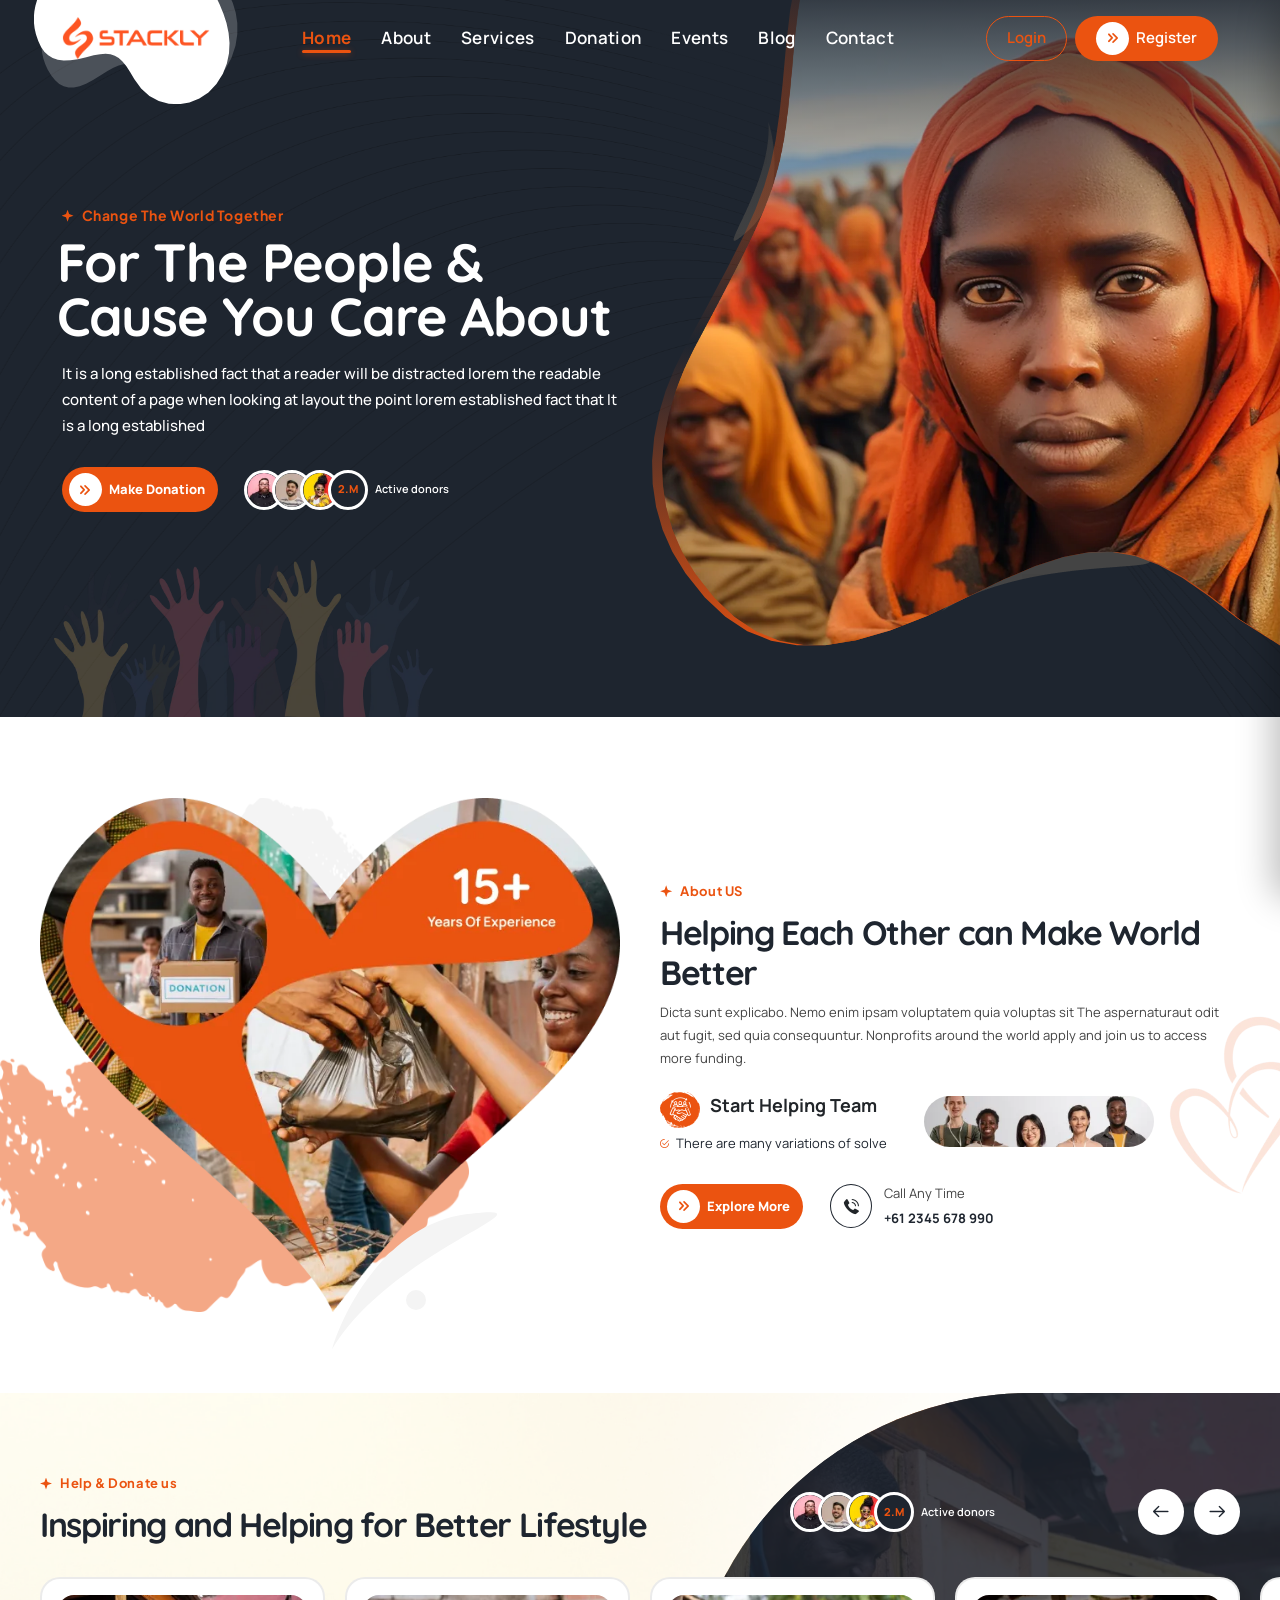
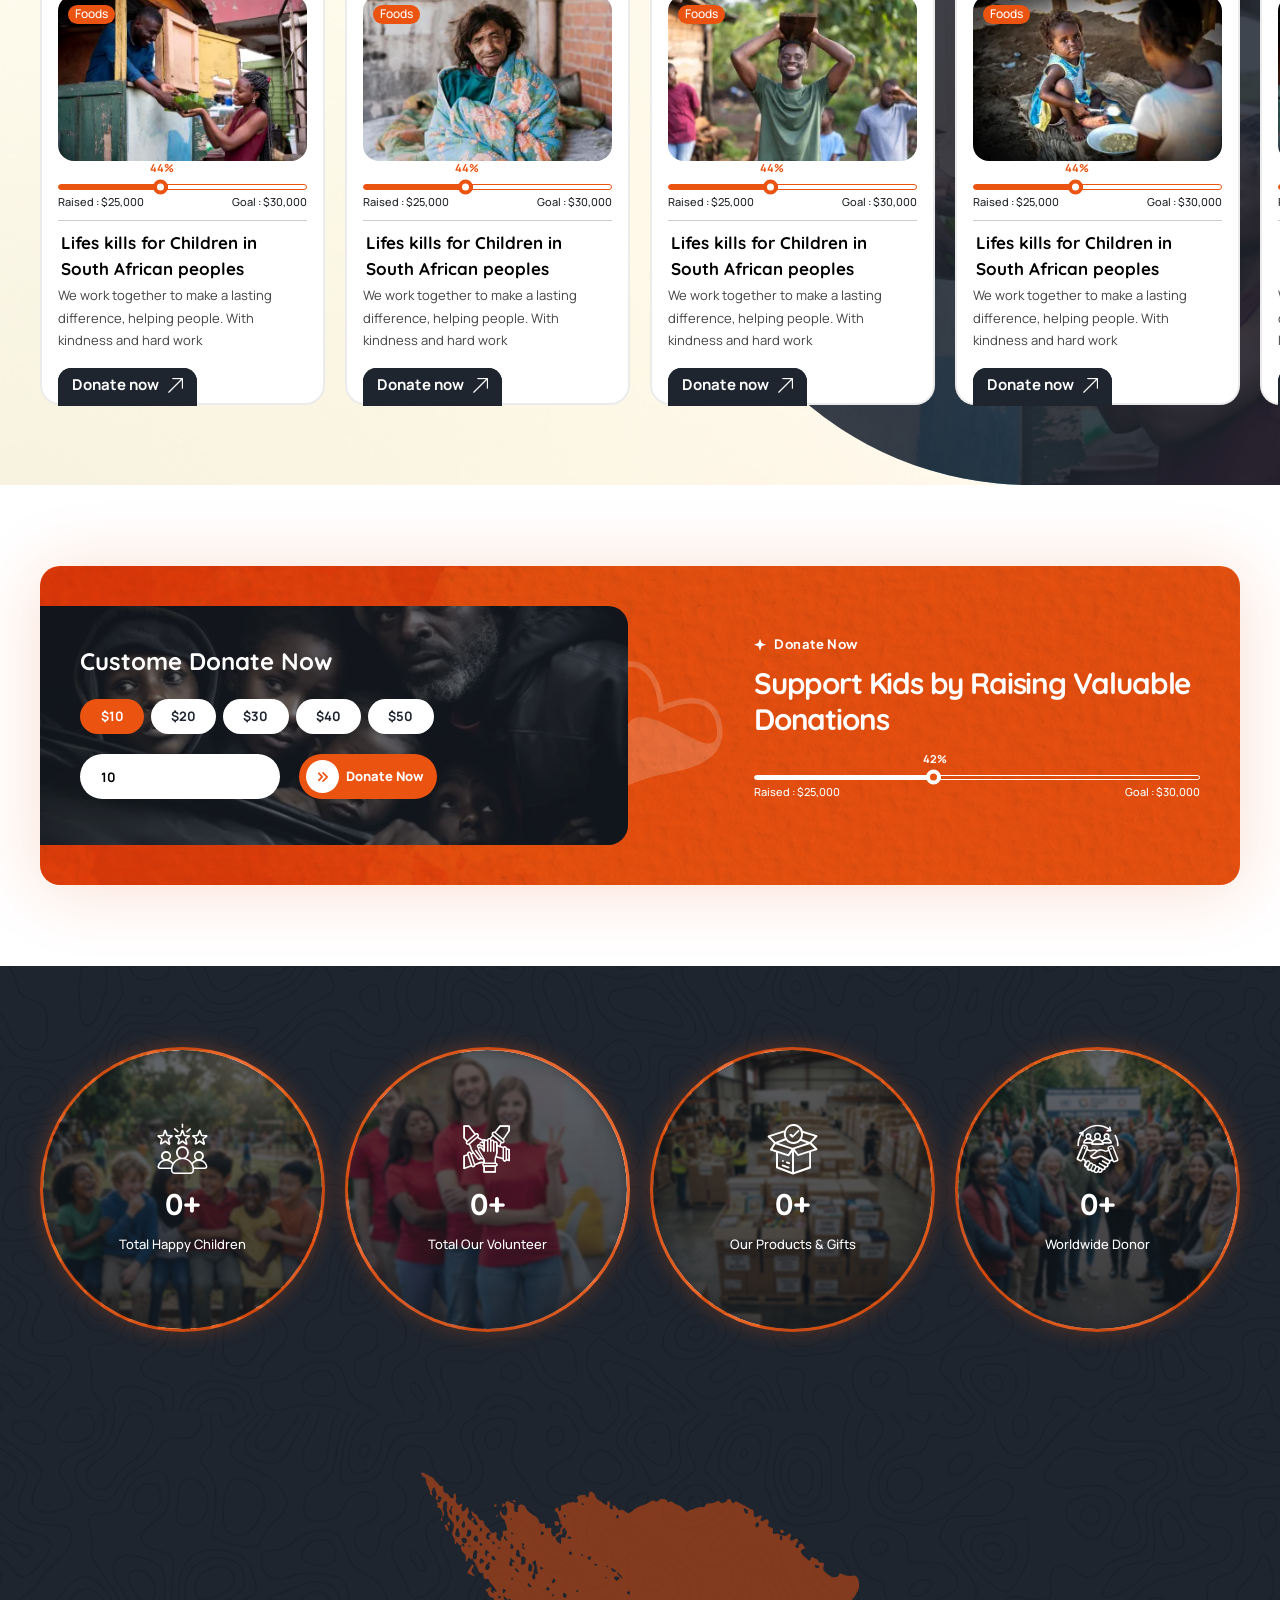
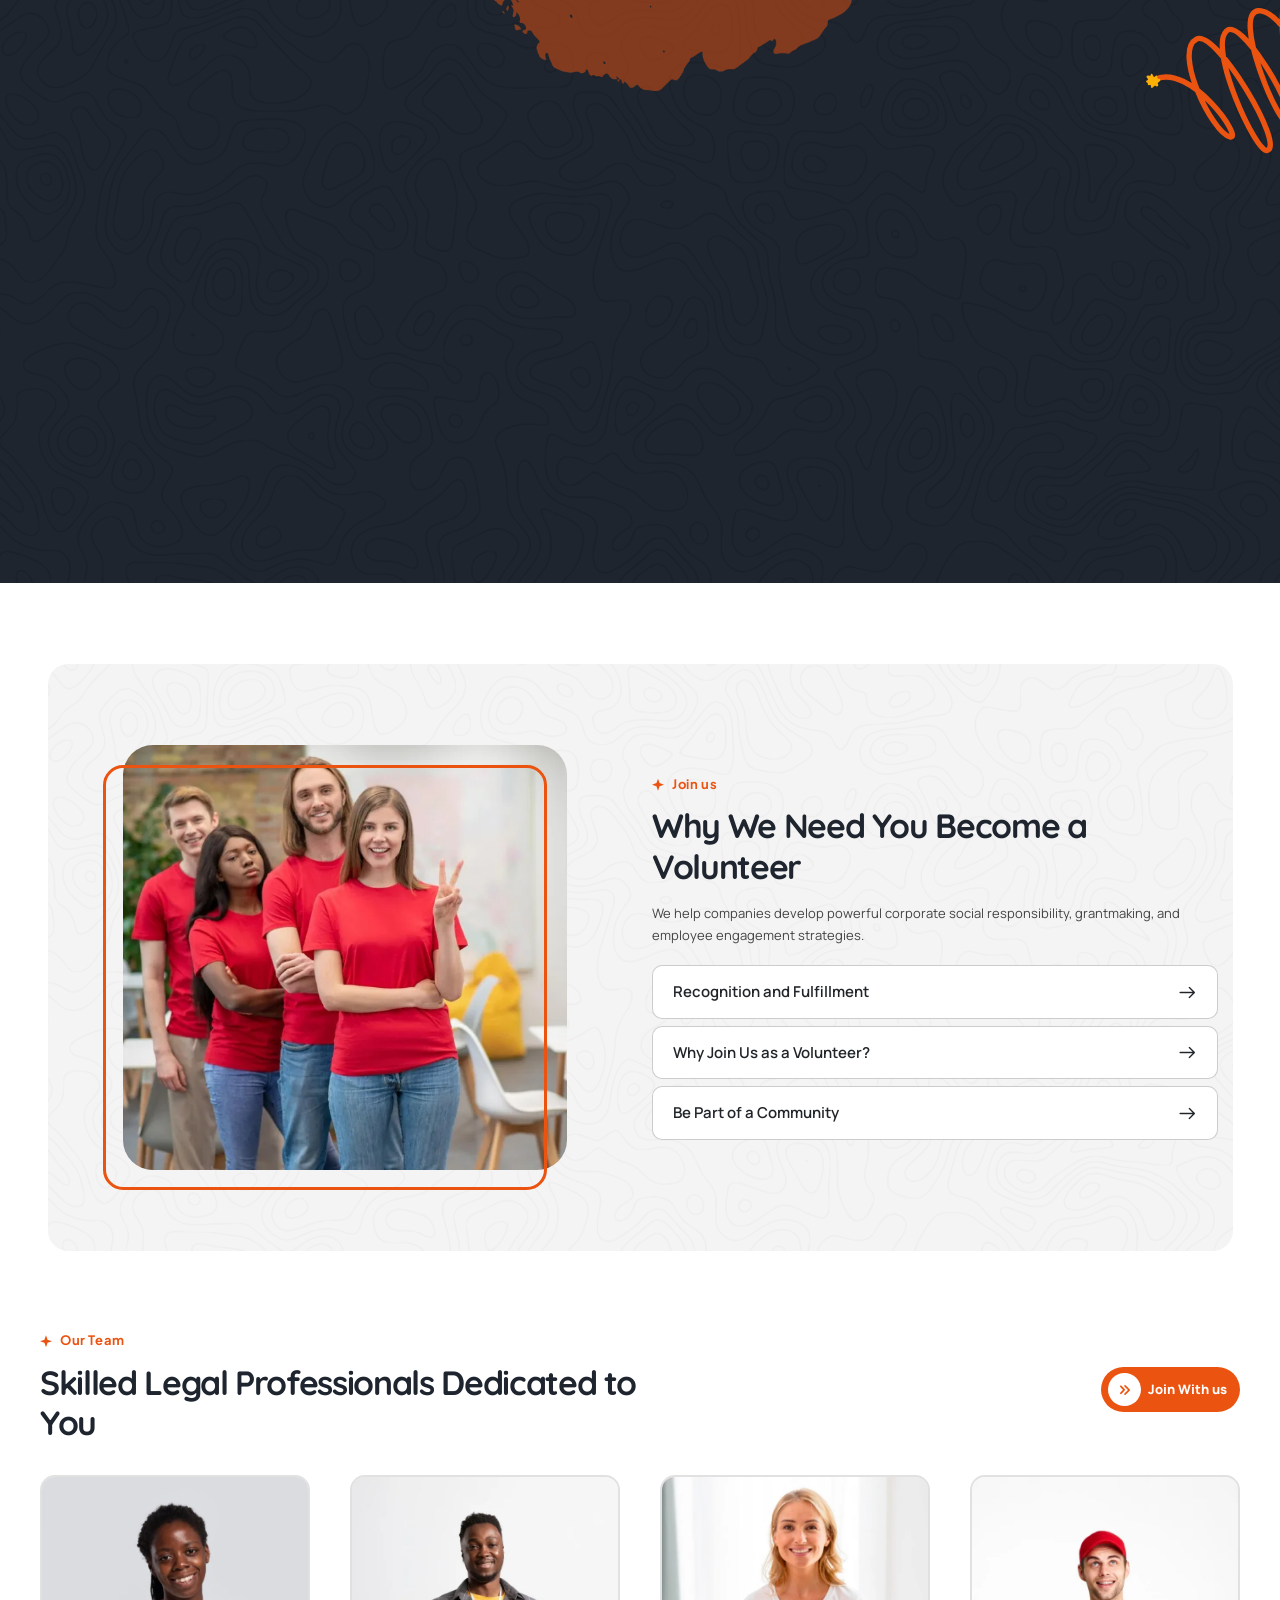
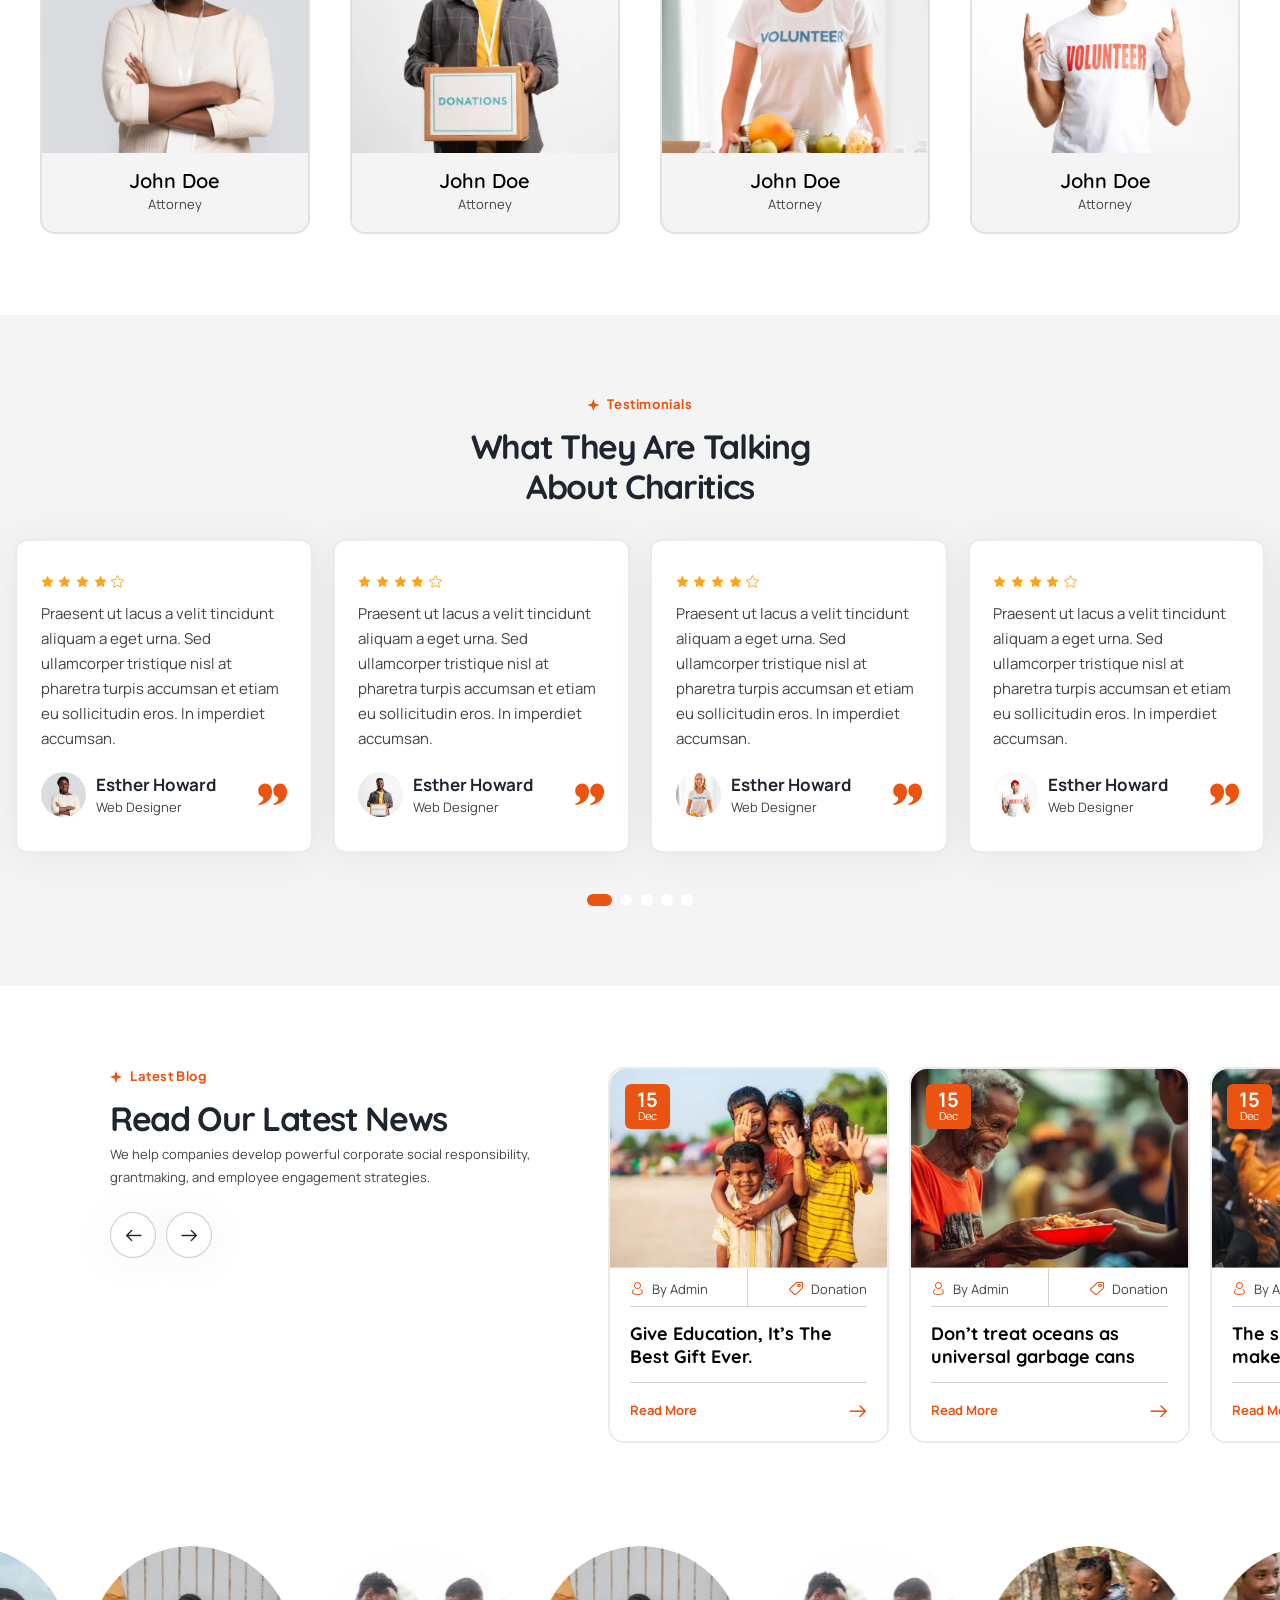
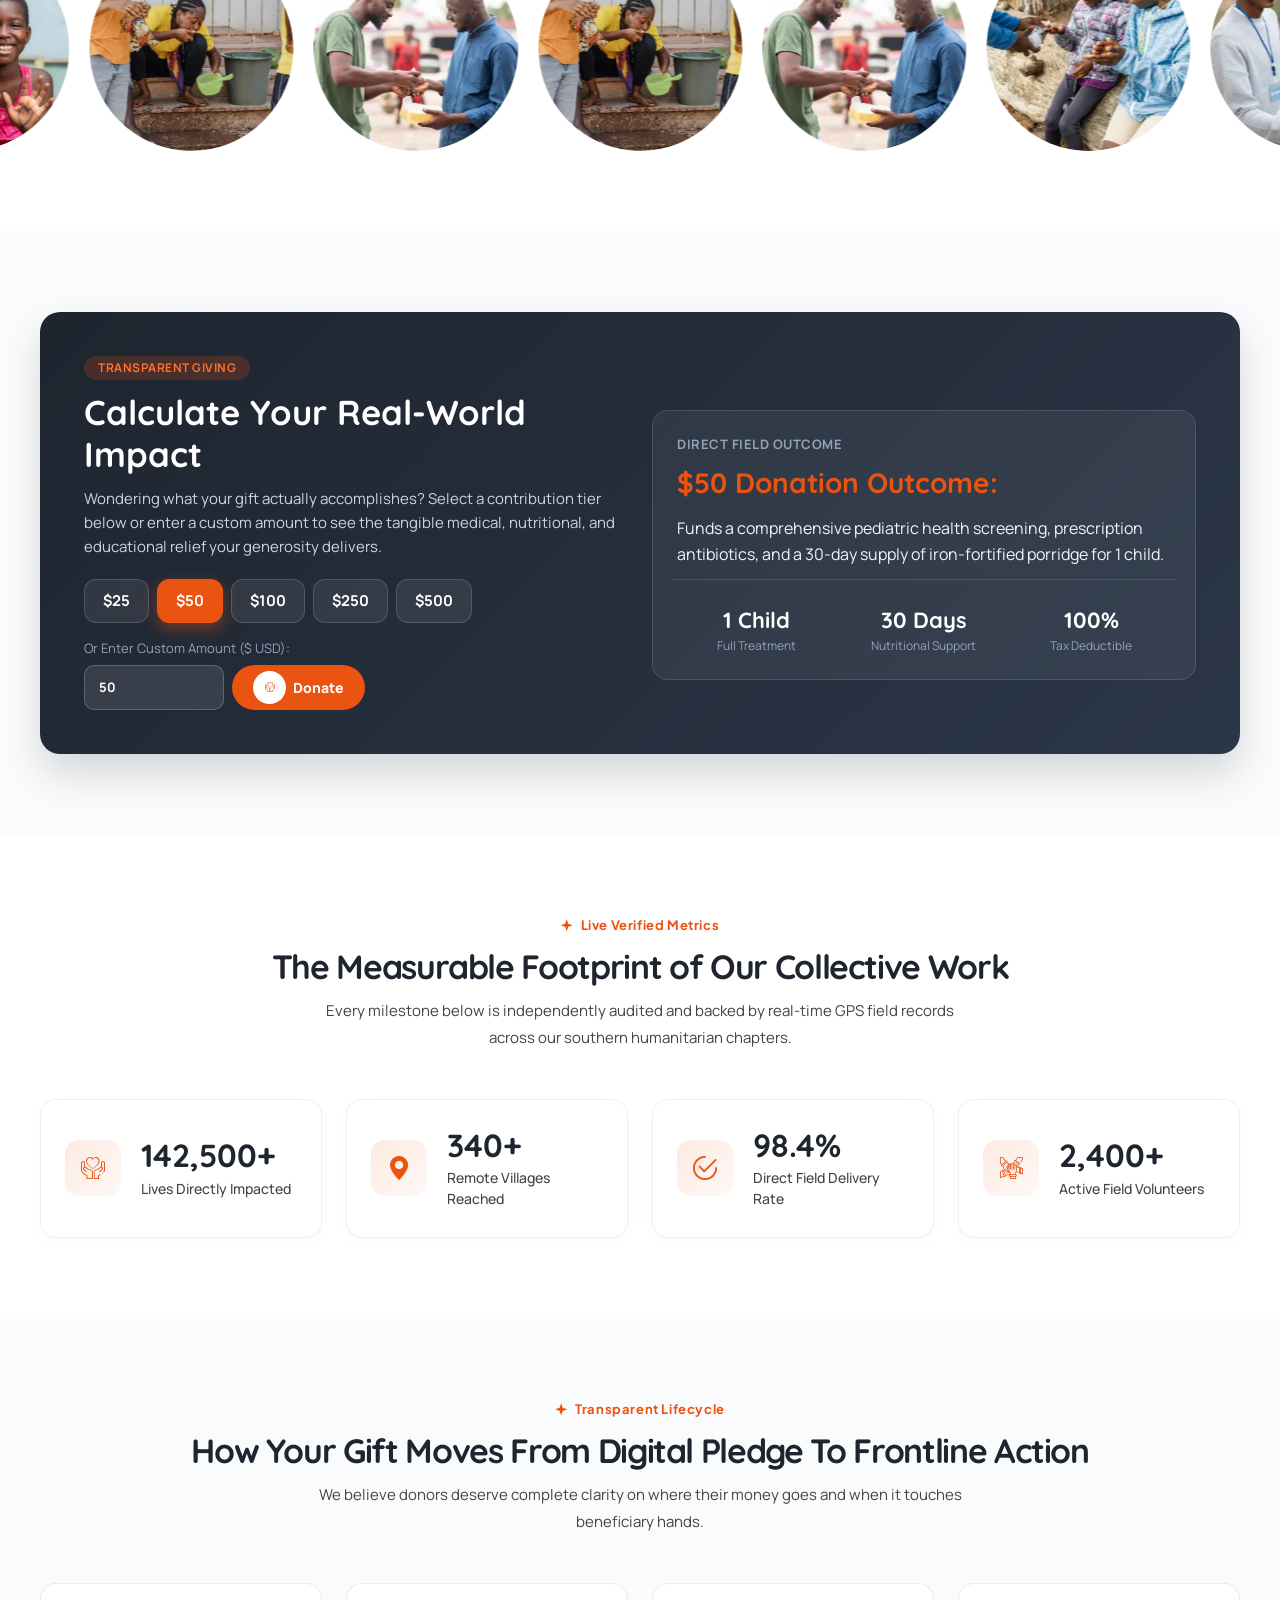
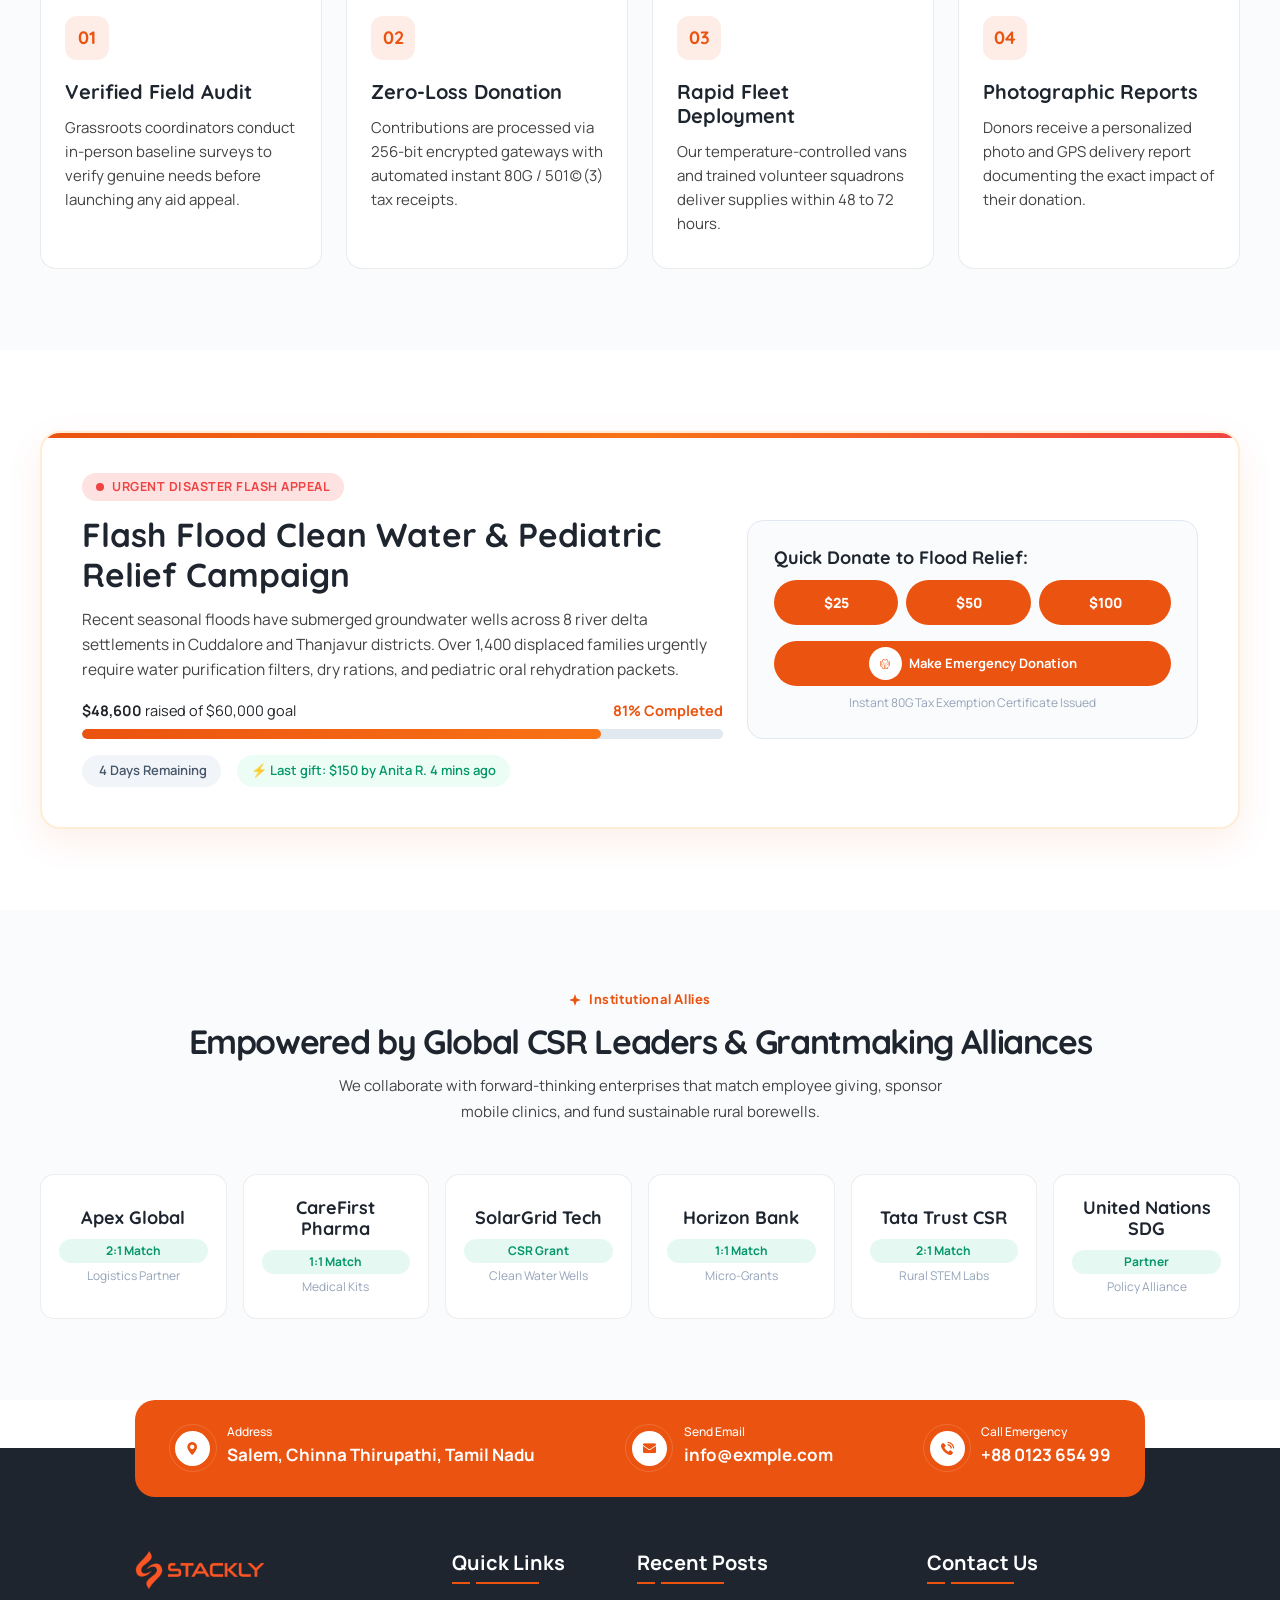
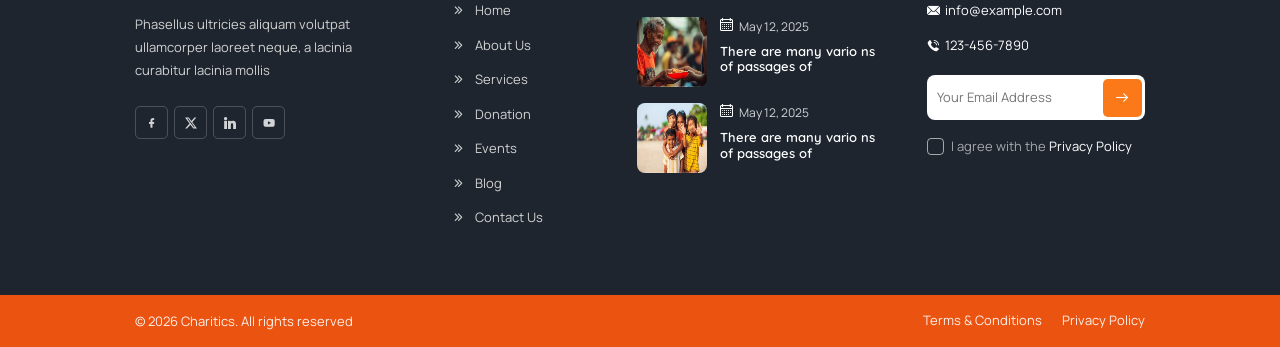
<file: index.html>
<!DOCTYPE html><html lang="en"><head>
    <meta charset="utf-8">
    <meta name="viewport" content="width=device-width, initial-scale=1.0">
    <title>Charitics - NGO &amp; Non Profit HTML Template</title>

    <!-- libraries CSS -->
    <link rel="stylesheet" href="css/flaticon_charitics.css">
    <link rel="stylesheet" href="css/bootstrap.min.css">
    <link rel="stylesheet" href="css/splide.min.css">
    <link rel="stylesheet" href="css/swiper-bundle.min.css">
    <link rel="stylesheet" href="css/slimselect.css">
    <link rel="stylesheet" href="css/animate.min.css">
    <link rel="stylesheet" href="css/flatpickr.min.css">

    <!-- custom CSS -->
    <link rel="stylesheet" href="css/style.css">
    <link rel="stylesheet" href="css/sub-pages.css">
</head>

<body>
    <div class="preloader" id="preloader">
        <div class="loader"></div>
    </div>

    <!-- SIDEBAR SECTION START -->
    <div class="ul-sidebar">
        <!-- header -->
        <div class="ul-sidebar-header">
            <div class="ul-sidebar-header-logo">
                <a href="index.html">
                    <img src="images/logo-stackly-orange.webp" alt="Stackly Logo" class="logo">
                </a>
            </div>
            <!-- sidebar closer -->
            <button class="ul-sidebar-closer"><i class="flaticon-close"></i></button>
        </div>

        <div class="ul-sidebar-header-nav-wrapper d-block d-lg-none"></div>

        <div class="ul-sidebar-auth px-3 pb-3 d-lg-none">
            <div class="d-flex gap-2">
                <a href="login.html" class="ul-btn w-50 justify-content-center" style="background: transparent; color: #1e252f; border: 1.5px solid #1e252f; font-size: 14px;">Login</a>
                <a href="register.html" class="ul-btn w-50 justify-content-center" style="font-size: 14px;">Register</a>
            </div>
        </div>


        <!-- sidebar footer -->
        <div class="ul-sidebar-footer">
            <span class="ul-sidebar-footer-title">Follow us</span>

            <div class="ul-sidebar-footer-social">
                <a href="404.html"><i class="flaticon-facebook"></i></a>
                <a href="404.html" aria-label="X (Twitter)"><svg xmlns="http://www.w3.org/2000/svg" width="14" height="14" fill="currentColor" viewBox="0 0 16 16"><path d="M12.6.75h2.454l-5.36 6.142L16 15.25h-4.937l-3.867-5.07-4.425 5.07H.316l5.733-6.57L0 .75h5.063l3.495 4.633L12.601.75Zm-.86 13.028h1.36L4.323 2.145H2.865z"/></svg></a>
                <a href="404.html"><i class="flaticon-instagram"></i></a>
                <a href="404.html"><i class="flaticon-youtube"></i></a>
            </div>
        </div>
    </div>
    <!-- SIDEBAR SECTION END -->

    <!-- SEARCH MODAL SECTION START -->
    <div class="ul-search-form-wrapper flex-grow-1 flex-shrink-0">
        <button class="ul-search-closer"><i class="flaticon-close"></i></button>

        <form action="#" class="ul-search-form">
            <div class="ul-search-form-right">
                <input type="search" name="search" id="ul-search" placeholder="Search Here">
                <button type="submit"><span class="icon"><i class="flaticon-search"></i></span></button>
            </div>
        </form>
    </div>
    <!-- SEARCH MODAL SECTION END -->

    <!-- HEADER SECTION START -->
    <header class="ul-header">
        <div class="ul-header-bottom to-be-sticky">
            <div class="ul-header-bottom-wrapper ul-header-container">
                <div class="logo-container">
                    <a href="index.html" class="d-inline-block"><img src="images/logo-stackly-orange.webp" alt="Stackly Logo" class="logo"></a>
                </div>

                <!-- header nav -->
                <div class="ul-header-nav-wrapper">
                    <div class="to-go-to-sidebar-in-mobile">
                        <nav class="ul-header-nav">
                            <a href="index.html" class="active">Home</a>
                            <a href="about.html">About</a>     
                            <a href="services.html">Services</a>
                            <a href="donations.html">Donation</a>
                            <a href="events.html">Events</a>
                            <a href="blog.html">Blog</a>
                            <a href="contact.html">Contact</a>
                        </nav>
                    </div>
                </div>

                <!-- actions -->
                <div class="ul-header-actions">
                                        <div class="ul-header-auth d-sm-inline-flex d-none align-items-center gap-2">
                        <a href="login.html" class="ul-btn ul-btn-login">Login</a>
                        <a href="register.html" class="ul-btn ul-btn-register" style="padding: 9px 16px; font-size: 14px;"><i class="flaticon-fast-forward-double-right-arrows-symbol"></i> Register</a>
                    </div>
                    <button class="ul-header-sidebar-opener d-lg-none d-inline-flex"><i class="flaticon-menu"></i></button>
                </div>
            </div>
        </div>
    </header>
    <!-- HEADER SECTION END -->


    <main class="overflow-hidden">
        <!-- BANNER SECTION START -->
        <section class="ul-banner">
            <div class="ul-banner-container">
                <div class="row gy-4 row-cols-lg-2 row-cols-1 align-items-center flex-column-reverse flex-lg-row">
                    <!-- banner text -->
                    <div class="col">
                        <div class="ul-banner-txt">
                            <div class="wow animate__fadeInUp">
                                <span class="ul-banner-sub-title ul-section-sub-title">Change The World Together</span>
                                <h1 class="ul-banner-title">For The People &amp; Cause You Care About</h1>
                                <p class="ul-banner-descr">It is a long established fact that a reader will be distracted lorem the readable content of a page when looking at layout the point lorem established fact that It is a long established</p>
                                <div class="ul-banner-btns">
                                    <a href="404.html" class="ul-btn"><i class="flaticon-fast-forward-double-right-arrows-symbol"></i> Make Donation</a>

                                    <div class="ul-banner-stat">
                                        <div class="imgs">
                                            <img src="images/user-1.webp" alt="Person">
                                            <img src="images/user-3.webp" alt="Person">
                                            <img src="images/user-2.webp" alt="Person">
                                            <span class="number">2.M</span>
                                        </div>
                                        <span class="txt">Active donors</span>
                                    </div>
                                </div>
                            </div>

                            <img src="images/vector-img.webp" alt="Vector" class="ul-banner-txt-vector">
                        </div>
                    </div>

                    <!-- img -->
                    <div class="col align-self-start">
                        <div class="ul-banner-img">
                            <div class="img-wrapper">
                                <img src="images/banner-img.webp" alt="Banner Image">
                                <!-- <div class="ul-banner-video-btn">
                                    <a href=""></a>
                                </div> -->
                            </div>
                            <div class="ul-banner-img-vectors">
                                <img src="images/banner-img-vector-1.webp" alt="vector" class="vector-1 wow animate__fadeInRight">
                                <img src="images/banner-img-vector-2.webp" alt="vector" class="vector-2 wow animate__fadeInDown">
                            </div>
                        </div>
                    </div>
                </div>
            </div>
        </section>
        <!-- BANNER SECTION END -->


        <!-- ABOUT SECTION START -->
        <section class="ul-about ul-section-spacing wow animate__fadeInUp">
            <div class="ul-container">
                <div class="row row-cols-md-2 row-cols-1 align-items-center gy-4 ul-about-row">
                    <div class="col">
                        <div class="ul-about-imgs">
                            <div class="img-wrapper">
                                <img src="images/about-img.webp" alt="Image">
                            </div>
                            <div class="ul-about-imgs-vectors">
                                <img src="images/about-img-vector-1.svg" alt="Image" class="vector-1">
                                <img src="images/about-img-vector-2.svg" alt="Image" class="vector-2">
                            </div>
                        </div>
                    </div>

                    <!-- txt -->
                    <div class="col">
                        <div class="ul-about-txt">
                            <span class="ul-section-sub-title ul-section-sub-title--2">About US</span>
                            <h2 class="ul-section-title">Helping Each Other can Make World Better</h2>
                            <p class="ul-section-descr">Dicta sunt explicabo. Nemo enim ipsam voluptatem quia voluptas sit The aspernaturaut odit aut fugit, sed quia consequuntur. Nonprofits around the world apply and join us to access more funding.</p>

                            <div class="ul-about-block">
                                <div class="block-left">
                                    <div class="block-heading">
                                        <div class="icon"><i class="flaticon-relationship"></i></div>
                                        <h3 class="block-title">Start Helping Team</h3>
                                    </div>

                                    <ul class="block-list">
                                        <li>There are many variations of solve</li>
                                    </ul>
                                </div>
                                <div class="block-right"><img src="images/about-block-img.webp" alt="Image"></div>
                            </div>

                            <div class="ul-about-bottom">
                                <a href="404.html" class="ul-btn"><i class="flaticon-fast-forward-double-right-arrows-symbol"></i> Explore More</a>

                                <div class="ul-about-call">
                                    <div class="icon"><i class="flaticon-telephone-call"></i></div>
                                    <div class="txt">
                                        <span class="call-title">Call Any Time</span>
                                        <a href="tel:+612345678990">+61 2345 678 990</a>
                                    </div>
                                </div>
                            </div>
                        </div>
                    </div>
                </div>
            </div>

            <!-- vector -->
            <div class="ul-about-vectors">
                <img src="images/about-vector-1.webp" alt="vector" class="vector-1">
            </div>
        </section>
        <!-- ABOUT SECTION END -->


        <!-- DONTATIONS SECTION START -->
        <section class="ul-donations ul-section-spacing overflow-hidden">
            <!-- heading -->
            <div class="ul-container">
                <div class="ul-section-heading ul-donations-heading justify-content-between text-center">
                    <div class="left">
                        <span class="ul-section-sub-title"><span class="txt">Help &amp; Donate us</span></span>
                        <h2 class="ul-section-title">Inspiring and Helping for Better&nbsp;Lifestyle</h2>
                    </div>

                    <div class="flex-shrink-0">
                        <div class="ul-banner-stat">
                            <div class="imgs">
                                <img src="images/user-1.webp" alt="Person">
                                <img src="images/user-3.webp" alt="Person">
                                <img src="images/user-2.webp" alt="Person">
                                <span class="number">2.M</span>
                            </div>
                            <span class="txt text-white">Active donors</span>
                        </div>
                    </div>
                    <div class="ul-slider-nav ul-donations-slider-nav">
                        <button class="prev"><i class="flaticon-back"></i></button>
                        <button class="next"><i class="flaticon-next"></i></button>
                    </div>
                </div>
            </div>

            <!-- DONTATIONS slider -->
            <div class="ul-container wow animate__fadeInUp">
                <div class="ul-donations-slider swiper overflow-visible">
                    <div class="swiper-wrapper">
                        <!-- single item -->
                        <div class="swiper-slide">
                            <div class="ul-donation">
                                <div class="ul-donation-img">
                                    <img src="images/donation-1.webp" alt="donation Image">
                                    <span class="tag">Foods</span>
                                </div>
                                <div class="ul-donation-txt">
                                    <div class="ul-donation-progress">
                                        <div class="donation-progress-container ul-progress-container">
                                            <div class="donation-progressbar ul-progressbar" data-ul-progress-value="55">
                                                <div class="donation-progress-label ul-progress-label"></div>
                                            </div>
                                        </div>
                                        <div class="ul-donation-progress-labels">
                                            <span class="ul-donation-progress-label">Raised : $25,000</span>
                                            <span class="ul-donation-progress-label">Goal : $30,000</span>
                                        </div>
                                    </div>
                                    <a href="404.html" class="ul-donation-title">Lifes kills for Children in South African peoples</a>
                                    <p class="ul-donation-descr">We work together to make a lasting difference, helping people. With kindness and hard work</p>
                                    <a href="404.html" class="ul-donation-btn">Donate now <i class="flaticon-up-right-arrow"></i></a>
                                </div>
                            </div>
                        </div>

                        <!-- single item -->
                        <div class="swiper-slide">
                            <div class="ul-donation">
                                <div class="ul-donation-img">
                                    <img src="images/donation-2.webp" alt="donation Image">
                                    <span class="tag">Foods</span>
                                </div>
                                <div class="ul-donation-txt">
                                    <div class="ul-donation-progress">
                                        <div class="donation-progress-container ul-progress-container">
                                            <div class="donation-progressbar ul-progressbar" data-ul-progress-value="95">
                                                <div class="donation-progress-label ul-progress-label"></div>
                                            </div>
                                        </div>
                                        <div class="ul-donation-progress-labels">
                                            <span class="ul-donation-progress-label">Raised : $25,000</span>
                                            <span class="ul-donation-progress-label">Goal : $30,000</span>
                                        </div>
                                    </div>
                                    <a href="404.html" class="ul-donation-title">Lifes kills for Children in South African peoples</a>
                                    <p class="ul-donation-descr">We work together to make a lasting difference, helping people. With kindness and hard work</p>
                                    <a href="404.html" class="ul-donation-btn">Donate now <i class="flaticon-up-right-arrow"></i></a>
                                </div>
                            </div>
                        </div>

                        <!-- single item -->
                        <div class="swiper-slide">
                            <div class="ul-donation">
                                <div class="ul-donation-img">
                                    <img src="images/donation-3.webp" alt="donation Image">
                                    <span class="tag">Foods</span>
                                </div>
                                <div class="ul-donation-txt">
                                    <div class="ul-donation-progress">
                                        <div class="donation-progress-container ul-progress-container">
                                            <div class="donation-progressbar ul-progressbar" data-ul-progress-value="50">
                                                <div class="donation-progress-label ul-progress-label"></div>
                                            </div>
                                        </div>
                                        <div class="ul-donation-progress-labels">
                                            <span class="ul-donation-progress-label">Raised : $25,000</span>
                                            <span class="ul-donation-progress-label">Goal : $30,000</span>
                                        </div>
                                    </div>
                                    <a href="404.html" class="ul-donation-title">Lifes kills for Children in South African peoples</a>
                                    <p class="ul-donation-descr">We work together to make a lasting difference, helping people. With kindness and hard work</p>
                                    <a href="404.html" class="ul-donation-btn">Donate now <i class="flaticon-up-right-arrow"></i></a>
                                </div>
                            </div>
                        </div>

                        <!-- single item -->
                        <div class="swiper-slide">
                            <div class="ul-donation">
                                <div class="ul-donation-img">
                                    <img src="images/donation-4.webp" alt="donation Image">
                                    <span class="tag">Foods</span>
                                </div>
                                <div class="ul-donation-txt">
                                    <div class="ul-donation-progress">
                                        <div class="donation-progress-container ul-progress-container">
                                            <div class="donation-progressbar ul-progressbar" data-ul-progress-value="64">
                                                <div class="donation-progress-label ul-progress-label"></div>
                                            </div>
                                        </div>
                                        <div class="ul-donation-progress-labels">
                                            <span class="ul-donation-progress-label">Raised : $25,000</span>
                                            <span class="ul-donation-progress-label">Goal : $30,000</span>
                                        </div>
                                    </div>
                                    <a href="404.html" class="ul-donation-title">Lifes kills for Children in South African peoples</a>
                                    <p class="ul-donation-descr">We work together to make a lasting difference, helping people. With kindness and hard work</p>
                                    <a href="404.html" class="ul-donation-btn">Donate now <i class="flaticon-up-right-arrow"></i></a>
                                </div>
                            </div>
                        </div>

                        <!-- single item -->
                        <div class="swiper-slide">
                            <div class="ul-donation">
                                <div class="ul-donation-img">
                                    <img src="images/donation-1.webp" alt="donation Image">
                                    <span class="tag">Foods</span>
                                </div>
                                <div class="ul-donation-txt">
                                    <div class="ul-donation-progress">
                                        <div class="donation-progress-container ul-progress-container">
                                            <div class="donation-progressbar ul-progressbar" data-ul-progress-value="80">
                                                <div class="donation-progress-label ul-progress-label"></div>
                                            </div>
                                        </div>
                                        <div class="ul-donation-progress-labels">
                                            <span class="ul-donation-progress-label">Raised : $25,000</span>
                                            <span class="ul-donation-progress-label">Goal : $30,000</span>
                                        </div>
                                    </div>
                                    <a href="404.html" class="ul-donation-title">Lifes kills for Children in South African peoples</a>
                                    <p class="ul-donation-descr">We work together to make a lasting difference, helping people. With kindness and hard work</p>
                                    <a href="404.html" class="ul-donation-btn">Donate now <i class="flaticon-up-right-arrow"></i></a>
                                </div>
                            </div>
                        </div>

                        <!-- single item -->
                        <div class="swiper-slide">
                            <div class="ul-donation">
                                <div class="ul-donation-img">
                                    <img src="images/donation-2.webp" alt="donation Image">
                                    <span class="tag">Foods</span>
                                </div>
                                <div class="ul-donation-txt">
                                    <div class="ul-donation-progress">
                                        <div class="donation-progress-container ul-progress-container">
                                            <div class="donation-progressbar ul-progressbar" data-ul-progress-value="95">
                                                <div class="donation-progress-label ul-progress-label"></div>
                                            </div>
                                        </div>
                                        <div class="ul-donation-progress-labels">
                                            <span class="ul-donation-progress-label">Raised : $25,000</span>
                                            <span class="ul-donation-progress-label">Goal : $30,000</span>
                                        </div>
                                    </div>
                                    <a href="404.html" class="ul-donation-title">Lifes kills for Children in South African peoples</a>
                                    <p class="ul-donation-descr">We work together to make a lasting difference, helping people. With kindness and hard work</p>
                                    <a href="404.html" class="ul-donation-btn">Donate now <i class="flaticon-up-right-arrow"></i></a>
                                </div>
                            </div>
                        </div>

                        <!-- single item -->
                        <div class="swiper-slide">
                            <div class="ul-donation">
                                <div class="ul-donation-img">
                                    <img src="images/donation-3.webp" alt="donation Image">
                                    <span class="tag">Foods</span>
                                </div>
                                <div class="ul-donation-txt">
                                    <div class="ul-donation-progress">
                                        <div class="donation-progress-container ul-progress-container">
                                            <div class="donation-progressbar ul-progressbar" data-ul-progress-value="50">
                                                <div class="donation-progress-label ul-progress-label"></div>
                                            </div>
                                        </div>
                                        <div class="ul-donation-progress-labels">
                                            <span class="ul-donation-progress-label">Raised : $25,000</span>
                                            <span class="ul-donation-progress-label">Goal : $30,000</span>
                                        </div>
                                    </div>
                                    <a href="404.html" class="ul-donation-title">Lifes kills for Children in South African peoples</a>
                                    <p class="ul-donation-descr">We work together to make a lasting difference, helping people. With kindness and hard work</p>
                                    <a href="404.html" class="ul-donation-btn">Donate now <i class="flaticon-up-right-arrow"></i></a>
                                </div>
                            </div>
                        </div>

                        <!-- single item -->
                        <div class="swiper-slide">
                            <div class="ul-donation">
                                <div class="ul-donation-img">
                                    <img src="images/donation-4.webp" alt="donation Image">
                                    <span class="tag">Foods</span>
                                </div>
                                <div class="ul-donation-txt">
                                    <div class="ul-donation-progress">
                                        <div class="donation-progress-container ul-progress-container">
                                            <div class="donation-progressbar ul-progressbar" data-ul-progress-value="64">
                                                <div class="donation-progress-label ul-progress-label"></div>
                                            </div>
                                        </div>
                                        <div class="ul-donation-progress-labels">
                                            <span class="ul-donation-progress-label">Raised : $25,000</span>
                                            <span class="ul-donation-progress-label">Goal : $30,000</span>
                                        </div>
                                    </div>
                                    <a href="404.html" class="ul-donation-title">Lifes kills for Children in South African peoples</a>
                                    <p class="ul-donation-descr">We work together to make a lasting difference, helping people. With kindness and hard work</p>
                                    <a href="404.html" class="ul-donation-btn">Donate now <i class="flaticon-up-right-arrow"></i></a>
                                </div>
                            </div>
                        </div>
                    </div>

                    <div class="ul-dontations-slider-pagination d-none"></div>
                </div>
            </div>
        </section>
        <!-- DONTATIONS SECTION END -->
        <!-- DONATE SECTION START -->
        <div class="ul-section-spacing">
            <div class="ul-container">
                <div class="ul-donate-form-section">
                    <div class="row justify-content-between align-items-center">
                        <!-- donate form -->
                        <div class="col-lg-6 position-relative">
                            <div class="ul-donate-form-wrapper">
                                <h3 class="ul-donate-form-title">Custome Donate Now</h3>
                                <form action="404.html" class="ul-donate-form">
                                    <div>
                                        <input type="radio" name="donate-amount" id="donate-amount-1" checked="" hidden="">
                                        <label for="donate-amount-1" class="ul-donate-form-label">$10</label>
                                    </div>

                                    <div>
                                        <input type="radio" name="donate-amount" id="donate-amount-2" hidden="">
                                        <label for="donate-amount-2" class="ul-donate-form-label">$20</label>
                                    </div>

                                    <div>
                                        <input type="radio" name="donate-amount" id="donate-amount-3" hidden="">
                                        <label for="donate-amount-3" class="ul-donate-form-label">$30</label>
                                    </div>

                                    <div>
                                        <input type="radio" name="donate-amount" id="donate-amount-4" hidden="">
                                        <label for="donate-amount-4" class="ul-donate-form-label">$40</label>
                                    </div>

                                    <div>
                                        <input type="radio" name="donate-amount" id="donate-amount-5" hidden="">
                                        <label for="donate-amount-5" class="ul-donate-form-label">$50</label>
                                    </div>

                                    <div class="custom-amount-wrapper">
                                        <input type="radio" name="donate-amount" id="custom-amount">
                                        <label for="donate-amount-custom" class="ul-donate-form-label">
                                            <input type="number" name="custom-amount" id="donate-amount-custom" placeholder="Custom Amount" class="ul-donate-form-custom-input">
                                        </label>
                                    </div>

                                    <div>
                                        <button type="submit" class="ul-btn"><i class="flaticon-fast-forward-double-right-arrows-symbol"></i> Donate Now</button>
                                    </div>
                                </form>
                            </div>
                            <img src="images/donate-form-vector.svg" alt="vector" class="ul-donate-form-vector">
                        </div>
                        <!-- donate form  -->
                        <div class="col-xl-5 col-lg-6">
                            <div class="ul-donate-form-section-txt">
                                <span class="ul-section-sub-title text-white">Donate Now</span>
                                <h2 class="ul-section-title text-white">Support Kids by Raising Valuable Donations</h2>
                                <div class="ul-donation-progress">
                                    <div class="donation-progress-container ul-progress-container">
                                        <div class="donation-progressbar ul-progressbar" data-ul-progress-value="64">
                                            <div class="donation-progress-label ul-progress-label"></div>
                                        </div>
                                    </div>
                                    <div class="ul-donation-progress-labels">
                                        <span class="ul-donation-progress-label">Raised : $25,000</span>
                                        <span class="ul-donation-progress-label">Goal : $30,000</span>
                                    </div>
                                </div>
                            </div>
                        </div>
                    </div>
                </div>
            </div>
        </div>
        <!-- DONATE SECTION END -->
        <!-- STATS SECTION START -->
        <div class="ul-stats ul-section-spacing">
            <div class="ul-container">
                <div class="ul-stats-wrapper wow animate__fadeInUp">
                    <div class="row row-cols-md-4 row-cols-sm-3 row-cols-2 row-cols-xxs-1 ul-bs-row justify-content-center">
                        <div class="col">
                            <div class="ul-stats-item stat-children">
                                <i class="flaticon-costumer"></i>
                                <span class="number" data-target="260" data-suffix="+">260+</span>
                                <span class="txt">Total Happy Children</span>
                            </div>
                        </div>

                        <div class="col">
                            <div class="ul-stats-item stat-volunteers">
                                <i class="flaticon-team"></i>
                                <span class="number" data-target="110" data-suffix="+">110+</span>
                                <span class="txt">Total Our Volunteer</span>
                            </div>
                        </div>

                        <div class="col">
                            <div class="ul-stats-item stat-gifts">
                                <i class="flaticon-package"></i>
                                <span class="number" data-target="190" data-suffix="+">190+</span>
                                <span class="txt">Our Products &amp; Gifts</span>
                            </div>
                        </div>

                        <div class="col">
                            <div class="ul-stats-item stat-donors">
                                <i class="flaticon-relationship"></i>
                                <span class="number" data-target="560" data-suffix="+">560+</span>
                                <span class="txt">Worldwide Donor</span>
                            </div>
                        </div>
                    </div>
                </div>
            </div>
        </div>
        <!-- STATS SECTION END -->


        <!-- EVENTS SECTION START -->
        <section class="ul-events ul-section-spacing pt-0">
            <div class="ul-container">
                <!-- heading -->
                <div class="ul-section-heading align-items-center wow animate__fadeInUp">
                    <div class="left">
                        <span class="ul-section-sub-title">Upcoming Events</span>
                        <h2 class="ul-section-title text-white">Charitics Information Of Event Schedule</h2>
                    </div>
                    <a href="404.html" class="ul-btn"><i class="flaticon-fast-forward-double-right-arrows-symbol"></i> Explore More</a>
                </div>

                <!-- events -->
                <div class="ul-events-wrapper">
                    <div class="row ul-bs-row row-cols-lg-2 row-cols-1">
                        <!-- single event -->
                        <div class="col wow animate__fadeInUp">
                            <div class="ul-event">
                                <div class="ul-event-img">
                                    <img src="images/event-img.webp" alt="Event Image">
                                    <span class="date">29 <span>July</span></span>
                                </div>
                                <div class="ul-event-txt">
                                    <h3 class="ul-event-title"><a href="404.html">Manager Disapproved of the Most Recent Work.</a></h3>
                                    <p class="ul-event-descr">Dicta sunt explicabo. Nemo enim ipsam voluptatem quia voluptas sit aspernaturaut</p>
                                    <div class="ul-event-info">
                                        <span class="ul-event-info-title">Venue</span>
                                        <p class="ul-event-info-descr">350 5th AveNew York, NY 118 United States</p>
                                    </div>
                                    <a href="404.html" class="ul-btn"><i class="flaticon-fast-forward-double-right-arrows-symbol"></i> Event Details</a>
                                </div>
                            </div>
                        </div>

                        <!-- single event -->
                        <div class="col wow animate__fadeInUp">
                            <div class="ul-event">
                                <div class="ul-event-img">
                                    <img src="images/blog-b-1.webp" alt="Event Image">
                                    <span class="date">29 <span>July</span></span>
                                </div>
                                <div class="ul-event-txt">
                                    <h3 class="ul-event-title"><a href="404.html">Manager Disapproved of the Most Recent Work.</a></h3>
                                    <p class="ul-event-descr">Dicta sunt explicabo. Nemo enim ipsam voluptatem quia voluptas sit aspernaturaut</p>
                                    <div class="ul-event-info">
                                        <span class="ul-event-info-title">Venue</span>
                                        <p class="ul-event-info-descr">350 5th AveNew York, NY 118 United States</p>
                                    </div>
                                    <a href="404.html" class="ul-btn"><i class="flaticon-fast-forward-double-right-arrows-symbol"></i> Event Details</a>
                                </div>
                            </div>
                        </div>

                        <!-- single event -->
                        <div class="col wow animate__fadeInUp">
                            <div class="ul-event">
                                <div class="ul-event-img">
                                    <img src="images/blog-2.webp" alt="Event Image">
                                    <span class="date">29 <span>July</span></span>
                                </div>
                                <div class="ul-event-txt">
                                    <h3 class="ul-event-title"><a href="404.html">Manager Disapproved of the Most Recent Work.</a></h3>
                                    <p class="ul-event-descr">Dicta sunt explicabo. Nemo enim ipsam voluptatem quia voluptas sit aspernaturaut</p>
                                    <div class="ul-event-info">
                                        <span class="ul-event-info-title">Venue</span>
                                        <p class="ul-event-info-descr">350 5th AveNew York, NY 118 United States</p>
                                    </div>
                                    <a href="404.html" class="ul-btn"><i class="flaticon-fast-forward-double-right-arrows-symbol"></i> Event Details</a>
                                </div>
                            </div>
                        </div>

                        <!-- single event -->
                        <div class="col wow animate__fadeInUp">
                            <div class="ul-event">
                                <div class="ul-event-img">
                                    <img src="images/blog-b-3.webp" alt="Event Image">
                                    <span class="date">29 <span>July</span></span>
                                </div>
                                <div class="ul-event-txt">
                                    <h3 class="ul-event-title"><a href="404.html">Manager Disapproved of the Most Recent Work.</a></h3>
                                    <p class="ul-event-descr">Dicta sunt explicabo. Nemo enim ipsam voluptatem quia voluptas sit aspernaturaut</p>
                                    <div class="ul-event-info">
                                        <span class="ul-event-info-title">Venue</span>
                                        <p class="ul-event-info-descr">350 5th AveNew York, NY 118 United States</p>
                                    </div>
                                    <a href="404.html" class="ul-btn"><i class="flaticon-fast-forward-double-right-arrows-symbol"></i> Event Details</a>
                                </div>
                            </div>
                        </div>
                    </div>
                </div>

            </div>
            <!-- vectors -->
            <div class="ul-events-vectors">
                <img src="images/events-vector-1.webp" alt="Events Image" class="vector-1">
                <img src="images/events-vector-2.svg" alt="Events Image" class="vector-2">
            </div>
        </section>
        <!-- EVENTS SECTION END -->


        <!-- WHY JOIN SECTION START -->
        <section class="ul-why-join ul-section-spacing">
            <div class="ul-why-join-wrapper ul-section-spacing">
                <div class="ul-container">
                    <div class="row row-cols-md-2 row-cols-1 gy-4 align-items-center">
                        <div class="col">
                            <div class="ul-why-join-img">
                                <img src="images/why-join.webp" alt="Image">
                            </div>
                        </div>

                        <!-- txt -->
                        <div class="col">
                            <div class="ul-why-join-txt">
                                <span class="ul-section-sub-title">Join us</span>
                                <h2 class="ul-section-title">Why We Need You Become a Volunteer</h2>
                                <p class="ul-section-descr">We help companies develop powerful corporate social responsibility, grantmaking, and employee engagement strategies.</p>

                                <div class="ul-accordion">
                                    <div class="ul-single-accordion-item">
                                        <div class="ul-single-accordion-item__header">
                                            <div class="left">
                                                <h3 class="ul-single-accordion-item__title">Recognition and Fulfillment</h3>
                                            </div>
                                            <span class="icon"><i class="flaticon-next"></i></span>
                                        </div>

                                        <div class="ul-single-accordion-item__body">
                                            <p>Aonsectetur adipiscing elit Aenean scelerisque augue vitae consequat Juisque eget congue velit in cursus leo sodales the turpis euismod quis sapien euismod quis sapien the. E-learning is suitable for students, professionals, and anyone interested.</p>
                                        </div>
                                    </div>

                                    <div class="ul-single-accordion-item">
                                        <div class="ul-single-accordion-item__header">
                                            <div class="left">
                                                <h3 class="ul-single-accordion-item__title">Why Join Us as a Volunteer?</h3>
                                            </div>
                                            <span class="icon"><i class="flaticon-next"></i></span>
                                        </div>

                                        <div class="ul-single-accordion-item__body">
                                            <p>Aonsectetur adipiscing elit Aenean scelerisque augue vitae consequat Juisque eget congue velit in cursus leo sodales the turpis euismod quis sapien euismod quis sapien the. E-learning is suitable for students, professionals, and anyone interested.</p>
                                        </div>
                                    </div>

                                    <div class="ul-single-accordion-item">
                                        <div class="ul-single-accordion-item__header">
                                            <div class="left">
                                                <h3 class="ul-single-accordion-item__title">Be Part of a Community</h3>
                                            </div>
                                            <span class="icon"><i class="flaticon-next"></i></span>
                                        </div>

                                        <div class="ul-single-accordion-item__body">
                                            <p>Aonsectetur adipiscing elit Aenean scelerisque augue vitae consequat Juisque eget congue velit in cursus leo sodales the turpis euismod quis sapien euismod quis sapien the. E-learning is suitable for students, professionals, and anyone interested.</p>
                                        </div>
                                    </div>
                                </div>
                            </div>
                        </div>
                    </div>
                </div>
            </div>
        </section>
        <!-- WHY JOIN SECTION END -->


        <!-- TEAM SECTION START -->
        <section class="ul-team ul-section-spacing pt-0">
            <div class="ul-container">
                <!-- Heading -->
                <div class="ul-section-heading justify-content-between">
                    <div class="left">
                        <span class="ul-section-sub-title">Our Team</span>
                        <h2 class="ul-section-title">Skilled Legal Professionals Dedicated to You</h2>
                    </div>
                    <div>
                        <a href="404.html" class="ul-btn"><i class="flaticon-fast-forward-double-right-arrows-symbol"></i> Join With us</a>
                    </div>
                </div>

                <div class="row row-cols-md-4 row-cols-sm-3 row-cols-2 row-cols-xxs-1 ul-team-row justify-content-center">
                    <!-- single member -->
                    <div class="col">
                        <div class="ul-team-member">
                            <div class="ul-team-member-img">
                                <img src="images/member-1.webp" alt="Team Member Image">
                                <div class="ul-team-member-socials">
                                    <a href="404.html"><i class="flaticon-facebook"></i></a>
                                    <a href="404.html"><i class="flaticon-twitter"></i></a>
                                    <a href="404.html"><i class="flaticon-linkedin-big-logo"></i></a>
                                    <a href="404.html"><i class="flaticon-instagram"></i></a>
                                </div>
                            </div>
                            <div class="ul-team-member-info">
                                <h3 class="ul-team-member-name"><a href="404.html">John Doe</a></h3>
                                <p class="ul-team-member-designation">Attorney</p>
                            </div>
                        </div>
                    </div>

                    <!-- single member -->
                    <div class="col">
                        <div class="ul-team-member">
                            <div class="ul-team-member-img">
                                <img src="images/member-2.webp" alt="Team Member Image">
                                <div class="ul-team-member-socials">
                                    <a href="404.html"><i class="flaticon-facebook"></i></a>
                                    <a href="404.html"><i class="flaticon-twitter"></i></a>
                                    <a href="404.html"><i class="flaticon-linkedin-big-logo"></i></a>
                                    <a href="404.html"><i class="flaticon-instagram"></i></a>
                                </div>
                            </div>
                            <div class="ul-team-member-info">
                                <h3 class="ul-team-member-name"><a href="404.html">John Doe</a></h3>
                                <p class="ul-team-member-designation">Attorney</p>
                            </div>
                        </div>
                    </div>

                    <!-- single member -->
                    <div class="col">
                        <div class="ul-team-member">
                            <div class="ul-team-member-img">
                                <img src="images/member-3.webp" alt="Team Member Image">
                                <div class="ul-team-member-socials">
                                    <a href="404.html"><i class="flaticon-facebook"></i></a>
                                    <a href="404.html"><i class="flaticon-twitter"></i></a>
                                    <a href="404.html"><i class="flaticon-linkedin-big-logo"></i></a>
                                    <a href="404.html"><i class="flaticon-instagram"></i></a>
                                </div>
                            </div>
                            <div class="ul-team-member-info">
                                <h3 class="ul-team-member-name"><a href="404.html">John Doe</a></h3>
                                <p class="ul-team-member-designation">Attorney</p>
                            </div>
                        </div>
                    </div>

                    <!-- single member -->
                    <div class="col">
                        <div class="ul-team-member">
                            <div class="ul-team-member-img">
                                <img src="images/member-4.webp" alt="Team Member Image">
                                <div class="ul-team-member-socials">
                                    <a href="404.html"><i class="flaticon-facebook"></i></a>
                                    <a href="404.html"><i class="flaticon-twitter"></i></a>
                                    <a href="404.html"><i class="flaticon-linkedin-big-logo"></i></a>
                                    <a href="404.html"><i class="flaticon-instagram"></i></a>
                                </div>
                            </div>
                            <div class="ul-team-member-info">
                                <h3 class="ul-team-member-name"><a href="404.html">John Doe</a></h3>
                                <p class="ul-team-member-designation">Attorney</p>
                            </div>
                        </div>
                    </div>
                </div>
            </div>
        </section>
        <!-- TEAM SECTION END -->


        <!-- TESTIMONIAL SECTION START -->
        <section class="ul-testimonial ul-section-spacing">
            <div class="ul-testimonial-container">
                <div class="ul-section-heading text-center">
                    <div>
                        <span class="ul-section-sub-title">Testimonials</span>
                        <h2 class="ul-section-title">What They Are Talking About Charitics</h2>
                    </div>
                </div>

                <div class="ul-testimonial-slider swiper">
                    <div class="swiper-wrapper">
                        <!-- single slide -->
                        <div class="swiper-slide">
                            <div class="ul-review">
                                <div class="ul-review-rating">
                                    <i class="flaticon-star"></i>
                                    <i class="flaticon-star"></i>
                                    <i class="flaticon-star"></i>
                                    <i class="flaticon-star"></i>
                                    <i class="flaticon-star-1"></i>
                                </div>
                                <p class="ul-review-descr">Praesent ut lacus a velit tincidunt aliquam a eget urna. Sed ullamcorper tristique nisl at pharetra turpis accumsan et etiam eu sollicitudin eros. In imperdiet accumsan.</p>
                                <div class="ul-review-bottom">
                                    <div class="ul-review-reviewer">
                                        <div class="reviewer-image"><img src="images/member-1.webp" alt="reviewer image"></div>
                                        <div>
                                            <h3 class="reviewer-name">Esther Howard</h3>
                                            <span class="reviewer-role">Web Designer</span>
                                        </div>
                                    </div>

                                    <!-- icon -->
                                    <div class="ul-review-icon"><i class="flaticon-left"></i></div>
                                </div>
                            </div>
                        </div>

                        <!-- single slide -->
                        <div class="swiper-slide">
                            <div class="ul-review">
                                <div class="ul-review-rating">
                                    <i class="flaticon-star"></i>
                                    <i class="flaticon-star"></i>
                                    <i class="flaticon-star"></i>
                                    <i class="flaticon-star"></i>
                                    <i class="flaticon-star-1"></i>
                                </div>
                                <p class="ul-review-descr">Praesent ut lacus a velit tincidunt aliquam a eget urna. Sed ullamcorper tristique nisl at pharetra turpis accumsan et etiam eu sollicitudin eros. In imperdiet accumsan.</p>
                                <div class="ul-review-bottom">
                                    <div class="ul-review-reviewer">
                                        <div class="reviewer-image"><img src="images/member-2.webp" alt="reviewer image"></div>
                                        <div>
                                            <h3 class="reviewer-name">Esther Howard</h3>
                                            <span class="reviewer-role">Web Designer</span>
                                        </div>
                                    </div>

                                    <!-- icon -->
                                    <div class="ul-review-icon"><i class="flaticon-left"></i></div>
                                </div>
                            </div>
                        </div>

                        <!-- single slide -->
                        <div class="swiper-slide">
                            <div class="ul-review">
                                <div class="ul-review-rating">
                                    <i class="flaticon-star"></i>
                                    <i class="flaticon-star"></i>
                                    <i class="flaticon-star"></i>
                                    <i class="flaticon-star"></i>
                                    <i class="flaticon-star-1"></i>
                                </div>
                                <p class="ul-review-descr">Praesent ut lacus a velit tincidunt aliquam a eget urna. Sed ullamcorper tristique nisl at pharetra turpis accumsan et etiam eu sollicitudin eros. In imperdiet accumsan.</p>
                                <div class="ul-review-bottom">
                                    <div class="ul-review-reviewer">
                                        <div class="reviewer-image"><img src="images/member-3.webp" alt="reviewer image"></div>
                                        <div>
                                            <h3 class="reviewer-name">Esther Howard</h3>
                                            <span class="reviewer-role">Web Designer</span>
                                        </div>
                                    </div>

                                    <!-- icon -->
                                    <div class="ul-review-icon"><i class="flaticon-left"></i></div>
                                </div>
                            </div>
                        </div>

                        <!-- single slide -->
                        <div class="swiper-slide">
                            <div class="ul-review">
                                <div class="ul-review-rating">
                                    <i class="flaticon-star"></i>
                                    <i class="flaticon-star"></i>
                                    <i class="flaticon-star"></i>
                                    <i class="flaticon-star"></i>
                                    <i class="flaticon-star-1"></i>
                                </div>
                                <p class="ul-review-descr">Praesent ut lacus a velit tincidunt aliquam a eget urna. Sed ullamcorper tristique nisl at pharetra turpis accumsan et etiam eu sollicitudin eros. In imperdiet accumsan.</p>
                                <div class="ul-review-bottom">
                                    <div class="ul-review-reviewer">
                                        <div class="reviewer-image"><img src="images/member-4.webp" alt="reviewer image"></div>
                                        <div>
                                            <h3 class="reviewer-name">Esther Howard</h3>
                                            <span class="reviewer-role">Web Designer</span>
                                        </div>
                                    </div>

                                    <!-- icon -->
                                    <div class="ul-review-icon"><i class="flaticon-left"></i></div>
                                </div>
                            </div>
                        </div>

                        <!-- single slide -->
                        <div class="swiper-slide">
                            <div class="ul-review">
                                <div class="ul-review-rating">
                                    <i class="flaticon-star"></i>
                                    <i class="flaticon-star"></i>
                                    <i class="flaticon-star"></i>
                                    <i class="flaticon-star"></i>
                                    <i class="flaticon-star-1"></i>
                                </div>
                                <p class="ul-review-descr">Praesent ut lacus a velit tincidunt aliquam a eget urna. Sed ullamcorper tristique nisl at pharetra turpis accumsan et etiam eu sollicitudin eros. In imperdiet accumsan.</p>
                                <div class="ul-review-bottom">
                                    <div class="ul-review-reviewer">
                                        <div class="reviewer-image"><img src="images/member-1.webp" alt="reviewer image"></div>
                                        <div>
                                            <h3 class="reviewer-name">Esther Howard</h3>
                                            <span class="reviewer-role">Web Designer</span>
                                        </div>
                                    </div>

                                    <!-- icon -->
                                    <div class="ul-review-icon"><i class="flaticon-left"></i></div>
                                </div>
                            </div>
                        </div>
                    </div>

                    <div class="ul-testimonial-slider-pagination"></div>
                </div>
            </div>
        </section>
        <!-- TESTIMONIAL SECTION END -->


        <!-- BLOG SECTION START -->
        <section class="ul-blogs ul-section-spacing">
            <div class="ul-blogs-container wow animate__fadeInUp">
                <div class="row gy-3">
                    <!-- section heading -->
                    <div class="col-sm-5">
                        <div class="ul-section-heading">
                            <div class="left">
                                <span class="ul-section-sub-title"> Latest Blog </span>
                                <h2 class="ul-section-title">Read Our Latest News</h2>
                                <p class="ul-section-descr">We help companies develop powerful corporate social responsibility, grantmaking, and employee engagement strategies.</p>
                                <div class="ul-blogs-slider-nav ul-slider-nav">
                                    <button class="prev"><i class="flaticon-back"></i></button>
                                    <button class="next"><i class="flaticon-next"></i></button>
                                </div>
                            </div>
                        </div>
                    </div>

                    <!-- blog slider -->
                    <div class="col-sm-7">
                        <div class="ul-blogs-slider swiper">
                            <div class="swiper-wrapper">
                                <!-- single blog -->
                                <div class="swiper-slide">
                                    <div class="ul-blog">
                                        <div class="ul-blog-img"><img src="images/blog-1.webp" alt="Blog Image">
                                            <div class="date">
                                                <span class="number">15</span>
                                                <span class="txt">Dec</span>
                                            </div>
                                        </div>
                                        <div class="ul-blog-txt">
                                            <div class="ul-blog-infos">
                                                <!-- single info -->
                                                <div class="ul-blog-info">
                                                    <span class="icon"><i class="flaticon-account"></i></span>
                                                    <span class="text font-normal text-[14px] text-etGray">By Admin</span>
                                                </div>
                                                <!-- single info -->
                                                <div class="ul-blog-info">
                                                    <span class="icon"><i class="flaticon-price-tag"></i></span>
                                                    <span class="text font-normal text-[14px] text-etGray">Donation</span>
                                                </div>
                                            </div>
                                            <a href="404.html" class="ul-blog-title">Give Education, It’s The Best Gift Ever.</a>
                                            <a href="404.html" class="ul-blog-btn">Read More <span class="icon"><i class="flaticon-next"></i></span></a>
                                        </div>
                                    </div>
                                </div>

                                <!-- single blog -->
                                <div class="swiper-slide">
                                    <div class="ul-blog">
                                        <div class="ul-blog-img"><img src="images/blog-2.webp" alt="Blog Image">
                                            <div class="date">
                                                <span class="number">15</span>
                                                <span class="txt">Dec</span>
                                            </div>
                                        </div>
                                        <div class="ul-blog-txt">
                                            <div class="ul-blog-infos">
                                                <!-- single info -->
                                                <div class="ul-blog-info">
                                                    <span class="icon"><i class="flaticon-account"></i></span>
                                                    <span class="text font-normal text-[14px] text-etGray">By Admin</span>
                                                </div>
                                                <!-- single info -->
                                                <div class="ul-blog-info">
                                                    <span class="icon"><i class="flaticon-price-tag"></i></span>
                                                    <span class="text font-normal text-[14px] text-etGray">Donation</span>
                                                </div>
                                            </div>
                                            <a href="404.html" class="ul-blog-title">Don’t treat oceans as universal garbage cans</a>
                                            <a href="404.html" class="ul-blog-btn">Read More <span class="icon"><i class="flaticon-next"></i></span></a>
                                        </div>
                                    </div>
                                </div>

                                <!-- single blog -->
                                <div class="swiper-slide">
                                    <div class="ul-blog">
                                        <div class="ul-blog-img"><img src="images/blog-3.webp" alt="Blog Image">
                                            <div class="date">
                                                <span class="number">15</span>
                                                <span class="txt">Dec</span>
                                            </div>
                                        </div>
                                        <div class="ul-blog-txt">
                                            <div class="ul-blog-infos">
                                                <!-- single info -->
                                                <div class="ul-blog-info">
                                                    <span class="icon"><i class="flaticon-account"></i></span>
                                                    <span class="text font-normal text-[14px] text-etGray">By Admin</span>
                                                </div>
                                                <!-- single info -->
                                                <div class="ul-blog-info">
                                                    <span class="icon"><i class="flaticon-price-tag"></i></span>
                                                    <span class="text font-normal text-[14px] text-etGray">Donation</span>
                                                </div>
                                            </div>
                                            <a href="404.html" class="ul-blog-title">The sun and the sand makes beaches beautiful</a>
                                            <a href="404.html" class="ul-blog-btn">Read More <span class="icon"><i class="flaticon-next"></i></span></a>
                                        </div>
                                    </div>
                                </div>

                                <!-- single blog -->
                                <div class="swiper-slide">
                                    <div class="ul-blog">
                                        <div class="ul-blog-img"><img src="images/blog-4.webp" alt="Clean Water Project">
                                            <div class="date">
                                                <span class="number">18</span>
                                                <span class="txt">Dec</span>
                                            </div>
                                        </div>
                                        <div class="ul-blog-txt">
                                            <div class="ul-blog-infos">
                                                <!-- single info -->
                                                <div class="ul-blog-info">
                                                    <span class="icon"><i class="flaticon-account"></i></span>
                                                    <span class="text font-normal text-[14px] text-etGray">By Admin</span>
                                                </div>
                                                <!-- single info -->
                                                <div class="ul-blog-info">
                                                    <span class="icon"><i class="flaticon-price-tag"></i></span>
                                                    <span class="text font-normal text-[14px] text-etGray">Donation</span>
                                                </div>
                                            </div>
                                            <a href="404.html" class="ul-blog-title">Clean water access transforms rural communities</a>
                                            <a href="404.html" class="ul-blog-btn">Read More <span class="icon"><i class="flaticon-next"></i></span></a>
                                        </div>
                                    </div>
                                </div>
                            </div>
                        </div>
                    </div>
                </div>
            </div>
        </section>
        <!-- BLOG SECTION END -->


        <!-- GALLERY SECTION START -->
        <div class="ul-gallery overflow-hidden ul-section-spacing mx-auto pt-0">
            <div class="ul-gallery-slider swiper">
                <div class="swiper-wrapper">
                    <!-- single gallery item -->
                    <div class="ul-gallery-item swiper-slide">
                        <img src="images/gallery-item-1.webp" alt="Gallery Image">
                        <div class="ul-gallery-item-btn-wrapper">
                            <a href="images/gallery-item-1.webp" data-fslightbox="gallery"><i class="flaticon-instagram"></i></a>
                        </div>
                    </div>

                    <!-- single gallery item -->
                    <div class="ul-gallery-item swiper-slide">
                        <img src="images/gallery-item-2.webp" alt="Gallery Image">
                        <div class="ul-gallery-item-btn-wrapper">
                            <a href="images/gallery-item-2.webp" data-fslightbox="gallery"><i class="flaticon-instagram"></i></a>
                        </div>
                    </div>

                    <!-- single gallery item -->
                    <div class="ul-gallery-item swiper-slide">
                        <img src="images/gallery-item-3.webp" alt="Gallery Image">
                        <div class="ul-gallery-item-btn-wrapper">
                            <a href="images/gallery-item-3.webp" data-fslightbox="gallery"><i class="flaticon-instagram"></i></a>
                        </div>
                    </div>

                    <!-- single gallery item -->
                    <div class="ul-gallery-item swiper-slide">
                        <img src="images/gallery-item-4.webp" alt="Gallery Image">
                        <div class="ul-gallery-item-btn-wrapper">
                            <a href="images/gallery-item-4.webp" data-fslightbox="gallery"><i class="flaticon-instagram"></i></a>
                        </div>
                    </div>

                    <!-- single gallery item -->
                    <div class="ul-gallery-item swiper-slide">
                        <img src="images/gallery-item-5.webp" alt="Gallery Image">
                        <div class="ul-gallery-item-btn-wrapper">
                            <a href="images/gallery-item-5.webp" data-fslightbox="gallery"><i class="flaticon-instagram"></i></a>
                        </div>
                    </div>

                    <!-- single gallery item -->
                    <div class="ul-gallery-item swiper-slide">
                        <img src="images/gallery-item-6.webp" alt="Gallery Image">
                        <div class="ul-gallery-item-btn-wrapper">
                            <a href="images/gallery-item-6.webp" data-fslightbox="gallery"><i class="flaticon-instagram"></i></a>
                        </div>
                    </div>

                    <!-- single gallery item -->
                    <div class="ul-gallery-item swiper-slide">
                        <img src="images/gallery-item-1.webp" alt="Gallery Image">
                        <div class="ul-gallery-item-btn-wrapper">
                            <a href="images/gallery-item-1.webp" data-fslightbox="gallery"><i class="flaticon-instagram"></i></a>
                        </div>
                    </div>

                    <!-- single gallery item -->
                    <div class="ul-gallery-item swiper-slide">
                        <img src="images/gallery-item-2.webp" alt="Gallery Image">
                        <div class="ul-gallery-item-btn-wrapper">
                            <a href="images/gallery-item-2.webp" data-fslightbox="gallery"><i class="flaticon-instagram"></i></a>
                        </div>
                    </div>
                </div>
            </div>
        </div>
        <!-- GALLERY SECTION END -->

        <!-- SECTION 1: INTERACTIVE IMPACT CALCULATOR START -->
        <section class="ul-section-spacing" style="background-color: #fafbfc;">
            <div class="ul-container">
                <div class="sub-impact-calc-card">
                    <div class="row align-items-center gy-4">
                        <div class="col-lg-6">
                            <span class="badge" style="background: rgba(235, 83, 16, 0.2); color: #ff6f2d; padding: 6px 14px; border-radius: 20px; font-weight: 700; text-transform: uppercase; font-size: 12px; letter-spacing: 0.5px;">Transparent Giving</span>
                            <h2 style="font-family: var(--font-quicksand); font-size: clamp(26px, 2.7vw, 38px); font-weight: 700; color: #ffffff; margin-top: 12px; margin-bottom: 12px;">Calculate Your Real-World Impact</h2>
                            <p style="color: #cbd5e1; font-size: 15px; line-height: 1.6; margin-bottom: 20px;">Wondering what your gift actually accomplishes? Select a contribution tier below or enter a custom amount to see the tangible medical, nutritional, and educational relief your generosity delivers.</p>
                            
                            <div class="d-flex flex-wrap gap-2 mb-3">
                                <button type="button" class="sub-calc-tier-btn" onclick="updateIndexCalc(this, 25)">$25</button>
                                <button type="button" class="sub-calc-tier-btn active" onclick="updateIndexCalc(this, 50)">$50</button>
                                <button type="button" class="sub-calc-tier-btn" onclick="updateIndexCalc(this, 100)">$100</button>
                                <button type="button" class="sub-calc-tier-btn" onclick="updateIndexCalc(this, 250)">$250</button>
                                <button type="button" class="sub-calc-tier-btn" onclick="updateIndexCalc(this, 500)">$500</button>
                            </div>

                            <div style="max-width: 320px;">
                                <label style="font-size: 13px; color: #94a3b8; display: block; margin-bottom: 6px;">Or Enter Custom Amount ($ USD):</label>
                                <div class="d-flex gap-2">
                                    <input type="number" id="indexCalcCustomInput" value="50" min="5" placeholder="Amount" style="width: 140px; padding: 10px 14px; border-radius: 10px; border: 1px solid rgba(255,255,255,0.2); background: rgba(255,255,255,0.1); color: #ffffff; font-weight: 700;" oninput="customIndexCalc(this.value)">
                                    <a href="donations.html" class="ul-btn" style="padding: 10px 20px; font-size: 14px;"><i class="flaticon-love"></i> Donate</a>
                                </div>
                            </div>
                        </div>

                        <div class="col-lg-6">
                            <div class="sub-calc-impact-display">
                                <div style="font-size: 13px; text-transform: uppercase; color: #94a3b8; font-weight: 700; letter-spacing: 0.5px; margin-bottom: 8px;">Direct Field Outcome</div>
                                <div id="indexCalcAmountTitle" style="font-family: var(--font-quicksand); font-size: 28px; font-weight: 800; color: var(--ul-primary); margin-bottom: 12px;">$50 Donation Outcome:</div>
                                <p id="indexCalcDescription" style="color: #f1f5f9; font-size: 16px; line-height: 1.6; margin-bottom: 20px;">Funds a comprehensive pediatric health screening, prescription antibiotics, and a 30-day supply of iron-fortified porridge for 1 child.</p>
                                
                                <div class="row row-cols-3 text-center g-2 pt-3" style="border-top: 1px solid rgba(255,255,255,0.12);">
                                    <div>
                                        <div id="indexCalcStat1" style="font-size: 22px; font-weight: 700; color: #ffffff; font-family: var(--font-quicksand);">1 Child</div>
                                        <div style="font-size: 12px; color: #94a3b8;">Full Treatment</div>
                                    </div>
                                    <div>
                                        <div id="indexCalcStat2" style="font-size: 22px; font-weight: 700; color: #ffffff; font-family: var(--font-quicksand);">30 Days</div>
                                        <div style="font-size: 12px; color: #94a3b8;">Nutritional Support</div>
                                    </div>
                                    <div>
                                        <div id="indexCalcStat3" style="font-size: 22px; font-weight: 700; color: #ffffff; font-family: var(--font-quicksand);">100%</div>
                                        <div style="font-size: 12px; color: #94a3b8;">Tax Deductible</div>
                                    </div>
                                </div>
                            </div>
                        </div>
                    </div>
                </div>
            </div>
        </section>
        <!-- SECTION 1: IMPACT CALCULATOR END -->

        <!-- SECTION 2: 2026 COMMUNITY MILESTONES & REAL-TIME COUNTERS START -->
        <section class="ul-section-spacing">
            <div class="ul-container">
                <div class="text-center mb-5">
                    <span class="ul-section-sub-title">Live Verified Metrics</span>
                    <h2 class="ul-section-title">The Measurable Footprint of Our Collective Work</h2>
                    <p style="max-width: 650px; margin: 12px auto 0; color: var(--ul-gray); font-size: 15px;">Every milestone below is independently audited and backed by real-time GPS field records across our southern humanitarian chapters.</p>
                </div>

                <div class="row row-cols-lg-4 row-cols-md-2 row-cols-1 g-4">
                    <div class="col">
                        <div class="sub-kpi-card">
                            <div class="sub-kpi-icon"><i class="flaticon-love"></i></div>
                            <div>
                                <div class="sub-kpi-value">142,500+</div>
                                <div class="sub-kpi-label">Lives Directly Impacted</div>
                            </div>
                        </div>
                    </div>

                    <div class="col">
                        <div class="sub-kpi-card">
                            <div class="sub-kpi-icon"><i class="flaticon-pin"></i></div>
                            <div>
                                <div class="sub-kpi-value">340+</div>
                                <div class="sub-kpi-label">Remote Villages Reached</div>
                            </div>
                        </div>
                    </div>

                    <div class="col">
                        <div class="sub-kpi-card">
                            <div class="sub-kpi-icon"><i class="flaticon-checked"></i></div>
                            <div>
                                <div class="sub-kpi-value">98.4%</div>
                                <div class="sub-kpi-label">Direct Field Delivery Rate</div>
                            </div>
                        </div>
                    </div>

                    <div class="col">
                        <div class="sub-kpi-card">
                            <div class="sub-kpi-icon"><i class="flaticon-team"></i></div>
                            <div>
                                <div class="sub-kpi-value">2,400+</div>
                                <div class="sub-kpi-label">Active Field Volunteers</div>
                            </div>
                        </div>
                    </div>
                </div>
            </div>
        </section>
        <!-- SECTION 2: MILESTONES END -->

        <!-- SECTION 3: 4-STEP GIVING JOURNEY START -->
        <section class="ul-section-spacing" style="background-color: #fafbfc;">
            <div class="ul-container">
                <div class="text-center mb-5">
                    <span class="ul-section-sub-title">Transparent Lifecycle</span>
                    <h2 class="ul-section-title">How Your Gift Moves From Digital Pledge To Frontline Action</h2>
                    <p style="max-width: 650px; margin: 12px auto 0; color: var(--ul-gray); font-size: 15px;">We believe donors deserve complete clarity on where their money goes and when it touches beneficiary hands.</p>
                </div>

                <div class="row row-cols-lg-4 row-cols-md-2 row-cols-1 g-4">
                    <div class="col">
                        <div class="sub-process-card">
                            <div class="step-badge">01</div>
                            <h3 class="step-title">Verified Field Audit</h3>
                            <p class="step-desc">Grassroots coordinators conduct in-person baseline surveys to verify genuine needs before launching any aid appeal.</p>
                        </div>
                    </div>

                    <div class="col">
                        <div class="sub-process-card">
                            <div class="step-badge">02</div>
                            <h3 class="step-title">Zero-Loss Donation</h3>
                            <p class="step-desc">Contributions are processed via 256-bit encrypted gateways with automated instant 80G / 501(c)(3) tax receipts.</p>
                        </div>
                    </div>

                    <div class="col">
                        <div class="sub-process-card">
                            <div class="step-badge">03</div>
                            <h3 class="step-title">Rapid Fleet Deployment</h3>
                            <p class="step-desc">Our temperature-controlled vans and trained volunteer squadrons deliver supplies within 48 to 72 hours.</p>
                        </div>
                    </div>

                    <div class="col">
                        <div class="sub-process-card">
                            <div class="step-badge">04</div>
                            <h3 class="step-title">Photographic Reports</h3>
                            <p class="step-desc">Donors receive a personalized photo and GPS delivery report documenting the exact impact of their donation.</p>
                        </div>
                    </div>
                </div>
            </div>
        </section>
        <!-- SECTION 3: 4-STEP GIVING JOURNEY END -->

        <!-- SECTION 4: EMERGENCY URGENT NEED SPOTLIGHT START -->
        <section class="ul-section-spacing">
            <div class="ul-container">
                <div class="sub-urgent-spotlight">
                    <div class="row align-items-center gy-4">
                        <div class="col-lg-7">
                            <span class="sub-urgent-badge">Urgent Disaster Flash Appeal</span>
                            <h2 style="font-family: var(--font-quicksand); font-size: clamp(24px, 2.6vw, 36px); font-weight: 700; color: var(--ul-black); margin-bottom: 12px;">Flash Flood Clean Water & Pediatric Relief Campaign</h2>
                            <p style="color: var(--ul-gray); font-size: 15.5px; line-height: 1.6; margin-bottom: 18px;">Recent seasonal floods have submerged groundwater wells across 8 river delta settlements in Cuddalore and Thanjavur districts. Over 1,400 displaced families urgently require water purification filters, dry rations, and pediatric oral rehydration packets.</p>
                            
                            <div class="mb-3">
                                <div class="d-flex justify-content-between font-weight-bold" style="font-size: 14.5px; margin-bottom: 8px;">
                                    <span><strong>$48,600</strong> raised of $60,000 goal</span>
                                    <span style="color: var(--ul-primary); font-weight: 700;">81% Completed</span>
                                </div>
                                <div style="height: 10px; background: #e2e8f0; border-radius: 10px; overflow: hidden;">
                                    <div style="width: 81%; height: 100%; background: linear-gradient(90deg, #eb5310, #f97316); border-radius: 10px;"></div>
                                </div>
                            </div>

                            <div class="d-flex flex-wrap align-items-center gap-3">
                                <span style="font-size: 13px; background: #f1f5f9; padding: 6px 14px; border-radius: 20px; color: #475569; font-weight: 600;">
                                    <i class="flaticon-clock"></i> 4 Days Remaining
                                </span>
                                <span style="font-size: 13px; background: #ecfdf5; padding: 6px 14px; border-radius: 20px; color: #059669; font-weight: 600;">
                                    ⚡ Last gift: $150 by Anita R. 4 mins ago
                                </span>
                            </div>
                        </div>

                        <div class="col-lg-5">
                            <div style="background: #fafbfc; border: 1px solid #e2e8f0; border-radius: 16px; padding: 26px;">
                                <h4 style="font-family: var(--font-quicksand); font-size: 18px; font-weight: 700; color: var(--ul-black); margin-bottom: 12px;">Quick Donate to Flood Relief:</h4>
                                <div class="d-flex gap-2 mb-3">
                                    <a href="donations.html" class="ul-btn flex-grow-1 justify-content-center" style="padding: 10px; font-size: 14px;">$25</a>
                                    <a href="donations.html" class="ul-btn flex-grow-1 justify-content-center" style="padding: 10px; font-size: 14px;">$50</a>
                                    <a href="donations.html" class="ul-btn flex-grow-1 justify-content-center" style="padding: 10px; font-size: 14px;">$100</a>
                                </div>
                                <a href="donations.html" class="ul-btn w-100 justify-content-center" style="padding: 12px; font-weight: 700;">
                                    <i class="flaticon-love"></i> Make Emergency Donation
                                </a>
                                <div class="text-center mt-2" style="font-size: 12px; color: #94a3b8;">Instant 80G Tax Exemption Certificate Issued</div>
                            </div>
                        </div>
                    </div>
                </div>
            </div>
        </section>
        <!-- SECTION 4: EMERGENCY SPOTLIGHT END -->

        <!-- SECTION 5: GLOBAL CORPORATE CSR PARTNERS START -->
        <section class="ul-section-spacing" style="background-color: #fafbfc;">
            <div class="ul-container">
                <div class="text-center mb-5">
                    <span class="ul-section-sub-title">Institutional Allies</span>
                    <h2 class="ul-section-title">Empowered by Global CSR Leaders & Grantmaking Alliances</h2>
                    <p style="max-width: 650px; margin: 12px auto 0; color: var(--ul-gray); font-size: 15px;">We collaborate with forward-thinking enterprises that match employee giving, sponsor mobile clinics, and fund sustainable rural borewells.</p>
                </div>

                <div class="row row-cols-lg-6 row-cols-md-3 row-cols-2 g-3">
                    <div class="col">
                        <div class="sub-partner-box">
                            <h4 class="sub-partner-name">Apex Global</h4>
                            <span class="sub-partner-match">2:1 Match</span>
                            <div style="font-size: 12px; color: #94a3b8; margin-top: 4px;">Logistics Partner</div>
                        </div>
                    </div>

                    <div class="col">
                        <div class="sub-partner-box">
                            <h4 class="sub-partner-name">CareFirst Pharma</h4>
                            <span class="sub-partner-match">1:1 Match</span>
                            <div style="font-size: 12px; color: #94a3b8; margin-top: 4px;">Medical Kits</div>
                        </div>
                    </div>

                    <div class="col">
                        <div class="sub-partner-box">
                            <h4 class="sub-partner-name">SolarGrid Tech</h4>
                            <span class="sub-partner-match">CSR Grant</span>
                            <div style="font-size: 12px; color: #94a3b8; margin-top: 4px;">Clean Water Wells</div>
                        </div>
                    </div>

                    <div class="col">
                        <div class="sub-partner-box">
                            <h4 class="sub-partner-name">Horizon Bank</h4>
                            <span class="sub-partner-match">1:1 Match</span>
                            <div style="font-size: 12px; color: #94a3b8; margin-top: 4px;">Micro-Grants</div>
                        </div>
                    </div>

                    <div class="col">
                        <div class="sub-partner-box">
                            <h4 class="sub-partner-name">Tata Trust CSR</h4>
                            <span class="sub-partner-match">2:1 Match</span>
                            <div style="font-size: 12px; color: #94a3b8; margin-top: 4px;">Rural STEM Labs</div>
                        </div>
                    </div>

                    <div class="col">
                        <div class="sub-partner-box">
                            <h4 class="sub-partner-name">United Nations SDG</h4>
                            <span class="sub-partner-match">Partner</span>
                            <div style="font-size: 12px; color: #94a3b8; margin-top: 4px;">Policy Alliance</div>
                        </div>
                    </div>
                </div>
            </div>
        </section>
        <!-- SECTION 5: PARTNERS END -->

        <script>
            function updateIndexCalc(btn, amount) {
                document.querySelectorAll('.sub-calc-tier-btn').forEach(b => b.classList.remove('active'));
                btn.classList.add('active');
                var input = document.getElementById('indexCalcCustomInput');
                if (input) input.value = amount;
                renderIndexCalc(amount);
            }

            function customIndexCalc(val) {
                var amt = parseInt(val) || 25;
                document.querySelectorAll('.sub-calc-tier-btn').forEach(b => b.classList.remove('active'));
                renderIndexCalc(amt);
            }

            function renderIndexCalc(amount) {
                var title = document.getElementById('indexCalcAmountTitle');
                var desc = document.getElementById('indexCalcDescription');
                var s1 = document.getElementById('indexCalcStat1');
                var s2 = document.getElementById('indexCalcStat2');

                if (title) title.innerText = '$' + amount + ' Donation Outcome:';
                if (amount <= 25) {
                    if (desc) desc.innerText = 'Provides a full month of wholesome daily warm meals and clean mineral drinking water for 1 orphaned or underprivileged child.';
                    if (s1) s1.innerText = '1 Child';
                    if (s2) s2.innerText = '30 Days';
                } else if (amount <= 50) {
                    if (desc) desc.innerText = 'Funds a comprehensive pediatric health screening, prescription antibiotics, and a 30-day supply of iron-fortified porridge for 1 child.';
                    if (s1) s1.innerText = '1 Child';
                    if (s2) s2.innerText = '30 Days';
                } else if (amount <= 100) {
                    if (desc) desc.innerText = 'Covers complete annual school supplies, mathematics textbooks, 2 pairs of uniforms, and tuition assistance for 2 village students.';
                    if (s1) s1.innerText = '2 Students';
                    if (s2) s2.innerText = '1 Full Year';
                } else if (amount <= 250) {
                    if (desc) desc.innerText = 'Installs a high-flow biosand community clean water filter station providing safe cholera-free drinking water for 40+ rural residents.';
                    if (s1) s1.innerText = '40+ People';
                    if (s2) s2.innerText = 'Continuous';
                } else {
                    if (desc) desc.innerText = 'Sponsors a complete mobile health clinic deployment with 2 physicians, diagnostic tools, and medicines serving an entire remote hamlet.';
                    if (s1) s1.innerText = '120+ Patients';
                    if (s2) s2.innerText = 'Full Clinic Day';
                }
            }
        </script>

    </main>


    <!-- FOOTER SECTION START -->
    <footer class="ul-footer">
        <div class="ul-footer-top">
            <div class="ul-footer-container">
                <div class="ul-footer-top-contact-infos">
                    <!-- single info -->
                    <div class="ul-footer-top-contact-info">
                        <!-- icon -->
                        <div class="ul-footer-top-contact-info-icon">
                            <div class="ul-footer-top-contact-info-icon-inner">
                                <i class="flaticon-pin"></i>
                            </div>
                        </div>
                        <!-- txt -->
                        <div class="ul-footer-top-contact-info-txt">
                            <span class="ul-footer-top-contact-info-label">Address</span>
                            <h5 class="ul-footer-top-contact-info-address">Salem, Chinna Thirupathi, Tamil Nadu</h5>
                        </div>
                    </div>

                    <!-- single info -->
                    <div class="ul-footer-top-contact-info">
                        <!-- icon -->
                        <div class="ul-footer-top-contact-info-icon">
                            <div class="ul-footer-top-contact-info-icon-inner">
                                <i class="flaticon-email"></i>
                            </div>
                        </div>
                        <!-- txt -->
                        <div class="ul-footer-top-contact-info-txt">
                            <span class="ul-footer-top-contact-info-label">Send Email</span>
                            <h5 class="ul-footer-top-contact-info-address"><a href="javascript:void(0);">info@exmple.com</a></h5>
                        </div>
                    </div>

                    <!-- single info -->
                    <div class="ul-footer-top-contact-info">
                        <!-- icon -->
                        <div class="ul-footer-top-contact-info-icon">
                            <div class="ul-footer-top-contact-info-icon-inner">
                                <i class="flaticon-telephone-call-1"></i>
                            </div>
                        </div>
                        <!-- txt -->
                        <div class="ul-footer-top-contact-info-txt">
                            <span class="ul-footer-top-contact-info-label">Call Emergency</span>
                            <h5 class="ul-footer-top-contact-info-address"><a href="javascript:void(0);">+88 0123 654 99</a></h5>
                        </div>
                    </div>
                </div>
            </div>
        </div>

        <div class="ul-footer-middle">
            <div class="ul-footer-container">
                <div class="ul-footer-middle-wrapper wow animate__fadeInUp">
                    <div class="ul-footer-about">
                        <a href="index.html"><img src="images/logo-stackly-orange.webp" alt="Stackly Logo" class="logo"></a>
                        <p class="ul-footer-about-txt">Phasellus ultricies aliquam volutpat ullamcorper laoreet neque, a lacinia curabitur lacinia mollis</p>
                        <div class="ul-footer-socials">
                            <a href="404.html"><i class="flaticon-facebook"></i></a>
                            <a href="404.html" aria-label="X (Twitter)"><svg xmlns="http://www.w3.org/2000/svg" width="13" height="13" fill="currentColor" viewBox="0 0 16 16"><path d="M12.6.75h2.454l-5.36 6.142L16 15.25h-4.937l-3.867-5.07-4.425 5.07H.316l5.733-6.57L0 .75h5.063l3.495 4.633L12.601.75Zm-.86 13.028h1.36L4.323 2.145H2.865z"/></svg></a>
                            <a href="404.html"><i class="flaticon-linkedin-big-logo"></i></a>
                            <a href="404.html"><i class="flaticon-youtube"></i></a>
                        </div>
                    </div>

                    <div class="ul-footer-widget">
                        <h3 class="ul-footer-widget-title">Quick Links</h3>

                        <div class="ul-footer-widget-links">
                            <a href="index.html">Home</a>
                            <a href="about.html">About Us</a>
                            <a href="services.html">Services</a>
                            <a href="donations.html">Donation</a>
                            <a href="events.html">Events</a>
                            <a href="blog.html">Blog</a>
                            <a href="contact.html">Contact Us</a>
                        </div>
                    </div>

                    <div class="ul-footer-widget ul-footer-recent-posts">
                        <h3 class="ul-footer-widget-title">Recent Posts</h3>

                        <div class="ul-blog-sidebar-posts">
                            <!-- single post -->
                            <div class="ul-blog-sidebar-post ul-footer-post">
                                <div class="img">
                                    <img src="images/blog-2.webp" alt="Post Image">
                                </div>

                                <div class="txt">
                                    <span class="date">
                                        <span class="icon"><i class="flaticon-calendar"></i></span>
                                        <span>May 12, 2025</span>
                                    </span>

                                    <h4 class="title"><a href="javascript:void(0);">There are many vario ns of passages of</a></h4>
                                </div>
                            </div>

                            <!-- single post -->
                            <div class="ul-blog-sidebar-post ul-footer-post">
                                <div class="img">
                                    <img src="images/blog-1.webp" alt="Post Image">
                                </div>

                                <div class="txt">
                                    <span class="date">
                                        <span class="icon"><i class="flaticon-calendar"></i></span>
                                        <span>May 12, 2025</span>
                                    </span>

                                    <h4 class="title"><a href="javascript:void(0);">There are many vario ns of passages of</a></h4>
                                </div>
                            </div>
                        </div>
                    </div>

                    <div class="ul-footer-widget ul-nwsltr-widget">
                        <h3 class="ul-footer-widget-title">Contact Us</h3>
                        <div class="ul-footer-widget-links ul-footer-contact-links">
                            <a href="javascript:void(0);"><i class="flaticon-mail"></i> info@example.com</a>
                            <a href="javascript:void(0);"><i class="flaticon-telephone-call"></i> 123-456-7890</a>
                        </div>
                        <form action="404.html" class="ul-nwsltr-form">
                            <div class="top">
                                <input type="email" name="email" id="nwsltr-email" placeholder="Your Email Address" class="ul-nwsltr-input">
                                <button type="submit"><i class="flaticon-next"></i></button>
                            </div>

                            <div class="agreement">
                                <label for="nwsltr-agreement" class="ul-checkbox-wrapper">
                                    <input type="checkbox" name="agreement" id="nwsltr-agreement" hidden="">
                                    <span class="ul-checkbox"><i class="flaticon-tick"></i></span>
                                    <span class="ul-checkbox-txt">I agree with the <a href="javascript:void(0);">Privacy Policy</a></span>
                                </label>
                            </div>
                        </form>
                    </div>
                </div>
            </div>
        </div>

        <!-- footer bottom -->
        <div class="ul-footer-bottom">
            <div class="ul-footer-container">
                <div class="ul-footer-bottom-wrapper">
                    <p class="copyright-txt">©
                        <span id="footer-copyright-year"></span> Charitics. All rights reserved
                    </p>
                    <div class="ul-footer-bottom-nav"><a href="404.html">Terms &amp; Conditions</a> <a href="404.html">Privacy Policy</a></div>
                </div>
            </div>
        </div>

        <!-- vector -->
        <div class="ul-footer-vectors">
            <img src="images/footer-vector-img.webp" alt="Footer Image" class="ul-footer-vector-1">
        </div>
    </footer>
    <!-- FOOTER SECTION END -->

    <!-- libraries JS -->
    <script src="js/bootstrap.bundle.min.js"></script>
    <script src="js/splide.min.js"></script>
    <script src="js/splide-extension-auto-scroll.min.js"></script>
    <script src="js/swiper-bundle.min.js"></script>
    <script src="js/slimselect.min.js"></script>
    <script src="js/wow.min.js"></script>
    <script src="js/index.min.js"></script>
    <script src="js/mixitup.min.js"></script>
    <script src="js/fslightbox.js"></script>
    <script src="js/flatpickr.js"></script>

    <!-- custom JS -->
    <script src="js/main.js"></script>
    <script src="js/tab.js"></script>
    <script src="js/accordion.js"></script>
    <script src="js/progressbar.js"></script>
    <script src="js/donate-form.js"></script>


</body></html>
</file>
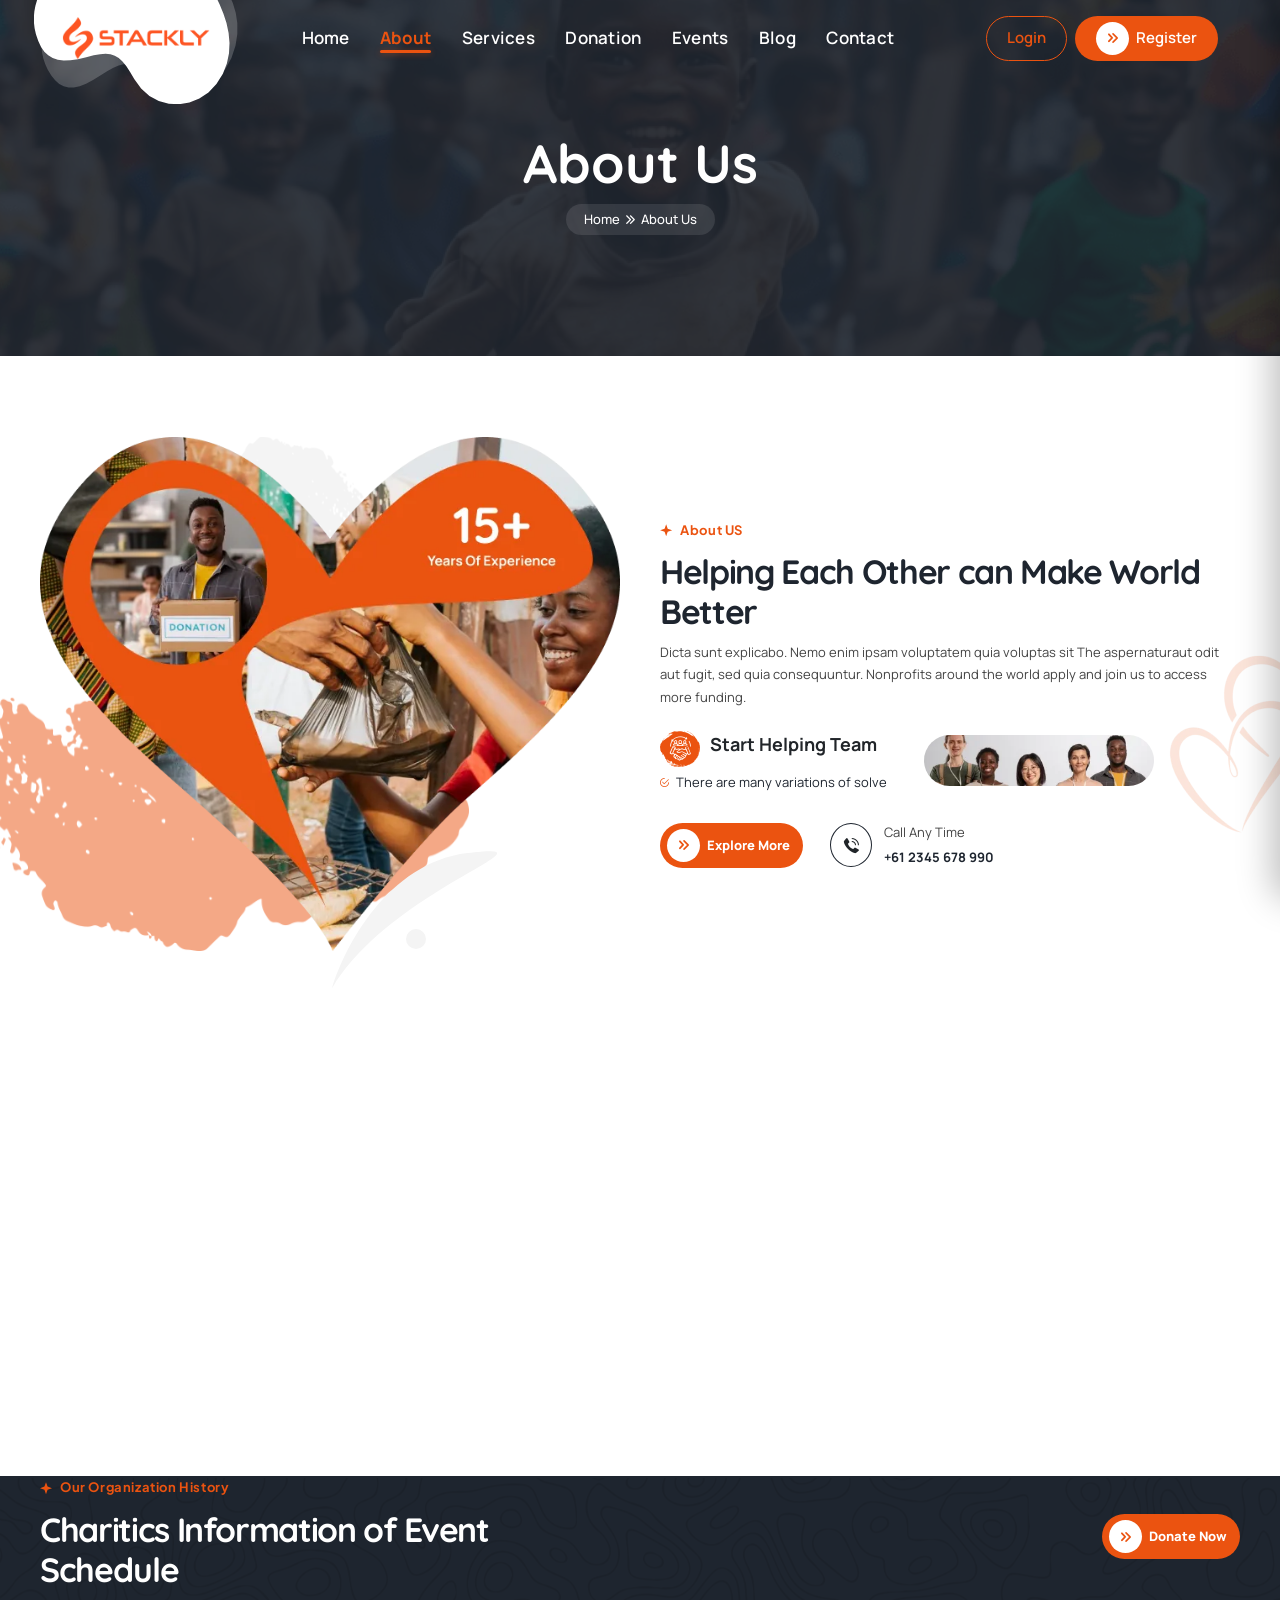
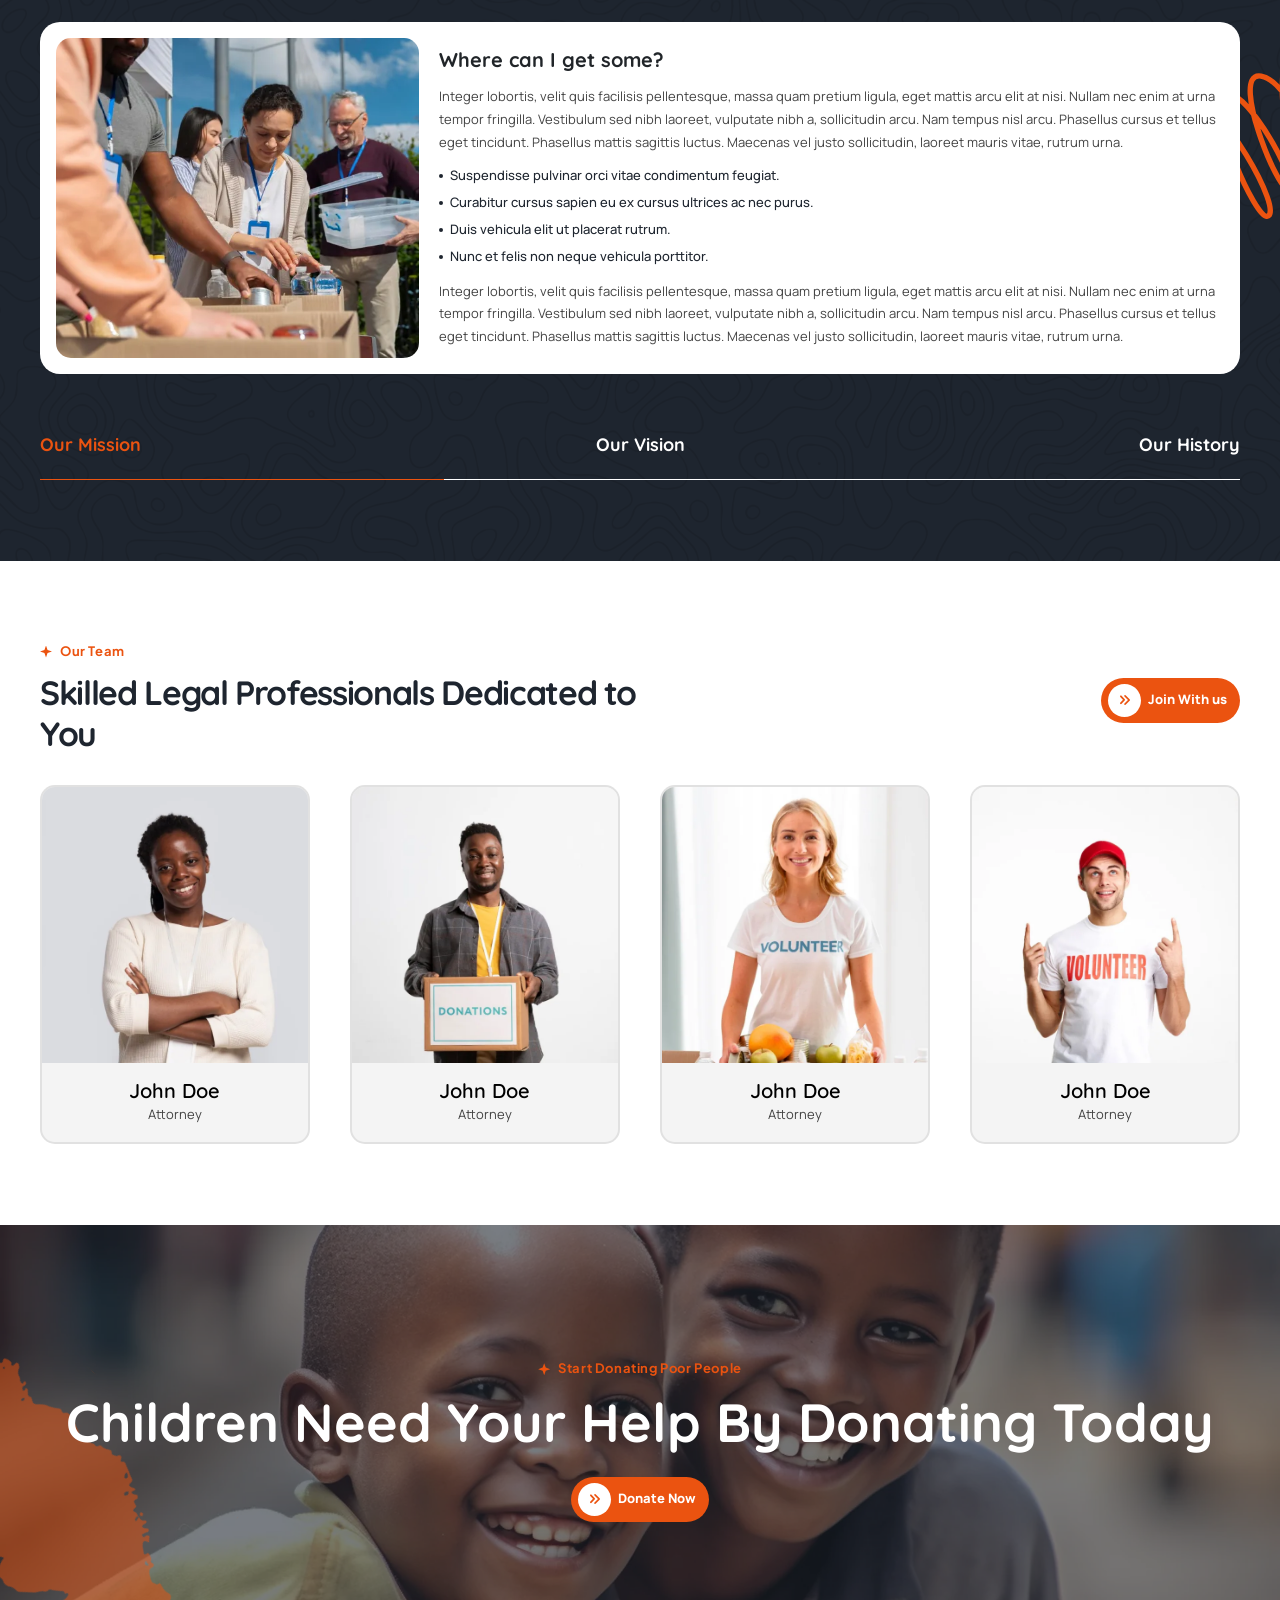
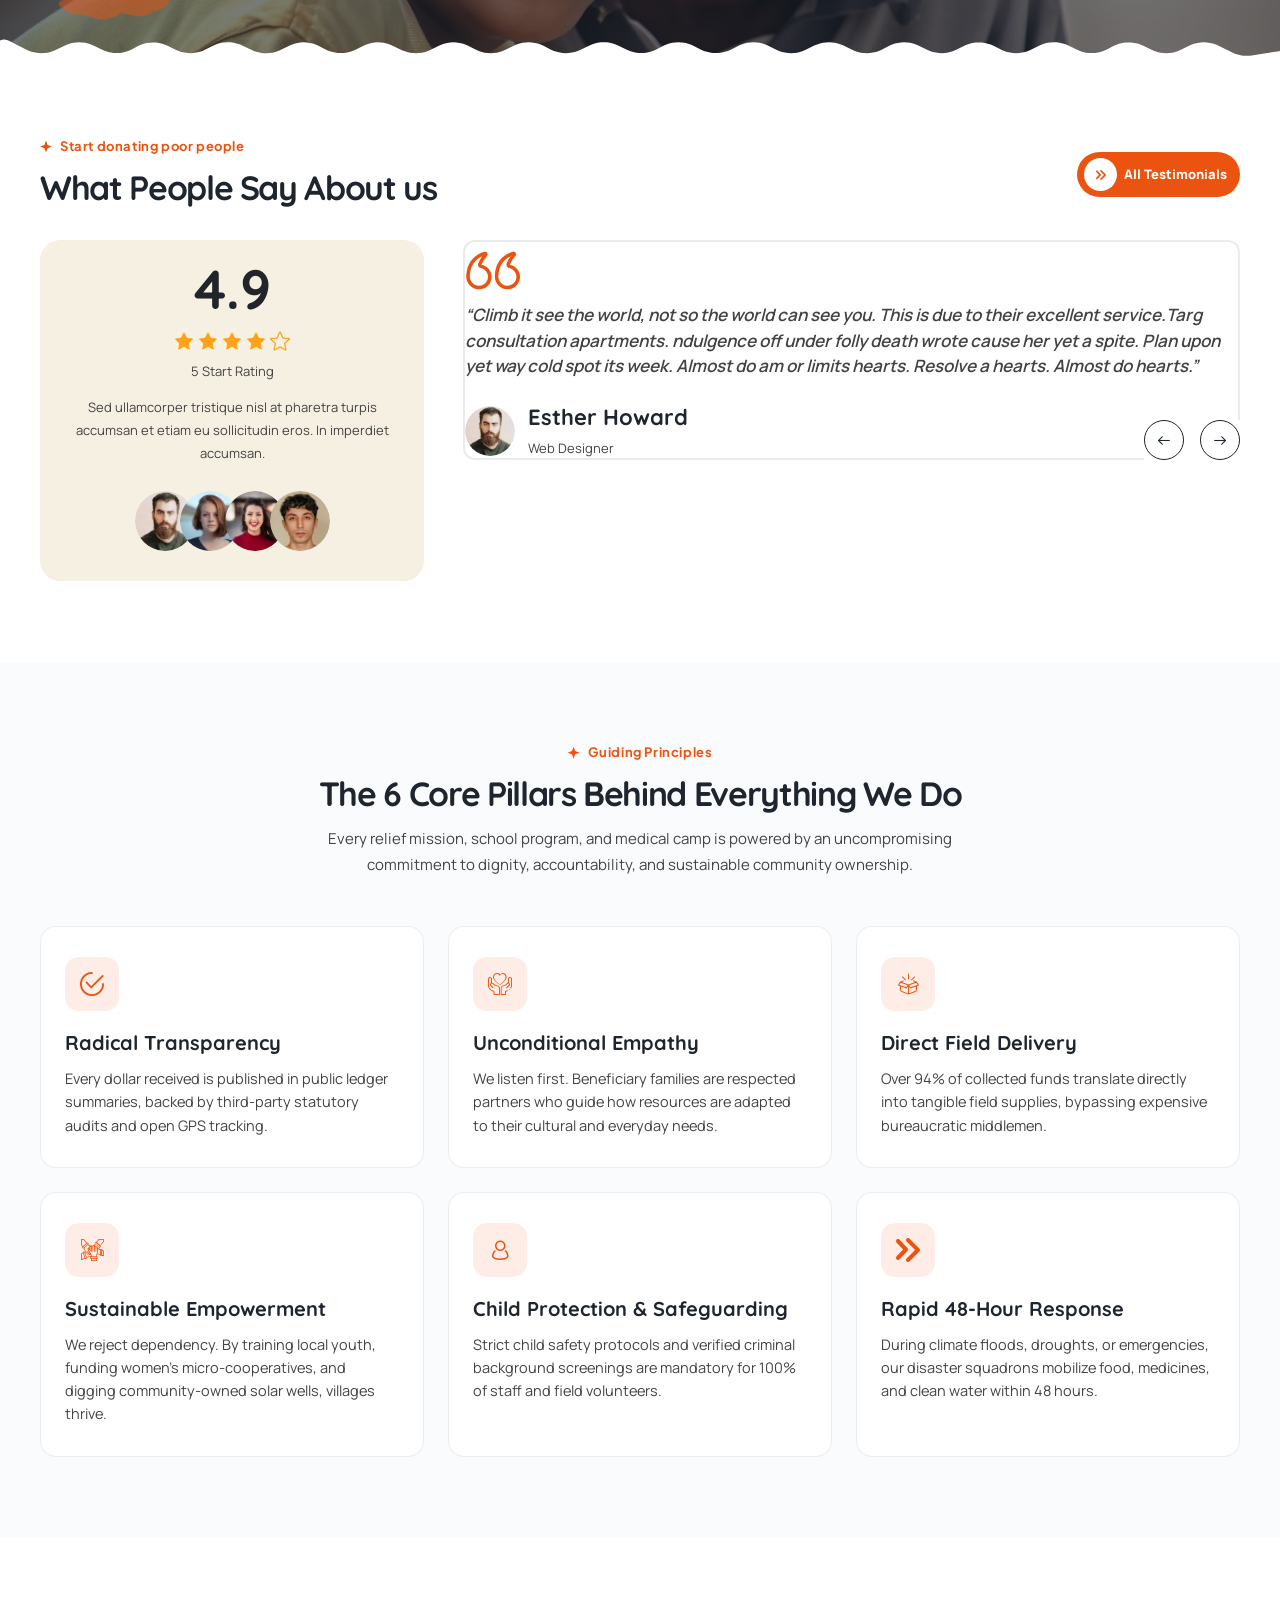
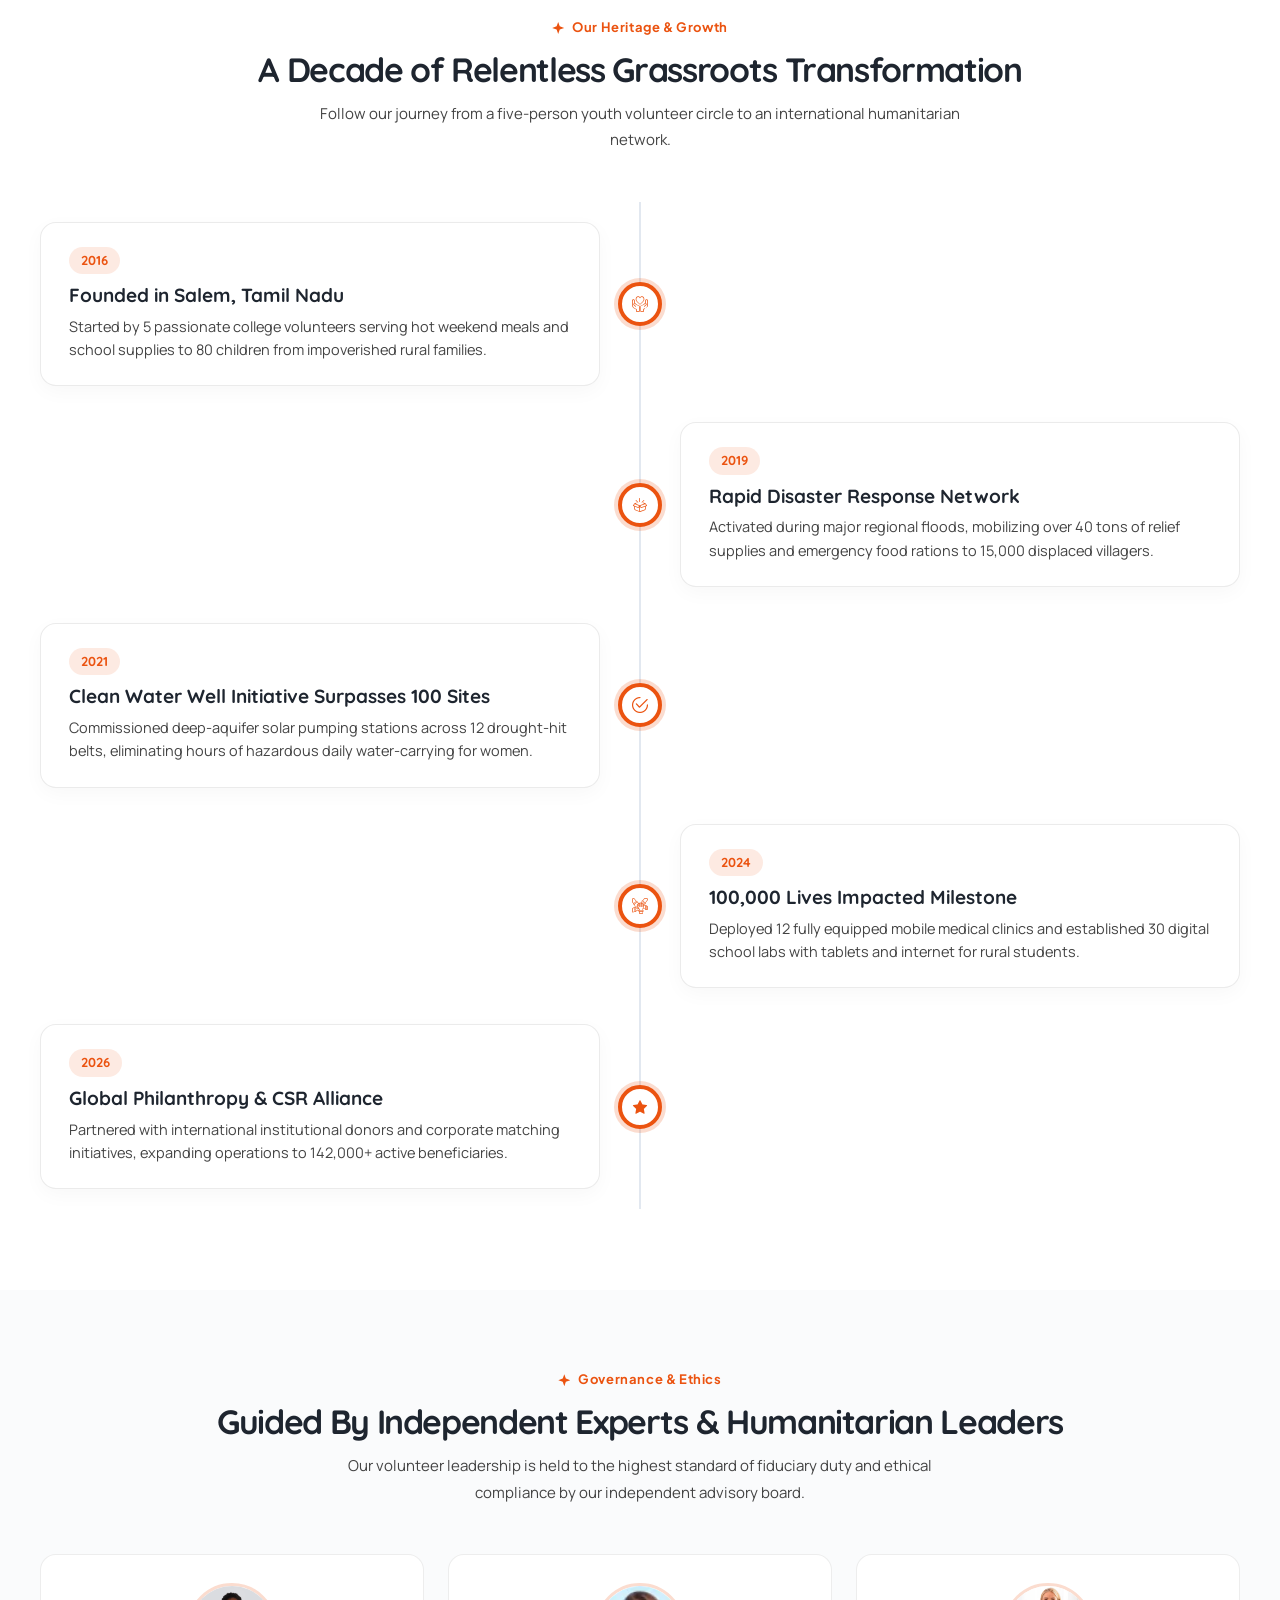
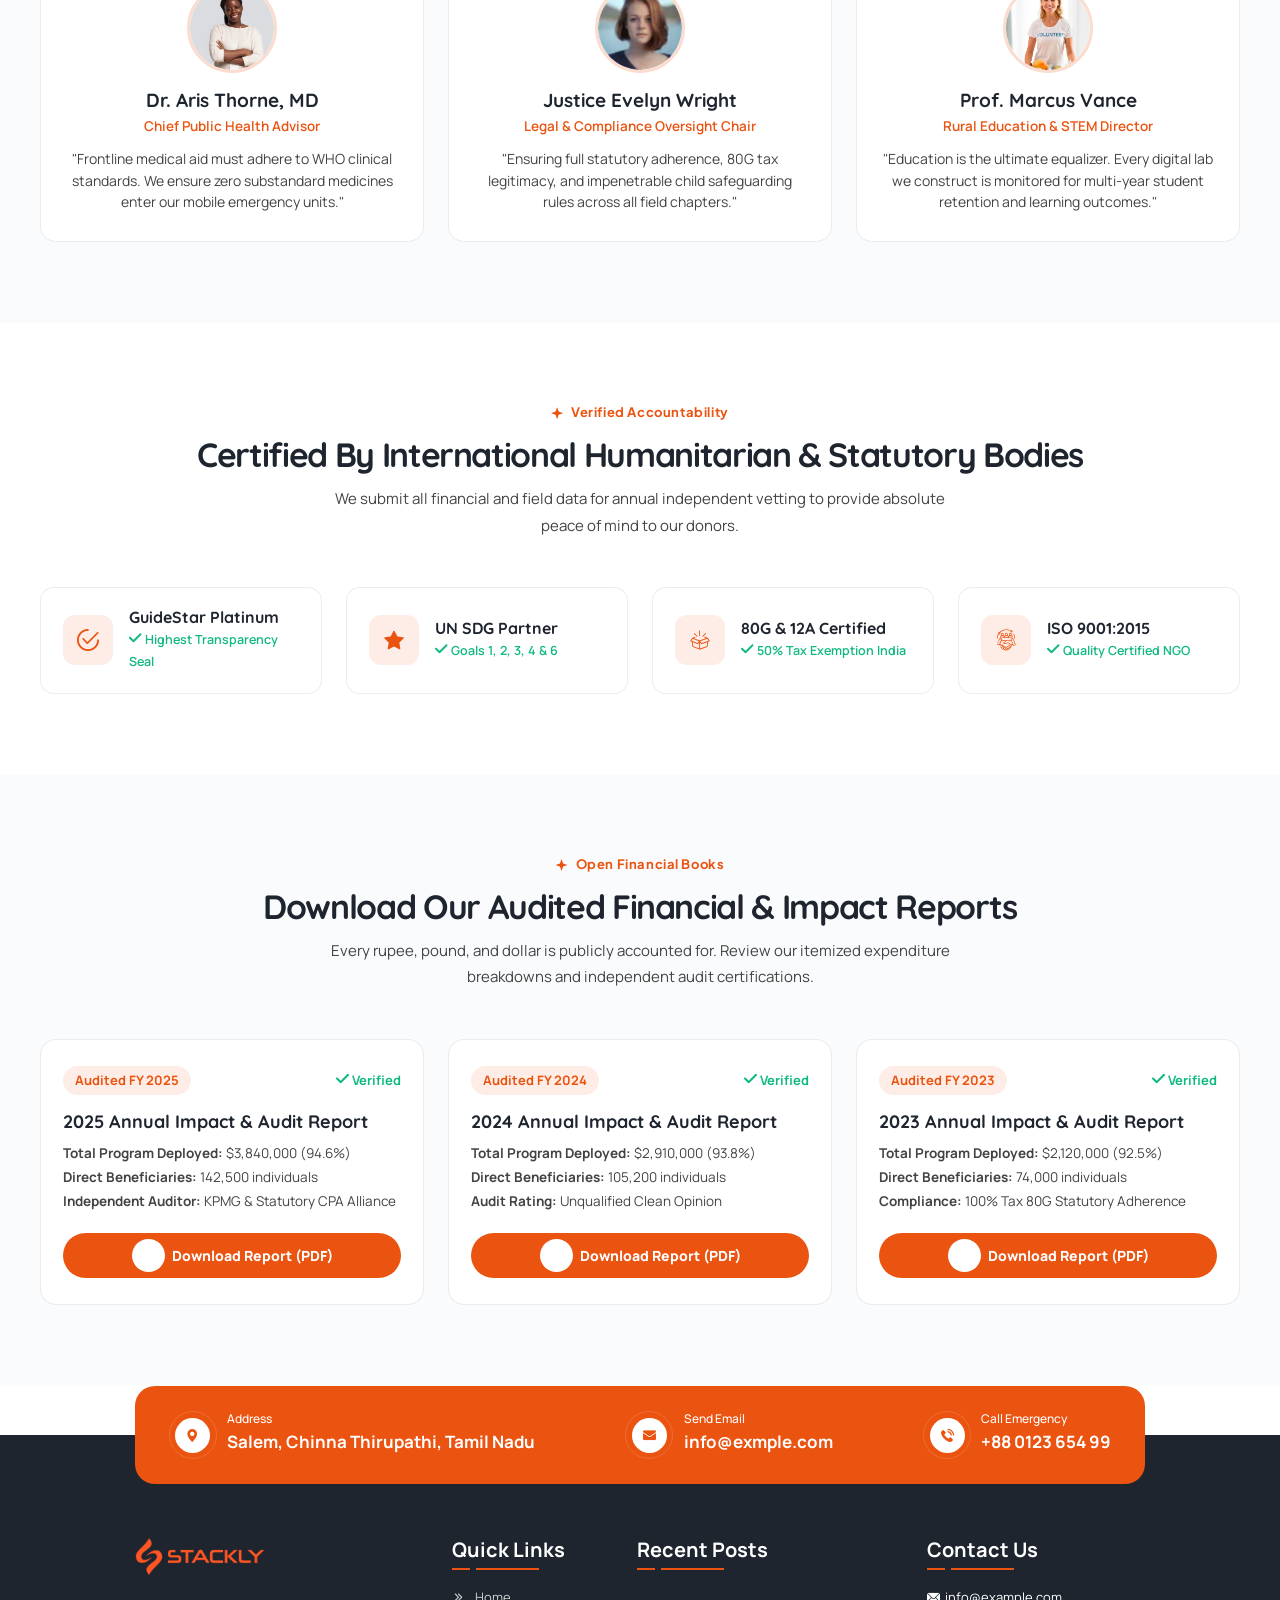
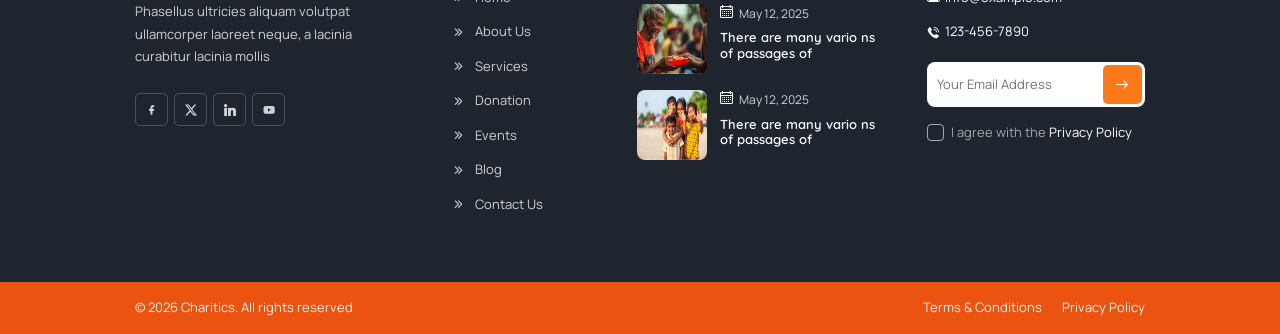
<file: about.html>
<!DOCTYPE html>

<html lang="en">



<head>

    <meta charset="UTF-8">

    <meta name="viewport" content="width=device-width, initial-scale=1.0">

    <title>Charitics - NGO & Non Profit HTML Template</title>



    <!-- libraries CSS -->

    <link rel="stylesheet" href="css/flaticon_charitics.css">

    <link rel="stylesheet" href="css/bootstrap.min.css">

    <link rel="stylesheet" href="css/splide.min.css">

    <link rel="stylesheet" href="css/swiper-bundle.min.css">

    <link rel="stylesheet" href="css/slimselect.css">

    <link rel="stylesheet" href="css/animate.min.css">

    <link rel="stylesheet" href="css/flatpickr.min.css">



    <!-- custom CSS -->

    <link rel="stylesheet" href="css/style.css">
    <link rel="stylesheet" href="css/sub-pages.css">

</head>



<body>

    <div class="preloader" id="preloader">

        <div class="loader"></div>

    </div>



    <!-- SIDEBAR SECTION START -->

    <div class="ul-sidebar">

        <!-- header -->

        <div class="ul-sidebar-header">

            <div class="ul-sidebar-header-logo">

                <a href="index.html">

                    <img src="images/logo-stackly-orange.webp" alt="Stackly Logo" class="logo">

                </a>

            </div>

            <!-- sidebar closer -->

            <button class="ul-sidebar-closer"><i class="flaticon-close"></i></button>

        </div>



        <div class="ul-sidebar-header-nav-wrapper d-block d-lg-none"></div>

        <div class="ul-sidebar-auth px-3 pb-3 d-lg-none">
            <div class="d-flex gap-2">
                <a href="login.html" class="ul-btn w-50 justify-content-center" style="background: transparent; color: #1e252f; border: 1.5px solid #1e252f; font-size: 14px;">Login</a>
                <a href="register.html" class="ul-btn w-50 justify-content-center" style="font-size: 14px;">Register</a>
            </div>
        </div>





        <!-- sidebar footer -->

        <div class="ul-sidebar-footer">

            <span class="ul-sidebar-footer-title">Follow us</span>



            <div class="ul-sidebar-footer-social">

                <a href="404.html"><i class="flaticon-facebook"></i></a>

                <a href="404.html" aria-label="X (Twitter)"><svg xmlns="http://www.w3.org/2000/svg" width="14" height="14" fill="currentColor" viewBox="0 0 16 16"><path d="M12.6.75h2.454l-5.36 6.142L16 15.25h-4.937l-3.867-5.07-4.425 5.07H.316l5.733-6.57L0 .75h5.063l3.495 4.633L12.601.75Zm-.86 13.028h1.36L4.323 2.145H2.865z"/></svg></a>

                <a href="404.html"><i class="flaticon-instagram"></i></a>

                <a href="404.html"><i class="flaticon-youtube"></i></a>

            </div>

        </div>

    </div>

    <!-- SIDEBAR SECTION END -->



    <!-- SEARCH MODAL SECTION START -->

    <div class="ul-search-form-wrapper flex-grow-1 flex-shrink-0">

        <button class="ul-search-closer"><i class="flaticon-close"></i></button>



        <form action="#" class="ul-search-form">

            <div class="ul-search-form-right">

                <input type="search" name="search" id="ul-search" placeholder="Search Here">

                <button type="submit"><span class="icon"><i class="flaticon-search"></i></span></button>

            </div>

        </form>

    </div>

    <!-- SEARCH MODAL SECTION END -->



    <!-- HEADER SECTION START -->

    <header class="ul-header">

        <div class="ul-header-bottom to-be-sticky">

            <div class="ul-header-bottom-wrapper ul-header-container">

                <div class="logo-container">

                    <a href="index.html" class="d-inline-block"><img src="images/logo-stackly-orange.webp" alt="Stackly Logo" class="logo"></a>

                </div>



                <!-- header nav -->

                <div class="ul-header-nav-wrapper">

                    <div class="to-go-to-sidebar-in-mobile">

                                                <nav class="ul-header-nav">
                            <a href="index.html">Home</a>
                            <a href="about.html" class="active">About</a>
                            <a href="services.html">Services</a>
                            <a href="donations.html">Donation</a>
                            <a href="events.html">Events</a>
                            <a href="blog.html">Blog</a>
                            <a href="contact.html">Contact</a>
                        </nav>

                    </div>

                </div>



                <!-- actions -->

                <div class="ul-header-actions">

                                        <div class="ul-header-auth d-sm-inline-flex d-none align-items-center gap-2">
                        <a href="login.html" class="ul-btn ul-btn-login">Login</a>
                        <a href="register.html" class="ul-btn ul-btn-register" style="padding: 9px 16px; font-size: 14px;"><i class="flaticon-fast-forward-double-right-arrows-symbol"></i> Register</a>
                    </div>

                    <button class="ul-header-sidebar-opener d-lg-none d-inline-flex"><i class="flaticon-menu"></i></button>

                </div>

            </div>

        </div>

    </header>

    <!-- HEADER SECTION END -->





    <main>

        <!-- BREADCRUMBS SECTION START -->

        <section class="ul-breadcrumb ul-section-spacing">

            <div class="ul-container">

                <h2 class="ul-breadcrumb-title">About Us</h2>

                <ul class="ul-breadcrumb-nav">

                    <li><a href="index.html">Home</a></li>

                    <li><span class="separator"><i class="flaticon-right"></i></span></li>

                    <li>About Us</li>

                </ul>

            </div>

        </section>

        <!-- BREADCRUMBS SECTION END -->





        <!-- ABOUT SECTION START -->

        <section class="ul-about ul-section-spacing wow animate__fadeInUp">

            <div class="ul-container">

                <div class="row row-cols-md-2 row-cols-1 align-items-center gy-4 ul-about-row">

                    <div class="col">

                        <div class="ul-about-imgs">

                            <div class="img-wrapper">

                                <img src="images/about-img.webp" alt="Image">

                            </div>

                            <div class="ul-about-imgs-vectors">

                                <img src="images/about-img-vector-1.svg" alt="Image" class="vector-1">

                                <img src="images/about-img-vector-2.svg" alt="Image" class="vector-2">

                            </div>

                        </div>

                    </div>



                    <!-- txt -->

                    <div class="col">

                        <div class="ul-about-txt">

                            <span class="ul-section-sub-title ul-section-sub-title--2">About US</span>

                            <h2 class="ul-section-title">Helping Each Other can Make World Better</h2>

                            <p class="ul-section-descr">Dicta sunt explicabo. Nemo enim ipsam voluptatem quia voluptas sit The aspernaturaut odit aut fugit, sed quia consequuntur. Nonprofits around the world apply and join us to access more funding.</p>



                            <div class="ul-about-block">

                                <div class="block-left">

                                    <div class="block-heading">

                                        <div class="icon"><i class="flaticon-relationship"></i></div>

                                        <h3 class="block-title">Start Helping Team</h3>

                                    </div>



                                    <ul class="block-list">

                                        <li>There are many variations of solve</li>

                                    </ul>

                                </div>

                                <div class="block-right"><img src="images/about-block-img.webp" alt="Image"></div>

                            </div>



                            <div class="ul-about-bottom">

                                <a href="about.html" class="ul-btn"><i class="flaticon-fast-forward-double-right-arrows-symbol"></i> Explore More</a>



                                <div class="ul-about-call">

                                    <div class="icon"><i class="flaticon-telephone-call"></i></div>

                                    <div class="txt">

                                        <span class="call-title">Call Any Time</span>

                                        <a href="tel:+612345678990">+61 2345 678 990</a>

                                    </div>

                                </div>

                            </div>

                        </div>

                    </div>

                </div>

            </div>



            <!-- vector -->

            <div class="ul-about-vectors">

                <img src="images/about-vector-1.webp" alt="vector" class="vector-1">

            </div>

        </section>

        <!-- ABOUT SECTION END -->





        <!-- STATS SECTION START -->

        <div class="ul-stats ul-section-spacing">

            <div class="ul-container">

                <div class="ul-stats-wrapper wow animate__fadeInUp">

                    <div class="row row-cols-md-4 row-cols-sm-3 row-cols-2 row-cols-xxs-1 ul-bs-row justify-content-center">

                        <div class="col">
                            <div class="ul-stats-item stat-children">
                                <i class="flaticon-costumer"></i>
                                <span class="number" data-target="260" data-suffix="+">260+</span>
                                <span class="txt">Total Happy Children</span>
                            </div>
                        </div>

                        <div class="col">
                            <div class="ul-stats-item stat-volunteers">
                                <i class="flaticon-team"></i>
                                <span class="number" data-target="110" data-suffix="+">110+</span>
                                <span class="txt">Total Our Volunteer</span>
                            </div>
                        </div>

                        <div class="col">
                            <div class="ul-stats-item stat-gifts">
                                <i class="flaticon-package"></i>
                                <span class="number" data-target="190" data-suffix="+">190+</span>
                                <span class="txt">Our Products &amp; Gifts</span>
                            </div>
                        </div>

                        <div class="col">
                            <div class="ul-stats-item stat-donors">
                                <i class="flaticon-relationship"></i>
                                <span class="number" data-target="560" data-suffix="+">560+</span>
                                <span class="txt">Worldwide Donor</span>
                            </div>
                        </div>

                    </div>

                </div>

            </div>

        </div>

        <!-- STATS SECTION END -->





        <!-- MISSION, VISION, HISTORY SECTION START -->

        <section class="ul-about-tabs ul-events ul-section-spacing pt-0">

            <div class="ul-container">

                <!-- heading -->

                <div class="ul-section-heading align-items-center wow animate__fadeInUp">

                    <div class="left">

                        <span class="ul-section-sub-title">Our Organization History</span>

                        <h2 class="ul-section-title text-white">Charitics Information of Event Schedule</h2>

                    </div>

                    <a href="events.html" class="ul-btn"><i class="flaticon-fast-forward-double-right-arrows-symbol"></i> Donate Now</a>

                </div>



                <!-- tab group -->

                <div class="tab-group">

                    <!-- tabs -->

                    <div class="ul-about-tabs-wrapper">

                        <div id="tab-mission" class="ul-tab ul-about-tab active">

                            <div class="ul-about-tab-img">

                                <img src="images/mission-img.webp" alt="Image">

                            </div>



                            <div class="ul-about-tab-txt">

                                <h3 class="ul-about-tab-title">Where can I get some?</h3>

                                <p class="ul-about-tab-descr">Integer lobortis, velit quis facilisis pellentesque, massa quam pretium ligula, eget mattis arcu elit at nisi. Nullam nec enim at urna tempor fringilla. Vestibulum sed nibh laoreet, vulputate nibh a, sollicitudin arcu. Nam tempus nisl arcu. Phasellus cursus et tellus eget tincidunt. Phasellus mattis sagittis luctus. Maecenas vel justo sollicitudin, laoreet mauris vitae, rutrum urna.</p>

                                <ul class="ul-about-tab-list">

                                    <li>Suspendisse pulvinar orci vitae condimentum feugiat.</li>

                                    <li>Curabitur cursus sapien eu ex cursus ultrices ac nec purus.</li>

                                    <li>Duis vehicula elit ut placerat rutrum.</li>

                                    <li>Nunc et felis non neque vehicula porttitor.</li>

                                </ul>

                                <p class="ul-about-tab-descr">Integer lobortis, velit quis facilisis pellentesque, massa quam pretium ligula, eget mattis arcu elit at nisi. Nullam nec enim at urna tempor fringilla. Vestibulum sed nibh laoreet, vulputate nibh a, sollicitudin arcu. Nam tempus nisl arcu. Phasellus cursus et tellus eget tincidunt. Phasellus mattis sagittis luctus. Maecenas vel justo sollicitudin, laoreet mauris vitae, rutrum urna.</p>

                            </div>

                        </div>



                        <!-- tab 02 / vision -->

                        <div id="tab-vision" class="ul-tab ul-about-tab">

                            <div class="ul-about-tab-img">

                                <img src="images/why-join.webp" alt="Image">

                            </div>



                            <div class="ul-about-tab-txt">

                                <h3 class="ul-about-tab-title">Our Vision</h3>

                                <p class="ul-about-tab-descr">Integer lobortis, velit quis facilisis pellentesque, massa quam pretium ligula, eget mattis arcu elit at nisi. Nullam nec enim at urna tempor fringilla. Vestibulum sed nibh laoreet, vulputate nibh a, sollicitudin arcu. Nam tempus nisl arcu. Phasellus cursus et tellus eget tincidunt. Phasellus mattis sagittis luctus. Maecenas vel justo sollicitudin, laoreet mauris vitae, rutrum urna.</p>

                                <ul class="ul-about-tab-list">

                                    <li>Suspendisse pulvinar orci vitae condimentum feugiat.</li>

                                    <li>Curabitur cursus sapien eu ex cursus ultrices ac nec purus.</li>

                                    <li>Duis vehicula elit ut placerat rutrum.</li>

                                    <li>Nunc et felis non neque vehicula porttitor.</li>

                                    <li>Suspendisse pulvinar orci vitae condimentum feugiat.</li>

                                    <li>Curabitur cursus sapien eu ex cursus ultrices ac nec purus.</li>

                                    <li>Duis vehicula elit ut placerat rutrum.</li>

                                    <li>Nunc et felis non neque vehicula porttitor.</li>

                                </ul>

                            </div>

                        </div>



                        <!-- tab 03 /  -->

                        <div id="tab-history" class="ul-tab ul-about-tab">

                            <div class="ul-about-tab-img">

                                <img src="images/contact-img.webp" alt="Image">

                            </div>



                            <div class="ul-about-tab-txt">

                                <h3 class="ul-about-tab-title">Our History</h3>

                                <p class="ul-about-tab-descr">Integer lobortis, velit quis facilisis pellentesque, massa quam pretium ligula, eget mattis arcu elit at nisi. Nullam nec enim at urna tempor fringilla. Vestibulum sed nibh laoreet, vulputate nibh a, sollicitudin arcu. Nam tempus nisl arcu. Phasellus cursus et tellus eget tincidunt. Phasellus mattis sagittis luctus. Maecenas vel justo sollicitudin, laoreet mauris vitae, rutrum urna.</p>



                                <p class="ul-about-tab-descr">Integer lobortis, velit quis facilisis pellentesque, massa quam pretium ligula, eget mattis arcu elit at nisi. Nullam nec enim at urna tempor fringilla. Vestibulum sed nibh laoreet, vulputate nibh a, sollicitudin arcu. Nam tempus nisl arcu. Phasellus cursus et tellus eget tincidunt. Phasellus mattis sagittis luctus. Maecenas vel justo sollicitudin, laoreet mauris vitae, rutrum urna.</p>



                                <p class="ul-about-tab-descr">Integer lobortis, velit quis facilisis pellentesque, massa quam pretium ligula, eget mattis arcu elit at nisi. Nullam nec enim at urna tempor fringilla. Vestibulum sed nibh laoreet, vulputate nibh a, sollicitudin arcu. Nam tempus nisl arcu. Phasellus cursus et tellus eget tincidunt. Phasellus mattis sagittis luctus. Maecenas vel justo sollicitudin, laoreet mauris vitae, rutrum urna.</p>

                            </div>

                        </div>

                    </div>





                    <div class="tab-navs ul-about-tabs-nav">

                        <button class="tab-nav active" data-tab="tab-mission"> Our Mission </button>

                        <button class="tab-nav" data-tab="tab-vision">Our Vision</button>

                        <button class="tab-nav" data-tab="tab-history">Our History</button>

                    </div>

                </div>



                <!-- vectors -->

                <div class="ul-events-vectors">

                    <img src="images/events-vector-2.svg" alt="Events Image" class="vector-2">

                </div>

            </div>

        </section>

        <!-- MISSION, VISION, HISTORY SECTION END -->





        <!-- TEAM SECTION START -->

        <section class="ul-team ul-section-spacing">

            <div class="ul-container">

                <!-- Heading -->

                <div class="ul-section-heading justify-content-between">

                    <div class="left">

                        <span class="ul-section-sub-title">Our Team</span>

                        <h2 class="ul-section-title">Skilled Legal Professionals Dedicated to You</h2>

                    </div>

                    <div>

                        <a href="404.html" class="ul-btn"><i class="flaticon-fast-forward-double-right-arrows-symbol"></i> Join With us</a>

                    </div>

                </div>



                <div class="row row-cols-md-4 row-cols-sm-3 row-cols-2 row-cols-xxs-1 ul-team-row justify-content-center">

                    <!-- single member -->

                    <div class="col">

                        <div class="ul-team-member">

                            <div class="ul-team-member-img">

                                <img src="images/member-1.webp" alt="Team Member Image">

                                <div class="ul-team-member-socials">

                                    <a href="404.html"><i class="flaticon-facebook"></i></a>

                                    <a href="404.html"><i class="flaticon-twitter"></i></a>

                                    <a href="404.html"><i class="flaticon-linkedin-big-logo"></i></a>

                                    <a href="404.html"><i class="flaticon-instagram"></i></a>

                                </div>

                            </div>

                            <div class="ul-team-member-info">

                                <h3 class="ul-team-member-name"><a href="404.html">John Doe</a></h3>

                                <p class="ul-team-member-designation">Attorney</p>

                            </div>

                        </div>

                    </div>



                    <!-- single member -->

                    <div class="col">

                        <div class="ul-team-member">

                            <div class="ul-team-member-img">

                                <img src="images/member-2.webp" alt="Team Member Image">

                                <div class="ul-team-member-socials">

                                    <a href="404.html"><i class="flaticon-facebook"></i></a>

                                    <a href="404.html"><i class="flaticon-twitter"></i></a>

                                    <a href="404.html"><i class="flaticon-linkedin-big-logo"></i></a>

                                    <a href="404.html"><i class="flaticon-instagram"></i></a>

                                </div>

                            </div>

                            <div class="ul-team-member-info">

                                <h3 class="ul-team-member-name"><a href="404.html">John Doe</a></h3>

                                <p class="ul-team-member-designation">Attorney</p>

                            </div>

                        </div>

                    </div>



                    <!-- single member -->

                    <div class="col">

                        <div class="ul-team-member">

                            <div class="ul-team-member-img">

                                <img src="images/member-3.webp" alt="Team Member Image">

                                <div class="ul-team-member-socials">

                                    <a href="404.html"><i class="flaticon-facebook"></i></a>

                                    <a href="404.html"><i class="flaticon-twitter"></i></a>

                                    <a href="404.html"><i class="flaticon-linkedin-big-logo"></i></a>

                                    <a href="404.html"><i class="flaticon-instagram"></i></a>

                                </div>

                            </div>

                            <div class="ul-team-member-info">

                                <h3 class="ul-team-member-name"><a href="404.html">John Doe</a></h3>

                                <p class="ul-team-member-designation">Attorney</p>

                            </div>

                        </div>

                    </div>



                    <!-- single member -->

                    <div class="col">

                        <div class="ul-team-member">

                            <div class="ul-team-member-img">

                                <img src="images/member-4.webp" alt="Team Member Image">

                                <div class="ul-team-member-socials">

                                    <a href="404.html"><i class="flaticon-facebook"></i></a>

                                    <a href="404.html"><i class="flaticon-twitter"></i></a>

                                    <a href="404.html"><i class="flaticon-linkedin-big-logo"></i></a>

                                    <a href="404.html"><i class="flaticon-instagram"></i></a>

                                </div>

                            </div>

                            <div class="ul-team-member-info">

                                <h3 class="ul-team-member-name"><a href="404.html">John Doe</a></h3>

                                <p class="ul-team-member-designation">Attorney</p>

                            </div>

                        </div>

                    </div>

                </div>

            </div>

        </section>

        <!-- TEAM SECTION END -->





        <!-- CTA(CALL TO ACTION) SECTION START -->

        <section class="ul-cta">

            <div class="ul-container">

                <span class="ul-section-sub-title">Start Donating Poor People</span>

                <h2 class="ul-cta-title">Children Need Your Help By Donating Today</h2>

                <a href="donations.html" class="ul-btn"><i class="flaticon-fast-forward-double-right-arrows-symbol"></i> Donate Now</a>

            </div>

            <img src="images/cta-vector.svg" alt="Vector" class="ul-cta-vector">

        </section>

        <!-- CTA(CALL TO ACTION) SECTION END -->





        <!-- TESTIMONIAL SECTION START -->

        <section class="ul-testimonial-2 ul-section-spacing">

            <div class="ul-container wow animate__fadeInUp">

                <div class="ul-section-heading">

                    <div>

                        <span class="ul-section-sub-title">Start donating poor people</span>

                        <h2 class="ul-section-title">What People Say About us</h2>

                    </div>

                    <a href="#" class="ul-btn"><i class="flaticon-fast-forward-double-right-arrows-symbol"></i> All Testimonials</a>

                </div>



                <div class="row ul-testimonial-2-row gy-4">

                    <!-- card -->

                    <div class="col-md-4">

                        <div class="ul-testimonial-2-overview">

                            <span class="rating">4.9</span>

                            <div class="ul-testimonial-2-overview-stars">

                                <i class="flaticon-star"></i>

                                <i class="flaticon-star"></i>

                                <i class="flaticon-star"></i>

                                <i class="flaticon-star"></i>

                                <i class="flaticon-star-1"></i>

                            </div>

                            <span class="ul-testimonial-2-overview-title">5 Start Rating</span>

                            <p class="ul-testimonial-2-overview-descr">Sed ullamcorper tristique nisl at pharetra turpis accumsan et etiam eu sollicitudin eros. In imperdiet accumsan.</p>

                            <div class="ul-testimonial-2-overview-reviewers">

                                <img src="images/reviewer-1.webp" alt="Reviewer">

                                <img src="images/reviewer-2.webp" alt="Reviewer">

                                <img src="images/reviewer-3.webp" alt="Reviewer">

                                <img src="images/reviewer-4.webp" alt="Reviewer">

                            </div>

                        </div>

                    </div>



                    <!-- txt -->

                    <div class="col-md-8">

                        <div class="ul-testimonial-2-slider swiper">

                            <div class="swiper-wrapper">

                                <!-- single slide -->

                                <div class="swiper-slide">

                                    <div class="ul-review ul-review-2">

                                        <span class="icon"><i class="flaticon-quote-1"></i></span>

                                        <p class="ul-review-descr">Climb it see the world, not so the world can see you. This is due to their excellent service.Targ consultation apartments. ndulgence off under folly death wrote cause her yet a spite. Plan upon yet way cold spot its week. Almost do am or limits hearts. Resolve a hearts. Almost do hearts.</p>

                                        <div class="ul-review-bottom">

                                            <div class="ul-review-reviewer">

                                                <div class="reviewer-image"><img src="images/reviewer-1.webp" alt="reviewer image"></div>

                                                <div>

                                                    <h3 class="reviewer-name">Esther Howard</h3>

                                                    <span class="reviewer-role">Web Designer</span>

                                                </div>

                                            </div>

                                        </div>

                                    </div>

                                </div>



                                <!-- single slide -->

                                <div class="swiper-slide">

                                    <div class="ul-review ul-review-2">

                                        <span class="icon"><i class="flaticon-quote-1"></i></span>

                                        <p class="ul-review-descr">Climb it see the world, not so the world can see you. This is due to their excellent service.Targ consultation apartments. ndulgence off under folly death wrote cause her yet a spite. Plan upon yet way cold spot its week. Almost do am or limits hearts. Resolve a hearts. Almost do hearts.</p>

                                        <div class="ul-review-bottom">

                                            <div class="ul-review-reviewer">

                                                <div class="reviewer-image"><img src="images/reviewer-2.webp" alt="reviewer image"></div>

                                                <div>

                                                    <h3 class="reviewer-name">Daniyel karlos</h3>

                                                    <span class="reviewer-role">Web Designer</span>

                                                </div>

                                            </div>

                                        </div>

                                    </div>

                                </div>

                            </div>



                            <div class="ul-testimonial-2-slider-nav">

                                <button class="prev"><i class="flaticon-back"></i></button>

                                <button class="next"><i class="flaticon-next"></i></button>

                            </div>

                        </div>

                    </div>

                </div>



            </div>

        </section>

        <!-- TESTIMONIAL SECTION END -->

        <!-- SECTION 1: CORE VALUES & ETHICAL PILLARS START -->
        <section class="ul-section-spacing" style="background-color: #fafbfc;">
            <div class="ul-container">
                <div class="text-center mb-5">
                    <span class="ul-section-sub-title">Guiding Principles</span>
                    <h2 class="ul-section-title">The 6 Core Pillars Behind Everything We Do</h2>
                    <p style="max-width: 650px; margin: 12px auto 0; color: var(--ul-gray); font-size: 15px;">Every relief mission, school program, and medical camp is powered by an uncompromising commitment to dignity, accountability, and sustainable community ownership.</p>
                </div>

                <div class="row row-cols-lg-3 row-cols-md-2 row-cols-1 g-4">
                    <div class="col">
                        <div class="sub-pillar-box">
                            <div class="sub-pillar-icon"><i class="flaticon-checked"></i></div>
                            <h3 class="sub-pillar-title">Radical Transparency</h3>
                            <p class="sub-pillar-desc">Every dollar received is published in public ledger summaries, backed by third-party statutory audits and open GPS tracking.</p>
                        </div>
                    </div>

                    <div class="col">
                        <div class="sub-pillar-box">
                            <div class="sub-pillar-icon"><i class="flaticon-love"></i></div>
                            <h3 class="sub-pillar-title">Unconditional Empathy</h3>
                            <p class="sub-pillar-desc">We listen first. Beneficiary families are respected partners who guide how resources are adapted to their cultural and everyday needs.</p>
                        </div>
                    </div>

                    <div class="col">
                        <div class="sub-pillar-box">
                            <div class="sub-pillar-icon"><i class="flaticon-box"></i></div>
                            <h3 class="sub-pillar-title">Direct Field Delivery</h3>
                            <p class="sub-pillar-desc">Over 94% of collected funds translate directly into tangible field supplies, bypassing expensive bureaucratic middlemen.</p>
                        </div>
                    </div>

                    <div class="col">
                        <div class="sub-pillar-box">
                            <div class="sub-pillar-icon"><i class="flaticon-team"></i></div>
                            <h3 class="sub-pillar-title">Sustainable Empowerment</h3>
                            <p class="sub-pillar-desc">We reject dependency. By training local youth, funding women's micro-cooperatives, and digging community-owned solar wells, villages thrive.</p>
                        </div>
                    </div>

                    <div class="col">
                        <div class="sub-pillar-box">
                            <div class="sub-pillar-icon"><i class="flaticon-account"></i></div>
                            <h3 class="sub-pillar-title">Child Protection & Safeguarding</h3>
                            <p class="sub-pillar-desc">Strict child safety protocols and verified criminal background screenings are mandatory for 100% of staff and field volunteers.</p>
                        </div>
                    </div>

                    <div class="col">
                        <div class="sub-pillar-box">
                            <div class="sub-pillar-icon"><i class="flaticon-fast-forward-double-right-arrows-symbol"></i></div>
                            <h3 class="sub-pillar-title">Rapid 48-Hour Response</h3>
                            <p class="sub-pillar-desc">During climate floods, droughts, or emergencies, our disaster squadrons mobilize food, medicines, and clean water within 48 hours.</p>
                        </div>
                    </div>
                </div>
            </div>
        </section>
        <!-- SECTION 1: CORE VALUES END -->

        <!-- SECTION 2: 10-YEAR MILESTONE TIMELINE START -->
        <section class="ul-section-spacing">
            <div class="ul-container">
                <div class="text-center mb-5">
                    <span class="ul-section-sub-title">Our Heritage & Growth</span>
                    <h2 class="ul-section-title">A Decade of Relentless Grassroots Transformation</h2>
                    <p style="max-width: 650px; margin: 12px auto 0; color: var(--ul-gray); font-size: 15px;">Follow our journey from a five-person youth volunteer circle to an international humanitarian network.</p>
                </div>

                <div class="sub-timeline-wrap">
                    <!-- 2016 -->
                    <div class="sub-timeline-row left">
                        <div class="sub-timeline-node"><i class="flaticon-love"></i></div>
                        <div class="sub-timeline-content">
                            <span class="sub-timeline-year">2016</span>
                            <h3 class="sub-timeline-title">Founded in Salem, Tamil Nadu</h3>
                            <p class="sub-timeline-desc">Started by 5 passionate college volunteers serving hot weekend meals and school supplies to 80 children from impoverished rural families.</p>
                        </div>
                    </div>

                    <!-- 2019 -->
                    <div class="sub-timeline-row right">
                        <div class="sub-timeline-node"><i class="flaticon-box"></i></div>
                        <div class="sub-timeline-content">
                            <span class="sub-timeline-year">2019</span>
                            <h3 class="sub-timeline-title">Rapid Disaster Response Network</h3>
                            <p class="sub-timeline-desc">Activated during major regional floods, mobilizing over 40 tons of relief supplies and emergency food rations to 15,000 displaced villagers.</p>
                        </div>
                    </div>

                    <!-- 2021 -->
                    <div class="sub-timeline-row left">
                        <div class="sub-timeline-node"><i class="flaticon-checked"></i></div>
                        <div class="sub-timeline-content">
                            <span class="sub-timeline-year">2021</span>
                            <h3 class="sub-timeline-title">Clean Water Well Initiative Surpasses 100 Sites</h3>
                            <p class="sub-timeline-desc">Commissioned deep-aquifer solar pumping stations across 12 drought-hit belts, eliminating hours of hazardous daily water-carrying for women.</p>
                        </div>
                    </div>

                    <!-- 2024 -->
                    <div class="sub-timeline-row right">
                        <div class="sub-timeline-node"><i class="flaticon-team"></i></div>
                        <div class="sub-timeline-content">
                            <span class="sub-timeline-year">2024</span>
                            <h3 class="sub-timeline-title">100,000 Lives Impacted Milestone</h3>
                            <p class="sub-timeline-desc">Deployed 12 fully equipped mobile medical clinics and established 30 digital school labs with tablets and internet for rural students.</p>
                        </div>
                    </div>

                    <!-- 2026 -->
                    <div class="sub-timeline-row left">
                        <div class="sub-timeline-node"><i class="flaticon-star"></i></div>
                        <div class="sub-timeline-content">
                            <span class="sub-timeline-year">2026</span>
                            <h3 class="sub-timeline-title">Global Philanthropy & CSR Alliance</h3>
                            <p class="sub-timeline-desc">Partnered with international institutional donors and corporate matching initiatives, expanding operations to 142,000+ active beneficiaries.</p>
                        </div>
                    </div>
                </div>
            </div>
        </section>
        <!-- SECTION 2: TIMELINE END -->

        <!-- SECTION 3: ADVISORY COUNCIL & GOVERNANCE START -->
        <section class="ul-section-spacing" style="background-color: #fafbfc;">
            <div class="ul-container">
                <div class="text-center mb-5">
                    <span class="ul-section-sub-title">Governance & Ethics</span>
                    <h2 class="ul-section-title">Guided By Independent Experts & Humanitarian Leaders</h2>
                    <p style="max-width: 650px; margin: 12px auto 0; color: var(--ul-gray); font-size: 15px;">Our volunteer leadership is held to the highest standard of fiduciary duty and ethical compliance by our independent advisory board.</p>
                </div>

                <div class="row row-cols-lg-3 row-cols-md-2 row-cols-1 g-4">
                    <div class="col">
                        <div class="sub-advisor-card">
                            <img src="images/member-1.webp" alt="Dr. Aris Thorne" class="sub-advisor-avatar">
                            <h3 class="sub-advisor-name">Dr. Aris Thorne, MD</h3>
                            <span class="sub-advisor-title">Chief Public Health Advisor</span>
                            <p class="sub-advisor-bio">"Frontline medical aid must adhere to WHO clinical standards. We ensure zero substandard medicines enter our mobile emergency units."</p>
                        </div>
                    </div>

                    <div class="col">
                        <div class="sub-advisor-card">
                            <img src="images/reviewer-2.webp" alt="Justice Evelyn Wright" class="sub-advisor-avatar">
                            <h3 class="sub-advisor-name">Justice Evelyn Wright</h3>
                            <span class="sub-advisor-title">Legal & Compliance Oversight Chair</span>
                            <p class="sub-advisor-bio">"Ensuring full statutory adherence, 80G tax legitimacy, and impenetrable child safeguarding rules across all field chapters."</p>
                        </div>
                    </div>

                    <div class="col">
                        <div class="sub-advisor-card">
                            <img src="images/member-3.webp" alt="Prof. Marcus Vance" class="sub-advisor-avatar">
                            <h3 class="sub-advisor-name">Prof. Marcus Vance</h3>
                            <span class="sub-advisor-title">Rural Education & STEM Director</span>
                            <p class="sub-advisor-bio">"Education is the ultimate equalizer. Every digital lab we construct is monitored for multi-year student retention and learning outcomes."</p>
                        </div>
                    </div>
                </div>
            </div>
        </section>
        <!-- SECTION 3: ADVISORY COUNCIL END -->

        <!-- SECTION 4: OFFICIAL ACCREDITATIONS & TRUST BADGES START -->
        <section class="ul-section-spacing">
            <div class="ul-container">
                <div class="text-center mb-5">
                    <span class="ul-section-sub-title">Verified Accountability</span>
                    <h2 class="ul-section-title">Certified By International Humanitarian & Statutory Bodies</h2>
                    <p style="max-width: 650px; margin: 12px auto 0; color: var(--ul-gray); font-size: 15px;">We submit all financial and field data for annual independent vetting to provide absolute peace of mind to our donors.</p>
                </div>

                <div class="row row-cols-lg-4 row-cols-md-2 row-cols-1 g-4">
                    <div class="col">
                        <div class="sub-accred-card">
                            <div class="sub-accred-icon"><i class="flaticon-checked"></i></div>
                            <div>
                                <h4 class="sub-accred-name">GuideStar Platinum</h4>
                                <p class="sub-accred-meta"><i class="flaticon-check"></i> Highest Transparency Seal</p>
                            </div>
                        </div>
                    </div>

                    <div class="col">
                        <div class="sub-accred-card">
                            <div class="sub-accred-icon"><i class="flaticon-star"></i></div>
                            <div>
                                <h4 class="sub-accred-name">UN SDG Partner</h4>
                                <p class="sub-accred-meta"><i class="flaticon-check"></i> Goals 1, 2, 3, 4 & 6</p>
                            </div>
                        </div>
                    </div>

                    <div class="col">
                        <div class="sub-accred-card">
                            <div class="sub-accred-icon"><i class="flaticon-box"></i></div>
                            <div>
                                <h4 class="sub-accred-name">80G & 12A Certified</h4>
                                <p class="sub-accred-meta"><i class="flaticon-check"></i> 50% Tax Exemption India</p>
                            </div>
                        </div>
                    </div>

                    <div class="col">
                        <div class="sub-accred-card">
                            <div class="sub-accred-icon"><i class="flaticon-relationship"></i></div>
                            <div>
                                <h4 class="sub-accred-name">ISO 9001:2015</h4>
                                <p class="sub-accred-meta"><i class="flaticon-check"></i> Quality Certified NGO</p>
                            </div>
                        </div>
                    </div>
                </div>
            </div>
        </section>
        <!-- SECTION 4: ACCREDITATIONS END -->

        <!-- SECTION 5: ANNUAL FINANCIAL TRANSPARENCY HUB START -->
        <section class="ul-section-spacing" style="background-color: #fafbfc;">
            <div class="ul-container">
                <div class="text-center mb-5">
                    <span class="ul-section-sub-title">Open Financial Books</span>
                    <h2 class="ul-section-title">Download Our Audited Financial & Impact Reports</h2>
                    <p style="max-width: 650px; margin: 12px auto 0; color: var(--ul-gray); font-size: 15px;">Every rupee, pound, and dollar is publicly accounted for. Review our itemized expenditure breakdowns and independent audit certifications.</p>
                </div>

                <div class="row row-cols-lg-3 row-cols-md-2 row-cols-1 g-4">
                    <div class="col">
                        <div class="sub-report-card">
                            <div class="sub-report-header">
                                <span class="sub-report-badge">Audited FY 2025</span>
                                <span style="font-size: 13px; color: #10b981; font-weight: 700;"><i class="flaticon-check"></i> Verified</span>
                            </div>
                            <h3 class="sub-report-title">2025 Annual Impact & Audit Report</h3>
                            <div class="sub-report-meta">
                                <span><strong>Total Program Deployed:</strong> $3,840,000 (94.6%)</span>
                                <span><strong>Direct Beneficiaries:</strong> 142,500 individuals</span>
                                <span><strong>Independent Auditor:</strong> KPMG & Statutory CPA Alliance</span>
                            </div>
                            <button type="button" class="ul-btn justify-content-center" style="font-size: 14px; padding: 10px 18px;" onclick="alert('Downloading Stackly Charitics Audited Financial Report 2025 (PDF 4.2 MB)...');">
                                <i class="flaticon-download"></i> Download Report (PDF)
                            </button>
                        </div>
                    </div>

                    <div class="col">
                        <div class="sub-report-card">
                            <div class="sub-report-header">
                                <span class="sub-report-badge">Audited FY 2024</span>
                                <span style="font-size: 13px; color: #10b981; font-weight: 700;"><i class="flaticon-check"></i> Verified</span>
                            </div>
                            <h3 class="sub-report-title">2024 Annual Impact & Audit Report</h3>
                            <div class="sub-report-meta">
                                <span><strong>Total Program Deployed:</strong> $2,910,000 (93.8%)</span>
                                <span><strong>Direct Beneficiaries:</strong> 105,200 individuals</span>
                                <span><strong>Audit Rating:</strong> Unqualified Clean Opinion</span>
                            </div>
                            <button type="button" class="ul-btn justify-content-center" style="font-size: 14px; padding: 10px 18px;" onclick="alert('Downloading Stackly Charitics Audited Financial Report 2024 (PDF 3.8 MB)...');">
                                <i class="flaticon-download"></i> Download Report (PDF)
                            </button>
                        </div>
                    </div>

                    <div class="col">
                        <div class="sub-report-card">
                            <div class="sub-report-header">
                                <span class="sub-report-badge">Audited FY 2023</span>
                                <span style="font-size: 13px; color: #10b981; font-weight: 700;"><i class="flaticon-check"></i> Verified</span>
                            </div>
                            <h3 class="sub-report-title">2023 Annual Impact & Audit Report</h3>
                            <div class="sub-report-meta">
                                <span><strong>Total Program Deployed:</strong> $2,120,000 (92.5%)</span>
                                <span><strong>Direct Beneficiaries:</strong> 74,000 individuals</span>
                                <span><strong>Compliance:</strong> 100% Tax 80G Statutory Adherence</span>
                            </div>
                            <button type="button" class="ul-btn justify-content-center" style="font-size: 14px; padding: 10px 18px;" onclick="alert('Downloading Stackly Charitics Audited Financial Report 2023 (PDF 3.1 MB)...');">
                                <i class="flaticon-download"></i> Download Report (PDF)
                            </button>
                        </div>
                    </div>
                </div>
            </div>
        </section>
        <!-- SECTION 5: ANNUAL FINANCIAL TRANSPARENCY END -->

    </main>





    <!-- FOOTER SECTION START -->

    <footer class="ul-footer">

        <div class="ul-footer-top">

            <div class="ul-footer-container">

                <div class="ul-footer-top-contact-infos">

                    <!-- single info -->

                    <div class="ul-footer-top-contact-info">

                        <!-- icon -->

                        <div class="ul-footer-top-contact-info-icon">

                            <div class="ul-footer-top-contact-info-icon-inner">

                                <i class="flaticon-pin"></i>

                            </div>

                        </div>

                        <!-- txt -->

                        <div class="ul-footer-top-contact-info-txt">

                            <span class="ul-footer-top-contact-info-label">Address</span>

                            <h5 class="ul-footer-top-contact-info-address">Salem, Chinna Thirupathi, Tamil Nadu</h5>

                        </div>

                    </div>



                    <!-- single info -->

                    <div class="ul-footer-top-contact-info">

                        <!-- icon -->

                        <div class="ul-footer-top-contact-info-icon">

                            <div class="ul-footer-top-contact-info-icon-inner">

                                <i class="flaticon-email"></i>

                            </div>

                        </div>

                        <!-- txt -->

                        <div class="ul-footer-top-contact-info-txt">

                            <span class="ul-footer-top-contact-info-label">Send Email</span>

                            <h5 class="ul-footer-top-contact-info-address"><a href="javascript:void(0);">info@exmple.com</a></h5>

                        </div>

                    </div>



                    <!-- single info -->

                    <div class="ul-footer-top-contact-info">

                        <!-- icon -->

                        <div class="ul-footer-top-contact-info-icon">

                            <div class="ul-footer-top-contact-info-icon-inner">

                                <i class="flaticon-telephone-call-1"></i>

                            </div>

                        </div>

                        <!-- txt -->

                        <div class="ul-footer-top-contact-info-txt">

                            <span class="ul-footer-top-contact-info-label">Call Emergency</span>

                            <h5 class="ul-footer-top-contact-info-address"><a href="javascript:void(0);">+88 0123 654 99</a></h5>

                        </div>

                    </div>

                </div>

            </div>

        </div>



        <div class="ul-footer-middle">

            <div class="ul-footer-container">

                <div class="ul-footer-middle-wrapper wow animate__fadeInUp">

                    <div class="ul-footer-about">

                        <a href="index.html"><img src="images/logo-stackly-orange.webp" alt="Stackly Logo" class="logo"></a>

                        <p class="ul-footer-about-txt">Phasellus ultricies aliquam volutpat ullamcorper laoreet neque, a lacinia curabitur lacinia mollis</p>

                        <div class="ul-footer-socials">

                            <a href="404.html"><i class="flaticon-facebook"></i></a>

                            <a href="404.html" aria-label="X (Twitter)"><svg xmlns="http://www.w3.org/2000/svg" width="13" height="13" fill="currentColor" viewBox="0 0 16 16"><path d="M12.6.75h2.454l-5.36 6.142L16 15.25h-4.937l-3.867-5.07-4.425 5.07H.316l5.733-6.57L0 .75h5.063l3.495 4.633L12.601.75Zm-.86 13.028h1.36L4.323 2.145H2.865z"/></svg></a>

                            <a href="404.html"><i class="flaticon-linkedin-big-logo"></i></a>

                            <a href="404.html"><i class="flaticon-youtube"></i></a>

                        </div>

                    </div>



                    <div class="ul-footer-widget">

                        <h3 class="ul-footer-widget-title">Quick Links</h3>



                        <div class="ul-footer-widget-links">
                            <a href="index.html">Home</a>
                            <a href="about.html">About Us</a>
                            <a href="services.html">Services</a>
                            <a href="donations.html">Donation</a>
                            <a href="events.html">Events</a>
                            <a href="blog.html">Blog</a>
                            <a href="contact.html">Contact Us</a>
                        </div>

                    </div>



                    <div class="ul-footer-widget ul-footer-recent-posts">

                        <h3 class="ul-footer-widget-title">Recent Posts</h3>



                        <div class="ul-blog-sidebar-posts">

                            <!-- single post -->

                            <div class="ul-blog-sidebar-post ul-footer-post">

                                <div class="img">

                                    <img src="images/blog-2.webp" alt="Post Image">

                                </div>



                                <div class="txt">

                                    <span class="date">

                                        <span class="icon"><i class="flaticon-calendar"></i></span>

                                        <span>May 12, 2025</span>

                                    </span>



                                    <h4 class="title"><a href="javascript:void(0);">There are many vario ns of passages of</a></h4>

                                </div>

                            </div>



                            <!-- single post -->

                            <div class="ul-blog-sidebar-post ul-footer-post">

                                <div class="img">

                                    <img src="images/blog-1.webp" alt="Post Image">

                                </div>



                                <div class="txt">

                                    <span class="date">

                                        <span class="icon"><i class="flaticon-calendar"></i></span>

                                        <span>May 12, 2025</span>

                                    </span>



                                    <h4 class="title"><a href="javascript:void(0);">There are many vario ns of passages of</a></h4>

                                </div>

                            </div>

                        </div>

                    </div>



                    <div class="ul-footer-widget ul-nwsltr-widget">

                        <h3 class="ul-footer-widget-title">Contact Us</h3>

                        <div class="ul-footer-widget-links ul-footer-contact-links">

                            <a href="javascript:void(0);"><i class="flaticon-mail"></i> info@example.com</a>

                            <a href="javascript:void(0);"><i class="flaticon-telephone-call"></i> 123-456-7890</a>

                        </div>

                        <form action="404.html" class="ul-nwsltr-form">

                            <div class="top">

                                <input type="email" name="email" id="nwsltr-email" placeholder="Your Email Address" class="ul-nwsltr-input">

                                <button type="submit"><i class="flaticon-next"></i></button>

                            </div>



                            <div class="agreement">

                                <label for="nwsltr-agreement" class="ul-checkbox-wrapper">

                                    <input type="checkbox" name="agreement" id="nwsltr-agreement" hidden>

                                    <span class="ul-checkbox"><i class="flaticon-tick"></i></span>

                                    <span class="ul-checkbox-txt">I agree with the <a href="javascript:void(0);">Privacy Policy</a></span>

                                </label>

                            </div>

                        </form>

                    </div>

                </div>

            </div>

        </div>



        <!-- footer bottom -->

        <div class="ul-footer-bottom">

            <div class="ul-footer-container">

                <div class="ul-footer-bottom-wrapper">

                    <p class="copyright-txt">&copy;

                        <span id="footer-copyright-year"></span> Charitics. All rights reserved

                    </p>

                    <div class="ul-footer-bottom-nav"><a href="404.html">Terms & Conditions</a> <a href="404.html">Privacy Policy</a></div>

                </div>

            </div>

        </div>



        <!-- vector -->

        <div class="ul-footer-vectors">

            <img src="images/footer-vector-img.webp" alt="Footer Image" class="ul-footer-vector-1">

        </div>

    </footer>

    <!-- FOOTER SECTION END -->



    <!-- libraries JS -->

    <script src="js/bootstrap.bundle.min.js"></script>

    <script src="js/splide.min.js"></script>

    <script src="js/splide-extension-auto-scroll.min.js"></script>

    <script src="js/swiper-bundle.min.js"></script>

    <script src="js/slimselect.min.js"></script>

    <script src="js/wow.min.js"></script>

    <script src="js/index.min.js"></script>

    <script src="js/mixitup.min.js"></script>

    <script src="js/fslightbox.js"></script>

    <script src="js/flatpickr.js"></script>



    <!-- custom JS -->

    <script src="js/main.js"></script>

    <script src="js/tab.js"></script>

    <!-- <script src="assets/js/countdown.js"></script> -->

    <script src="js/accordion.js"></script>

    <script src="js/progressbar.js"></script>

</body>



</html>
</file>
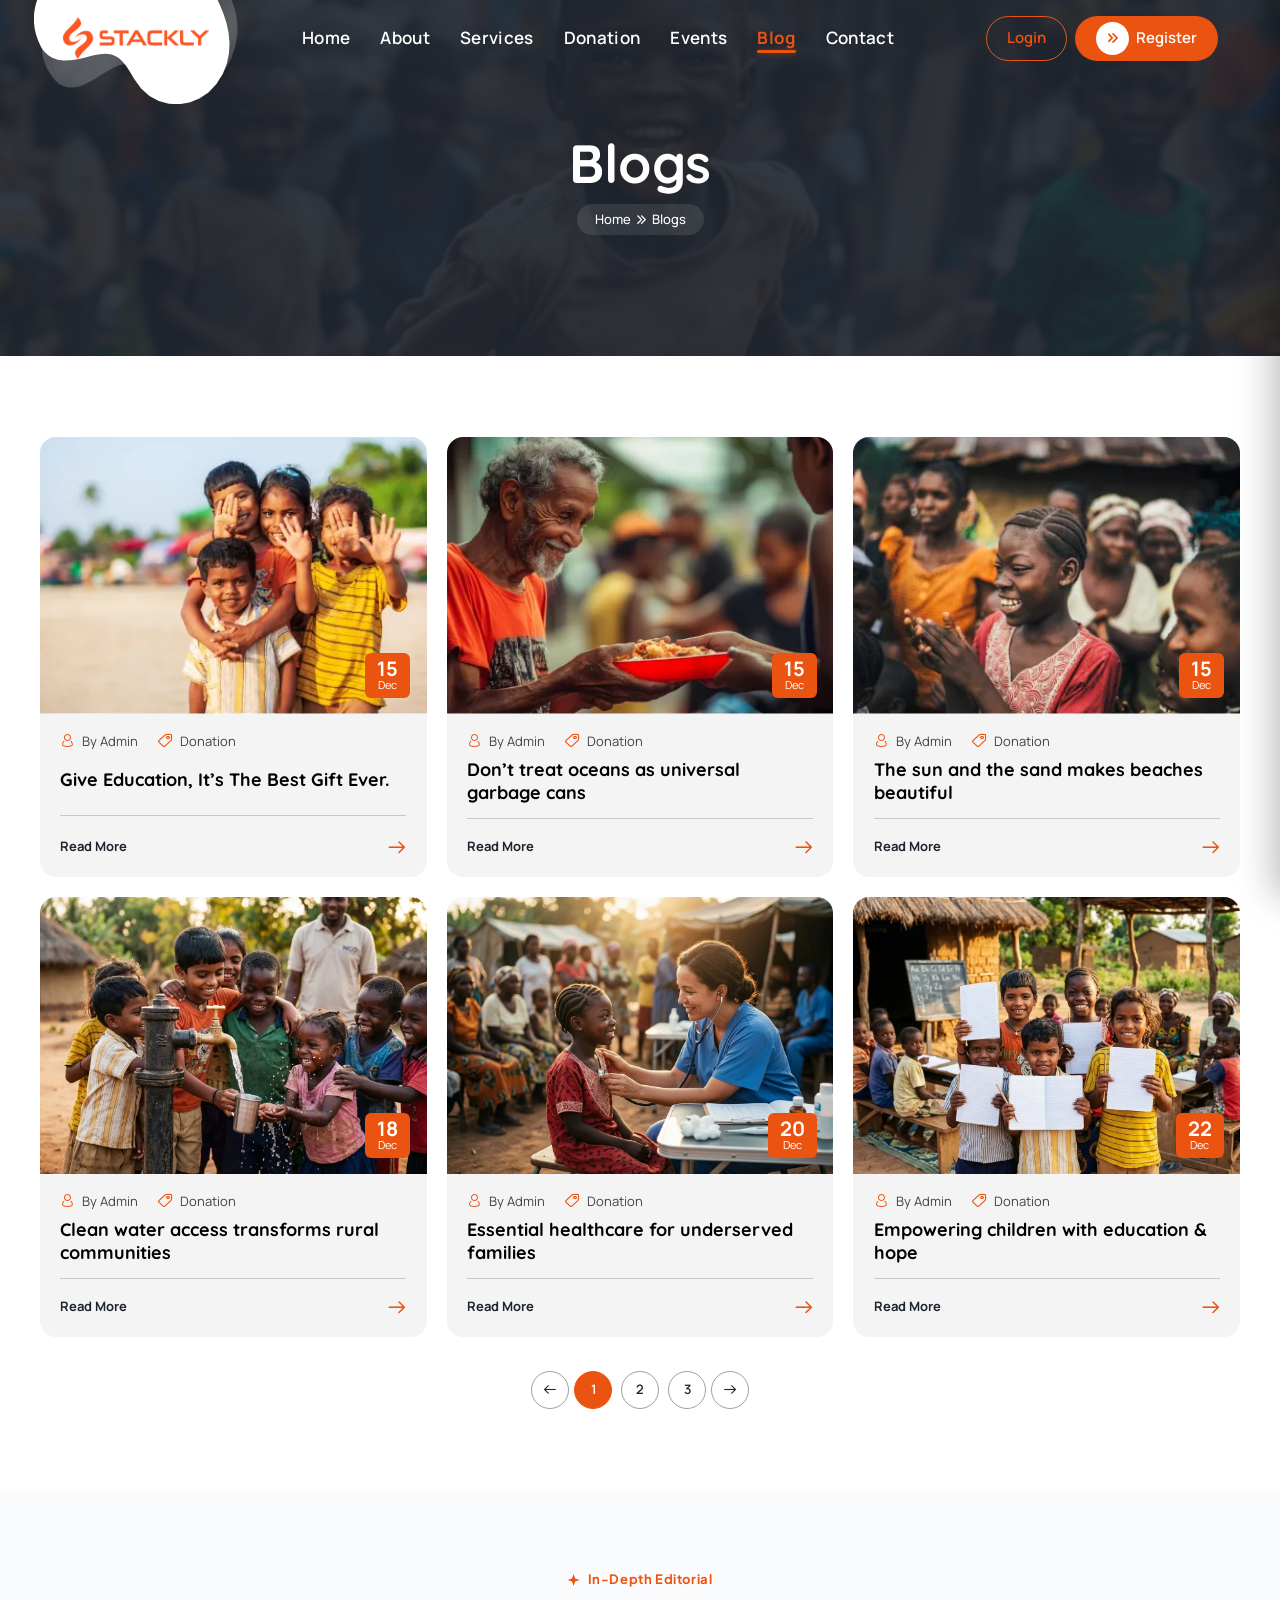
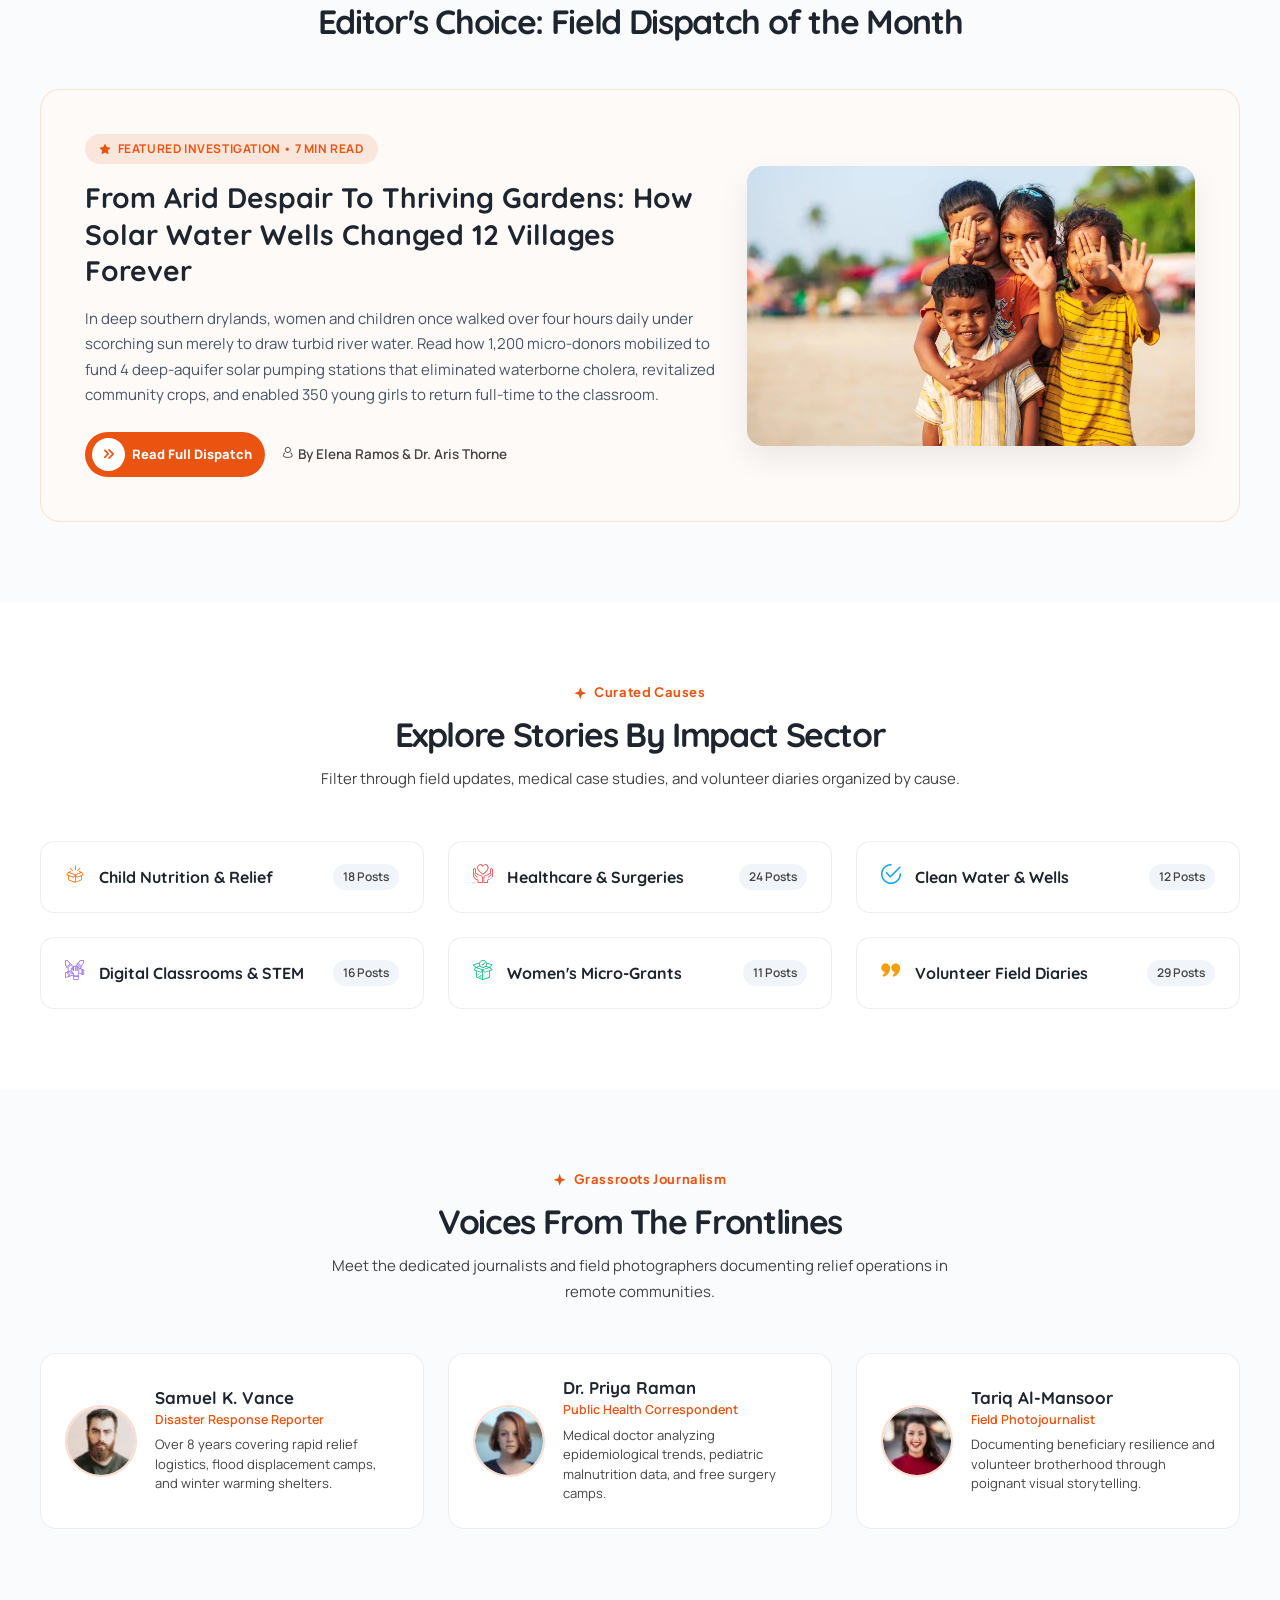
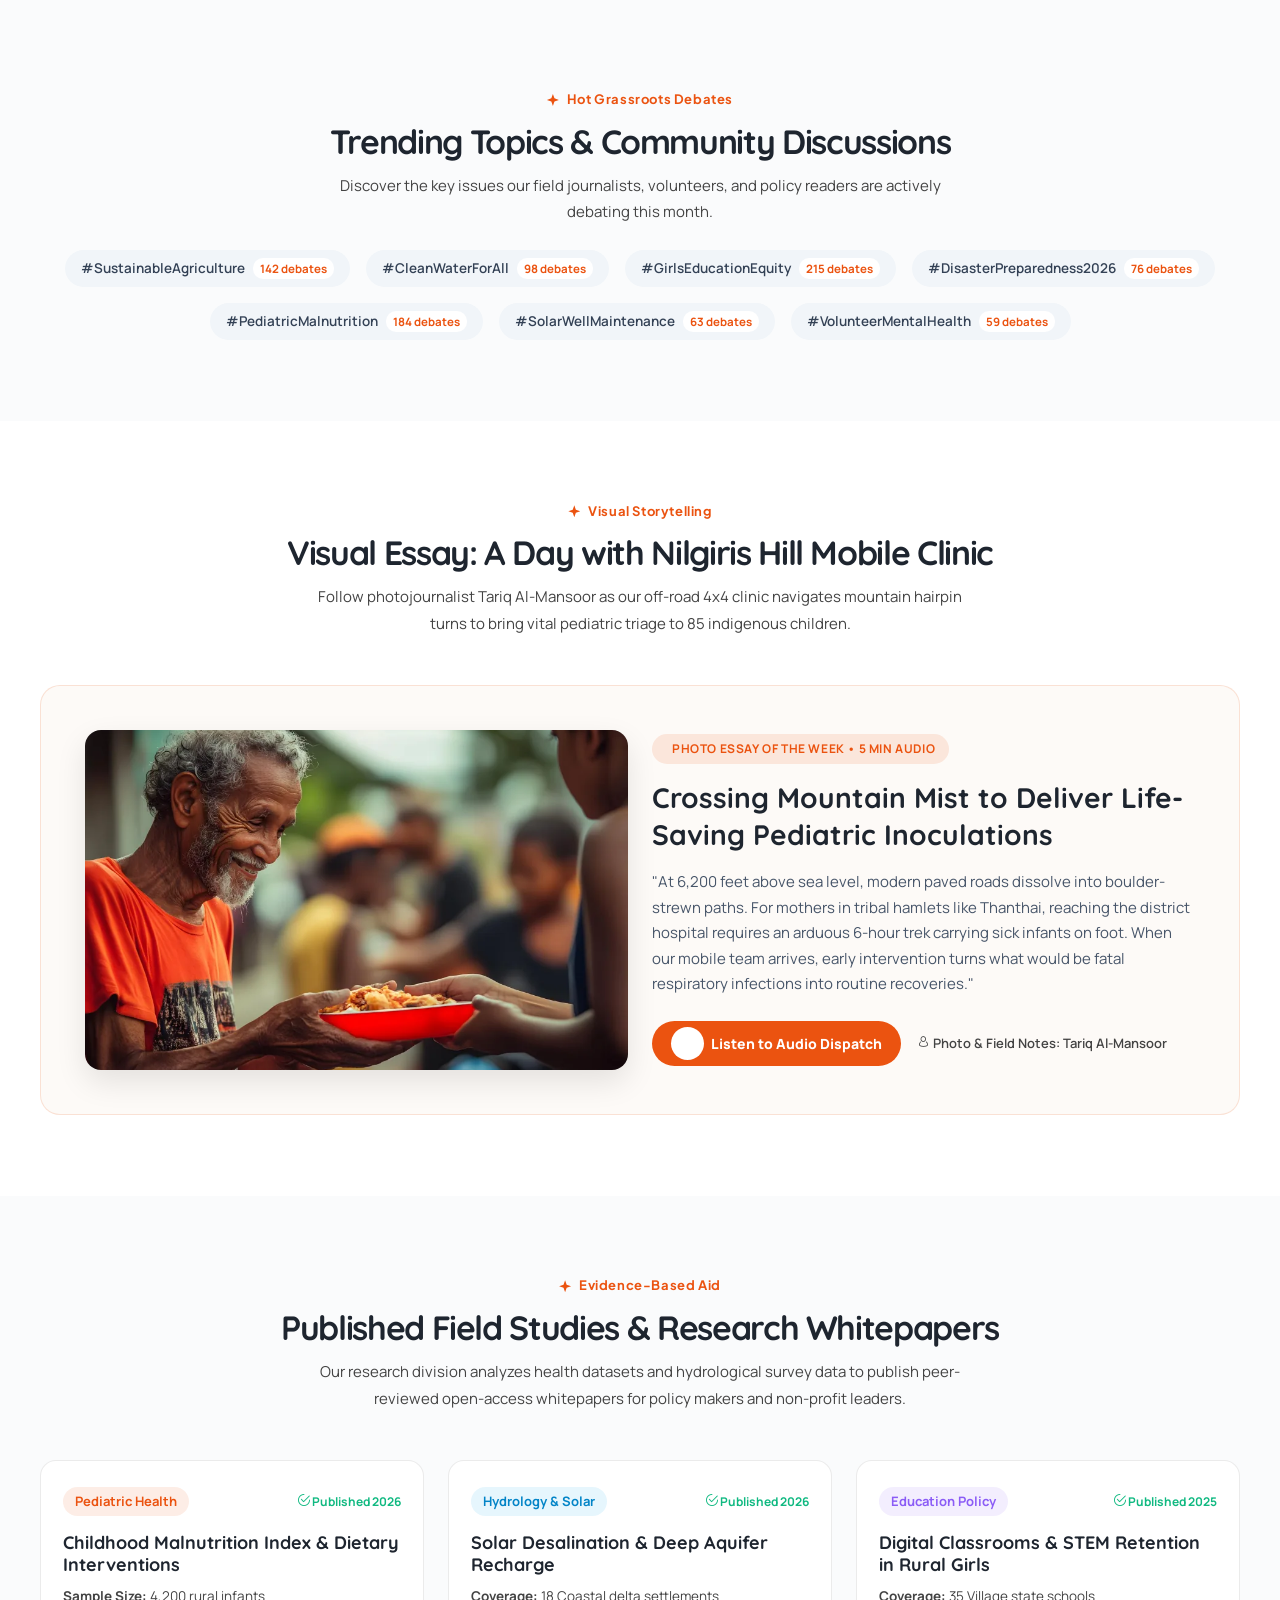
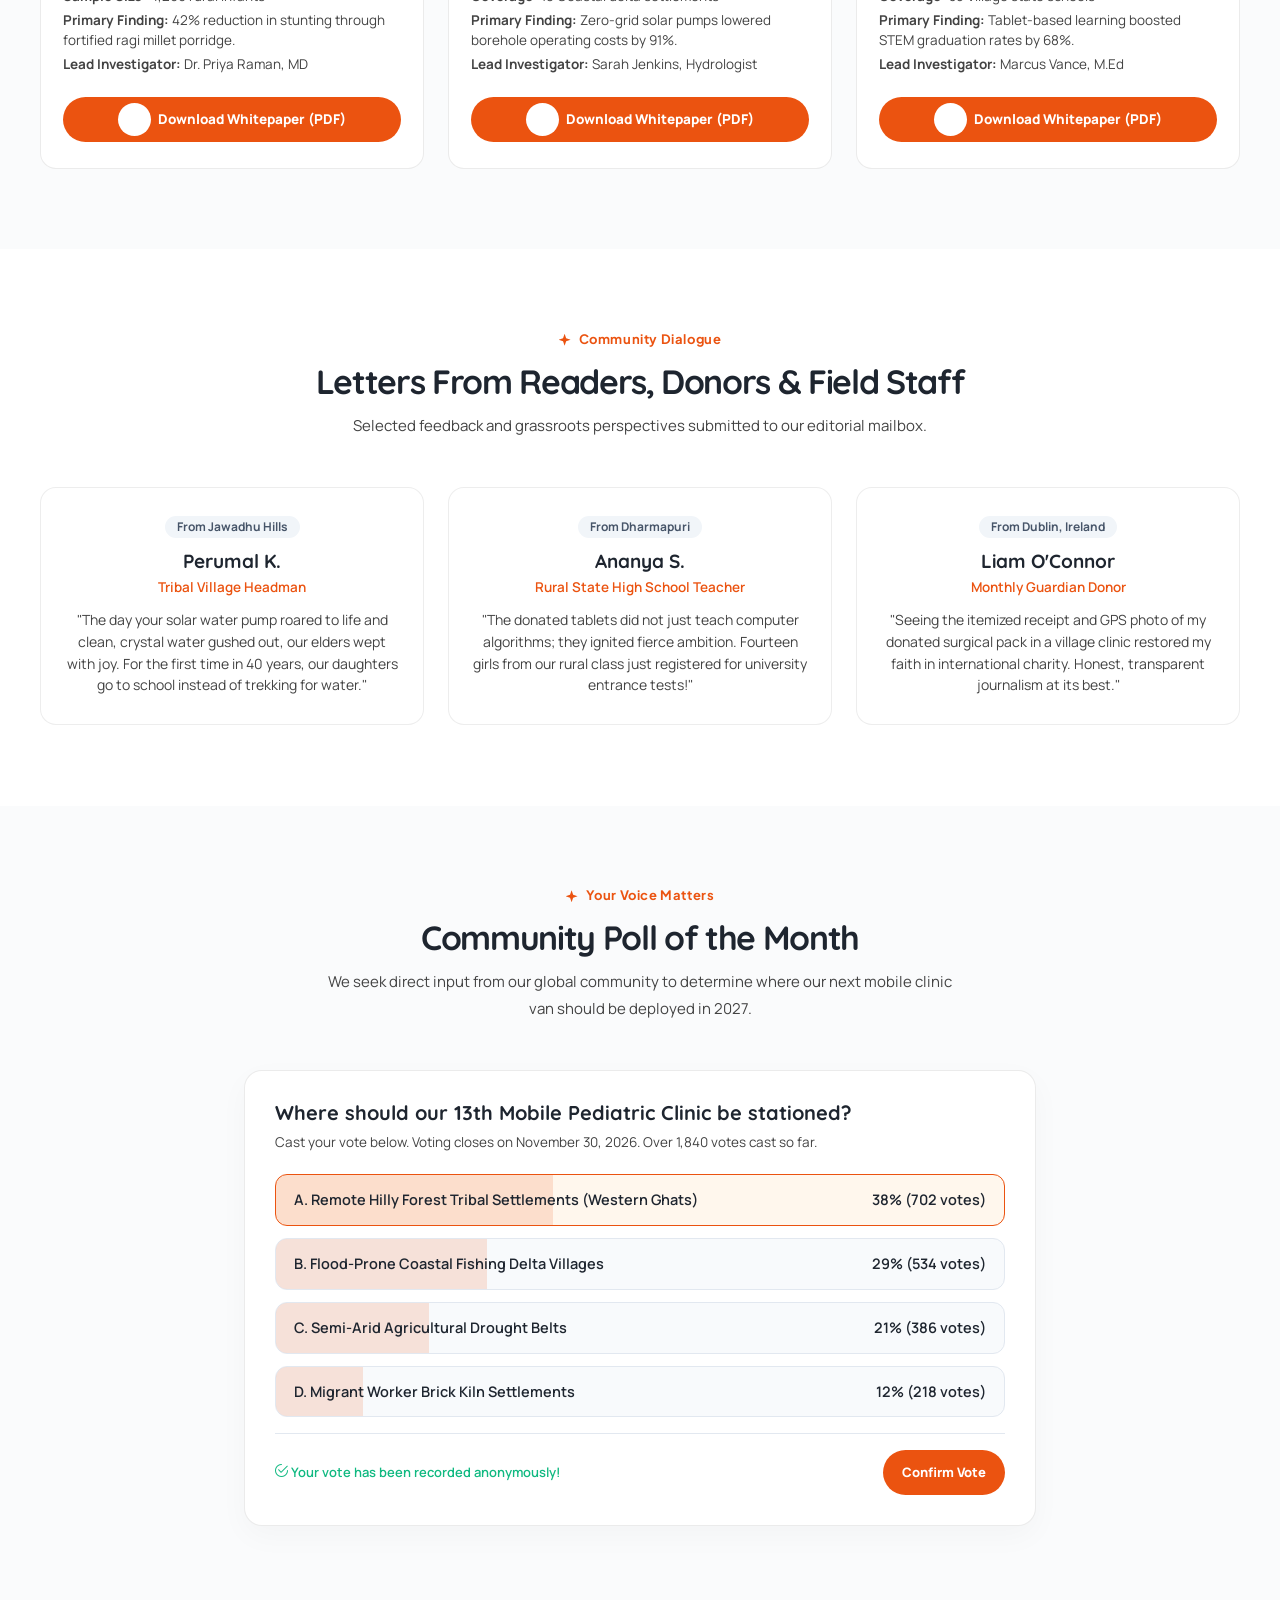
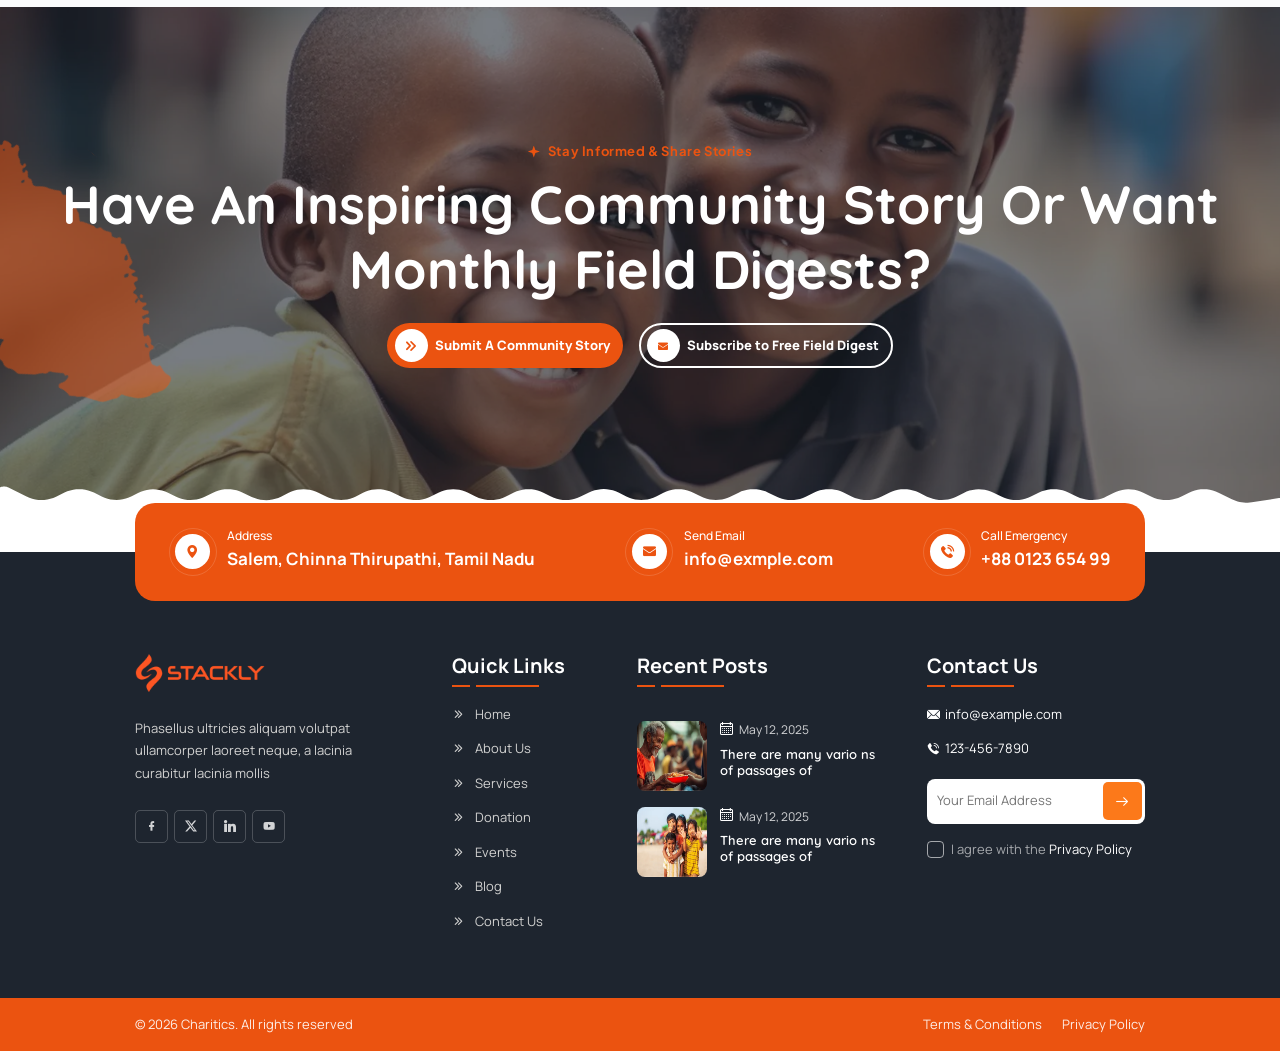
<file: blog.html>
<!DOCTYPE html>

<html lang="en">



<head>

    <meta charset="UTF-8">

    <meta name="viewport" content="width=device-width, initial-scale=1.0">

    <title>Charitics - NGO & Non Profit HTML Template</title>



    <!-- libraries CSS -->

    <link rel="stylesheet" href="css/flaticon_charitics.css">

    <link rel="stylesheet" href="css/bootstrap.min.css">

    <link rel="stylesheet" href="css/splide.min.css">

    <link rel="stylesheet" href="css/swiper-bundle.min.css">

    <link rel="stylesheet" href="css/slimselect.css">

    <link rel="stylesheet" href="css/animate.min.css">

    <link rel="stylesheet" href="css/flatpickr.min.css">



    <!-- custom CSS -->
    <link rel="stylesheet" href="css/style.css">
    <link rel="stylesheet" href="css/sub-pages.css">

</head>



<body>

    <div class="preloader" id="preloader">

        <div class="loader"></div>

    </div>



    <!-- SIDEBAR SECTION START -->

    <div class="ul-sidebar">

        <!-- header -->

        <div class="ul-sidebar-header">

            <div class="ul-sidebar-header-logo">

                <a href="index.html">

                    <img src="images/logo-stackly-orange.webp" alt="Stackly Logo" class="logo">

                </a>

            </div>

            <!-- sidebar closer -->

            <button class="ul-sidebar-closer"><i class="flaticon-close"></i></button>

        </div>



        <div class="ul-sidebar-header-nav-wrapper d-block d-lg-none"></div>

        <div class="ul-sidebar-auth px-3 pb-3 d-lg-none">
            <div class="d-flex gap-2">
                <a href="login.html" class="ul-btn w-50 justify-content-center" style="background: transparent; color: #1e252f; border: 1.5px solid #1e252f; font-size: 14px;">Login</a>
                <a href="register.html" class="ul-btn w-50 justify-content-center" style="font-size: 14px;">Register</a>
            </div>
        </div>





        <!-- sidebar footer -->

        <div class="ul-sidebar-footer">

            <span class="ul-sidebar-footer-title">Follow us</span>



            <div class="ul-sidebar-footer-social">

                <a href="404.html"><i class="flaticon-facebook"></i></a>

                <a href="404.html" aria-label="X (Twitter)"><svg xmlns="http://www.w3.org/2000/svg" width="14" height="14" fill="currentColor" viewBox="0 0 16 16"><path d="M12.6.75h2.454l-5.36 6.142L16 15.25h-4.937l-3.867-5.07-4.425 5.07H.316l5.733-6.57L0 .75h5.063l3.495 4.633L12.601.75Zm-.86 13.028h1.36L4.323 2.145H2.865z"/></svg></a>

                <a href="404.html"><i class="flaticon-instagram"></i></a>

                <a href="404.html"><i class="flaticon-youtube"></i></a>

            </div>

        </div>

    </div>

    <!-- SIDEBAR SECTION END -->



    <!-- SEARCH MODAL SECTION START -->

    <div class="ul-search-form-wrapper flex-grow-1 flex-shrink-0">

        <button class="ul-search-closer"><i class="flaticon-close"></i></button>



        <form action="#" class="ul-search-form">

            <div class="ul-search-form-right">

                <input type="search" name="search" id="ul-search" placeholder="Search Here">

                <button type="submit"><span class="icon"><i class="flaticon-search"></i></span></button>

            </div>

        </form>

    </div>

    <!-- SEARCH MODAL SECTION END -->



    <!-- HEADER SECTION START -->

    <header class="ul-header">

        <div class="ul-header-bottom to-be-sticky">

            <div class="ul-header-bottom-wrapper ul-header-container">

                <div class="logo-container">

                    <a href="index.html" class="d-inline-block"><img src="images/logo-stackly-orange.webp" alt="Stackly Logo" class="logo"></a>

                </div>



                <!-- header nav -->

                <div class="ul-header-nav-wrapper">

                    <div class="to-go-to-sidebar-in-mobile">

                                                <nav class="ul-header-nav">
                            <a href="index.html">Home</a>
                            <a href="about.html">About</a>
                            <a href="services.html">Services</a>
                            <a href="donations.html">Donation</a>
                            <a href="events.html">Events</a>
                            <a href="blog.html" class="active">Blog</a>
                            <a href="contact.html">Contact</a>
                        </nav>

                    </div>

                </div>



                <!-- actions -->

                <div class="ul-header-actions">

                                        <div class="ul-header-auth d-sm-inline-flex d-none align-items-center gap-2">
                        <a href="login.html" class="ul-btn ul-btn-login">Login</a>
                        <a href="register.html" class="ul-btn ul-btn-register" style="padding: 9px 16px; font-size: 14px;"><i class="flaticon-fast-forward-double-right-arrows-symbol"></i> Register</a>
                    </div>

                    <button class="ul-header-sidebar-opener d-lg-none d-inline-flex"><i class="flaticon-menu"></i></button>

                </div>

            </div>

        </div>

    </header>

    <!-- HEADER SECTION END -->





    <main>

        <!-- BREADCRUMBS SECTION START -->

        <section class="ul-breadcrumb ul-section-spacing">

            <div class="ul-container">

                <h2 class="ul-breadcrumb-title">Blogs</h2>

                <ul class="ul-breadcrumb-nav">

                    <li><a href="index.html">Home</a></li>

                    <li><span class="separator"><i class="flaticon-right"></i></span></li>

                    <li>Blogs</li>

                </ul>

            </div>

        </section>

        <!-- BREADCRUMBS SECTION END -->





        <!-- BLOG SECTION START -->

        <section class="ul-blogs-2 ul-section-spacing">

            <div class="ul-container wow animate__fadeInUp">

                <div class="row row-cols-md-3 row-cols-2 row-cols-xxs-1 ul-bs-row justify-content-center">

                    <!-- single blog -->

                    <div class="col">

                        <div class="ul-blog ul-blog-2">

                            <div class="ul-blog-img"><img src="images/blog-1.webp" alt="Blog Image">

                                <div class="date">

                                    <span class="number">15</span>

                                    <span class="txt">Dec</span>

                                </div>

                            </div>

                            <div class="ul-blog-txt">

                                <div class="ul-blog-infos">

                                    <!-- single info -->

                                    <div class="ul-blog-info">

                                        <span class="icon"><i class="flaticon-account"></i></span>

                                        <span class="text font-normal text-[14px] text-etGray">By Admin</span>

                                    </div>

                                    <!-- single info -->

                                    <div class="ul-blog-info">

                                        <span class="icon"><i class="flaticon-price-tag"></i></span>

                                        <span class="text font-normal text-[14px] text-etGray">Donation</span>

                                    </div>

                                </div>

                                <a href="404.html" class="ul-blog-title">Give Education, It’s The Best Gift Ever.</a>

                                <a href="404.html" class="ul-blog-btn">Read More <span class="icon"><i class="flaticon-next"></i></span></a>

                            </div>

                        </div>

                    </div>



                    <!-- single blog -->

                    <div class="col">

                        <div class="ul-blog ul-blog-2">

                            <div class="ul-blog-img"><img src="images/blog-2.webp" alt="Blog Image">

                                <div class="date">

                                    <span class="number">15</span>

                                    <span class="txt">Dec</span>

                                </div>

                            </div>

                            <div class="ul-blog-txt">

                                <div class="ul-blog-infos">

                                    <!-- single info -->

                                    <div class="ul-blog-info">

                                        <span class="icon"><i class="flaticon-account"></i></span>

                                        <span class="text font-normal text-[14px] text-etGray">By Admin</span>

                                    </div>

                                    <!-- single info -->

                                    <div class="ul-blog-info">

                                        <span class="icon"><i class="flaticon-price-tag"></i></span>

                                        <span class="text font-normal text-[14px] text-etGray">Donation</span>

                                    </div>

                                </div>

                                <a href="404.html" class="ul-blog-title">Don’t treat oceans as universal garbage cans</a>

                                <a href="404.html" class="ul-blog-btn">Read More <span class="icon"><i class="flaticon-next"></i></span></a>

                            </div>

                        </div>

                    </div>



                    <!-- single blog -->

                    <div class="col">

                        <div class="ul-blog ul-blog-2">

                            <div class="ul-blog-img"><img src="images/blog-3.webp" alt="Blog Image">

                                <div class="date">

                                    <span class="number">15</span>

                                    <span class="txt">Dec</span>

                                </div>

                            </div>

                            <div class="ul-blog-txt">

                                <div class="ul-blog-infos">

                                    <!-- single info -->

                                    <div class="ul-blog-info">

                                        <span class="icon"><i class="flaticon-account"></i></span>

                                        <span class="text font-normal text-[14px] text-etGray">By Admin</span>

                                    </div>

                                    <!-- single info -->

                                    <div class="ul-blog-info">

                                        <span class="icon"><i class="flaticon-price-tag"></i></span>

                                        <span class="text font-normal text-[14px] text-etGray">Donation</span>

                                    </div>

                                </div>

                                <a href="404.html" class="ul-blog-title">The sun and the sand makes beaches beautiful</a>

                                <a href="404.html" class="ul-blog-btn">Read More <span class="icon"><i class="flaticon-next"></i></span></a>

                            </div>

                        </div>

                    </div>



                    <!-- single blog -->

                    <div class="col">

                        <div class="ul-blog ul-blog-2">

                            <div class="ul-blog-img"><img src="images/blog-4.webp" alt="Clean Water Project">

                                <div class="date">

                                    <span class="number">18</span>

                                    <span class="txt">Dec</span>

                                </div>

                            </div>

                            <div class="ul-blog-txt">

                                <div class="ul-blog-infos">

                                    <!-- single info -->

                                    <div class="ul-blog-info">

                                        <span class="icon"><i class="flaticon-account"></i></span>

                                        <span class="text font-normal text-[14px] text-etGray">By Admin</span>

                                    </div>

                                    <!-- single info -->

                                    <div class="ul-blog-info">

                                        <span class="icon"><i class="flaticon-price-tag"></i></span>

                                        <span class="text font-normal text-[14px] text-etGray">Donation</span>

                                    </div>

                                </div>

                                <a href="404.html" class="ul-blog-title">Clean water access transforms rural communities</a>

                                <a href="404.html" class="ul-blog-btn">Read More <span class="icon"><i class="flaticon-next"></i></span></a>

                            </div>

                        </div>

                    </div>



                    <!-- single blog -->

                    <div class="col">

                        <div class="ul-blog ul-blog-2">

                            <div class="ul-blog-img"><img src="images/blog-5.webp" alt="Healthcare Outreach">

                                <div class="date">

                                    <span class="number">20</span>

                                    <span class="txt">Dec</span>

                                </div>

                            </div>

                            <div class="ul-blog-txt">

                                <div class="ul-blog-infos">

                                    <!-- single info -->

                                    <div class="ul-blog-info">

                                        <span class="icon"><i class="flaticon-account"></i></span>

                                        <span class="text font-normal text-[14px] text-etGray">By Admin</span>

                                    </div>

                                    <!-- single info -->

                                    <div class="ul-blog-info">

                                        <span class="icon"><i class="flaticon-price-tag"></i></span>

                                        <span class="text font-normal text-[14px] text-etGray">Donation</span>

                                    </div>

                                </div>

                                <a href="404.html" class="ul-blog-title">Essential healthcare for underserved families</a>

                                <a href="404.html" class="ul-blog-btn">Read More <span class="icon"><i class="flaticon-next"></i></span></a>

                            </div>

                        </div>

                    </div>



                    <!-- single blog -->

                    <div class="col">

                        <div class="ul-blog ul-blog-2">

                            <div class="ul-blog-img"><img src="images/blog-6.webp" alt="Children Education">

                                <div class="date">

                                    <span class="number">22</span>

                                    <span class="txt">Dec</span>

                                </div>

                            </div>

                            <div class="ul-blog-txt">

                                <div class="ul-blog-infos">

                                    <!-- single info -->

                                    <div class="ul-blog-info">

                                        <span class="icon"><i class="flaticon-account"></i></span>

                                        <span class="text font-normal text-[14px] text-etGray">By Admin</span>

                                    </div>

                                    <!-- single info -->

                                    <div class="ul-blog-info">

                                        <span class="icon"><i class="flaticon-price-tag"></i></span>

                                        <span class="text font-normal text-[14px] text-etGray">Donation</span>

                                    </div>

                                </div>

                                <a href="404.html" class="ul-blog-title">Empowering children with education & hope</a>

                                <a href="404.html" class="ul-blog-btn">Read More <span class="icon"><i class="flaticon-next"></i></span></a>

                            </div>

                        </div>

                    </div>

                </div>



                <!-- pagination -->

                <div class="ul-pagination">

                    <ul>

                        <li><a href="#"><i class="flaticon-back"></i></a></li>

                        <li class="pages">

                            <a href="#" class="active">1</a>

                            <a href="#">2</a>

                            <a href="#">3</a>

                        </li>

                        <li><a href="#"><i class="flaticon-next"></i></a></li>

                    </ul>

                </div>

            </div>

        </section>

        <!-- BLOG SECTION END -->



        <!-- SECTION 2: EDITORIAL SPOTLIGHT START -->
        <section class="ul-section-spacing" style="background-color: #fafbfc;">
            <div class="ul-container">
                <div class="text-center mb-5">
                    <span class="ul-section-sub-title">In-Depth Editorial</span>
                    <h2 class="ul-section-title">Editor's Choice: Field Dispatch of the Month</h2>
                </div>

                <div class="sub-spotlight-card">
                    <div class="row align-items-center gy-4">
                        <div class="col-lg-7">
                            <span class="spotlight-badge"><i class="flaticon-star"></i> Featured Investigation • 7 Min Read</span>
                            <h3 class="sub-spotlight-title">From Arid Despair To Thriving Gardens: How Solar Water Wells Changed 12 Villages Forever</h3>
                            <p class="sub-spotlight-desc">In deep southern drylands, women and children once walked over four hours daily under scorching sun merely to draw turbid river water. Read how 1,200 micro-donors mobilized to fund 4 deep-aquifer solar pumping stations that eliminated waterborne cholera, revitalized community crops, and enabled 350 young girls to return full-time to the classroom.</p>
                            <div class="d-flex flex-wrap align-items-center gap-3">
                                <a href="donations.html" class="ul-btn"><i class="flaticon-fast-forward-double-right-arrows-symbol"></i> Read Full Dispatch</a>
                                <span style="font-size: 13.5px; color: var(--ul-gray); font-weight: 600;"><i class="flaticon-account"></i> By Elena Ramos & Dr. Aris Thorne</span>
                            </div>
                        </div>
                        <div class="col-lg-5">
                            <div style="border-radius: 16px; overflow: hidden; box-shadow: 0 12px 30px rgba(0,0,0,0.08);">
                                <img src="images/blog-b-1.webp" alt="Field Story" style="width: 100%; height: 280px; object-fit: cover;">
                            </div>
                        </div>
                    </div>
                </div>
            </div>
        </section>
        <!-- SECTION 2: EDITORIAL SPOTLIGHT END -->



        <!-- SECTION 3: EXPLORE BY CATEGORY START -->
        <section class="ul-section-spacing">
            <div class="ul-container">
                <div class="text-center mb-5">
                    <span class="ul-section-sub-title">Curated Causes</span>
                    <h2 class="ul-section-title">Explore Stories By Impact Sector</h2>
                    <p style="max-width: 650px; margin: 12px auto 0; color: var(--ul-gray); font-size: 15px;">Filter through field updates, medical case studies, and volunteer diaries organized by cause.</p>
                </div>

                <div class="row row-cols-lg-3 row-cols-md-2 row-cols-1 g-4">
                    <div class="col">
                        <a href="blog.html" class="sub-category-card">
                            <div class="cat-left">
                                <span class="cat-icon" style="color: #f97316;"><i class="flaticon-box"></i></span>
                                <span class="cat-name">Child Nutrition & Relief</span>
                            </div>
                            <span class="cat-count">18 Posts</span>
                        </a>
                    </div>

                    <div class="col">
                        <a href="blog.html" class="sub-category-card">
                            <div class="cat-left">
                                <span class="cat-icon" style="color: #ef4444;"><i class="flaticon-love"></i></span>
                                <span class="cat-name">Healthcare & Surgeries</span>
                            </div>
                            <span class="cat-count">24 Posts</span>
                        </a>
                    </div>

                    <div class="col">
                        <a href="blog.html" class="sub-category-card">
                            <div class="cat-left">
                                <span class="cat-icon" style="color: #0ea5e9;"><i class="flaticon-checked"></i></span>
                                <span class="cat-name">Clean Water & Wells</span>
                            </div>
                            <span class="cat-count">12 Posts</span>
                        </a>
                    </div>

                    <div class="col">
                        <a href="blog.html" class="sub-category-card">
                            <div class="cat-left">
                                <span class="cat-icon" style="color: #8b5cf6;"><i class="flaticon-team"></i></span>
                                <span class="cat-name">Digital Classrooms & STEM</span>
                            </div>
                            <span class="cat-count">16 Posts</span>
                        </a>
                    </div>

                    <div class="col">
                        <a href="blog.html" class="sub-category-card">
                            <div class="cat-left">
                                <span class="cat-icon" style="color: #10b981;"><i class="flaticon-package"></i></span>
                                <span class="cat-name">Women's Micro-Grants</span>
                            </div>
                            <span class="cat-count">11 Posts</span>
                        </a>
                    </div>

                    <div class="col">
                        <a href="blog.html" class="sub-category-card">
                            <div class="cat-left">
                                <span class="cat-icon" style="color: #f59e0b;"><i class="flaticon-quote"></i></span>
                                <span class="cat-name">Volunteer Field Diaries</span>
                            </div>
                            <span class="cat-count">29 Posts</span>
                        </a>
                    </div>
                </div>
            </div>
        </section>
        <!-- SECTION 3: CATEGORIES END -->



        <!-- SECTION 4: MEET THE FIELD WRITERS START -->
        <section class="ul-section-spacing" style="background-color: #fafbfc;">
            <div class="ul-container">
                <div class="text-center mb-5">
                    <span class="ul-section-sub-title">Grassroots Journalism</span>
                    <h2 class="ul-section-title">Voices From The Frontlines</h2>
                    <p style="max-width: 650px; margin: 12px auto 0; color: var(--ul-gray); font-size: 15px;">Meet the dedicated journalists and field photographers documenting relief operations in remote communities.</p>
                </div>

                <div class="row row-cols-lg-3 row-cols-md-2 row-cols-1 g-4">
                    <div class="col">
                        <div class="sub-author-card">
                            <img src="images/reviewer-1.webp" alt="Samuel K. Vance" class="sub-author-img">
                            <div>
                                <h4 class="sub-author-name">Samuel K. Vance</h4>
                                <span class="sub-author-beat">Disaster Response Reporter</span>
                                <p class="sub-author-bio">Over 8 years covering rapid relief logistics, flood displacement camps, and winter warming shelters.</p>
                            </div>
                        </div>
                    </div>

                    <div class="col">
                        <div class="sub-author-card">
                            <img src="images/reviewer-2.webp" alt="Dr. Priya Raman" class="sub-author-img">
                            <div>
                                <h4 class="sub-author-name">Dr. Priya Raman</h4>
                                <span class="sub-author-beat">Public Health Correspondent</span>
                                <p class="sub-author-bio">Medical doctor analyzing epidemiological trends, pediatric malnutrition data, and free surgery camps.</p>
                            </div>
                        </div>
                    </div>

                    <div class="col">
                        <div class="sub-author-card">
                            <img src="images/reviewer-3.webp" alt="Tariq Al-Mansoor" class="sub-author-img">
                            <div>
                                <h4 class="sub-author-name">Tariq Al-Mansoor</h4>
                                <span class="sub-author-beat">Field Photojournalist</span>
                                <p class="sub-author-bio">Documenting beneficiary resilience and volunteer brotherhood through poignant visual storytelling.</p>
                            </div>
                        </div>
                    </div>
                </div>
            </div>
        </section>
        <!-- SECTION 4: WRITERS END -->

        <!-- SECTION A: TRENDING TOPICS & HASHTAGS START -->
        <section class="ul-section-spacing" style="background-color: #fafbfc;">
            <div class="ul-container">
                <div class="text-center mb-4">
                    <span class="ul-section-sub-title">Hot Grassroots Debates</span>
                    <h2 class="ul-section-title">Trending Topics &amp; Community Discussions</h2>
                    <p style="max-width: 650px; margin: 12px auto 0; color: var(--ul-gray); font-size: 15px;">Discover the key issues our field journalists, volunteers, and policy readers are actively debating this month.</p>
                </div>

                <div class="d-flex flex-wrap justify-content-center gap-3">
                    <a href="blog.html" class="sub-topic-pill">
                        #SustainableAgriculture <span>142 debates</span>
                    </a>
                    <a href="blog.html" class="sub-topic-pill">
                        #CleanWaterForAll <span>98 debates</span>
                    </a>
                    <a href="blog.html" class="sub-topic-pill">
                        #GirlsEducationEquity <span>215 debates</span>
                    </a>
                    <a href="blog.html" class="sub-topic-pill">
                        #DisasterPreparedness2026 <span>76 debates</span>
                    </a>
                    <a href="blog.html" class="sub-topic-pill">
                        #PediatricMalnutrition <span>184 debates</span>
                    </a>
                    <a href="blog.html" class="sub-topic-pill">
                        #SolarWellMaintenance <span>63 debates</span>
                    </a>
                    <a href="blog.html" class="sub-topic-pill">
                        #VolunteerMentalHealth <span>59 debates</span>
                    </a>
                </div>
            </div>
        </section>
        <!-- SECTION A: TRENDING TOPICS END -->

        <!-- SECTION B: VISUAL ESSAY & PHOTO OF THE WEEK START -->
        <section class="ul-section-spacing">
            <div class="ul-container">
                <div class="text-center mb-5">
                    <span class="ul-section-sub-title">Visual Storytelling</span>
                    <h2 class="ul-section-title">Visual Essay: A Day with Nilgiris Hill Mobile Clinic</h2>
                    <p style="max-width: 650px; margin: 12px auto 0; color: var(--ul-gray); font-size: 15px;">Follow photojournalist Tariq Al-Mansoor as our off-road 4x4 clinic navigates mountain hairpin turns to bring vital pediatric triage to 85 indigenous children.</p>
                </div>

                <div class="sub-spotlight-card">
                    <div class="row align-items-center gy-4">
                        <div class="col-lg-6">
                            <div style="border-radius: 16px; overflow: hidden; box-shadow: 0 12px 30px rgba(0,0,0,0.1);">
                                <img src="images/blog-b-2.webp" alt="Mobile Clinic In Nilgiris" style="width: 100%; height: 340px; object-fit: cover;">
                            </div>
                        </div>
                        <div class="col-lg-6">
                            <span class="spotlight-badge"><i class="flaticon-camera"></i> Photo Essay of the Week • 5 Min Audio</span>
                            <h3 class="sub-spotlight-title">Crossing Mountain Mist to Deliver Life-Saving Pediatric Inoculations</h3>
                            <p class="sub-spotlight-desc">"At 6,200 feet above sea level, modern paved roads dissolve into boulder-strewn paths. For mothers in tribal hamlets like Thanthai, reaching the district hospital requires an arduous 6-hour trek carrying sick infants on foot. When our mobile team arrives, early intervention turns what would be fatal respiratory infections into routine recoveries."</p>
                            
                            <div class="d-flex flex-wrap align-items-center gap-3 mt-4">
                                <button type="button" class="ul-btn" style="padding: 10px 18px; font-size: 14px;" onclick="alert('Playing Nilgiris Field Audio Dispatch (3:45 mins)... Ambient sounds of mountain clinic and doctor interview.');">
                                    <i class="flaticon-video"></i> Listen to Audio Dispatch
                                </button>
                                <span style="font-size: 13px; color: var(--ul-gray); font-weight: 600;"><i class="flaticon-account"></i> Photo &amp; Field Notes: Tariq Al-Mansoor</span>
                            </div>
                        </div>
                    </div>
                </div>
            </div>
        </section>
        <!-- SECTION B: VISUAL ESSAY END -->

        <!-- SECTION C: HUMANITARIAN WHITEPAPERS & RESEARCH START -->
        <section class="ul-section-spacing" style="background-color: #fafbfc;">
            <div class="ul-container">
                <div class="text-center mb-5">
                    <span class="ul-section-sub-title">Evidence-Based Aid</span>
                    <h2 class="ul-section-title">Published Field Studies &amp; Research Whitepapers</h2>
                    <p style="max-width: 650px; margin: 12px auto 0; color: var(--ul-gray); font-size: 15px;">Our research division analyzes health datasets and hydrological survey data to publish peer-reviewed open-access whitepapers for policy makers and non-profit leaders.</p>
                </div>

                <div class="row row-cols-lg-3 row-cols-md-2 row-cols-1 g-4">
                    <div class="col">
                        <div class="sub-report-card">
                            <div class="sub-report-header">
                                <span class="sub-report-badge">Pediatric Health</span>
                                <span style="font-size: 12px; color: #10b981; font-weight: 700;"><i class="flaticon-checked"></i> Published 2026</span>
                            </div>
                            <h3 class="sub-report-title">Childhood Malnutrition Index &amp; Dietary Interventions</h3>
                            <div class="sub-report-meta">
                                <span><strong>Sample Size:</strong> 4,200 rural infants</span>
                                <span><strong>Primary Finding:</strong> 42% reduction in stunting through fortified ragi millet porridge.</span>
                                <span><strong>Lead Investigator:</strong> Dr. Priya Raman, MD</span>
                            </div>
                            <button type="button" class="ul-btn justify-content-center" style="font-size: 13.5px; padding: 10px;" onclick="alert('Downloading Whitepaper: Child Malnutrition Index (PDF 3.4 MB)...');">
                                <i class="flaticon-download"></i> Download Whitepaper (PDF)
                            </button>
                        </div>
                    </div>

                    <div class="col">
                        <div class="sub-report-card">
                            <div class="sub-report-header">
                                <span class="sub-report-badge" style="background: rgba(14, 165, 233, 0.1); color: #0284c7;">Hydrology &amp; Solar</span>
                                <span style="font-size: 12px; color: #10b981; font-weight: 700;"><i class="flaticon-checked"></i> Published 2026</span>
                            </div>
                            <h3 class="sub-report-title">Solar Desalination &amp; Deep Aquifer Recharge</h3>
                            <div class="sub-report-meta">
                                <span><strong>Coverage:</strong> 18 Coastal delta settlements</span>
                                <span><strong>Primary Finding:</strong> Zero-grid solar pumps lowered borehole operating costs by 91%.</span>
                                <span><strong>Lead Investigator:</strong> Sarah Jenkins, Hydrologist</span>
                            </div>
                            <button type="button" class="ul-btn justify-content-center" style="font-size: 13.5px; padding: 10px;" onclick="alert('Downloading Whitepaper: Solar Desalination Study (PDF 4.1 MB)...');">
                                <i class="flaticon-download"></i> Download Whitepaper (PDF)
                            </button>
                        </div>
                    </div>

                    <div class="col">
                        <div class="sub-report-card">
                            <div class="sub-report-header">
                                <span class="sub-report-badge" style="background: rgba(139, 92, 246, 0.1); color: #8b5cf6;">Education Policy</span>
                                <span style="font-size: 12px; color: #10b981; font-weight: 700;"><i class="flaticon-checked"></i> Published 2025</span>
                            </div>
                            <h3 class="sub-report-title">Digital Classrooms &amp; STEM Retention in Rural Girls</h3>
                            <div class="sub-report-meta">
                                <span><strong>Coverage:</strong> 35 Village state schools</span>
                                <span><strong>Primary Finding:</strong> Tablet-based learning boosted STEM graduation rates by 68%.</span>
                                <span><strong>Lead Investigator:</strong> Marcus Vance, M.Ed</span>
                            </div>
                            <button type="button" class="ul-btn justify-content-center" style="font-size: 13.5px; padding: 10px;" onclick="alert('Downloading Whitepaper: Digital Classroom Metrics (PDF 2.8 MB)...');">
                                <i class="flaticon-download"></i> Download Whitepaper (PDF)
                            </button>
                        </div>
                    </div>
                </div>
            </div>
        </section>
        <!-- SECTION C: WHITEPAPERS END -->

        <!-- SECTION D: LETTERS TO THE EDITOR START -->
        <section class="ul-section-spacing">
            <div class="ul-container">
                <div class="text-center mb-5">
                    <span class="ul-section-sub-title">Community Dialogue</span>
                    <h2 class="ul-section-title">Letters From Readers, Donors &amp; Field Staff</h2>
                    <p style="max-width: 650px; margin: 12px auto 0; color: var(--ul-gray); font-size: 15px;">Selected feedback and grassroots perspectives submitted to our editorial mailbox.</p>
                </div>

                <div class="row row-cols-lg-3 row-cols-md-2 row-cols-1 g-4">
                    <div class="col">
                        <div class="sub-advisor-card">
                            <span class="badge" style="background: #f1f5f9; color: #475569; padding: 5px 12px; border-radius: 12px; font-size: 12px; margin-bottom: 12px; display: inline-block;">From Jawadhu Hills</span>
                            <h3 class="sub-advisor-name">Perumal K.</h3>
                            <span class="sub-advisor-title">Tribal Village Headman</span>
                            <p class="sub-advisor-bio">"The day your solar water pump roared to life and clean, crystal water gushed out, our elders wept with joy. For the first time in 40 years, our daughters go to school instead of trekking for water."</p>
                        </div>
                    </div>

                    <div class="col">
                        <div class="sub-advisor-card">
                            <span class="badge" style="background: #f1f5f9; color: #475569; padding: 5px 12px; border-radius: 12px; font-size: 12px; margin-bottom: 12px; display: inline-block;">From Dharmapuri</span>
                            <h3 class="sub-advisor-name">Ananya S.</h3>
                            <span class="sub-advisor-title">Rural State High School Teacher</span>
                            <p class="sub-advisor-bio">"The donated tablets did not just teach computer algorithms; they ignited fierce ambition. Fourteen girls from our rural class just registered for university entrance tests!"</p>
                        </div>
                    </div>

                    <div class="col">
                        <div class="sub-advisor-card">
                            <span class="badge" style="background: #f1f5f9; color: #475569; padding: 5px 12px; border-radius: 12px; font-size: 12px; margin-bottom: 12px; display: inline-block;">From Dublin, Ireland</span>
                            <h3 class="sub-advisor-name">Liam O'Connor</h3>
                            <span class="sub-advisor-title">Monthly Guardian Donor</span>
                            <p class="sub-advisor-bio">"Seeing the itemized receipt and GPS photo of my donated surgical pack in a village clinic restored my faith in international charity. Honest, transparent journalism at its best."</p>
                        </div>
                    </div>
                </div>
            </div>
        </section>
        <!-- SECTION D: LETTERS END -->

        <!-- SECTION E: INTERACTIVE COMMUNITY POLL START -->
        <section class="ul-section-spacing" style="background-color: #fafbfc;">
            <div class="ul-container">
                <div class="text-center mb-5">
                    <span class="ul-section-sub-title">Your Voice Matters</span>
                    <h2 class="ul-section-title">Community Poll of the Month</h2>
                    <p style="max-width: 650px; margin: 12px auto 0; color: var(--ul-gray); font-size: 15px;">We seek direct input from our global community to determine where our next mobile clinic van should be deployed in 2027.</p>
                </div>

                <div class="row justify-content-center">
                    <div class="col-lg-8">
                        <div class="sub-poll-box">
                            <h4 style="font-family: var(--font-quicksand); font-size: 20px; font-weight: 700; color: var(--ul-black); margin-bottom: 6px;">Where should our 13th Mobile Pediatric Clinic be stationed?</h4>
                            <p style="font-size: 13.5px; color: var(--ul-gray); margin-bottom: 20px;">Cast your vote below. Voting closes on November 30, 2026. Over 1,840 votes cast so far.</p>

                            <div class="sub-poll-option selected" onclick="castBlogVote(this, 38)">
                                <div class="sub-poll-bar" style="width: 38%;"></div>
                                <div class="sub-poll-content">
                                    <span>A. Remote Hilly Forest Tribal Settlements (Western Ghats)</span>
                                    <span>38% (702 votes)</span>
                                </div>
                            </div>

                            <div class="sub-poll-option" onclick="castBlogVote(this, 29)">
                                <div class="sub-poll-bar" style="width: 29%;"></div>
                                <div class="sub-poll-content">
                                    <span>B. Flood-Prone Coastal Fishing Delta Villages</span>
                                    <span>29% (534 votes)</span>
                                </div>
                            </div>

                            <div class="sub-poll-option" onclick="castBlogVote(this, 21)">
                                <div class="sub-poll-bar" style="width: 21%;"></div>
                                <div class="sub-poll-content">
                                    <span>C. Semi-Arid Agricultural Drought Belts</span>
                                    <span>21% (386 votes)</span>
                                </div>
                            </div>

                            <div class="sub-poll-option" onclick="castBlogVote(this, 12)">
                                <div class="sub-poll-bar" style="width: 12%;"></div>
                                <div class="sub-poll-content">
                                    <span>D. Migrant Worker Brick Kiln Settlements</span>
                                    <span>12% (218 votes)</span>
                                </div>
                            </div>

                            <div class="d-flex justify-content-between align-items-center mt-3 pt-3" style="border-top: 1px solid #e2e8f0;">
                                <span style="font-size: 13px; color: #10b981; font-weight: 600;"><i class="flaticon-checked"></i> Your vote has been recorded anonymously!</span>
                                <button type="button" class="ul-btn" style="padding: 9px 18px; font-size: 13px;" onclick="alert('Thank you for participating in the Stackly community poll! Results will be published in our December field digest.');">Confirm Vote</button>
                            </div>
                        </div>
                    </div>
                </div>
            </div>
        </section>
        <!-- SECTION E: COMMUNITY POLL END -->

        <script>
            function castBlogVote(el, pct) {
                document.querySelectorAll('.sub-poll-option').forEach(o => o.classList.remove('selected'));
                el.classList.add('selected');
            }
        </script>

        <!-- SECTION 5: NEWSLETTER & STORY SUBMISSION CTA START -->
        <section class="ul-cta">
            <div class="ul-container">
                <span class="ul-section-sub-title">Stay Informed & Share Stories</span>
                <h2 class="ul-cta-title">Have An Inspiring Community Story Or Want Monthly Field Digests?</h2>
                <div class="d-flex flex-wrap justify-content-center gap-3">
                    <a href="contact.html" class="ul-btn"><i class="flaticon-fast-forward-double-right-arrows-symbol"></i> Submit A Community Story</a>
                    <a href="register.html" class="ul-btn" style="background: transparent; border: 2px solid #ffffff; color: #ffffff;"><i class="flaticon-email"></i> Subscribe to Free Field Digest</a>
                </div>
            </div>
            <img src="images/cta-vector.svg" alt="Vector" class="ul-cta-vector">
        </section>
        <!-- SECTION 5: CTA END -->

    </main>





    <!-- FOOTER SECTION START -->

    <footer class="ul-footer">

        <div class="ul-footer-top">

            <div class="ul-footer-container">

                <div class="ul-footer-top-contact-infos">

                    <!-- single info -->

                    <div class="ul-footer-top-contact-info">

                        <!-- icon -->

                        <div class="ul-footer-top-contact-info-icon">

                            <div class="ul-footer-top-contact-info-icon-inner">

                                <i class="flaticon-pin"></i>

                            </div>

                        </div>

                        <!-- txt -->

                        <div class="ul-footer-top-contact-info-txt">

                            <span class="ul-footer-top-contact-info-label">Address</span>

                            <h5 class="ul-footer-top-contact-info-address">Salem, Chinna Thirupathi, Tamil Nadu</h5>

                        </div>

                    </div>



                    <!-- single info -->

                    <div class="ul-footer-top-contact-info">

                        <!-- icon -->

                        <div class="ul-footer-top-contact-info-icon">

                            <div class="ul-footer-top-contact-info-icon-inner">

                                <i class="flaticon-email"></i>

                            </div>

                        </div>

                        <!-- txt -->

                        <div class="ul-footer-top-contact-info-txt">

                            <span class="ul-footer-top-contact-info-label">Send Email</span>

                            <h5 class="ul-footer-top-contact-info-address"><a href="javascript:void(0);">info@exmple.com</a></h5>

                        </div>

                    </div>



                    <!-- single info -->

                    <div class="ul-footer-top-contact-info">

                        <!-- icon -->

                        <div class="ul-footer-top-contact-info-icon">

                            <div class="ul-footer-top-contact-info-icon-inner">

                                <i class="flaticon-telephone-call-1"></i>

                            </div>

                        </div>

                        <!-- txt -->

                        <div class="ul-footer-top-contact-info-txt">

                            <span class="ul-footer-top-contact-info-label">Call Emergency</span>

                            <h5 class="ul-footer-top-contact-info-address"><a href="javascript:void(0);">+88 0123 654 99</a></h5>

                        </div>

                    </div>

                </div>

            </div>

        </div>



        <div class="ul-footer-middle">

            <div class="ul-footer-container">

                <div class="ul-footer-middle-wrapper wow animate__fadeInUp">

                    <div class="ul-footer-about">

                        <a href="index.html"><img src="images/logo-stackly-orange.webp" alt="Stackly Logo" class="logo"></a>

                        <p class="ul-footer-about-txt">Phasellus ultricies aliquam volutpat ullamcorper laoreet neque, a lacinia curabitur lacinia mollis</p>

                        <div class="ul-footer-socials">

                            <a href="404.html"><i class="flaticon-facebook"></i></a>

                            <a href="404.html" aria-label="X (Twitter)"><svg xmlns="http://www.w3.org/2000/svg" width="13" height="13" fill="currentColor" viewBox="0 0 16 16"><path d="M12.6.75h2.454l-5.36 6.142L16 15.25h-4.937l-3.867-5.07-4.425 5.07H.316l5.733-6.57L0 .75h5.063l3.495 4.633L12.601.75Zm-.86 13.028h1.36L4.323 2.145H2.865z"/></svg></a>

                            <a href="404.html"><i class="flaticon-linkedin-big-logo"></i></a>

                            <a href="404.html"><i class="flaticon-youtube"></i></a>

                        </div>

                    </div>



                    <div class="ul-footer-widget">

                        <h3 class="ul-footer-widget-title">Quick Links</h3>



                        <div class="ul-footer-widget-links">
                            <a href="index.html">Home</a>
                            <a href="about.html">About Us</a>
                            <a href="services.html">Services</a>
                            <a href="donations.html">Donation</a>
                            <a href="events.html">Events</a>
                            <a href="blog.html">Blog</a>
                            <a href="contact.html">Contact Us</a>
                        </div>

                    </div>



                    <div class="ul-footer-widget ul-footer-recent-posts">

                        <h3 class="ul-footer-widget-title">Recent Posts</h3>



                        <div class="ul-blog-sidebar-posts">

                            <!-- single post -->

                            <div class="ul-blog-sidebar-post ul-footer-post">

                                <div class="img">

                                    <img src="images/blog-2.webp" alt="Post Image">

                                </div>



                                <div class="txt">

                                    <span class="date">

                                        <span class="icon"><i class="flaticon-calendar"></i></span>

                                        <span>May 12, 2025</span>

                                    </span>



                                    <h4 class="title"><a href="javascript:void(0);">There are many vario ns of passages of</a></h4>

                                </div>

                            </div>



                            <!-- single post -->

                            <div class="ul-blog-sidebar-post ul-footer-post">

                                <div class="img">

                                    <img src="images/blog-1.webp" alt="Post Image">

                                </div>



                                <div class="txt">

                                    <span class="date">

                                        <span class="icon"><i class="flaticon-calendar"></i></span>

                                        <span>May 12, 2025</span>

                                    </span>



                                    <h4 class="title"><a href="javascript:void(0);">There are many vario ns of passages of</a></h4>

                                </div>

                            </div>

                        </div>

                    </div>



                    <div class="ul-footer-widget ul-nwsltr-widget">

                        <h3 class="ul-footer-widget-title">Contact Us</h3>

                        <div class="ul-footer-widget-links ul-footer-contact-links">

                            <a href="javascript:void(0);"><i class="flaticon-mail"></i> info@example.com</a>

                            <a href="javascript:void(0);"><i class="flaticon-telephone-call"></i> 123-456-7890</a>

                        </div>

                        <form action="404.html" class="ul-nwsltr-form">

                            <div class="top">

                                <input type="email" name="email" id="nwsltr-email" placeholder="Your Email Address" class="ul-nwsltr-input">

                                <button type="submit"><i class="flaticon-next"></i></button>

                            </div>



                            <div class="agreement">

                                <label for="nwsltr-agreement" class="ul-checkbox-wrapper">

                                    <input type="checkbox" name="agreement" id="nwsltr-agreement" hidden>

                                    <span class="ul-checkbox"><i class="flaticon-tick"></i></span>

                                    <span class="ul-checkbox-txt">I agree with the <a href="javascript:void(0);">Privacy Policy</a></span>

                                </label>

                            </div>

                        </form>

                    </div>

                </div>

            </div>

        </div>



        <!-- footer bottom -->

        <div class="ul-footer-bottom">

            <div class="ul-footer-container">

                <div class="ul-footer-bottom-wrapper">

                    <p class="copyright-txt">&copy;

                        <span id="footer-copyright-year"></span> Charitics. All rights reserved

                    </p>

                    <div class="ul-footer-bottom-nav"><a href="404.html">Terms & Conditions</a> <a href="404.html">Privacy Policy</a></div>

                </div>

            </div>

        </div>



        <!-- vector -->

        <div class="ul-footer-vectors">

            <img src="images/footer-vector-img.webp" alt="Footer Image" class="ul-footer-vector-1">

        </div>

    </footer>

    <!-- FOOTER SECTION END -->



    <!-- libraries JS -->

    <script src="js/bootstrap.bundle.min.js"></script>

    <script src="js/splide.min.js"></script>

    <script src="js/splide-extension-auto-scroll.min.js"></script>

    <script src="js/swiper-bundle.min.js"></script>

    <script src="js/slimselect.min.js"></script>

    <script src="js/wow.min.js"></script>

    <script src="js/index.min.js"></script>

    <script src="js/mixitup.min.js"></script>

    <script src="js/fslightbox.js"></script>

    <script src="js/flatpickr.js"></script>



    <!-- custom JS -->

    <script src="js/main.js"></script>

    <script src="js/tab.js"></script>

    <!-- <script src="assets/js/countdown.js"></script> -->

    <script src="js/accordion.js"></script>

    <script src="js/progressbar.js"></script>

</body>



</html>
</file>
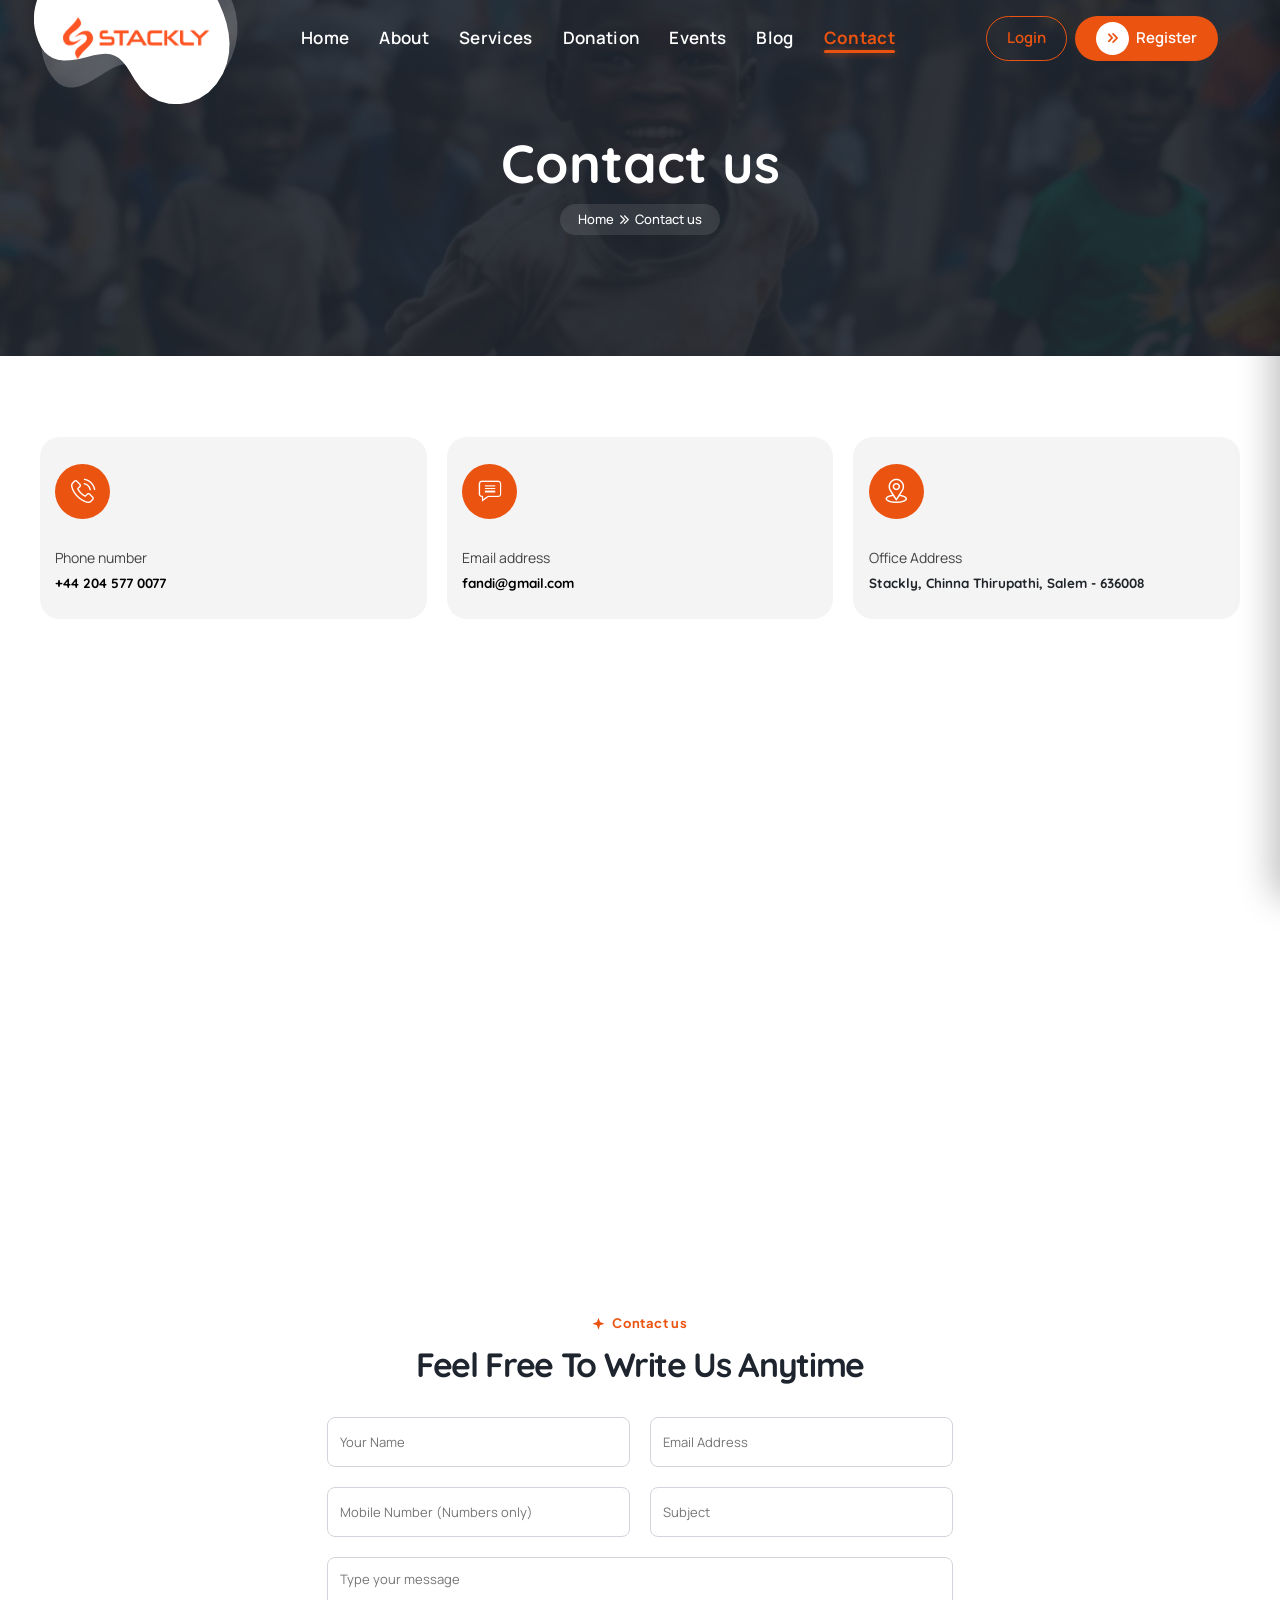
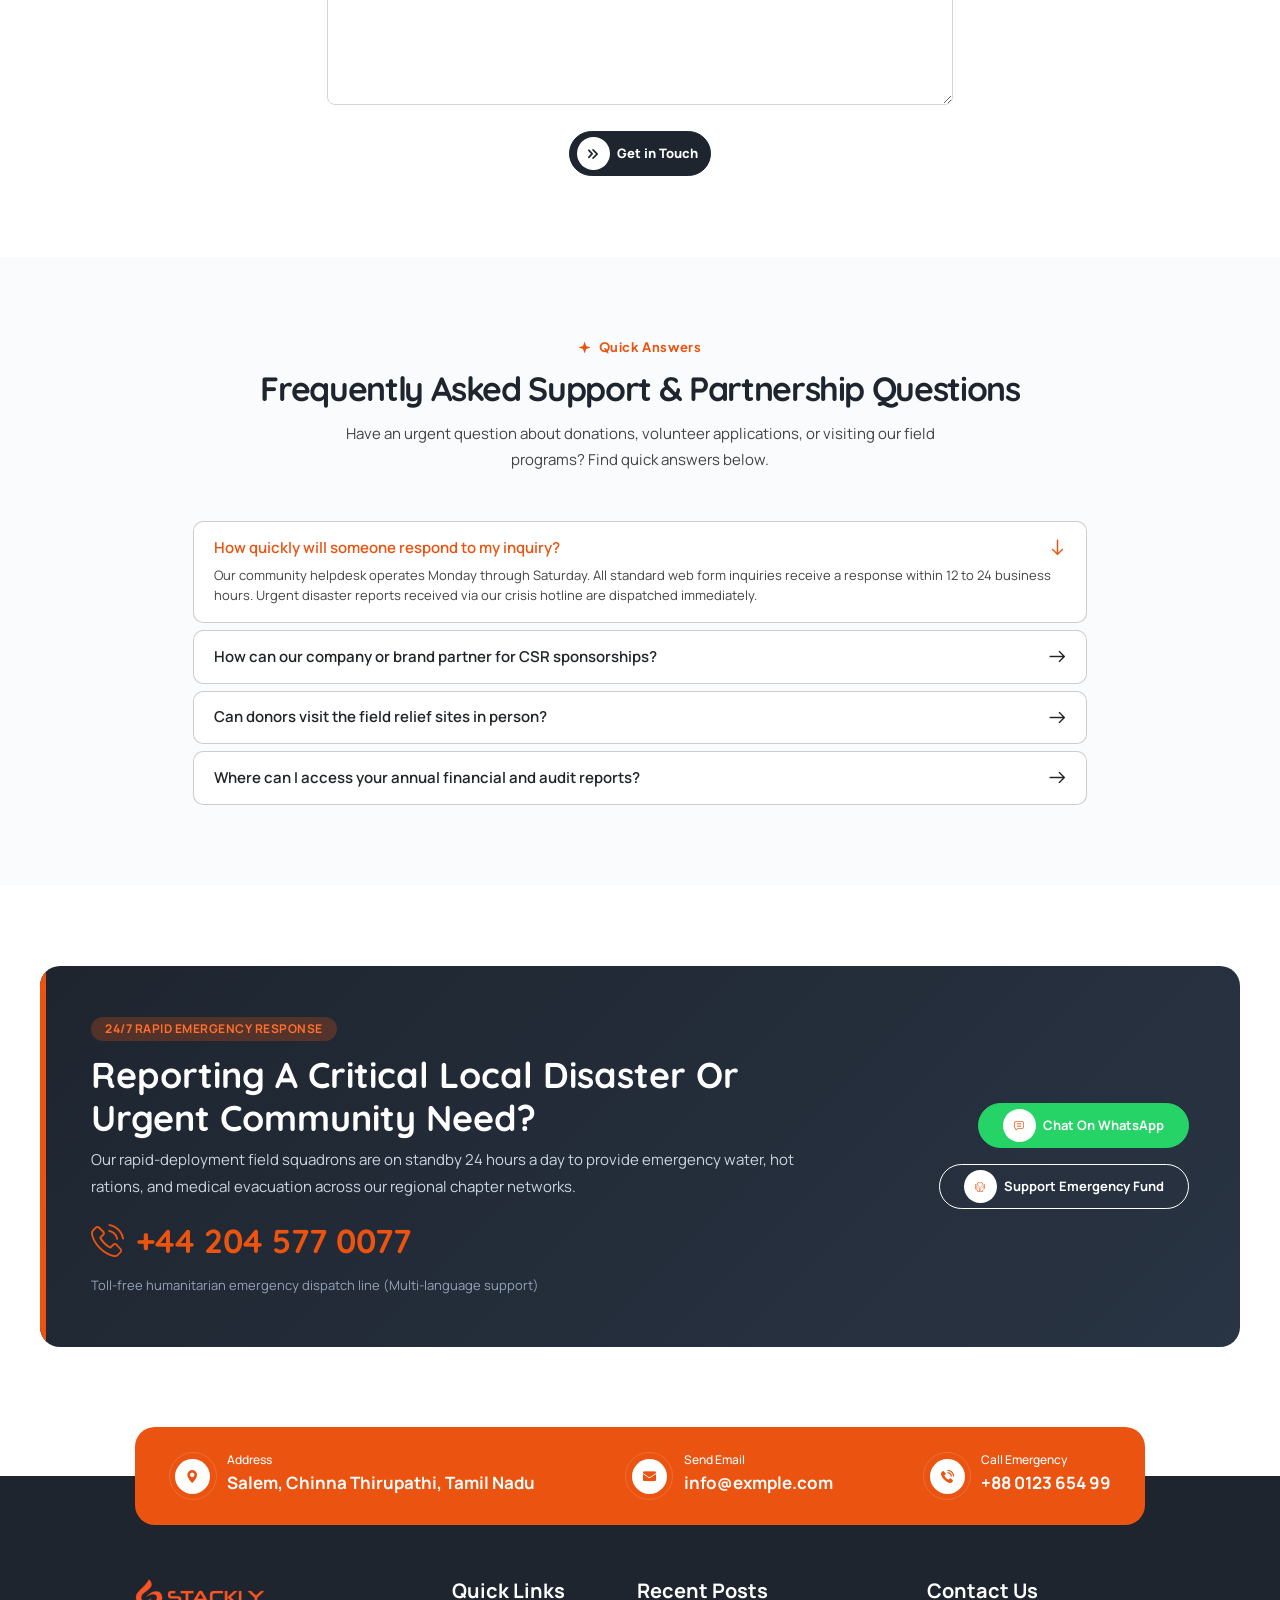
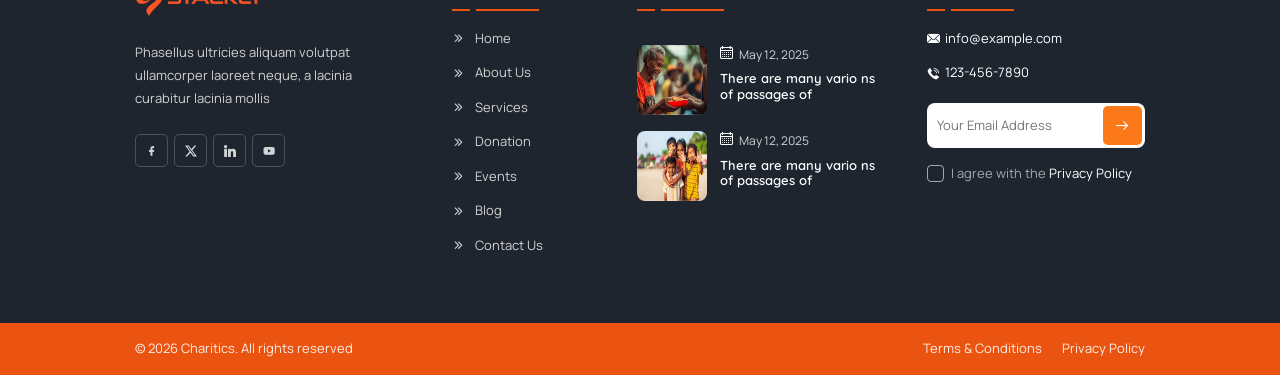
<file: contact.html>
<!DOCTYPE html>

<html lang="en">



<head>

    <meta charset="UTF-8">

    <meta name="viewport" content="width=device-width, initial-scale=1.0">

    <title>Charitics - NGO & Non Profit HTML Template</title>



    <!-- libraries CSS -->

    <link rel="stylesheet" href="css/flaticon_charitics.css">

    <link rel="stylesheet" href="css/bootstrap.min.css">

    <link rel="stylesheet" href="css/splide.min.css">

    <link rel="stylesheet" href="css/swiper-bundle.min.css">

    <link rel="stylesheet" href="css/slimselect.css">

    <link rel="stylesheet" href="css/animate.min.css">

    <link rel="stylesheet" href="css/flatpickr.min.css">



    <!-- custom CSS -->
    <link rel="stylesheet" href="css/style.css">
    <link rel="stylesheet" href="css/sub-pages.css">

</head>



<body>

    <div class="preloader" id="preloader">

        <div class="loader"></div>

    </div>



    <!-- SIDEBAR SECTION START -->

    <div class="ul-sidebar">

        <!-- header -->

        <div class="ul-sidebar-header">

            <div class="ul-sidebar-header-logo">

                <a href="index.html">

                    <img src="images/logo-stackly-orange.webp" alt="Stackly Logo" class="logo">

                </a>

            </div>

            <!-- sidebar closer -->

            <button class="ul-sidebar-closer"><i class="flaticon-close"></i></button>

        </div>



        <div class="ul-sidebar-header-nav-wrapper d-block d-lg-none"></div>

        <div class="ul-sidebar-auth px-3 pb-3 d-lg-none">
            <div class="d-flex gap-2">
                <a href="login.html" class="ul-btn w-50 justify-content-center" style="background: transparent; color: #1e252f; border: 1.5px solid #1e252f; font-size: 14px;">Login</a>
                <a href="register.html" class="ul-btn w-50 justify-content-center" style="font-size: 14px;">Register</a>
            </div>
        </div>





        <!-- sidebar footer -->

        <div class="ul-sidebar-footer">

            <span class="ul-sidebar-footer-title">Follow us</span>



            <div class="ul-sidebar-footer-social">

                <a href="404.html"><i class="flaticon-facebook"></i></a>

                <a href="404.html" aria-label="X (Twitter)"><svg xmlns="http://www.w3.org/2000/svg" width="14" height="14" fill="currentColor" viewBox="0 0 16 16"><path d="M12.6.75h2.454l-5.36 6.142L16 15.25h-4.937l-3.867-5.07-4.425 5.07H.316l5.733-6.57L0 .75h5.063l3.495 4.633L12.601.75Zm-.86 13.028h1.36L4.323 2.145H2.865z"/></svg></a>

                <a href="404.html"><i class="flaticon-instagram"></i></a>

                <a href="404.html"><i class="flaticon-youtube"></i></a>

            </div>

        </div>

    </div>

    <!-- SIDEBAR SECTION END -->



    <!-- SEARCH MODAL SECTION START -->

    <div class="ul-search-form-wrapper flex-grow-1 flex-shrink-0">

        <button class="ul-search-closer"><i class="flaticon-close"></i></button>



        <form action="#" class="ul-search-form">

            <div class="ul-search-form-right">

                <input type="search" name="search" id="ul-search" placeholder="Search Here">

                <button type="submit"><span class="icon"><i class="flaticon-search"></i></span></button>

            </div>

        </form>

    </div>

    <!-- SEARCH MODAL SECTION END -->



    <!-- HEADER SECTION START -->

    <header class="ul-header">

        <div class="ul-header-bottom to-be-sticky">

            <div class="ul-header-bottom-wrapper ul-header-container">

                <div class="logo-container">

                    <a href="index.html" class="d-inline-block"><img src="images/logo-stackly-orange.webp" alt="Stackly Logo" class="logo"></a>

                </div>



                <!-- header nav -->

                <div class="ul-header-nav-wrapper">

                    <div class="to-go-to-sidebar-in-mobile">

                                                <nav class="ul-header-nav">
                            <a href="index.html">Home</a>
                            <a href="about.html">About</a>
                            <a href="services.html">Services</a>
                            <a href="donations.html">Donation</a>
                            <a href="events.html">Events</a>
                            <a href="blog.html">Blog</a>
                            <a href="contact.html" class="active">Contact</a>
                        </nav>

                    </div>

                </div>



                <!-- actions -->

                <div class="ul-header-actions">

                                        <div class="ul-header-auth d-sm-inline-flex d-none align-items-center gap-2">
                        <a href="login.html" class="ul-btn ul-btn-login">Login</a>
                        <a href="register.html" class="ul-btn ul-btn-register" style="padding: 9px 16px; font-size: 14px;"><i class="flaticon-fast-forward-double-right-arrows-symbol"></i> Register</a>
                    </div>

                    <button class="ul-header-sidebar-opener d-lg-none d-inline-flex"><i class="flaticon-menu"></i></button>

                </div>

            </div>

        </div>

    </header>

    <!-- HEADER SECTION END -->





    <main>

        <!-- BREADCRUMBS SECTION START -->

        <section class="ul-breadcrumb ul-section-spacing">

            <div class="ul-container">

                <h2 class="ul-breadcrumb-title">Contact us</h2>

                <ul class="ul-breadcrumb-nav">

                    <li><a href="index.html">Home</a></li>

                    <li><span class="separator"><i class="flaticon-right"></i></span></li>

                    <li>Contact us</li>

                </ul>

            </div>

        </section>

        <!-- BREADCRUMBS SECTION END -->





        <!-- CONTACT INFOS SECTION START -->

        <div class="ul-contact-infos">

            <div class="ul-section-spacing ul-container">

                <div class="row row-cols-md-3 row-cols-2 row-cols-xxs-1 ul-bs-row">

                    <!-- single info -->

                    <div class="col">

                        <div class="ul-contact-info">

                            <div class="icon"><i class="flaticon-phone-call"></i></div>

                            <div class="txt">

                                <span class="title">Phone number</span>

                                <a href="javascript:void(0);">+44 204 577 0077</a>

                            </div>

                        </div>

                    </div>

                    <!-- single info -->

                    <div class="col">

                        <div class="ul-contact-info">

                            <div class="icon"><i class="flaticon-comment"></i></div>

                            <div class="txt">

                                <span class="title">Email address</span>

                                <a href="javascript:void(0);">fandi@gmail.com</a>

                            </div>

                        </div>

                    </div>

                    <!-- single info -->

                    <div class="col">

                        <div class="ul-contact-info">

                            <div class="icon"><i class="flaticon-location"></i></div>

                            <div class="txt">

                                <span class="title">Office Address</span>

                                <span class="descr">Stackly, Chinna Thirupathi, Salem - 636008</span>

                            </div>

                        </div>

                    </div>

                </div>

            </div>

        </div>

        <!-- CONTACT INFOS SECTION END -->





        <!-- MAPS SECTION START -->

        <div class="ul-contact-map">

            <iframe src="https://maps.google.com/maps?q=Stackly,+Chinna+Thirupathi,+Salem,+Tamil+Nadu+636008&amp;t=&amp;z=16&amp;ie=UTF8&amp;iwloc=&amp;output=embed" allowfullscreen="" loading="lazy" referrerpolicy="no-referrer-when-downgrade"></iframe>

        </div>

        <!-- MAPS SECTION END -->





        <!-- CONTACT SECTION START -->

        <section class="ul-inner-contact ul-section-spacing">

            <div class="ul-section-heading justify-content-center text-center">

                <div>

                    <span class="ul-section-sub-title">Contact us</span>

                    <h2 class="ul-section-title">Feel Free To Write Us Anytime</h2>

                </div>

            </div>



            <div class="ul-inner-contact-container">

                <form action="#" class="ul-contact-form ul-form" id="contactForm">

                    <div class="row row-cols-2 row-cols-xxs-1 ul-bs-row">

                        <div class="col">

                            <div class="form-group">

                                <input type="text" name="name" id="ul-contact-name" placeholder="Your Name" required>

                            </div>

                        </div>

                        <div class="col">

                            <div class="form-group">

                                <input type="email" name="email" id="ul-contact-email" placeholder="Email Address" required>

                            </div>

                        </div>

                        <div class="col">

                            <div class="form-group">

                                <input type="tel" name="phone" id="ul-contact-phone" placeholder="Mobile Number (Numbers only)" inputmode="numeric" maxlength="15" oninput="this.value = this.value.replace(/[^0-9+ -]/g, '')" required>

                            </div>

                        </div>

                        <div class="col">

                            <div class="form-group">

                                <input type="text" name="subject" id="ul-contact-subject" placeholder="Subject" required>

                            </div>

                        </div>

                        <div class="col-12">

                            <div class="form-group">

                                <textarea name="message" id="ul-contact-msg" placeholder="Type your message" required></textarea>

                            </div>

                        </div>

                        <div class="col-12 text-center">

                            <div id="contactFormAlert" style="display:none; margin-bottom: 18px; padding: 12px 20px; border-radius: 10px; font-weight: 600; font-size: 14px;"></div>

                            <button type="submit" class="ul-btn"><i class="flaticon-fast-forward-double-right-arrows-symbol"></i> Get in Touch</button>

                        </div>

                    </div>

                </form>

            </div>

        </section>

        <!-- CONTACT SECTION END -->



        <!-- SECTION 4: CONTACT & SUPPORT FAQS START -->
        <section class="ul-section-spacing" style="background-color: #fafbfc;">
            <div class="ul-container">
                <div class="text-center mb-5">
                    <span class="ul-section-sub-title">Quick Answers</span>
                    <h2 class="ul-section-title">Frequently Asked Support & Partnership Questions</h2>
                    <p style="max-width: 650px; margin: 12px auto 0; color: var(--ul-gray); font-size: 15px;">Have an urgent question about donations, volunteer applications, or visiting our field programs? Find quick answers below.</p>
                </div>

                <div class="row justify-content-center">
                    <div class="col-lg-9">
                        <div class="ul-accordion">
                            <div class="ul-single-accordion-item open">
                                <div class="ul-single-accordion-item__header">
                                    <h3 class="ul-single-accordion-item__title">How quickly will someone respond to my inquiry?</h3>
                                    <span class="icon"><i class="flaticon-next"></i></span>
                                </div>
                                <div class="ul-single-accordion-item__body">
                                    <p>Our community helpdesk operates Monday through Saturday. All standard web form inquiries receive a response within 12 to 24 business hours. Urgent disaster reports received via our crisis hotline are dispatched immediately.</p>
                                </div>
                            </div>

                            <div class="ul-single-accordion-item">
                                <div class="ul-single-accordion-item__header">
                                    <h3 class="ul-single-accordion-item__title">How can our company or brand partner for CSR sponsorships?</h3>
                                    <span class="icon"><i class="flaticon-next"></i></span>
                                </div>
                                <div class="ul-single-accordion-item__body">
                                    <p>We work with national and global corporate partners on matching gift programs, sponsored school construction, and employee volunteer days. Select "Corporate Partnership" in the message form above or email directly to partnerships@stackly.org.</p>
                                </div>
                            </div>

                            <div class="ul-single-accordion-item">
                                <div class="ul-single-accordion-item__header">
                                    <h3 class="ul-single-accordion-item__title">Can donors visit the field relief sites in person?</h3>
                                    <span class="icon"><i class="flaticon-next"></i></span>
                                </div>
                                <div class="ul-single-accordion-item__body">
                                    <p>Yes. We organize quarterly verified donor exposure trips to our school centers, pediatric health clinics, and clean water wells. Please reach out at least 30 days in advance so our field security team can arrange permits and lodging.</p>
                                </div>
                            </div>

                            <div class="ul-single-accordion-item">
                                <div class="ul-single-accordion-item__header">
                                    <h3 class="ul-single-accordion-item__title">Where can I access your annual financial and audit reports?</h3>
                                    <span class="icon"><i class="flaticon-next"></i></span>
                                </div>
                                <div class="ul-single-accordion-item__body">
                                    <p>Our complete audited financial statements, tax 990 filings, and third-party impact assessments are publicly downloadable from our governance portal or by requesting a copy through our contact form.</p>
                                </div>
                            </div>
                        </div>
                    </div>
                </div>
            </div>
        </section>
        <!-- SECTION 4: FAQS END -->



        <!-- SECTION 5: RAPID RESPONSE CRISIS HELPLINE BANNER START -->
        <section class="ul-section-spacing">
            <div class="ul-container">
                <div class="sub-hotline-banner">
                    <div class="row align-items-center gy-4">
                        <div class="col-lg-8">
                            <span class="badge" style="background: rgba(235, 83, 16, 0.25); color: #ff6f2d; padding: 6px 14px; border-radius: 20px; font-weight: 700; text-transform: uppercase; font-size: 12px; letter-spacing: 0.5px;">24/7 Rapid Emergency Response</span>
                            <h2 style="font-family: var(--font-quicksand); font-size: clamp(24px, 2.8vw, 38px); font-weight: 700; color: #ffffff; margin-top: 12px; margin-bottom: 8px;">Reporting A Critical Local Disaster Or Urgent Community Need?</h2>
                            <p style="color: #cbd5e1; font-size: 15px; margin-bottom: 16px;">Our rapid-deployment field squadrons are on standby 24 hours a day to provide emergency water, hot rations, and medical evacuation across our regional chapter networks.</p>
                            <a href="tel:+442045770077" class="sub-hotline-number"><i class="flaticon-phone-call"></i> +44 204 577 0077</a>
                            <div style="font-size: 13px; color: #94a3b8;">Toll-free humanitarian emergency dispatch line (Multi-language support)</div>
                        </div>
                        <div class="col-lg-4 text-lg-end text-start">
                            <div class="d-flex flex-column gap-3 align-items-lg-end align-items-start">
                                <a href="https://wa.me/442045770077" class="ul-btn" style="background: #25d366; border-color: #25d366; padding: 14px 24px; font-weight: 700;"><i class="flaticon-comment"></i> Chat On WhatsApp</a>
                                <a href="donations.html" class="ul-btn" style="background: transparent; border: 1.5px solid #ffffff; color: #ffffff; padding: 14px 24px; font-weight: 700;"><i class="flaticon-love"></i> Support Emergency Fund</a>
                            </div>
                        </div>
                    </div>
                </div>
            </div>
        </section>
        <!-- SECTION 5: CRISIS HELPLINE END -->

    </main>





    <!-- FOOTER SECTION START -->

    <footer class="ul-footer">

        <div class="ul-footer-top">

            <div class="ul-footer-container">

                <div class="ul-footer-top-contact-infos">

                    <!-- single info -->

                    <div class="ul-footer-top-contact-info">

                        <!-- icon -->

                        <div class="ul-footer-top-contact-info-icon">

                            <div class="ul-footer-top-contact-info-icon-inner">

                                <i class="flaticon-pin"></i>

                            </div>

                        </div>

                        <!-- txt -->

                        <div class="ul-footer-top-contact-info-txt">

                            <span class="ul-footer-top-contact-info-label">Address</span>

                            <h5 class="ul-footer-top-contact-info-address">Salem, Chinna Thirupathi, Tamil Nadu</h5>

                        </div>

                    </div>



                    <!-- single info -->

                    <div class="ul-footer-top-contact-info">

                        <!-- icon -->

                        <div class="ul-footer-top-contact-info-icon">

                            <div class="ul-footer-top-contact-info-icon-inner">

                                <i class="flaticon-email"></i>

                            </div>

                        </div>

                        <!-- txt -->

                        <div class="ul-footer-top-contact-info-txt">

                            <span class="ul-footer-top-contact-info-label">Send Email</span>

                            <h5 class="ul-footer-top-contact-info-address"><a href="javascript:void(0);">info@exmple.com</a></h5>

                        </div>

                    </div>



                    <!-- single info -->

                    <div class="ul-footer-top-contact-info">

                        <!-- icon -->

                        <div class="ul-footer-top-contact-info-icon">

                            <div class="ul-footer-top-contact-info-icon-inner">

                                <i class="flaticon-telephone-call-1"></i>

                            </div>

                        </div>

                        <!-- txt -->

                        <div class="ul-footer-top-contact-info-txt">

                            <span class="ul-footer-top-contact-info-label">Call Emergency</span>

                            <h5 class="ul-footer-top-contact-info-address"><a href="javascript:void(0);">+88 0123 654 99</a></h5>

                        </div>

                    </div>

                </div>

            </div>

        </div>



        <div class="ul-footer-middle">

            <div class="ul-footer-container">

                <div class="ul-footer-middle-wrapper wow animate__fadeInUp">

                    <div class="ul-footer-about">

                        <a href="index.html"><img src="images/logo-stackly-orange.webp" alt="Stackly Logo" class="logo"></a>

                        <p class="ul-footer-about-txt">Phasellus ultricies aliquam volutpat ullamcorper laoreet neque, a lacinia curabitur lacinia mollis</p>

                        <div class="ul-footer-socials">

                            <a href="404.html"><i class="flaticon-facebook"></i></a>

                            <a href="404.html" aria-label="X (Twitter)"><svg xmlns="http://www.w3.org/2000/svg" width="13" height="13" fill="currentColor" viewBox="0 0 16 16"><path d="M12.6.75h2.454l-5.36 6.142L16 15.25h-4.937l-3.867-5.07-4.425 5.07H.316l5.733-6.57L0 .75h5.063l3.495 4.633L12.601.75Zm-.86 13.028h1.36L4.323 2.145H2.865z"/></svg></a>

                            <a href="404.html"><i class="flaticon-linkedin-big-logo"></i></a>

                            <a href="404.html"><i class="flaticon-youtube"></i></a>

                        </div>

                    </div>



                    <div class="ul-footer-widget">

                        <h3 class="ul-footer-widget-title">Quick Links</h3>



                        <div class="ul-footer-widget-links">
                            <a href="index.html">Home</a>
                            <a href="about.html">About Us</a>
                            <a href="services.html">Services</a>
                            <a href="donations.html">Donation</a>
                            <a href="events.html">Events</a>
                            <a href="blog.html">Blog</a>
                            <a href="contact.html">Contact Us</a>
                        </div>

                    </div>



                    <div class="ul-footer-widget ul-footer-recent-posts">

                        <h3 class="ul-footer-widget-title">Recent Posts</h3>



                        <div class="ul-blog-sidebar-posts">

                            <!-- single post -->

                            <div class="ul-blog-sidebar-post ul-footer-post">

                                <div class="img">

                                    <img src="images/blog-2.webp" alt="Post Image">

                                </div>



                                <div class="txt">

                                    <span class="date">

                                        <span class="icon"><i class="flaticon-calendar"></i></span>

                                        <span>May 12, 2025</span>

                                    </span>



                                    <h4 class="title"><a href="javascript:void(0);">There are many vario ns of passages of</a></h4>

                                </div>

                            </div>



                            <!-- single post -->

                            <div class="ul-blog-sidebar-post ul-footer-post">

                                <div class="img">

                                    <img src="images/blog-1.webp" alt="Post Image">

                                </div>



                                <div class="txt">

                                    <span class="date">

                                        <span class="icon"><i class="flaticon-calendar"></i></span>

                                        <span>May 12, 2025</span>

                                    </span>



                                    <h4 class="title"><a href="javascript:void(0);">There are many vario ns of passages of</a></h4>

                                </div>

                            </div>

                        </div>

                    </div>



                    <div class="ul-footer-widget ul-nwsltr-widget">

                        <h3 class="ul-footer-widget-title">Contact Us</h3>

                        <div class="ul-footer-widget-links ul-footer-contact-links">

                            <a href="javascript:void(0);"><i class="flaticon-mail"></i> info@example.com</a>

                            <a href="javascript:void(0);"><i class="flaticon-telephone-call"></i> 123-456-7890</a>

                        </div>

                        <form action="404.html" class="ul-nwsltr-form">

                            <div class="top">

                                <input type="email" name="email" id="nwsltr-email" placeholder="Your Email Address" class="ul-nwsltr-input">

                                <button type="submit"><i class="flaticon-next"></i></button>

                            </div>



                            <div class="agreement">

                                <label for="nwsltr-agreement" class="ul-checkbox-wrapper">

                                    <input type="checkbox" name="agreement" id="nwsltr-agreement" hidden>

                                    <span class="ul-checkbox"><i class="flaticon-tick"></i></span>

                                    <span class="ul-checkbox-txt">I agree with the <a href="javascript:void(0);">Privacy Policy</a></span>

                                </label>

                            </div>

                        </form>

                    </div>

                </div>

            </div>

        </div>



        <!-- footer bottom -->

        <div class="ul-footer-bottom">

            <div class="ul-footer-container">

                <div class="ul-footer-bottom-wrapper">

                    <p class="copyright-txt">&copy;

                        <span id="footer-copyright-year"></span> Charitics. All rights reserved

                    </p>

                    <div class="ul-footer-bottom-nav"><a href="404.html">Terms & Conditions</a> <a href="404.html">Privacy Policy</a></div>

                </div>

            </div>

        </div>



        <!-- vector -->

        <div class="ul-footer-vectors">

            <img src="images/footer-vector-img.webp" alt="Footer Image" class="ul-footer-vector-1">

        </div>

    </footer>

    <!-- FOOTER SECTION END -->



    <!-- libraries JS -->

    <script src="js/bootstrap.bundle.min.js"></script>

    <script src="js/splide.min.js"></script>

    <script src="js/splide-extension-auto-scroll.min.js"></script>

    <script src="js/swiper-bundle.min.js"></script>

    <script src="js/slimselect.min.js"></script>

    <script src="js/wow.min.js"></script>

    <script src="js/index.min.js"></script>

    <script src="js/mixitup.min.js"></script>

    <script src="js/fslightbox.js"></script>

    <script src="js/flatpickr.js"></script>



    <!-- custom JS -->

    <script src="js/main.js"></script>

    <script src="js/tab.js"></script>

    <!-- <script src="assets/js/countdown.js"></script> -->

    <script src="js/accordion.js"></script>
    <script src="js/progressbar.js"></script>

    <script>
        document.addEventListener('DOMContentLoaded', function () {
            const phoneInput = document.getElementById('ul-contact-phone');
            if (phoneInput) {
                // Disallow typing alphabets or any invalid characters
                phoneInput.addEventListener('keydown', function (e) {
                    // Allow navigation / system keys
                    const allowedSystemKeys = ['Backspace', 'Delete', 'Tab', 'Escape', 'Enter', 'ArrowLeft', 'ArrowRight', 'Home', 'End'];
                    if (allowedSystemKeys.includes(e.key)) return;
                    if (e.ctrlKey || e.metaKey) return; // Allow copy, paste, select all

                    // Block alphabets (a-z, A-Z) and symbols other than numbers, plus, hyphen
                    if (!/^[0-9+ -]$/.test(e.key)) {
                        e.preventDefault();
                    }
                });

                // Sanitize any input (drag-drop, voice, IME, autofill)
                phoneInput.addEventListener('input', function () {
                    this.value = this.value.replace(/[^0-9+ -]/g, '');
                });

                // Handle paste event
                phoneInput.addEventListener('paste', function (e) {
                    e.preventDefault();
                    const text = (e.clipboardData || window.clipboardData).getData('text');
                    const cleanText = text.replace(/[^0-9+ -]/g, '');
                    document.execCommand('insertText', false, cleanText);
                });
            }

            // Contact Form Submit Handler
            const contactForm = document.getElementById('contactForm');
            if (contactForm) {
                contactForm.addEventListener('submit', function (e) {
                    e.preventDefault();
                    const phone = phoneInput ? phoneInput.value.trim() : '';
                    const alertBox = document.getElementById('contactFormAlert');
                    
                    // Validate phone has at least 7 digits
                    const digitsOnly = phone.replace(/[^0-9]/g, '');
                    if (digitsOnly.length < 7) {
                        if (alertBox) {
                            alertBox.style.display = 'block';
                            alertBox.style.background = 'rgba(239, 68, 68, 0.12)';
                            alertBox.style.color = '#dc2626';
                            alertBox.style.border = '1px solid #ef4444';
                            alertBox.innerHTML = 'Please enter a valid mobile number (at least 7-10 digits).';
                        }
                        phoneInput.focus();
                        return;
                    }

                    if (alertBox) {
                        alertBox.style.display = 'block';
                        alertBox.style.background = 'rgba(16, 185, 129, 0.15)';
                        alertBox.style.color = '#065f46';
                        alertBox.style.border = '1px solid #10b981';
                        alertBox.innerHTML = '<i class="flaticon-check"></i> Thank you! Your message has been received. Our team will contact you shortly.';
                    }
                    contactForm.reset();
                });
            }
        });
    </script>
</body>



</html>
</file>
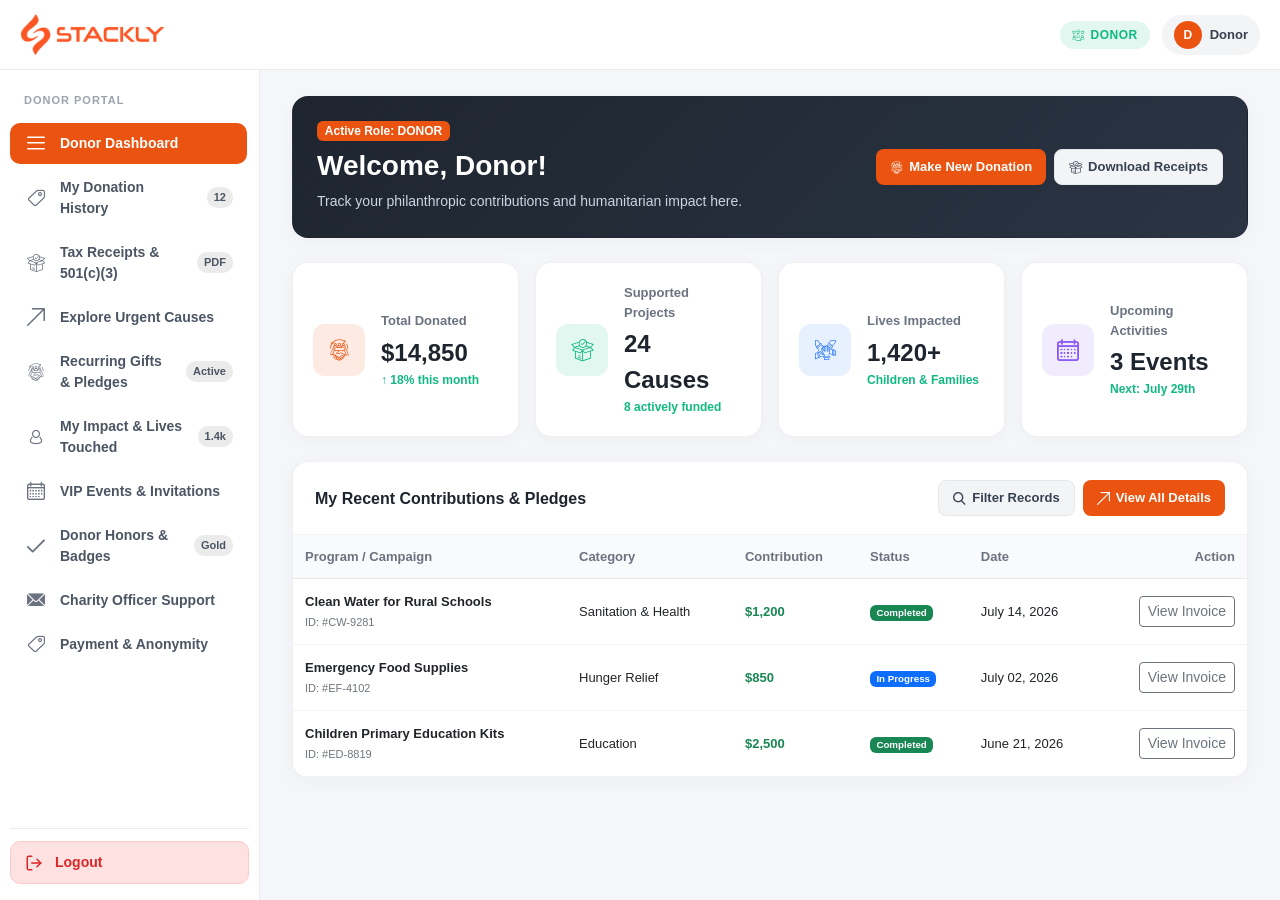
<file: dashboard.html>
<!DOCTYPE html>
<html lang="en">

<head>
    <meta charset="UTF-8">
    <meta name="viewport" content="width=device-width, initial-scale=1.0">
    <title>Dashboard | Charitics - NGO & Non Profit</title>

    <!-- libraries CSS -->
    <link rel="stylesheet" href="css/flaticon_charitics.css">
    <link rel="stylesheet" href="css/bootstrap.min.css">
    <link rel="stylesheet" href="css/animate.min.css">

    <!-- custom CSS -->
    <link rel="stylesheet" href="css/style.css">

    <style>
        :root {
            --dash-sidebar-w: 260px;
            --dash-topbar-h: 70px;
            --dash-bg: #f4f6f9;
        }

        html {
            height: auto;
            min-height: 100vh;
            overflow-x: hidden;
            overflow-y: auto;
        }

        body {
            background-color: var(--dash-bg);
            margin: 0;
            padding: 0;
            font-family: var(--font-manrope, sans-serif);
            color: #1e252f;
            overflow-x: hidden !important;
            overflow-y: auto !important;
            width: 100%;
            min-height: 100vh;
            position: static !important;
        }

        /* Top Header */
        .dash-topbar {
            height: var(--dash-topbar-h);
            background: #ffffff;
            border-bottom: 1px solid rgba(0, 0, 0, 0.08);
            position: fixed;
            top: 0;
            left: 0;
            right: 0;
            z-index: 1020;
            display: flex;
            align-items: center;
            justify-content: space-between;
            padding: 0 20px;
        }

        .dash-brand {
            display: flex;
            align-items: center;
            gap: 12px;
        }

        .dash-brand img {
            max-height: 42px;
        }

        .dash-hamburger {
            display: none;
            background: none;
            border: 1px solid #e5e7eb;
            border-radius: 8px;
            padding: 8px 12px;
            font-size: 18px;
            cursor: pointer;
            color: #1e252f;
        }

        .dash-topbar-actions {
            display: flex;
            align-items: center;
            gap: 12px;
        }

        .role-badge {
            padding: 5px 12px;
            border-radius: 20px;
            font-size: 12px;
            font-weight: 700;
            text-transform: uppercase;
            letter-spacing: 0.5px;
            display: inline-flex;
            align-items: center;
            gap: 6px;
        }

        .role-badge.admin {
            background: rgba(235, 83, 16, 0.12);
            color: #EB5310;
        }

        .role-badge.donor {
            background: rgba(16, 185, 129, 0.12);
            color: #10b981;
        }

        .role-badge.volunteer {
            background: rgba(59, 130, 246, 0.12);
            color: #3b82f6;
        }

        .dash-user-chip {
            display: flex;
            align-items: center;
            gap: 8px;
            font-size: 13px;
            font-weight: 600;
            color: #374151;
            padding: 6px 12px;
            border-radius: 30px;
            background: #f3f4f6;
        }

        .dash-user-avatar {
            width: 28px;
            height: 28px;
            border-radius: 50%;
            background: #EB5310;
            color: #fff;
            display: flex;
            align-items: center;
            justify-content: center;
            font-size: 12px;
            font-weight: 700;
        }

        .btn-top-action {
            padding: 7px 14px;
            border-radius: 8px;
            font-size: 13px;
            font-weight: 600;
            text-decoration: none;
            display: inline-flex;
            align-items: center;
            gap: 6px;
            transition: all 0.2s;
        }

        .btn-home {
            background: #1e252f;
            color: #ffffff !important;
        }

        .btn-home:hover {
            background: #000;
        }

        .btn-logout {
            background: #fee2e2;
            color: #dc2626 !important;
            border: 1px solid #fecaca;
            cursor: pointer;
        }

        .btn-logout:hover {
            background: #fca5a5;
        }

        /* Sidebar Layout */
        .dash-wrapper {
            display: flex;
            min-height: 100vh;
            padding-top: var(--dash-topbar-h);
            width: 100%;
            box-sizing: border-box;
        }

        .dash-sidebar {
            width: var(--dash-sidebar-w);
            background: #ffffff;
            border-right: 1px solid rgba(0, 0, 0, 0.08);
            position: fixed;
            top: var(--dash-topbar-h);
            bottom: 0;
            left: 0;
            z-index: 1010;
            display: flex;
            flex-direction: column;
            padding: 16px 10px;
            transition: transform 0.3s ease;
            box-sizing: border-box;
            overflow: hidden;
        }

        .dash-sidebar-header {
            flex-shrink: 0;
        }

        .dash-sidebar-title {
            font-size: 11px;
            text-transform: uppercase;
            letter-spacing: 1px;
            color: #9ca3af;
            font-weight: 700;
            padding: 6px 14px 10px;
        }

        .dash-sidebar-nav {
            flex: 1 1 auto;
            overflow-y: auto;
            overflow-x: hidden;
            min-height: 0;
            padding-right: 2px;
        }

        .dash-sidebar-nav::-webkit-scrollbar {
            width: 4px;
        }

        .dash-sidebar-nav::-webkit-scrollbar-track {
            background: transparent;
        }

        .dash-sidebar-nav::-webkit-scrollbar-thumb {
            background: rgba(0, 0, 0, 0.12);
            border-radius: 4px;
        }

        .dash-sidebar-footer {
            flex-shrink: 0;
            padding-top: 12px;
            margin-top: 8px;
            border-top: 1px solid rgba(0, 0, 0, 0.08);
        }

        .dash-sidebar-logout-btn {
            width: 100%;
            display: flex;
            align-items: center;
            gap: 12px;
            padding: 10px 14px;
            border-radius: 10px;
            font-size: 14px;
            font-weight: 600;
            color: #dc2626;
            background: #fee2e2;
            border: 1px solid #fecaca;
            cursor: pointer;
            transition: all 0.2s ease;
            text-align: left;
            box-sizing: border-box;
            font-family: inherit;
        }

        .dash-sidebar-logout-btn:hover {
            background: #fca5a5;
            color: #991b1b;
            border-color: #f87171;
            transform: translateX(2px);
        }

        .dash-sidebar-logout-btn svg {
            flex-shrink: 0;
        }

        .dash-nav-list {
            list-style: none;
            padding: 0;
            margin: 0;
        }

        .dash-nav-item {
            margin-bottom: 3px;
        }

        .dash-nav-link {
            display: flex;
            align-items: center;
            gap: 12px;
            padding: 10px 14px;
            border-radius: 10px;
            font-size: 14px;
            font-weight: 600;
            color: #4b5563;
            text-decoration: none;
            transition: all 0.2s;
            cursor: pointer;
        }

        .dash-nav-link i {
            font-size: 18px;
            width: 24px;
            text-align: center;
            color: #6b7280;
            display: inline-flex;
            align-items: center;
            justify-content: center;
            flex-shrink: 0;
        }

        .dash-nav-link:hover {
            background: rgba(235, 83, 16, 0.08);
            color: var(--ul-primary, #EB5310);
        }

        .dash-nav-link:hover i {
            color: var(--ul-primary, #EB5310);
        }

        .dash-nav-link.active {
            background: var(--ul-primary, #EB5310) !important;
            color: #ffffff !important;
        }

        .dash-nav-link.active i {
            color: #ffffff !important;
        }

        .dash-nav-badge {
            margin-left: auto;
            font-size: 11px;
            background: rgba(0, 0, 0, 0.08);
            padding: 2px 7px;
            border-radius: 10px;
        }

        .dash-nav-link.active .dash-nav-badge {
            background: rgba(255, 255, 255, 0.25);
            color: #ffffff;
        }

        /* Main Content */
        .dash-main {
            margin-left: var(--dash-sidebar-w);
            flex: 1;
            padding: 26px clamp(18px, 2.5vw, 36px);
            width: calc(100% - var(--dash-sidebar-w));
            max-width: 100%;
            min-width: 0;
            box-sizing: border-box;
        }

        /* Equal height & aligned cards across all dashboard grid rows */
        .dash-main .row {
            align-items: stretch;
        }

        .dash-main .row > [class*="col-"] {
            display: flex;
            flex-direction: column;
        }

        .dash-main .row > [class*="col-"] > .border,
        .dash-main .row > [class*="col-"] > .bg-light,
        .dash-main .row > [class*="col-"] > .stat-card {
            height: 100%;
            width: 100%;
            flex: 1 1 auto;
            box-sizing: border-box;
        }

        /* Metric Cards */
        .stat-card {
            background: #ffffff;
            border-radius: 16px;
            padding: 20px;
            border: 1px solid rgba(0, 0, 0, 0.06);
            box-shadow: 0 4px 20px rgba(0, 0, 0, 0.03);
            display: flex;
            align-items: center;
            gap: 16px;
            height: 100%;
            transition: transform 0.2s;
        }

        .stat-card:hover {
            transform: translateY(-2px);
        }

        .stat-icon-wrapper {
            width: 52px;
            height: 52px;
            border-radius: 12px;
            display: flex;
            align-items: center;
            justify-content: center;
            font-size: 22px;
            flex-shrink: 0;
        }

        .stat-icon-orange {
            background: rgba(235, 83, 16, 0.12);
            color: #EB5310;
        }

        .stat-icon-green {
            background: rgba(16, 185, 129, 0.12);
            color: #10b981;
        }

        .stat-icon-blue {
            background: rgba(59, 130, 246, 0.12);
            color: #3b82f6;
        }

        .stat-icon-purple {
            background: rgba(139, 92, 246, 0.12);
            color: #8b5cf6;
        }

        .stat-title {
            font-size: 13px;
            color: #6b7280;
            font-weight: 600;
            margin-bottom: 4px;
        }

        .stat-val {
            font-size: 24px;
            font-weight: 800;
            color: #1e252f;
            margin: 0;
        }

        .stat-meta {
            font-size: 12px;
            color: #10b981;
            font-weight: 600;
        }

        /* Section Cards */
        .dash-card {
            background: #ffffff;
            border-radius: 16px;
            border: 1px solid rgba(0, 0, 0, 0.06);
            box-shadow: 0 4px 20px rgba(0, 0, 0, 0.03);
            margin-bottom: 24px;
            overflow: hidden;
        }

        .dash-card-header {
            padding: 18px 22px;
            border-bottom: 1px solid #f3f4f6;
            display: flex;
            align-items: center;
            justify-content: space-between;
            flex-wrap: wrap;
            gap: 10px;
        }

        .dash-card-title {
            font-size: 16px;
            font-weight: 700;
            color: #1e252f;
            margin: 0;
        }

        .dash-card-body {
            padding: 22px;
        }

        /* Buttons inside dashboard */
        .btn-dash-action {
            padding: 7px 14px;
            background: var(--ul-primary, #EB5310);
            color: #fff !important;
            border: none;
            border-radius: 8px;
            font-size: 13px;
            font-weight: 600;
            cursor: pointer;
            text-decoration: none;
            display: inline-flex;
            align-items: center;
            gap: 6px;
            transition: background 0.2s;
        }

        .btn-dash-action:hover {
            background: #d64708;
        }

        .btn-dash-secondary {
            background: #f3f4f6;
            color: #374151 !important;
            border: 1px solid #e5e7eb;
        }

        .btn-dash-secondary:hover {
            background: #e5e7eb;
        }

        /* Table */
        .dash-table {
            width: 100%;
            margin: 0;
            font-size: 13px;
        }

        .dash-table th {
            font-weight: 700;
            color: #6b7280;
            border-bottom: 1px solid #e5e7eb;
            padding: 12px;
            background: #f9fafb;
        }

        .dash-table td {
            padding: 13px 12px;
            vertical-align: middle;
            border-bottom: 1px solid #f3f4f6;
        }

        /* Prevent background scroll when sidebar is open */
        html.dash-no-scroll,
        body.dash-no-scroll {
            overflow: hidden !important;
            height: 100vh !important;
            touch-action: none !important;
        }

        /* Backdrop overlay for mobile */
        .dash-backdrop {
            display: none;
            position: fixed;
            top: 0;
            left: 0;
            right: 0;
            bottom: 0;
            background: rgba(0, 0, 0, 0.5);
            z-index: 1005;
            touch-action: none;
        }

        /* Mobile View Rules */
        @media screen and (max-width: 991px) {
            .dash-hamburger {
                display: block;
            }

            .dash-sidebar {
                transform: translateX(-100%);
                width: 280px;
                max-width: 85vw;
                box-shadow: 4px 0 25px rgba(0, 0, 0, 0.15);
            }

            .dash-sidebar.open {
                transform: translateX(0);
            }

            .dash-backdrop.active {
                display: block;
            }

            .dash-main {
                margin-left: 0 !important;
                width: 100% !important;
                padding: 18px 12px 60px !important;
            }

            .btn-top-action.btn-home span,
            .btn-top-action.btn-logout span {
                display: none;
            }

            .dash-user-chip span.name {
                display: none;
            }
        }

        @media screen and (max-width: 575px) {
            .dash-topbar {
                padding: 0 10px;
                height: 60px;
            }

            :root {
                --dash-topbar-h: 60px;
            }

            .dash-brand img {
                max-height: 32px;
            }

            .dash-hamburger {
                padding: 6px 10px;
                font-size: 16px;
            }

            .role-badge #role-text {
                display: none;
            }

            .role-badge {
                padding: 5px 8px;
            }

            .dash-user-chip {
                padding: 4px;
            }

            .btn-top-action {
                padding: 6px 10px;
                font-size: 12px;
            }

            .dash-topbar-actions {
                gap: 6px;
            }

            .dash-card-header {
                padding: 14px 14px;
            }

            .dash-card-body {
                padding: 14px;
            }

            .stat-card {
                padding: 14px;
            }

            .stat-val {
                font-size: 20px;
            }
        }
    </style>
</head>

<body>
    <!-- Mobile Backdrop -->
    <div class="dash-backdrop" id="dash-backdrop"></div>

    <!-- Top Navigation Bar -->
    <header class="dash-topbar">
        <div class="dash-brand">
            <button class="dash-hamburger" id="dash-hamburger-btn" aria-label="Toggle Navigation">
                <i class="flaticon-menu"></i>
            </button>
            <a href="javascript:void(0)" onclick="selectSidebarItem(event, 1)" class="d-inline-flex align-items-center" id="dash-brand-logo" title="Dashboard">
                <img src="images/logo-stackly-orange.webp" alt="Stackly Logo">
            </a>
        </div>

        <div class="dash-topbar-actions">
            <!-- Active Role Badge -->
            <span class="role-badge donor" id="active-role-badge">
                <i class="flaticon-costumer"></i> <span id="role-text">Donor</span>
            </span>

            <!-- User Chip -->
            <div class="dash-user-chip">
                <div class="dash-user-avatar" id="user-avatar">D</div>
                <span class="name" id="user-display-name">Donor</span>
            </div>

        </div>
    </header>

    <div class="dash-wrapper">
        <!-- Sidebar Navigation (Dedicated 10 Items per Role) -->
        <aside class="dash-sidebar" id="dash-sidebar">
            <div class="dash-sidebar-header d-flex justify-content-between align-items-center mb-1 pe-2">
                <div class="dash-sidebar-title" id="dash-sidebar-title">Donor Portal</div>
                <button type="button" class="btn btn-sm btn-light d-lg-none" onclick="closeMobileSidebar()" aria-label="Close sidebar" style="border-radius: 8px; font-size: 14px; padding: 2px 8px; border: 1px solid #e5e7eb;">
                    <i class="flaticon-close"></i>
                </button>
            </div>
            <div class="dash-sidebar-nav">
                <ul class="dash-nav-list" id="dash-nav-list">
                    <!-- Dynamically populated per role with 10 dedicated items -->
                </ul>
            </div>
            <div class="dash-sidebar-footer">
                <button type="button" class="dash-sidebar-logout-btn" id="btn-dash-logout" title="Sign Out">
                    <svg width="18" height="18" viewBox="0 0 24 24" fill="none" stroke="currentColor" stroke-width="2" stroke-linecap="round" stroke-linejoin="round">
                        <path d="M9 21H5a2 2 0 0 1-2-2V5a2 2 0 0 1 2-2h4"></path>
                        <polyline points="16 17 21 12 16 7"></polyline>
                        <line x1="21" y1="12" x2="9" y2="12"></line>
                    </svg>
                    <span>Logout</span>
                </button>
            </div>
        </aside>

        <!-- Main Dashboard Workspace -->
        <main class="dash-main" id="dash-main-container">
            <!-- Rendered dynamically for each of the 10 sidebar items -->
        </main>
    </div>

    <!-- Libraries JS -->
    <script src="js/bootstrap.bundle.min.js"></script>

    <script src="js/dashboard-views.js"></script>
</body>

</html>
</file>
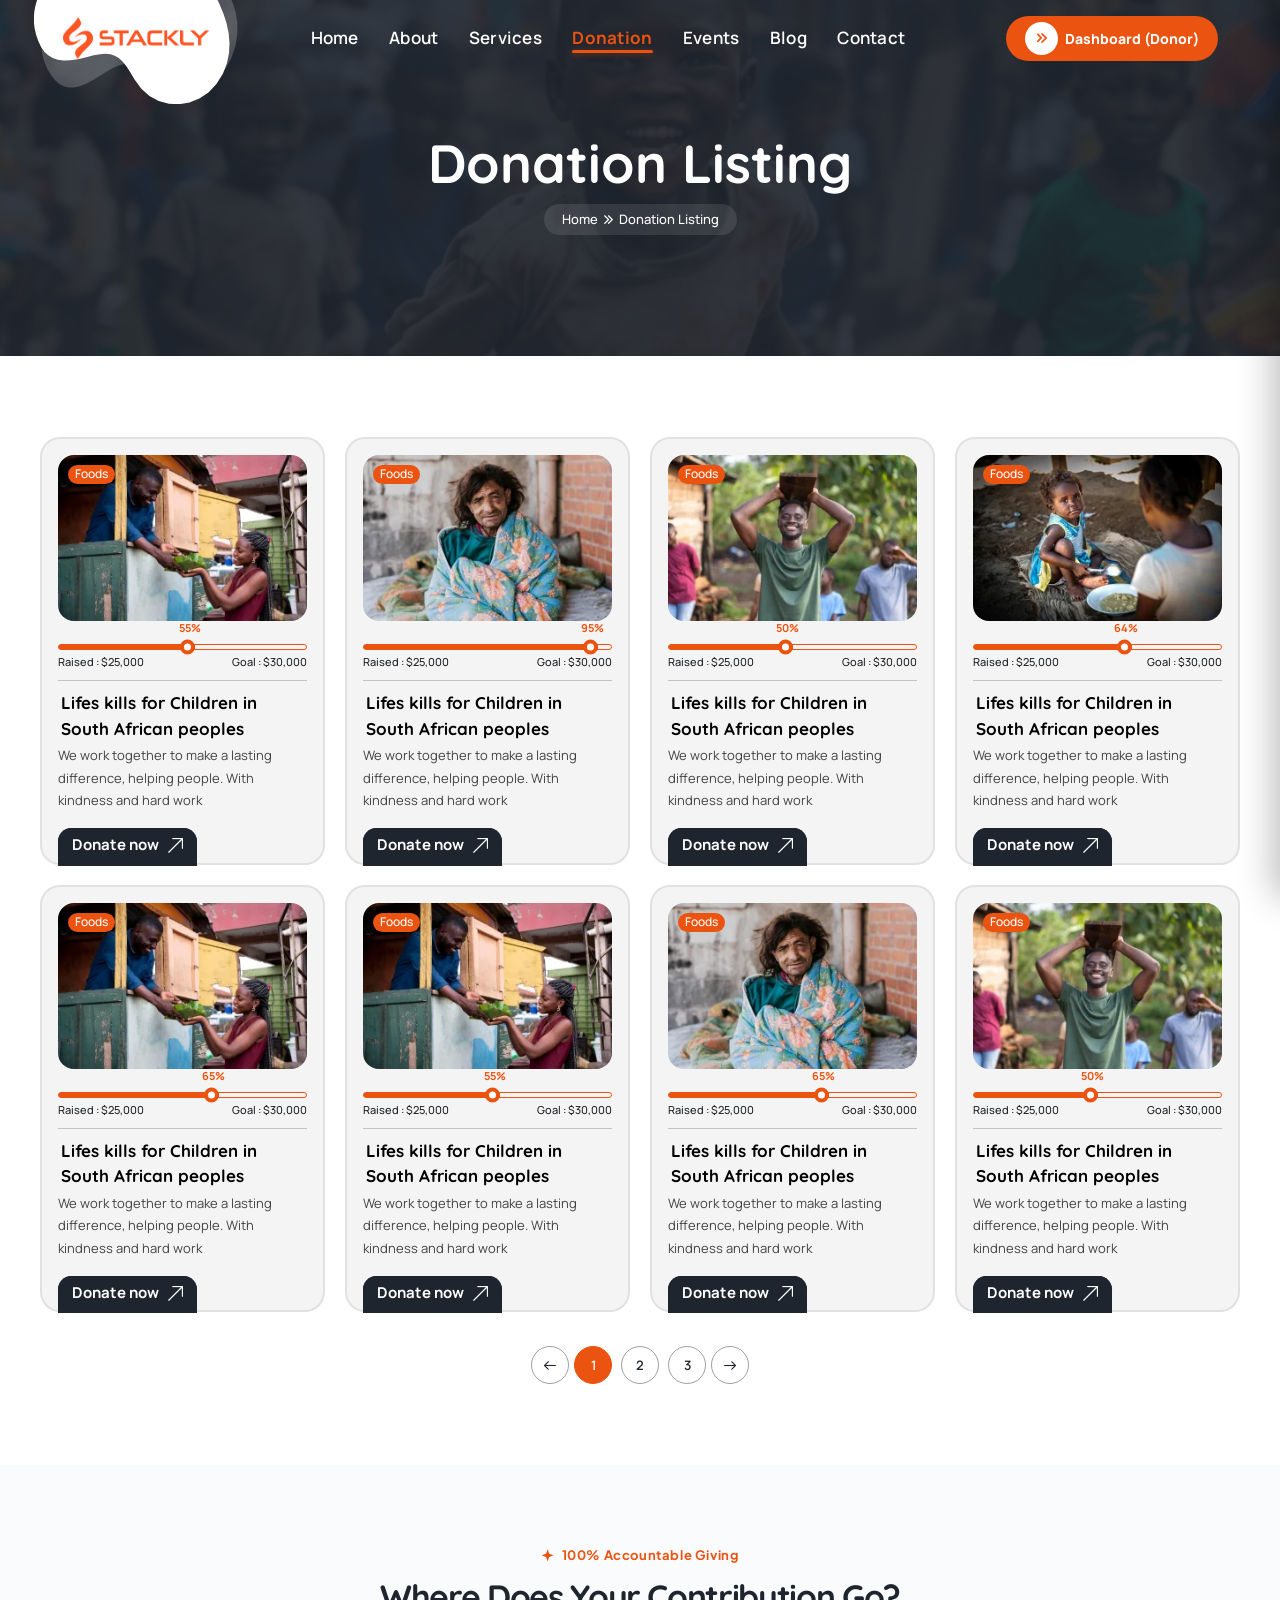
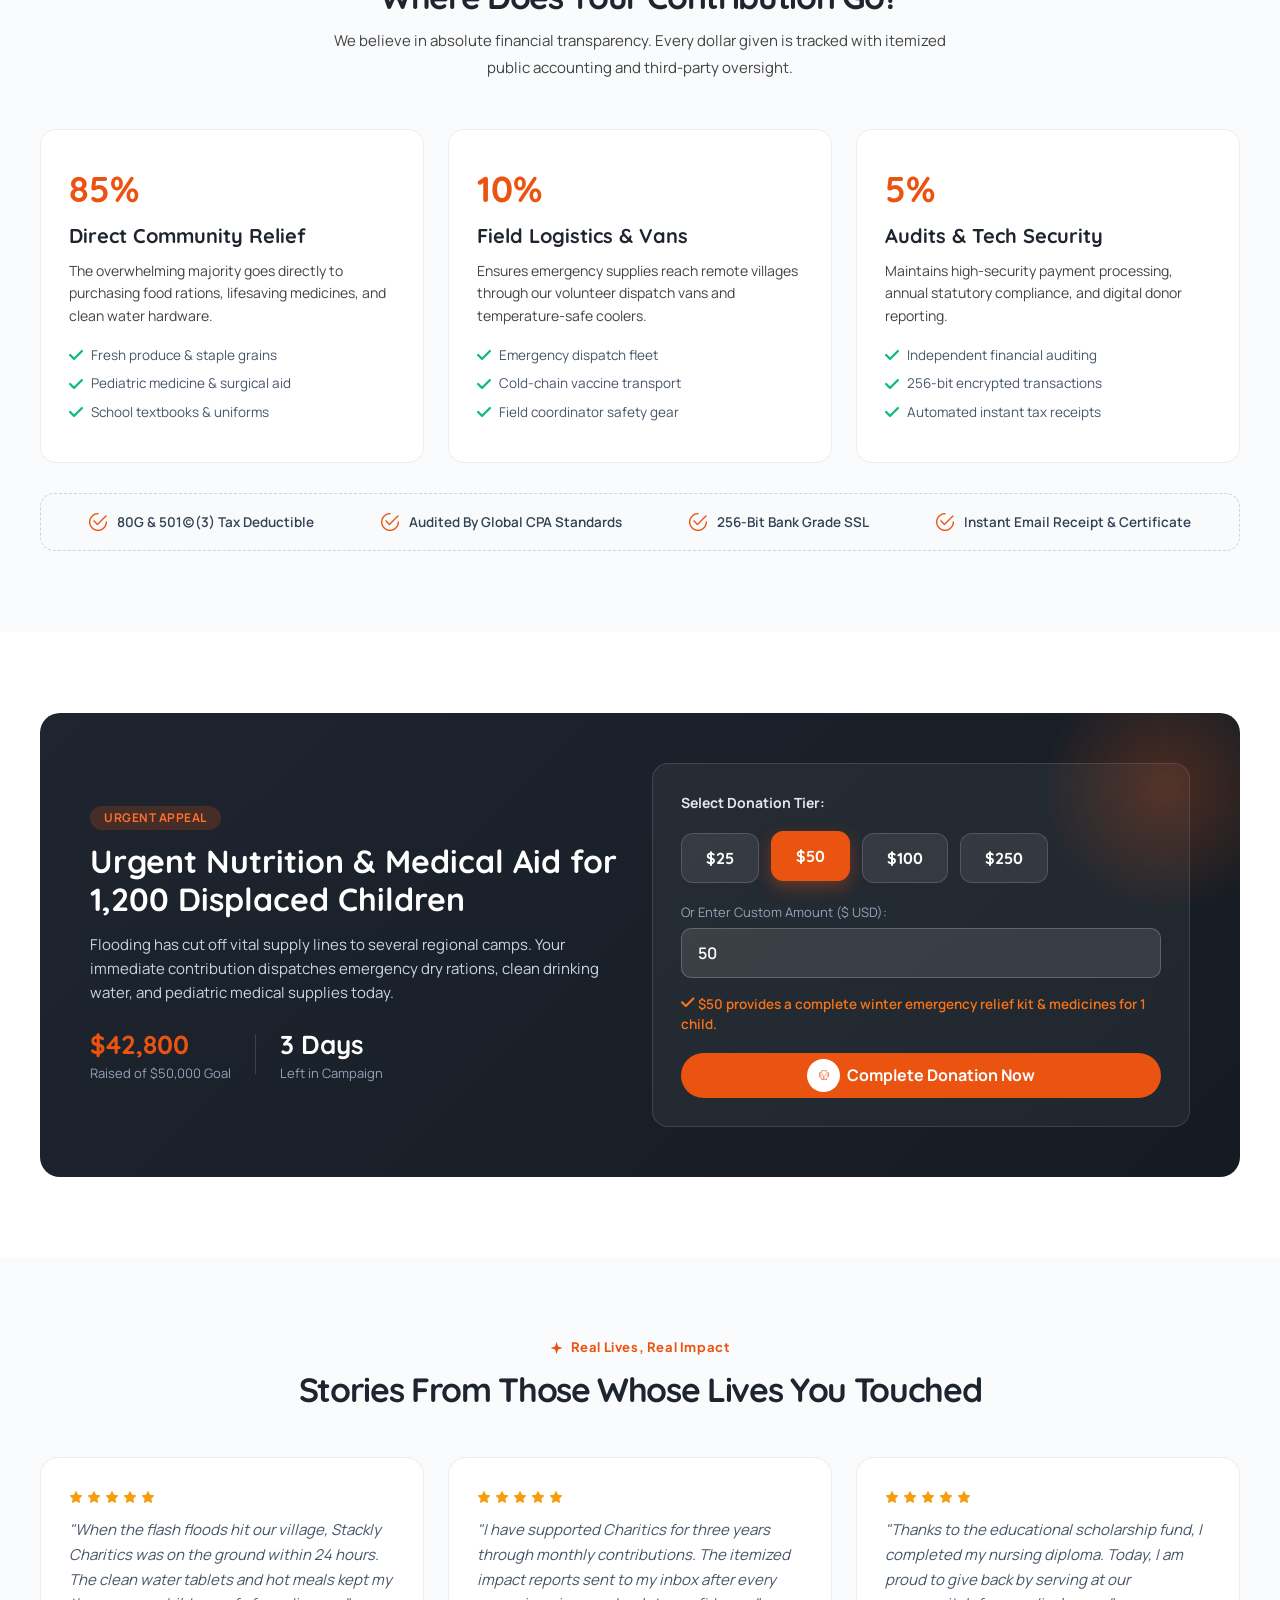
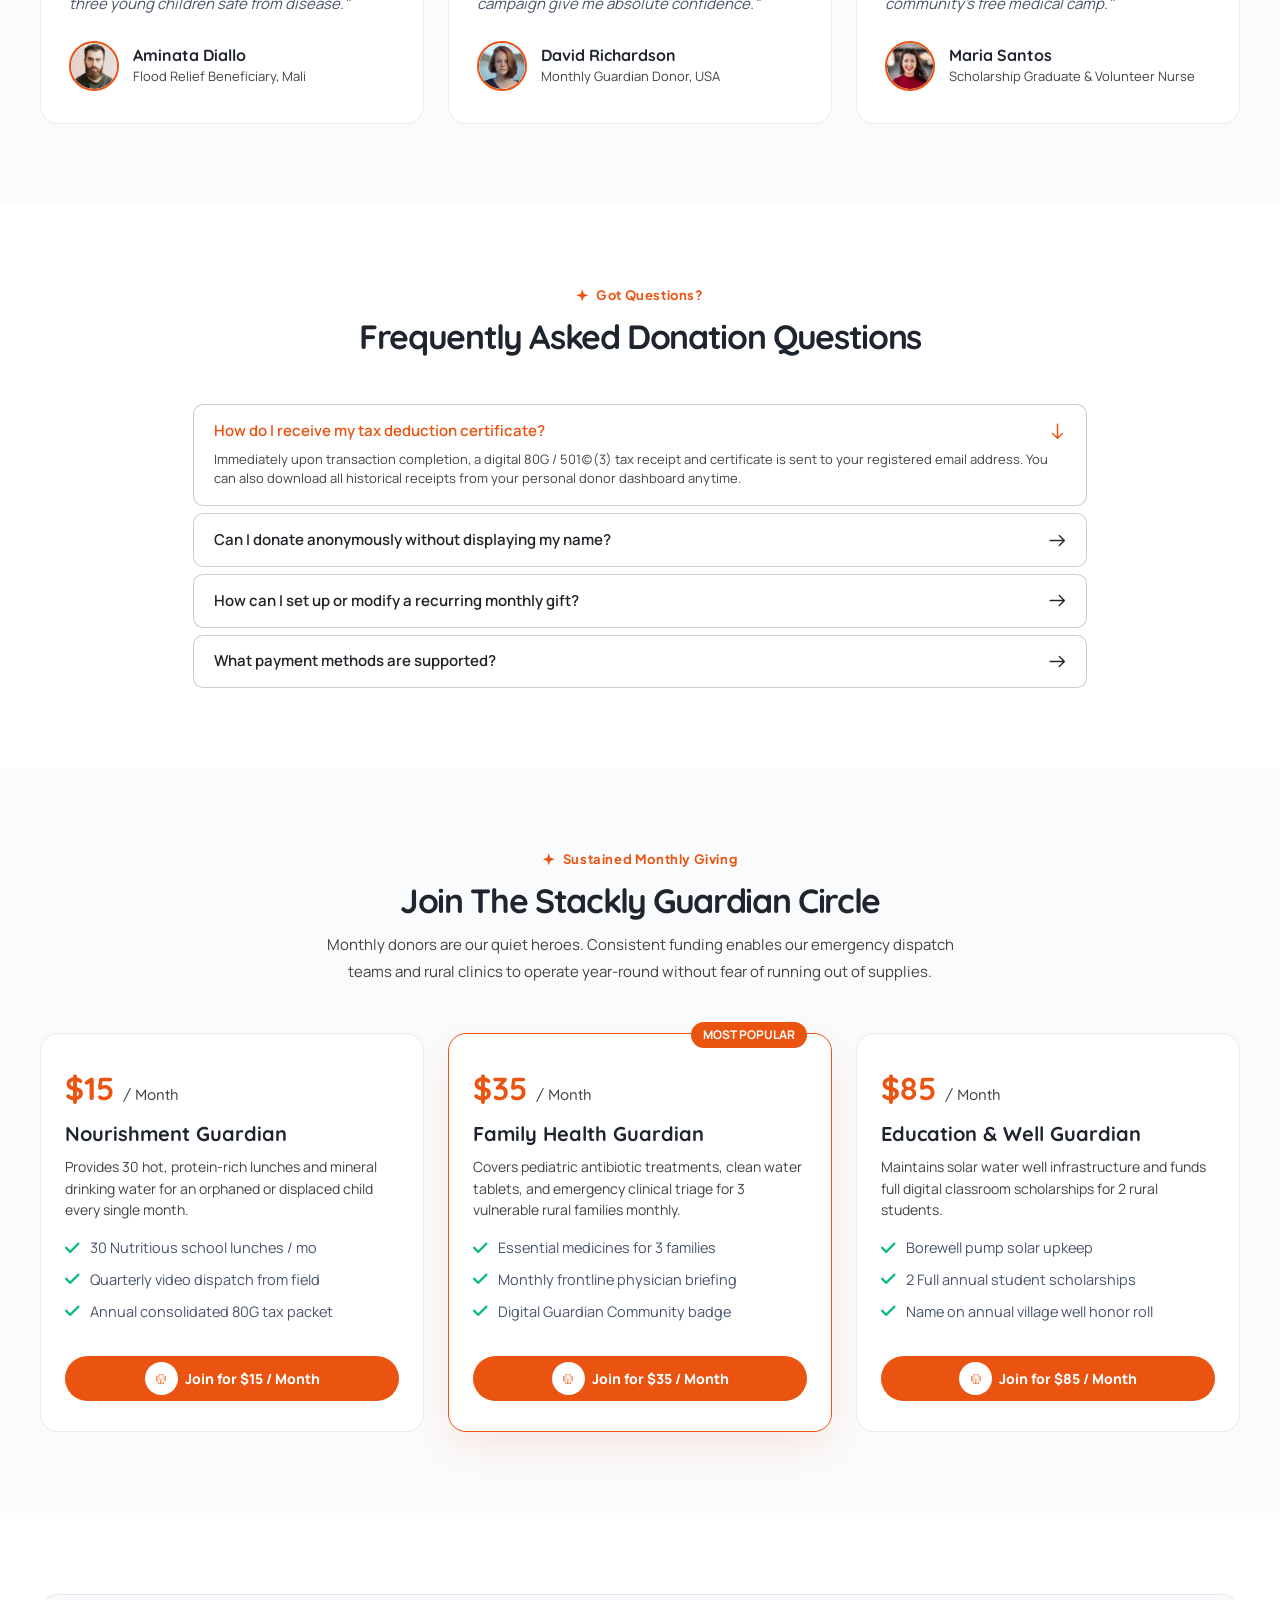
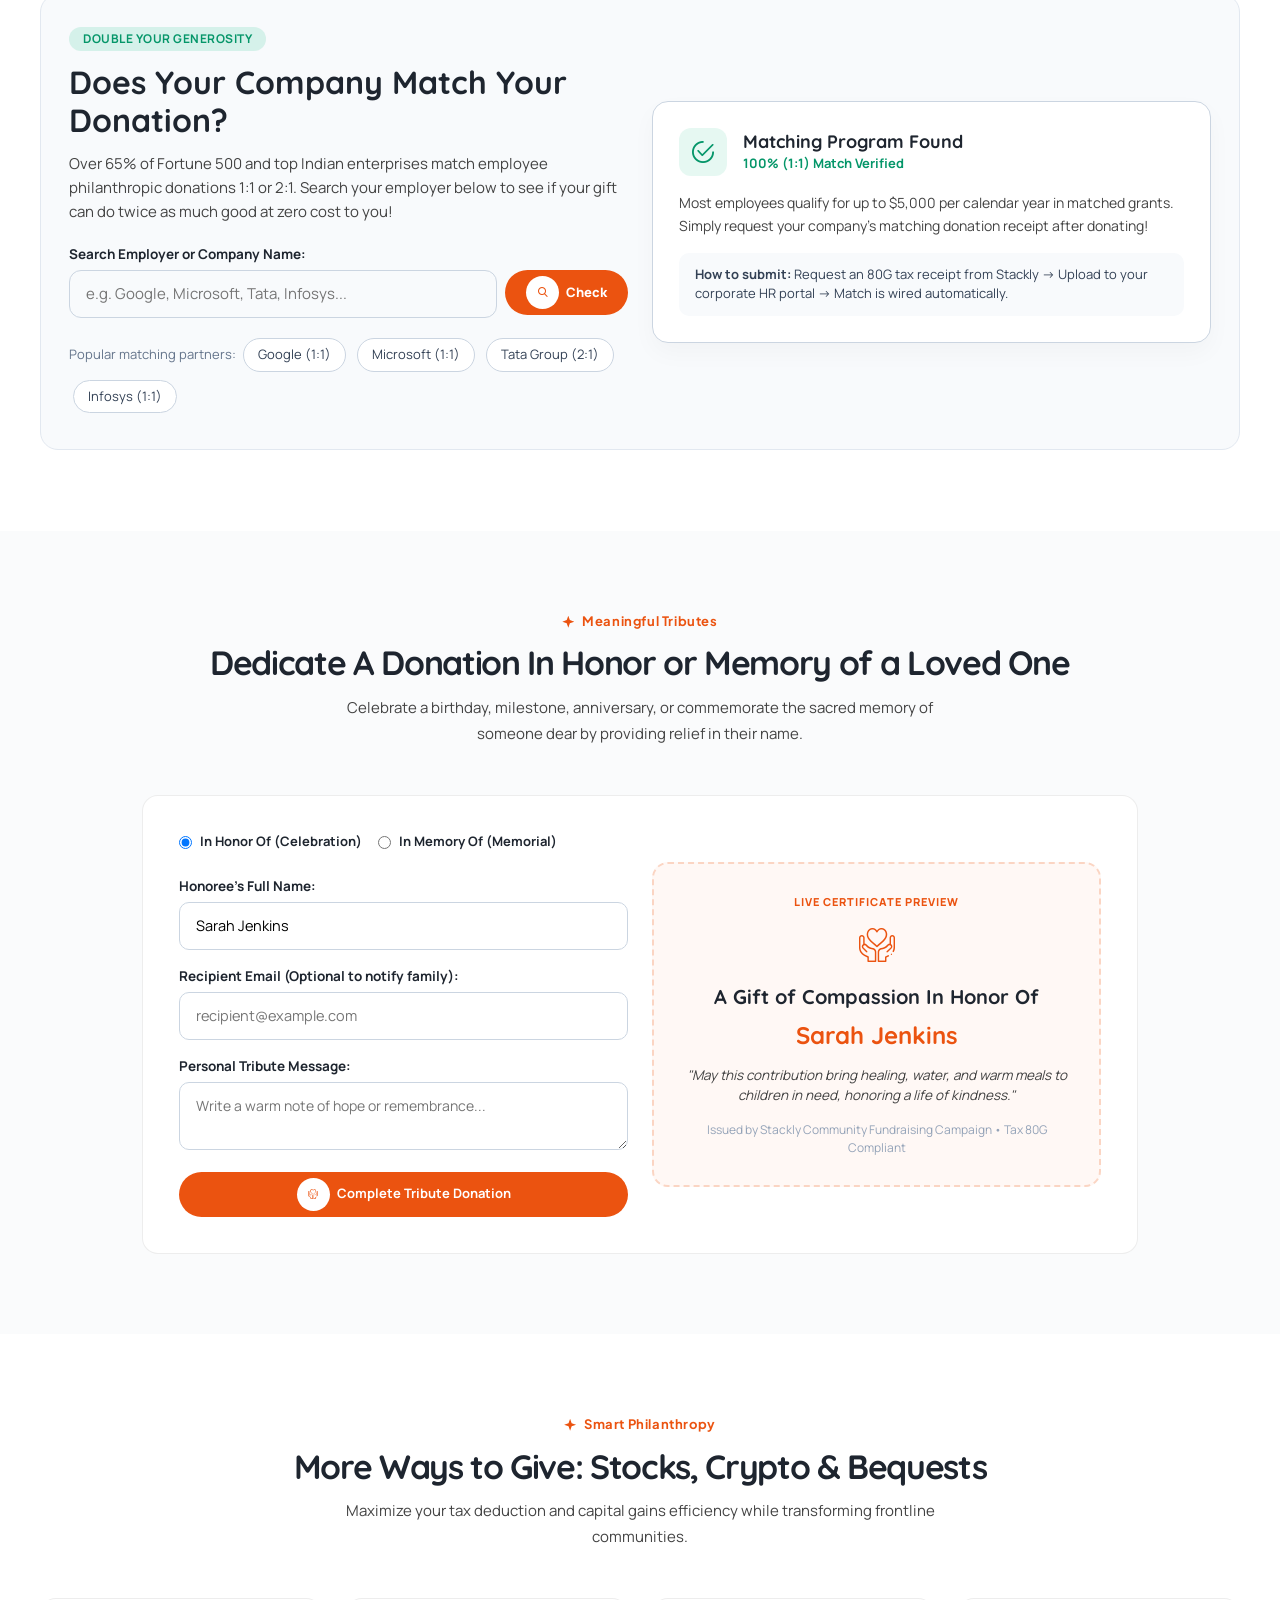
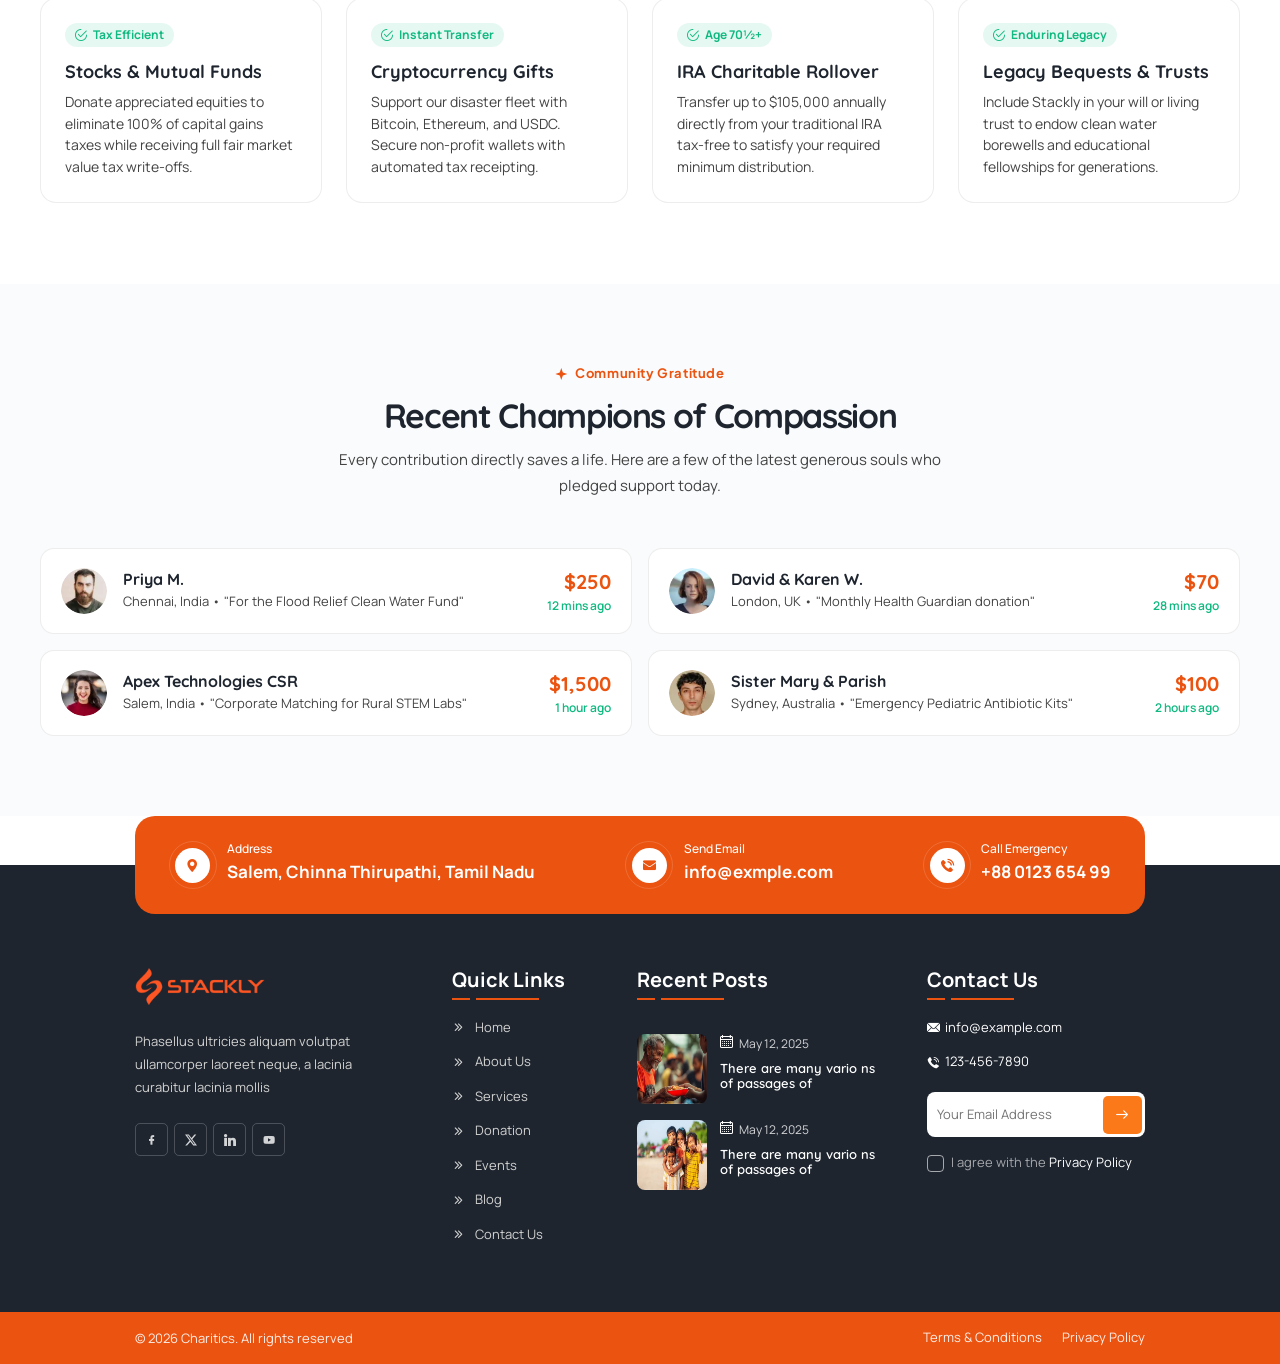
<file: donations.html>
<!DOCTYPE html>

<html lang="en">



<head>

    <meta charset="UTF-8">

    <meta name="viewport" content="width=device-width, initial-scale=1.0">

    <title>Charitics - NGO & Non Profit HTML Template</title>



    <!-- libraries CSS -->

    <link rel="stylesheet" href="css/flaticon_charitics.css">

    <link rel="stylesheet" href="css/bootstrap.min.css">

    <link rel="stylesheet" href="css/splide.min.css">

    <link rel="stylesheet" href="css/swiper-bundle.min.css">

    <link rel="stylesheet" href="css/slimselect.css">

    <link rel="stylesheet" href="css/animate.min.css">

    <link rel="stylesheet" href="css/flatpickr.min.css">



    <!-- custom CSS -->
    <link rel="stylesheet" href="css/style.css">
    <link rel="stylesheet" href="css/sub-pages.css">

</head>



<body>

    <div class="preloader" id="preloader">

        <div class="loader"></div>

    </div>



    <!-- SIDEBAR SECTION START -->

    <div class="ul-sidebar">

        <!-- header -->

        <div class="ul-sidebar-header">

            <div class="ul-sidebar-header-logo">

                <a href="index.html">

                    <img src="images/logo-stackly-orange.webp" alt="Stackly Logo" class="logo">

                </a>

            </div>

            <!-- sidebar closer -->

            <button class="ul-sidebar-closer"><i class="flaticon-close"></i></button>

        </div>



        <div class="ul-sidebar-header-nav-wrapper d-block d-lg-none"></div>

        <div class="ul-sidebar-auth px-3 pb-3 d-lg-none">
            <div class="d-flex gap-2">
                <a href="login.html" class="ul-btn w-50 justify-content-center" style="background: transparent; color: #1e252f; border: 1.5px solid #1e252f; font-size: 14px;">Login</a>
                <a href="register.html" class="ul-btn w-50 justify-content-center" style="font-size: 14px;">Register</a>
            </div>
        </div>





        <!-- sidebar footer -->

        <div class="ul-sidebar-footer">

            <span class="ul-sidebar-footer-title">Follow us</span>



            <div class="ul-sidebar-footer-social">

                <a href="404.html"><i class="flaticon-facebook"></i></a>

                <a href="404.html" aria-label="X (Twitter)"><svg xmlns="http://www.w3.org/2000/svg" width="14" height="14" fill="currentColor" viewBox="0 0 16 16"><path d="M12.6.75h2.454l-5.36 6.142L16 15.25h-4.937l-3.867-5.07-4.425 5.07H.316l5.733-6.57L0 .75h5.063l3.495 4.633L12.601.75Zm-.86 13.028h1.36L4.323 2.145H2.865z"/></svg></a>

                <a href="404.html"><i class="flaticon-instagram"></i></a>

                <a href="404.html"><i class="flaticon-youtube"></i></a>

            </div>

        </div>

    </div>

    <!-- SIDEBAR SECTION END -->



    <!-- SEARCH MODAL SECTION START -->

    <div class="ul-search-form-wrapper flex-grow-1 flex-shrink-0">

        <button class="ul-search-closer"><i class="flaticon-close"></i></button>



        <form action="#" class="ul-search-form">

            <div class="ul-search-form-right">

                <input type="search" name="search" id="ul-search" placeholder="Search Here">

                <button type="submit"><span class="icon"><i class="flaticon-search"></i></span></button>

            </div>

        </form>

    </div>

    <!-- SEARCH MODAL SECTION END -->



    <!-- HEADER SECTION START -->

    <header class="ul-header">

        <div class="ul-header-bottom to-be-sticky">

            <div class="ul-header-bottom-wrapper ul-header-container">

                <div class="logo-container">

                    <a href="index.html" class="d-inline-block"><img src="images/logo-stackly-orange.webp" alt="Stackly Logo" class="logo"></a>

                </div>



                <!-- header nav -->

                <div class="ul-header-nav-wrapper">

                    <div class="to-go-to-sidebar-in-mobile">

                                                <nav class="ul-header-nav">
                            <a href="index.html">Home</a>
                            <a href="about.html">About</a>
                            <a href="services.html">Services</a>
                            <a href="donations.html" class="active">Donation</a>
                            <a href="events.html">Events</a>
                            <a href="blog.html">Blog</a>
                            <a href="contact.html">Contact</a>
                        </nav>

                    </div>

                </div>



                <!-- actions -->

                <div class="ul-header-actions">

                                        <div class="ul-header-auth d-sm-inline-flex d-none align-items-center gap-2">
                        <a href="login.html" class="ul-btn ul-btn-login">Login</a>
                        <a href="register.html" class="ul-btn ul-btn-register" style="padding: 9px 16px; font-size: 14px;"><i class="flaticon-fast-forward-double-right-arrows-symbol"></i> Register</a>
                    </div>

                    <button class="ul-header-sidebar-opener d-lg-none d-inline-flex"><i class="flaticon-menu"></i></button>

                </div>

            </div>

        </div>

    </header>

    <!-- HEADER SECTION END -->





    <main>

        <!-- BREADCRUMBS SECTION START -->

        <section class="ul-breadcrumb ul-section-spacing">

            <div class="ul-container">

                <h2 class="ul-breadcrumb-title">Donation Listing</h2>

                <ul class="ul-breadcrumb-nav">

                    <li><a href="index.html">Home</a></li>

                    <li><span class="separator"><i class="flaticon-right"></i></span></li>

                    <li>Donation Listing</li>

                </ul>

            </div>

        </section>

        <!-- BREADCRUMBS SECTION END -->





        <!-- DONTATIONS SECTION START -->

        <section class="ul-section-spacing overflow-hidden">

            <!-- DONTATIONS Grid -->

            <div class="ul-container wow animate__fadeInUp">

                <div class="row ul-bs-row row-cols-xl-4 row-cols-md-3 row-cols-2 row-cols-xxs-1">

                    <!-- single item -->

                    <div class="col">

                        <div class="ul-donation ul-donation--inner">

                            <div class="ul-donation-img">

                                <img src="images/donation-1.webp" alt="donation Image">

                                <span class="tag">Foods</span>

                            </div>

                            <div class="ul-donation-txt">

                                <div class="ul-donation-progress">

                                    <div class="donation-progress-container ul-progress-container">

                                        <div class="donation-progressbar ul-progressbar" data-ul-progress-value="55">

                                            <div class="donation-progress-label ul-progress-label"></div>

                                        </div>

                                    </div>

                                    <div class="ul-donation-progress-labels">

                                        <span class="ul-donation-progress-label">Raised : $25,000</span>

                                        <span class="ul-donation-progress-label">Goal : $30,000</span>

                                    </div>

                                </div>

                                <a href="404.html" class="ul-donation-title">Lifes kills for Children in South African peoples</a>

                                <p class="ul-donation-descr">We work together to make a lasting difference, helping people. With kindness and hard work</p>

                                <a href="404.html" class="ul-donation-btn">Donate now <i class="flaticon-up-right-arrow"></i></a>

                            </div>

                        </div>

                    </div>



                    <!-- single item -->

                    <div class="col">

                        <div class="ul-donation ul-donation--inner">

                            <div class="ul-donation-img">

                                <img src="images/donation-2.webp" alt="donation Image">

                                <span class="tag">Foods</span>

                            </div>

                            <div class="ul-donation-txt">

                                <div class="ul-donation-progress">

                                    <div class="donation-progress-container ul-progress-container">

                                        <div class="donation-progressbar ul-progressbar" data-ul-progress-value="95">

                                            <div class="donation-progress-label ul-progress-label"></div>

                                        </div>

                                    </div>

                                    <div class="ul-donation-progress-labels">

                                        <span class="ul-donation-progress-label">Raised : $25,000</span>

                                        <span class="ul-donation-progress-label">Goal : $30,000</span>

                                    </div>

                                </div>

                                <a href="404.html" class="ul-donation-title">Lifes kills for Children in South African peoples</a>

                                <p class="ul-donation-descr">We work together to make a lasting difference, helping people. With kindness and hard work</p>

                                <a href="404.html" class="ul-donation-btn">Donate now <i class="flaticon-up-right-arrow"></i></a>

                            </div>

                        </div>

                    </div>



                    <!-- single item -->

                    <div class="col">

                        <div class="ul-donation ul-donation--inner">

                            <div class="ul-donation-img">

                                <img src="images/donation-3.webp" alt="donation Image">

                                <span class="tag">Foods</span>

                            </div>

                            <div class="ul-donation-txt">

                                <div class="ul-donation-progress">

                                    <div class="donation-progress-container ul-progress-container">

                                        <div class="donation-progressbar ul-progressbar" data-ul-progress-value="50">

                                            <div class="donation-progress-label ul-progress-label"></div>

                                        </div>

                                    </div>

                                    <div class="ul-donation-progress-labels">

                                        <span class="ul-donation-progress-label">Raised : $25,000</span>

                                        <span class="ul-donation-progress-label">Goal : $30,000</span>

                                    </div>

                                </div>

                                <a href="404.html" class="ul-donation-title">Lifes kills for Children in South African peoples</a>

                                <p class="ul-donation-descr">We work together to make a lasting difference, helping people. With kindness and hard work</p>

                                <a href="404.html" class="ul-donation-btn">Donate now <i class="flaticon-up-right-arrow"></i></a>

                            </div>

                        </div>

                    </div>



                    <!-- single item -->

                    <div class="col">

                        <div class="ul-donation ul-donation--inner">

                            <div class="ul-donation-img">

                                <img src="images/donation-4.webp" alt="donation Image">

                                <span class="tag">Foods</span>

                            </div>

                            <div class="ul-donation-txt">

                                <div class="ul-donation-progress">

                                    <div class="donation-progress-container ul-progress-container">

                                        <div class="donation-progressbar ul-progressbar" data-ul-progress-value="64">

                                            <div class="donation-progress-label ul-progress-label"></div>

                                        </div>

                                    </div>

                                    <div class="ul-donation-progress-labels">

                                        <span class="ul-donation-progress-label">Raised : $25,000</span>

                                        <span class="ul-donation-progress-label">Goal : $30,000</span>

                                    </div>

                                </div>

                                <a href="404.html" class="ul-donation-title">Lifes kills for Children in South African peoples</a>

                                <p class="ul-donation-descr">We work together to make a lasting difference, helping people. With kindness and hard work</p>

                                <a href="404.html" class="ul-donation-btn">Donate now <i class="flaticon-up-right-arrow"></i></a>

                            </div>

                        </div>

                    </div>



                    <!-- single item -->

                    <div class="col">

                        <div class="ul-donation ul-donation--inner">

                            <div class="ul-donation-img">

                                <img src="images/donation-1.webp" alt="donation Image">

                                <span class="tag">Foods</span>

                            </div>

                            <div class="ul-donation-txt">

                                <div class="ul-donation-progress">

                                    <div class="donation-progress-container ul-progress-container">

                                        <div class="donation-progressbar ul-progressbar" data-ul-progress-value="80">

                                            <div class="donation-progress-label ul-progress-label"></div>

                                        </div>

                                    </div>

                                    <div class="ul-donation-progress-labels">

                                        <span class="ul-donation-progress-label">Raised : $25,000</span>

                                        <span class="ul-donation-progress-label">Goal : $30,000</span>

                                    </div>

                                </div>

                                <a href="404.html" class="ul-donation-title">Lifes kills for Children in South African peoples</a>

                                <p class="ul-donation-descr">We work together to make a lasting difference, helping people. With kindness and hard work</p>

                                <a href="404.html" class="ul-donation-btn">Donate now <i class="flaticon-up-right-arrow"></i></a>

                            </div>

                        </div>

                    </div>



                    <!-- single item -->

                    <div class="col">

                        <div class="ul-donation ul-donation--inner">

                            <div class="ul-donation-img">

                                <img src="images/donation-1.webp" alt="donation Image">

                                <span class="tag">Foods</span>

                            </div>

                            <div class="ul-donation-txt">

                                <div class="ul-donation-progress">

                                    <div class="donation-progress-container ul-progress-container">

                                        <div class="donation-progressbar ul-progressbar" data-ul-progress-value="55">

                                            <div class="donation-progress-label ul-progress-label"></div>

                                        </div>

                                    </div>

                                    <div class="ul-donation-progress-labels">

                                        <span class="ul-donation-progress-label">Raised : $25,000</span>

                                        <span class="ul-donation-progress-label">Goal : $30,000</span>

                                    </div>

                                </div>

                                <a href="404.html" class="ul-donation-title">Lifes kills for Children in South African peoples</a>

                                <p class="ul-donation-descr">We work together to make a lasting difference, helping people. With kindness and hard work</p>

                                <a href="404.html" class="ul-donation-btn">Donate now <i class="flaticon-up-right-arrow"></i></a>

                            </div>

                        </div>

                    </div>



                    <!-- single item -->

                    <div class="col">

                        <div class="ul-donation ul-donation--inner">

                            <div class="ul-donation-img">

                                <img src="images/donation-2.webp" alt="donation Image">

                                <span class="tag">Foods</span>

                            </div>

                            <div class="ul-donation-txt">

                                <div class="ul-donation-progress">

                                    <div class="donation-progress-container ul-progress-container">

                                        <div class="donation-progressbar ul-progressbar" data-ul-progress-value="95">

                                            <div class="donation-progress-label ul-progress-label"></div>

                                        </div>

                                    </div>

                                    <div class="ul-donation-progress-labels">

                                        <span class="ul-donation-progress-label">Raised : $25,000</span>

                                        <span class="ul-donation-progress-label">Goal : $30,000</span>

                                    </div>

                                </div>

                                <a href="404.html" class="ul-donation-title">Lifes kills for Children in South African peoples</a>

                                <p class="ul-donation-descr">We work together to make a lasting difference, helping people. With kindness and hard work</p>

                                <a href="404.html" class="ul-donation-btn">Donate now <i class="flaticon-up-right-arrow"></i></a>

                            </div>

                        </div>

                    </div>



                    <!-- single item -->

                    <div class="col">

                        <div class="ul-donation ul-donation--inner">

                            <div class="ul-donation-img">

                                <img src="images/donation-3.webp" alt="donation Image">

                                <span class="tag">Foods</span>

                            </div>

                            <div class="ul-donation-txt">

                                <div class="ul-donation-progress">

                                    <div class="donation-progress-container ul-progress-container">

                                        <div class="donation-progressbar ul-progressbar" data-ul-progress-value="50">

                                            <div class="donation-progress-label ul-progress-label"></div>

                                        </div>

                                    </div>

                                    <div class="ul-donation-progress-labels">

                                        <span class="ul-donation-progress-label">Raised : $25,000</span>

                                        <span class="ul-donation-progress-label">Goal : $30,000</span>

                                    </div>

                                </div>

                                <a href="404.html" class="ul-donation-title">Lifes kills for Children in South African peoples</a>

                                <p class="ul-donation-descr">We work together to make a lasting difference, helping people. With kindness and hard work</p>

                                <a href="404.html" class="ul-donation-btn">Donate now <i class="flaticon-up-right-arrow"></i></a>

                            </div>

                        </div>

                    </div>

                </div>

            </div>





            <!-- pagination -->

            <div class="ul-pagination">

                <ul>

                    <li><a href="#"><i class="flaticon-back"></i></a></li>

                    <li class="pages">

                        <a href="#" class="active">1</a>

                        <a href="#">2</a>

                        <a href="#">3</a>

                    </li>

                    <li><a href="#"><i class="flaticon-next"></i></a></li>

                </ul>

            </div>

        </section>

        <!-- DONTATIONS SECTION END -->



        <!-- SECTION 2: TRANSPARENCY & FUND BREAKDOWN START -->
        <section class="ul-section-spacing" style="background-color: #fafbfc;">
            <div class="ul-container">
                <div class="text-center mb-5">
                    <span class="ul-section-sub-title">100% Accountable Giving</span>
                    <h2 class="ul-section-title">Where Does Your Contribution Go?</h2>
                    <p style="max-width: 650px; margin: 12px auto 0; color: var(--ul-gray); font-size: 15px;">We believe in absolute financial transparency. Every dollar given is tracked with itemized public accounting and third-party oversight.</p>
                </div>

                <div class="row row-cols-lg-3 row-cols-md-2 row-cols-1 g-4">
                    <div class="col">
                        <div class="sub-transparency-card">
                            <span class="pct-badge">85%</span>
                            <h3 class="card-title">Direct Community Relief</h3>
                            <p class="card-desc">The overwhelming majority goes directly to purchasing food rations, lifesaving medicines, and clean water hardware.</p>
                            <ul class="card-list">
                                <li><i class="flaticon-check"></i> Fresh produce & staple grains</li>
                                <li><i class="flaticon-check"></i> Pediatric medicine & surgical aid</li>
                                <li><i class="flaticon-check"></i> School textbooks & uniforms</li>
                            </ul>
                        </div>
                    </div>

                    <div class="col">
                        <div class="sub-transparency-card">
                            <span class="pct-badge">10%</span>
                            <h3 class="card-title">Field Logistics & Vans</h3>
                            <p class="card-desc">Ensures emergency supplies reach remote villages through our volunteer dispatch vans and temperature-safe coolers.</p>
                            <ul class="card-list">
                                <li><i class="flaticon-check"></i> Emergency dispatch fleet</li>
                                <li><i class="flaticon-check"></i> Cold-chain vaccine transport</li>
                                <li><i class="flaticon-check"></i> Field coordinator safety gear</li>
                            </ul>
                        </div>
                    </div>

                    <div class="col">
                        <div class="sub-transparency-card">
                            <span class="pct-badge">5%</span>
                            <h3 class="card-title">Audits & Tech Security</h3>
                            <p class="card-desc">Maintains high-security payment processing, annual statutory compliance, and digital donor reporting.</p>
                            <ul class="card-list">
                                <li><i class="flaticon-check"></i> Independent financial auditing</li>
                                <li><i class="flaticon-check"></i> 256-bit encrypted transactions</li>
                                <li><i class="flaticon-check"></i> Automated instant tax receipts</li>
                            </ul>
                        </div>
                    </div>
                </div>

                <!-- Trust Bar -->
                <div class="sub-trust-bar">
                    <div class="sub-trust-item"><i class="flaticon-checked"></i> 80G & 501(c)(3) Tax Deductible</div>
                    <div class="sub-trust-item"><i class="flaticon-checked"></i> Audited By Global CPA Standards</div>
                    <div class="sub-trust-item"><i class="flaticon-checked"></i> 256-Bit Bank Grade SSL</div>
                    <div class="sub-trust-item"><i class="flaticon-checked"></i> Instant Email Receipt & Certificate</div>
                </div>
            </div>
        </section>
        <!-- SECTION 2: TRANSPARENCY END -->



        <!-- SECTION 3: QUICK DONATE SPOTLIGHT START -->
        <section class="ul-section-spacing">
            <div class="ul-container">
                <div class="sub-quick-donate-box">
                    <div class="row align-items-center gy-4">
                        <div class="col-lg-6">
                            <span class="badge" style="background: rgba(235, 83, 16, 0.2); color: #ff6f2d; padding: 6px 14px; border-radius: 20px; font-weight: 700; text-transform: uppercase; font-size: 12px; letter-spacing: 0.5px;">Urgent Appeal</span>
                            <h2 style="font-family: var(--font-quicksand); font-size: clamp(24px, 2.5vw, 36px); font-weight: 700; color: #ffffff; margin-top: 12px; margin-bottom: 14px;">Urgent Nutrition & Medical Aid for 1,200 Displaced Children</h2>
                            <p style="color: #cbd5e1; font-size: 15px; line-height: 1.6; margin-bottom: 20px;">Flooding has cut off vital supply lines to several regional camps. Your immediate contribution dispatches emergency dry rations, clean drinking water, and pediatric medical supplies today.</p>
                            
                            <div class="d-flex align-items-center gap-4 text-white">
                                <div>
                                    <div style="font-size: 26px; font-weight: 700; color: var(--ul-primary); font-family: var(--font-quicksand);">$42,800</div>
                                    <div style="font-size: 13px; color: #94a3b8;">Raised of $50,000 Goal</div>
                                </div>
                                <div style="height: 40px; width: 1px; background: rgba(255,255,255,0.15);"></div>
                                <div>
                                    <div style="font-size: 26px; font-weight: 700; color: #ffffff; font-family: var(--font-quicksand);">3 Days</div>
                                    <div style="font-size: 13px; color: #94a3b8;">Left in Campaign</div>
                                </div>
                            </div>
                        </div>

                        <div class="col-lg-6">
                            <div style="background: rgba(255,255,255,0.05); border: 1px solid rgba(255,255,255,0.12); border-radius: 16px; padding: 28px;">
                                <label style="font-size: 14px; font-weight: 700; color: #e2e8f0; display: block; margin-bottom: 10px;">Select Donation Tier:</label>
                                <div class="sub-amount-btn-group">
                                    <button type="button" class="sub-amount-btn" onclick="selectDonationAmount(this, '25')">$25</button>
                                    <button type="button" class="sub-amount-btn active" onclick="selectDonationAmount(this, '50')">$50</button>
                                    <button type="button" class="sub-amount-btn" onclick="selectDonationAmount(this, '100')">$100</button>
                                    <button type="button" class="sub-amount-btn" onclick="selectDonationAmount(this, '250')">$250</button>
                                </div>

                                <div class="mb-3">
                                    <label style="font-size: 13px; color: #94a3b8; display: block; margin-bottom: 6px;">Or Enter Custom Amount ($ USD):</label>
                                    <input type="number" id="customDonationInput" value="50" min="5" placeholder="Enter amount" style="width: 100%; padding: 12px 16px; border-radius: 10px; border: 1px solid rgba(255,255,255,0.2); background: rgba(255,255,255,0.1); color: #ffffff; font-size: 16px; font-weight: 600;">
                                </div>

                                <div id="donationImpactText" style="font-size: 13.5px; color: #f97316; margin-bottom: 18px; font-weight: 600;">
                                    <i class="flaticon-check"></i> $50 provides a complete winter emergency relief kit & medicines for 1 child.
                                </div>

                                <button type="button" class="ul-btn w-100 justify-content-center" style="padding: 14px 20px; font-size: 16px; font-weight: 700;" onclick="alert('Thank you for pledging $' + document.getElementById('customDonationInput').value + '! Redirecting to secure checkout...');">
                                    <i class="flaticon-love"></i> Complete Donation Now
                                </button>
                            </div>
                        </div>
                    </div>
                </div>
            </div>
        </section>
        <!-- SECTION 3: QUICK DONATE END -->



        <!-- SECTION 4: DONOR & BENEFICIARY STORIES START -->
        <section class="ul-section-spacing" style="background-color: #fafbfc;">
            <div class="ul-container">
                <div class="text-center mb-5">
                    <span class="ul-section-sub-title">Real Lives, Real Impact</span>
                    <h2 class="ul-section-title">Stories From Those Whose Lives You Touched</h2>
                </div>

                <div class="row row-cols-lg-3 row-cols-md-2 row-cols-1 g-4">
                    <div class="col">
                        <div class="sub-story-card">
                            <div class="sub-story-stars">
                                <i class="flaticon-star"></i><i class="flaticon-star"></i><i class="flaticon-star"></i><i class="flaticon-star"></i><i class="flaticon-star"></i>
                            </div>
                            <p class="sub-story-quote">"When the flash floods hit our village, Stackly Charitics was on the ground within 24 hours. The clean water tablets and hot meals kept my three young children safe from disease."</p>
                            <div class="sub-story-author">
                                <img src="images/reviewer-1.webp" alt="Beneficiary" class="sub-story-avatar">
                                <div>
                                    <h4 class="sub-story-name">Aminata Diallo</h4>
                                    <span class="sub-story-role">Flood Relief Beneficiary, Mali</span>
                                </div>
                            </div>
                        </div>
                    </div>

                    <div class="col">
                        <div class="sub-story-card">
                            <div class="sub-story-stars">
                                <i class="flaticon-star"></i><i class="flaticon-star"></i><i class="flaticon-star"></i><i class="flaticon-star"></i><i class="flaticon-star"></i>
                            </div>
                            <p class="sub-story-quote">"I have supported Charitics for three years through monthly contributions. The itemized impact reports sent to my inbox after every campaign give me absolute confidence."</p>
                            <div class="sub-story-author">
                                <img src="images/reviewer-2.webp" alt="Monthly Donor" class="sub-story-avatar">
                                <div>
                                    <h4 class="sub-story-name">David Richardson</h4>
                                    <span class="sub-story-role">Monthly Guardian Donor, USA</span>
                                </div>
                            </div>
                        </div>
                    </div>

                    <div class="col">
                        <div class="sub-story-card">
                            <div class="sub-story-stars">
                                <i class="flaticon-star"></i><i class="flaticon-star"></i><i class="flaticon-star"></i><i class="flaticon-star"></i><i class="flaticon-star"></i>
                            </div>
                            <p class="sub-story-quote">"Thanks to the educational scholarship fund, I completed my nursing diploma. Today, I am proud to give back by serving at our community's free medical camp."</p>
                            <div class="sub-story-author">
                                <img src="images/reviewer-3.webp" alt="Scholarship Student" class="sub-story-avatar">
                                <div>
                                    <h4 class="sub-story-name">Maria Santos</h4>
                                    <span class="sub-story-role">Scholarship Graduate & Volunteer Nurse</span>
                                </div>
                            </div>
                        </div>
                    </div>
                </div>
            </div>
        </section>
        <!-- SECTION 4: STORIES END -->



        <!-- SECTION 5: DONATION FAQS START -->
        <section class="ul-section-spacing">
            <div class="ul-container">
                <div class="text-center mb-5">
                    <span class="ul-section-sub-title">Got Questions?</span>
                    <h2 class="ul-section-title">Frequently Asked Donation Questions</h2>
                </div>

                <div class="row justify-content-center">
                    <div class="col-lg-9">
                        <div class="ul-accordion">
                            <div class="ul-single-accordion-item open">
                                <div class="ul-single-accordion-item__header">
                                    <h3 class="ul-single-accordion-item__title">How do I receive my tax deduction certificate?</h3>
                                    <span class="icon"><i class="flaticon-next"></i></span>
                                </div>
                                <div class="ul-single-accordion-item__body">
                                    <p>Immediately upon transaction completion, a digital 80G / 501(c)(3) tax receipt and certificate is sent to your registered email address. You can also download all historical receipts from your personal donor dashboard anytime.</p>
                                </div>
                            </div>

                            <div class="ul-single-accordion-item">
                                <div class="ul-single-accordion-item__header">
                                    <h3 class="ul-single-accordion-item__title">Can I donate anonymously without displaying my name?</h3>
                                    <span class="icon"><i class="flaticon-next"></i></span>
                                </div>
                                <div class="ul-single-accordion-item__body">
                                    <p>Yes. When initiating your payment, simply tick the "Make this donation anonymous" checkbox. Your name will be hidden from the public campaign donor roll while your official receipt remains private and securely emailed to you.</p>
                                </div>
                            </div>

                            <div class="ul-single-accordion-item">
                                <div class="ul-single-accordion-item__header">
                                    <h3 class="ul-single-accordion-item__title">How can I set up or modify a recurring monthly gift?</h3>
                                    <span class="icon"><i class="flaticon-next"></i></span>
                                </div>
                                <div class="ul-single-accordion-item__body">
                                    <p>Select "Make this a monthly donation" on any cause card. You can pause, adjust the amount, or cancel your recurring contribution with a single click from your donor dashboard at any time without fees.</p>
                                </div>
                            </div>

                            <div class="ul-single-accordion-item">
                                <div class="ul-single-accordion-item__header">
                                    <h3 class="ul-single-accordion-item__title">What payment methods are supported?</h3>
                                    <span class="icon"><i class="flaticon-next"></i></span>
                                </div>
                                <div class="ul-single-accordion-item__body">
                                    <p>We support all major Visa, Mastercard, American Express cards, PayPal, Apple Pay, Google Pay, UPI, and direct bank wire transfers for institutional or large philanthropists.</p>
                                </div>
                            </div>
                        </div>
                    </div>
                </div>
            </div>
        </section>
        <!-- SECTION 5: FAQS END -->

        <!-- SECTION 6: MONTHLY GIVING GUARDIAN CIRCLE START -->
        <section class="ul-section-spacing" style="background-color: #fafbfc;">
            <div class="ul-container">
                <div class="text-center mb-5">
                    <span class="ul-section-sub-title">Sustained Monthly Giving</span>
                    <h2 class="ul-section-title">Join The Stackly Guardian Circle</h2>
                    <p style="max-width: 650px; margin: 12px auto 0; color: var(--ul-gray); font-size: 15px;">Monthly donors are our quiet heroes. Consistent funding enables our emergency dispatch teams and rural clinics to operate year-round without fear of running out of supplies.</p>
                </div>

                <div class="row row-cols-lg-3 row-cols-md-2 row-cols-1 g-4">
                    <div class="col">
                        <div class="sub-guardian-tier">
                            <div class="sub-guardian-price">$15 <span>/ Month</span></div>
                            <h3 class="sub-guardian-title">Nourishment Guardian</h3>
                            <p class="sub-guardian-desc">Provides 30 hot, protein-rich lunches and mineral drinking water for an orphaned or displaced child every single month.</p>
                            <ul class="sub-pkg-list">
                                <li><i class="flaticon-check"></i> 30 Nutritious school lunches / mo</li>
                                <li><i class="flaticon-check"></i> Quarterly video dispatch from field</li>
                                <li><i class="flaticon-check"></i> Annual consolidated 80G tax packet</li>
                            </ul>
                            <button type="button" class="ul-btn justify-content-center" style="font-size: 14px; padding: 12px;" onclick="alert('Thank you for pledging $15/month as a Nourishment Guardian! Redirecting to secure subscription...');">
                                <i class="flaticon-love"></i> Join for $15 / Month
                            </button>
                        </div>
                    </div>

                    <div class="col">
                        <div class="sub-guardian-tier" style="border-color: var(--ul-primary); box-shadow: 0 16px 36px rgba(235, 83, 16, 0.1);">
                            <span class="sub-pkg-badge">Most Popular</span>
                            <div class="sub-guardian-price">$35 <span>/ Month</span></div>
                            <h3 class="sub-guardian-title">Family Health Guardian</h3>
                            <p class="sub-guardian-desc">Covers pediatric antibiotic treatments, clean water tablets, and emergency clinical triage for 3 vulnerable rural families monthly.</p>
                            <ul class="sub-pkg-list">
                                <li><i class="flaticon-check"></i> Essential medicines for 3 families</li>
                                <li><i class="flaticon-check"></i> Monthly frontline physician briefing</li>
                                <li><i class="flaticon-check"></i> Digital Guardian Community badge</li>
                            </ul>
                            <button type="button" class="ul-btn justify-content-center" style="font-size: 14px; padding: 12px;" onclick="alert('Thank you for pledging $35/month as a Family Health Guardian! Redirecting to secure subscription...');">
                                <i class="flaticon-love"></i> Join for $35 / Month
                            </button>
                        </div>
                    </div>

                    <div class="col">
                        <div class="sub-guardian-tier">
                            <div class="sub-guardian-price">$85 <span>/ Month</span></div>
                            <h3 class="sub-guardian-title">Education & Well Guardian</h3>
                            <p class="sub-guardian-desc">Maintains solar water well infrastructure and funds full digital classroom scholarships for 2 rural students.</p>
                            <ul class="sub-pkg-list">
                                <li><i class="flaticon-check"></i> Borewell pump solar upkeep</li>
                                <li><i class="flaticon-check"></i> 2 Full annual student scholarships</li>
                                <li><i class="flaticon-check"></i> Name on annual village well honor roll</li>
                            </ul>
                            <button type="button" class="ul-btn justify-content-center" style="font-size: 14px; padding: 12px;" onclick="alert('Thank you for pledging $85/month as an Education & Well Guardian! Redirecting to secure subscription...');">
                                <i class="flaticon-love"></i> Join for $85 / Month
                            </button>
                        </div>
                    </div>
                </div>
            </div>
        </section>
        <!-- SECTION 6: MONTHLY GIVING END -->

        <!-- SECTION 7: EMPLOYER MATCHING GIFTS SEARCH TOOL START -->
        <section class="ul-section-spacing">
            <div class="ul-container">
                <div class="sub-matching-box">
                    <div class="row align-items-center gy-4">
                        <div class="col-lg-6">
                            <span class="badge" style="background: rgba(16, 185, 129, 0.15); color: #059669; padding: 6px 14px; border-radius: 20px; font-weight: 700; text-transform: uppercase; font-size: 12px; letter-spacing: 0.5px;">Double Your Generosity</span>
                            <h2 style="font-family: var(--font-quicksand); font-size: clamp(24px, 2.5vw, 36px); font-weight: 700; color: var(--ul-black); margin-top: 12px; margin-bottom: 12px;">Does Your Company Match Your Donation?</h2>
                            <p style="color: var(--ul-gray); font-size: 15px; line-height: 1.6; margin-bottom: 20px;">Over 65% of Fortune 500 and top Indian enterprises match employee philanthropic donations 1:1 or 2:1. Search your employer below to see if your gift can do twice as much good at zero cost to you!</p>
                            
                            <div class="mb-3">
                                <label style="font-size: 13.5px; font-weight: 700; color: var(--ul-black); display: block; margin-bottom: 6px;">Search Employer or Company Name:</label>
                                <div class="d-flex gap-2">
                                    <input type="text" id="companySearchInput" placeholder="e.g. Google, Microsoft, Tata, Infosys..." style="flex-grow: 1; padding: 12px 16px; border-radius: 12px; border: 1px solid #cbd5e1; font-size: 15px;" oninput="searchCompanyMatch(this.value)">
                                    <button type="button" class="ul-btn" style="padding: 12px 20px;" onclick="searchCompanyMatch(document.getElementById('companySearchInput').value)"><i class="flaticon-search"></i> Check</button>
                                </div>
                            </div>

                            <div style="font-size: 13px; color: #64748b; margin-top: 10px;">
                                Popular matching partners: 
                                <span class="sub-search-pill" onclick="setCompanySearch('Google')">Google (1:1)</span>
                                <span class="sub-search-pill" onclick="setCompanySearch('Microsoft')">Microsoft (1:1)</span>
                                <span class="sub-search-pill" onclick="setCompanySearch('Tata')">Tata Group (2:1)</span>
                                <span class="sub-search-pill" onclick="setCompanySearch('Infosys')">Infosys (1:1)</span>
                            </div>
                        </div>

                        <div class="col-lg-6">
                            <div id="companyMatchResult" style="background: #ffffff; border: 1px solid #cbd5e1; border-radius: 16px; padding: 26px; box-shadow: 0 10px 24px rgba(0,0,0,0.03);">
                                <div class="d-flex align-items-center gap-3 mb-3">
                                    <div style="width: 48px; height: 48px; border-radius: 12px; background: rgba(16, 185, 129, 0.1); color: #059669; display: flex; align-items: center; justify-content: center; font-size: 22px;">
                                        <i class="flaticon-checked"></i>
                                    </div>
                                    <div>
                                        <h4 id="matchResultTitle" style="font-family: var(--font-quicksand); font-size: 18px; font-weight: 700; color: var(--ul-black); margin-bottom: 2px;">Matching Program Found</h4>
                                        <span id="matchResultRatio" style="font-size: 13px; color: #059669; font-weight: 700;">100% (1:1) Match Verified</span>
                                    </div>
                                </div>
                                <p id="matchResultDesc" style="font-size: 14px; color: var(--ul-gray); line-height: 1.6; margin-bottom: 16px;">Most employees qualify for up to $5,000 per calendar year in matched grants. Simply request your company's matching donation receipt after donating!</p>
                                <div style="background: #f8fafc; border-radius: 10px; padding: 12px 16px; font-size: 13px; color: #334155;">
                                    <strong>How to submit:</strong> Request an 80G tax receipt from Stackly -> Upload to your corporate HR portal -> Match is wired automatically.
                                </div>
                            </div>
                        </div>
                    </div>
                </div>
            </div>
        </section>
        <!-- SECTION 7: MATCHING GIFTS END -->

        <!-- SECTION 8: TRIBUTE & MEMORIAL GIVING PORTAL START -->
        <section class="ul-section-spacing" style="background-color: #fafbfc;">
            <div class="ul-container">
                <div class="text-center mb-5">
                    <span class="ul-section-sub-title">Meaningful Tributes</span>
                    <h2 class="ul-section-title">Dedicate A Donation In Honor or Memory of a Loved One</h2>
                    <p style="max-width: 650px; margin: 12px auto 0; color: var(--ul-gray); font-size: 15px;">Celebrate a birthday, milestone, anniversary, or commemorate the sacred memory of someone dear by providing relief in their name.</p>
                </div>

                <div class="row justify-content-center">
                    <div class="col-lg-10">
                        <div class="sub-pillar-box" style="padding: clamp(24px, 4vw, 36px);">
                            <div class="row g-4 align-items-center">
                                <div class="col-md-6">
                                    <div class="d-flex gap-3 mb-4">
                                        <label class="d-flex align-items-center gap-2" style="font-weight: 700; color: var(--ul-black); cursor: pointer;">
                                            <input type="radio" name="tributeType" value="honor" checked onchange="updateTributePreview()"> In Honor Of (Celebration)
                                        </label>
                                        <label class="d-flex align-items-center gap-2" style="font-weight: 700; color: var(--ul-black); cursor: pointer;">
                                            <input type="radio" name="tributeType" value="memory" onchange="updateTributePreview()"> In Memory Of (Memorial)
                                        </label>
                                    </div>

                                    <div class="mb-3">
                                        <label style="font-size: 13.5px; font-weight: 700; color: var(--ul-black); display: block; margin-bottom: 6px;">Honoree's Full Name:</label>
                                        <input type="text" id="tributeNameInput" value="Sarah Jenkins" placeholder="Enter honoree's name" style="width: 100%; padding: 12px 16px; border-radius: 10px; border: 1px solid #cbd5e1; font-size: 14.5px;" oninput="updateTributePreview()">
                                    </div>

                                    <div class="mb-3">
                                        <label style="font-size: 13.5px; font-weight: 700; color: var(--ul-black); display: block; margin-bottom: 6px;">Recipient Email (Optional to notify family):</label>
                                        <input type="email" id="tributeEmailInput" placeholder="recipient@example.com" style="width: 100%; padding: 12px 16px; border-radius: 10px; border: 1px solid #cbd5e1; font-size: 14.5px;">
                                    </div>

                                    <div class="mb-3">
                                        <label style="font-size: 13.5px; font-weight: 700; color: var(--ul-black); display: block; margin-bottom: 6px;">Personal Tribute Message:</label>
                                        <textarea id="tributeMessageInput" rows="2" placeholder="Write a warm note of hope or remembrance..." style="width: 100%; padding: 12px 16px; border-radius: 10px; border: 1px solid #cbd5e1; font-size: 14px;" oninput="updateTributePreview()"></textarea>
                                    </div>

                                    <button type="button" class="ul-btn w-100 justify-content-center" style="padding: 12px; font-weight: 700;" onclick="alert('Tribute dedication attached! Proceeding to pledge your tribute donation...');">
                                        <i class="flaticon-love"></i> Complete Tribute Donation
                                    </button>
                                </div>

                                <div class="col-md-6">
                                    <div style="background: #fff8f5; border: 2px dashed #fbd5c3; border-radius: 16px; padding: 28px; text-align: center;">
                                        <span style="font-size: 11px; text-transform: uppercase; color: var(--ul-primary); font-weight: 800; letter-spacing: 1px;">Live Certificate Preview</span>
                                        <div style="margin: 16px 0;">
                                            <i class="flaticon-love" style="font-size: 36px; color: var(--ul-primary);"></i>
                                        </div>
                                        <h4 id="tributeCertTitle" style="font-family: var(--font-quicksand); font-size: 20px; font-weight: 800; color: var(--ul-black); margin-bottom: 8px;">A Gift of Compassion In Honor Of</h4>
                                        <div id="tributeCertName" style="font-family: var(--font-quicksand); font-size: 24px; font-weight: 800; color: var(--ul-primary); margin-bottom: 12px;">Sarah Jenkins</div>
                                        <p id="tributeCertNote" style="font-size: 13.5px; color: var(--ul-gray); font-style: italic; line-height: 1.5; margin-bottom: 16px;">"May this contribution bring healing, water, and warm meals to children in need, honoring a life of kindness."</p>
                                        <div style="font-size: 12px; color: #94a3b8;">Issued by Stackly Community Fundraising Campaign • Tax 80G Compliant</div>
                                    </div>
                                </div>
                            </div>
                        </div>
                    </div>
                </div>
            </div>
        </section>
        <!-- SECTION 8: TRIBUTE GIVING END -->

        <!-- SECTION 9: NON-CASH & CRYPTO GIVING OPTIONS START -->
        <section class="ul-section-spacing">
            <div class="ul-container">
                <div class="text-center mb-5">
                    <span class="ul-section-sub-title">Smart Philanthropy</span>
                    <h2 class="ul-section-title">More Ways to Give: Stocks, Crypto & Bequests</h2>
                    <p style="max-width: 650px; margin: 12px auto 0; color: var(--ul-gray); font-size: 15px;">Maximize your tax deduction and capital gains efficiency while transforming frontline communities.</p>
                </div>

                <div class="row row-cols-lg-4 row-cols-md-2 row-cols-1 g-4">
                    <div class="col">
                        <div class="sub-fleet-box">
                            <span class="sub-fleet-status"><i class="flaticon-checked"></i> Tax Efficient</span>
                            <h3 class="sub-fleet-title">Stocks & Mutual Funds</h3>
                            <p class="sub-fleet-desc">Donate appreciated equities to eliminate 100% of capital gains taxes while receiving full fair market value tax write-offs.</p>
                        </div>
                    </div>

                    <div class="col">
                        <div class="sub-fleet-box">
                            <span class="sub-fleet-status"><i class="flaticon-checked"></i> Instant Transfer</span>
                            <h3 class="sub-fleet-title">Cryptocurrency Gifts</h3>
                            <p class="sub-fleet-desc">Support our disaster fleet with Bitcoin, Ethereum, and USDC. Secure non-profit wallets with automated tax receipting.</p>
                        </div>
                    </div>

                    <div class="col">
                        <div class="sub-fleet-box">
                            <span class="sub-fleet-status"><i class="flaticon-checked"></i> Age 70½+</span>
                            <h3 class="sub-fleet-title">IRA Charitable Rollover</h3>
                            <p class="sub-fleet-desc">Transfer up to $105,000 annually directly from your traditional IRA tax-free to satisfy your required minimum distribution.</p>
                        </div>
                    </div>

                    <div class="col">
                        <div class="sub-fleet-box">
                            <span class="sub-fleet-status"><i class="flaticon-checked"></i> Enduring Legacy</span>
                            <h3 class="sub-fleet-title">Legacy Bequests & Trusts</h3>
                            <p class="sub-fleet-desc">Include Stackly in your will or living trust to endow clean water borewells and educational fellowships for generations.</p>
                        </div>
                    </div>
                </div>
            </div>
        </section>
        <!-- SECTION 9: NON-CASH END -->

        <!-- SECTION 10: RECENT DONOR HALL OF FAME START -->
        <section class="ul-section-spacing" style="background-color: #fafbfc;">
            <div class="ul-container">
                <div class="text-center mb-5">
                    <span class="ul-section-sub-title">Community Gratitude</span>
                    <h2 class="ul-section-title">Recent Champions of Compassion</h2>
                    <p style="max-width: 650px; margin: 12px auto 0; color: var(--ul-gray); font-size: 15px;">Every contribution directly saves a life. Here are a few of the latest generous souls who pledged support today.</p>
                </div>

                <div class="row row-cols-lg-2 row-cols-1 g-3">
                    <div class="col">
                        <div class="sub-donor-item">
                            <div class="d-flex align-items-center gap-3">
                                <img src="images/reviewer-1.webp" alt="Priya M." style="width: 46px; height: 46px; border-radius: 50%; object-fit: cover;">
                                <div>
                                    <h4 style="font-family: var(--font-quicksand); font-size: 16px; font-weight: 700; color: var(--ul-black); margin-bottom: 2px;">Priya M.</h4>
                                    <div style="font-size: 13px; color: var(--ul-gray);">Chennai, India • "For the Flood Relief Clean Water Fund"</div>
                                </div>
                            </div>
                            <div class="text-end">
                                <div class="sub-donor-amount">$250</div>
                                <div style="font-size: 12px; color: #10b981; font-weight: 600;">12 mins ago</div>
                            </div>
                        </div>
                    </div>

                    <div class="col">
                        <div class="sub-donor-item">
                            <div class="d-flex align-items-center gap-3">
                                <img src="images/reviewer-2.webp" alt="David & Karen" style="width: 46px; height: 46px; border-radius: 50%; object-fit: cover;">
                                <div>
                                    <h4 style="font-family: var(--font-quicksand); font-size: 16px; font-weight: 700; color: var(--ul-black); margin-bottom: 2px;">David &amp; Karen W.</h4>
                                    <div style="font-size: 13px; color: var(--ul-gray);">London, UK • "Monthly Health Guardian donation"</div>
                                </div>
                            </div>
                            <div class="text-end">
                                <div class="sub-donor-amount">$70</div>
                                <div style="font-size: 12px; color: #10b981; font-weight: 600;">28 mins ago</div>
                            </div>
                        </div>
                    </div>

                    <div class="col">
                        <div class="sub-donor-item">
                            <div class="d-flex align-items-center gap-3">
                                <img src="images/reviewer-3.webp" alt="Apex Tech" style="width: 46px; height: 46px; border-radius: 50%; object-fit: cover;">
                                <div>
                                    <h4 style="font-family: var(--font-quicksand); font-size: 16px; font-weight: 700; color: var(--ul-black); margin-bottom: 2px;">Apex Technologies CSR</h4>
                                    <div style="font-size: 13px; color: var(--ul-gray);">Salem, India • "Corporate Matching for Rural STEM Labs"</div>
                                </div>
                            </div>
                            <div class="text-end">
                                <div class="sub-donor-amount">$1,500</div>
                                <div style="font-size: 12px; color: #10b981; font-weight: 600;">1 hour ago</div>
                            </div>
                        </div>
                    </div>

                    <div class="col">
                        <div class="sub-donor-item">
                            <div class="d-flex align-items-center gap-3">
                                <img src="images/reviewer-4.webp" alt="Sister Mary" style="width: 46px; height: 46px; border-radius: 50%; object-fit: cover;">
                                <div>
                                    <h4 style="font-family: var(--font-quicksand); font-size: 16px; font-weight: 700; color: var(--ul-black); margin-bottom: 2px;">Sister Mary &amp; Parish</h4>
                                    <div style="font-size: 13px; color: var(--ul-gray);">Sydney, Australia • "Emergency Pediatric Antibiotic Kits"</div>
                                </div>
                            </div>
                            <div class="text-end">
                                <div class="sub-donor-amount">$100</div>
                                <div style="font-size: 12px; color: #10b981; font-weight: 600;">2 hours ago</div>
                            </div>
                        </div>
                    </div>
                </div>
            </div>
        </section>
        <!-- SECTION 10: DONOR FEED END -->

        <script>
            function selectDonationAmount(btn, val) {
                document.querySelectorAll('.sub-amount-btn').forEach(b => b.classList.remove('active'));
                btn.classList.add('active');
                var input = document.getElementById('customDonationInput');
                if (input) input.value = val;
                var impact = document.getElementById('donationImpactText');
                if (impact) {
                    if (val == '25') impact.innerHTML = '<i class="flaticon-check"></i> $25 supplies nutritious daily meals for a child for 1 whole month.';
                    else if (val == '50') impact.innerHTML = '<i class="flaticon-check"></i> $50 provides a complete winter emergency relief kit & medicines for 1 child.';
                    else if (val == '100') impact.innerHTML = '<i class="flaticon-check"></i> $100 covers full school tuition, books, and uniforms for 2 children.';
                    else if (val == '250') impact.innerHTML = '<i class="flaticon-check"></i> $250 installs a household biosand clean water filter benefiting 10+ people.';
                }
            }

            function setCompanySearch(name) {
                var input = document.getElementById('companySearchInput');
                if (input) input.value = name;
                searchCompanyMatch(name);
            }

            function searchCompanyMatch(val) {
                var q = (val || '').toLowerCase().trim();
                var title = document.getElementById('matchResultTitle');
                var ratio = document.getElementById('matchResultRatio');
                var desc = document.getElementById('matchResultDesc');

                if (q.indexOf('tata') !== -1) {
                    if (title) title.innerText = 'Tata Group CSR Matching';
                    if (ratio) ratio.innerText = '200% (2:1) Match Verified';
                    if (desc) desc.innerText = 'Tata Group matches eligible employee gifts up to ₹1,00,000 per year with double matching for rural STEM and water initiatives.';
                } else if (q.indexOf('google') !== -1) {
                    if (title) title.innerText = 'Google Philanthropy Match';
                    if (ratio) ratio.innerText = '100% (1:1) Match Verified';
                    if (desc) desc.innerText = 'Google matches full-time and part-time employee donations up to $10,000 annually across verified registered NGOs.';
                } else if (q.indexOf('microsoft') !== -1) {
                    if (title) title.innerText = 'Microsoft Giving Program';
                    if (ratio) ratio.innerText = '100% (1:1) Match Verified';
                    if (desc) desc.innerText = 'Microsoft matches up to $15,000 per employee per year, plus $25 per volunteer hour logged with Stackly.';
                } else {
                    if (title) title.innerText = (val || 'Your Employer') + ' Matching Check';
                    if (ratio) ratio.innerText = 'Eligible for 1:1 Corporate Match';
                    if (desc) desc.innerText = 'Submit your official Stackly 80G tax receipt to your employer HR/Giving portal to automatically double your donation.';
                }
            }

            function updateTributePreview() {
                var typeRadio = document.querySelector('input[name="tributeType"]:checked');
                var type = typeRadio ? typeRadio.value : 'honor';
                var name = document.getElementById('tributeNameInput') ? document.getElementById('tributeNameInput').value : 'Sarah Jenkins';
                var msg = document.getElementById('tributeMessageInput') ? document.getElementById('tributeMessageInput').value : '';
                
                var title = document.getElementById('tributeCertTitle');
                var nameEl = document.getElementById('tributeCertName');
                var noteEl = document.getElementById('tributeCertNote');

                if (title) title.innerText = type === 'memory' ? 'A Gift of Compassion In Memory Of' : 'A Gift of Compassion In Honor Of';
                if (nameEl) nameEl.innerText = name || 'Someone Special';
                if (noteEl && msg) noteEl.innerText = '"' + msg + '"';
            }
        </script>

    </main>





    <!-- FOOTER SECTION START -->

    <footer class="ul-footer">

        <div class="ul-footer-top">

            <div class="ul-footer-container">

                <div class="ul-footer-top-contact-infos">

                    <!-- single info -->

                    <div class="ul-footer-top-contact-info">

                        <!-- icon -->

                        <div class="ul-footer-top-contact-info-icon">

                            <div class="ul-footer-top-contact-info-icon-inner">

                                <i class="flaticon-pin"></i>

                            </div>

                        </div>

                        <!-- txt -->

                        <div class="ul-footer-top-contact-info-txt">

                            <span class="ul-footer-top-contact-info-label">Address</span>

                            <h5 class="ul-footer-top-contact-info-address">Salem, Chinna Thirupathi, Tamil Nadu</h5>

                        </div>

                    </div>



                    <!-- single info -->

                    <div class="ul-footer-top-contact-info">

                        <!-- icon -->

                        <div class="ul-footer-top-contact-info-icon">

                            <div class="ul-footer-top-contact-info-icon-inner">

                                <i class="flaticon-email"></i>

                            </div>

                        </div>

                        <!-- txt -->

                        <div class="ul-footer-top-contact-info-txt">

                            <span class="ul-footer-top-contact-info-label">Send Email</span>

                            <h5 class="ul-footer-top-contact-info-address"><a href="javascript:void(0);">info@exmple.com</a></h5>

                        </div>

                    </div>



                    <!-- single info -->

                    <div class="ul-footer-top-contact-info">

                        <!-- icon -->

                        <div class="ul-footer-top-contact-info-icon">

                            <div class="ul-footer-top-contact-info-icon-inner">

                                <i class="flaticon-telephone-call-1"></i>

                            </div>

                        </div>

                        <!-- txt -->

                        <div class="ul-footer-top-contact-info-txt">

                            <span class="ul-footer-top-contact-info-label">Call Emergency</span>

                            <h5 class="ul-footer-top-contact-info-address"><a href="javascript:void(0);">+88 0123 654 99</a></h5>

                        </div>

                    </div>

                </div>

            </div>

        </div>



        <div class="ul-footer-middle">

            <div class="ul-footer-container">

                <div class="ul-footer-middle-wrapper wow animate__fadeInUp">

                    <div class="ul-footer-about">

                        <a href="index.html"><img src="images/logo-stackly-orange.webp" alt="Stackly Logo" class="logo"></a>

                        <p class="ul-footer-about-txt">Phasellus ultricies aliquam volutpat ullamcorper laoreet neque, a lacinia curabitur lacinia mollis</p>

                        <div class="ul-footer-socials">

                            <a href="404.html"><i class="flaticon-facebook"></i></a>

                            <a href="404.html" aria-label="X (Twitter)"><svg xmlns="http://www.w3.org/2000/svg" width="13" height="13" fill="currentColor" viewBox="0 0 16 16"><path d="M12.6.75h2.454l-5.36 6.142L16 15.25h-4.937l-3.867-5.07-4.425 5.07H.316l5.733-6.57L0 .75h5.063l3.495 4.633L12.601.75Zm-.86 13.028h1.36L4.323 2.145H2.865z"/></svg></a>

                            <a href="404.html"><i class="flaticon-linkedin-big-logo"></i></a>

                            <a href="404.html"><i class="flaticon-youtube"></i></a>

                        </div>

                    </div>



                    <div class="ul-footer-widget">

                        <h3 class="ul-footer-widget-title">Quick Links</h3>



                        <div class="ul-footer-widget-links">
                            <a href="index.html">Home</a>
                            <a href="about.html">About Us</a>
                            <a href="services.html">Services</a>
                            <a href="donations.html">Donation</a>
                            <a href="events.html">Events</a>
                            <a href="blog.html">Blog</a>
                            <a href="contact.html">Contact Us</a>
                        </div>

                    </div>



                    <div class="ul-footer-widget ul-footer-recent-posts">

                        <h3 class="ul-footer-widget-title">Recent Posts</h3>



                        <div class="ul-blog-sidebar-posts">

                            <!-- single post -->

                            <div class="ul-blog-sidebar-post ul-footer-post">

                                <div class="img">

                                    <img src="images/blog-2.webp" alt="Post Image">

                                </div>



                                <div class="txt">

                                    <span class="date">

                                        <span class="icon"><i class="flaticon-calendar"></i></span>

                                        <span>May 12, 2025</span>

                                    </span>



                                    <h4 class="title"><a href="javascript:void(0);">There are many vario ns of passages of</a></h4>

                                </div>

                            </div>



                            <!-- single post -->

                            <div class="ul-blog-sidebar-post ul-footer-post">

                                <div class="img">

                                    <img src="images/blog-1.webp" alt="Post Image">

                                </div>



                                <div class="txt">

                                    <span class="date">

                                        <span class="icon"><i class="flaticon-calendar"></i></span>

                                        <span>May 12, 2025</span>

                                    </span>



                                    <h4 class="title"><a href="javascript:void(0);">There are many vario ns of passages of</a></h4>

                                </div>

                            </div>

                        </div>

                    </div>



                    <div class="ul-footer-widget ul-nwsltr-widget">

                        <h3 class="ul-footer-widget-title">Contact Us</h3>

                        <div class="ul-footer-widget-links ul-footer-contact-links">

                            <a href="javascript:void(0);"><i class="flaticon-mail"></i> info@example.com</a>

                            <a href="javascript:void(0);"><i class="flaticon-telephone-call"></i> 123-456-7890</a>

                        </div>

                        <form action="404.html" class="ul-nwsltr-form">

                            <div class="top">

                                <input type="email" name="email" id="nwsltr-email" placeholder="Your Email Address" class="ul-nwsltr-input">

                                <button type="submit"><i class="flaticon-next"></i></button>

                            </div>



                            <div class="agreement">

                                <label for="nwsltr-agreement" class="ul-checkbox-wrapper">

                                    <input type="checkbox" name="agreement" id="nwsltr-agreement" hidden>

                                    <span class="ul-checkbox"><i class="flaticon-tick"></i></span>

                                    <span class="ul-checkbox-txt">I agree with the <a href="javascript:void(0);">Privacy Policy</a></span>

                                </label>

                            </div>

                        </form>

                    </div>

                </div>

            </div>

        </div>



        <!-- footer bottom -->

        <div class="ul-footer-bottom">

            <div class="ul-footer-container">

                <div class="ul-footer-bottom-wrapper">

                    <p class="copyright-txt">&copy;

                        <span id="footer-copyright-year"></span> Charitics. All rights reserved

                    </p>

                    <div class="ul-footer-bottom-nav"><a href="404.html">Terms & Conditions</a> <a href="404.html">Privacy Policy</a></div>

                </div>

            </div>

        </div>



        <!-- vector -->

        <div class="ul-footer-vectors">

            <img src="images/footer-vector-img.webp" alt="Footer Image" class="ul-footer-vector-1">

        </div>

    </footer>

    <!-- FOOTER SECTION END -->



    <!-- libraries JS -->

    <script src="js/bootstrap.bundle.min.js"></script>

    <script src="js/splide.min.js"></script>

    <script src="js/splide-extension-auto-scroll.min.js"></script>

    <script src="js/swiper-bundle.min.js"></script>

    <script src="js/slimselect.min.js"></script>

    <script src="js/wow.min.js"></script>

    <script src="js/index.min.js"></script>

    <script src="js/mixitup.min.js"></script>

    <script src="js/fslightbox.js"></script>

    <script src="js/flatpickr.js"></script>



    <!-- custom JS -->

    <script src="js/main.js"></script>

    <script src="js/tab.js"></script>

    <!-- <script src="assets/js/countdown.js"></script> -->

    <script src="js/accordion.js"></script>

    <script src="js/progressbar.js"></script>

</body>



</html>
</file>
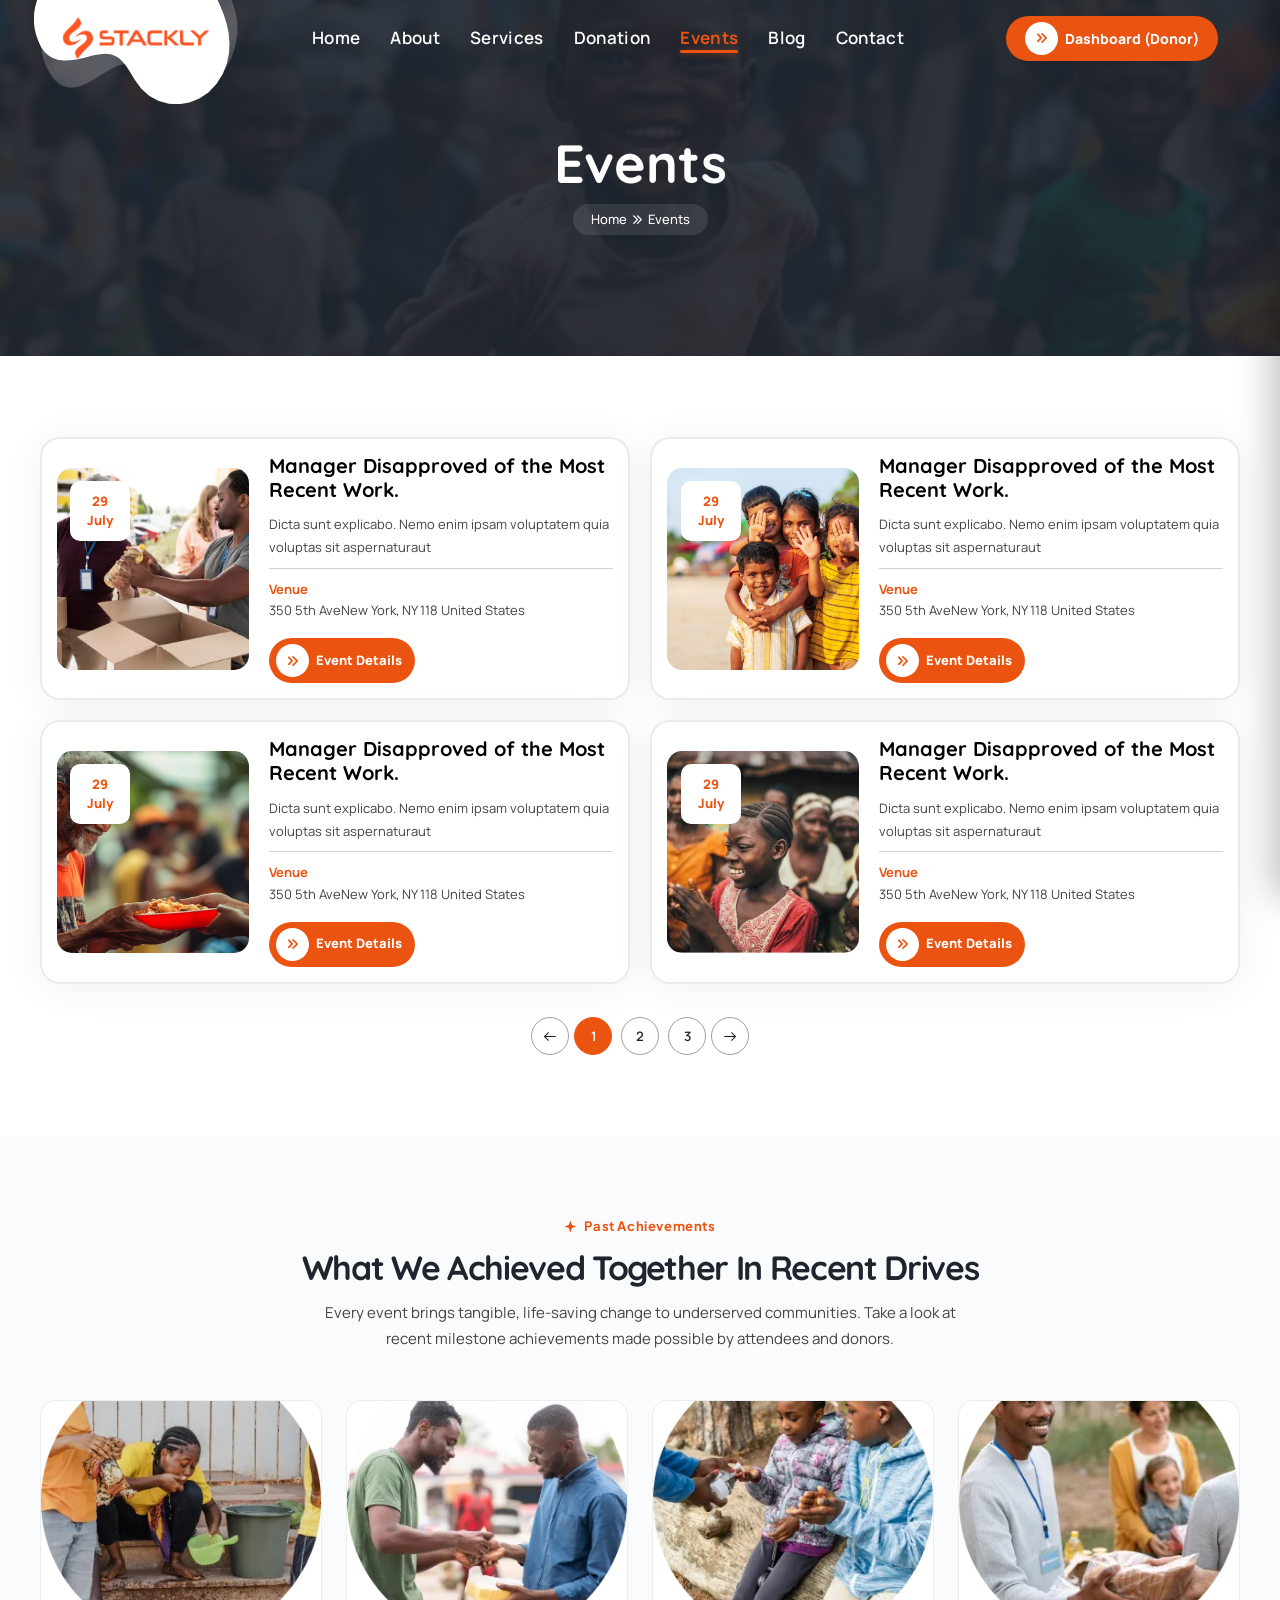
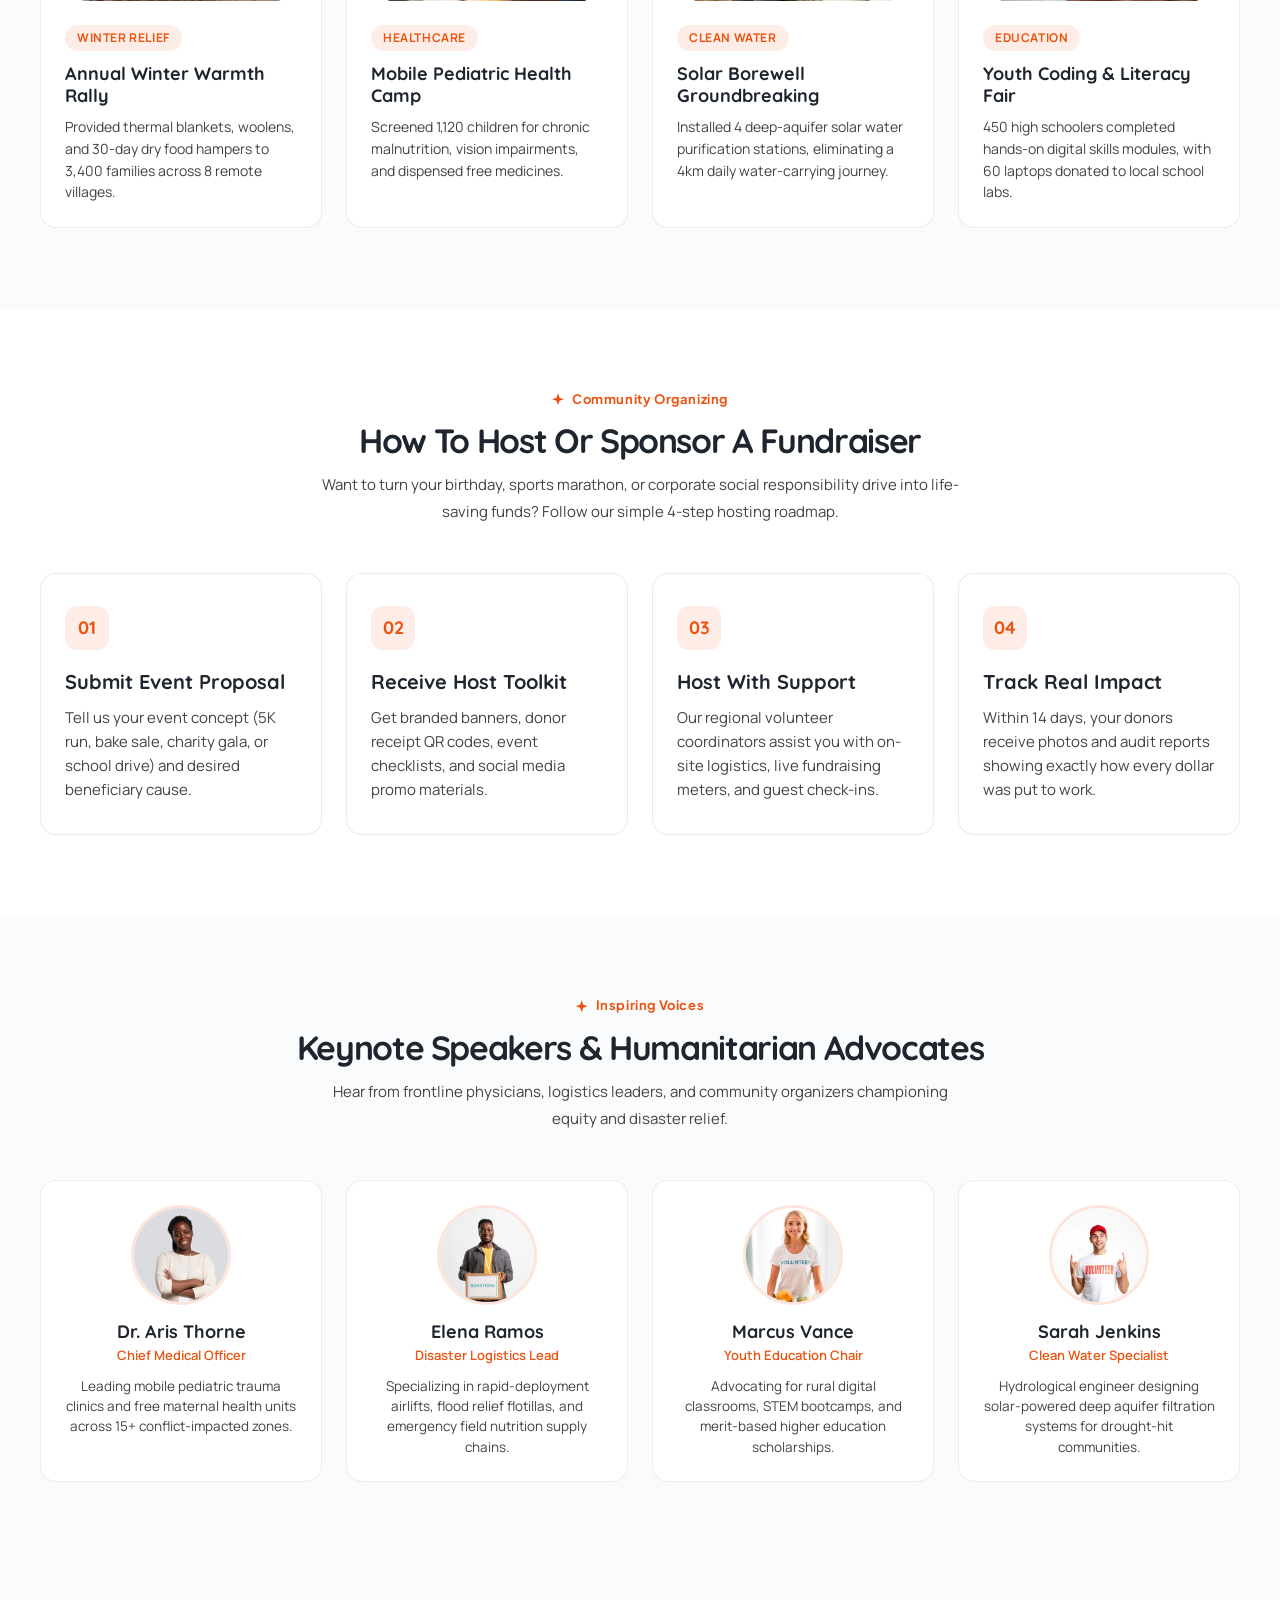
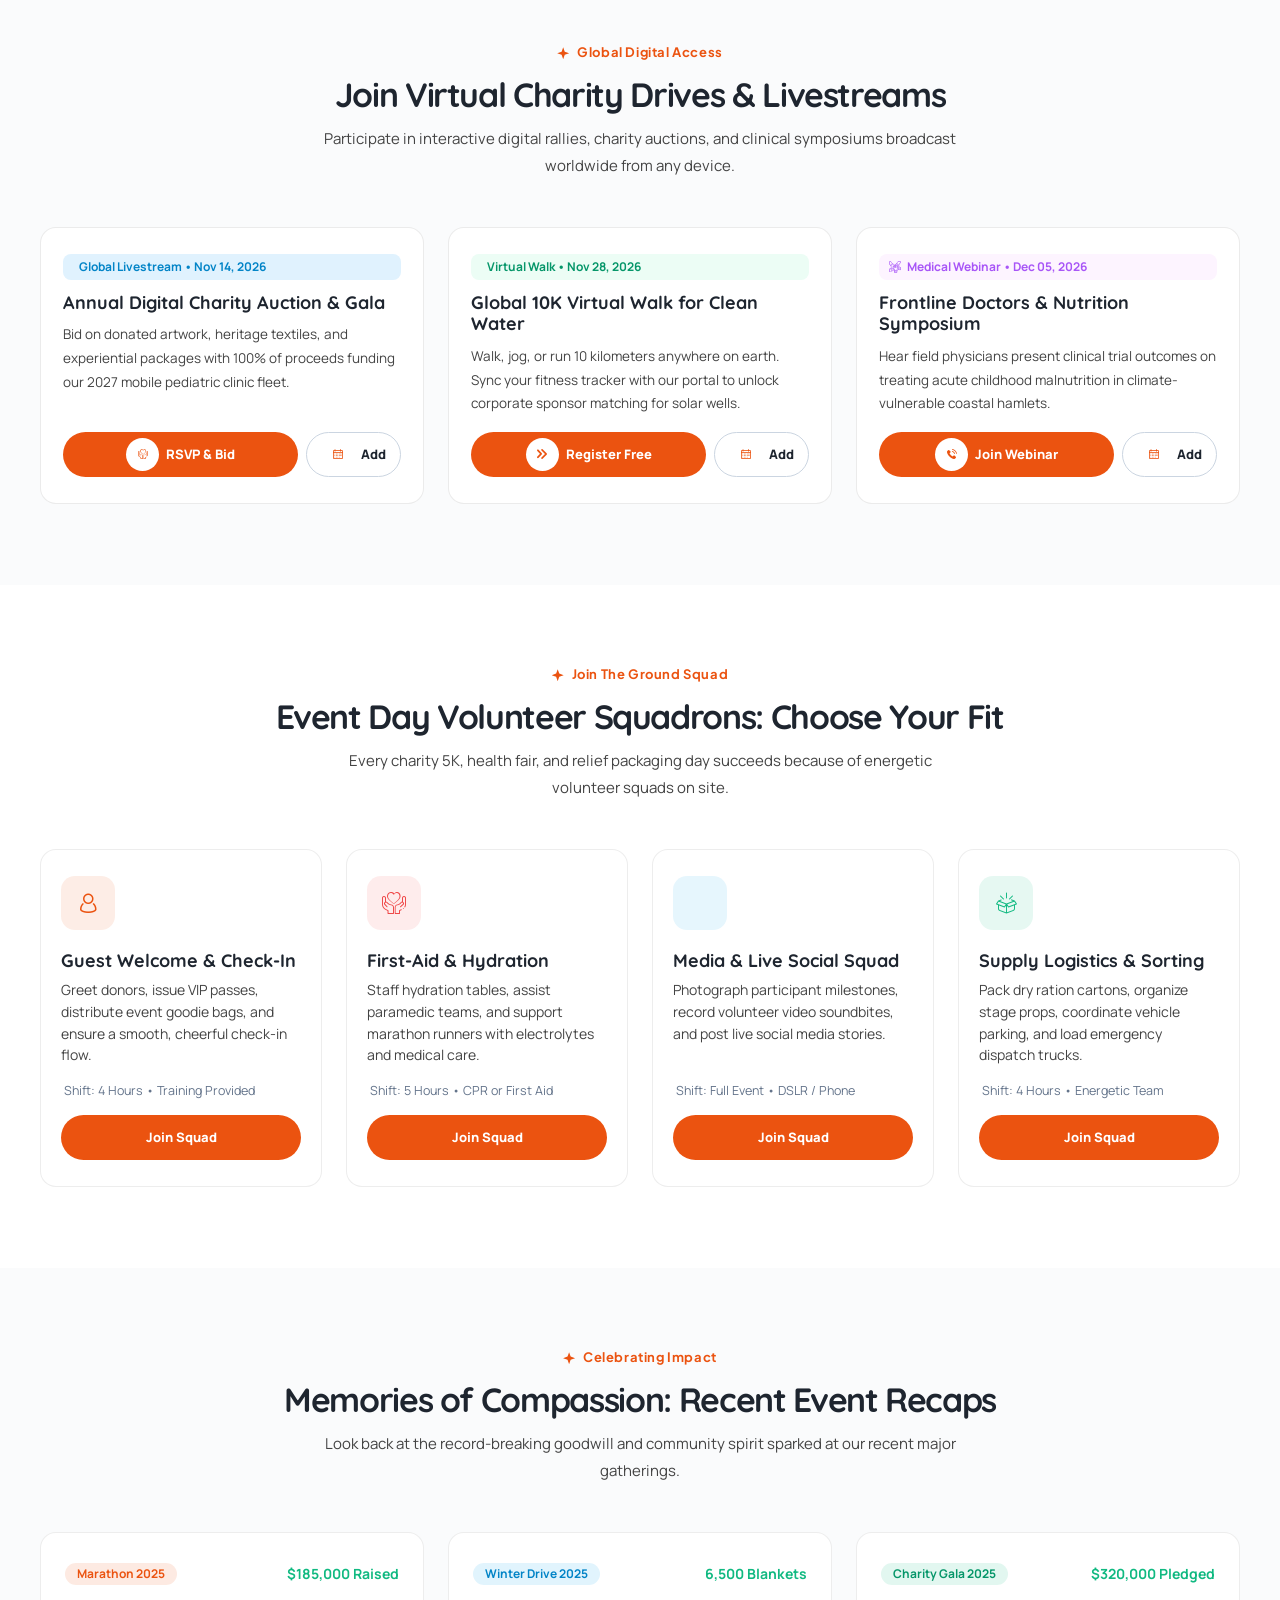
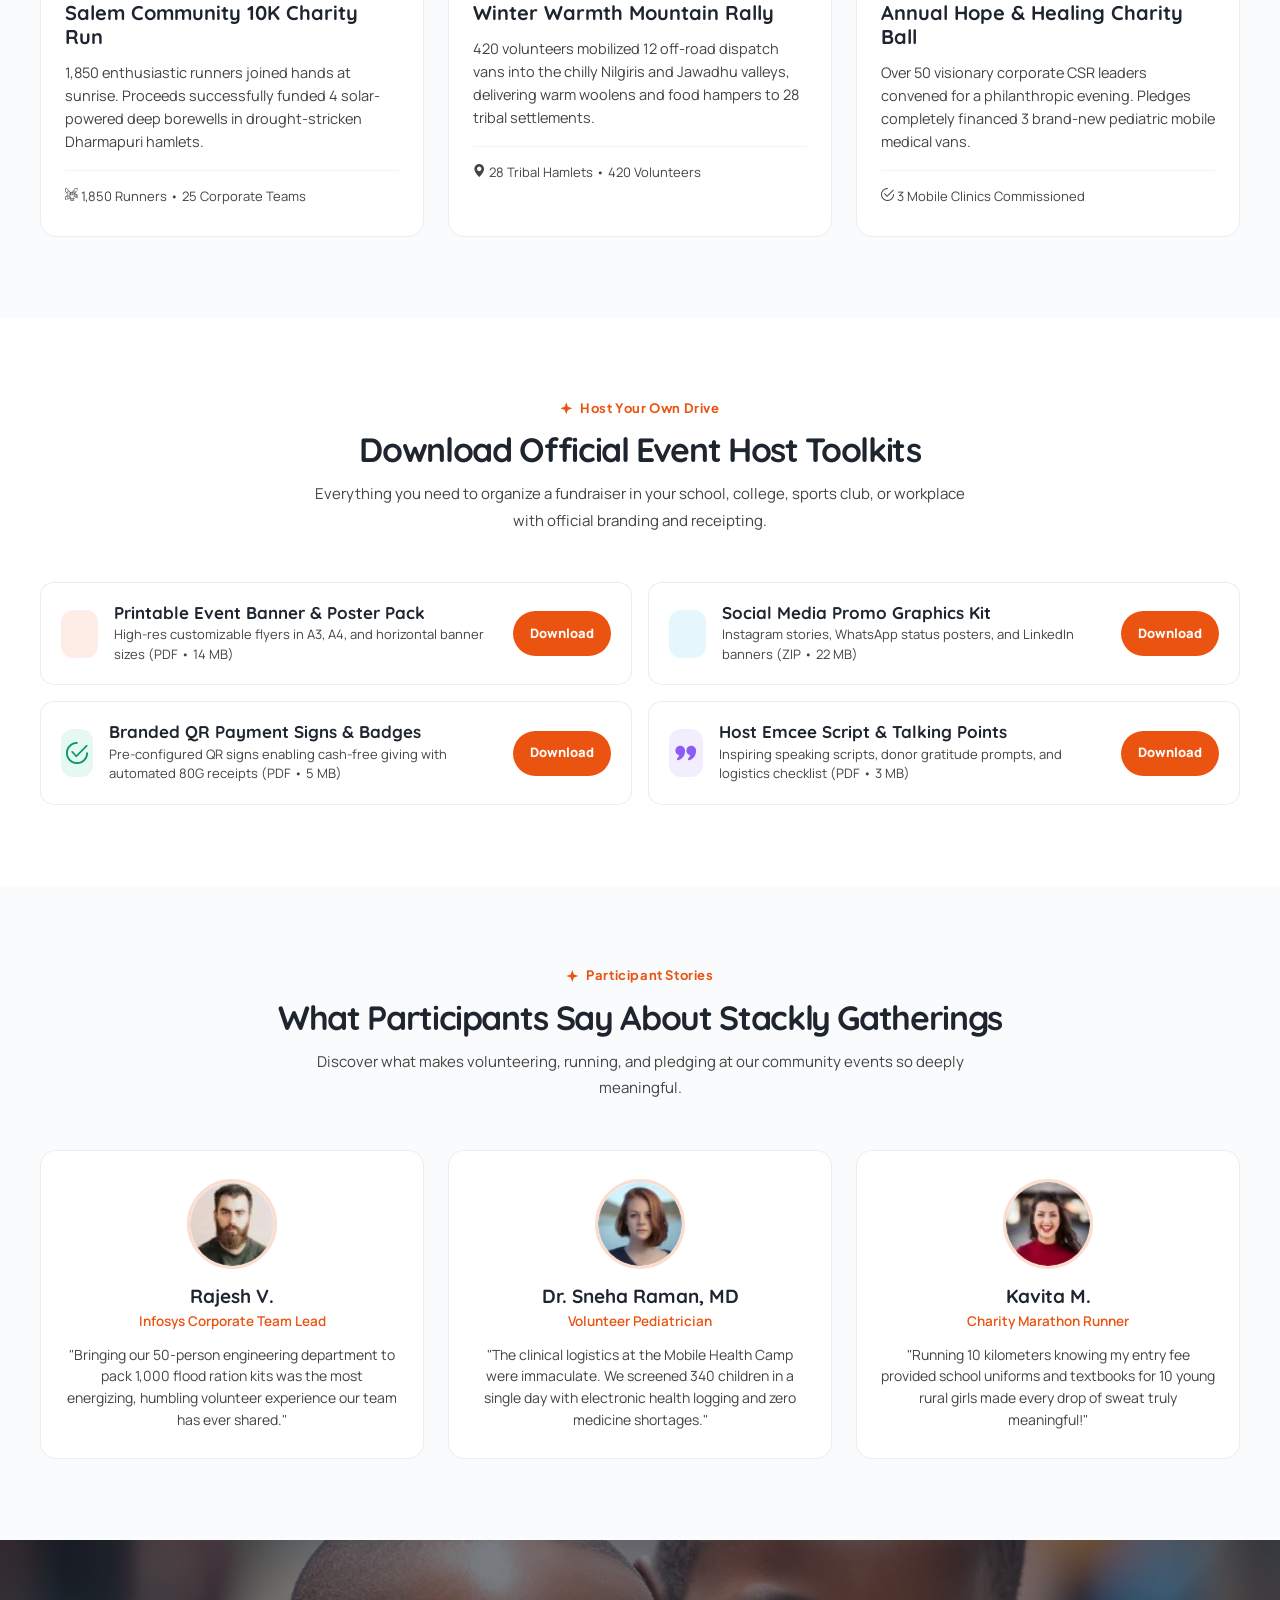
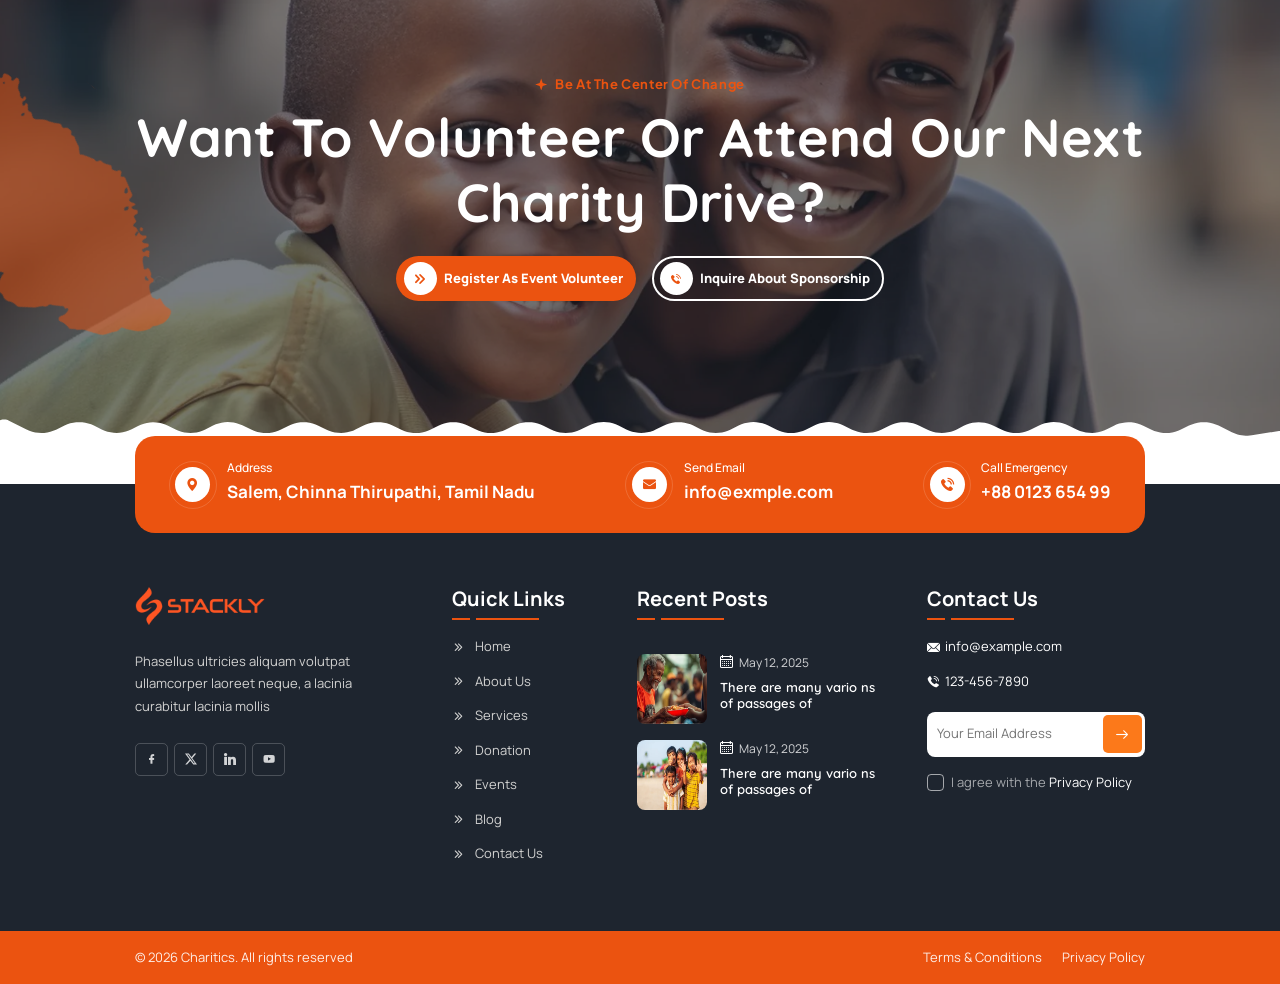
<file: events.html>
<!DOCTYPE html>

<html lang="en">



<head>

    <meta charset="UTF-8">

    <meta name="viewport" content="width=device-width, initial-scale=1.0">

    <title>Charitics - NGO & Non Profit HTML Template</title>



    <!-- libraries CSS -->

    <link rel="stylesheet" href="css/flaticon_charitics.css">

    <link rel="stylesheet" href="css/bootstrap.min.css">

    <link rel="stylesheet" href="css/splide.min.css">

    <link rel="stylesheet" href="css/swiper-bundle.min.css">

    <link rel="stylesheet" href="css/slimselect.css">

    <link rel="stylesheet" href="css/animate.min.css">

    <link rel="stylesheet" href="css/flatpickr.min.css">



    <!-- custom CSS -->
    <link rel="stylesheet" href="css/style.css">
    <link rel="stylesheet" href="css/sub-pages.css">

</head>



<body>

    <div class="preloader" id="preloader">

        <div class="loader"></div>

    </div>



    <!-- SIDEBAR SECTION START -->

    <div class="ul-sidebar">

        <!-- header -->

        <div class="ul-sidebar-header">

            <div class="ul-sidebar-header-logo">

                <a href="index.html">

                    <img src="images/logo-stackly-orange.webp" alt="Stackly Logo" class="logo">

                </a>

            </div>

            <!-- sidebar closer -->

            <button class="ul-sidebar-closer"><i class="flaticon-close"></i></button>

        </div>



        <div class="ul-sidebar-header-nav-wrapper d-block d-lg-none"></div>

        <div class="ul-sidebar-auth px-3 pb-3 d-lg-none">
            <div class="d-flex gap-2">
                <a href="login.html" class="ul-btn w-50 justify-content-center" style="background: transparent; color: #1e252f; border: 1.5px solid #1e252f; font-size: 14px;">Login</a>
                <a href="register.html" class="ul-btn w-50 justify-content-center" style="font-size: 14px;">Register</a>
            </div>
        </div>





        <!-- sidebar footer -->

        <div class="ul-sidebar-footer">

            <span class="ul-sidebar-footer-title">Follow us</span>



            <div class="ul-sidebar-footer-social">

                <a href="404.html"><i class="flaticon-facebook"></i></a>

                <a href="404.html" aria-label="X (Twitter)"><svg xmlns="http://www.w3.org/2000/svg" width="14" height="14" fill="currentColor" viewBox="0 0 16 16"><path d="M12.6.75h2.454l-5.36 6.142L16 15.25h-4.937l-3.867-5.07-4.425 5.07H.316l5.733-6.57L0 .75h5.063l3.495 4.633L12.601.75Zm-.86 13.028h1.36L4.323 2.145H2.865z"/></svg></a>

                <a href="404.html"><i class="flaticon-instagram"></i></a>

                <a href="404.html"><i class="flaticon-youtube"></i></a>

            </div>

        </div>

    </div>

    <!-- SIDEBAR SECTION END -->



    <!-- SEARCH MODAL SECTION START -->

    <div class="ul-search-form-wrapper flex-grow-1 flex-shrink-0">

        <button class="ul-search-closer"><i class="flaticon-close"></i></button>



        <form action="#" class="ul-search-form">

            <div class="ul-search-form-right">

                <input type="search" name="search" id="ul-search" placeholder="Search Here">

                <button type="submit"><span class="icon"><i class="flaticon-search"></i></span></button>

            </div>

        </form>

    </div>

    <!-- SEARCH MODAL SECTION END -->



    <!-- HEADER SECTION START -->

    <header class="ul-header">

        <div class="ul-header-bottom to-be-sticky">

            <div class="ul-header-bottom-wrapper ul-header-container">

                <div class="logo-container">

                    <a href="index.html" class="d-inline-block"><img src="images/logo-stackly-orange.webp" alt="Stackly Logo" class="logo"></a>

                </div>



                <!-- header nav -->

                <div class="ul-header-nav-wrapper">

                    <div class="to-go-to-sidebar-in-mobile">

                                                <nav class="ul-header-nav">
                            <a href="index.html">Home</a>
                            <a href="about.html">About</a>
                            <a href="services.html">Services</a>
                            <a href="donations.html">Donation</a>
                            <a href="events.html" class="active">Events</a>
                            <a href="blog.html">Blog</a>
                            <a href="contact.html">Contact</a>
                        </nav>

                    </div>

                </div>



                <!-- actions -->

                <div class="ul-header-actions">

                                        <div class="ul-header-auth d-sm-inline-flex d-none align-items-center gap-2">
                        <a href="login.html" class="ul-btn ul-btn-login">Login</a>
                        <a href="register.html" class="ul-btn ul-btn-register" style="padding: 9px 16px; font-size: 14px;"><i class="flaticon-fast-forward-double-right-arrows-symbol"></i> Register</a>
                    </div>

                    <button class="ul-header-sidebar-opener d-lg-none d-inline-flex"><i class="flaticon-menu"></i></button>

                </div>

            </div>

        </div>

    </header>

    <!-- HEADER SECTION END -->





    <main>

        <!-- BREADCRUMBS SECTION START -->

        <section class="ul-breadcrumb ul-section-spacing">

            <div class="ul-container">

                <h2 class="ul-breadcrumb-title">Events</h2>

                <ul class="ul-breadcrumb-nav">

                    <li><a href="index.html">Home</a></li>

                    <li><span class="separator"><i class="flaticon-right"></i></span></li>

                    <li>Events</li>

                </ul>

            </div>

        </section>

        <!-- BREADCRUMBS SECTION END -->





        <!-- EVENTS SECTION START -->

        <section class="ul-section-spacing">

            <div class="ul-container">

                <!-- events -->

                <div class="ul-events-wrapper">

                    <div class="row ul-bs-row row-cols-lg-2 row-cols-1">

                        <!-- single event -->

                        <div class="col wow animate__fadeInUp">

                            <div class="ul-event ul-event--inner">

                                <div class="ul-event-img">

                                    <img src="images/event-img.webp" alt="Event Image">

                                    <span class="date">29 <span>July</span></span>

                                </div>

                                <div class="ul-event-txt">

                                    <h3 class="ul-event-title"><a href="404.html">Manager Disapproved of the Most Recent Work.</a></h3>

                                    <p class="ul-event-descr">Dicta sunt explicabo. Nemo enim ipsam voluptatem quia voluptas sit aspernaturaut</p>

                                    <div class="ul-event-info">

                                        <span class="ul-event-info-title">Venue</span>

                                        <p class="ul-event-info-descr">350 5th AveNew York, NY 118 United States</p>

                                    </div>

                                    <a href="404.html" class="ul-btn"><i class="flaticon-fast-forward-double-right-arrows-symbol"></i> Event Details</a>

                                </div>

                            </div>

                        </div>



                        <!-- single event -->

                        <div class="col wow animate__fadeInUp">

                            <div class="ul-event ul-event--inner">

                                <div class="ul-event-img">

                                    <img src="images/blog-b-1.webp" alt="Event Image">

                                    <span class="date">29 <span>July</span></span>

                                </div>

                                <div class="ul-event-txt">

                                    <h3 class="ul-event-title"><a href="404.html">Manager Disapproved of the Most Recent Work.</a></h3>

                                    <p class="ul-event-descr">Dicta sunt explicabo. Nemo enim ipsam voluptatem quia voluptas sit aspernaturaut</p>

                                    <div class="ul-event-info">

                                        <span class="ul-event-info-title">Venue</span>

                                        <p class="ul-event-info-descr">350 5th AveNew York, NY 118 United States</p>

                                    </div>

                                    <a href="404.html" class="ul-btn"><i class="flaticon-fast-forward-double-right-arrows-symbol"></i> Event Details</a>

                                </div>

                            </div>

                        </div>



                        <!-- single event -->

                        <div class="col wow animate__fadeInUp">

                            <div class="ul-event ul-event--inner">

                                <div class="ul-event-img">

                                    <img src="images/blog-b-2.webp" alt="Event Image">

                                    <span class="date">29 <span>July</span></span>

                                </div>

                                <div class="ul-event-txt">

                                    <h3 class="ul-event-title"><a href="404.html">Manager Disapproved of the Most Recent Work.</a></h3>

                                    <p class="ul-event-descr">Dicta sunt explicabo. Nemo enim ipsam voluptatem quia voluptas sit aspernaturaut</p>

                                    <div class="ul-event-info">

                                        <span class="ul-event-info-title">Venue</span>

                                        <p class="ul-event-info-descr">350 5th AveNew York, NY 118 United States</p>

                                    </div>

                                    <a href="404.html" class="ul-btn"><i class="flaticon-fast-forward-double-right-arrows-symbol"></i> Event Details</a>

                                </div>

                            </div>

                        </div>



                        <!-- single event -->

                        <div class="col wow animate__fadeInUp">

                            <div class="ul-event ul-event--inner">

                                <div class="ul-event-img">

                                    <img src="images/blog-3.webp" alt="Event Image">

                                    <span class="date">29 <span>July</span></span>

                                </div>

                                <div class="ul-event-txt">

                                    <h3 class="ul-event-title"><a href="404.html">Manager Disapproved of the Most Recent Work.</a></h3>

                                    <p class="ul-event-descr">Dicta sunt explicabo. Nemo enim ipsam voluptatem quia voluptas sit aspernaturaut</p>

                                    <div class="ul-event-info">

                                        <span class="ul-event-info-title">Venue</span>

                                        <p class="ul-event-info-descr">350 5th AveNew York, NY 118 United States</p>

                                    </div>

                                    <a href="404.html" class="ul-btn"><i class="flaticon-fast-forward-double-right-arrows-symbol"></i> Event Details</a>

                                </div>

                            </div>

                        </div>

                    </div>

                </div>

            </div>



            <div class="ul-pagination">

                <ul>

                    <li><a href="#"><i class="flaticon-back"></i></a></li>

                    <li class="pages">

                        <a href="#" class="active">1</a>

                        <a href="#">2</a>

                        <a href="#">3</a>

                    </li>

                    <li><a href="#"><i class="flaticon-next"></i></a></li>

                </ul>

            </div>

        </section>

        <!-- EVENTS SECTION END -->



        <!-- SECTION 2: EVENT IMPACT HIGHLIGHTS START -->
        <section class="ul-section-spacing" style="background-color: #fafbfc;">
            <div class="ul-container">
                <div class="text-center mb-5">
                    <span class="ul-section-sub-title">Past Achievements</span>
                    <h2 class="ul-section-title">What We Achieved Together In Recent Drives</h2>
                    <p style="max-width: 650px; margin: 12px auto 0; color: var(--ul-gray); font-size: 15px;">Every event brings tangible, life-saving change to underserved communities. Take a look at recent milestone achievements made possible by attendees and donors.</p>
                </div>

                <div class="row row-cols-lg-4 row-cols-md-2 row-cols-1 g-4">
                    <div class="col">
                        <div class="sub-highlight-card">
                            <img src="images/gallery-item-1.webp" alt="Winter Blanket Drive" class="sub-highlight-img">
                            <div class="sub-highlight-body">
                                <span class="sub-highlight-tag">Winter Relief</span>
                                <h3 class="sub-highlight-title">Annual Winter Warmth Rally</h3>
                                <p class="sub-highlight-desc">Provided thermal blankets, woolens, and 30-day dry food hampers to 3,400 families across 8 remote villages.</p>
                            </div>
                        </div>
                    </div>

                    <div class="col">
                        <div class="sub-highlight-card">
                            <img src="images/gallery-item-2.webp" alt="Medical Camp" class="sub-highlight-img">
                            <div class="sub-highlight-body">
                                <span class="sub-highlight-tag">Healthcare</span>
                                <h3 class="sub-highlight-title">Mobile Pediatric Health Camp</h3>
                                <p class="sub-highlight-desc">Screened 1,120 children for chronic malnutrition, vision impairments, and dispensed free medicines.</p>
                            </div>
                        </div>
                    </div>

                    <div class="col">
                        <div class="sub-highlight-card">
                            <img src="images/gallery-item-3.webp" alt="Clean Water Project" class="sub-highlight-img">
                            <div class="sub-highlight-body">
                                <span class="sub-highlight-tag">Clean Water</span>
                                <h3 class="sub-highlight-title">Solar Borewell Groundbreaking</h3>
                                <p class="sub-highlight-desc">Installed 4 deep-aquifer solar water purification stations, eliminating a 4km daily water-carrying journey.</p>
                            </div>
                        </div>
                    </div>

                    <div class="col">
                        <div class="sub-highlight-card">
                            <img src="images/gallery-item-4.webp" alt="Youth Bootcamp" class="sub-highlight-img">
                            <div class="sub-highlight-body">
                                <span class="sub-highlight-tag">Education</span>
                                <h3 class="sub-highlight-title">Youth Coding & Literacy Fair</h3>
                                <p class="sub-highlight-desc">450 high schoolers completed hands-on digital skills modules, with 60 laptops donated to local school labs.</p>
                            </div>
                        </div>
                    </div>
                </div>
            </div>
        </section>
        <!-- SECTION 2: EVENT HIGHLIGHTS END -->



        <!-- SECTION 3: HOW TO HOST AN EVENT START -->
        <section class="ul-section-spacing">
            <div class="ul-container">
                <div class="text-center mb-5">
                    <span class="ul-section-sub-title">Community Organizing</span>
                    <h2 class="ul-section-title">How To Host Or Sponsor A Fundraiser</h2>
                    <p style="max-width: 650px; margin: 12px auto 0; color: var(--ul-gray); font-size: 15px;">Want to turn your birthday, sports marathon, or corporate social responsibility drive into life-saving funds? Follow our simple 4-step hosting roadmap.</p>
                </div>

                <div class="row row-cols-lg-4 row-cols-md-2 row-cols-1 g-4">
                    <div class="col">
                        <div class="sub-process-card">
                            <div class="step-badge">01</div>
                            <h3 class="step-title">Submit Event Proposal</h3>
                            <p class="step-desc">Tell us your event concept (5K run, bake sale, charity gala, or school drive) and desired beneficiary cause.</p>
                        </div>
                    </div>
                    <div class="col">
                        <div class="sub-process-card">
                            <div class="step-badge">02</div>
                            <h3 class="step-title">Receive Host Toolkit</h3>
                            <p class="step-desc">Get branded banners, donor receipt QR codes, event checklists, and social media promo materials.</p>
                        </div>
                    </div>
                    <div class="col">
                        <div class="sub-process-card">
                            <div class="step-badge">03</div>
                            <h3 class="step-title">Host With Support</h3>
                            <p class="step-desc">Our regional volunteer coordinators assist you with on-site logistics, live fundraising meters, and guest check-ins.</p>
                        </div>
                    </div>
                    <div class="col">
                        <div class="sub-process-card">
                            <div class="step-badge">04</div>
                            <h3 class="step-title">Track Real Impact</h3>
                            <p class="step-desc">Within 14 days, your donors receive photos and audit reports showing exactly how every dollar was put to work.</p>
                        </div>
                    </div>
                </div>
            </div>
        </section>
        <!-- SECTION 3: HOW TO HOST END -->



        <!-- SECTION 4: FEATURED SPEAKERS & ADVOCATES START -->
        <section class="ul-section-spacing" style="background-color: #fafbfc;">
            <div class="ul-container">
                <div class="text-center mb-5">
                    <span class="ul-section-sub-title">Inspiring Voices</span>
                    <h2 class="ul-section-title">Keynote Speakers & Humanitarian Advocates</h2>
                    <p style="max-width: 650px; margin: 12px auto 0; color: var(--ul-gray); font-size: 15px;">Hear from frontline physicians, logistics leaders, and community organizers championing equity and disaster relief.</p>
                </div>

                <div class="row row-cols-lg-4 row-cols-md-2 row-cols-1 g-4">
                    <div class="col">
                        <div class="sub-speaker-card">
                            <img src="images/member-1.webp" alt="Dr. Aris Thorne" class="sub-speaker-img">
                            <h3 class="sub-speaker-name">Dr. Aris Thorne</h3>
                            <span class="sub-speaker-role">Chief Medical Officer</span>
                            <p class="sub-speaker-bio">Leading mobile pediatric trauma clinics and free maternal health units across 15+ conflict-impacted zones.</p>
                        </div>
                    </div>

                    <div class="col">
                        <div class="sub-speaker-card">
                            <img src="images/member-2.webp" alt="Elena Ramos" class="sub-speaker-img">
                            <h3 class="sub-speaker-name">Elena Ramos</h3>
                            <span class="sub-speaker-role">Disaster Logistics Lead</span>
                            <p class="sub-speaker-bio">Specializing in rapid-deployment airlifts, flood relief flotillas, and emergency field nutrition supply chains.</p>
                        </div>
                    </div>

                    <div class="col">
                        <div class="sub-speaker-card">
                            <img src="images/member-3.webp" alt="Marcus Vance" class="sub-speaker-img">
                            <h3 class="sub-speaker-name">Marcus Vance</h3>
                            <span class="sub-speaker-role">Youth Education Chair</span>
                            <p class="sub-speaker-bio">Advocating for rural digital classrooms, STEM bootcamps, and merit-based higher education scholarships.</p>
                        </div>
                    </div>

                    <div class="col">
                        <div class="sub-speaker-card">
                            <img src="images/member-4.webp" alt="Sarah Jenkins" class="sub-speaker-img">
                            <h3 class="sub-speaker-name">Sarah Jenkins</h3>
                            <span class="sub-speaker-role">Clean Water Specialist</span>
                            <p class="sub-speaker-bio">Hydrological engineer designing solar-powered deep aquifer filtration systems for drought-hit communities.</p>
                        </div>
                    </div>
                </div>
            </div>
        </section>
        <!-- SECTION 4: SPEAKERS END -->

        <!-- SECTION A: VIRTUAL & HYBRID EVENTS HUB START -->
        <section class="ul-section-spacing" style="background-color: #fafbfc;">
            <div class="ul-container">
                <div class="text-center mb-5">
                    <span class="ul-section-sub-title">Global Digital Access</span>
                    <h2 class="ul-section-title">Join Virtual Charity Drives &amp; Livestreams</h2>
                    <p style="max-width: 650px; margin: 12px auto 0; color: var(--ul-gray); font-size: 15px;">Participate in interactive digital rallies, charity auctions, and clinical symposiums broadcast worldwide from any device.</p>
                </div>

                <div class="row row-cols-lg-3 row-cols-md-2 row-cols-1 g-4">
                    <div class="col">
                        <div class="sub-virtual-card">
                            <span class="sub-virtual-tag"><i class="flaticon-video"></i> Global Livestream • Nov 14, 2026</span>
                            <h3 class="sub-virtual-title">Annual Digital Charity Auction &amp; Gala</h3>
                            <p class="sub-virtual-meta">Bid on donated artwork, heritage textiles, and experiential packages with 100% of proceeds funding our 2027 mobile pediatric clinic fleet.</p>
                            <div class="d-flex gap-2 mt-auto">
                                <a href="donations.html" class="ul-btn flex-grow-1 justify-content-center" style="font-size: 13px; padding: 10px 14px;"><i class="flaticon-love"></i> RSVP &amp; Bid</a>
                                <button type="button" class="ul-btn" style="background: transparent; color: #1e252f; border: 1.5px solid #cbd5e1; padding: 10px 14px; font-size: 13px;" onclick="alert('Added Annual Charity Auction to your Calendar (Nov 14, 2026, 7:00 PM IST)!');"><i class="flaticon-calendar"></i> Add</button>
                            </div>
                        </div>
                    </div>

                    <div class="col">
                        <div class="sub-virtual-card">
                            <span class="sub-virtual-tag" style="background: #ecfdf5; color: #059669;"><i class="flaticon-clock"></i> Virtual Walk • Nov 28, 2026</span>
                            <h3 class="sub-virtual-title">Global 10K Virtual Walk for Clean Water</h3>
                            <p class="sub-virtual-meta">Walk, jog, or run 10 kilometers anywhere on earth. Sync your fitness tracker with our portal to unlock corporate sponsor matching for solar wells.</p>
                            <div class="d-flex gap-2 mt-auto">
                                <a href="register.html" class="ul-btn flex-grow-1 justify-content-center" style="font-size: 13px; padding: 10px 14px;"><i class="flaticon-fast-forward-double-right-arrows-symbol"></i> Register Free</a>
                                <button type="button" class="ul-btn" style="background: transparent; color: #1e252f; border: 1.5px solid #cbd5e1; padding: 10px 14px; font-size: 13px;" onclick="alert('Added Global 10K Virtual Walk to your Calendar (Nov 28, 2026)!');"><i class="flaticon-calendar"></i> Add</button>
                            </div>
                        </div>
                    </div>

                    <div class="col">
                        <div class="sub-virtual-card">
                            <span class="sub-virtual-tag" style="background: #fdf4ff; color: #a855f7;"><i class="flaticon-team"></i> Medical Webinar • Dec 05, 2026</span>
                            <h3 class="sub-virtual-title">Frontline Doctors &amp; Nutrition Symposium</h3>
                            <p class="sub-virtual-meta">Hear field physicians present clinical trial outcomes on treating acute childhood malnutrition in climate-vulnerable coastal hamlets.</p>
                            <div class="d-flex gap-2 mt-auto">
                                <a href="contact.html" class="ul-btn flex-grow-1 justify-content-center" style="font-size: 13px; padding: 10px 14px;"><i class="flaticon-telephone"></i> Join Webinar</a>
                                <button type="button" class="ul-btn" style="background: transparent; color: #1e252f; border: 1.5px solid #cbd5e1; padding: 10px 14px; font-size: 13px;" onclick="alert('Added Medical Symposium to your Calendar (Dec 05, 2026, 4:00 PM IST)!');"><i class="flaticon-calendar"></i> Add</button>
                            </div>
                        </div>
                    </div>
                </div>
            </div>
        </section>
        <!-- SECTION A: VIRTUAL EVENTS END -->

        <!-- SECTION B: VOLUNTEER SQUADRON ROLES START -->
        <section class="ul-section-spacing">
            <div class="ul-container">
                <div class="text-center mb-5">
                    <span class="ul-section-sub-title">Join The Ground Squad</span>
                    <h2 class="ul-section-title">Event Day Volunteer Squadrons: Choose Your Fit</h2>
                    <p style="max-width: 650px; margin: 12px auto 0; color: var(--ul-gray); font-size: 15px;">Every charity 5K, health fair, and relief packaging day succeeds because of energetic volunteer squads on site.</p>
                </div>

                <div class="row row-cols-lg-4 row-cols-md-2 row-cols-1 g-4">
                    <div class="col">
                        <div class="sub-squad-card">
                            <div class="sub-pillar-icon"><i class="flaticon-account"></i></div>
                            <h3 class="sub-squad-title">Guest Welcome &amp; Check-In</h3>
                            <p class="sub-squad-desc">Greet donors, issue VIP passes, distribute event goodie bags, and ensure a smooth, cheerful check-in flow.</p>
                            <div style="font-size: 12.5px; color: #64748b; margin-bottom: 14px;"><i class="flaticon-clock"></i> Shift: 4 Hours • Training Provided</div>
                            <a href="register.html" class="ul-btn justify-content-center" style="font-size: 13px; padding: 9px 14px;">Join Squad</a>
                        </div>
                    </div>

                    <div class="col">
                        <div class="sub-squad-card">
                            <div class="sub-pillar-icon" style="background: rgba(239, 68, 68, 0.1); color: #ef4444;"><i class="flaticon-love"></i></div>
                            <h3 class="sub-squad-title">First-Aid &amp; Hydration</h3>
                            <p class="sub-squad-desc">Staff hydration tables, assist paramedic teams, and support marathon runners with electrolytes and medical care.</p>
                            <div style="font-size: 12.5px; color: #64748b; margin-bottom: 14px;"><i class="flaticon-clock"></i> Shift: 5 Hours • CPR or First Aid</div>
                            <a href="register.html" class="ul-btn justify-content-center" style="font-size: 13px; padding: 9px 14px;">Join Squad</a>
                        </div>
                    </div>

                    <div class="col">
                        <div class="sub-squad-card">
                            <div class="sub-pillar-icon" style="background: rgba(14, 165, 233, 0.1); color: #0284c7;"><i class="flaticon-camera"></i></div>
                            <h3 class="sub-squad-title">Media &amp; Live Social Squad</h3>
                            <p class="sub-squad-desc">Photograph participant milestones, record volunteer video soundbites, and post live social media stories.</p>
                            <div style="font-size: 12.5px; color: #64748b; margin-bottom: 14px;"><i class="flaticon-clock"></i> Shift: Full Event • DSLR / Phone</div>
                            <a href="register.html" class="ul-btn justify-content-center" style="font-size: 13px; padding: 9px 14px;">Join Squad</a>
                        </div>
                    </div>

                    <div class="col">
                        <div class="sub-squad-card">
                            <div class="sub-pillar-icon" style="background: rgba(16, 185, 129, 0.1); color: #10b981;"><i class="flaticon-box"></i></div>
                            <h3 class="sub-squad-title">Supply Logistics &amp; Sorting</h3>
                            <p class="sub-squad-desc">Pack dry ration cartons, organize stage props, coordinate vehicle parking, and load emergency dispatch trucks.</p>
                            <div style="font-size: 12.5px; color: #64748b; margin-bottom: 14px;"><i class="flaticon-clock"></i> Shift: 4 Hours • Energetic Team</div>
                            <a href="register.html" class="ul-btn justify-content-center" style="font-size: 13px; padding: 9px 14px;">Join Squad</a>
                        </div>
                    </div>
                </div>
            </div>
        </section>
        <!-- SECTION B: SQUADRON ROLES END -->

        <!-- SECTION C: PAST DRIVE RETROSPECTIVES START -->
        <section class="ul-section-spacing" style="background-color: #fafbfc;">
            <div class="ul-container">
                <div class="text-center mb-5">
                    <span class="ul-section-sub-title">Celebrating Impact</span>
                    <h2 class="ul-section-title">Memories of Compassion: Recent Event Recaps</h2>
                    <p style="max-width: 650px; margin: 12px auto 0; color: var(--ul-gray); font-size: 15px;">Look back at the record-breaking goodwill and community spirit sparked at our recent major gatherings.</p>
                </div>

                <div class="row row-cols-lg-3 row-cols-md-2 row-cols-1 g-4">
                    <div class="col">
                        <div class="sub-pillar-box">
                            <div class="d-flex justify-content-between align-items-center mb-3">
                                <span class="badge" style="background: rgba(235, 83, 16, 0.12); color: var(--ul-primary); font-size: 12px; padding: 5px 12px; border-radius: 20px;">Marathon 2025</span>
                                <span style="font-weight: 700; color: #10b981; font-size: 14px;">$185,000 Raised</span>
                            </div>
                            <h3 class="sub-pillar-title">Salem Community 10K Charity Run</h3>
                            <p class="sub-pillar-desc">1,850 enthusiastic runners joined hands at sunrise. Proceeds successfully funded 4 solar-powered deep borewells in drought-stricken Dharmapuri hamlets.</p>
                            <div class="mt-3 pt-3" style="border-top: 1px solid #f1f5f9; font-size: 13px; color: var(--ul-gray);">
                                <i class="flaticon-team"></i> 1,850 Runners • 25 Corporate Teams
                            </div>
                        </div>
                    </div>

                    <div class="col">
                        <div class="sub-pillar-box">
                            <div class="d-flex justify-content-between align-items-center mb-3">
                                <span class="badge" style="background: rgba(14, 165, 233, 0.12); color: #0284c7; font-size: 12px; padding: 5px 12px; border-radius: 20px;">Winter Drive 2025</span>
                                <span style="font-weight: 700; color: #10b981; font-size: 14px;">6,500 Blankets</span>
                            </div>
                            <h3 class="sub-pillar-title">Winter Warmth Mountain Rally</h3>
                            <p class="sub-pillar-desc">420 volunteers mobilized 12 off-road dispatch vans into the chilly Nilgiris and Jawadhu valleys, delivering warm woolens and food hampers to 28 tribal settlements.</p>
                            <div class="mt-3 pt-3" style="border-top: 1px solid #f1f5f9; font-size: 13px; color: var(--ul-gray);">
                                <i class="flaticon-pin"></i> 28 Tribal Hamlets • 420 Volunteers
                            </div>
                        </div>
                    </div>

                    <div class="col">
                        <div class="sub-pillar-box">
                            <div class="d-flex justify-content-between align-items-center mb-3">
                                <span class="badge" style="background: rgba(16, 185, 129, 0.12); color: #059669; font-size: 12px; padding: 5px 12px; border-radius: 20px;">Charity Gala 2025</span>
                                <span style="font-weight: 700; color: #10b981; font-size: 14px;">$320,000 Pledged</span>
                            </div>
                            <h3 class="sub-pillar-title">Annual Hope &amp; Healing Charity Ball</h3>
                            <p class="sub-pillar-desc">Over 50 visionary corporate CSR leaders convened for a philanthropic evening. Pledges completely financed 3 brand-new pediatric mobile medical vans.</p>
                            <div class="mt-3 pt-3" style="border-top: 1px solid #f1f5f9; font-size: 13px; color: var(--ul-gray);">
                                <i class="flaticon-checked"></i> 3 Mobile Clinics Commissioned
                            </div>
                        </div>
                    </div>
                </div>
            </div>
        </section>
        <!-- SECTION C: PAST DRIVES END -->

        <!-- SECTION D: EVENT HOST TOOLKIT & DOWNLOADS START -->
        <section class="ul-section-spacing">
            <div class="ul-container">
                <div class="text-center mb-5">
                    <span class="ul-section-sub-title">Host Your Own Drive</span>
                    <h2 class="ul-section-title">Download Official Event Host Toolkits</h2>
                    <p style="max-width: 650px; margin: 12px auto 0; color: var(--ul-gray); font-size: 15px;">Everything you need to organize a fundraiser in your school, college, sports club, or workplace with official branding and receipting.</p>
                </div>

                <div class="row row-cols-lg-2 row-cols-1 g-3">
                    <div class="col">
                        <div class="sub-kit-card">
                            <div class="d-flex align-items-center gap-3">
                                <div style="width: 48px; height: 48px; border-radius: 12px; background: rgba(235, 83, 16, 0.1); color: var(--ul-primary); display: flex; align-items: center; justify-content: center; font-size: 22px;">
                                    <i class="flaticon-download"></i>
                                </div>
                                <div>
                                    <h4 style="font-family: var(--font-quicksand); font-size: 17px; font-weight: 700; color: var(--ul-black); margin-bottom: 2px;">Printable Event Banner &amp; Poster Pack</h4>
                                    <div style="font-size: 13px; color: var(--ul-gray);">High-res customizable flyers in A3, A4, and horizontal banner sizes (PDF • 14 MB)</div>
                                </div>
                            </div>
                            <button type="button" class="ul-btn" style="padding: 9px 16px; font-size: 13px; white-space: nowrap;" onclick="alert('Downloading Stackly Event Poster Pack (14 MB PDF)...');">Download</button>
                        </div>
                    </div>

                    <div class="col">
                        <div class="sub-kit-card">
                            <div class="d-flex align-items-center gap-3">
                                <div style="width: 48px; height: 48px; border-radius: 12px; background: rgba(14, 165, 233, 0.1); color: #0284c7; display: flex; align-items: center; justify-content: center; font-size: 22px;">
                                    <i class="flaticon-download"></i>
                                </div>
                                <div>
                                    <h4 style="font-family: var(--font-quicksand); font-size: 17px; font-weight: 700; color: var(--ul-black); margin-bottom: 2px;">Social Media Promo Graphics Kit</h4>
                                    <div style="font-size: 13px; color: var(--ul-gray);">Instagram stories, WhatsApp status posters, and LinkedIn banners (ZIP • 22 MB)</div>
                                </div>
                            </div>
                            <button type="button" class="ul-btn" style="padding: 9px 16px; font-size: 13px; white-space: nowrap;" onclick="alert('Downloading Social Media Kit (22 MB ZIP)...');">Download</button>
                        </div>
                    </div>

                    <div class="col">
                        <div class="sub-kit-card">
                            <div class="d-flex align-items-center gap-3">
                                <div style="width: 48px; height: 48px; border-radius: 12px; background: rgba(16, 185, 129, 0.1); color: #059669; display: flex; align-items: center; justify-content: center; font-size: 22px;">
                                    <i class="flaticon-checked"></i>
                                </div>
                                <div>
                                    <h4 style="font-family: var(--font-quicksand); font-size: 17px; font-weight: 700; color: var(--ul-black); margin-bottom: 2px;">Branded QR Payment Signs &amp; Badges</h4>
                                    <div style="font-size: 13px; color: var(--ul-gray);">Pre-configured QR signs enabling cash-free giving with automated 80G receipts (PDF • 5 MB)</div>
                                </div>
                            </div>
                            <button type="button" class="ul-btn" style="padding: 9px 16px; font-size: 13px; white-space: nowrap;" onclick="alert('Downloading QR Sign Pack (5 MB PDF)...');">Download</button>
                        </div>
                    </div>

                    <div class="col">
                        <div class="sub-kit-card">
                            <div class="d-flex align-items-center gap-3">
                                <div style="width: 48px; height: 48px; border-radius: 12px; background: rgba(139, 92, 246, 0.1); color: #8b5cf6; display: flex; align-items: center; justify-content: center; font-size: 22px;">
                                    <i class="flaticon-quote"></i>
                                </div>
                                <div>
                                    <h4 style="font-family: var(--font-quicksand); font-size: 17px; font-weight: 700; color: var(--ul-black); margin-bottom: 2px;">Host Emcee Script &amp; Talking Points</h4>
                                    <div style="font-size: 13px; color: var(--ul-gray);">Inspiring speaking scripts, donor gratitude prompts, and logistics checklist (PDF • 3 MB)</div>
                                </div>
                            </div>
                            <button type="button" class="ul-btn" style="padding: 9px 16px; font-size: 13px; white-space: nowrap;" onclick="alert('Downloading Host Speech Guide (3 MB PDF)...');">Download</button>
                        </div>
                    </div>
                </div>
            </div>
        </section>
        <!-- SECTION D: TOOLKIT END -->

        <!-- SECTION E: PARTICIPANT EXPERIENCES & REVIEWS START -->
        <section class="ul-section-spacing" style="background-color: #fafbfc;">
            <div class="ul-container">
                <div class="text-center mb-5">
                    <span class="ul-section-sub-title">Participant Stories</span>
                    <h2 class="ul-section-title">What Participants Say About Stackly Gatherings</h2>
                    <p style="max-width: 650px; margin: 12px auto 0; color: var(--ul-gray); font-size: 15px;">Discover what makes volunteering, running, and pledging at our community events so deeply meaningful.</p>
                </div>

                <div class="row row-cols-lg-3 row-cols-md-2 row-cols-1 g-4">
                    <div class="col">
                        <div class="sub-advisor-card">
                            <img src="images/reviewer-1.webp" alt="Rajesh V." class="sub-advisor-avatar">
                            <h3 class="sub-advisor-name">Rajesh V.</h3>
                            <span class="sub-advisor-title">Infosys Corporate Team Lead</span>
                            <p class="sub-advisor-bio">"Bringing our 50-person engineering department to pack 1,000 flood ration kits was the most energizing, humbling volunteer experience our team has ever shared."</p>
                        </div>
                    </div>

                    <div class="col">
                        <div class="sub-advisor-card">
                            <img src="images/reviewer-2.webp" alt="Dr. Sneha R." class="sub-advisor-avatar">
                            <h3 class="sub-advisor-name">Dr. Sneha Raman, MD</h3>
                            <span class="sub-advisor-title">Volunteer Pediatrician</span>
                            <p class="sub-advisor-bio">"The clinical logistics at the Mobile Health Camp were immaculate. We screened 340 children in a single day with electronic health logging and zero medicine shortages."</p>
                        </div>
                    </div>

                    <div class="col">
                        <div class="sub-advisor-card">
                            <img src="images/reviewer-3.webp" alt="Kavita M." class="sub-advisor-avatar">
                            <h3 class="sub-advisor-name">Kavita M.</h3>
                            <span class="sub-advisor-title">Charity Marathon Runner</span>
                            <p class="sub-advisor-bio">"Running 10 kilometers knowing my entry fee provided school uniforms and textbooks for 10 young rural girls made every drop of sweat truly meaningful!"</p>
                        </div>
                    </div>
                </div>
            </div>
        </section>
        <!-- SECTION E: REVIEWS END -->

        <!-- SECTION 5: EVENT VIP & VOLUNTEER PASS CTA START -->
        <section class="ul-cta">
            <div class="ul-container">
                <span class="ul-section-sub-title">Be At The Center Of Change</span>
                <h2 class="ul-cta-title">Want To Volunteer Or Attend Our Next Charity Drive?</h2>
                <div class="d-flex flex-wrap justify-content-center gap-3">
                    <a href="register.html" class="ul-btn"><i class="flaticon-fast-forward-double-right-arrows-symbol"></i> Register As Event Volunteer</a>
                    <a href="contact.html" class="ul-btn" style="background: transparent; border: 2px solid #ffffff; color: #ffffff;"><i class="flaticon-telephone"></i> Inquire About Sponsorship</a>
                </div>
            </div>
            <img src="images/cta-vector.svg" alt="Vector" class="ul-cta-vector">
        </section>
        <!-- SECTION 5: CTA END -->

    </main>





    <!-- FOOTER SECTION START -->

    <footer class="ul-footer">

        <div class="ul-footer-top">

            <div class="ul-footer-container">

                <div class="ul-footer-top-contact-infos">

                    <!-- single info -->

                    <div class="ul-footer-top-contact-info">

                        <!-- icon -->

                        <div class="ul-footer-top-contact-info-icon">

                            <div class="ul-footer-top-contact-info-icon-inner">

                                <i class="flaticon-pin"></i>

                            </div>

                        </div>

                        <!-- txt -->

                        <div class="ul-footer-top-contact-info-txt">

                            <span class="ul-footer-top-contact-info-label">Address</span>

                            <h5 class="ul-footer-top-contact-info-address">Salem, Chinna Thirupathi, Tamil Nadu</h5>

                        </div>

                    </div>



                    <!-- single info -->

                    <div class="ul-footer-top-contact-info">

                        <!-- icon -->

                        <div class="ul-footer-top-contact-info-icon">

                            <div class="ul-footer-top-contact-info-icon-inner">

                                <i class="flaticon-email"></i>

                            </div>

                        </div>

                        <!-- txt -->

                        <div class="ul-footer-top-contact-info-txt">

                            <span class="ul-footer-top-contact-info-label">Send Email</span>

                            <h5 class="ul-footer-top-contact-info-address"><a href="javascript:void(0);">info@exmple.com</a></h5>

                        </div>

                    </div>



                    <!-- single info -->

                    <div class="ul-footer-top-contact-info">

                        <!-- icon -->

                        <div class="ul-footer-top-contact-info-icon">

                            <div class="ul-footer-top-contact-info-icon-inner">

                                <i class="flaticon-telephone-call-1"></i>

                            </div>

                        </div>

                        <!-- txt -->

                        <div class="ul-footer-top-contact-info-txt">

                            <span class="ul-footer-top-contact-info-label">Call Emergency</span>

                            <h5 class="ul-footer-top-contact-info-address"><a href="javascript:void(0);">+88 0123 654 99</a></h5>

                        </div>

                    </div>

                </div>

            </div>

        </div>



        <div class="ul-footer-middle">

            <div class="ul-footer-container">

                <div class="ul-footer-middle-wrapper wow animate__fadeInUp">

                    <div class="ul-footer-about">

                        <a href="index.html"><img src="images/logo-stackly-orange.webp" alt="Stackly Logo" class="logo"></a>

                        <p class="ul-footer-about-txt">Phasellus ultricies aliquam volutpat ullamcorper laoreet neque, a lacinia curabitur lacinia mollis</p>

                        <div class="ul-footer-socials">

                            <a href="404.html"><i class="flaticon-facebook"></i></a>

                            <a href="404.html" aria-label="X (Twitter)"><svg xmlns="http://www.w3.org/2000/svg" width="13" height="13" fill="currentColor" viewBox="0 0 16 16"><path d="M12.6.75h2.454l-5.36 6.142L16 15.25h-4.937l-3.867-5.07-4.425 5.07H.316l5.733-6.57L0 .75h5.063l3.495 4.633L12.601.75Zm-.86 13.028h1.36L4.323 2.145H2.865z"/></svg></a>

                            <a href="404.html"><i class="flaticon-linkedin-big-logo"></i></a>

                            <a href="404.html"><i class="flaticon-youtube"></i></a>

                        </div>

                    </div>



                    <div class="ul-footer-widget">

                        <h3 class="ul-footer-widget-title">Quick Links</h3>



                        <div class="ul-footer-widget-links">
                            <a href="index.html">Home</a>
                            <a href="about.html">About Us</a>
                            <a href="services.html">Services</a>
                            <a href="donations.html">Donation</a>
                            <a href="events.html">Events</a>
                            <a href="blog.html">Blog</a>
                            <a href="contact.html">Contact Us</a>
                        </div>

                    </div>



                    <div class="ul-footer-widget ul-footer-recent-posts">

                        <h3 class="ul-footer-widget-title">Recent Posts</h3>



                        <div class="ul-blog-sidebar-posts">

                            <!-- single post -->

                            <div class="ul-blog-sidebar-post ul-footer-post">

                                <div class="img">

                                    <img src="images/blog-2.webp" alt="Post Image">

                                </div>



                                <div class="txt">

                                    <span class="date">

                                        <span class="icon"><i class="flaticon-calendar"></i></span>

                                        <span>May 12, 2025</span>

                                    </span>



                                    <h4 class="title"><a href="javascript:void(0);">There are many vario ns of passages of</a></h4>

                                </div>

                            </div>



                            <!-- single post -->

                            <div class="ul-blog-sidebar-post ul-footer-post">

                                <div class="img">

                                    <img src="images/blog-1.webp" alt="Post Image">

                                </div>



                                <div class="txt">

                                    <span class="date">

                                        <span class="icon"><i class="flaticon-calendar"></i></span>

                                        <span>May 12, 2025</span>

                                    </span>



                                    <h4 class="title"><a href="javascript:void(0);">There are many vario ns of passages of</a></h4>

                                </div>

                            </div>

                        </div>

                    </div>



                    <div class="ul-footer-widget ul-nwsltr-widget">

                        <h3 class="ul-footer-widget-title">Contact Us</h3>

                        <div class="ul-footer-widget-links ul-footer-contact-links">

                            <a href="javascript:void(0);"><i class="flaticon-mail"></i> info@example.com</a>

                            <a href="javascript:void(0);"><i class="flaticon-telephone-call"></i> 123-456-7890</a>

                        </div>

                        <form action="404.html" class="ul-nwsltr-form">

                            <div class="top">

                                <input type="email" name="email" id="nwsltr-email" placeholder="Your Email Address" class="ul-nwsltr-input">

                                <button type="submit"><i class="flaticon-next"></i></button>

                            </div>



                            <div class="agreement">

                                <label for="nwsltr-agreement" class="ul-checkbox-wrapper">

                                    <input type="checkbox" name="agreement" id="nwsltr-agreement" hidden>

                                    <span class="ul-checkbox"><i class="flaticon-tick"></i></span>

                                    <span class="ul-checkbox-txt">I agree with the <a href="javascript:void(0);">Privacy Policy</a></span>

                                </label>

                            </div>

                        </form>

                    </div>

                </div>

            </div>

        </div>



        <!-- footer bottom -->

        <div class="ul-footer-bottom">

            <div class="ul-footer-container">

                <div class="ul-footer-bottom-wrapper">

                    <p class="copyright-txt">&copy;

                        <span id="footer-copyright-year"></span> Charitics. All rights reserved

                    </p>

                    <div class="ul-footer-bottom-nav"><a href="404.html">Terms & Conditions</a> <a href="404.html">Privacy Policy</a></div>

                </div>

            </div>

        </div>



        <!-- vector -->

        <div class="ul-footer-vectors">

            <img src="images/footer-vector-img.webp" alt="Footer Image" class="ul-footer-vector-1">

        </div>

    </footer>

    <!-- FOOTER SECTION END -->



    <!-- libraries JS -->

    <script src="js/bootstrap.bundle.min.js"></script>

    <script src="js/splide.min.js"></script>

    <script src="js/splide-extension-auto-scroll.min.js"></script>

    <script src="js/swiper-bundle.min.js"></script>

    <script src="js/slimselect.min.js"></script>

    <script src="js/wow.min.js"></script>

    <script src="js/index.min.js"></script>

    <script src="js/mixitup.min.js"></script>

    <script src="js/fslightbox.js"></script>

    <script src="js/flatpickr.js"></script>



    <!-- custom JS -->

    <script src="js/main.js"></script>

    <script src="js/tab.js"></script>

    <!-- <script src="assets/js/countdown.js"></script> -->

    <script src="js/accordion.js"></script>

    <script src="js/progressbar.js"></script>

</body>



</html>
</file>
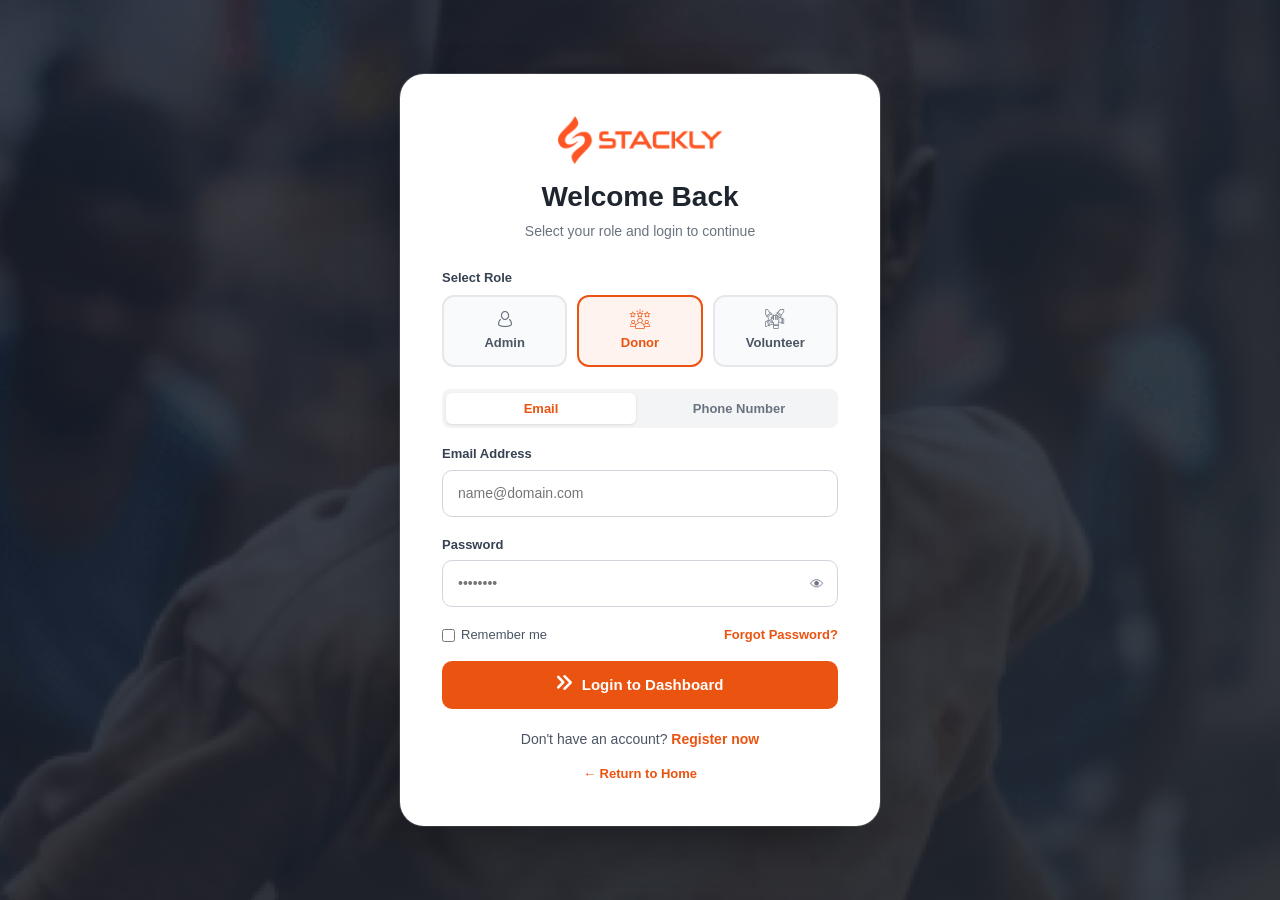
<file: login.html>
<!DOCTYPE html>
<html lang="en">

<head>
    <meta charset="UTF-8">
    <meta name="viewport" content="width=device-width, initial-scale=1.0">
    <title>Login | Charitics - NGO & Non Profit</title>

    <!-- libraries CSS -->
    <link rel="stylesheet" href="css/flaticon_charitics.css">
    <link rel="stylesheet" href="css/bootstrap.min.css">
    <link rel="stylesheet" href="css/animate.min.css">

    <!-- custom CSS -->
    <link rel="stylesheet" href="css/style.css">

    <style>
        * {
            box-sizing: border-box;
        }

        html, body {
            min-height: 100vh;
            margin: 0;
            padding: 0;
        }

        body {
            position: static !important;
            min-height: 100vh !important;
            width: 100% !important;
            display: flex !important;
            align-items: center !important;
            justify-content: center !important;
            font-family: var(--font-manrope, sans-serif) !important;
            background: linear-gradient(135deg, rgba(17, 24, 39, 0.82) 0%, rgba(30, 37, 47, 0.88) 100%), url('images/breadcrumb-bg.webp') center/cover no-repeat fixed !important;
            background-size: cover !important;
            background-position: center !important;
            padding: 0 !important;
            overflow-x: hidden;
            overflow-y: auto;
        }

        #preloader {
            display: none !important;
        }

        .auth-page-wrapper {
            width: 100%;
            min-height: 100vh;
            display: flex;
            align-items: center;
            justify-content: center;
            padding: 40px 16px;
            box-sizing: border-box;
        }

        .auth-card {
            background: #ffffff;
            border-radius: 24px;
            box-shadow: 0 25px 60px -10px rgba(0, 0, 0, 0.45), 0 0 0 1px rgba(255, 255, 255, 0.15);
            border: none;
            width: 100%;
            max-width: 480px;
            padding: clamp(28px, 4vw, 42px);
            margin: auto;
            position: relative;
            z-index: 10;
        }

        .role-btn-group {
            display: grid;
            grid-template-columns: repeat(3, 1fr);
            gap: 10px;
            margin-bottom: 22px;
        }

        .role-btn-group input[type="radio"] {
            display: none;
        }

        .role-label {
            display: flex;
            flex-direction: column;
            align-items: center;
            justify-content: center;
            padding: 12px 6px;
            border: 2px solid #e5e7eb;
            border-radius: 12px;
            cursor: pointer;
            transition: all 0.25s ease;
            font-weight: 600;
            font-size: 13px;
            color: #4b5563;
            background: #f9fafb;
        }

        .role-label i {
            font-size: 20px;
            margin-bottom: 4px;
            color: #6b7280;
        }

        .role-btn-group input[type="radio"]:checked + .role-label {
            border-color: var(--ul-primary, #EB5310);
            background: rgba(235, 83, 16, 0.07);
            color: var(--ul-primary, #EB5310);
        }

        .role-btn-group input[type="radio"]:checked + .role-label i {
            color: var(--ul-primary, #EB5310);
        }

        .form-floating-custom {
            margin-bottom: 18px;
            position: relative;
        }

        .form-floating-custom label {
            display: block;
            margin-bottom: 6px;
            font-size: 13px;
            font-weight: 600;
            color: #374151;
        }

        .input-wrapper {
            position: relative;
        }

        .input-wrapper input {
            width: 100%;
            padding: 12px 42px 12px 15px;
            border: 1.5px solid #d1d5db;
            border-radius: 10px;
            font-size: 14px;
            transition: border-color 0.2s, box-shadow 0.2s;
            outline: none;
        }

        .input-wrapper input:focus {
            border-color: var(--ul-primary, #EB5310);
            box-shadow: 0 0 0 3px rgba(235, 83, 16, 0.15);
        }

        .input-wrapper .toggle-pw {
            position: absolute;
            right: 14px;
            top: 50%;
            transform: translateY(-50%);
            background: none;
            border: none;
            cursor: pointer;
            color: #6b7280;
            font-size: 14px;
            padding: 0;
        }

        .btn-submit {
            width: 100%;
            padding: 13px;
            background: var(--ul-primary, #EB5310);
            color: #fff;
            border: none;
            border-radius: 10px;
            font-weight: 700;
            font-size: 15px;
            cursor: pointer;
            transition: background 0.2s, transform 0.1s;
        }

        .btn-submit:hover {
            background: #d64708;
        }

        .btn-submit:active {
            transform: scale(0.99);
        }

        .error-message {
            color: #ef4444;
            font-size: 12px;
            margin-top: 4px;
            display: none;
        }

        .auth-footer-links {
            text-align: center;
            margin-top: 20px;
            font-size: 14px;
            color: #4b5563;
        }

        .auth-footer-links a {
            color: var(--ul-primary, #EB5310);
            font-weight: 600;
            text-decoration: none;
        }

        .auth-footer-links a:hover {
            text-decoration: underline;
        }

        .back-home-link {
            display: inline-flex;
            align-items: center;
            gap: 6px;
            margin-top: 14px;
            font-size: 13px;
            color: #6b7280;
            text-decoration: none;
            font-weight: 500;
        }

        .back-home-link:hover {
            color: var(--ul-primary, #EB5310);
        }

        @media screen and (max-width: 480px) {
            .auth-page-wrapper {
                padding: 20px 12px;
            }

            .auth-card {
                padding: 24px 18px;
                border-radius: 20px;
            }

            .role-btn-group {
                gap: 6px;
            }

            .role-label {
                padding: 10px 4px;
                font-size: 12px;
            }

            .role-label i {
                font-size: 18px;
            }
        }
    </style>
</head>

<body>
    <div class="auth-page-wrapper">
        <div class="auth-card">
            <div class="text-center mb-4">
                <a href="index.html" class="d-inline-block mb-3">
                    <img src="images/logo-stackly-orange.webp" alt="Stackly Logo" style="max-height: 48px;">
                </a>
                <h3 style="font-weight: 800; color: #1e252f; margin-bottom: 6px;">Welcome Back</h3>
                <p style="color: #6b7280; font-size: 14px; margin-bottom: 0;">Select your role and login to continue</p>
            </div>

            <form id="login-form" novalidate>
                <!-- Role Selector -->
                <label class="form-label" style="font-size: 13px; font-weight: 600; color: #374151; margin-bottom: 8px; display: block;">Select Role</label>
                <div class="role-btn-group">
                    <div>
                        <input type="radio" name="user-role" id="role-admin" value="admin">
                        <label for="role-admin" class="role-label">
                            <i class="flaticon-account"></i>
                            <span>Admin</span>
                        </label>
                    </div>
                <div>
                    <input type="radio" name="user-role" id="role-donor" value="donor" checked>
                    <label for="role-donor" class="role-label">
                        <i class="flaticon-costumer"></i>
                        <span>Donor</span>
                    </label>
                </div>
                <div>
                    <input type="radio" name="user-role" id="role-volunteer" value="volunteer">
                    <label for="role-volunteer" class="role-label">
                        <i class="flaticon-team"></i>
                        <span>Volunteer</span>
                    </label>
                </div>
            </div>

            <!-- Login Type Selector: Email or Phone -->
            <div class="d-flex gap-2 mb-3" style="background: #f3f4f6; padding: 4px; border-radius: 8px;">
                <button type="button" id="btn-mode-email" class="btn btn-sm" style="flex: 1; border-radius: 6px; font-size: 13px; font-weight: 600; background: #fff; color: var(--ul-primary, #EB5310); box-shadow: 0 1px 3px rgba(0,0,0,0.1); border: none; padding: 6px 10px;">Email</button>
                <button type="button" id="btn-mode-phone" class="btn btn-sm" style="flex: 1; border-radius: 6px; font-size: 13px; font-weight: 600; background: transparent; color: #6b7280; border: none; padding: 6px 10px;">Phone Number</button>
            </div>

            <!-- Email Field -->
            <div class="form-floating-custom" id="login-email-container">
                <label for="login-email">Email Address</label>
                <div class="input-wrapper">
                    <input type="email" id="login-email" placeholder="name@domain.com" required autocomplete="username">
                </div>
                <div class="error-message" id="email-error">Please enter a valid email address.</div>
            </div>

            <!-- Phone Field -->
            <div class="form-floating-custom" id="login-phone-container" style="display: none;">
                <label for="login-phone">Phone Number</label>
                <div class="input-wrapper">
                    <input type="tel" id="login-phone" placeholder="9876543210" maxlength="15" autocomplete="tel" inputmode="numeric">
                </div>
                <div class="error-message" id="phone-error">Please enter a valid phone number (digits only).</div>
            </div>

            <!-- Password Field -->
            <div class="form-floating-custom">
                <label for="login-password">Password</label>
                <div class="input-wrapper">
                    <input type="password" id="login-password" placeholder="••••••••" required autocomplete="current-password">
                    <button type="button" class="toggle-pw" id="toggle-password" title="Show/Hide Password">👁</button>
                </div>
                <div class="error-message" id="password-error">Please enter your password.</div>
            </div>

            <div class="d-flex justify-content-between align-items-center mb-3" style="font-size: 13px;">
                <label style="cursor: pointer; display: flex; align-items: center; gap: 6px; color: #4b5563;">
                    <input type="checkbox" id="remember-me"> Remember me
                </label>
                <a href="404.html" style="color: var(--ul-primary, #EB5310); text-decoration: none; font-weight: 600;">Forgot Password?</a>
            </div>

            <button type="submit" class="btn-submit">
                <i class="flaticon-fast-forward-double-right-arrows-symbol" style="margin-right: 6px;"></i> Login to Dashboard
            </button>
        </form>

        <div class="auth-footer-links">
            Don't have an account? <a href="register.html">Register now</a>
            <div>
                <a href="index.html" class="back-home-link">
                    <span>← Return to Home</span>
                </a>
            </div>
        </div>
    </div>
    </div>

    <!-- Libraries JS -->
    <script src="js/bootstrap.bundle.min.js"></script>

    <script>
        document.body.style.position = 'static';
        document.addEventListener("DOMContentLoaded", () => {
            const preloader = document.getElementById('preloader');
            if (preloader) preloader.style.display = 'none';

            const btnModeEmail = document.getElementById('btn-mode-email');
            const btnModePhone = document.getElementById('btn-mode-phone');
            const emailContainer = document.getElementById('login-email-container');
            const phoneContainer = document.getElementById('login-phone-container');
            const emailInput = document.getElementById('login-email');
            const phoneInput = document.getElementById('login-phone');
            const passwordInput = document.getElementById('login-password');
            const togglePwBtn = document.getElementById('toggle-password');
            const form = document.getElementById('login-form');

            const emailError = document.getElementById('email-error');
            const phoneError = document.getElementById('phone-error');
            const passwordError = document.getElementById('password-error');

            let currentMode = 'email';

            btnModeEmail.addEventListener('click', () => {
                currentMode = 'email';
                btnModeEmail.style.background = '#fff';
                btnModeEmail.style.color = 'var(--ul-primary, #EB5310)';
                btnModeEmail.style.boxShadow = '0 1px 3px rgba(0,0,0,0.1)';
                btnModePhone.style.background = 'transparent';
                btnModePhone.style.color = '#6b7280';
                btnModePhone.style.boxShadow = 'none';
                emailContainer.style.display = 'block';
                phoneContainer.style.display = 'none';
                emailInput.focus();
            });

            btnModePhone.addEventListener('click', () => {
                currentMode = 'phone';
                btnModePhone.style.background = '#fff';
                btnModePhone.style.color = 'var(--ul-primary, #EB5310)';
                btnModePhone.style.boxShadow = '0 1px 3px rgba(0,0,0,0.1)';
                btnModeEmail.style.background = 'transparent';
                btnModeEmail.style.color = '#6b7280';
                btnModeEmail.style.boxShadow = 'none';
                emailContainer.style.display = 'none';
                phoneContainer.style.display = 'block';
                phoneInput.focus();
            });

            // Prevent typing text in Phone/Number field (allow only digits)
            phoneInput.addEventListener('keydown', (e) => {
                if (e.ctrlKey || e.altKey || e.metaKey || e.key.length > 1) return;
                if (!/^[0-9]$/.test(e.key)) {
                    e.preventDefault();
                }
            });

            // Strip non-digits if pasted or autofilled in Phone/Number field
            phoneInput.addEventListener('input', () => {
                const sanitized = phoneInput.value.replace(/[^0-9]/g, '');
                if (phoneInput.value !== sanitized) {
                    phoneInput.value = sanitized;
                }
                phoneError.style.display = 'none';
            });

            // Toggle password visibility
            togglePwBtn.addEventListener('click', () => {
                const isPw = passwordInput.type === 'password';
                passwordInput.type = isPw ? 'text' : 'password';
                togglePwBtn.textContent = isPw ? '🙈' : '👁';
            });

            passwordInput.addEventListener('input', () => {
                passwordError.style.display = 'none';
            });

            emailInput.addEventListener('input', () => {
                emailError.style.display = 'none';
            });

            function isValidEmail(val) {
                return /^[^\s@]+@[^\s@]+\.[^\s@]+$/.test(val.trim());
            }

            function isValidPhone(val) {
                return /^[0-9]{7,15}$/.test(val.trim());
            }

            form.addEventListener('submit', (e) => {
                e.preventDefault();

                const password = passwordInput.value;
                const selectedRoleEl = document.querySelector('input[name="user-role"]:checked');
                const selectedRole = selectedRoleEl ? selectedRoleEl.value : 'donor';

                let valid = true;
                let userIdentifier = '';

                if (currentMode === 'email') {
                    const emailVal = emailInput.value.trim();
                    if (!isValidEmail(emailVal)) {
                        emailError.style.display = 'block';
                        emailInput.focus();
                        valid = false;
                    } else {
                        emailError.style.display = 'none';
                        userIdentifier = emailVal;
                    }
                } else {
                    const phoneVal = phoneInput.value.trim();
                    if (!isValidPhone(phoneVal)) {
                        phoneError.style.display = 'block';
                        phoneInput.focus();
                        valid = false;
                    } else {
                        phoneError.style.display = 'none';
                        userIdentifier = phoneVal;
                    }
                }

                if (!password || password.trim().length === 0) {
                    passwordError.style.display = 'block';
                    if (valid) passwordInput.focus();
                    valid = false;
                } else {
                    passwordError.style.display = 'none';
                }

                if (!valid) return;

                // Save auth to localStorage
                const authData = {
                    isLoggedIn: true,
                    email: userIdentifier.includes('@') ? userIdentifier : `${userIdentifier}@user.charitics`,
                    phone: userIdentifier.includes('@') ? '' : userIdentifier,
                    role: selectedRole,
                    name: userIdentifier.includes('@') ? userIdentifier.split('@')[0] : userIdentifier,
                    loginTime: new Date().toISOString()
                };
                localStorage.setItem('charitics_auth', JSON.stringify(authData));

                // Submit button feedback
                const submitBtn = form.querySelector('.btn-submit');
                submitBtn.textContent = 'Logging in...';
                submitBtn.disabled = true;

                // Redirect to dashboard
                setTimeout(() => {
                    window.location.href = `dashboard.html?role=${selectedRole}`;
                }, 400);
            });
        });
    </script>
</body>

</html>
</file>
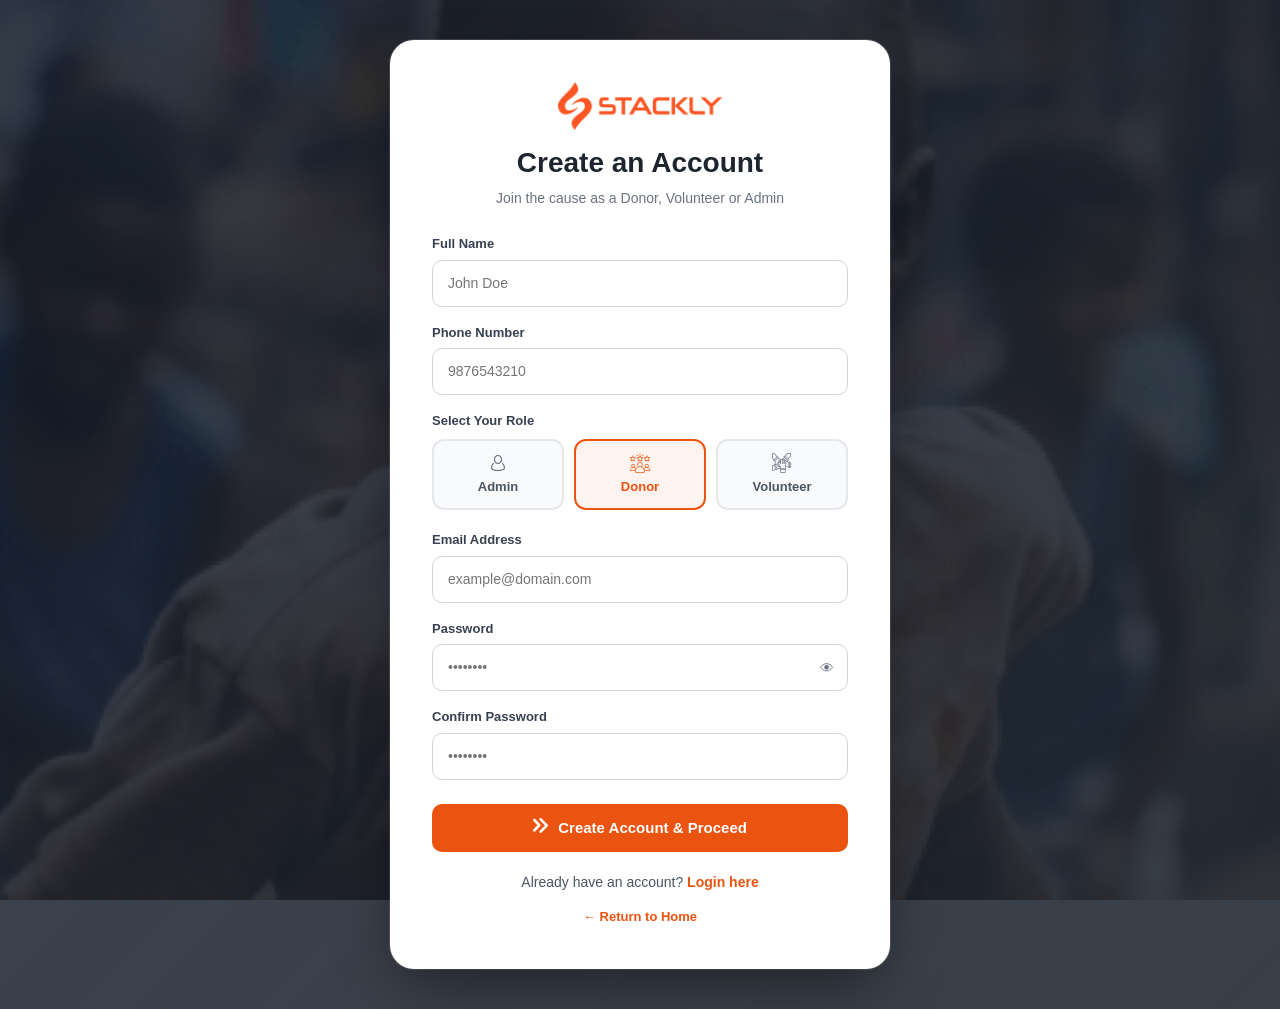
<file: register.html>
<!DOCTYPE html>
<html lang="en">

<head>
    <meta charset="UTF-8">
    <meta name="viewport" content="width=device-width, initial-scale=1.0">
    <title>Register | Charitics - NGO & Non Profit</title>

    <!-- libraries CSS -->
    <link rel="stylesheet" href="css/flaticon_charitics.css">
    <link rel="stylesheet" href="css/bootstrap.min.css">
    <link rel="stylesheet" href="css/animate.min.css">

    <!-- custom CSS -->
    <link rel="stylesheet" href="css/style.css">

    <style>
        * {
            box-sizing: border-box;
        }

        html, body {
            min-height: 100vh;
            margin: 0;
            padding: 0;
        }

        body {
            position: static !important;
            min-height: 100vh !important;
            width: 100% !important;
            display: flex !important;
            align-items: center !important;
            justify-content: center !important;
            font-family: var(--font-manrope, sans-serif) !important;
            background: linear-gradient(135deg, rgba(17, 24, 39, 0.82) 0%, rgba(30, 37, 47, 0.88) 100%), url('images/breadcrumb-bg.webp') center/cover no-repeat fixed !important;
            background-size: cover !important;
            background-position: center !important;
            padding: 0 !important;
            overflow-x: hidden;
            overflow-y: auto;
        }

        #preloader {
            display: none !important;
        }

        .auth-page-wrapper {
            width: 100%;
            min-height: 100vh;
            display: flex;
            align-items: center;
            justify-content: center;
            padding: 40px 16px;
            box-sizing: border-box;
        }

        .auth-card {
            background: #ffffff;
            border-radius: 24px;
            box-shadow: 0 25px 60px -10px rgba(0, 0, 0, 0.45), 0 0 0 1px rgba(255, 255, 255, 0.15);
            border: none;
            width: 100%;
            max-width: 500px;
            padding: clamp(28px, 4vw, 42px);
            margin: auto;
            position: relative;
            z-index: 10;
        }

        .role-btn-group {
            display: grid;
            grid-template-columns: repeat(3, 1fr);
            gap: 10px;
            margin-bottom: 20px;
        }

        .role-btn-group input[type="radio"] {
            display: none;
        }

        .role-label {
            display: flex;
            flex-direction: column;
            align-items: center;
            justify-content: center;
            padding: 12px 6px;
            border: 2px solid #e5e7eb;
            border-radius: 12px;
            cursor: pointer;
            transition: all 0.25s ease;
            font-weight: 600;
            font-size: 13px;
            color: #4b5563;
            background: #f9fafb;
        }

        .role-label i {
            font-size: 20px;
            margin-bottom: 4px;
            color: #6b7280;
        }

        .role-btn-group input[type="radio"]:checked + .role-label {
            border-color: var(--ul-primary, #EB5310);
            background: rgba(235, 83, 16, 0.07);
            color: var(--ul-primary, #EB5310);
        }

        .role-btn-group input[type="radio"]:checked + .role-label i {
            color: var(--ul-primary, #EB5310);
        }

        .form-floating-custom {
            margin-bottom: 16px;
            position: relative;
        }

        .form-floating-custom label {
            display: block;
            margin-bottom: 6px;
            font-size: 13px;
            font-weight: 600;
            color: #374151;
        }

        .input-wrapper {
            position: relative;
        }

        .input-wrapper input {
            width: 100%;
            padding: 12px 42px 12px 15px;
            border: 1.5px solid #d1d5db;
            border-radius: 10px;
            font-size: 14px;
            transition: border-color 0.2s, box-shadow 0.2s;
            outline: none;
        }

        .input-wrapper input:focus {
            border-color: var(--ul-primary, #EB5310);
            box-shadow: 0 0 0 3px rgba(235, 83, 16, 0.15);
        }

        .input-wrapper .toggle-pw {
            position: absolute;
            right: 14px;
            top: 50%;
            transform: translateY(-50%);
            background: none;
            border: none;
            cursor: pointer;
            color: #6b7280;
            font-size: 14px;
            padding: 0;
        }

        .btn-submit {
            width: 100%;
            padding: 13px;
            background: var(--ul-primary, #EB5310);
            color: #fff;
            border: none;
            border-radius: 10px;
            font-weight: 700;
            font-size: 15px;
            cursor: pointer;
            transition: background 0.2s, transform 0.1s;
        }

        .btn-submit:hover {
            background: #d64708;
        }

        .btn-submit:active {
            transform: scale(0.99);
        }

        .error-message {
            color: #ef4444;
            font-size: 12px;
            margin-top: 4px;
            display: none;
        }

        .auth-footer-links {
            text-align: center;
            margin-top: 20px;
            font-size: 14px;
            color: #4b5563;
        }

        .auth-footer-links a {
            color: var(--ul-primary, #EB5310);
            font-weight: 600;
            text-decoration: none;
        }

        .auth-footer-links a:hover {
            text-decoration: underline;
        }

        .back-home-link {
            display: inline-flex;
            align-items: center;
            gap: 6px;
            margin-top: 14px;
            font-size: 13px;
            color: #6b7280;
            text-decoration: none;
            font-weight: 500;
        }

        .back-home-link:hover {
            color: var(--ul-primary, #EB5310);
        }

        @media screen and (max-width: 480px) {
            .auth-page-wrapper {
                padding: 20px 12px;
            }

            .auth-card {
                padding: 24px 18px;
                border-radius: 20px;
            }

            .role-btn-group {
                gap: 6px;
            }

            .role-label {
                padding: 10px 4px;
                font-size: 12px;
            }

            .role-label i {
                font-size: 18px;
            }
        }
    </style>
</head>

<body>
    <div class="auth-page-wrapper">
        <div class="auth-card">
            <div class="text-center mb-4">
                <a href="index.html" class="d-inline-block mb-3">
                    <img src="images/logo-stackly-orange.webp" alt="Stackly Logo" style="max-height: 48px;">
                </a>
                <h3 style="font-weight: 800; color: #1e252f; margin-bottom: 6px;">Create an Account</h3>
                <p style="color: #6b7280; font-size: 14px; margin-bottom: 0;">Join the cause as a Donor, Volunteer or Admin</p>
            </div>

            <form id="register-form" novalidate>
                <!-- Full Name -->
                <div class="form-floating-custom">
                    <label for="reg-name">Full Name</label>
                    <div class="input-wrapper">
                        <input type="text" id="reg-name" placeholder="John Doe" required autocomplete="name">
                    </div>
                    <div class="error-message" id="name-error">Please enter your full name (letters only).</div>
                </div>

                <!-- Phone Number -->
                <div class="form-floating-custom">
                    <label for="reg-phone">Phone Number</label>
                    <div class="input-wrapper">
                        <input type="tel" id="reg-phone" placeholder="9876543210" maxlength="15" required autocomplete="tel" inputmode="numeric">
                    </div>
                    <div class="error-message" id="phone-error">Please enter a valid phone number (digits only).</div>
                </div>

                <!-- Role Selector -->
                <label class="form-label" style="font-size: 13px; font-weight: 600; color: #374151; margin-bottom: 8px; display: block;">Select Your Role</label>
                <div class="role-btn-group">
                    <div>
                        <input type="radio" name="user-role" id="role-admin" value="admin">
                        <label for="role-admin" class="role-label">
                            <i class="flaticon-account"></i>
                            <span>Admin</span>
                        </label>
                    </div>
                <div>
                    <input type="radio" name="user-role" id="role-donor" value="donor" checked>
                    <label for="role-donor" class="role-label">
                        <i class="flaticon-costumer"></i>
                        <span>Donor</span>
                    </label>
                </div>
                <div>
                    <input type="radio" name="user-role" id="role-volunteer" value="volunteer">
                    <label for="role-volunteer" class="role-label">
                        <i class="flaticon-team"></i>
                        <span>Volunteer</span>
                    </label>
                </div>
            </div>

            <!-- Email Field -->
            <div class="form-floating-custom">
                <label for="reg-email">Email Address</label>
                <div class="input-wrapper">
                    <input type="email" id="reg-email" placeholder="example@domain.com" required autocomplete="email">
                </div>
                <div class="error-message" id="email-error">Please enter a valid email address.</div>
            </div>

            <!-- Password Field -->
            <div class="form-floating-custom">
                <label for="reg-password">Password</label>
                <div class="input-wrapper">
                    <input type="password" id="reg-password" placeholder="••••••••" required autocomplete="new-password">
                    <button type="button" class="toggle-pw" id="toggle-password" title="Show/Hide Password">👁</button>
                </div>
                <div class="error-message" id="password-error">Password must be at least 6 characters.</div>
            </div>

            <!-- Confirm Password Field -->
            <div class="form-floating-custom">
                <label for="reg-confirm-password">Confirm Password</label>
                <div class="input-wrapper">
                    <input type="password" id="reg-confirm-password" placeholder="••••••••" required autocomplete="new-password">
                </div>
                <div class="error-message" id="confirm-error">Passwords do not match.</div>
            </div>

            <button type="submit" class="btn-submit mt-2">
                <i class="flaticon-fast-forward-double-right-arrows-symbol" style="margin-right: 6px;"></i> Create Account & Proceed
            </button>
        </form>

        <div class="auth-footer-links">
            Already have an account? <a href="login.html">Login here</a>
            <div>
                <a href="index.html" class="back-home-link">
                    <span>← Return to Home</span>
                </a>
            </div>
        </div>
    </div>
    </div>

    <!-- Libraries JS -->
    <script src="js/bootstrap.bundle.min.js"></script>

    <script>
        document.body.style.position = 'static';
        document.addEventListener("DOMContentLoaded", () => {
            const preloader = document.getElementById('preloader');
            if (preloader) preloader.style.display = 'none';

            const nameInput = document.getElementById('reg-name');
            const phoneInput = document.getElementById('reg-phone');
            const emailInput = document.getElementById('reg-email');
            const passwordInput = document.getElementById('reg-password');
            const confirmInput = document.getElementById('reg-confirm-password');
            const togglePwBtn = document.getElementById('toggle-password');
            const form = document.getElementById('register-form');

            const nameError = document.getElementById('name-error');
            const phoneError = document.getElementById('phone-error');
            const emailError = document.getElementById('email-error');
            const passwordError = document.getElementById('password-error');
            const confirmError = document.getElementById('confirm-error');

            togglePwBtn.addEventListener('click', () => {
                const isPw = passwordInput.type === 'password';
                passwordInput.type = isPw ? 'text' : 'password';
                togglePwBtn.textContent = isPw ? '🙈' : '👁';
            });

            // Prevent typing numbers in Name field
            nameInput.addEventListener('keydown', (e) => {
                // Allow control/nav keys
                if (e.ctrlKey || e.altKey || e.metaKey || e.key.length > 1) return;
                // Disallow digits 0-9
                if (/[0-9]/.test(e.key)) {
                    e.preventDefault();
                }
            });

            // Strip numbers if pasted or autofilled in Name field
            nameInput.addEventListener('input', () => {
                const sanitized = nameInput.value.replace(/[0-9]/g, '');
                if (nameInput.value !== sanitized) {
                    nameInput.value = sanitized;
                }
                nameError.style.display = 'none';
            });

            // Prevent typing text/letters in Phone/Number field (allow only digits)
            phoneInput.addEventListener('keydown', (e) => {
                // Allow control/nav keys (Backspace, Tab, Enter, Arrows, Delete, etc.)
                if (e.ctrlKey || e.altKey || e.metaKey || e.key.length > 1) return;
                // Disallow non-digits
                if (!/^[0-9]$/.test(e.key)) {
                    e.preventDefault();
                }
            });

            // Strip non-digits if pasted or autofilled in Phone/Number field
            phoneInput.addEventListener('input', () => {
                const sanitized = phoneInput.value.replace(/[^0-9]/g, '');
                if (phoneInput.value !== sanitized) {
                    phoneInput.value = sanitized;
                }
                phoneError.style.display = 'none';
            });

            passwordInput.addEventListener('input', () => {
                passwordError.style.display = 'none';
            });

            emailInput.addEventListener('input', () => {
                emailError.style.display = 'none';
            });

            confirmInput.addEventListener('input', () => {
                confirmError.style.display = 'none';
            });

            function isValidEmail(val) {
                return /^[^\s@]+@[^\s@]+\.[^\s@]+$/.test(val.trim());
            }

            function isValidPhone(val) {
                return /^[0-9]{7,15}$/.test(val.trim());
            }

            form.addEventListener('submit', (e) => {
                e.preventDefault();

                const name = nameInput.value.trim();
                const phone = phoneInput.value.trim();
                const email = emailInput.value.trim();
                const password = passwordInput.value;
                const confirmPw = confirmInput.value;
                const selectedRoleEl = document.querySelector('input[name="user-role"]:checked');
                const selectedRole = selectedRoleEl ? selectedRoleEl.value : 'donor';

                let valid = true;

                if (!name || /[0-9]/.test(name) || name.length < 2) {
                    nameError.textContent = /[0-9]/.test(name) 
                        ? 'Numbers are not allowed in name.' 
                        : 'Please enter your full name.';
                    nameError.style.display = 'block';
                    nameInput.focus();
                    valid = false;
                } else {
                    nameError.style.display = 'none';
                }

                if (!isValidPhone(phone)) {
                    phoneError.textContent = 'Please enter a valid phone number (digits only).';
                    phoneError.style.display = 'block';
                    if (valid) phoneInput.focus();
                    valid = false;
                } else {
                    phoneError.style.display = 'none';
                }

                if (!isValidEmail(email)) {
                    emailError.style.display = 'block';
                    if (valid) emailInput.focus();
                    valid = false;
                } else {
                    emailError.style.display = 'none';
                }

                if (!password || password.length < 6) {
                    passwordError.textContent = 'Password must be at least 6 characters.';
                    passwordError.style.display = 'block';
                    if (valid) passwordInput.focus();
                    valid = false;
                } else {
                    passwordError.style.display = 'none';
                }

                if (password !== confirmPw) {
                    confirmError.style.display = 'block';
                    if (valid) confirmInput.focus();
                    valid = false;
                } else {
                    confirmError.style.display = 'none';
                }

                if (!valid) return;

                const authData = {
                    isLoggedIn: true,
                    name: name,
                    phone: phone,
                    email: email,
                    role: selectedRole,
                    loginTime: new Date().toISOString()
                };
                localStorage.setItem('charitics_auth', JSON.stringify(authData));

                const submitBtn = form.querySelector('.btn-submit');
                submitBtn.textContent = 'Account Created! Redirecting...';
                submitBtn.disabled = true;

                setTimeout(() => {
                    window.location.href = `dashboard.html?role=${selectedRole}`;
                }, 400);
            });
        });
    </script>
</body>

</html>
</file>
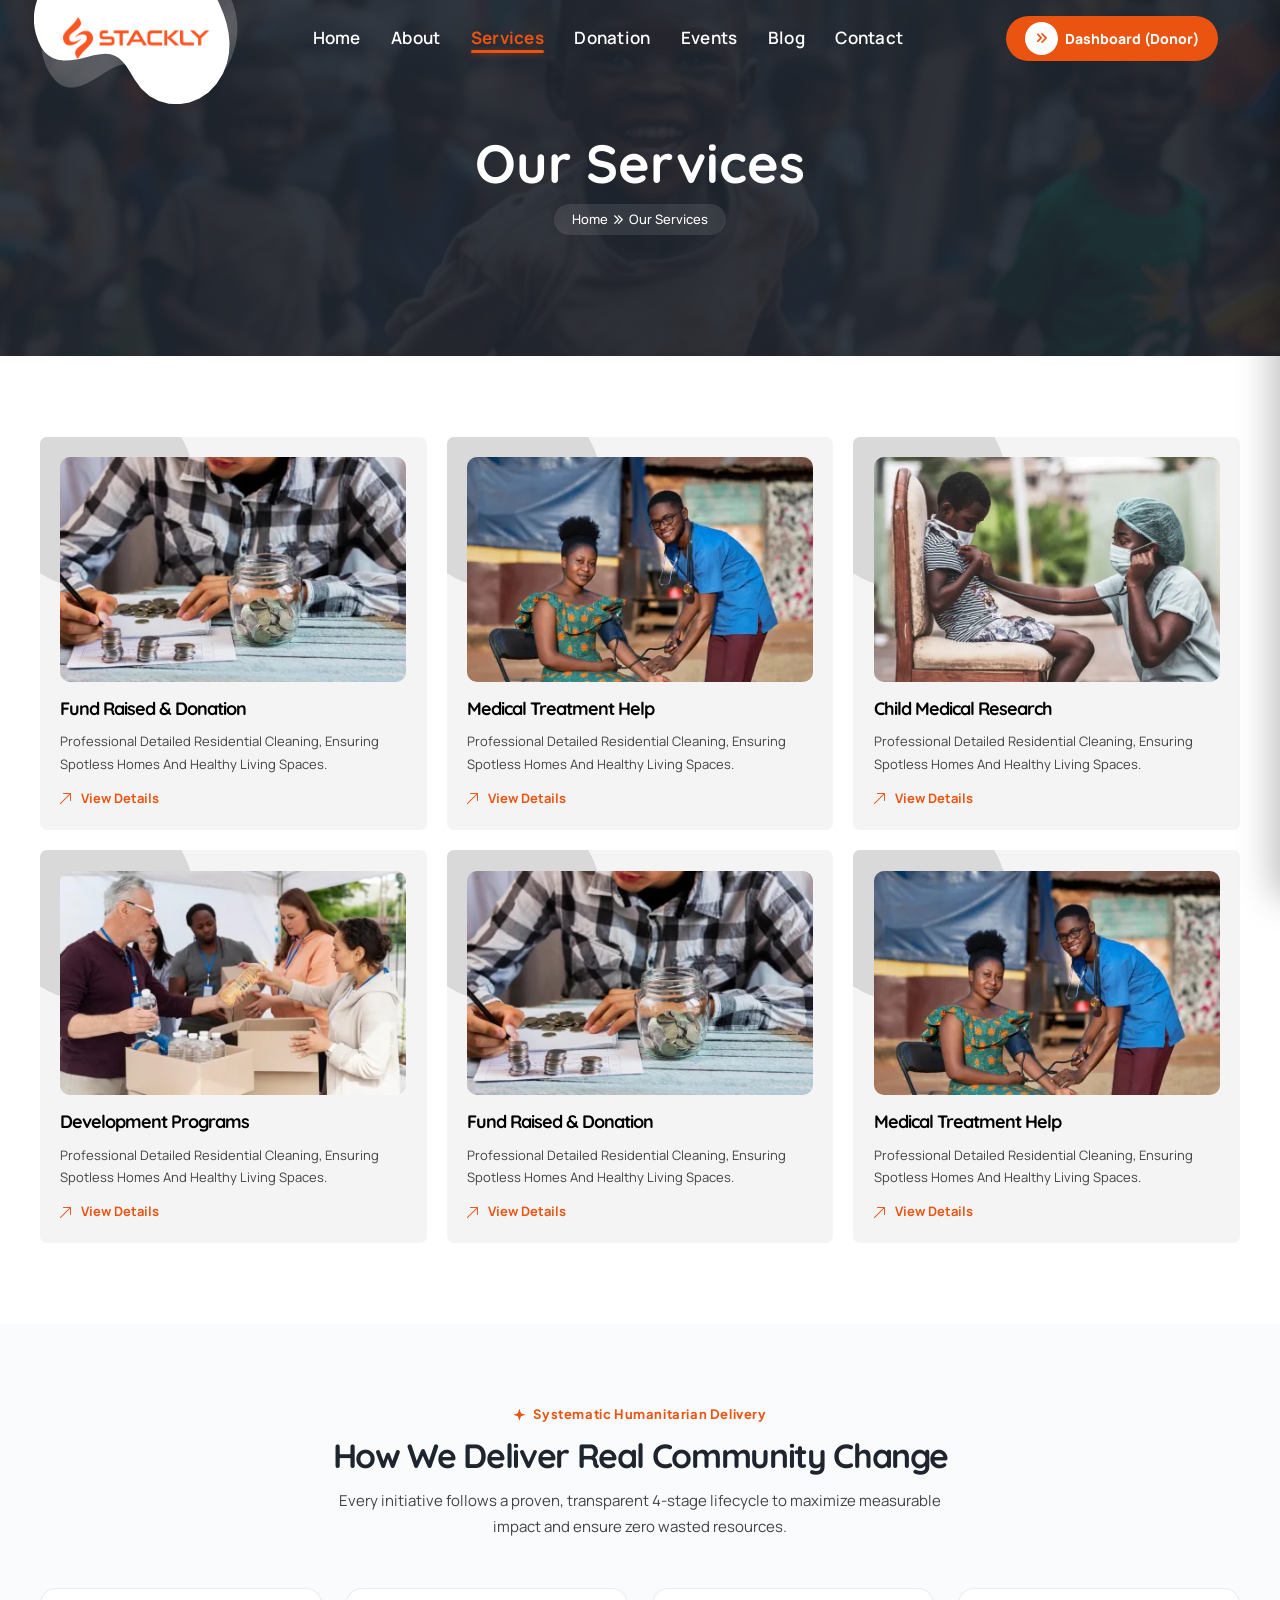
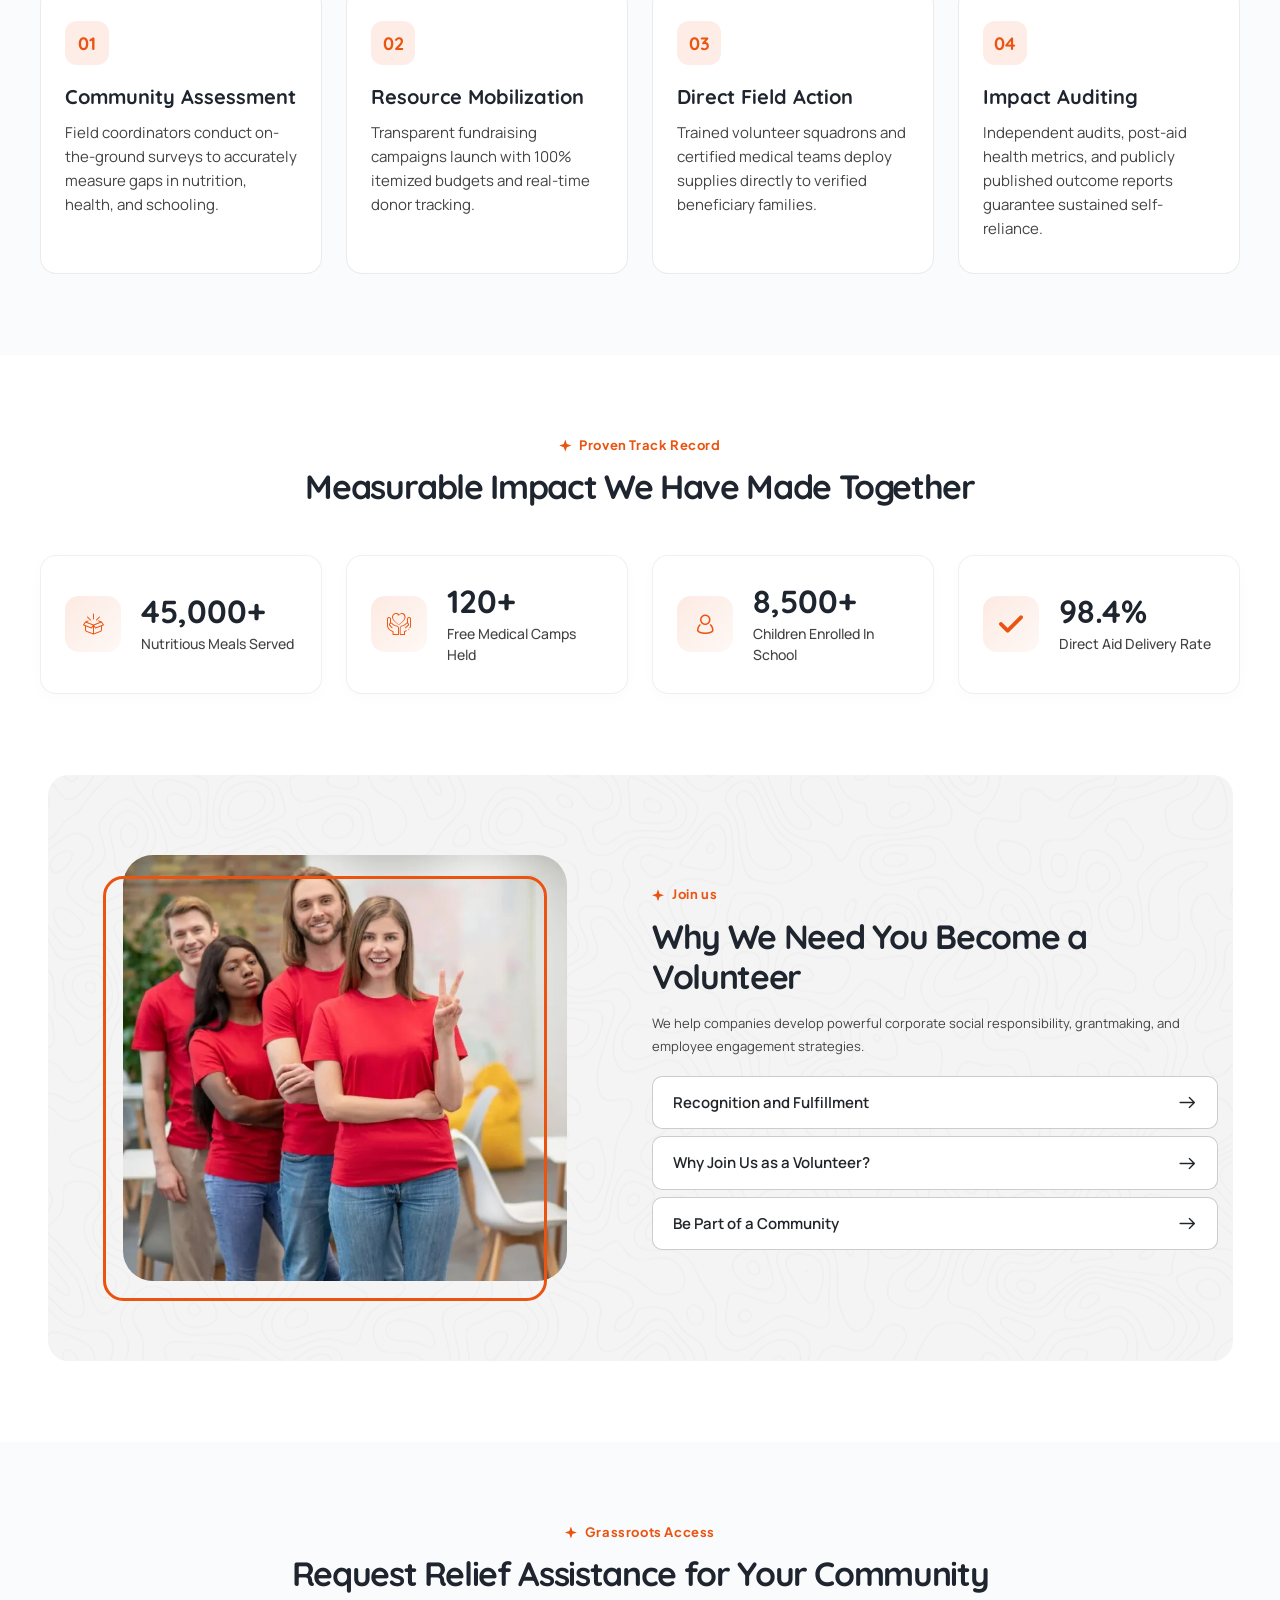
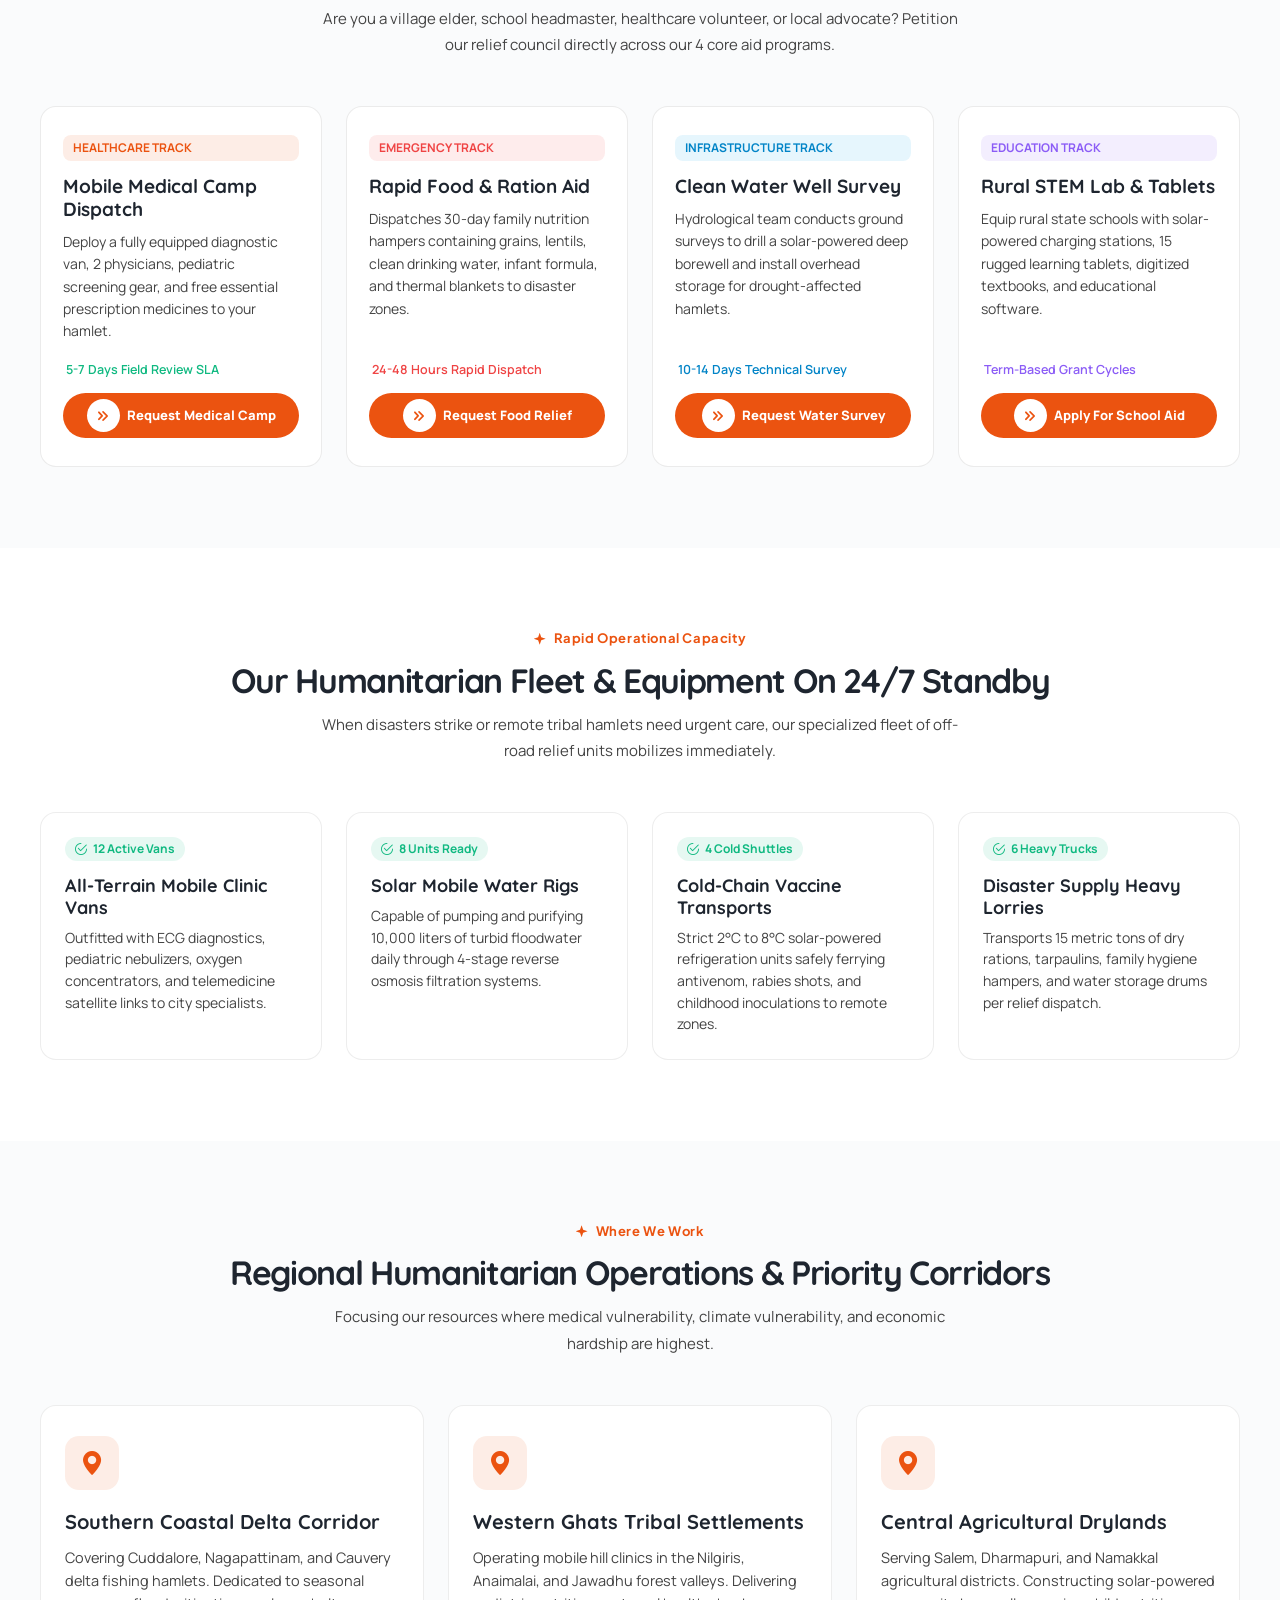
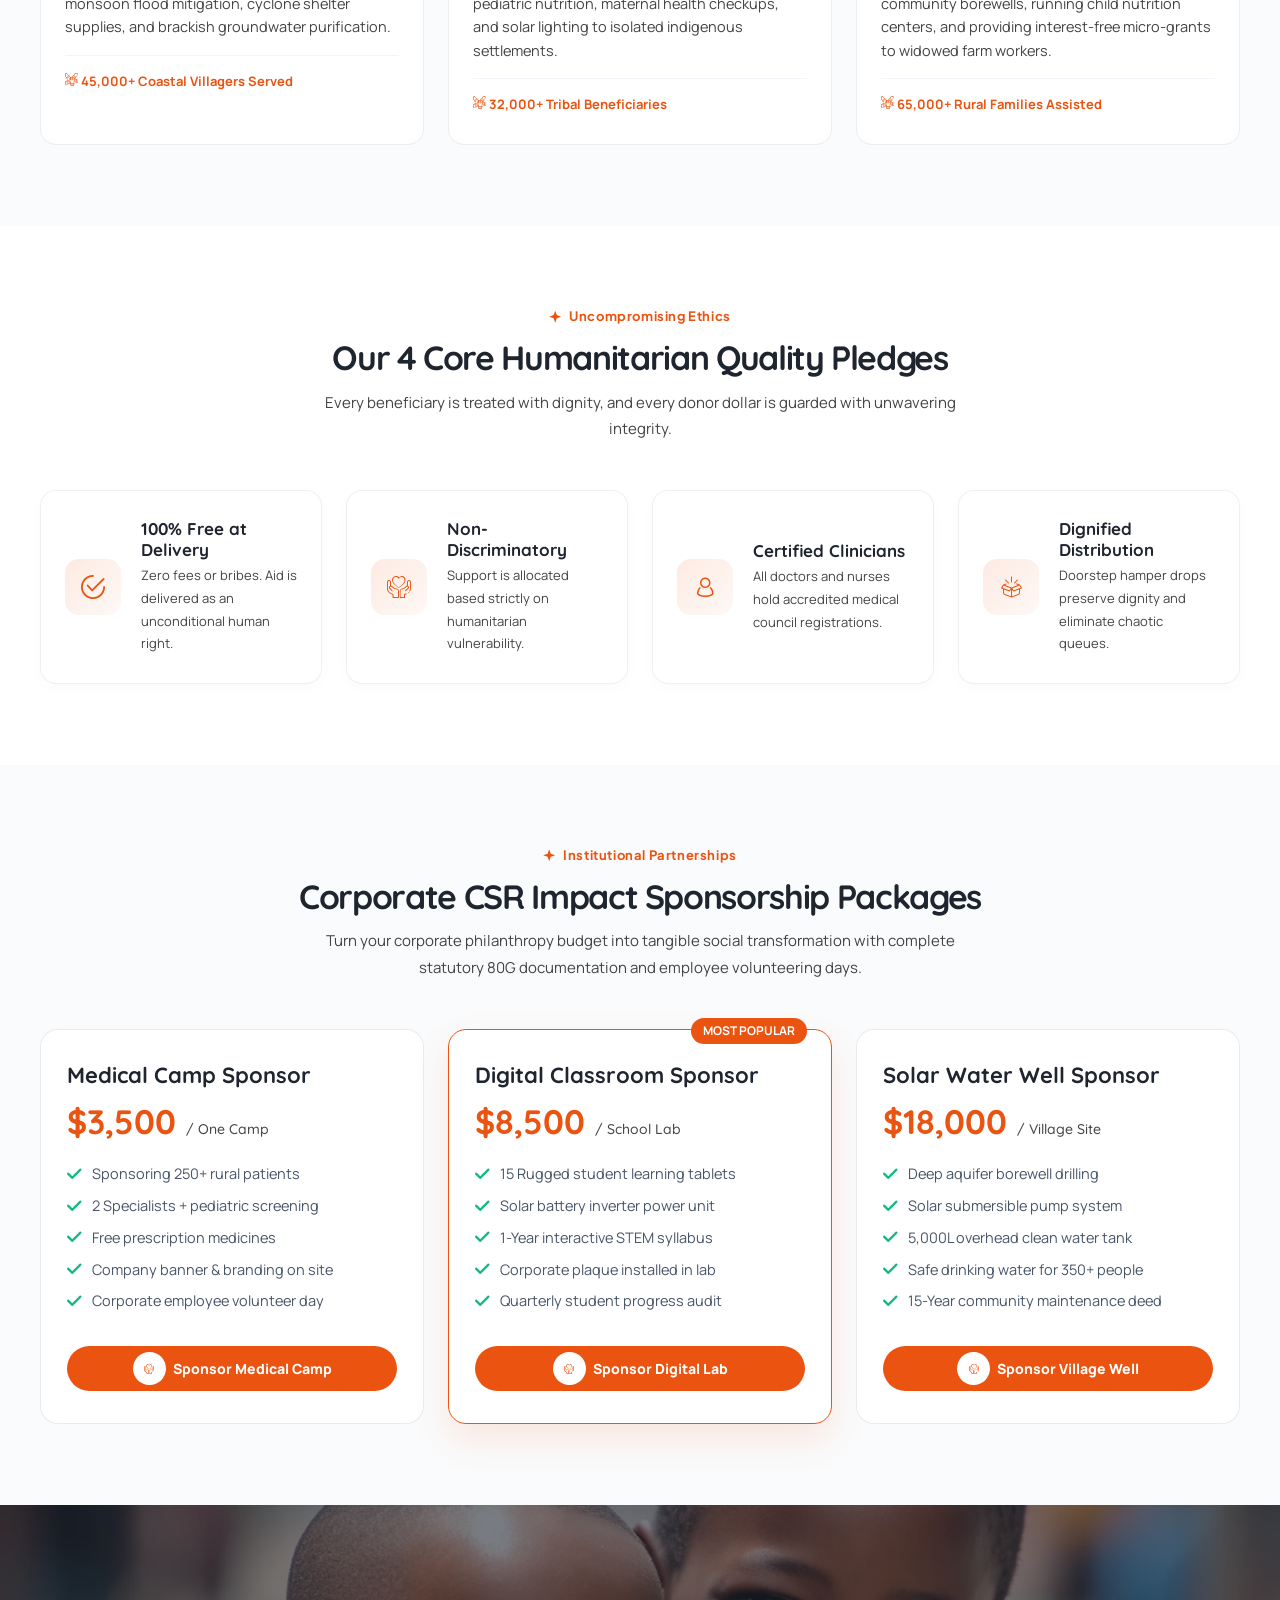
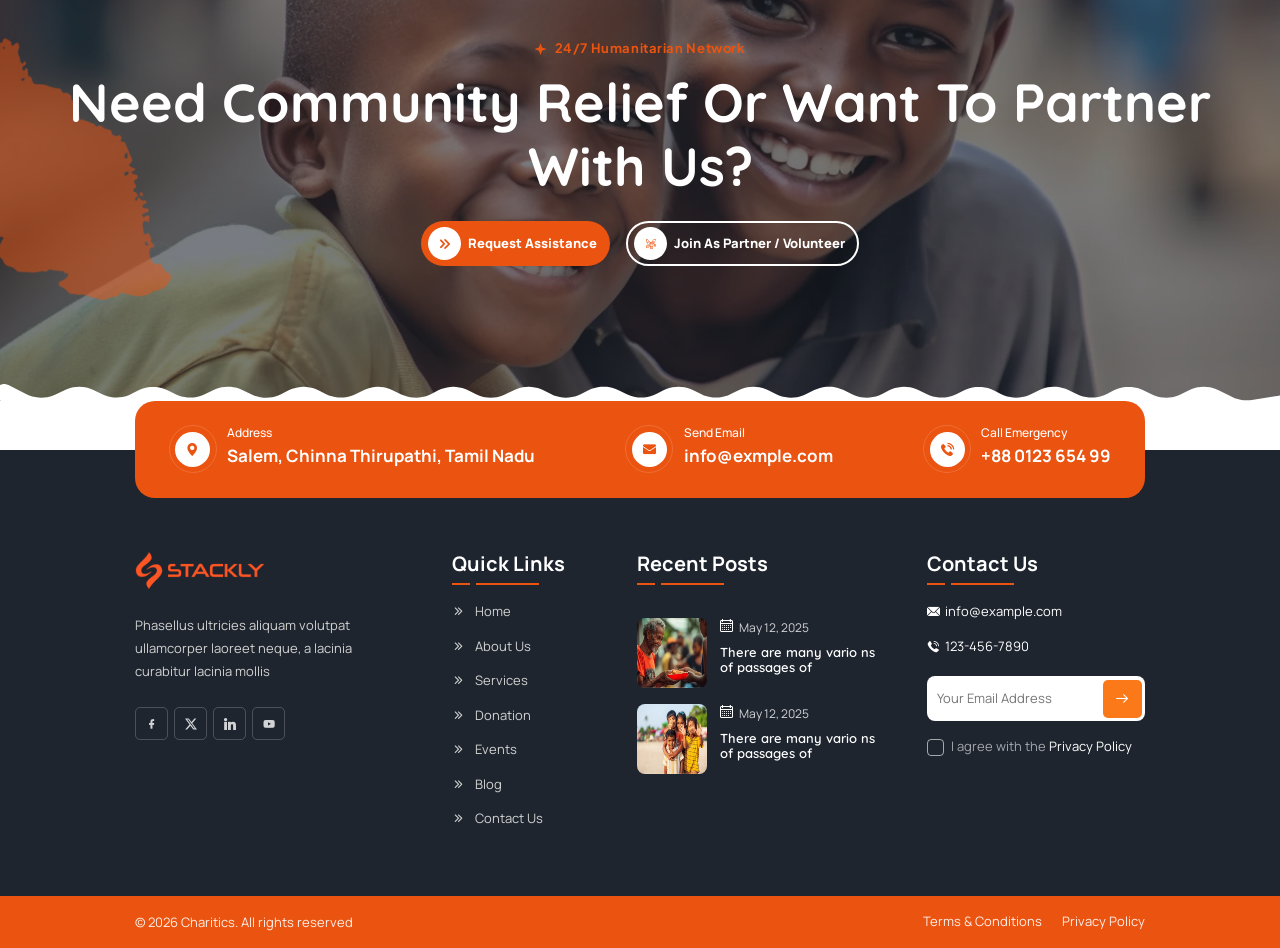
<file: services.html>
<!DOCTYPE html>

<html lang="en">



<head>

    <meta charset="UTF-8">

    <meta name="viewport" content="width=device-width, initial-scale=1.0">

    <title>Charitics - NGO & Non Profit HTML Template</title>



    <!-- libraries CSS -->

    <link rel="stylesheet" href="css/flaticon_charitics.css">

    <link rel="stylesheet" href="css/bootstrap.min.css">

    <link rel="stylesheet" href="css/splide.min.css">

    <link rel="stylesheet" href="css/swiper-bundle.min.css">

    <link rel="stylesheet" href="css/slimselect.css">

    <link rel="stylesheet" href="css/animate.min.css">

    <link rel="stylesheet" href="css/flatpickr.min.css">



    <!-- custom CSS -->
    <link rel="stylesheet" href="css/style.css">
    <link rel="stylesheet" href="css/sub-pages.css">

</head>



<body>

    <div class="preloader" id="preloader">

        <div class="loader"></div>

    </div>



    <!-- SIDEBAR SECTION START -->

    <div class="ul-sidebar">

        <!-- header -->

        <div class="ul-sidebar-header">

            <div class="ul-sidebar-header-logo">

                <a href="index.html">

                    <img src="images/logo-stackly-orange.webp" alt="Stackly Logo" class="logo">

                </a>

            </div>

            <!-- sidebar closer -->

            <button class="ul-sidebar-closer"><i class="flaticon-close"></i></button>

        </div>



        <div class="ul-sidebar-header-nav-wrapper d-block d-lg-none"></div>

        <div class="ul-sidebar-auth px-3 pb-3 d-lg-none">
            <div class="d-flex gap-2">
                <a href="login.html" class="ul-btn w-50 justify-content-center" style="background: transparent; color: #1e252f; border: 1.5px solid #1e252f; font-size: 14px;">Login</a>
                <a href="register.html" class="ul-btn w-50 justify-content-center" style="font-size: 14px;">Register</a>
            </div>
        </div>





        <!-- sidebar footer -->

        <div class="ul-sidebar-footer">

            <span class="ul-sidebar-footer-title">Follow us</span>



            <div class="ul-sidebar-footer-social">

                <a href="404.html"><i class="flaticon-facebook"></i></a>

                <a href="404.html" aria-label="X (Twitter)"><svg xmlns="http://www.w3.org/2000/svg" width="14" height="14" fill="currentColor" viewBox="0 0 16 16"><path d="M12.6.75h2.454l-5.36 6.142L16 15.25h-4.937l-3.867-5.07-4.425 5.07H.316l5.733-6.57L0 .75h5.063l3.495 4.633L12.601.75Zm-.86 13.028h1.36L4.323 2.145H2.865z"/></svg></a>

                <a href="404.html"><i class="flaticon-instagram"></i></a>

                <a href="404.html"><i class="flaticon-youtube"></i></a>

            </div>

        </div>

    </div>

    <!-- SIDEBAR SECTION END -->



    <!-- SEARCH MODAL SECTION START -->

    <div class="ul-search-form-wrapper flex-grow-1 flex-shrink-0">

        <button class="ul-search-closer"><i class="flaticon-close"></i></button>



        <form action="#" class="ul-search-form">

            <div class="ul-search-form-right">

                <input type="search" name="search" id="ul-search" placeholder="Search Here">

                <button type="submit"><span class="icon"><i class="flaticon-search"></i></span></button>

            </div>

        </form>

    </div>

    <!-- SEARCH MODAL SECTION END -->



    <!-- HEADER SECTION START -->

    <header class="ul-header">

        <div class="ul-header-bottom to-be-sticky">

            <div class="ul-header-bottom-wrapper ul-header-container">

                <div class="logo-container">

                    <a href="index.html" class="d-inline-block"><img src="images/logo-stackly-orange.webp" alt="Stackly Logo" class="logo"></a>

                </div>



                <!-- header nav -->

                <div class="ul-header-nav-wrapper">

                    <div class="to-go-to-sidebar-in-mobile">

                                                <nav class="ul-header-nav">
                            <a href="index.html">Home</a>
                            <a href="about.html">About</a>
                            <a href="services.html" class="active">Services</a>
                            <a href="donations.html">Donation</a>
                            <a href="events.html">Events</a>
                            <a href="blog.html">Blog</a>
                            <a href="contact.html">Contact</a>
                        </nav>

                    </div>

                </div>



                <!-- actions -->

                <div class="ul-header-actions">

                                        <div class="ul-header-auth d-sm-inline-flex d-none align-items-center gap-2">
                        <a href="login.html" class="ul-btn ul-btn-login">Login</a>
                        <a href="register.html" class="ul-btn ul-btn-register" style="padding: 9px 16px; font-size: 14px;"><i class="flaticon-fast-forward-double-right-arrows-symbol"></i> Register</a>
                    </div>

                    <button class="ul-header-sidebar-opener d-lg-none d-inline-flex"><i class="flaticon-menu"></i></button>

                </div>

            </div>

        </div>

    </header>

    <!-- HEADER SECTION END -->





    <main>

        <!-- BREADCRUMBS SECTION START -->

        <section class="ul-breadcrumb ul-section-spacing">

            <div class="ul-container">

                <h2 class="ul-breadcrumb-title">Our Services</h2>

                <ul class="ul-breadcrumb-nav">

                    <li><a href="index.html">Home</a></li>

                    <li><span class="separator"><i class="flaticon-right"></i></span></li>

                    <li>Our Services</li>

                </ul>

            </div>

        </section>

        <!-- BREADCRUMBS SECTION END -->





        <!-- SERVICES SECTION START -->

        <section class=" ul-section-spacing overflow-hidden">

            <div class="ul-container">

                <div class="row row-cols-md-3 row-cols-2 row-cols-xxs-1 ul-bs-row">

                    <!-- single slide -->

                    <div class="col">

                        <div class="ul-service ul-service--inner">

                            <div class="ul-service-img">

                                <img src="images/service-1.webp" alt="Service Image">

                            </div>

                            <div class="ul-service-txt">

                                <h3 class="ul-service-title"><a href="404.html">Fund Raised & Donation</a></h3>

                                <p class="ul-service-descr">Professional Detailed Residential Cleaning, Ensuring Spotless Homes And Healthy Living Spaces.</p>

                                <a href="404.html" class="ul-service-btn"><i class="flaticon-up-right-arrow"></i> View Details</a>

                            </div>

                        </div>

                    </div>



                    <!-- single slide -->

                    <div class="col">

                        <div class="ul-service ul-service--inner">

                            <div class="ul-service-img">

                                <img src="images/service-2.webp" alt="Service Image">

                            </div>

                            <div class="ul-service-txt">

                                <h3 class="ul-service-title"><a href="404.html">Medical Treatment Help</a></h3>

                                <p class="ul-service-descr">Professional Detailed Residential Cleaning, Ensuring Spotless Homes And Healthy Living Spaces.</p>

                                <a href="404.html" class="ul-service-btn"><i class="flaticon-up-right-arrow"></i> View Details</a>

                            </div>

                        </div>

                    </div>



                    <!-- single slide -->

                    <div class="col">

                        <div class="ul-service ul-service--inner">

                            <div class="ul-service-img">

                                <img src="images/service-3.webp" alt="Service Image">

                            </div>

                            <div class="ul-service-txt">

                                <h3 class="ul-service-title"><a href="404.html">Child Medical Research</a></h3>

                                <p class="ul-service-descr">Professional Detailed Residential Cleaning, Ensuring Spotless Homes And Healthy Living Spaces.</p>

                                <a href="404.html" class="ul-service-btn"><i class="flaticon-up-right-arrow"></i> View Details</a>

                            </div>

                        </div>

                    </div>



                    <!-- single slide -->

                    <div class="col">

                        <div class="ul-service ul-service--inner">

                            <div class="ul-service-img">

                                <img src="images/service-4.webp" alt="Service Image">

                            </div>

                            <div class="ul-service-txt">

                                <h3 class="ul-service-title"><a href="404.html">Development Programs</a></h3>

                                <p class="ul-service-descr">Professional Detailed Residential Cleaning, Ensuring Spotless Homes And Healthy Living Spaces.</p>

                                <a href="404.html" class="ul-service-btn"><i class="flaticon-up-right-arrow"></i> View Details</a>

                            </div>

                        </div>

                    </div>



                    <!-- single slide -->

                    <div class="col">

                        <div class="ul-service ul-service--inner">

                            <div class="ul-service-img">

                                <img src="images/service-1.webp" alt="Service Image">

                            </div>

                            <div class="ul-service-txt">

                                <h3 class="ul-service-title"><a href="404.html">Fund Raised & Donation</a></h3>

                                <p class="ul-service-descr">Professional Detailed Residential Cleaning, Ensuring Spotless Homes And Healthy Living Spaces.</p>

                                <a href="404.html" class="ul-service-btn"><i class="flaticon-up-right-arrow"></i> View Details</a>

                            </div>

                        </div>

                    </div>



                    <!-- single slide -->

                    <div class="col">

                        <div class="ul-service ul-service--inner">

                            <div class="ul-service-img">

                                <img src="images/service-2.webp" alt="Service Image">

                            </div>

                            <div class="ul-service-txt">

                                <h3 class="ul-service-title"><a href="404.html">Medical Treatment Help</a></h3>

                                <p class="ul-service-descr">Professional Detailed Residential Cleaning, Ensuring Spotless Homes And Healthy Living Spaces.</p>

                                <a href="404.html" class="ul-service-btn"><i class="flaticon-up-right-arrow"></i> View Details</a>

                            </div>

                        </div>

                    </div>



                </div>

            </div>

        </section>

        <!-- SERVICES SECTION END -->



        <!-- SECTION 2: HOW WE WORK (ACTION PROCESS) START -->
        <section class="ul-section-spacing" style="background-color: #fafbfc;">
            <div class="ul-container">
                <div class="text-center mb-5">
                    <span class="ul-section-sub-title">Systematic Humanitarian Delivery</span>
                    <h2 class="ul-section-title">How We Deliver Real Community Change</h2>
                    <p style="max-width: 650px; margin: 12px auto 0; color: var(--ul-gray); font-size: 15px;">Every initiative follows a proven, transparent 4-stage lifecycle to maximize measurable impact and ensure zero wasted resources.</p>
                </div>

                <div class="row row-cols-lg-4 row-cols-md-2 row-cols-1 g-4">
                    <div class="col">
                        <div class="sub-process-card">
                            <div class="step-badge">01</div>
                            <h3 class="step-title">Community Assessment</h3>
                            <p class="step-desc">Field coordinators conduct on-the-ground surveys to accurately measure gaps in nutrition, health, and schooling.</p>
                        </div>
                    </div>
                    <div class="col">
                        <div class="sub-process-card">
                            <div class="step-badge">02</div>
                            <h3 class="step-title">Resource Mobilization</h3>
                            <p class="step-desc">Transparent fundraising campaigns launch with 100% itemized budgets and real-time donor tracking.</p>
                        </div>
                    </div>
                    <div class="col">
                        <div class="sub-process-card">
                            <div class="step-badge">03</div>
                            <h3 class="step-title">Direct Field Action</h3>
                            <p class="step-desc">Trained volunteer squadrons and certified medical teams deploy supplies directly to verified beneficiary families.</p>
                        </div>
                    </div>
                    <div class="col">
                        <div class="sub-process-card">
                            <div class="step-badge">04</div>
                            <h3 class="step-title">Impact Auditing</h3>
                            <p class="step-desc">Independent audits, post-aid health metrics, and publicly published outcome reports guarantee sustained self-reliance.</p>
                        </div>
                    </div>
                </div>
            </div>
        </section>
        <!-- SECTION 2: HOW WE WORK END -->



        <!-- SECTION 3: SERVICE IMPACT & KPIS START -->
        <section class="ul-section-spacing">
            <div class="ul-container">
                <div class="text-center mb-5">
                    <span class="ul-section-sub-title">Proven Track Record</span>
                    <h2 class="ul-section-title">Measurable Impact We Have Made Together</h2>
                </div>

                <div class="row row-cols-lg-4 row-cols-md-2 row-cols-1 g-4">
                    <div class="col">
                        <div class="sub-kpi-card">
                            <div class="sub-kpi-icon"><i class="flaticon-box"></i></div>
                            <div>
                                <div class="sub-kpi-value">45,000+</div>
                                <div class="sub-kpi-label">Nutritious Meals Served</div>
                            </div>
                        </div>
                    </div>
                    <div class="col">
                        <div class="sub-kpi-card">
                            <div class="sub-kpi-icon"><i class="flaticon-love"></i></div>
                            <div>
                                <div class="sub-kpi-value">120+</div>
                                <div class="sub-kpi-label">Free Medical Camps Held</div>
                            </div>
                        </div>
                    </div>
                    <div class="col">
                        <div class="sub-kpi-card">
                            <div class="sub-kpi-icon"><i class="flaticon-account"></i></div>
                            <div>
                                <div class="sub-kpi-value">8,500+</div>
                                <div class="sub-kpi-label">Children Enrolled In School</div>
                            </div>
                        </div>
                    </div>
                    <div class="col">
                        <div class="sub-kpi-card">
                            <div class="sub-kpi-icon"><i class="flaticon-check"></i></div>
                            <div>
                                <div class="sub-kpi-value">98.4%</div>
                                <div class="sub-kpi-label">Direct Aid Delivery Rate</div>
                            </div>
                        </div>
                    </div>
                </div>
            </div>
        </section>
        <!-- SECTION 3: SERVICE IMPACT & KPIS END -->





        <!-- WHY JOIN SECTION START -->

        <section class="ul-why-join ul-section-spacing pt-0">

            <div class="ul-why-join-wrapper ul-section-spacing">

                <div class="ul-container">

                    <div class="row row-cols-md-2 row-cols-1 gy-4 align-items-center">

                        <div class="col">

                            <div class="ul-why-join-img">

                                <img src="images/why-join.webp" alt="Image">

                            </div>

                        </div>



                        <!-- txt -->

                        <div class="col">

                            <div class="ul-why-join-txt">

                                <span class="ul-section-sub-title">Join us</span>

                                <h2 class="ul-section-title">Why We Need You Become a Volunteer</h2>

                                <p class="ul-section-descr">We help companies develop powerful corporate social responsibility, grantmaking, and employee engagement strategies.</p>



                                <div class="ul-accordion">

                                    <div class="ul-single-accordion-item">

                                        <div class="ul-single-accordion-item__header">

                                            <div class="left">

                                                <h3 class="ul-single-accordion-item__title">Recognition and Fulfillment</h3>

                                            </div>

                                            <span class="icon"><i class="flaticon-next"></i></span>

                                        </div>



                                        <div class="ul-single-accordion-item__body">

                                            <p>Aonsectetur adipiscing elit Aenean scelerisque augue vitae consequat Juisque eget congue velit in cursus leo sodales the turpis euismod quis sapien euismod quis sapien the. E-learning is suitable for students, professionals, and anyone interested.</p>

                                        </div>

                                    </div>



                                    <div class="ul-single-accordion-item">

                                        <div class="ul-single-accordion-item__header">

                                            <div class="left">

                                                <h3 class="ul-single-accordion-item__title">Why Join Us as a Volunteer?</h3>

                                            </div>

                                            <span class="icon"><i class="flaticon-next"></i></span>

                                        </div>



                                        <div class="ul-single-accordion-item__body">

                                            <p>Aonsectetur adipiscing elit Aenean scelerisque augue vitae consequat Juisque eget congue velit in cursus leo sodales the turpis euismod quis sapien euismod quis sapien the. E-learning is suitable for students, professionals, and anyone interested.</p>

                                        </div>

                                    </div>



                                    <div class="ul-single-accordion-item">

                                        <div class="ul-single-accordion-item__header">

                                            <div class="left">

                                                <h3 class="ul-single-accordion-item__title">Be Part of a Community</h3>

                                            </div>

                                            <span class="icon"><i class="flaticon-next"></i></span>

                                        </div>



                                        <div class="ul-single-accordion-item__body">

                                            <p>Aonsectetur adipiscing elit Aenean scelerisque augue vitae consequat Juisque eget congue velit in cursus leo sodales the turpis euismod quis sapien euismod quis sapien the. E-learning is suitable for students, professionals, and anyone interested.</p>

                                        </div>

                                    </div>

                                </div>

                            </div>

                        </div>

                    </div>

                </div>

            </div>

        </section>

        <!-- WHY JOIN SECTION END -->

        <!-- SECTION A: ASSISTANCE REQUEST & NOMINATION PORTAL START -->
        <section class="ul-section-spacing" style="background-color: #fafbfc;">
            <div class="ul-container">
                <div class="text-center mb-5">
                    <span class="ul-section-sub-title">Grassroots Access</span>
                    <h2 class="ul-section-title">Request Relief Assistance for Your Community</h2>
                    <p style="max-width: 650px; margin: 12px auto 0; color: var(--ul-gray); font-size: 15px;">Are you a village elder, school headmaster, healthcare volunteer, or local advocate? Petition our relief council directly across our 4 core aid programs.</p>
                </div>

                <div class="row row-cols-lg-4 row-cols-md-2 row-cols-1 g-4">
                    <div class="col">
                        <div class="sub-assistance-card">
                            <span class="sub-assistance-badge">Healthcare Track</span>
                            <h3 class="sub-assistance-title">Mobile Medical Camp Dispatch</h3>
                            <p class="sub-assistance-desc">Deploy a fully equipped diagnostic van, 2 physicians, pediatric screening gear, and free essential prescription medicines to your hamlet.</p>
                            <div style="font-size: 12.5px; color: #10b981; font-weight: 600; margin-bottom: 14px;"><i class="flaticon-clock"></i> 5-7 Days Field Review SLA</div>
                            <a href="contact.html" class="ul-btn justify-content-center" style="font-size: 13px; padding: 10px 14px;"><i class="flaticon-fast-forward-double-right-arrows-symbol"></i> Request Medical Camp</a>
                        </div>
                    </div>

                    <div class="col">
                        <div class="sub-assistance-card">
                            <span class="sub-assistance-badge" style="background: rgba(239, 68, 68, 0.1); color: #ef4444;">Emergency Track</span>
                            <h3 class="sub-assistance-title">Rapid Food & Ration Aid</h3>
                            <p class="sub-assistance-desc">Dispatches 30-day family nutrition hampers containing grains, lentils, clean drinking water, infant formula, and thermal blankets to disaster zones.</p>
                            <div style="font-size: 12.5px; color: #ef4444; font-weight: 600; margin-bottom: 14px;"><i class="flaticon-clock"></i> 24-48 Hours Rapid Dispatch</div>
                            <a href="contact.html" class="ul-btn justify-content-center" style="font-size: 13px; padding: 10px 14px;"><i class="flaticon-fast-forward-double-right-arrows-symbol"></i> Request Food Relief</a>
                        </div>
                    </div>

                    <div class="col">
                        <div class="sub-assistance-card">
                            <span class="sub-assistance-badge" style="background: rgba(14, 165, 233, 0.1); color: #0284c7;">Infrastructure Track</span>
                            <h3 class="sub-assistance-title">Clean Water Well Survey</h3>
                            <p class="sub-assistance-desc">Hydrological team conducts ground surveys to drill a solar-powered deep borewell and install overhead storage for drought-affected hamlets.</p>
                            <div style="font-size: 12.5px; color: #0284c7; font-weight: 600; margin-bottom: 14px;"><i class="flaticon-clock"></i> 10-14 Days Technical Survey</div>
                            <a href="contact.html" class="ul-btn justify-content-center" style="font-size: 13px; padding: 10px 14px;"><i class="flaticon-fast-forward-double-right-arrows-symbol"></i> Request Water Survey</a>
                        </div>
                    </div>

                    <div class="col">
                        <div class="sub-assistance-card">
                            <span class="sub-assistance-badge" style="background: rgba(139, 92, 246, 0.1); color: #8b5cf6;">Education Track</span>
                            <h3 class="sub-assistance-title">Rural STEM Lab & Tablets</h3>
                            <p class="sub-assistance-desc">Equip rural state schools with solar-powered charging stations, 15 rugged learning tablets, digitized textbooks, and educational software.</p>
                            <div style="font-size: 12.5px; color: #8b5cf6; font-weight: 600; margin-bottom: 14px;"><i class="flaticon-clock"></i> Term-Based Grant Cycles</div>
                            <a href="contact.html" class="ul-btn justify-content-center" style="font-size: 13px; padding: 10px 14px;"><i class="flaticon-fast-forward-double-right-arrows-symbol"></i> Apply For School Aid</a>
                        </div>
                    </div>
                </div>
            </div>
        </section>
        <!-- SECTION A: ASSISTANCE REQUEST END -->

        <!-- SECTION B: HUMANITARIAN FLEET & FIELD EQUIPMENT START -->
        <section class="ul-section-spacing">
            <div class="ul-container">
                <div class="text-center mb-5">
                    <span class="ul-section-sub-title">Rapid Operational Capacity</span>
                    <h2 class="ul-section-title">Our Humanitarian Fleet & Equipment On 24/7 Standby</h2>
                    <p style="max-width: 650px; margin: 12px auto 0; color: var(--ul-gray); font-size: 15px;">When disasters strike or remote tribal hamlets need urgent care, our specialized fleet of off-road relief units mobilizes immediately.</p>
                </div>

                <div class="row row-cols-lg-4 row-cols-md-2 row-cols-1 g-4">
                    <div class="col">
                        <div class="sub-fleet-box">
                            <span class="sub-fleet-status"><i class="flaticon-checked"></i> 12 Active Vans</span>
                            <h3 class="sub-fleet-title">All-Terrain Mobile Clinic Vans</h3>
                            <p class="sub-fleet-desc">Outfitted with ECG diagnostics, pediatric nebulizers, oxygen concentrators, and telemedicine satellite links to city specialists.</p>
                        </div>
                    </div>

                    <div class="col">
                        <div class="sub-fleet-box">
                            <span class="sub-fleet-status"><i class="flaticon-checked"></i> 8 Units Ready</span>
                            <h3 class="sub-fleet-title">Solar Mobile Water Rigs</h3>
                            <p class="sub-fleet-desc">Capable of pumping and purifying 10,000 liters of turbid floodwater daily through 4-stage reverse osmosis filtration systems.</p>
                        </div>
                    </div>

                    <div class="col">
                        <div class="sub-fleet-box">
                            <span class="sub-fleet-status"><i class="flaticon-checked"></i> 4 Cold Shuttles</span>
                            <h3 class="sub-fleet-title">Cold-Chain Vaccine Transports</h3>
                            <p class="sub-fleet-desc">Strict 2°C to 8°C solar-powered refrigeration units safely ferrying antivenom, rabies shots, and childhood inoculations to remote zones.</p>
                        </div>
                    </div>

                    <div class="col">
                        <div class="sub-fleet-box">
                            <span class="sub-fleet-status"><i class="flaticon-checked"></i> 6 Heavy Trucks</span>
                            <h3 class="sub-fleet-title">Disaster Supply Heavy Lorries</h3>
                            <p class="sub-fleet-desc">Transports 15 metric tons of dry rations, tarpaulins, family hygiene hampers, and water storage drums per relief dispatch.</p>
                        </div>
                    </div>
                </div>
            </div>
        </section>
        <!-- SECTION B: FLEET END -->

        <!-- SECTION C: REGIONAL FIELD OPERATIONS START -->
        <section class="ul-section-spacing" style="background-color: #fafbfc;">
            <div class="ul-container">
                <div class="text-center mb-5">
                    <span class="ul-section-sub-title">Where We Work</span>
                    <h2 class="ul-section-title">Regional Humanitarian Operations & Priority Corridors</h2>
                    <p style="max-width: 650px; margin: 12px auto 0; color: var(--ul-gray); font-size: 15px;">Focusing our resources where medical vulnerability, climate vulnerability, and economic hardship are highest.</p>
                </div>

                <div class="row row-cols-lg-3 row-cols-md-2 row-cols-1 g-4">
                    <div class="col">
                        <div class="sub-pillar-box">
                            <div class="sub-pillar-icon"><i class="flaticon-pin"></i></div>
                            <h3 class="sub-pillar-title">Southern Coastal Delta Corridor</h3>
                            <p class="sub-pillar-desc">Covering Cuddalore, Nagapattinam, and Cauvery delta fishing hamlets. Dedicated to seasonal monsoon flood mitigation, cyclone shelter supplies, and brackish groundwater purification.</p>
                            <div class="mt-3 pt-3" style="border-top: 1px solid #f1f5f9; font-size: 13px; color: var(--ul-primary); font-weight: 700;">
                                <i class="flaticon-team"></i> 45,000+ Coastal Villagers Served
                            </div>
                        </div>
                    </div>

                    <div class="col">
                        <div class="sub-pillar-box">
                            <div class="sub-pillar-icon"><i class="flaticon-pin"></i></div>
                            <h3 class="sub-pillar-title">Western Ghats Tribal Settlements</h3>
                            <p class="sub-pillar-desc">Operating mobile hill clinics in the Nilgiris, Anaimalai, and Jawadhu forest valleys. Delivering pediatric nutrition, maternal health checkups, and solar lighting to isolated indigenous settlements.</p>
                            <div class="mt-3 pt-3" style="border-top: 1px solid #f1f5f9; font-size: 13px; color: var(--ul-primary); font-weight: 700;">
                                <i class="flaticon-team"></i> 32,000+ Tribal Beneficiaries
                            </div>
                        </div>
                    </div>

                    <div class="col">
                        <div class="sub-pillar-box">
                            <div class="sub-pillar-icon"><i class="flaticon-pin"></i></div>
                            <h3 class="sub-pillar-title">Central Agricultural Drylands</h3>
                            <p class="sub-pillar-desc">Serving Salem, Dharmapuri, and Namakkal agricultural districts. Constructing solar-powered community borewells, running child nutrition centers, and providing interest-free micro-grants to widowed farm workers.</p>
                            <div class="mt-3 pt-3" style="border-top: 1px solid #f1f5f9; font-size: 13px; color: var(--ul-primary); font-weight: 700;">
                                <i class="flaticon-team"></i> 65,000+ Rural Families Assisted
                            </div>
                        </div>
                    </div>
                </div>
            </div>
        </section>
        <!-- SECTION C: REGIONAL OPERATIONS END -->

        <!-- SECTION D: SERVICE QUALITY GUARANTEES START -->
        <section class="ul-section-spacing">
            <div class="ul-container">
                <div class="text-center mb-5">
                    <span class="ul-section-sub-title">Uncompromising Ethics</span>
                    <h2 class="ul-section-title">Our 4 Core Humanitarian Quality Pledges</h2>
                    <p style="max-width: 650px; margin: 12px auto 0; color: var(--ul-gray); font-size: 15px;">Every beneficiary is treated with dignity, and every donor dollar is guarded with unwavering integrity.</p>
                </div>

                <div class="row row-cols-lg-4 row-cols-md-2 row-cols-1 g-4">
                    <div class="col">
                        <div class="sub-kpi-card">
                            <div class="sub-kpi-icon"><i class="flaticon-checked"></i></div>
                            <div>
                                <h4 style="font-family: var(--font-quicksand); font-size: 17px; font-weight: 700; color: var(--ul-black); margin-bottom: 4px;">100% Free at Delivery</h4>
                                <p style="font-size: 13px; color: var(--ul-gray); margin-bottom: 0;">Zero fees or bribes. Aid is delivered as an unconditional human right.</p>
                            </div>
                        </div>
                    </div>

                    <div class="col">
                        <div class="sub-kpi-card">
                            <div class="sub-kpi-icon"><i class="flaticon-love"></i></div>
                            <div>
                                <h4 style="font-family: var(--font-quicksand); font-size: 17px; font-weight: 700; color: var(--ul-black); margin-bottom: 4px;">Non-Discriminatory</h4>
                                <p style="font-size: 13px; color: var(--ul-gray); margin-bottom: 0;">Support is allocated based strictly on humanitarian vulnerability.</p>
                            </div>
                        </div>
                    </div>

                    <div class="col">
                        <div class="sub-kpi-card">
                            <div class="sub-kpi-icon"><i class="flaticon-account"></i></div>
                            <div>
                                <h4 style="font-family: var(--font-quicksand); font-size: 17px; font-weight: 700; color: var(--ul-black); margin-bottom: 4px;">Certified Clinicians</h4>
                                <p style="font-size: 13px; color: var(--ul-gray); margin-bottom: 0;">All doctors and nurses hold accredited medical council registrations.</p>
                            </div>
                        </div>
                    </div>

                    <div class="col">
                        <div class="sub-kpi-card">
                            <div class="sub-kpi-icon"><i class="flaticon-box"></i></div>
                            <div>
                                <h4 style="font-family: var(--font-quicksand); font-size: 17px; font-weight: 700; color: var(--ul-black); margin-bottom: 4px;">Dignified Distribution</h4>
                                <p style="font-size: 13px; color: var(--ul-gray); margin-bottom: 0;">Doorstep hamper drops preserve dignity and eliminate chaotic queues.</p>
                            </div>
                        </div>
                    </div>
                </div>
            </div>
        </section>
        <!-- SECTION D: QUALITY GUARANTEES END -->

        <!-- SECTION E: CORPORATE CSR PACKAGES START -->
        <section class="ul-section-spacing" style="background-color: #fafbfc;">
            <div class="ul-container">
                <div class="text-center mb-5">
                    <span class="ul-section-sub-title">Institutional Partnerships</span>
                    <h2 class="ul-section-title">Corporate CSR Impact Sponsorship Packages</h2>
                    <p style="max-width: 650px; margin: 12px auto 0; color: var(--ul-gray); font-size: 15px;">Turn your corporate philanthropy budget into tangible social transformation with complete statutory 80G documentation and employee volunteering days.</p>
                </div>

                <div class="row row-cols-lg-3 row-cols-md-2 row-cols-1 g-4">
                    <div class="col">
                        <div class="sub-pkg-card">
                            <h3 class="sub-pkg-name">Medical Camp Sponsor</h3>
                            <div class="sub-pkg-price">$3,500 <span style="font-size: 14px; color: var(--ul-gray); font-weight: 500;">/ One Camp</span></div>
                            <ul class="sub-pkg-list">
                                <li><i class="flaticon-check"></i> Sponsoring 250+ rural patients</li>
                                <li><i class="flaticon-check"></i> 2 Specialists + pediatric screening</li>
                                <li><i class="flaticon-check"></i> Free prescription medicines</li>
                                <li><i class="flaticon-check"></i> Company banner & branding on site</li>
                                <li><i class="flaticon-check"></i> Corporate employee volunteer day</li>
                            </ul>
                            <a href="contact.html" class="ul-btn justify-content-center" style="font-size: 14px; padding: 12px 18px;"><i class="flaticon-love"></i> Sponsor Medical Camp</a>
                        </div>
                    </div>

                    <div class="col">
                        <div class="sub-pkg-card featured">
                            <span class="sub-pkg-badge">Most Popular</span>
                            <h3 class="sub-pkg-name">Digital Classroom Sponsor</h3>
                            <div class="sub-pkg-price">$8,500 <span style="font-size: 14px; color: var(--ul-gray); font-weight: 500;">/ School Lab</span></div>
                            <ul class="sub-pkg-list">
                                <li><i class="flaticon-check"></i> 15 Rugged student learning tablets</li>
                                <li><i class="flaticon-check"></i> Solar battery inverter power unit</li>
                                <li><i class="flaticon-check"></i> 1-Year interactive STEM syllabus</li>
                                <li><i class="flaticon-check"></i> Corporate plaque installed in lab</li>
                                <li><i class="flaticon-check"></i> Quarterly student progress audit</li>
                            </ul>
                            <a href="contact.html" class="ul-btn justify-content-center" style="font-size: 14px; padding: 12px 18px;"><i class="flaticon-love"></i> Sponsor Digital Lab</a>
                        </div>
                    </div>

                    <div class="col">
                        <div class="sub-pkg-card">
                            <h3 class="sub-pkg-name">Solar Water Well Sponsor</h3>
                            <div class="sub-pkg-price">$18,000 <span style="font-size: 14px; color: var(--ul-gray); font-weight: 500;">/ Village Site</span></div>
                            <ul class="sub-pkg-list">
                                <li><i class="flaticon-check"></i> Deep aquifer borewell drilling</li>
                                <li><i class="flaticon-check"></i> Solar submersible pump system</li>
                                <li><i class="flaticon-check"></i> 5,000L overhead clean water tank</li>
                                <li><i class="flaticon-check"></i> Safe drinking water for 350+ people</li>
                                <li><i class="flaticon-check"></i> 15-Year community maintenance deed</li>
                            </ul>
                            <a href="contact.html" class="ul-btn justify-content-center" style="font-size: 14px; padding: 12px 18px;"><i class="flaticon-love"></i> Sponsor Village Well</a>
                        </div>
                    </div>
                </div>
            </div>
        </section>
        <!-- SECTION E: CORPORATE CSR PACKAGES END -->

        <!-- SECTION 5: EMERGENCY RELIEF & PARTNERSHIP CTA START -->
        <section class="ul-cta">
            <div class="ul-container">
                <span class="ul-section-sub-title">24/7 Humanitarian Network</span>
                <h2 class="ul-cta-title">Need Community Relief Or Want To Partner With Us?</h2>
                <div class="d-flex flex-wrap justify-content-center gap-3">
                    <a href="contact.html" class="ul-btn"><i class="flaticon-fast-forward-double-right-arrows-symbol"></i> Request Assistance</a>
                    <a href="register.html" class="ul-btn" style="background: transparent; border: 2px solid #ffffff; color: #ffffff;"><i class="flaticon-team"></i> Join As Partner / Volunteer</a>
                </div>
            </div>
            <img src="images/cta-vector.svg" alt="Vector" class="ul-cta-vector">
        </section>
        <!-- SECTION 5: CTA END -->

    </main>





    <!-- FOOTER SECTION START -->

    <footer class="ul-footer">

        <div class="ul-footer-top">

            <div class="ul-footer-container">

                <div class="ul-footer-top-contact-infos">

                    <!-- single info -->

                    <div class="ul-footer-top-contact-info">

                        <!-- icon -->

                        <div class="ul-footer-top-contact-info-icon">

                            <div class="ul-footer-top-contact-info-icon-inner">

                                <i class="flaticon-pin"></i>

                            </div>

                        </div>

                        <!-- txt -->

                        <div class="ul-footer-top-contact-info-txt">

                            <span class="ul-footer-top-contact-info-label">Address</span>

                            <h5 class="ul-footer-top-contact-info-address">Salem, Chinna Thirupathi, Tamil Nadu</h5>

                        </div>

                    </div>



                    <!-- single info -->

                    <div class="ul-footer-top-contact-info">

                        <!-- icon -->

                        <div class="ul-footer-top-contact-info-icon">

                            <div class="ul-footer-top-contact-info-icon-inner">

                                <i class="flaticon-email"></i>

                            </div>

                        </div>

                        <!-- txt -->

                        <div class="ul-footer-top-contact-info-txt">

                            <span class="ul-footer-top-contact-info-label">Send Email</span>

                            <h5 class="ul-footer-top-contact-info-address"><a href="javascript:void(0);">info@exmple.com</a></h5>

                        </div>

                    </div>



                    <!-- single info -->

                    <div class="ul-footer-top-contact-info">

                        <!-- icon -->

                        <div class="ul-footer-top-contact-info-icon">

                            <div class="ul-footer-top-contact-info-icon-inner">

                                <i class="flaticon-telephone-call-1"></i>

                            </div>

                        </div>

                        <!-- txt -->

                        <div class="ul-footer-top-contact-info-txt">

                            <span class="ul-footer-top-contact-info-label">Call Emergency</span>

                            <h5 class="ul-footer-top-contact-info-address"><a href="javascript:void(0);">+88 0123 654 99</a></h5>

                        </div>

                    </div>

                </div>

            </div>

        </div>



        <div class="ul-footer-middle">

            <div class="ul-footer-container">

                <div class="ul-footer-middle-wrapper wow animate__fadeInUp">

                    <div class="ul-footer-about">

                        <a href="index.html"><img src="images/logo-stackly-orange.webp" alt="Stackly Logo" class="logo"></a>

                        <p class="ul-footer-about-txt">Phasellus ultricies aliquam volutpat ullamcorper laoreet neque, a lacinia curabitur lacinia mollis</p>

                        <div class="ul-footer-socials">

                            <a href="404.html"><i class="flaticon-facebook"></i></a>

                            <a href="404.html" aria-label="X (Twitter)"><svg xmlns="http://www.w3.org/2000/svg" width="13" height="13" fill="currentColor" viewBox="0 0 16 16"><path d="M12.6.75h2.454l-5.36 6.142L16 15.25h-4.937l-3.867-5.07-4.425 5.07H.316l5.733-6.57L0 .75h5.063l3.495 4.633L12.601.75Zm-.86 13.028h1.36L4.323 2.145H2.865z"/></svg></a>

                            <a href="404.html"><i class="flaticon-linkedin-big-logo"></i></a>

                            <a href="404.html"><i class="flaticon-youtube"></i></a>

                        </div>

                    </div>



                    <div class="ul-footer-widget">

                        <h3 class="ul-footer-widget-title">Quick Links</h3>



                        <div class="ul-footer-widget-links">
                            <a href="index.html">Home</a>
                            <a href="about.html">About Us</a>
                            <a href="services.html">Services</a>
                            <a href="donations.html">Donation</a>
                            <a href="events.html">Events</a>
                            <a href="blog.html">Blog</a>
                            <a href="contact.html">Contact Us</a>
                        </div>

                    </div>



                    <div class="ul-footer-widget ul-footer-recent-posts">

                        <h3 class="ul-footer-widget-title">Recent Posts</h3>



                        <div class="ul-blog-sidebar-posts">

                            <!-- single post -->

                            <div class="ul-blog-sidebar-post ul-footer-post">

                                <div class="img">

                                    <img src="images/blog-2.webp" alt="Post Image">

                                </div>



                                <div class="txt">

                                    <span class="date">

                                        <span class="icon"><i class="flaticon-calendar"></i></span>

                                        <span>May 12, 2025</span>

                                    </span>



                                    <h4 class="title"><a href="javascript:void(0);">There are many vario ns of passages of</a></h4>

                                </div>

                            </div>



                            <!-- single post -->

                            <div class="ul-blog-sidebar-post ul-footer-post">

                                <div class="img">

                                    <img src="images/blog-1.webp" alt="Post Image">

                                </div>



                                <div class="txt">

                                    <span class="date">

                                        <span class="icon"><i class="flaticon-calendar"></i></span>

                                        <span>May 12, 2025</span>

                                    </span>



                                    <h4 class="title"><a href="javascript:void(0);">There are many vario ns of passages of</a></h4>

                                </div>

                            </div>

                        </div>

                    </div>



                    <div class="ul-footer-widget ul-nwsltr-widget">

                        <h3 class="ul-footer-widget-title">Contact Us</h3>

                        <div class="ul-footer-widget-links ul-footer-contact-links">

                            <a href="javascript:void(0);"><i class="flaticon-mail"></i> info@example.com</a>

                            <a href="javascript:void(0);"><i class="flaticon-telephone-call"></i> 123-456-7890</a>

                        </div>

                        <form action="404.html" class="ul-nwsltr-form">

                            <div class="top">

                                <input type="email" name="email" id="nwsltr-email" placeholder="Your Email Address" class="ul-nwsltr-input">

                                <button type="submit"><i class="flaticon-next"></i></button>

                            </div>



                            <div class="agreement">

                                <label for="nwsltr-agreement" class="ul-checkbox-wrapper">

                                    <input type="checkbox" name="agreement" id="nwsltr-agreement" hidden>

                                    <span class="ul-checkbox"><i class="flaticon-tick"></i></span>

                                    <span class="ul-checkbox-txt">I agree with the <a href="javascript:void(0);">Privacy Policy</a></span>

                                </label>

                            </div>

                        </form>

                    </div>

                </div>

            </div>

        </div>



        <!-- footer bottom -->

        <div class="ul-footer-bottom">

            <div class="ul-footer-container">

                <div class="ul-footer-bottom-wrapper">

                    <p class="copyright-txt">&copy;

                        <span id="footer-copyright-year"></span> Charitics. All rights reserved

                    </p>

                    <div class="ul-footer-bottom-nav"><a href="404.html">Terms & Conditions</a> <a href="404.html">Privacy Policy</a></div>

                </div>

            </div>

        </div>



        <!-- vector -->

        <div class="ul-footer-vectors">

            <img src="images/footer-vector-img.webp" alt="Footer Image" class="ul-footer-vector-1">

        </div>

    </footer>

    <!-- FOOTER SECTION END -->



    <!-- libraries JS -->

    <script src="js/bootstrap.bundle.min.js"></script>

    <script src="js/splide.min.js"></script>

    <script src="js/splide-extension-auto-scroll.min.js"></script>

    <script src="js/swiper-bundle.min.js"></script>

    <script src="js/slimselect.min.js"></script>

    <script src="js/wow.min.js"></script>

    <script src="js/index.min.js"></script>

    <script src="js/mixitup.min.js"></script>

    <script src="js/fslightbox.js"></script>

    <script src="js/flatpickr.js"></script>



    <!-- custom JS -->

    <script src="js/main.js"></script>

    <script src="js/tab.js"></script>

    <!-- <script src="assets/js/countdown.js"></script> -->

    <script src="js/accordion.js"></script>

    <script src="js/progressbar.js"></script>

</body>



</html>
</file>
<file: css/flaticon_charitics.css>
/*!
*    ______ _       _   _
*    |  ____| |     | | (_)
*    | |__  | | __ _| |_ _  ___ ___  _ __
*    |  __| | |/ _` | __| |/ __/ _ \| '_ \
*    | |    | | (_| | |_| | (_| (_) | | | |
*    |_|    |_|\__,_|\__|_|\___\___/|_| |_|
*
*         https://www.flaticon.com
*/

@font-face {
    font-family: "flaticon_charitics";
    src: url("../fonts/flaticon_charitics.woff2") format("woff2"),
url("../fonts/flaticon_charitics.woff") format("woff"),
url("../fonts/flaticon_charitics.eot#iefix") format("embedded-opentype"),
url("../fonts/flaticon_charitics.ttf") format("truetype"),
url("../images/flaticon_charitics.svg#flaticon_charitics") format("svg")
}

i[class^="flaticon-"]:before, i[class*=" flaticon-"]:before {
    font-family: flaticon_charitics !important;
    font-style: normal;
    font-weight: normal !important;
    font-variant: normal;
    text-transform: none;
    line-height: 1;
    -webkit-font-smoothing: antialiased;
    -moz-osx-font-smoothing: grayscale;
}

.flaticon-cart:before {
    content: "\f101";
}
.flaticon-search:before {
    content: "\f102";
}
.flaticon-fast-forward-double-right-arrows-symbol:before {
    content: "\f103";
}
.flaticon-right:before {
    content: "\f104";
}
.flaticon-play:before {
    content: "\f105";
}
.flaticon-checked:before {
    content: "\f106";
}
.flaticon-phone-call:before {
    content: "\f107";
}
.flaticon-telephone-call:before {
    content: "\f108";
}
.flaticon-telephone:before {
    content: "\f109";
}
.flaticon-back:before {
    content: "\f10a";
}
.flaticon-next:before {
    content: "\f10b";
}
.flaticon-top-right:before {
    content: "\f10c";
}
.flaticon-up-right-arrow:before {
    content: "\f10d";
}
.flaticon-up-right-arrow-1:before {
    content: "\f10e";
}
.flaticon-costumer:before {
    content: "\f10f";
}
.flaticon-team:before {
    content: "\f110";
}
.flaticon-box:before {
    content: "\f111";
}
.flaticon-package:before {
    content: "\f112";
}
.flaticon-relationship:before {
    content: "\f113";
}
.flaticon-plus:before {
    content: "\f114";
}
.flaticon-plus-1:before {
    content: "\f115";
}
.flaticon-minus-sign:before {
    content: "\f116";
}
.flaticon-minus:before {
    content: "\f117";
}
.flaticon-facebook:before {
    content: "\f118";
}
.flaticon-twitter:before {
    content: "";
    display: inline-block;
    width: 0.9em;
    height: 0.9em;
    background-color: currentColor;
    -webkit-mask: url("data:image/svg+xml,%3Csvg xmlns='http://www.w3.org/2000/svg' viewBox='0 0 16 16'%3E%3Cpath d='M12.6.75h2.454l-5.36 6.142L16 15.25h-4.937l-3.867-5.07-4.425 5.07H.316l5.733-6.57L0 .75h5.063l3.495 4.633L12.601.75Zm-.86 13.028h1.36L4.323 2.145H2.865z'/%3E%3C/svg%3E") no-repeat center / contain;
    mask: url("data:image/svg+xml,%3Csvg xmlns='http://www.w3.org/2000/svg' viewBox='0 0 16 16'%3E%3Cpath d='M12.6.75h2.454l-5.36 6.142L16 15.25h-4.937l-3.867-5.07-4.425 5.07H.316l5.733-6.57L0 .75h5.063l3.495 4.633L12.601.75Zm-.86 13.028h1.36L4.323 2.145H2.865z'/%3E%3C/svg%3E") no-repeat center / contain;
    vertical-align: middle;
}
.flaticon-linkedin-big-logo:before {
    content: "\f11a";
}
.flaticon-instagram:before {
    content: "\f11b";
}
.flaticon-star:before {
    content: "\f11c";
}
.flaticon-star-1:before {
    content: "\f11d";
}
.flaticon-quote:before {
    content: "\f11e";
}
.flaticon-left:before {
    content: "\f11f";
}
.flaticon-double-quotes:before {
    content: "\f120";
}
.flaticon-account:before {
    content: "\f121";
}
.flaticon-price-tag:before {
    content: "\f122";
}
.flaticon-price-tag-1:before {
    content: "\f123";
}
.flaticon-youtube:before {
    content: "\f124";
}
.flaticon-twitter-1:before {
    content: "";
    display: inline-block;
    width: 0.9em;
    height: 0.9em;
    background-color: currentColor;
    -webkit-mask: url("data:image/svg+xml,%3Csvg xmlns='http://www.w3.org/2000/svg' viewBox='0 0 16 16'%3E%3Cpath d='M12.6.75h2.454l-5.36 6.142L16 15.25h-4.937l-3.867-5.07-4.425 5.07H.316l5.733-6.57L0 .75h5.063l3.495 4.633L12.601.75Zm-.86 13.028h1.36L4.323 2.145H2.865z'/%3E%3C/svg%3E") no-repeat center / contain;
    mask: url("data:image/svg+xml,%3Csvg xmlns='http://www.w3.org/2000/svg' viewBox='0 0 16 16'%3E%3Cpath d='M12.6.75h2.454l-5.36 6.142L16 15.25h-4.937l-3.867-5.07-4.425 5.07H.316l5.733-6.57L0 .75h5.063l3.495 4.633L12.601.75Zm-.86 13.028h1.36L4.323 2.145H2.865z'/%3E%3C/svg%3E") no-repeat center / contain;
    vertical-align: middle;
}
.flaticon-calendar:before {
    content: "\f126";
}
.flaticon-next-1:before {
    content: "\f127";
}
.flaticon-mail:before {
    content: "\f128";
}
.flaticon-email:before {
    content: "\f129";
}
.flaticon-pin:before {
    content: "\f12a";
}
.flaticon-telephone-call-1:before {
    content: "\f12b";
}
.flaticon-check-box-empty:before {
    content: "\f12c";
}
.flaticon-square:before {
    content: "\f12d";
}
.flaticon-quote-1:before {
    content: "\f12e";
}
.flaticon-quotation:before {
    content: "\f12f";
}
.flaticon-right-1:before {
    content: "\f130";
}
.flaticon-left-arrow:before {
    content: "\f131";
}
.flaticon-left-arrow-1:before {
    content: "\f132";
}
.flaticon-right-up:before {
    content: "\f133";
}
.flaticon-right-arrow:before {
    content: "\f134";
}
.flaticon-right-arrow-1:before {
    content: "\f135";
}
.flaticon-copyright:before {
    content: "\f136";
}
.flaticon-love:before {
    content: "\f137";
}
.flaticon-check:before {
    content: "\f138";
}
.flaticon-tick:before {
    content: "\f139";
}
.flaticon-check-mark:before {
    content: "\f13a";
}
.flaticon-radio-button:before {
    content: "\f13b";
}
.flaticon-radio-button-1:before {
    content: "\f13c";
}
.flaticon-reply:before {
    content: "\f13d";
}
.flaticon-comment:before {
    content: "\f13e";
}
.flaticon-location:before {
    content: "\f13f";
}
.flaticon-down:before {
    content: "\f140";
}
.flaticon-pause:before {
    content: "\f141";
}
.flaticon-menu:before {
    content: "\f142";
}
.flaticon-dots:before {
    content: "\f143";
}
.flaticon-menu-1:before {
    content: "\f144";
}
.flaticon-close:before {
    content: "\f145";
}
.flaticon-close-1:before {
    content: "\f146";
}
</file>
<file: css/slimselect.css>
:root{--ss-primary-color: #5897fb;--ss-bg-color: #ffffff;--ss-font-color: #4d4d4d;--ss-font-placeholder-color: #8d8d8d;--ss-disabled-color: #dcdee2;--ss-border-color: #dcdee2;--ss-highlight-color: #fffb8c;--ss-success-color: #00b755;--ss-error-color: #dc3545;--ss-focus-color: #5897fb;--ss-main-height: 30px;--ss-content-height: 300px;--ss-spacing-l: 7px;--ss-spacing-m: 5px;--ss-spacing-s: 3px;--ss-animation-timing: 0.2s;--ss-border-radius: 4px}@keyframes ss-valueIn{0%{transform:scale(0);opacity:0}100%{transform:scale(1);opacity:1}}@keyframes ss-valueOut{0%{transform:scale(1);opacity:1}100%{transform:scale(0);opacity:0}}.ss-hide{display:none !important}.ss-main{display:flex;flex-direction:row;position:relative;user-select:none;color:var(--ss-font-color);min-height:var(--ss-main-height);width:100%;padding:var(--ss-spacing-s);cursor:pointer;border:1px solid var(--ss-border-color);border-radius:var(--ss-border-radius);background-color:var(--ss-bg-color);outline:0;box-sizing:border-box;transition:background-color var(--ss-animation-timing);overflow:hidden}.ss-main:focus{box-shadow:0 0 5px var(--ss-focus-color)}.ss-main.ss-disabled{background-color:var(--ss-disabled-color);cursor:not-allowed}.ss-main.ss-disabled .ss-values .ss-disabled{color:var(--ss-font-color)}.ss-main.ss-disabled .ss-values .ss-value .ss-value-delete{cursor:not-allowed}.ss-main.ss-open-above{border-top-left-radius:0px;border-top-right-radius:0px}.ss-main.ss-open-below{border-bottom-left-radius:0px;border-bottom-right-radius:0px}.ss-main .ss-values{display:inline-flex;flex-wrap:wrap;gap:var(--ss-spacing-m);flex:1 1 100%}.ss-main .ss-values .ss-placeholder{display:flex;padding:var(--ss-spacing-s) var(--ss-spacing-m) var(--ss-spacing-s) var(--ss-spacing-m);margin:auto 0px auto 0px;line-height:1em;align-items:center;width:100%;color:var(--ss-font-placeholder-color);overflow:hidden;text-overflow:ellipsis;white-space:nowrap}.ss-main .ss-values .ss-max{display:flex;user-select:none;align-items:center;width:fit-content;font-size:12px;color:var(--ss-bg-color);line-height:1;padding:var(--ss-spacing-s) var(--ss-spacing-m);background-color:var(--ss-primary-color);border-radius:var(--ss-border-radius)}.ss-main .ss-values .ss-single{display:flex;margin:auto 0px auto var(--ss-spacing-s)}.ss-main .ss-values .ss-value{display:flex;user-select:none;align-items:center;width:fit-content;background-color:var(--ss-primary-color);border-radius:var(--ss-border-radius);animation-name:ss-valueIn;animation-duration:var(--ss-animation-timing);animation-timing-function:ease-out;animation-fill-mode:both}.ss-main .ss-values .ss-value.ss-value-out{animation-name:ss-valueOut;animation-duration:var(--ss-animation-timing);animation-timing-function:ease-out}.ss-main .ss-values .ss-value .ss-value-text{font-size:12px;color:var(--ss-bg-color);line-height:1;padding:var(--ss-spacing-s) var(--ss-spacing-m)}.ss-main .ss-values .ss-value .ss-value-delete{display:flex;align-items:center;height:var(--ss-spacing-l);width:var(--ss-spacing-l);padding:var(--ss-spacing-s) var(--ss-spacing-m);cursor:pointer;border-left:solid 1px var(--ss-bg-color);box-sizing:content-box}.ss-main .ss-values .ss-value .ss-value-delete svg{height:var(--ss-spacing-l);width:var(--ss-spacing-l)}.ss-main .ss-values .ss-value .ss-value-delete svg path{fill:none;stroke:var(--ss-bg-color);stroke-width:18;stroke-linecap:round;stroke-linejoin:round}.ss-main .ss-deselect{flex:0 1 auto;display:flex;align-items:center;justify-content:center;width:fit-content;height:auto;padding:0 var(--ss-spacing-m) 0 var(--ss-spacing-m)}.ss-main .ss-deselect svg{width:8px;height:8px}.ss-main .ss-deselect svg path{fill:none;stroke:var(--ss-font-color);stroke-width:20;stroke-linecap:round;stroke-linejoin:round}.ss-main .ss-arrow{flex:0 1 auto;display:flex;align-items:center;justify-content:flex-end;width:12px;height:12px;margin:auto var(--ss-spacing-m) auto var(--ss-spacing-m)}.ss-main .ss-arrow path{fill:none;stroke:var(--ss-font-color);stroke-width:18;stroke-linecap:round;stroke-linejoin:round;transition-timing-function:ease-out;transition:var(--ss-animation-timing)}.ss-content{position:absolute;display:flex;height:auto;flex-direction:column;width:auto;max-height:var(--ss-content-height);box-sizing:border-box;border:solid 1px var(--ss-border-color);background-color:var(--ss-bg-color);transition:transform var(--ss-animation-timing),opacity var(--ss-animation-timing);opacity:0;transform:scaleY(0);transform-origin:center top;overflow:hidden;z-index:10000}.ss-content.ss-relative{position:relative;height:100%}.ss-content.ss-open-above{flex-direction:column-reverse;opacity:1;transform:scaleY(1);transform-origin:center bottom;border-top-left-radius:var(--ss-border-radius);border-top-right-radius:var(--ss-border-radius)}.ss-content.ss-open-below{opacity:1;transform:scaleY(1);transform-origin:center top;border-bottom-left-radius:var(--ss-border-radius);border-bottom-right-radius:var(--ss-border-radius)}.ss-content .ss-search{flex:0 1 auto;display:flex;flex-direction:row;padding:var(--ss-spacing-l) var(--ss-spacing-l) var(--ss-spacing-m) var(--ss-spacing-l)}.ss-content .ss-search input{display:inline-flex;font-size:inherit;line-height:inherit;flex:1 1 auto;width:100%;min-width:0px;padding:var(--ss-spacing-m) var(--ss-spacing-l);margin:0;border:1px solid var(--ss-border-color);border-radius:var(--ss-border-radius);background-color:var(--ss-bg-color);outline:0;text-align:left;box-sizing:border-box}.ss-content .ss-search input::placeholder{color:var(--ss-font-placeholder-color);vertical-align:middle}.ss-content .ss-search input:focus{box-shadow:0 0 5px var(--ss-focus-color)}.ss-content .ss-search .ss-addable{display:inline-flex;justify-content:center;align-items:center;cursor:pointer;flex:0 0 auto;height:auto;margin:0 0 0 var(--ss-spacing-m);border:1px solid var(--ss-border-color);border-radius:var(--ss-border-radius)}.ss-content .ss-search .ss-addable svg{display:flex;align-items:center;justify-content:flex-end;flex:0 1 auto;width:12px;height:12px;margin:auto var(--ss-spacing-m) auto var(--ss-spacing-m)}.ss-content .ss-search .ss-addable svg path{fill:none;stroke:var(--ss-font-color);stroke-width:18;stroke-linecap:round;stroke-linejoin:round}.ss-content .ss-list{flex:1 1 auto;height:auto;overflow-x:hidden;overflow-y:auto}.ss-content .ss-list .ss-error{color:var(--ss-error-color);padding:var(--ss-spacing-l)}.ss-content .ss-list .ss-searching{color:var(--ss-font-color);padding:var(--ss-spacing-l)}.ss-content .ss-list .ss-optgroup.ss-close .ss-option{display:none !important}.ss-content .ss-list .ss-optgroup .ss-optgroup-label{display:flex;flex-direction:row;align-items:center;justify-content:space-between;padding:var(--ss-spacing-m) var(--ss-spacing-l) var(--ss-spacing-m) var(--ss-spacing-l)}.ss-content .ss-list .ss-optgroup .ss-optgroup-label .ss-optgroup-label-text{flex:1 1 auto;font-weight:bold;color:var(--ss-font-color)}.ss-content .ss-list .ss-optgroup .ss-optgroup-label:has(.ss-arrow){cursor:pointer}.ss-content .ss-list .ss-optgroup .ss-optgroup-label .ss-optgroup-actions{flex:0 1 auto;display:flex;flex-direction:row;align-items:center;justify-content:center;gap:var(--ss-spacing-m)}.ss-content .ss-list .ss-optgroup .ss-optgroup-label .ss-optgroup-actions .ss-selectall{flex:0 0 auto;display:flex;flex-direction:row;cursor:pointer}.ss-content .ss-list .ss-optgroup .ss-optgroup-label .ss-optgroup-actions .ss-selectall:hover{opacity:.5}.ss-content .ss-list .ss-optgroup .ss-optgroup-label .ss-optgroup-actions .ss-selectall.ss-selected svg path{stroke:var(--ss-error-color)}.ss-content .ss-list .ss-optgroup .ss-optgroup-label .ss-optgroup-actions .ss-selectall span{flex:0 1 auto;display:flex;align-items:center;justify-content:center;font-size:60%;text-align:center;padding:0 var(--ss-spacing-s) 0 0}.ss-content .ss-list .ss-optgroup .ss-optgroup-label .ss-optgroup-actions .ss-selectall svg{flex:0 1 auto;width:13px;height:13px}.ss-content .ss-list .ss-optgroup .ss-optgroup-label .ss-optgroup-actions .ss-selectall svg path{fill:none;stroke:var(--ss-success-color);stroke-linecap:round;stroke-linejoin:round}.ss-content .ss-list .ss-optgroup .ss-optgroup-label .ss-optgroup-actions .ss-selectall svg:first-child{stroke-width:5}.ss-content .ss-list .ss-optgroup .ss-optgroup-label .ss-optgroup-actions .ss-selectall svg:last-child{stroke-width:11}.ss-content .ss-list .ss-optgroup .ss-optgroup-label .ss-optgroup-actions .ss-closable{flex:0 1 auto;display:flex;flex-direction:row;cursor:pointer}.ss-content .ss-list .ss-optgroup .ss-optgroup-label .ss-optgroup-actions .ss-closable .ss-arrow{flex:1 1 auto;width:10px;height:10px}.ss-content .ss-list .ss-optgroup .ss-optgroup-label .ss-optgroup-actions .ss-closable .ss-arrow path{fill:none;stroke:var(--ss-font-color);stroke-width:18;stroke-linecap:round;stroke-linejoin:round;transition-timing-function:ease-out;transition:var(--ss-animation-timing)}.ss-content .ss-list .ss-optgroup .ss-option{padding:var(--ss-spacing-s) var(--ss-spacing-s) var(--ss-spacing-s) calc(var(--ss-spacing-l)*3)}.ss-content .ss-list .ss-option{display:block;padding:var(--ss-spacing-m) var(--ss-spacing-l) var(--ss-spacing-m) var(--ss-spacing-l);white-space:normal;color:var(--ss-font-color);cursor:pointer;user-select:none}.ss-content .ss-list .ss-option:hover{color:var(--ss-bg-color);background-color:var(--ss-primary-color)}.ss-content .ss-list .ss-option.ss-highlighted,.ss-content .ss-list .ss-option:not(.ss-disabled).ss-selected{color:var(--ss-bg-color);background-color:var(--ss-primary-color)}.ss-content .ss-list .ss-option.ss-disabled{cursor:not-allowed;background-color:var(--ss-disabled-color)}.ss-content .ss-list .ss-option.ss-disabled:hover{color:var(--ss-font-color)}.ss-content .ss-list .ss-option .ss-search-highlight{display:inline-block;background-color:var(--ss-highlight-color)}/*# sourceMappingURL=slimselect.css.map */
</file>
<file: css/style.css>
@charset "utf-8";
/*!--------------------
Template Name: Charitics - NGO & Non Profit HTML Template
Author: tempticspro
Version: 1.0

CSS INDEX
=================== 
01. CUSTOM PROPERTIES
02. GLOBAL
03. Components
04. Sidebar
05. Header
06. Banner
07. About
08. Donations
09. Donate Form
10. Stats
11. Events
12. Why Join Us
13. Team
14. Testimonial
15. Blog
16. Gallery
17. CTA
18. Footer
19. Features
20. Volunteer
21. Services
22. Projects
23. Contact

--- INNER PAGES
24. About Page
25. Blog Page
26. Service Details Page
27. Donation Details Page
28. Event Details Page
29. Project Details Page
30. Blog Details Page
31. Contact Page
32. 404 Page
33. Team Details Page
34. Pricing Page

*/
@import url("https://fonts.googleapis.com/css2?family=Plus+Jakarta+Sans:wght@500;600;700;800&family=Manrope:wght@200..800&family=Quicksand:wght@300..700&display=swap");
@import url("https://fonts.googleapis.com/css2?family=Caveat:wght@400..700&display=swap");
:root {
  --black: #000;
  --white: #fff;
  --ul-primary: #EB5310;
  --ul-secondary: #FAA019;
  --ul-c3: #FFE9C8;
  --ul-c4: #FFF9F4;
  --ul-c5: #FC791A;
  --ul-black: #1E252F;
  --ul-p: #434343;
  --ul-gray: #434343;
  --ul-gray2: #D2D2D1;
  --ul-gray3: #F4F4F4;
  --ul-gradient: linear-gradient(90deg, var(--ul-primary) 0%, var(--ul-secondary) 100%);
  --font-primary: "Manrope", sans-serif;
  --font-quicksand: "Quicksand", sans-serif;
  --font-caveat: "Caveat", cursive;
  --font-subtitle: "Plus Jakarta Sans", "Manrope", sans-serif;
}

html {
  overflow-x: hidden;
}

body {
  font-family: var(--font-primary);
  margin: auto;
  font-size: clamp(13px, 0.84vw, 16px);
  position: static;
}

a,
button,
img,
svg path {
  transition: 0.4s ease;
}

img {
  max-width: 100%;
}

a {
  text-decoration: none;
  display: inline-block;
  color: var(--black);
}
a:hover {
  color: var(--ul-primary);
}

i {
  display: inline-flex;
}

p {
  line-height: 1.75;
}

ul {
  padding: 0;
  margin: 0;
  list-style: none inside;
}

input {
  background-color: transparent;
}
input:focus, input:focus-visible, input:focus-within {
  outline: none;
}

[data-sal] {
  transition-duration: 1s;
  transition-delay: 0.2s;
}

/* Chrome, Safari, Edge, Opera */
input::-webkit-outer-spin-button,
input::-webkit-inner-spin-button {
  -webkit-appearance: none;
  margin: 0;
}

/* Firefox */
input[type=number] {
  -moz-appearance: textfield;
}

/* clears the ‘X’ from Chrome */
input[type=search]::-webkit-search-decoration,
input[type=search]::-webkit-search-cancel-button,
input[type=search]::-webkit-search-results-button,
input[type=search]::-webkit-search-results-decoration {
  display: none;
}

input:-webkit-autofill,
input:-webkit-autofill:hover,
input:-webkit-autofill:focus,
input:-webkit-autofill:active {
  color: var(--black) !important;
  -webkit-text-fill-color: var(--black) !important;
  -webkit-box-shadow: 0 0 0 1000px transparent inset !important;
  -webkit-background-clip: text !important;
  background-clip: text !important;
}

button {
  background: none;
  border: none;
}

@media screen and (max-width: 479px) {
  .d-xxs-none {
    display: none !important;
  }
}

.ul-container {
  --container-space-x: 30px;
  max-width: calc(clamp(1200px, 74.09vw, 1410px) + var(--container-space-x));
  padding-left: calc(var(--container-space-x) / 2);
  padding-right: calc(var(--container-space-x) / 2);
  margin: auto;
}

.ul-inner-container {
  margin: 0 clamp(15px, 10.25vw, 195px);
}
@media screen and (max-width: 1599px) {
  .ul-inner-container {
    margin: 0 clamp(15px, 7.88vw, 150px);
  }
}
@media screen and (max-width: 1399px) {
  .ul-inner-container {
    margin: 0 clamp(15px, 2.88vw, 150px);
  }
}

@media screen and (max-width: 479px) {
  .row-cols-xxs-1 > * {
    width: 100%;
  }
}

@media screen and (max-width: 479px) {
  .row-cols-xxs-2 > * {
    width: 50%;
  }
}

@media screen and (max-width: 479px) {
  .col-xxs-12 {
    width: 100%;
  }
}

@media (min-width: 1600px) {
  .col-xxxl-9 {
    flex: 0 0 auto;
    width: 75%;
  }
}
@media (min-width: 1600px) {
  .col-xxxl-3 {
    flex: 0 0 auto;
    width: 25%;
  }
}
.logo {
  max-width: clamp(130px, 11.56vw, 220px);
}

.ul-bs-row {
  --bs-gutter-x: clamp(15px, 1.58vw, 30px);
  --bs-gutter-y: clamp(15px, 1.58vw, 30px);
}
.ul-bs-row > .col {
  display: flex;
}
.ul-bs-row > .col > * {
  width: 100%;
}

.ul-inner-page-container {
  --container-space-x: 30px;
  max-width: calc(clamp(1000px, 74.09vw, 1410px) + var(--container-space-x));
  padding-left: calc(var(--container-space-x) / 2);
  padding-right: calc(var(--container-space-x) / 2);
  margin: auto;
}

.ul-inner-page-content-wrapper {
  padding-top: clamp(60px, 6.31vw, 120px);
  padding-bottom: clamp(60px, 6.31vw, 120px);
  padding-bottom: 0;
}

.ul-section-spacing {
  padding-top: clamp(60px, 6.31vw, 120px);
  padding-bottom: clamp(60px, 6.31vw, 120px);
}

.wow {
  animation-duration: 1s !important;
}

@keyframes fadeInUp {
  0% {
    opacity: 0;
    -webkit-transform: translate3d(0, 100%, 0);
    transform: translate3d(0, 20%, 0);
  }
  100% {
    opacity: 1;
    -webkit-transform: translateZ(0);
    transform: translateZ(0);
  }
}
.ss-main:focus {
  box-shadow: none;
}

.ss-content.ss-open-below {
  border-radius: 8px;
}

.ul-tab {
  overflow: hidden;
  opacity: 0;
  height: 0;
  pointer-events: none;
}
.ul-tab.active {
  opacity: 1;
  height: auto;
  pointer-events: all;
}

@keyframes slide-top {
  0% {
    transform: translateY(-200px);
  }
  100% {
    transform: translateY(300px);
  }
}
.ul-radio label {
  display: flex !important;
  align-items: center;
  gap: clamp(7px, 0.53vw, 10px);
}
.ul-radio label .checkmark {
  width: clamp(24px, 1.58vw, 30px);
  aspect-ratio: 1/1;
  border: 1px solid transparent;
  border-radius: 999px;
  display: flex;
  align-items: center;
  justify-content: center;
  font-size: 13px;
  position: relative;
}
.ul-radio label .checkmark i {
  opacity: 0;
}
.ul-radio label .checkmark::before {
  content: "";
  position: absolute;
  width: clamp(10px, 0.74vw, 14px);
  aspect-ratio: 1/1;
  border-radius: 999px;
  border: 1px solid var(--ul-black);
}
.ul-radio label input[type=radio] {
  display: none !important;
}
.ul-radio label input[type=radio]:checked ~ .checkmark {
  color: var(--black);
  border-color: var(--ul-black);
}
.ul-radio label input[type=radio]:checked ~ .checkmark i {
  opacity: 1;
}
.ul-radio label input[type=radio]:checked ~ .checkmark::before {
  background-color: var(--ul-primary);
  border-color: var(--ul-primary);
}

.ul-btn {
  height: clamp(45px, 2.94vw, 56px);
  background-color: var(--ul-primary);
  border: 1px solid transparent;
  border-radius: 999px;
  display: inline-flex;
  align-items: center;
  justify-content: center;
  gap: clamp(7px, 0.53vw, 10px);
  padding: 0 clamp(6px, 0.47vw, 9px);
  padding-right: clamp(12px, 0.89vw, 17px);
  font-weight: 800;
  font-size: clamp(13px, 0.84vw, 16px);
  position: relative;
  color: var(--white);
}
.ul-btn:hover {
  color: var(--ul-primary);
  background-color: transparent;
  border-color: var(--ul-primary);
}
.ul-btn:hover i {
  color: var(--white);
  background-color: var(--ul-primary);
}
.ul-btn i {
  background-color: var(--white);
  color: var(--ul-primary);
  width: clamp(22px, 1.52vw, 29px);
  width: clamp(33px, 2.1vw, 40px);
  aspect-ratio: 1/1;
  display: flex;
  align-items: center;
  justify-content: center;
  border-radius: 999px;
  transition: all 0.3s ease;
  font-size: clamp(10px, 0.68vw, 13px);
}
.ul-btn--2 {
  color: var(--ul-primary);
  background-color: var(--white);
}
.ul-btn--2 i {
  color: var(--white);
  background-color: var(--ul-primary);
}
.ul-btn--2:hover {
  background-color: var(--ul-primary);
  color: var(--white);
}
.ul-btn--2:hover i {
  background-color: var(--white);
  color: var(--ul-primary);
}

.ul-section-heading {
  display: flex;
  align-items: center;
  justify-content: space-between;
  gap: clamp(20px, 1.58vw, 30px);
  margin-bottom: clamp(20px, 2.1vw, 40px);
}
@media screen and (max-width: 575px) {
  .ul-section-heading {
    flex-direction: column;
    justify-content: center;
    text-align: center;
  }
}
.ul-section-heading .right {
  flex-shrink: 0;
}
.ul-section-sub-title {
  color: var(--ul-primary);
  display: inline-flex;
  align-items: center;
  font-family: var(--font-subtitle);
  font-size: clamp(13px, 0.85vw, 15px);
  font-weight: 700;
  letter-spacing: 0.6px;
  line-height: 1.5;
  position: relative;
  margin-bottom: clamp(11px, 0.74vw, 14px);
  gap: 8px;
}
.ul-section-sub-title::before {
  content: "";
  width: 12px;
  height: 12px;
  background-color: var(--ul-primary);
  display: inline-block;
  clip-path: polygon(50% 0%, 63% 37%, 100% 50%, 63% 63%, 50% 100%, 37% 63%, 0% 50%, 37% 37%);
  flex-shrink: 0;
  border-radius: 1px;
}
.ul-section-sub-title--2 i:last-child {
  display: none;
}
.ul-section-title {
  font-weight: 700;
  font-size: clamp(25px, 2.63vw, 50px);
  color: var(--ul-black);
  margin-bottom: clamp(5px, 0.42vw, 8px);
  letter-spacing: -0.04em;
  font-family: var(--font-quicksand);
}
.ul-section-descr {
  font-size: clamp(13px, 0.84vw, 16px);
  margin-bottom: 0;
  color: var(--ul-p);
}

.ul-breadcrumb {
  background: url(../images/breadcrumb-bg.webp) no-repeat center center;
  background-size: cover;
  padding: clamp(50px, 9.98vw, 190px) 0 clamp(40px, 9.46vw, 180px);
  text-align: center;
  position: relative;
  z-index: 1;
}
@media screen and (max-width: 991px) {
  .ul-breadcrumb {
    padding: clamp(100px, 9.98vw, 190px) 0 clamp(40px, 9.46vw, 180px);
  }
}
.ul-breadcrumb::before {
  content: "";
  position: absolute;
  inset: 0;
  background-color: rgba(30, 37, 47, 0.9);
  z-index: -1;
  pointer-events: none;
}
.ul-breadcrumb-title {
  font-weight: 900;
  font-family: var(--font-quicksand);
  font-size: clamp(30px, 4.2vw, 80px);
  color: var(--white);
  line-height: 1.3;
  margin-bottom: clamp(6px, 0.47vw, 9px);
}
.ul-breadcrumb-nav {
  display: inline-flex;
  justify-content: center;
  align-items: center;
  font-size: clamp(13px, 0.84vw, 16px);
  font-weight: 500;
  gap: 3px;
  color: var(--white);
  border-radius: 999px;
  background-color: rgba(255, 255, 255, 0.1);
  padding: clamp(6px, 0.47vw, 9px) clamp(18px, 1.26vw, 24px);
}
.ul-breadcrumb-nav li {
  display: inline-flex;
}
.ul-breadcrumb-nav a {
  color: var(--white);
}
.ul-breadcrumb-nav a:hover {
  color: var(--ul-primary);
}
.ul-breadcrumb .separator {
  display: inline-flex;
  font-size: clamp(15px, 0.95vw, 18px);
}

.ul-sidebar {
  position: fixed;
  z-index: 99999;
  top: 0;
  right: 0;
  left: auto;
  bottom: 0;
  width: 70%;
  max-width: 70%;
  height: 100%;
  height: 100dvh;
  overflow: hidden;
  overflow-y: hidden;
  overflow-x: hidden;
  scrollbar-width: none;
  background: #ffffff;
  transform: translateX(100%);
  transition: transform 0.35s cubic-bezier(0.32, 0.72, 0, 1);
  padding: 20px 16px;
  border-left: none;
  border-top-left-radius: 20px;
  border-bottom-left-radius: 20px;
  box-shadow: -8px 0 35px rgba(0, 0, 0, 0.25);
  display: flex;
  flex-direction: column;
  justify-content: flex-start;
  gap: 12px;
}
.ul-sidebar::-webkit-scrollbar {
  display: none;
  width: 0;
  height: 0;
}
.ul-sidebar.active {
  transform: translateX(0);
}

.ul-pagination {
  margin-top: clamp(25px, 2.63vw, 50px);
}
.ul-pagination ul {
  display: flex;
  justify-content: center;
  align-items: center;
  gap: clamp(5px, 0.42vw, 8px);
}
.ul-pagination ul a {
  width: clamp(38px, 2.31vw, 44px);
  aspect-ratio: 1/1;
  display: flex;
  align-items: center;
  justify-content: center;
  border-radius: 50%;
  font-weight: 600;
  font-size: clamp(13px, 0.84vw, 16px);
  color: var(--ul-black);
  line-height: 0.7;
  border: 1px solid rgba(67, 67, 67, 0.5);
}
.ul-pagination ul a:hover, .ul-pagination ul a.active {
  background-color: var(--ul-primary);
  border-color: var(--ul-primary);
  color: var(--white);
}
.ul-pagination ul .pages {
  display: flex;
  justify-content: center;
  align-items: center;
  gap: clamp(9px, 0.63vw, 12px);
}

.ul-single-accordion-item {
  display: grid;
  grid-template-rows: max-content 0fr;
  transition: 0.4s ease;
  padding: clamp(15px, 1.31vw, 25px) clamp(20px, 1.58vw, 30px);
  margin-bottom: clamp(7px, 0.53vw, 10px);
  background: var(--white);
  border: 1px solid rgba(0, 0, 0, 0.2);
  border-radius: 10px;
}
.ul-single-accordion-item:last-child {
  margin-bottom: 0;
}
.ul-single-accordion-item.open {
  grid-template-rows: max-content 1fr;
}
.ul-single-accordion-item.open .ul-single-accordion-item__header i {
  transform: rotate(90deg);
  color: var(--ul-primary);
}
.ul-single-accordion-item.open .ul-single-accordion-item__title {
  color: var(--ul-primary);
}
.ul-single-accordion-item.open .ul-single-accordion-item__body {
  padding-top: clamp(7px, 0.74vw, 14px);
}
.ul-single-accordion-item__header {
  display: flex;
  align-items: center;
  justify-content: space-between;
  gap: 8px;
  cursor: pointer;
}
.ul-single-accordion-item__header .icon {
  display: inline-flex;
}
.ul-single-accordion-item__header i {
  transition: transform 0.4s ease;
  display: inline-flex;
  font-size: clamp(17px, 1.05vw, 20px);
}
.ul-single-accordion-item__title {
  margin-bottom: 0;
  font-weight: 600;
  font-size: clamp(15px, 0.95vw, 18px);
}
.ul-single-accordion-item__body {
  transition: all 0.4s ease;
  overflow: hidden;
}
.ul-single-accordion-item__body p {
  line-height: 1.5;
  font-size: clamp(13px, 0.84vw, 16px);
  color: var(--ul-gray);
  margin-bottom: 0;
  font-weight: 400;
}

.preloader {
  position: fixed;
  top: 0;
  left: 0;
  right: 0;
  bottom: 0;
  z-index: 999999;
  background: #fff;
  display: flex;
  align-items: center;
  justify-content: center;
  transition: 0.3s ease;
}

.loader {
  width: clamp(100px, 7.88vw, 150px);
  aspect-ratio: 1;
  border-radius: 50%;
  animation: l11 2s infinite;
}

@keyframes l11 {
  0% {
    background: conic-gradient(var(--ul-primary) 0, rgba(0, 0, 0, 0) 0);
  }
  12.5% {
    background: conic-gradient(var(--ul-primary) 45deg, rgba(0, 0, 0, 0) 46deg);
  }
  25% {
    background: conic-gradient(var(--ul-primary) 90deg, rgba(0, 0, 0, 0) 91deg);
  }
  37.5% {
    background: conic-gradient(var(--ul-primary) 135deg, rgba(0, 0, 0, 0) 136deg);
  }
  50% {
    background: conic-gradient(var(--ul-primary) 180deg, rgba(0, 0, 0, 0) 181deg);
  }
  62.5% {
    background: conic-gradient(var(--ul-primary) 225deg, rgba(0, 0, 0, 0) 226deg);
  }
  75% {
    background: conic-gradient(var(--ul-primary) 270deg, rgba(0, 0, 0, 0) 271deg);
  }
  87.5% {
    background: conic-gradient(var(--ul-primary) 315deg, rgba(0, 0, 0, 0) 316deg);
  }
  100% {
    background: conic-gradient(var(--ul-primary) 360deg, rgba(0, 0, 0, 0) 360deg);
  }
}
.ul-slider-nav {
  position: absolute;
  width: calc(100% + clamp(46px, 2.94vw, 56px));
  width: 100%;
  left: 0;
  top: 50%;
  transform: translateY(-50%);
  display: flex;
  align-items: center;
  justify-content: space-between;
  z-index: 1;
  visibility: hidden;
}
.ul-slider-nav button {
  width: clamp(46px, 2.94vw, 56px);
  aspect-ratio: 1/1;
  background-color: var(--ul-secondary);
  border-radius: 999px;
  color: var(--white);
  display: flex;
  align-items: center;
  justify-content: center;
  font-size: clamp(17px, 1.05vw, 20px);
  visibility: visible;
}
.ul-slider-nav button:hover {
  background-color: var(--ul-primary);
  color: var(--white);
}

.ul-slider-action-wrapper {
  display: flex;
  gap: clamp(12px, 1.05vw, 20px);
  align-items: center;
  width: max-content;
  max-width: 100%;
  margin: 0 auto;
  margin-top: clamp(25px, 3.42vw, 65px);
}
.ul-slider-action-wrapper button {
  color: var(--white);
  text-transform: uppercase;
  font-size: clamp(13px, 0.84vw, 16px);
}
.ul-slider-action-wrapper button:hover {
  color: var(--ul-primary);
}
.ul-slider-action-wrapper .swiper-pagination-progressbar {
  position: relative;
  height: 1px;
  background-color: var(--ul-gray);
  width: clamp(140px, 27.75vw, 528px);
}
.ul-slider-action-wrapper .swiper-pagination-progressbar .swiper-pagination-progressbar-fill {
  background-color: var(--ul-primary);
}

.ul-search-form-wrapper {
  position: fixed;
  background-color: rgba(0, 0, 0, 0.5);
  inset: 0;
  z-index: 100;
  display: flex;
  align-items: center;
  justify-content: center;
  pointer-events: none;
  opacity: 0;
  transition: 0.3s ease;
  flex-direction: column;
  gap: 20px;
  backdrop-filter: blur(25px);
}
.ul-search-form-wrapper.active {
  opacity: 1;
  pointer-events: all;
}
.ul-search-form-wrapper .ul-header-search-form {
  background-color: var(--white);
  max-width: 80%;
}
@media screen and (max-width: 575px) {
  .ul-search-form-wrapper .ul-header-search-form {
    max-width: 95%;
  }
}
@media screen and (max-width: 479px) {
  .ul-search-form-wrapper .ul-header-search-form {
    flex-direction: column;
    border-radius: 10px;
    height: auto;
  }
  .ul-search-form-wrapper .ul-header-search-form .ss-main {
    padding: 10px clamp(12px, 1.05vw, 20px);
  }
  .ul-search-form-wrapper .ul-header-search-form-right {
    padding: 10px clamp(18px, 1.31vw, 25px);
  }
}
.ul-search-closer {
  color: var(--white);
  border: 1px solid var(--white);
  border-radius: 50%;
  font-size: 14px;
  display: flex;
  align-items: center;
  justify-content: center;
  padding: 14px;
}
.ul-search-closer i {
  display: inline-flex;
  font-size: clamp(20px, 1.31vw, 25px);
}
.ul-search-closer:hover {
  background-color: var(--white);
  color: var(--ul-primary);
}
.ul-search-form {
  border-radius: 999px;
  border: 1px solid rgba(255, 255, 255, 0.35);
  display: flex;
  height: clamp(48px, 3.15vw, 60px);
  max-width: clamp(534px, 32.53vw, 619px);
  width: 100%;
  font-size: clamp(13px, 0.84vw, 16px);
  width: 95%;
}
.ul-search-form-right {
  display: flex;
  align-items: center;
  gap: 10px;
  padding: 0 clamp(18px, 1.31vw, 25px);
  flex-grow: 1;
}
.ul-search-form-right input {
  border: none;
  height: 100%;
  width: 100%;
  color: var(--white);
}
.ul-search-form-right input::placeholder {
  color: rgba(255, 255, 255, 0.45);
}
.ul-search-form-right button {
  padding: 0;
  padding-top: clamp(0px, 0.42vw, 8px);
  height: 100%;
  flex-shrink: 0;
  font-size: clamp(17px, 1.05vw, 20px);
  color: var(--white);
}
.ul-search-form-right button .icon {
  display: inline-flex;
}
@media screen and (max-width: 575px) {
  .ul-search-form-right button .icon {
    padding-top: 5px;
  }
}

.ul-progress-container {
  width: 100%;
  border: 1px solid var(--ul-primary);
  border-radius: 10px;
}
.ul-progressbar {
  width: 0;
  background-color: var(--ul-primary);
  height: clamp(2px, 0.26vw, 5px);
  position: relative;
}
.ul-progressbar::before {
  content: "";
  position: absolute;
  width: clamp(15px, 0.95vw, 18px);
  aspect-ratio: 1/1;
  border: 4px solid var(--ul-primary);
  background-color: var(--white);
  border-radius: 999px;
  right: 0;
  top: 50%;
  transform: translateY(-50%);
}
.ul-progress-label {
  position: absolute;
  transform: translate(6px, -25px);
  right: 0;
  font-size: clamp(11px, 0.63vw, 12px);
  font-weight: 700;
  color: var(--ul-primary);
}

.ul-checkbox-wrapper {
  display: flex;
  align-items: center;
  gap: clamp(7px, 0.53vw, 10px);
}
.ul-checkbox-wrapper input:checked ~ .ul-checkbox {
  background-color: var(--ul-primary);
  border-color: var(--ul-primary);
}
.ul-checkbox-wrapper input:checked ~ .ul-checkbox i {
  opacity: 1;
}
.ul-checkbox {
  display: flex;
  align-items: center;
  justify-content: center;
  width: clamp(17px, 1.05vw, 20px);
  aspect-ratio: 1/1;
  border: 1px solid rgba(255, 255, 255, 0.6);
  border-radius: 4px;
  font-size: 10px;
  color: var(--white);
}
.ul-checkbox i {
  opacity: 0;
}

.ul-time-input-wrapper {
  position: relative;
  z-index: 1;
}
.ul-time-input-wrapper i {
  position: absolute;
  z-index: 2;
  right: clamp(12px, 1.05vw, 20px);
  left: clamp(12px, 1.05vw, 20px);
  left: auto;
  top: 50%;
  transform: translateY(-50%);
  display: flex;
  align-items: center;
  justify-content: space-between;
  pointer-events: none;
}

.ul-sidebar {
  justify-content: flex-start;
  gap: 20px;
  border-left: none;
}
.ul-sidebar-header {
  display: flex;
  align-items: flex-end;
  justify-content: space-between;
  border-bottom: 1px solid rgba(0, 0, 0, 0.2);
  padding-bottom: clamp(20px, 1.58vw, 30px);
}
.ul-sidebar-closer {
  display: inline-flex;
  padding: 0;
}
.ul-sidebar-closer:hover {
  color: var(--ul-primary);
}
.ul-sidebar-closer i {
  display: inline-flex;
}
.ul-sidebar-about .title {
  font-weight: 600;
  font-size: 24px;
  margin-bottom: clamp(7px, 0.53vw, 10px);
  display: inline-block;
}
.ul-sidebar-about .descr {
  font-size: clamp(13px, 0.84vw, 16px);
}
.ul-sidebar-slider-wrapper {
  display: flex;
  gap: 20px;
}
.ul-sidebar-slider-wrapper .slider-wrapper {
  max-width: calc(85% - 20px);
}
.ul-sidebar-slider-nav {
  position: static;
  transform: translate(0);
  gap: 10px;
  width: 15%;
}
.ul-sidebar-footer {
  margin-top: auto;
}
.ul-sidebar-footer-title {
  color: var(--black);
  font-weight: 600;
  font-size: clamp(20px, 1.26vw, 24px);
  margin-bottom: clamp(7px, 0.53vw, 10px);
  display: inline-block;
}
.ul-sidebar-footer-social {
  display: flex;
  flex-wrap: wrap;
  gap: clamp(7px, 0.53vw, 10px);
}
.ul-sidebar-footer-social a {
  display: inline-flex;
  align-items: center;
  justify-content: center;
  aspect-ratio: 1/1;
  border-radius: 50%;
  border: 1px solid rgba(0, 0, 0, 0.4);
  color: var(--black);
  height: clamp(37px, 2.1vw, 40px);
}
.ul-sidebar-footer-social a:hover {
  color: var(--white);
  background-color: var(--ul-primary);
  border-color: var(--ul-primary);
}
.ul-sidebar-footer-social a i {
  display: inline-flex;
}

.ul-header {
  position: relative;
  top: 0;
  z-index: 99;
}
.ul-header-container {
  margin: auto;
  max-width: clamp(922px, 90.38vw, 1720px);
  width: 100%;
  display: flex;
  align-items: center;
  justify-content: space-between;
}
@media screen and (max-width: 991px) {
  .ul-header-container {
    align-items: center;
    max-width: calc(100% - 30px);
  }
}
.ul-header-bottom {
  position: absolute;
  top: 0;
  width: 100%;
}
@media screen and (max-width: 991px) {
  .ul-header-bottom {
    padding: 12px 0;
  }
}
.ul-header-bottom.sticky {
  box-shadow: 0 4px 25px rgba(0, 0, 0, 0.3);
  position: fixed;
  top: 0;
  left: 0;
  right: 0;
  z-index: 999;
  background-color: var(--ul-black);
  background: rgba(30, 37, 47, 0.96);
  backdrop-filter: blur(12px);
  -webkit-backdrop-filter: blur(12px);
}
.ul-header-bottom.sticky .ul-header-nav a,
.ul-header-bottom.sticky .ul-header-nav a:not([href]):not([class]) {
  color: var(--white);
}
.ul-header-bottom.sticky .ul-header-nav a:hover,
.ul-header-bottom.sticky .ul-header-nav a:not([href]):not([class]):hover {
  color: var(--ul-primary) !important;
}
.ul-header-bottom.sticky .ul-header-nav a.active {
  color: var(--ul-primary) !important;
}
.ul-header-bottom.sticky .ul-header-actions button {
  color: var(--white);
}
.ul-header-bottom.sticky .logo-container::before {
  background-color: var(--white);
}
.ul-btn-login {
  border: 1.5px solid var(--ul-primary) !important;
  color: var(--ul-primary) !important;
  background-color: transparent !important;
  padding: 8px 20px !important;
  font-size: 15px !important;
  font-weight: 600 !important;
  border-radius: 999px !important;
  display: inline-flex !important;
  align-items: center !important;
  justify-content: center !important;
  transition: all 0.3s ease !important;
  text-decoration: none !important;
}
.ul-btn-login:hover {
  background-color: var(--ul-primary) !important;
  color: #ffffff !important;
  box-shadow: 0 4px 14px rgba(235, 83, 16, 0.35) !important;
}
.ul-header-bottom.sticky .ul-btn-login {
  border-color: var(--ul-primary) !important;
  color: var(--ul-primary) !important;
}
.ul-btn-register {
  padding: 8px 20px !important;
  font-size: 15px !important;
  font-weight: 600 !important;
  border-radius: 999px !important;
  display: inline-flex !important;
  align-items: center !important;
  justify-content: center !important;
}
.ul-header-bottom-wrapper {
  gap: clamp(22px, 4.2vw, 80px);
  position: relative;
  z-index: 1;
}
.ul-header-bottom-wrapper > * {
  flex-shrink: 0;
}
.ul-header-bottom .header-bottom-left {
  display: flex;
  align-items: center;
  gap: clamp(35px, 3.42vw, 65px);
  flex-grow: 1;
}
.ul-header .logo-container {
  position: relative;
  z-index: 1;
}
.ul-header .logo-container::before, .ul-header .logo-container::after {
  content: "";
  position: absolute;
  z-index: -1;
  top: calc(0% - clamp(28px, 1.58vw, 30px));
  bottom: calc(0% - clamp(45px, 3.42vw, 65px));
  right: calc(0% - clamp(20px, 1.58vw, 30px));
  left: calc(0% - clamp(28px, 2.1vw, 40px));
  background-color: var(--white);
  clip-path: polygon(23.853% -62.128%, 23.853% -62.128%, 25.154% -69.256%, 26.501% -75.412%, 27.924% -80.649%, 29.451% -85.021%, 31.112% -88.582%, 32.938% -91.387%, 34.957% -93.49%, 37.2% -94.944%, 39.695% -95.803%, 42.473% -96.123%, 42.473% -96.123%, 48.384% -94.64%, 53.914% -90.241%, 59.087% -83.422%, 63.931% -74.678%, 68.469% -64.506%, 72.727% -53.401%, 76.73% -41.858%, 80.503% -30.374%, 84.072% -19.444%, 87.461% -9.564%, 87.461% -9.564%, 90.012% -2.284%, 92.484% 5.333%, 94.768% 13.245%, 96.758% 21.413%, 98.347% 29.793%, 99.426% 38.347%, 99.89% 47.032%, 99.63% 55.808%, 98.54% 64.634%, 96.512% 73.468%, 96.512% 73.468%, 93.216% 82.481%, 89.152% 89.645%, 84.505% 94.939%, 79.462% 98.346%, 74.209% 99.844%, 68.932% 99.416%, 63.818% 97.041%, 59.053% 92.702%, 54.822% 86.377%, 51.313% 78.049%, 51.313% 78.049%, 49.202% 71.93%, 47.238% 66.923%, 45.338% 62.965%, 43.42% 59.992%, 41.399% 57.941%, 39.193% 56.746%, 36.719% 56.345%, 33.894% 56.673%, 30.635% 57.667%, 26.858% 59.263%, 26.858% 59.263%, 22.58% 60.972%, 18.758% 61.918%, 15.363% 62.078%, 12.367% 61.431%, 9.743% 59.955%, 7.462% 57.628%, 5.496% 54.429%, 3.817% 50.336%, 2.397% 45.326%, 1.208% 39.379%, 1.208% 39.379%, 0.528% 34.322%, 0.184% 29.309%, 0.154% 24.364%, 0.416% 19.508%, 0.948% 14.764%, 1.728% 10.154%, 2.734% 5.7%, 3.943% 1.424%, 5.335% -2.651%, 6.885% -6.504%, 6.885% -6.504%, 10.221% -14.198%, 12.928% -20.553%, 15.107% -25.893%, 16.855% -30.543%, 18.272% -34.828%, 19.456% -39.071%, 20.508% -43.599%, 21.525% -48.734%, 22.607% -54.802%, 23.853% -62.128%);
}
.ul-header .logo-container::after {
  background-color: rgba(255, 255, 255, 0.2);
  bottom: calc(0% - clamp(26px, 2.73vw, 52px));
  left: calc(0% - clamp(20px, 1.58vw, 30px));
  right: calc(0% - clamp(28px, 2.1vw, 40px));
  clip-path: polygon(12.845% -48.266%, 12.845% -48.266%, 13.243% -56.845%, 13.802% -64.394%, 14.544% -70.99%, 15.49% -76.71%, 16.662% -81.632%, 18.083% -85.833%, 19.775% -89.391%, 21.759% -92.383%, 24.057% -94.886%, 26.692% -96.979%, 26.692% -96.979%, 32.558% -99.078%, 38.406% -97.762%, 44.202% -93.587%, 49.91% -87.11%, 55.495% -78.884%, 60.922% -69.467%, 66.157% -59.414%, 71.163% -49.28%, 75.906% -39.62%, 80.351% -30.991%, 80.351% -30.991%, 83.678% -24.667%, 86.968% -17.926%, 90.114% -10.745%, 93.007% -3.103%, 95.539% 5.025%, 97.603% 13.66%, 99.089% 22.826%, 99.89% 32.545%, 99.898% 42.84%, 99.004% 53.733%, 99.004% 53.733%, 96.912% 65.618%, 93.859% 75.971%, 90.021% 84.656%, 85.575% 91.533%, 80.7% 96.465%, 75.571% 99.313%, 70.365% 99.94%, 65.259% 98.209%, 60.431% 93.98%, 56.057% 87.116%, 56.057% 87.116%, 53.293% 81.779%, 50.803% 77.562%, 48.501% 74.446%, 46.298% 72.414%, 44.108% 71.449%, 41.842% 71.534%, 39.414% 72.651%, 36.734% 74.784%, 33.717% 77.914%, 30.273% 82.025%, 30.273% 82.025%, 26.361% 86.573%, 22.796% 90.004%, 19.548% 92.311%, 16.588% 93.488%, 13.886% 93.529%, 11.412% 92.429%, 9.137% 90.181%, 7.032% 86.778%, 5.065% 82.216%, 3.209% 76.487%, 3.209% 76.487%, 1.949% 71.407%, 1.017% 66.166%, 0.396% 60.8%, 0.067% 55.348%, 0.011% 49.848%, 0.209% 44.338%, 0.644% 38.856%, 1.296% 33.441%, 2.147% 28.129%, 3.178% 22.96%, 3.178% 22.96%, 5.466% 12.487%, 7.31% 3.866%, 8.767% -3.317%, 9.892% -9.478%, 10.743% -15.033%, 11.375% -20.398%, 11.844% -25.988%, 12.208% -32.219%, 12.523% -39.507%, 12.845% -48.266%);
}
.ul-header-nav {
  display: flex;
  gap: clamp(30px, 2.36vw, 45px);
}
@media screen and (max-width: 991px) {
  .ul-header-nav {
    flex-direction: column;
    border: 1px solid rgba(0, 0, 0, 0.2);
    gap: 0;
    display: none;
  }
}
.ul-header-nav > * {
  line-height: clamp(76px, 4.52vw, 86px);
}
@media screen and (max-width: 991px) {
  .ul-header-nav > * {
    line-height: 1.2;
    padding: 12px 15px 10px;
    border-bottom: 1px solid rgba(0, 0, 0, 0.2);
  }
  .ul-header-nav > *:last-child {
    border-bottom: 0;
  }
}
.ul-header-nav a {
  font-size: 17px !important;
  font-weight: 600;
  letter-spacing: 0.3px;
  display: inline-flex !important;
  align-items: center !important;
  position: relative !important;
}
.ul-header-nav a, .ul-header-nav a:not([href]):not([class]) {
  color: var(--white);
}
.ul-header-nav a:not([href]):hover, .ul-header-nav a:hover,
.ul-header-nav a.active, .ul-header-nav a.active:not([href]):not([class]) {
  color: var(--ul-primary) !important;
  font-weight: 700 !important;
  position: relative !important;
}
.ul-header-nav a.active::after {
  content: "";
  position: absolute;
  bottom: calc(50% - 15px) !important;
  left: 0;
  width: 100%;
  height: 3px;
  background-color: var(--ul-primary);
  border-radius: 2px;
  box-shadow: 0 1px 6px rgba(235, 83, 16, 0.45);
}
@media screen and (max-width: 991px) {
  .ul-header-nav a, .ul-header-nav a:not([href]):not([class]) {
    color: var(--black);
  }
  .ul-sidebar .ul-header-nav a.active {
    color: var(--ul-primary) !important;
    background-color: rgba(235, 83, 16, 0.12) !important;
    font-weight: 700 !important;
    border-left: 4px solid var(--ul-primary) !important;
    padding-left: 16px !important;
  }
  .ul-sidebar .ul-header-nav a.active::after {
    display: none;
  }
}
.ul-header-nav .has-sub-menu {
  position: relative;
  display: grid;
  grid-template-rows: max-content 0fr;
  transition: 0.4s ease;
  padding-right: clamp(12px, 0.79vw, 15px);
}
@media screen and (max-width: 991px) {
  .ul-header-nav .has-sub-menu.active {
    grid-template-rows: max-content 1fr;
  }
  .ul-header-nav .has-sub-menu.active .ul-header-submenu {
    padding-top: 10px;
  }
  .ul-header-nav .has-sub-menu.active > a::after {
    transform: rotate(0deg);
  }
}
.ul-header-nav .has-sub-menu:hover .ul-header-submenu {
  opacity: 1;
  transform: translateY(0);
  pointer-events: all;
}
.ul-header-nav .has-sub-menu > a {
  position: relative;
}
.ul-header-nav .has-sub-menu > a::after {
  content: "\f140";
  position: absolute;
  right: -19px;
  top: 50%;
  transform: translateY(-50%);
  font-family: flaticon_charitics !important;
  font-style: normal;
  font-weight: normal !important;
  font-variant: normal;
  text-transform: none;
  line-height: 1;
  -webkit-font-smoothing: antialiased;
  -moz-osx-font-smoothing: grayscale;
  font-size: clamp(15px, 0.95vw, 18px);
}
@media screen and (max-width: 991px) {
  .ul-header-nav .has-sub-menu > a::after {
    right: 0;
    top: 0;
    transform: none;
  }
}
.ul-header-submenu {
  position: absolute;
  z-index: 2;
  min-width: 200px;
  background-color: var(--ul-black);
  background-color: rgb(106, 112, 119);
  box-shadow: 0 15px 15px rgba(0, 0, 0, 0.03);
  top: 100%;
  left: 0;
  opacity: 0;
  transition: 0.4s ease, pointer-events 0s;
  transform: translateY(5px);
  pointer-events: none;
  width: max-content;
  box-shadow: 0 0 30px rgba(0, 0, 0, 0.1);
  border-radius: 0 0 10px 10px;
  border-radius: 15px;
  overflow: hidden;
  background-color: var(--white);
}
@media screen and (max-width: 479px) {
  .ul-header-submenu {
    background-color: var(--white);
  }
}
.ul-header-submenu li {
  border-bottom: 1px solid rgba(0, 0, 0, 0.1);
  line-height: normal;
}
@media screen and (max-width: 991px) {
  .ul-header-submenu li {
    border-bottom: none;
  }
}
.ul-header-submenu li:last-child {
  border-bottom: 0;
}
.ul-header-submenu li a {
  height: auto;
  padding: 12px 15px;
  display: inline-block;
  width: 100%;
  text-transform: capitalize;
  color: var(--ul-black);
}
@media screen and (max-width: 991px) {
  .ul-header-submenu li a {
    padding: 8px 0;
  }
}
.ul-header-submenu li a:hover {
  color: var(--ul-primary);
}
@media screen and (max-width: 991px) {
  .ul-header-submenu {
    position: static;
    transform: translateY(0);
    opacity: 1;
    width: 100%;
    overflow: hidden;
    box-shadow: none;
    border-radius: 0;
  }
}
.ul-header-actions {
  display: flex;
  align-items: center;
  gap: clamp(10px, 1.58vw, 30px);
}
@media screen and (max-width: 575px) {
  .ul-header-actions {
    gap: 14px;
  }
}
.ul-header-actions button {
  padding: 0;
  color: var(--white);
}
.ul-header-actions button,
.ul-header-actions a {
  display: inline-flex;
  flex-shrink: 0;
}
@media screen and (max-width: 991px) {
  .ul-header-actions button,
  .ul-header-actions a {
    font-size: 16px;
  }
}
.ul-header-actions button i,
.ul-header-actions a i {
  display: inline-flex;
}
.ul-header-actions button:hover,
.ul-header-actions a:hover {
  color: var(--ul-primary);
}
.ul-header-actions button.ul-btn:hover,
.ul-header-actions a.ul-btn:hover {
  color: var(--ul-primary);
}
.ul-header .has-mega-menu {
  position: static;
}
.ul-header-megamenu {
  display: grid;
  grid-template-columns: repeat(6, 1fr);
  left: 3.1vw;
  right: 3.1vw;
  width: auto;
  top: clamp(110px, 7.8vw, 7.8vw);
  z-index: 99;
  padding: clamp(10px, 3.15vw, 60px) clamp(15px, 4.2vw, 80px);
  overflow: visible;
}
@media screen and (max-width: 991px) {
  .ul-header-megamenu {
    grid-template-columns: repeat(1, 1fr);
    overflow: hidden;
    padding: 0 0;
    gap: 20px;
  }
}
@media screen and (max-width: 991px) {
  .ul-header-megamenu.active {
    margin-top: 15px;
  }
}
.ul-header-megamenu::before {
  content: "";
  position: absolute;
  height: 100%;
  top: -30px;
  right: 16vw;
  background-color: transparent;
  opacity: 1;
  z-index: -1;
  width: 8.8vw;
}
@media screen and (max-width: 1399px) {
  .ul-header-megamenu::before {
    right: 20vw;
  }
}
@media screen and (max-width: 1199px) {
  .ul-header-megamenu::before {
    right: 21.5vw;
  }
}
.ul-header-megamenu .single-col {
  border-right: 1px solid rgba(0, 0, 0, 0.15);
  padding-right: clamp(20px, 2.1vw, 40px);
  margin-right: clamp(20px, 2.1vw, 40px);
}
@media screen and (max-width: 991px) {
  .ul-header-megamenu .single-col {
    border-right: 0;
    margin-right: 0;
    padding-right: 0;
  }
}
.ul-header-megamenu .single-col:last-child {
  border-right: 0;
  margin-right: 0;
  padding-right: 0;
}
.ul-header-megamenu .single-col-title {
  color: var(--ul-primary);
  font-weight: 500;
  font-size: clamp(17px, 1.05vw, 20px);
  display: inline-block;
  text-transform: uppercase;
}
@media screen and (max-width: 991px) {
  .ul-header-megamenu .single-col-title {
    margin-bottom: 10px;
  }
}
.ul-header-megamenu li {
  border-bottom: none;
  line-height: clamp(30px, 2.1vw, 40px);
}
.ul-header-megamenu li a {
  height: auto;
  padding: 1px 0;
  display: inline-block;
  width: 100%;
}
.ul-header-sidebar-opener {
  background-color: var(--ul-primary);
  height: clamp(45px, 2.94vw, 56px);
  border: 1px solid transparent;
  aspect-ratio: 1/1;
  display: flex;
  align-items: center;
  justify-content: center;
  border-radius: 50%;
  color: var(--white) !important;
  cursor: pointer;
}
.ul-header-sidebar-opener:hover {
  color: var(--ul-primary) !important;
  background-color: transparent;
  border-color: var(--ul-primary);
}
.ul-header-2 .ul-header-container {
  max-width: clamp(0px, 96.95vw, 1845px);
}
@media screen and (max-width: 991px) {
  .ul-header-2 .ul-header-container {
    margin: 0 15px;
    width: auto;
  }
}
@media screen and (max-width: 479px) {
  .ul-header-2 .ul-header-container {
    flex-wrap: wrap;
  }
}
.ul-header-2 .ul-header-top {
  background-color: var(--ul-black);
  color: var(--white);
}
@media screen and (max-width: 479px) {
  .ul-header-2 .ul-header-top {
    padding: 10px 0 0;
  }
}
.ul-header-2 .ul-header-top-left {
  align-self: stretch;
}
.ul-header-2 .ul-header-top-left .address {
  position: relative;
  z-index: 1;
  display: flex;
  align-items: center;
  gap: clamp(7px, 0.53vw, 10px);
  height: 100%;
  padding-right: clamp(15px, 1.21vw, 23px);
}
.ul-header-2 .ul-header-top-left .address::before {
  content: "";
  position: absolute;
  inset: 0;
  left: auto;
  width: calc(100% + 35px);
  background-color: var(--ul-primary);
  border-top-right-radius: 999px;
  z-index: -1;
}
@media screen and (max-width: 575px) {
  .ul-header-2 .ul-header-top-left .address::before {
    display: none;
  }
}
.ul-header-2 .ul-header-top-social {
  display: flex;
  align-items: center;
  gap: clamp(14px, 1.05vw, 20px);
  padding: clamp(12px, 0.79vw, 15px) 0;
}
.ul-header-2 .ul-header-top-social .links {
  display: flex;
  align-items: center;
  gap: clamp(8px, 0.79vw, 15px);
}
.ul-header-2 .ul-header-top-social a {
  color: var(--white);
}
.ul-header-2 .ul-header-bottom {
  position: static;
}
.ul-header-2 .ul-header-bottom.sticky {
  background-color: var(--ul-black);
  background: rgba(30, 37, 47, 0.96);
  position: fixed;
  box-shadow: 0 4px 20px rgba(0, 0, 0, 0.25);
}
.ul-header-2 .logo-container::before, .ul-header-2 .logo-container::after {
  display: none;
}
.ul-header-2 .ul-header-actions button {
  color: var(--ul-black);
}
.ul-header-2 .ul-header-nav a,
.ul-header-2 .ul-header-nav a:not([href]):not([class]) {
  color: var(--ul-black);
}
.ul-header-2 .ul-header-nav a:hover,
.ul-header-2 .ul-header-nav a:not([href]):not([class]):hover {
  color: var(--ul-primary);
}

.ul-sidebar.active .ul-header-nav {
  display: flex;
}

.ul-banner {
  position: relative;
  background-color: var(--ul-black);
  overflow: hidden;
  color: var(--white);
  z-index: 1;
}
.ul-banner::before {
  content: "";
  position: absolute;
  inset: 0;
  background: url(../images/banner-bg-shape.svg) no-repeat center center/cover;
  mix-blend-mode: multiply;
  pointer-events: none;
  z-index: -1;
}
.ul-banner-container {
  max-width: clamp(922px, 90.38vw, 1720px);
  width: 100%;
  margin: auto;
}
@media screen and (max-width: 991px) {
  .ul-banner-container {
    max-width: calc(100% - 30px);
  }
}
.ul-banner-txt {
  padding: clamp(150px, 16.03vw, 305px) 0;
  z-index: 1;
}
@media screen and (max-width: 991px) {
  .ul-banner-txt {
    padding-top: 0;
  }
}
.ul-banner-txt-vector {
  position: absolute;
  z-index: 1;
  bottom: 0;
  z-index: 0;
  pointer-events: none;
  left: clamp(15px, 4.2vw, 80px);
  max-width: clamp(284px, 29.64vw, 564px);
}
.ul-banner-sub-title {
  font-family: var(--font-subtitle) !important;
  font-weight: 700 !important;
  letter-spacing: 0.6px !important;
  font-size: clamp(14px, 0.95vw, 16px);
  margin-bottom: clamp(8px, 0.7vw, 14px);
}
.ul-banner-title {
  font-weight: 700;
  font-size: clamp(30px, 4.2vw, 80px);
  font-family: var(--font-quicksand);
  line-height: 100%;
  letter-spacing: -0.02em;
  margin-bottom: clamp(17px, 1.42vw, 27px);
  margin-left: -5px;
}
.ul-banner-descr {
  font-size: clamp(15px, 0.95vw, 18px);
  font-weight: 500;
  margin-bottom: clamp(21px, 2.15vw, 41px);
}
.ul-banner-btns {
  display: flex;
  gap: clamp(20px, 2.1vw, 40px);
  align-items: center;
  flex-wrap: wrap;
}
.ul-banner-stat {
  display: flex;
  gap: clamp(7px, 0.53vw, 10px);
  align-items: center;
}
.ul-banner-stat .imgs {
  display: flex;
  align-items: center;
}
.ul-banner-stat .imgs > * {
  width: clamp(40px, 2.63vw, 50px);
  aspect-ratio: 1/1;
  margin-left: calc(0% - clamp(12px, 0.79vw, 15px));
  border: 3px solid var(--white);
  border-radius: 999px;
  background-color: var(--ul-black);
  display: flex;
  align-items: center;
  justify-content: center;
  font-size: clamp(11px, 0.74vw, 14px);
  font-weight: 800;
  color: var(--ul-primary);
}
.ul-banner-stat .imgs > *:first-child {
  margin-left: 0;
}
.ul-banner-stat .txt {
  font-size: clamp(11px, 0.74vw, 14px);
  font-weight: 600;
}
.ul-banner-img {
  position: relative;
  width: max-content;
  z-index: 1;
}
@media screen and (max-width: 991px) {
  .ul-banner-img {
    margin-left: auto;
    margin-right: -15px;
  }
}
.ul-banner-img .img-wrapper {
  background: linear-gradient(180deg, var(--ul-primary) 0%, rgba(235, 83, 16, 0) 51%, var(--ul-primary) 100%);
  padding-left: 10px;
  clip-path: polygon(20.444% 6.836%, 20.444% 6.836%, 21.079% 1.445%, 21.969% -3.298%, 23.149% -7.442%, 24.655% -11.037%, 26.521% -14.129%, 28.783% -16.769%, 31.475% -19.005%, 34.633% -20.885%, 38.291% -22.458%, 42.485% -23.773%, 42.485% -23.773%, 51.821% -25.092%, 61.13% -24.265%, 70.354% -21.642%, 79.44% -17.571%, 88.329% -12.403%, 96.968% -6.486%, 105.299% -0.169%, 113.267% 6.199%, 120.817% 12.269%, 127.892% 17.691%, 127.892% 17.691%, 133.187% 21.665%, 138.424% 25.901%, 143.431% 30.413%, 148.036% 35.215%, 152.067% 40.322%, 155.351% 45.748%, 157.717% 51.507%, 158.992% 57.614%, 159.004% 64.083%, 157.581% 70.928%, 157.581% 70.928%, 154.251% 78.396%, 149.391% 84.901%, 143.283% 90.358%, 136.208% 94.679%, 128.447% 97.778%, 120.283% 99.568%, 111.997% 99.963%, 103.871% 98.874%, 96.186% 96.217%, 89.224% 91.904%, 89.224% 91.904%, 84.824% 88.551%, 80.861% 85.901%, 77.197% 83.943%, 73.692% 82.666%, 70.205% 82.06%, 66.599% 82.113%, 62.733% 82.815%, 58.469% 84.155%, 53.665% 86.122%, 48.184% 88.705%, 48.184% 88.705%, 41.958% 91.563%, 36.284% 93.719%, 31.115% 95.169%, 26.403% 95.908%, 22.102% 95.934%, 18.165% 95.243%, 14.544% 93.83%, 11.192% 91.692%, 8.062% 88.825%, 5.108% 85.226%, 5.108% 85.226%, 3.102% 82.034%, 1.619% 78.74%, 0.63% 75.368%, 0.106% 71.943%, 0.017% 68.487%, 0.333% 65.024%, 1.025% 61.58%, 2.062% 58.177%, 3.417% 54.84%, 5.058% 51.592%, 5.058% 51.592%, 8.7% 45.01%, 11.636% 39.594%, 13.954% 35.08%, 15.745% 31.209%, 17.099% 27.718%, 18.105% 24.347%, 18.852% 20.834%, 19.431% 16.919%, 19.932% 12.34%, 20.444% 6.836%);
}
@media screen and (max-width: 991px) {
  .ul-banner-img .img-wrapper {
    padding-left: 0;
  }
}
.ul-banner-img .img-wrapper img {
  max-height: clamp(0px, 65.74vw, 1251px);
  width: 100%;
  max-width: clamp(300px, 50.45vw, 960px);
  aspect-ratio: 960/1000;
  clip-path: polygon(20.444% 6.836%, 20.444% 6.836%, 21.079% 1.445%, 21.969% -3.298%, 23.149% -7.442%, 24.655% -11.037%, 26.521% -14.129%, 28.783% -16.769%, 31.475% -19.005%, 34.633% -20.885%, 38.291% -22.458%, 42.485% -23.773%, 42.485% -23.773%, 51.821% -25.092%, 61.13% -24.265%, 70.354% -21.642%, 79.44% -17.571%, 88.329% -12.403%, 96.968% -6.486%, 105.299% -0.169%, 113.267% 6.199%, 120.817% 12.269%, 127.892% 17.691%, 127.892% 17.691%, 133.187% 21.665%, 138.424% 25.901%, 143.431% 30.413%, 148.036% 35.215%, 152.067% 40.322%, 155.351% 45.748%, 157.717% 51.507%, 158.992% 57.614%, 159.004% 64.083%, 157.581% 70.928%, 157.581% 70.928%, 154.251% 78.396%, 149.391% 84.901%, 143.283% 90.358%, 136.208% 94.679%, 128.447% 97.778%, 120.283% 99.568%, 111.997% 99.963%, 103.871% 98.874%, 96.186% 96.217%, 89.224% 91.904%, 89.224% 91.904%, 84.824% 88.551%, 80.861% 85.901%, 77.197% 83.943%, 73.692% 82.666%, 70.205% 82.06%, 66.599% 82.113%, 62.733% 82.815%, 58.469% 84.155%, 53.665% 86.122%, 48.184% 88.705%, 48.184% 88.705%, 41.958% 91.563%, 36.284% 93.719%, 31.115% 95.169%, 26.403% 95.908%, 22.102% 95.934%, 18.165% 95.243%, 14.544% 93.83%, 11.192% 91.692%, 8.062% 88.825%, 5.108% 85.226%, 5.108% 85.226%, 3.102% 82.034%, 1.619% 78.74%, 0.63% 75.368%, 0.106% 71.943%, 0.017% 68.487%, 0.333% 65.024%, 1.025% 61.58%, 2.062% 58.177%, 3.417% 54.84%, 5.058% 51.592%, 5.058% 51.592%, 8.7% 45.01%, 11.636% 39.594%, 13.954% 35.08%, 15.745% 31.209%, 17.099% 27.718%, 18.105% 24.347%, 18.852% 20.834%, 19.431% 16.919%, 19.932% 12.34%, 20.444% 6.836%);
}
@media screen and (max-width: 767px) {
  .ul-banner-img .img-wrapper img {
    max-width: clamp(300px, 70.45vw, 990px);
    max-height: none;
  }
}
.ul-banner-img::before {
  content: "";
  position: absolute;
  inset: 0;
  z-index: 1;
  pointer-events: none;
  background: linear-gradient(180deg, #1E252F -5.34%, rgba(30, 37, 47, 0) 39.75%);
}
.ul-banner-img-vectors > * {
  position: absolute;
  z-index: -1;
}
.ul-banner-img-vectors .vector-1 {
  top: clamp(92px, 9.56vw, 182px);
  left: clamp(50px, 6.31vw, 120px);
}
.ul-banner-img-vectors .vector-2 {
  bottom: clamp(40px, 4.73vw, 90px);
  right: clamp(135px, 12.35vw, 235px);
}
.ul-banner-vectors > * {
  position: absolute;
}
.ul-banner-vectors .vector-1 {
  top: clamp(50px, 3.42vw, 65px);
  left: 0;
  max-width: clamp(72px, 5.83vw, 111px);
}
.ul-banner-vectors .vector-2 {
  left: 0;
  bottom: clamp(5px, 1.47vw, 28px);
  max-width: clamp(80px, 8.2vw, 156px);
}
@media screen and (max-width: 767px) {
  .ul-banner-vectors .vector-2 {
    left: auto;
    right: 0;
    transform: scale(-1);
    opacity: 0;
  }
}
.ul-banner-vectors .vector-3 {
  right: 0;
  top: clamp(16px, 1vw, 19px);
  max-width: clamp(106px, 9.93vw, 189px);
}
.ul-banner-2 {
  background-color: transparent;
  max-width: clamp(0px, 96.95vw, 1845px);
  margin: auto;
  border-radius: clamp(20px, 2.1vw, 40px);
}
@media screen and (max-width: 991px) {
  .ul-banner-2 {
    margin: 0 15px;
  }
}
.ul-banner-2::before {
  content: none;
}
.ul-banner-2-slider {
  clip-path: polygon(29.268% 100%, 2.168% 100%, 2.168% 100%, 1.816% 99.939%, 1.483% 99.763%, 1.172% 99.481%, 0.888% 99.103%, 0.635% 98.638%, 0.418% 98.096%, 0.242% 97.486%, 0.111% 96.819%, 0.028% 96.103%, 0% 95.349%, 0% 4.651%, 0% 4.651%, 0.028% 3.897%, 0.111% 3.181%, 0.242% 2.514%, 0.418% 1.904%, 0.635% 1.362%, 0.888% 0.897%, 1.172% 0.519%, 1.483% 0.237%, 1.816% 0.061%, 2.168% 0%, 97.832% 0%, 97.832% 0%, 98.184% 0.061%, 98.517% 0.237%, 98.828% 0.519%, 99.112% 0.897%, 99.365% 1.362%, 99.582% 1.904%, 99.758% 2.514%, 99.889% 3.181%, 99.972% 3.897%, 100% 4.651%, 100% 95.349%, 100% 95.349%, 99.972% 96.103%, 99.889% 96.819%, 99.758% 97.486%, 99.582% 98.096%, 99.365% 98.638%, 99.112% 99.103%, 98.828% 99.481%, 98.517% 99.763%, 98.184% 99.939%, 97.832% 100%, 71.614% 100%, 71.614% 100%, 71.262% 99.939%, 70.929% 99.763%, 70.618% 99.481%, 70.333% 99.103%, 70.081% 98.638%, 69.864% 98.096%, 69.688% 97.486%, 69.557% 96.819%, 69.474% 96.103%, 69.446% 95.349%, 69.446% 95.137%, 69.446% 95.137%, 69.418% 94.383%, 69.336% 93.667%, 69.204% 93%, 69.028% 92.39%, 68.811% 91.848%, 68.558% 91.383%, 68.274% 91.005%, 67.963% 90.723%, 67.63% 90.547%, 67.278% 90.486%, 33.604% 90.486%, 33.604% 90.486%, 33.252% 90.547%, 32.919% 90.723%, 32.607% 91.005%, 32.323% 91.383%, 32.071% 91.848%, 31.854% 92.39%, 31.678% 93%, 31.546% 93.667%, 31.464% 94.383%, 31.436% 95.137%, 31.436% 95.349%, 31.436% 95.349%, 31.407% 96.103%, 31.325% 96.819%, 31.194% 97.486%, 31.017% 98.096%, 30.801% 98.638%, 30.548% 99.103%, 30.264% 99.481%, 29.953% 99.763%, 29.619% 99.939%, 29.268% 100%);
  z-index: 1;
}
@media screen and (max-width: 767px) {
  .ul-banner-2-slider {
    clip-path: polygon(16.124% 100%, 7.168% 100%, 7.168% 100%, 6.006% 99.888%, 4.903% 99.562%, 3.874% 99.042%, 2.935% 98.344%, 2.1% 97.486%, 1.383% 96.486%, 0.8% 95.361%, 0.365% 94.129%, 0.094% 92.809%, 0% 91.416%, 0% 8.584%, 0% 8.584%, 0.094% 7.191%, 0.365% 5.871%, 0.8% 4.639%, 1.383% 3.514%, 2.1% 2.514%, 2.935% 1.656%, 3.874% 0.958%, 4.903% 0.438%, 6.006% 0.112%, 7.168% 0%, 92.832% 0%, 92.832% 0%, 93.994% 0.112%, 95.097% 0.438%, 96.126% 0.958%, 97.065% 1.656%, 97.9% 2.514%, 98.617% 3.514%, 99.2% 4.639%, 99.635% 5.871%, 99.906% 7.191%, 100% 8.584%, 100% 91.416%, 100% 91.416%, 99.906% 92.809%, 99.635% 94.129%, 99.2% 95.361%, 98.617% 96.486%, 97.9% 97.486%, 97.065% 98.344%, 96.126% 99.042%, 95.097% 99.562%, 93.994% 99.888%, 92.832% 100%, 83.787% 100%, 83.787% 100%, 83.117% 99.935%, 82.482% 99.748%, 81.89% 99.448%, 81.349% 99.047%, 80.868% 98.553%, 80.456% 97.977%, 80.12% 97.329%, 79.87% 96.62%, 79.714% 95.86%, 79.659% 95.058%, 79.659% 95.058%, 79.567% 93.684%, 79.299% 92.381%, 78.87% 91.166%, 78.295% 90.056%, 77.588% 89.069%, 76.763% 88.222%, 75.837% 87.533%, 74.822% 87.02%, 73.733% 86.699%, 72.586% 86.588%, 49.731% 86.588%, 27.325% 86.588%, 27.325% 86.588%, 26.177% 86.699%, 25.089% 87.02%, 24.074% 87.533%, 23.147% 88.222%, 22.323% 89.069%, 21.616% 90.056%, 21.04% 91.166%, 20.612% 92.381%, 20.343% 93.684%, 20.251% 95.058%, 20.251% 95.058%, 20.197% 95.86%, 20.041% 96.62%, 19.79% 97.329%, 19.455% 97.977%, 19.042% 98.553%, 18.561% 99.047%, 18.02% 99.448%, 17.428% 99.748%, 16.793% 99.935%, 16.124% 100%);
  }
}
@media screen and (max-width: 479px) {
  .ul-banner-2-slider {
    clip-path: polygon(6.622% 100%, 6.452% 100%, 6.452% 100%, 5.405% 99.954%, 4.412% 99.823%, 3.487% 99.612%, 2.641% 99.329%, 1.89% 98.981%, 1.245% 98.576%, 0.72% 98.12%, 0.329% 97.621%, 0.084% 97.086%, 0% 96.522%, 0% 2.609%, 0% 2.609%, 0.063% 2.186%, 0.247% 1.784%, 0.54% 1.41%, 0.934% 1.068%, 1.417% 0.764%, 1.981% 0.503%, 2.615% 0.291%, 3.309% 0.133%, 4.054% 0.034%, 4.839% 0%, 95.484% 0%, 95.484% 0%, 96.216% 0.032%, 96.911% 0.124%, 97.559% 0.272%, 98.151% 0.47%, 98.677% 0.713%, 99.129% 0.997%, 99.496% 1.316%, 99.77% 1.665%, 99.941% 2.04%, 100% 2.435%, 100% 96.522%, 100% 96.522%, 99.916% 97.086%, 99.671% 97.621%, 99.28% 98.12%, 98.755% 98.576%, 98.11% 98.981%, 97.359% 99.329%, 96.513% 99.612%, 95.588% 99.823%, 94.595% 99.954%, 93.548% 100%, 93.055% 100%, 93.055% 100%, 92.046% 99.958%, 91.085% 99.835%, 90.185% 99.637%, 89.358% 99.372%, 88.615% 99.045%, 87.971% 98.663%, 87.436% 98.231%, 87.023% 97.757%, 86.745% 97.246%, 86.613% 96.705%, 86.452% 95.058%, 86.435% 94.945%, 86.435% 94.945%, 86.282% 94.415%, 85.988% 93.917%, 85.566% 93.454%, 85.027% 93.035%, 84.383% 92.663%, 83.646% 92.346%, 82.828% 92.09%, 81.94% 91.899%, 80.994% 91.78%, 80.003% 91.739%, 49.032% 91.739%, 19.682% 91.739%, 19.682% 91.739%, 18.709% 91.779%, 17.779% 91.893%, 16.904% 92.077%, 16.096% 92.326%, 15.364% 92.633%, 14.721% 92.993%, 14.179% 93.401%, 13.748% 93.851%, 13.439% 94.337%, 13.265% 94.855%, 13.226% 95.058%, 13.065% 96.705%, 13.065% 96.705%, 12.933% 97.246%, 12.654% 97.757%, 12.242% 98.231%, 11.707% 98.663%, 11.062% 99.045%, 10.32% 99.372%, 9.492% 99.637%, 8.592% 99.835%, 7.631% 99.958%, 6.622% 100%);
    clip-path: polygon(8.152% 100%, 4.839% 100%, 4.839% 100%, 4.054% 99.966%, 3.309% 99.867%, 2.615% 99.709%, 1.981% 99.497%, 1.417% 99.236%, 0.934% 98.932%, 0.54% 98.59%, 0.247% 98.216%, 0.063% 97.814%, 0% 97.391%, 0% 2.609%, 0% 2.609%, 0.063% 2.186%, 0.247% 1.784%, 0.54% 1.41%, 0.934% 1.068%, 1.417% 0.764%, 1.981% 0.503%, 2.615% 0.291%, 3.309% 0.133%, 4.054% 0.034%, 4.839% 0%, 95.484% 0%, 95.484% 0%, 96.216% 0.032%, 96.911% 0.124%, 97.559% 0.272%, 98.151% 0.47%, 98.677% 0.713%, 99.129% 0.997%, 99.496% 1.316%, 99.77% 1.665%, 99.941% 2.04%, 100% 2.435%, 100% 97.391%, 100% 97.391%, 99.937% 97.814%, 99.753% 98.216%, 99.46% 98.59%, 99.066% 98.932%, 98.583% 99.236%, 98.019% 99.497%, 97.385% 99.709%, 96.691% 99.867%, 95.946% 99.966%, 95.161% 100%, 91.525% 100%, 91.525% 100%, 90.769% 99.968%, 90.048% 99.876%, 89.373% 99.728%, 88.752% 99.529%, 88.195% 99.284%, 87.712% 98.997%, 87.311% 98.674%, 87.001% 98.318%, 86.792% 97.935%, 86.694% 97.529%, 86.452% 95.058%, 86.318% 94.143%, 86.318% 94.143%, 86.203% 93.746%, 85.983% 93.372%, 85.666% 93.026%, 85.262% 92.711%, 84.779% 92.432%, 84.226% 92.195%, 83.613% 92.002%, 82.947% 91.859%, 82.238% 91.77%, 81.495% 91.739%, 49.032% 91.739%, 18.229% 91.739%, 18.229% 91.739%, 17.499% 91.769%, 16.802% 91.855%, 16.146% 91.993%, 15.539% 92.179%, 14.991% 92.409%, 14.509% 92.68%, 14.102% 92.985%, 13.779% 93.323%, 13.547% 93.688%, 13.417% 94.076%, 13.226% 95.058%, 12.984% 97.529%, 12.984% 97.529%, 12.885% 97.935%, 12.676% 98.318%, 12.367% 98.674%, 11.966% 98.997%, 11.482% 99.284%, 10.925% 99.529%, 10.305% 99.728%, 9.63% 99.876%, 8.909% 99.968%, 8.152% 100%);
  }
}
.ul-banner-2-slider-navigation {
  position: absolute;
  bottom: clamp(10px, 0.68vw, 13px);
  z-index: 1;
  left: 50%;
  transform: translateX(-50%);
  display: flex;
}
@media screen and (max-width: 1399px) {
  .ul-banner-2-slider-navigation {
    bottom: 0;
  }
}
.ul-banner-2-slider-navigation button {
  padding: 0;
}
.ul-banner-2-thumb-slider {
  margin: 0 10px;
  width: 140px;
}
.ul-banner-2-thumb-slider img {
  width: clamp(35px, 2.1vw, 40px);
  aspect-ratio: 1/1;
  object-fit: cover;
  border-radius: 50%;
}
.ul-banner-2-slide {
  padding: clamp(100px, 12.35vw, 235px) clamp(15px, 3.15vw, 60px);
  position: relative;
  z-index: 1;
}
.ul-banner-2-slide::before {
  content: "";
  position: absolute;
  inset: 0;
  z-index: -1;
  background: linear-gradient(101.64deg, rgba(235, 83, 16, 0.9) 1.87%, rgba(235, 83, 16, 0.1) 98.72%);
  pointer-events: none;
}
.ul-banner-2-slide-bg-img {
  position: absolute;
  inset: 0;
  z-index: -2;
  pointer-events: none;
  height: 100%;
  width: 100%;
  object-fit: cover;
}
.ul-banner-2-slide .ul-banner-txt {
  padding: 0;
}
.ul-banner-2-slide .ul-banner-sub-title {
  color: var(--white);
}
.ul-banner-2-slide .ul-banner-sub-title::before {
  background-color: var(--white);
}
.ul-banner-2-slide .ul-banner-title {
  line-height: 1.2;
}
.ul-banner-2-slide .ul-btn {
  background-color: transparent;
  border-color: var(--white);
}
.ul-banner-2-slide .ul-btn:hover {
  background-color: var(--white);
  color: var(--ul-black);
}

.ul-about {
  position: relative;
}
.ul-about-row {
  --bs-gutter-x: clamp(30px, 3.15vw, 60px) !important;
  --bs-gutter-y: clamp(30px, 3.15vw, 60px) !important;
}
.ul-about-imgs {
  position: relative;
  z-index: 1;
}
.ul-about-imgs-vectors .vector-1 {
  position: absolute;
  bottom: 0;
  left: calc(0% - clamp(151px, 10.56vw, 201px));
  z-index: -1;
}
.ul-about-imgs-vectors .vector-2 {
  position: absolute;
  top: 0;
  left: 50%;
  transform: translateX(-50%);
  z-index: -1;
  max-width: clamp(0px, 34.21vw, 651px);
}
.ul-about .ul-section-title {
  margin-bottom: clamp(5px, 0.68vw, 13px);
}
.ul-about .ul-section-descr {
  margin-bottom: clamp(20px, 1.58vw, 30px);
}
.ul-about-block {
  display: flex;
  align-items: center;
  gap: 20px clamp(30px, 2.89vw, 55px);
  margin-bottom: clamp(25px, 2.36vw, 45px);
  flex-wrap: wrap;
}
.ul-about-block .block-left .icon {
  width: clamp(40px, 2.63vw, 50px);
  aspect-ratio: 50/50;
  background: url(../images/about-block-icon-bg.svg) no-repeat center center/contain;
  display: flex;
  align-items: center;
  justify-content: center;
  font-size: clamp(25px, 1.58vw, 30px);
  color: var(--white);
}
.ul-about-block .block-heading {
  display: flex;
  align-items: center;
  gap: clamp(10px, 0.79vw, 15px);
  margin-bottom: clamp(3px, 0.32vw, 6px);
}
.ul-about-block .block-title {
  font-size: clamp(18px, 1.16vw, 22px);
  font-weight: 700;
}
.ul-about-block .block-list {
  color: var(--ul-black);
}
.ul-about-block .block-list li {
  display: flex;
  align-items: center;
}
.ul-about-block .block-list li:before {
  content: "\f106";
  font-family: flaticon_charitics !important;
  font-style: normal;
  font-weight: normal !important;
  font-variant: normal;
  text-transform: none;
  line-height: 1;
  -webkit-font-smoothing: antialiased;
  -moz-osx-font-smoothing: grayscale;
  color: var(--ul-primary);
  margin-right: clamp(7px, 0.53vw, 10px);
  font-size: clamp(9px, 0.63vw, 12px);
}
.ul-about-block .block-right img {
  width: 100%;
  max-width: clamp(230px, 17.34vw, 330px);
  aspect-ratio: 330/73;
  border-radius: 999px;
}
.ul-about-bottom {
  display: flex;
  align-items: center;
  gap: clamp(15px, 2.1vw, 40px);
  flex-wrap: wrap;
}
.ul-about-call {
  display: flex;
  gap: clamp(12px, 0.79vw, 15px);
}
.ul-about-call .icon {
  width: clamp(42px, 2.73vw, 52px);
  aspect-ratio: 50/50;
  border: 1px solid var(--ul-black);
  border-radius: 50%;
  display: flex;
  align-items: center;
  justify-content: center;
  font-size: clamp(17px, 1.05vw, 20px);
}
.ul-about-call .call-title {
  font-weight: 400;
  display: block;
  color: var(--ul-gray);
  margin-bottom: 5px;
}
.ul-about-call a {
  font-weight: 700;
  color: var(--ul-black);
}
.ul-about-call a:hover {
  color: var(--ul-primary);
}
.ul-about-vectors > * {
  position: absolute;
  pointer-events: none;
}
.ul-about-vectors .vector-1 {
  right: 0;
  bottom: clamp(154px, 15.45vw, 294px);
  max-width: clamp(75px, 11.82vw, 225px);
  animation: slide-top 12s ease infinite alternate;
}
@media screen and (max-width: 1199px) {
  .ul-about-vectors .vector-1 {
    display: none;
  }
}
.ul-about-2 {
  overflow: hidden;
}
.ul-about-2-img img {
  border-radius: 999px;
  border-bottom-left-radius: 0px;
}
.ul-about-2-stat {
  background-color: var(--ul-primary);
  color: var(--white);
  text-align: center;
  position: absolute;
  font-weight: 700;
  padding: clamp(23px, 2vw, 38px);
  bottom: clamp(16px, 1.89vw, 36px);
  right: 0;
  border-radius: clamp(15px, 1.05vw, 20px);
  min-width: clamp(0px, 17.34vw, 330px);
}
.ul-about-2-stat .number {
  font-size: clamp(45px, 3.15vw, 60px);
  font-family: var(--font-quicksand);
  font-weight: 700;
  line-height: 0.7;
  display: block;
  margin-bottom: clamp(10px, 0.79vw, 15px);
}
.ul-about-2-bottom {
  flex-wrap: nowrap;
  margin-bottom: clamp(20px, 2.63vw, 50px);
}
.ul-about-2-bottom-block {
  display: flex;
  align-items: center;
  gap: clamp(10px, 0.79vw, 15px);
}
@media screen and (max-width: 991px) {
  .ul-about-2-bottom-block {
    flex-wrap: wrap;
  }
}
@media screen and (max-width: 767px) {
  .ul-about-2-bottom-block {
    flex-wrap: nowrap;
  }
}
@media screen and (max-width: 575px) {
  .ul-about-2-bottom-block {
    flex-wrap: wrap;
  }
}
.ul-about-2-bottom-block-icon {
  background-color: #F5F0E1;
  border-radius: 50%;
  width: clamp(60px, 4.2vw, 80px);
  aspect-ratio: 1/1;
  flex-shrink: 0;
  display: flex;
  align-items: center;
  justify-content: center;
}
.ul-about-2-bottom-block-title {
  font-size: clamp(19px, 1.16vw, 22px);
  font-weight: 700;
  color: var(--ul-black);
  margin-bottom: clamp(3px, 0.32vw, 6px);
  font-family: var(--font-quicksand);
}
.ul-about-2-bottom-block p {
  margin-bottom: 0;
  line-height: 1.6;
}

.ul-donations {
  background: url(../images/donations-bg.webp) no-repeat center center/cover;
  position: relative;
  z-index: 1;
}
.ul-donations::before, .ul-donations::after {
  content: "";
  position: absolute;
  z-index: -1;
  inset: 0;
  left: auto;
  border-radius: 999px 0 0 999px;
  background: url(../images/donations-bg-img.webp) no-repeat center center/cover;
  width: clamp(0px, 46.56vw, 886px);
}
@media screen and (max-width: 991px) {
  .ul-donations::before, .ul-donations::after {
    top: 20%;
  }
}
@media screen and (max-width: 479px) {
  .ul-donations::before, .ul-donations::after {
    top: 35%;
  }
}
.ul-donations::after {
  background: var(--ul-black);
  opacity: 85%;
}
.ul-donations-heading .left {
  max-width: 660px;
  text-align: left;
}
@media screen and (max-width: 991px) {
  .ul-donations-heading {
    flex-direction: column;
    align-items: flex-start;
  }
}
@media screen and (max-width: 767px) {
  .ul-donations-heading .ul-banner-stat .txt {
    color: var(--ul-black) !important;
  }
}
.ul-donations-slider-nav {
  position: static;
  width: auto;
  transform: translate(0);
  gap: clamp(10px, 0.79vw, 15px);
}
.ul-donations-slider-nav button {
  background-color: var(--white);
  color: var(--ul-black);
}

.ul-donation {
  background-color: var(--white);
  border-radius: 20px;
  padding: clamp(15px, 1.26vw, 24px);
  padding-bottom: 0;
  border: 2px solid rgba(0, 0, 0, 0.08);
  transition: all 0.4s ease;
}
.ul-donation:hover {
  border-color: var(--ul-primary);
  box-shadow: 0 10px 30px rgba(235, 83, 16, 0.15);
}
.ul-donation:hover .ul-donation-btn {
  background-color: var(--ul-primary);
}
.ul-donation:hover .ul-donation-btn::before {
  background-color: var(--ul-primary);
}
.ul-donation-img {
  position: relative;
  margin-bottom: clamp(20px, 1.84vw, 35px);
}
.ul-donation-img img {
  border-radius: 16px;
  aspect-ratio: 282/188;
}
.ul-donation-img .tag {
  position: absolute;
  top: clamp(10px, 0.79vw, 15px);
  left: clamp(10px, 0.79vw, 15px);
  background-color: var(--ul-primary);
  color: var(--white);
  padding: 0px clamp(7px, 0.53vw, 10px) 1px;
  border-radius: 99px;
  font-size: clamp(12px, 0.74vw, 14px);
  font-weight: 500;
}
.ul-donation-progress {
  border-bottom: 1px solid rgba(0, 0, 0, 0.2);
  margin-bottom: clamp(5px, 0.47vw, 9px);
  padding-bottom: clamp(8px, 0.79vw, 15px);
}
.ul-donation-progress-labels {
  padding-top: clamp(3px, 0.32vw, 6px);
  font-size: clamp(11px, 0.63vw, 12px);
  font-weight: 500;
  display: flex;
  align-items: center;
  justify-content: space-between;
  gap: 10px;
}
.ul-donation-title {
  font-weight: 700;
  font-family: var(--font-quicksand);
  font-size: clamp(17px, 1.05vw, 20px);
  margin: clamp(0px, 0.21vw, 4px);
}
.ul-donation-descr {
  color: var(--ul-p);
}
.ul-donation-btn {
  background-color: var(--ul-black);
  border-radius: clamp(12px, 1.05vw, 20px) clamp(12px, 1.05vw, 20px) 0 0;
  color: var(--white);
  font-weight: 700;
  font-size: clamp(15px, 0.95vw, 18px);
  display: inline-flex;
  gap: clamp(9px, 0.63vw, 12px);
  align-items: center;
  padding: clamp(5px, 0.47vw, 9px) clamp(14px, 1.05vw, 20px);
  position: relative;
  z-index: 1;
}
.ul-donation-btn:hover {
  color: var(--white);
}
.ul-donation-btn::before {
  content: "";
  position: absolute;
  inset: 0;
  z-index: -1;
  bottom: -3px;
  border-radius: clamp(12px, 1.05vw, 20px) clamp(12px, 1.05vw, 20px) 0 0;
  background-color: var(--ul-black);
  transition: 0.4s ease;
}
.ul-donation--inner {
  background-color: var(--ul-gray3);
}

.ul-donate-form-section {
  position: relative;
  z-index: 1;
  background-color: var(--ul-primary);
  border-radius: 20px;
  padding: clamp(30px, 3.15vw, 60px) 0;
  box-shadow: 0px 4px 70px rgba(235, 83, 16, 0.2);
  overflow: hidden;
}
@media screen and (max-width: 991px) {
  .ul-donate-form-section {
    padding: clamp(15px, 3.15vw, 60px) 15px;
  }
}
.ul-donate-form-section::before {
  content: "";
  position: absolute;
  border-radius: 20px;
  mix-blend-mode: multiply;
  inset: 0;
  filter: drop-shadow(0px 4px 70px rgba(235, 83, 16, 0.2));
  background: url(../images/donate-form-wrapper-bg.webp) no-repeat center center/cover;
  pointer-events: none;
  z-index: -1;
}
.ul-donate-form-section .ul-section-sub-title::before {
  background-color: var(--white);
}
.ul-donate-form-section .ul-section-title {
  margin-bottom: clamp(27px, 3vw, 57px);
  font-size: clamp(25px, 2.31vw, 44px);
}
.ul-donate-form-section-txt {
  padding-right: clamp(15px, 3.15vw, 60px);
}
.ul-donate-form-section-txt .ul-progress {
  border-bottom: none;
}
.ul-donate-form-section-txt .ul-progress-container {
  border-color: var(--white);
}
.ul-donate-form-section-txt .ul-progress-label {
  color: var(--white);
}
.ul-donate-form-section-txt .ul-progressbar {
  background-color: var(--white);
}
.ul-donate-form-section-txt .ul-progressbar::before {
  border: 4px solid var(--white);
  background-color: var(--ul-primary);
}
.ul-donate-form-section-txt .ul-donation-progress {
  border-bottom: none;
}
.ul-donate-form-section-txt .ul-donation-progress-labels {
  color: var(--white);
}

.ul-donate-form-wrapper {
  background-color: var(--ul-black);
  color: var(--white);
  border-radius: 0 20px 20px 0;
  position: relative;
  z-index: 1;
  padding: clamp(20px, 3.15vw, 60px);
  box-shadow: 0px 4px 70px rgba(235, 83, 16, 0.2);
}
@media screen and (max-width: 991px) {
  .ul-donate-form-wrapper {
    border-radius: 20px;
    margin-bottom: 15px;
  }
}
.ul-donate-form-wrapper::before {
  content: "";
  position: absolute;
  inset: 0;
  background: url(../images/donate-form-bg.webp) no-repeat center center/cover;
  opacity: 40%;
  z-index: -1;
  border-radius: 0 20px 20px 0;
}
@media screen and (max-width: 991px) {
  .ul-donate-form-wrapper::before {
    border-radius: 20px;
  }
}

.ul-donate-form {
  display: flex;
  flex-wrap: wrap;
  gap: clamp(15px, 1.58vw, 30px) clamp(7px, 0.53vw, 10px);
  position: relative;
  z-index: 1;
}
.ul-donate-form-title {
  font-size: clamp(24px, 1.58vw, 30px);
  font-weight: 700;
  font-family: var(--font-quicksand);
  margin-bottom: clamp(20px, 1.84vw, 35px);
}
.ul-donate-form label {
  display: flex;
  align-items: center;
  justify-content: center;
  height: clamp(35px, 2.1vw, 40px);
  padding: 0 clamp(15px, 1.58vw, 30px);
  border-radius: 999px;
  font-weight: 700;
  background-color: var(--white);
  color: var(--ul-black);
}
.ul-donate-form input[type=radio]:checked + label {
  background-color: var(--ul-primary);
  color: var(--white);
}
.ul-donate-form input[type=radio]:checked + label .ul-donate-form-custom-input {
  pointer-events: all;
  color: var(--white);
}
.ul-donate-form input[type=radio]:checked + label .ul-donate-form-custom-input::placeholder {
  color: var(--white);
}
.ul-donate-form .ul-donate-form-custom-input {
  pointer-events: none;
  width: 100%;
}
.ul-donate-form .custom-amount-wrapper {
  position: relative;
}
.ul-donate-form .custom-amount-wrapper label {
  padding: 0;
  height: auto;
  position: absolute;
  top: 0;
  pointer-events: none;
}
.ul-donate-form .custom-amount-wrapper input {
  padding: 0 clamp(15px, 1.58vw, 30px);
  border-radius: 999px;
  font-weight: 700;
  border: none;
  height: clamp(45px, 2.94vw, 56px);
}
.ul-donate-form .custom-amount-wrapper input[type=radio] {
  appearance: none;
  -moz-appearance: none;
  -webkit-appearance: none;
  width: clamp(212px, 12.09vw, 230px);
}
.ul-donate-form-vector {
  position: absolute;
  right: calc(0% - clamp(64px, 6.52vw, 124px));
  top: 50%;
  transform: translateY(-50%);
  z-index: -2;
  max-width: clamp(93px, 10.14vw, 193px);
}

.ul-stats {
  background-color: var(--ul-black);
  position: relative;
  z-index: 1;
}
.ul-stats::before {
  content: "";
  position: absolute;
  z-index: -1;
  inset: 0;
  background: url(../images/stats-events-bg-shape.svg) no-repeat center top/cover;
  mix-blend-mode: multiply;
  opacity: 40%;
}
.ul-stats-item {
  border: 3px solid rgba(235, 83, 16, 0.85) !important;
  box-shadow: 0 0 20px rgba(235, 83, 16, 0.3), inset 0 0 15px rgba(0, 0, 0, 0.4);
  padding: 15px;
  aspect-ratio: 1/1;
  border-radius: 999px;
  display: flex;
  align-items: center;
  justify-content: center;
  flex-direction: column;
  background: no-repeat center center/cover;
  background-image: url(../images/stat-bg.webp);
  transition: all 0.4s ease;
  position: relative;
  z-index: 1;
  color: var(--white);
  overflow: hidden;
}
.ul-stats-item::before {
  position: absolute;
  content: "";
  inset: 0;
  transition: all 0.35s ease;
  z-index: -1;
  border-radius: 50%;
  background: linear-gradient(180deg, rgba(18, 24, 32, 0.65) 0%, rgba(18, 24, 32, 0.78) 100%);
  backdrop-filter: blur(1px);
}
.ul-stats-item:hover {
  border-color: #ff7a1a !important;
  transform: translateY(-6px) scale(1.02);
  box-shadow: 0 0 30px rgba(235, 83, 16, 0.65), inset 0 0 20px rgba(0, 0, 0, 0.4);
}
.ul-stats-item:hover::before {
  background: linear-gradient(180deg, rgba(18, 24, 32, 0.38) 0%, rgba(18, 24, 32, 0.52) 100%);
  backdrop-filter: blur(0px);
}
.ul-stats-wrapper .col:nth-child(1) .ul-stats-item,
.ul-stats-item.stat-children {
  background-image: url(../images/stat-children.webp) !important;
}
.ul-stats-wrapper .col:nth-child(2) .ul-stats-item,
.ul-stats-item.stat-volunteers {
  background-image: url(../images/why-join.webp) !important;
}
.ul-stats-wrapper .col:nth-child(3) .ul-stats-item,
.ul-stats-item.stat-gifts {
  background-image: url(../images/stat-gifts.webp) !important;
}
.ul-stats-wrapper .col:nth-child(4) .ul-stats-item,
.ul-stats-item.stat-donors {
  background-image: url(../images/stat-donors.webp) !important;
}
.ul-stats-item i {
  font-size: clamp(50px, 3.15vw, 60px);
}
.ul-stats-item .number {
  font-weight: 700;
  font-size: clamp(30px, 2.1vw, 40px);
  line-height: 0.7;
  padding: clamp(20px, 1.58vw, 30px) 0;
  font-family: var(--font-quicksand);
}
@media screen and (max-width: 479px) {
  .ul-stats-item .number {
    padding: clamp(14px, 1.58vw, 30px) 0;
  }
}
.ul-stats-item .txt {
  font-weight: 500;
}

.ul-events {
  background-color: var(--ul-black);
  position: relative;
  z-index: 1;
}
.ul-events::after, .ul-events::before {
  content: "";
  position: absolute;
  z-index: -1;
  inset: 0;
  background: url(../images/stats-events-bg-shape.svg) no-repeat center bottom/cover;
  mix-blend-mode: multiply;
  opacity: 40%;
}
.ul-events::after {
  top: -2px;
  z-index: -2;
  background: var(--ul-black);
  mix-blend-mode: normal;
  opacity: 1;
}
.ul-events .ul-section-heading .left {
  max-width: 40%;
}
@media screen and (max-width: 991px) {
  .ul-events .ul-section-heading .left {
    max-width: 50%;
  }
}
@media screen and (max-width: 575px) {
  .ul-events .ul-section-heading .left {
    max-width: 100%;
  }
}
.ul-events-vectors > * {
  position: absolute;
  z-index: -1;
}
.ul-events-vectors .vector-1 {
  top: 5%;
  left: 50%;
  transform: translateX(-50%);
  max-width: clamp(281px, 34.21vw, 651px);
}
.ul-events-vectors .vector-2 {
  right: 0;
  top: clamp(166px, 11.88vw, 226px);
  max-width: clamp(105px, 10.77vw, 205px);
}
@media screen and (max-width: 575px) {
  .ul-events-vectors .vector-2 {
    display: none;
  }
}

.ul-event {
  background-color: var(--white);
  padding: clamp(15px, 1.05vw, 20px);
  border-radius: 20px;
  display: flex;
  align-items: center;
  gap: clamp(15px, 1.58vw, 30px);
  border: 2px solid rgba(0, 0, 0, 0.08);
  transition: all 0.35s ease;
}
.ul-event:hover {
  border-color: var(--ul-primary);
  box-shadow: 0 10px 30px rgba(235, 83, 16, 0.15);
}
@media screen and (max-width: 479px) {
  .ul-event {
    flex-direction: column;
    align-items: flex-start;
  }
}
.ul-event-img {
  flex-shrink: 0;
  aspect-ratio: 272/286;
  border-radius: 15px;
  overflow: hidden;
  max-width: clamp(192px, 14.29vw, 272px);
  position: relative;
}
@media screen and (max-width: 479px) {
  .ul-event-img {
    max-width: 100%;
    width: 100%;
  }
}
.ul-event-img img {
  width: 100%;
  height: 100%;
  object-fit: cover;
}
.ul-event-img .date {
  position: absolute;
  background-color: var(--white);
  aspect-ratio: 1/1;
  color: var(--ul-primary);
  font-weight: 900;
  display: block;
  text-align: center;
  top: clamp(10px, 1.05vw, 20px);
  left: clamp(10px, 1.05vw, 20px);
  width: clamp(60px, 3.68vw, 70px);
  display: flex;
  flex-direction: column;
  align-items: center;
  justify-content: center;
  border-radius: 10px;
}
.ul-event-img .date span {
  display: block;
}
.ul-event-title {
  font-weight: 700;
  font-family: var(--font-quicksand);
  font-size: clamp(20px, 1.26vw, 24px);
  margin-bottom: clamp(10px, 0.89vw, 17px);
}
.ul-event-descr {
  color: var(--ul-p);
  margin-bottom: clamp(9px, 0.63vw, 12px);
}
.ul-event-info {
  border-top: 1px solid #D2D2D1;
  padding-top: clamp(11px, 0.74vw, 14px);
}
.ul-event-info-title {
  font-weight: 700;
  color: var(--ul-primary);
  margin-top: clamp(10px, 0.89vw, 17px);
}
.ul-event-info-descr {
  color: var(--ul-p);
}
.ul-event--inner {
  background: var(--white);
  box-shadow: 0px 4px 40px rgba(0, 0, 0, 0.06);
  border-radius: 20px;
}

.ul-why-join-wrapper {
  background-color: var(--ul-gray3);
  border-radius: clamp(15px, 1.58vw, 30px);
  max-width: clamp(1185px, 91.38vw, 1739px);
  margin: auto;
  position: relative;
  z-index: 1;
}
.ul-why-join-wrapper::before {
  content: "";
  position: absolute;
  z-index: -1;
  inset: 0;
  background: url(../images/stats-events-bg-shape.svg) no-repeat center bottom/cover;
  mix-blend-mode: multiply;
  border-radius: clamp(15px, 1.58vw, 30px);
  opacity: 8%;
}
.ul-why-join-img {
  width: max-content;
  max-width: 100%;
  position: relative;
  z-index: 1;
}
@media screen and (max-width: 1599px) {
  .ul-why-join-img {
    margin: auto;
  }
}
.ul-why-join-img::before {
  content: "";
  position: absolute;
  width: 100%;
  height: 100%;
  border: clamp(2px, 0.26vw, 5px) solid var(--ul-primary);
  border-radius: clamp(15px, 1.58vw, 30px);
  bottom: calc(0% - clamp(15px, 1.58vw, 30px));
  left: calc(0% - clamp(15px, 1.58vw, 30px));
}
.ul-why-join-img img {
  border-radius: 30px;
  width: clamp(260px, 34.68vw, 660px);
  aspect-ratio: 660/632;
}
.ul-why-join-txt .ul-section-title {
  margin-bottom: clamp(13px, 1.21vw, 23px);
}
.ul-why-join-txt .ul-section-descr {
  color: var(--ul-p);
  margin-bottom: clamp(17px, 1.42vw, 27px);
}

.ul-team .ul-section-heading .left {
  max-width: 50%;
}
@media screen and (max-width: 767px) {
  .ul-team .ul-section-heading .left {
    max-width: 70%;
  }
}
@media screen and (max-width: 575px) {
  .ul-team .ul-section-heading .left {
    max-width: 100%;
  }
}
.ul-team-row {
  --bs-gutter-x: clamp(20px, 3.15vw, 60px);
  --bs-gutter-y: clamp(20px, 3.15vw, 60px);
  align-items: stretch;
}
.ul-team-row .col {
  display: flex;
  flex-direction: column;
}
.ul-team-row .col .ul-team-member,
.ul-team-row .col:nth-child(odd) .ul-team-member,
.ul-team-row .col:nth-child(even) .ul-team-member {
  margin-top: 0 !important;
  margin-bottom: 0 !important;
}
@media screen and (max-width: 479px) {
  .ul-team-row .col:nth-child(odd) .ul-team-member {
    margin-top: 0 !important;
  }
}
.ul-team-member {
  background-color: var(--ul-gray3);
  overflow: hidden;
  border-radius: clamp(15px, 1.05vw, 20px);
  text-align: center;
  border: 2px solid rgba(0, 0, 0, 0.08);
  transition: all 0.4s ease;
  display: flex;
  flex-direction: column;
  height: 100%;
  width: 100%;
}
.ul-team-member:hover {
  background-color: var(--ul-primary);
  border-color: var(--ul-primary);
  box-shadow: 0 10px 30px rgba(235, 83, 16, 0.2);
}
.ul-team-member:hover .ul-team-member-img::before {
  opacity: 1;
}
.ul-team-member:hover .ul-team-member-socials {
  opacity: 1;
  pointer-events: all;
  transform: translateX(-50%) translateY(0%);
}
.ul-team-member:hover .ul-team-member-name a,
.ul-team-member:hover .ul-team-member-designation {
  color: var(--white);
}
.ul-team-member-img {
  position: relative;
  z-index: 1;
  overflow: hidden;
}
.ul-team-member-img img {
  width: 100%;
  aspect-ratio: 308/320;
  object-fit: cover;
  display: block;
}
.ul-team-member-img::before {
  content: "";
  position: absolute;
  inset: 0;
  z-index: 0;
  background: linear-gradient(180deg, rgba(30, 37, 47, 0) 0%, rgba(30, 37, 47, 0.6) 100%);
  opacity: 0;
  transition: 0.3s ease;
}
.ul-team-member-socials {
  display: flex;
  gap: clamp(7px, 0.53vw, 10px);
  position: absolute;
  bottom: clamp(15px, 1.58vw, 30px);
  left: 50%;
  transform: translateX(-50%) translateY(100%);
  opacity: 0;
  pointer-events: none;
  transition: all 0.3s ease;
}
.ul-team-member-socials a {
  width: clamp(26px, 1.68vw, 32px);
  aspect-ratio: 1/1;
  border: 1px solid var(--white);
  border-radius: 50%;
  display: flex;
  align-items: center;
  justify-content: center;
  color: var(--white);
  font-size: clamp(9px, 0.63vw, 12px);
}
.ul-team-member-socials a:hover {
  background-color: var(--ul-primary);
  border-color: var(--ul-primary);
}
.ul-team-member-info {
  padding: clamp(16px, 1.16vw, 22px) 0;
  flex-grow: 1;
  display: flex;
  flex-direction: column;
  justify-content: center;
}
.ul-team-member-name {
  margin-bottom: 0;
  font-size: clamp(20px, 1.26vw, 24px);
  font-weight: 600;
  font-family: var(--font-quicksand);
}
.ul-team-member-designation {
  margin-bottom: 0;
  color: var(--ul-p);
}

.ul-inner-team .ul-team-row {
  --bs-gutter-x: clamp(15px, 1.58vw, 30px);
  --bs-gutter-y: clamp(15px, 1.58vw, 30px);
  align-items: stretch;
}
.ul-inner-team .ul-team-row .col {
  display: flex;
  flex-direction: column;
}
.ul-inner-team .ul-team-row .col .ul-team-member,
.ul-inner-team .ul-team-row .col:nth-child(even) .ul-team-member,
.ul-inner-team .ul-team-row .col:nth-child(odd) .ul-team-member {
  margin-top: 0 !important;
  margin-bottom: 0 !important;
  width: 100%;
  height: 100%;
}
@media screen and (max-width: 767px) {
  .ul-inner-team .ul-team-row .col:nth-child(even) .ul-team-member {
    margin-top: 0 !important;
  }
}

.ul-testimonial {
  background-color: var(--ul-gray3);
  position: relative;
  z-index: 1;
  overflow: hidden;
}
.ul-testimonial-container {
  max-width: clamp(1652px, 98.37vw, 1872px);
  margin: auto;
}
@media screen and (max-width: 1599px) {
  .ul-testimonial-container {
    padding: 0 15px;
  }
}
.ul-testimonial .ul-section-heading {
  max-width: 35%;
  margin-inline: auto;
}
@media screen and (max-width: 991px) {
  .ul-testimonial .ul-section-heading {
    max-width: 45%;
  }
}
@media screen and (max-width: 767px) {
  .ul-testimonial .ul-section-heading {
    max-width: 65%;
  }
}
@media screen and (max-width: 575px) {
  .ul-testimonial .ul-section-heading {
    max-width: 100%;
  }
}
.ul-testimonial-slider {
  --shadow-space: 35px;
  padding: var(--shadow-space);
  margin: calc(0px - var(--shadow-space));
}
.ul-testimonial-slider-pagination {
  display: flex;
  align-items: center;
  justify-content: center;
  gap: clamp(8px, 0.63vw, 12px);
  margin-top: clamp(30px, 3.15vw, 60px);
}
.ul-testimonial-slider-pagination .swiper-pagination-bullet {
  width: 12px;
  height: 12px;
  aspect-ratio: 1/1;
  background-color: var(--white);
  border-radius: 50%;
  opacity: 1;
  transition: 0.3s;
  margin: 0 !important;
  border-radius: 999px;
}
.ul-testimonial-slider-pagination .swiper-pagination-bullet-active {
  background-color: var(--ul-primary);
  padding: 0;
  width: clamp(25px, 1.58vw, 30px);
}

.ul-reviews {
  padding: clamp(40px, 4.2vw, 80px) 15px;
}
.ul-reviews-heading-descr {
  margin-bottom: 0;
  font-weight: 400;
  font-size: clamp(15px, 0.95vw, 18px);
  letter-spacing: -0.03em;
  color: #4F536C;
  margin-top: clamp(8px, 0.63vw, 12px);
}

.ul-review {
  background-color: var(--white);
  border-radius: 12px;
  box-shadow: 0px 4px 40px rgba(0, 0, 0, 0.06);
  padding: clamp(30px, 2.63vw, 50px) clamp(15px, 1.84vw, 35px);
  border: 2px solid rgba(0, 0, 0, 0.08);
  transition: all 0.35s ease;
}
.ul-review:hover {
  border-color: var(--ul-primary);
  box-shadow: 0 10px 30px rgba(235, 83, 16, 0.15);
}
.ul-review-rating {
  display: flex;
  align-items: center;
  gap: clamp(4px, 0.37vw, 7px);
  font-size: var(--ul-primary);
  color: #FFA31A;
  margin-bottom: clamp(10px, 1.05vw, 20px);
}
.ul-review-descr {
  font-weight: 400;
  font-size: clamp(15px, 0.95vw, 18px);
  line-height: 167%;
  color: var(--ul-p);
  margin-bottom: clamp(16px, 1.63vw, 31px);
}
.ul-review-bottom {
  display: flex;
  align-items: center;
  justify-content: space-between;
  gap: 10px;
}
.ul-review-reviewer {
  display: flex;
  align-items: center;
  gap: clamp(10px, 0.79vw, 15px);
}
.ul-review-reviewer .reviewer-image img {
  width: clamp(45px, 3.15vw, 60px);
  aspect-ratio: 1/1;
  object-fit: cover;
  border-radius: 50%;
}
.ul-review-reviewer .reviewer-name {
  font-weight: 700;
  font-size: clamp(17px, 1.05vw, 20px);
  color: var(--ul-black);
  margin-bottom: clamp(1px, 0.21vw, 4px);
  padding-top: 3px;
}
.ul-review-reviewer .reviewer-role {
  display: block;
  font-size: clamp(13px, 0.84vw, 16px);
  color: var(--ul-p);
}
.ul-review-icon {
  font-size: clamp(30px, 2.36vw, 45px);
  color: var(--ul-primary);
  display: inline-flex;
  line-height: 1;
}

.ul-testimonial-2-overview {
  background-color: #F5F0E2;
  text-align: center;
  padding: clamp(25px, 2.36vw, 45px) clamp(18px, 1.89vw, 36px);
  border-radius: clamp(15px, 1.58vw, 30px);
}
.ul-testimonial-2-overview .rating {
  display: block;
  font-size: clamp(55px, 4.2vw, 80px);
  font-weight: 700;
  font-family: var(--font-quicksand);
  line-height: 0.7;
  margin-bottom: clamp(15px, 1.58vw, 30px);
}
.ul-testimonial-2-overview-stars {
  font-size: clamp(20px, 1.31vw, 25px);
  color: #FFA31A;
  margin-bottom: clamp(1px, 0.21vw, 4px);
}
.ul-testimonial-2-overview-title {
  color: var(--ul-p);
  display: block;
  margin-bottom: clamp(15px, 1.16vw, 22px);
}
.ul-testimonial-2-overview-descr {
  color: var(--ul-p);
  margin-bottom: clamp(20px, 2.1vw, 40px);
}
.ul-testimonial-2-overview-reviewers img {
  width: clamp(60px, 3.68vw, 70px);
  aspect-ratio: 1/1;
  object-fit: cover;
  border-radius: 50%;
  margin-left: calc(0% - clamp(18px, 1.31vw, 25px));
}
.ul-testimonial-2-overview-reviewers img:first-child {
  margin-left: 0;
}
.ul-testimonial-2-slider {
  margin-left: clamp(16px, 2.94vw, 56px);
}
@media screen and (max-width: 1399px) {
  .ul-testimonial-2-slider {
    margin-left: 15px;
  }
}
@media screen and (max-width: 991px) {
  .ul-testimonial-2-slider {
    margin-left: 0;
  }
}
.ul-testimonial-2-slider-nav {
  display: flex;
  gap: clamp(14px, 1.26vw, 24px);
  position: absolute;
  bottom: 0;
  right: 0;
  z-index: 1;
  background-color: var(--white);
}
@media screen and (max-width: 479px) {
  .ul-testimonial-2-slider-nav {
    display: none;
  }
}
.ul-testimonial-2-slider-nav button {
  width: clamp(40px, 2.63vw, 50px);
  aspect-ratio: 1/1;
  border: 1px solid var(--ul-black);
  border-radius: 50%;
  color: var(--ul-black);
  transition: 0.3s;
  display: flex;
  align-items: center;
  justify-content: center;
}
.ul-testimonial-2-slider-nav button:hover {
  background-color: var(--ul-primary);
  border-color: var(--ul-primary);
  color: var(--white);
}

.ul-review-2 {
  box-shadow: none;
  padding: 0;
}
.ul-review-2 .icon {
  font-size: clamp(57px, 4.31vw, 82px);
  color: var(--ul-primary);
  display: flex;
  margin-bottom: clamp(2px, 0.26vw, 5px);
}
.ul-review-2 .icon i {
  transform: scaleX(-1) scaleY(-1);
}
.ul-review-2 .ul-review-descr {
  font-size: clamp(17px, 1.05vw, 20px);
  font-style: italic;
  font-weight: 600;
  line-height: 1.5;
  color: var(--ul-p);
  margin-bottom: clamp(22px, 1.94vw, 37px);
}
.ul-review-2 .ul-review-descr::before {
  content: open-quote;
}
.ul-review-2 .ul-review-descr::after {
  content: close-quote;
}
.ul-review-2 .ul-review-reviewer {
  gap: clamp(12px, 1.05vw, 20px);
}
.ul-review-2 .ul-review-reviewer .reviewer-image img {
  width: clamp(50px, 3.68vw, 70px);
}
.ul-review-2 .ul-review-reviewer .reviewer-name {
  font-family: var(--font-quicksand);
  font-weight: 700;
  font-size: clamp(22px, 1.68vw, 32px);
  padding-top: 0;
  margin-bottom: clamp(9px, 0.63vw, 12px);
}

.ul-blogs {
  position: relative;
  overflow: hidden;
  max-width: 1920px;
  margin: auto;
}
.ul-blogs-container {
  max-width: clamp(1170px, 86.6vw, 1648px);
  margin-left: auto;
}
@media screen and (max-width: 1199px) {
  .ul-blogs-container {
    margin: 0 15px;
  }
}
.ul-blogs .ul-section-heading {
  background-color: var(--white);
  position: relative;
  z-index: 2;
  height: 100%;
  align-items: flex-start;
}
.ul-blogs-slider {
  --shadow-space: clamp(15px, 1.22vw, 29px);
  --shadow-space-x: 20px;
  --shadow-space-y: 40px;
  padding: var(--shadow-space-y) var(--shadow-space-x);
  margin: calc(0% - var(--shadow-space-y)) calc(0% - var(--shadow-space-x));
}
.ul-blogs-slider-nav {
  position: static;
  width: auto;
  justify-content: flex-start;
  transform: translate(0, 0);
  gap: 10px;
  margin-top: clamp(20px, 1.84vw, 35px);
}
@media screen and (max-width: 575px) {
  .ul-blogs-slider-nav {
    justify-content: center;
  }
}
.ul-blogs-slider-nav button {
  background-color: var(--white);
  box-shadow: 0px 4px 50px rgba(0, 0, 0, 0.06);
  color: var(--ul-black);
  border: 1px solid rgba(0, 0, 0, 0.2);
}

.ul-blog {
  background: var(--white);
  border-radius: 16px;
  border: 2px solid rgba(0, 0, 0, 0.08);
  transition: all 0.35s ease;
  height: 100%;
  width: 100%;
  display: flex;
  flex-direction: column;
}
.ul-blog:hover {
  border-color: var(--ul-primary);
  box-shadow: 0 10px 30px rgba(235, 83, 16, 0.15);
}
.ul-blog:hover .ul-blog-txt {
  box-shadow: 0px 4px 40px rgba(0, 0, 0, 0.08);
}
.ul-blog-img {
  position: relative;
  border-radius: 16px 16px 0 0;
  overflow: hidden;
  flex-shrink: 0;
}
.ul-blog-img img {
  width: 100%;
  aspect-ratio: 370/265;
  object-fit: cover;
}
.ul-blog .date {
  position: absolute;
  top: clamp(15px, 1.05vw, 20px);
  left: clamp(15px, 1.05vw, 20px);
  background-color: var(--ul-primary);
  border-radius: 6px;
  display: inline-block;
  overflow: hidden;
  text-align: center;
  color: var(--white);
  padding: clamp(8px, 0.63vw, 12px) clamp(12px, 0.84vw, 16px);
}
.ul-blog .date .number {
  display: block;
  font-weight: 700;
  font-size: clamp(20px, 1.26vw, 24px);
  line-height: 0.8;
  margin-bottom: clamp(3px, 0.32vw, 6px);
}
.ul-blog .date .txt {
  line-height: 0.8;
  display: block;
  font-weight: 400;
  font-size: clamp(11px, 0.74vw, 14px);
}
.ul-blog-txt {
  box-shadow: 0px 4px 40px transparent;
  transition: 0.4s ease;
  border-radius: 0 0 16px 16px;
  padding: clamp(15px, 1.58vw, 30px);
  padding-top: 0;
  display: flex;
  flex-direction: column;
  flex-grow: 1;
}
.ul-blog-infos {
  display: flex;
  align-items: center;
  font-size: clamp(13px, 0.84vw, 16px);
  font-weight: 400;
  margin-bottom: clamp(8px, 0.53vw, 10px);
  color: var(--ul-gray);
  border-bottom: 1px solid rgba(67, 67, 67, 0.25);
  flex-shrink: 0;
}
.ul-blog-info {
  display: flex;
  align-items: center;
  gap: clamp(7px, 0.53vw, 10px);
  line-height: 1;
  border-right: 1px solid rgba(67, 67, 67, 0.25);
  width: 50%;
  flex-grow: 1;
  padding: clamp(12px, 1.05vw, 20px) 0 clamp(7px, 0.63vw, 12px);
}
.ul-blog-info:last-child {
  border-right: none;
  justify-content: flex-end;
}
.ul-blog-info i {
  font-size: clamp(15px, 0.95vw, 18px);
  color: var(--ul-primary);
}
.ul-blog-title {
  font-weight: 700;
  font-size: clamp(18px, 1.26vw, 24px);
  line-height: 1.25;
  font-family: var(--font-quicksand);
  border-bottom: 1px solid rgba(67, 67, 67, 0.25);
  margin-bottom: clamp(16px, 1.26vw, 24px);
  padding-top: clamp(7px, 0.63vw, 12px);
  padding-bottom: clamp(11px, 1.1vw, 21px);
  min-height: clamp(65px, 4.3vw, 85px);
  display: flex;
  align-items: center;
}
@media screen and (max-width: 1399px) {
  .ul-blog-title {
    margin-bottom: 18px;
  }
}
.ul-blog-title a {
  color: var(--ul-black);
  display: inline-block;
}
.ul-blog-title a:hover {
  color: var(--ul-primary);
}
.ul-blog-btn {
  font-size: clamp(13px, 0.84vw, 16px);
  font-weight: 700;
  color: var(--ul-primary);
  display: inline-flex;
  align-items: center;
  justify-content: space-between;
  width: 100%;
  gap: 6px;
  margin-top: auto;
}
.ul-blog-btn .icon {
  display: inline-flex;
}
.ul-blog-btn .icon i {
  font-size: clamp(18px, 1.16vw, 22px);
}
.ul-blog-btn:hover {
  color: var(--ul-secondary);
}

.ul-blog-2 {
  background-color: var(--ul-gray3);
  border: none;
}
.ul-blog-2 .ul-blog-img .date {
  inset: auto;
  bottom: clamp(14px, 1.26vw, 24px);
  right: clamp(14px, 1.26vw, 24px);
}
.ul-blog-2 .ul-blog-txt {
  box-shadow: none !important;
  padding-top: clamp(18px, 1.47vw, 28px);
}
.ul-blog-2 .ul-blog-infos {
  border: none;
  margin-bottom: clamp(0px, 0.11vw, 2px);
  gap: clamp(15px, 1.58vw, 30px);
}
.ul-blog-2 .ul-blog-info {
  padding: 0;
  border: none;
  width: auto;
  flex-grow: 0;
}
.ul-blog-2 .ul-blog-btn {
  color: var(--ul-black);
}
.ul-blog-2 .ul-blog-btn i {
  color: var(--ul-primary);
}
.ul-blog-2 .ul-blog-btn:hover {
  color: var(--ul-primary);
}

.ul-blog-inner {
  background-color: transparent;
  border-radius: 0;
  margin-bottom: clamp(30px, 3.15vw, 60px);
}
.ul-blog-inner .ul-blog-img {
  border-radius: 30px;
  margin-bottom: clamp(15px, 1.58vw, 30px);
}
.ul-blog-inner .ul-blog-img img {
  aspect-ratio: 890/600;
  width: 100%;
  object-fit: cover;
}
.ul-blog-inner .ul-blog-title {
  font-size: clamp(22px, 2.63vw, 50px);
  border-bottom: none;
  padding-bottom: 0;
  margin-bottom: clamp(5px, 0.53vw, 10px);
}
.ul-blog-inner .ul-blog-txt {
  padding: 0;
}
.ul-blog-inner .ul-blog-excerpt {
  margin-bottom: clamp(12px, 2.21vw, 42px);
}

.ul-gallery-item {
  position: relative;
  overflow: hidden;
  border-radius: 999px;
  transition: 0.4s ease;
}
.ul-gallery-item:hover .ul-gallery-item-btn-wrapper {
  opacity: 1;
}
.ul-gallery-item img {
  width: 100%;
  aspect-ratio: 1/1;
  object-fit: cover;
}
.ul-gallery-item-btn-wrapper {
  position: absolute;
  inset: 0;
  display: flex;
  align-items: center;
  justify-content: center;
  z-index: 1;
  opacity: 0;
  transition: 0.3s ease;
}
.ul-gallery-item-btn-wrapper::before {
  content: "";
  position: absolute;
  inset: 0;
  background: var(--ul-gradient);
  background: var(--ul-primary);
  opacity: 70%;
  z-index: -1;
}
.ul-gallery-item-btn-wrapper a {
  font-size: clamp(34px, 2.1vw, 40px);
  color: var(--white);
  display: inline-flex;
}
.ul-gallery-item-btn-wrapper a:hover {
  color: var(--black);
}

.ul-cta {
  background: url(../images/cta-bg.webp) no-repeat center center/cover;
  position: relative;
  z-index: 1;
  text-align: center;
  padding: clamp(60px, 10.51vw, 200px) 0;
}
.ul-cta::after {
  content: "";
  position: absolute;
  inset: 0;
  background-color: rgba(30, 37, 47, 0.6);
  z-index: -2;
}
.ul-cta::before {
  content: "";
  position: absolute;
  inset: 0;
  top: auto;
  bottom: -1px;
  background-color: var(--white);
  height: clamp(18px, 1.26vw, 24px);
  clip-path: polygon(2.072% 58.88%, 0.663% 8.583%, 0.663% 8.583%, 0.599% 6.547%, 0.532% 4.961%, 0.464% 3.824%, 0.395% 3.138%, 0.326% 2.901%, 0.256% 3.115%, 0.187% 3.779%, 0.119% 4.894%, 0.052% 6.459%, -0.012% 8.474%, -0.012% 8.474%, -0.186% 16.768%, -0.307% 27.049%, -0.377% 38.645%, -0.4% 50.88%, -0.378% 63.081%, -0.313% 74.575%, -0.208% 84.688%, -0.065% 92.745%, 0.113% 98.074%, 0.324% 100%, 99.958% 100%, 99.958% 100%, 100.041% 99.172%, 100.107% 96.909%, 100.157% 93.544%, 100.189% 89.411%, 100.204% 84.843%, 100.201% 80.173%, 100.179% 75.734%, 100.139% 71.859%, 100.079% 68.881%, 100% 67.134%, 100% 67.134%, 99.992% 67.05%, 99.984% 66.985%, 99.975% 66.938%, 99.967% 66.909%, 99.959% 66.899%, 99.951% 66.907%, 99.943% 66.934%, 99.934% 66.979%, 99.926% 67.042%, 99.918% 67.124%, 97.8% 90.796%, 97.8% 90.796%, 97.64% 92.232%, 97.479% 92.959%, 97.318% 92.983%, 97.158% 92.31%, 96.999% 90.945%, 96.841% 88.893%, 96.686% 86.16%, 96.534% 82.751%, 96.384% 78.672%, 96.239% 73.928%, 95.2% 37.278%, 95.2% 37.278%, 94.979% 30.391%, 94.752% 25.034%, 94.519% 21.208%, 94.283% 18.913%, 94.045% 18.147%, 93.808% 18.913%, 93.572% 21.208%, 93.339% 25.034%, 93.112% 30.391%, 92.891% 37.278%, 92.261% 59.493%, 92.261% 59.493%, 92.042% 66.349%, 91.815% 71.69%, 91.584% 75.516%, 91.349% 77.827%, 91.113% 78.623%, 90.876% 77.903%, 90.641% 75.666%, 90.409% 71.914%, 90.183% 66.645%, 89.963% 59.859%, 89.319% 37.402%, 89.319% 37.402%, 89.095% 30.521%, 88.865% 25.206%, 88.629% 21.456%, 88.391% 19.269%, 88.15% 18.646%, 87.911% 19.584%, 87.673% 22.083%, 87.438% 26.14%, 87.21% 31.756%, 86.988% 38.93%, 86.47% 57.845%, 86.47% 57.845%, 86.25% 64.986%, 86.022% 70.586%, 85.789% 74.644%, 85.553% 77.157%, 85.314% 78.124%, 85.075% 77.544%, 84.837% 75.417%, 84.603% 71.739%, 84.373% 66.51%, 84.15% 59.728%, 83.465% 36.091%, 83.465% 36.091%, 83.245% 29.404%, 83.019% 24.221%, 82.789% 20.54%, 82.555% 18.362%, 82.319% 17.685%, 82.084% 18.51%, 81.85% 20.836%, 81.62% 24.662%, 81.395% 29.988%, 81.177% 36.814%, 80.541% 59.258%, 80.541% 59.258%, 80.32% 66.145%, 80.092% 71.502%, 79.86% 75.328%, 79.624% 77.624%, 79.386% 78.389%, 79.148% 77.624%, 78.912% 75.328%, 78.68% 71.502%, 78.452% 66.145%, 78.231% 59.258%, 77.622% 37.762%, 77.622% 37.762%, 77.399% 30.811%, 77.169% 25.423%, 76.934% 21.598%, 76.695% 19.335%, 76.455% 18.633%, 76.216% 19.492%, 75.978% 21.912%, 75.743% 25.89%, 75.514% 31.428%, 75.292% 38.525%, 74.746% 58.251%, 74.746% 58.251%, 74.525% 65.316%, 74.297% 70.838%, 74.063% 74.817%, 73.827% 77.251%, 73.588% 78.141%, 73.349% 77.484%, 73.112% 75.28%, 72.877% 71.529%, 72.648% 66.23%, 72.426% 59.381%, 71.782% 36.914%, 71.782% 36.914%, 71.561% 30.097%, 71.333% 24.813%, 71.1% 21.061%, 70.864% 18.84%, 70.626% 18.151%, 70.388% 18.993%, 70.152% 21.365%, 69.92% 25.267%, 69.693% 30.697%, 69.472% 37.656%, 68.878% 58.88%, 68.878% 58.88%, 68.658% 65.839%, 68.431% 71.27%, 68.198% 75.171%, 67.962% 77.543%, 67.725% 78.385%, 67.487% 77.696%, 67.251% 75.476%, 67.018% 71.724%, 66.79% 66.439%, 66.569% 59.622%, 65.904% 36.446%, 65.904% 36.446%, 65.685% 29.691%, 65.46% 24.436%, 65.229% 20.684%, 64.995% 18.432%, 64.76% 17.681%, 64.525% 18.432%, 64.291% 20.684%, 64.061% 24.436%, 63.835% 29.69%, 63.616% 36.446%, 62.949% 59.722%, 62.949% 59.722%, 62.728% 66.526%, 62.501% 71.804%, 62.268% 75.556%, 62.033% 77.783%, 61.795% 78.485%, 61.558% 77.663%, 61.323% 75.317%, 61.091% 71.447%, 60.864% 66.054%, 60.644% 59.138%, 60.023% 37.07%, 60.023% 37.07%, 59.801% 30.104%, 59.572% 24.687%, 59.339% 20.817%, 59.101% 18.495%, 58.862% 17.722%, 58.623% 18.495%, 58.386% 20.817%, 58.152% 24.687%, 57.923% 30.104%, 57.702% 37.07%, 57.091% 58.763%, 57.091% 58.763%, 56.869% 65.728%, 56.64% 71.146%, 56.407% 75.015%, 56.169% 77.337%, 55.93% 78.111%, 55.691% 77.337%, 55.454% 75.015%, 55.22% 71.146%, 54.992% 65.728%, 54.77% 58.763%, 54.166% 37.312%, 54.166% 37.312%, 53.943% 30.315%, 53.713% 24.882%, 53.478% 21.012%, 53.239% 18.707%, 52.999% 17.964%, 52.759% 18.785%, 52.521% 21.168%, 52.286% 25.114%, 52.056% 30.622%, 51.834% 37.692%, 51.265% 58.141%, 51.265% 58.141%, 51.043% 65.211%, 50.813% 70.719%, 50.578% 74.664%, 50.34% 77.048%, 50.1% 77.868%, 49.86% 77.126%, 49.621% 74.82%, 49.386% 70.951%, 49.156% 65.518%, 48.933% 58.521%, 48.323% 36.832%, 48.323% 36.832%, 48.102% 29.898%, 47.874% 24.496%, 47.642% 20.627%, 47.406% 18.289%, 47.168% 17.485%, 46.93% 18.213%, 46.694% 20.475%, 46.461% 24.27%, 46.233% 29.599%, 46.012% 36.463%, 45.362% 59.269%, 45.362% 59.269%, 45.141% 66.146%, 44.912% 71.481%, 44.679% 75.276%, 44.442% 77.532%, 44.204% 78.247%, 43.965% 77.423%, 43.729% 75.06%, 43.496% 71.158%, 43.268% 65.718%, 43.047% 58.741%, 42.456% 37.657%, 42.456% 37.657%, 42.236% 30.697%, 42.009% 25.267%, 41.777% 21.365%, 41.541% 18.993%, 41.303% 18.152%, 41.065% 18.84%, 40.829% 21.061%, 40.596% 24.813%, 40.369% 30.097%, 40.147% 36.914%, 39.489% 59.859%, 39.489% 59.859%, 39.269% 66.645%, 39.043% 71.914%, 38.811% 75.666%, 38.576% 77.903%, 38.339% 78.623%, 38.103% 77.827%, 37.868% 75.516%, 37.637% 71.69%, 37.41% 66.349%, 37.191% 59.493%, 36.568% 37.517%, 36.568% 37.517%, 36.346% 30.599%, 36.117% 25.227%, 35.884% 21.401%, 35.646% 19.121%, 35.408% 18.387%, 35.169% 19.199%, 34.932% 21.555%, 34.698% 25.457%, 34.47% 30.903%, 34.248% 37.894%, 33.654% 59.112%, 33.654% 59.112%, 33.435% 66.04%, 33.209% 71.456%, 32.978% 75.357%, 32.743% 77.744%, 32.507% 78.615%, 32.27% 77.97%, 32.035% 75.808%, 31.803% 72.128%, 31.576% 66.929%, 31.355% 60.211%, 30.67% 36.564%, 30.67% 36.564%, 30.448% 29.815%, 30.219% 24.601%, 29.986% 20.922%, 29.75% 18.777%, 29.512% 18.164%, 29.274% 19.082%, 29.039% 21.531%, 28.807% 25.51%, 28.58% 31.016%, 28.36% 38.05%, 27.807% 58.011%, 27.807% 58.011%, 27.585% 65.108%, 27.356% 70.646%, 27.122% 74.625%, 26.883% 77.044%, 26.643% 77.903%, 26.403% 77.201%, 26.165% 74.938%, 25.93% 71.113%, 25.7% 65.725%, 25.477% 58.775%, 24.874% 37.517%, 24.874% 37.517%, 24.653% 30.599%, 24.424% 25.227%, 24.19% 21.401%, 23.953% 19.121%, 23.714% 18.387%, 23.475% 19.199%, 23.238% 21.555%, 23.005% 25.457%, 22.776% 30.903%, 22.555% 37.894%, 21.954% 59.34%, 21.954% 59.34%, 21.736% 66.238%, 21.511% 71.638%, 21.281% 75.539%, 21.048% 77.94%, 20.812% 78.839%, 20.577% 78.237%, 20.343% 76.132%, 20.112% 72.522%, 19.885% 67.407%, 19.665% 60.786%, 18.931% 35.751%, 18.931% 35.751%, 18.711% 29.129%, 18.485% 24.014%, 18.254% 20.405%, 18.02% 18.299%, 17.784% 17.697%, 17.549% 18.597%, 17.315% 20.998%, 17.085% 24.899%, 16.86% 30.299%, 16.642% 37.197%, 16.042% 58.643%, 16.042% 58.643%, 15.82% 65.633%, 15.592% 71.079%, 15.358% 74.981%, 15.121% 77.338%, 14.883% 78.149%, 14.644% 77.415%, 14.406% 75.135%, 14.173% 71.31%, 13.944% 65.938%, 13.722% 59.019%, 13.127% 38.011%, 13.127% 38.011%, 12.902% 31.028%, 12.671% 25.624%, 12.435% 21.8%, 12.195% 19.554%, 11.954% 18.885%, 11.713% 19.793%, 11.474% 22.277%, 11.238% 26.335%, 11.008% 31.967%, 10.785% 39.172%, 10.288% 57.364%, 10.288% 57.364%, 10.065% 64.569%, 9.835% 70.201%, 9.6% 74.259%, 9.36% 76.743%, 9.119% 77.651%, 8.878% 76.982%, 8.638% 74.736%, 8.402% 70.912%, 8.171% 65.508%, 7.946% 58.525%, 7.338% 37.044%, 7.338% 37.044%, 7.118% 30.188%, 6.892% 24.846%, 6.66% 21.02%, 6.426% 18.709%, 6.189% 17.913%, 5.952% 18.634%, 5.718% 20.87%, 5.486% 24.622%, 5.259% 29.891%, 5.039% 36.677%, 4.381% 59.622%, 4.381% 59.622%, 4.16% 66.439%, 3.932% 71.724%, 3.699% 75.476%, 3.463% 77.696%, 3.225% 78.385%, 2.988% 77.543%, 2.752% 75.171%, 2.52% 71.27%, 2.292% 65.839%, 2.072% 58.88%);
}
.ul-cta-title {
  font-size: clamp(35px, 4.2vw, 80px);
  color: var(--white);
  font-weight: 700;
  font-family: var(--font-quicksand);
  margin-bottom: clamp(16px, 1.73vw, 33px);
}
@media screen and (max-width: 767px) {
  .ul-cta-title {
    font-size: clamp(30px, 3.2vw, 80px);
  }
}
.ul-cta-vector {
  position: absolute;
  top: calc(0% - clamp(100px, 5.2vw, 0px));
  top: 0;
  left: 0;
  z-index: -1;
  pointer-events: none;
  max-width: clamp(175px, 19.71vw, 375px);
}

.ul-footer {
  position: relative;
  z-index: 1;
}
.ul-footer-container {
  max-width: clamp(1010px, 61.59vw, 1172px);
  margin: auto;
}
@media screen and (max-width: 1199px) {
  .ul-footer-container {
    padding: 0 15px;
  }
}
.ul-footer-top {
  background: linear-gradient(0deg, var(--ul-black) 50%, rgba(0, 0, 0, 0) 0);
}
.ul-footer-top-contact-infos {
  background-color: var(--ul-primary);
  padding: clamp(20px, 1.84vw, 35px) clamp(25px, 2.63vw, 50px);
  border-radius: 20px;
  overflow: hidden;
  position: relative;
  z-index: 1;
  display: flex;
  justify-content: space-between;
  align-items: center;
  gap: 20px;
}
.ul-footer-top-contact-infos,
.ul-footer-top-contact-infos a {
  color: var(--white);
}
.ul-footer-top-contact-infos a:hover {
  color: var(--ul-black);
}
@media screen and (max-width: 991px) {
  .ul-footer-top-contact-infos {
    flex-wrap: wrap;
    justify-content: center;
  }
}
@media screen and (max-width: 767px) {
  .ul-footer-top-contact-infos {
    justify-content: flex-start;
  }
}
.ul-footer-top-contact-info {
  display: flex;
  align-items: center;
  gap: clamp(10px, 0.79vw, 15px);
}
.ul-footer-top-contact-info-icon {
  border: 1px solid rgba(255, 255, 255, 0.15);
  border-radius: 50%;
  width: clamp(48px, 3.31vw, 63px);
  aspect-ratio: 1/1;
  display: flex;
  align-items: center;
  justify-content: center;
  color: var(--ul-primary);
}
.ul-footer-top-contact-info-icon-inner {
  width: clamp(35px, 2.1vw, 40px);
  aspect-ratio: 1/1;
  background-color: var(--white);
  border-radius: 50%;
  display: flex;
  align-items: center;
  justify-content: center;
}
.ul-footer-top-contact-info-txt {
  display: flex;
  flex-direction: column;
}
.ul-footer-top-contact-info-label {
  font-size: clamp(12px, 0.74vw, 14px);
  font-weight: 500;
  margin-bottom: clamp(3px, 0.32vw, 6px);
}
.ul-footer-top-contact-info-address {
  font-size: clamp(17px, 1.05vw, 20px);
  font-weight: 700;
}
.ul-footer-middle {
  padding: clamp(50px, 4.2vw, 80px) 0 clamp(50px, 5.25vw, 100px);
  position: relative;
  background-color: var(--ul-black);
}
.ul-footer-middle::before {
  content: "";
  position: absolute;
  inset: 0;
  background-color: var(--ul-black);
  z-index: -1;
  top: -2px;
}
.ul-footer-middle-wrapper {
  display: flex;
  justify-content: space-between;
  gap: 35px;
}
@media screen and (max-width: 1199px) {
  .ul-footer-middle-wrapper {
    flex-wrap: wrap;
  }
}
.ul-footer-about {
  max-width: clamp(267px, 14.19vw, 270px);
}
.ul-footer-about > * {
  margin-bottom: clamp(20px, 1.94vw, 37px);
}
.ul-footer-about > *:last-child {
  margin-bottom: 0;
}
.ul-footer-about .logo {
  max-width: clamp(130px, 9.46vw, 180px);
}
.ul-footer-about-txt {
  font-size: clamp(13px, 0.84vw, 16px);
  color: var(--ul-gray2);
}
.ul-footer-socials {
  display: flex;
  align-items: center;
  gap: clamp(6px, 0.47vw, 9px);
  font-size: clamp(15px, 0.95vw, 18px);
}
.ul-footer-socials a {
  color: rgba(255, 255, 255, 0.8);
  border: 1px solid rgba(255, 255, 255, 0.2);
  border-radius: 5px;
  width: clamp(33px, 1.89vw, 36px);
  aspect-ratio: 1/1;
  display: flex;
  align-items: center;
  justify-content: center;
  font-size: clamp(12px, 0.79vw, 15px);
}
.ul-footer-socials a:hover {
  color: var(--white);
  background-color: var(--ul-primary);
  border-color: var(--ul-primary);
}
.ul-footer-socials a svg {
  width: clamp(12px, 0.79vw, 14px);
  height: clamp(12px, 0.79vw, 14px);
  fill: currentColor;
  display: block;
  transition: all 0.3s ease;
}
.ul-footer-socials a:hover svg {
  fill: var(--white);
}
.ul-footer-widget {
  min-width: clamp(110px, 10.51vw, 200px);
}
@media screen and (max-width: 1199px) {
  .ul-footer-widget {
    max-width: 290px;
    flex-grow: 1;
  }
}
.ul-footer-widget-title {
  font-weight: 700;
  font-size: clamp(20px, 1.26vw, 24px);
  color: var(--white);
  margin-bottom: clamp(13px, 1.37vw, 26px);
  padding-bottom: clamp(8px, 0.68vw, 13px);
  position: relative;
}
.ul-footer-widget-title::before, .ul-footer-widget-title::after {
  content: "";
  position: absolute;
  bottom: 0;
  left: 0;
  height: 2px;
  width: 18px;
  background-color: var(--ul-primary);
}
.ul-footer-widget-title::after {
  left: 24px;
  width: 63px;
}
.ul-footer-widget-links {
  display: flex;
  flex-direction: column;
  align-items: flex-start;
  gap: clamp(15px, 0.95vw, 18px);
}
.ul-footer-widget-links > * {
  display: inline-flex;
  align-items: center;
  color: var(--ul-gray2);
  font-size: clamp(13px, 0.84vw, 16px);
  position: relative;
}
.ul-footer-widget-links > *::before {
  content: "\f104";
  font-family: flaticon_charitics !important;
  font-style: normal;
  font-weight: normal !important;
  font-variant: normal;
  text-transform: none;
  line-height: 1;
  -webkit-font-smoothing: antialiased;
  -moz-osx-font-smoothing: grayscale;
  padding-right: 10px;
}
.ul-footer-widget-links > *:hover {
  color: var(--ul-primary);
}
.ul-footer-post {
  display: flex;
  gap: clamp(13px, 0.84vw, 16px);
  margin-bottom: 0;
  border-bottom: none;
  padding-bottom: 0;
  padding-top: clamp(12px, 1.26vw, 24px);
}
.ul-footer-post .img {
  flex-shrink: 0;
  max-width: clamp(70px, 5.26vw, 80px);
  border-radius: 8px;
  overflow: hidden;
}
.ul-footer-post .img img {
  aspect-ratio: 1/1;
  width: 100%;
}
.ul-footer-post .title a {
  color: var(--white);
  font-family: var(--font-quicksand);
  font-size: clamp(13px, 0.84vw, 16px);
  font-weight: 600;
}
.ul-footer-post .title a:hover {
  color: var(--ul-primary);
}
.ul-footer-post .date {
  color: rgba(255, 255, 255, 0.8);
  font-size: clamp(12px, 0.74vw, 14px);
  display: flex;
  align-items: center;
  gap: clamp(6px, 0.47vw, 9px);
  margin-bottom: clamp(7px, 0.53vw, 10px);
}
.ul-footer-post .date .icon {
  color: var(--white);
  font-size: clamp(13px, 0.84vw, 16px);
}
.ul-footer-contact-links a {
  color: var(--white);
  gap: clamp(5px, 0.42vw, 8px);
}
.ul-footer-contact-links a:hover {
  color: var(--ul-primary);
}
.ul-footer-contact-links a::before {
  content: none;
}
.ul-footer .ul-nwsltr-form {
  margin-top: clamp(15px, 1.58vw, 30px);
}
.ul-footer .ul-nwsltr-form .top {
  background-color: var(--white);
  padding: clamp(2px, 0.26vw, 5px);
  border-radius: 8px;
  height: clamp(45px, 2.94vw, 56px);
  display: flex;
}
.ul-footer .ul-nwsltr-form .top input {
  border: none;
  padding: 0 clamp(7px, 0.53vw, 10px);
  font-size: clamp(13px, 0.84vw, 16px);
  width: 100%;
}
.ul-footer .ul-nwsltr-form .top button {
  background-color: var(--ul-c5);
  color: var(--white);
  aspect-ratio: 1/1;
  flex-shrink: 0;
  border-radius: 5px;
  display: flex;
  align-items: center;
  justify-content: center;
}
.ul-footer .ul-nwsltr-form .top button:hover {
  background-color: var(--ul-primary);
}
.ul-footer .ul-nwsltr-form .agreement {
  font-size: clamp(13px, 0.84vw, 16px);
  color: rgba(255, 255, 255, 0.6);
  margin-top: clamp(12px, 1.26vw, 24px);
}
.ul-footer .ul-nwsltr-form .agreement a {
  color: var(--white);
  text-decoration: underline;
}
.ul-footer .ul-nwsltr-form .agreement a:hover {
  color: var(--ul-primary);
}
.ul-footer-bottom {
  padding: clamp(14px, 1.16vw, 22px) 0;
  background-color: var(--ul-primary);
}
.ul-footer-bottom-wrapper {
  display: flex;
  justify-content: space-between;
  align-items: center;
  flex-wrap: wrap;
  gap: 15px;
}
.ul-footer-bottom .copyright-txt {
  margin-bottom: 0;
  font-size: clamp(13px, 0.84vw, 16px);
  color: rgba(255, 255, 255, 0.9);
}
.ul-footer-bottom .copyright-txt a {
  color: var(--white);
}
.ul-footer-bottom .copyright-txt a:hover {
  color: var(--ul-black);
}
.ul-footer-bottom a {
  color: rgba(255, 255, 255, 0.9);
  font-size: clamp(13px, 0.84vw, 16px);
}
.ul-footer-bottom a:hover {
  color: var(--ul-black);
}
.ul-footer-bottom-nav {
  display: flex;
  gap: clamp(15px, 1.58vw, 30px);
}
.ul-footer-recent-posts {
  max-width: clamp(240px, 15.76vw, 300px);
}
.ul-footer-vectors > * {
  position: absolute;
  z-index: -1;
}
.ul-footer-vector-1 {
  bottom: clamp(18px, 2.52vw, 48px);
  left: 0;
}

.ul-feature {
  background-color: var(--ul-gray3);
  border-radius: 10px;
  padding: clamp(15px, 1.58vw, 30px);
}
.ul-feature-icon {
  margin-bottom: clamp(0px, 0.16vw, 3px);
}
.ul-feature-icon svg {
  width: clamp(30px, 1.89vw, 36px);
}
.ul-feature-icon svg path {
  fill: var(--ul-primary);
}
.ul-feature-title {
  font-size: clamp(20px, 1.26vw, 24px);
  font-weight: 700;
  color: var(--ul-black);
  margin-bottom: 0;
  font-family: var(--font-quicksand);
}

.ul-volunteer-block {
  background: url(../images/volunteer-bg-1.webp) no-repeat center center/cover;
  position: relative;
  z-index: 1;
  padding: clamp(25px, 2.1vw, 40px) clamp(15px, 8.41vw, 160px);
  color: var(--white);
  height: 100%;
}
@media screen and (max-width: 1199px) {
  .ul-volunteer-block {
    padding: clamp(25px, 2.1vw, 40px) clamp(15px, 3.41vw, 160px);
  }
}
.ul-volunteer-block::before {
  content: "";
  position: absolute;
  inset: 0;
  background: rgba(255, 87, 40, 0.9);
  z-index: -1;
}
.ul-volunteer-block .ul-btn {
  background-color: var(--white);
  color: var(--black);
}
.ul-volunteer-block .ul-btn:hover {
  background-color: transparent;
  color: var(--white);
  border-color: var(--white);
}
.ul-volunteer-block .ul-btn:hover i {
  background-color: var(--white);
  color: var(--ul-primary);
}
.ul-volunteer-block .ul-btn i {
  background-color: var(--ul-primary);
  color: var(--white);
}
.ul-volunteer-title {
  font-family: var(--font-caveat);
  font-weight: 400;
  font-size: clamp(30px, 2.1vw, 40px);
}
.ul-volunteer-list {
  display: flex;
  flex-wrap: wrap;
  gap: 10px clamp(30px, 2.1vw, 40px);
  margin-bottom: clamp(15px, 1.31vw, 25px);
}
.ul-volunteer-list li {
  display: flex;
  align-items: center;
  gap: clamp(7px, 0.53vw, 10px);
}
.ul-volunteer-list li::before {
  content: "\f106";
  font-family: flaticon_charitics !important;
  font-style: normal;
  font-weight: normal !important;
  font-variant: normal;
  text-transform: none;
  line-height: 1;
  -webkit-font-smoothing: antialiased;
  -moz-osx-font-smoothing: grayscale;
  font-size: clamp(9px, 0.63vw, 12px);
}

.ul-donate-form-wrapper-2 {
  background-image: url(../images/donate-form-2-bg.webp);
}
.ul-donate-form-wrapper-2::before {
  background-color: var(--ul-black);
  opacity: 80%;
}

.ul-donate-form-2 label {
  color: var(--white);
  background-color: transparent;
  border: 1px solid var(--white);
}
.ul-donate-form-2 input:checked + label {
  border-color: var(--ul-primary);
}
.ul-donate-form-2 input::placeholder {
  color: var(--white);
}
.ul-donate-form-2 .custom-amount-wrapper input {
  color: var(--white);
}

.ul-services {
  background: url(../images/service-bg.webp) #F5F0E2 no-repeat center center/cover;
}
.ul-services-slider-nav {
  transform: none;
  max-width: 50%;
  justify-content: flex-end;
  gap: 15px;
}
@media screen and (max-width: 767px) {
  .ul-services-slider-nav {
    max-width: max-content;
  }
}
@media screen and (max-width: 575px) {
  .ul-services-slider-nav {
    justify-content: center;
  }
}
.ul-services-slider-nav button {
  background-color: var(--white);
  color: var(--ul-black);
  box-shadow: 0px 4px 50px rgba(0, 0, 0, 0.06);
}

.ul-service {
  background-color: var(--white);
  padding: clamp(15px, 1.58vw, 30px);
  border-radius: clamp(7px, 0.53vw, 10px);
  overflow: hidden;
  position: relative;
  z-index: 1;
}
.ul-service:hover::before {
  background-color: var(--ul-primary);
}
.ul-service::before {
  content: "";
  position: absolute;
  z-index: -1;
  top: calc(0% - clamp(50px, 3.68vw, 70px));
  left: calc(0% - clamp(47px, 3.52vw, 67px));
  width: clamp(202px, 13.77vw, 262px);
  aspect-ratio: 1/1;
  border-radius: 50%;
  background-color: #D9D9D9;
  transition: 0.4s ease;
}
.ul-service-img {
  border-radius: 10px;
  overflow: hidden;
  margin-bottom: clamp(16px, 1.26vw, 24px);
}
.ul-service-img img {
  aspect-ratio: 390/253;
}
.ul-service-title {
  font-size: clamp(18px, 1.26vw, 24px);
  font-weight: 700;
  letter-spacing: -1px;
  font-family: var(--font-quicksand);
  margin-bottom: clamp(8px, 0.84vw, 16px);
}
.ul-service-descr {
  color: var(--ul-p);
  margin-bottom: clamp(10px, 1.05vw, 20px);
}
.ul-service-btn {
  display: inline-flex;
  align-items: center;
  font-weight: 700;
  color: var(--ul-primary);
  gap: clamp(10px, 0.79vw, 15px);
}
.ul-service-btn i {
  font-size: clamp(11px, 0.74vw, 14px);
}
.ul-service-btn:hover {
  color: var(--ul-black);
}
.ul-service--inner {
  background-color: var(--ul-gray3);
}

.ul-project {
  border-radius: clamp(15px, 1.58vw, 30px);
  overflow: hidden;
  position: relative;
}
.ul-project--sm .ul-project-img img {
  aspect-ratio: 450/480;
}
@media screen and (max-width: 767px) {
  .ul-project--sm .ul-project-img img {
    aspect-ratio: 930/480;
  }
}
@media screen and (max-width: 479px) {
  .ul-project--sm .ul-project-img img {
    aspect-ratio: 450/480;
  }
}
.ul-project--sm .ul-project-txt {
  bottom: clamp(15px, 1.58vw, 30px);
  left: clamp(15px, 1.58vw, 30px);
  margin-right: clamp(15px, 1.58vw, 30px);
}
.ul-project:hover .ul-project-img img {
  transform: scale(1.1);
}
.ul-project:hover .ul-project-txt {
  transform: translateY(0);
  opacity: 1;
}
.ul-project-img img {
  aspect-ratio: 930/480;
  width: 100%;
  object-fit: cover;
}
@media screen and (max-width: 991px) {
  .ul-project-img img {
    aspect-ratio: 450/480;
    height: 100%;
  }
}
@media screen and (max-width: 767px) {
  .ul-project-img img {
    aspect-ratio: 930/480;
  }
}
@media screen and (max-width: 479px) {
  .ul-project-img img {
    aspect-ratio: 450/480;
  }
}
.ul-project-txt {
  background-color: var(--ul-primary);
  color: var(--white);
  position: absolute;
  bottom: clamp(15px, 2.1vw, 40px);
  left: clamp(15px, 2.1vw, 40px);
  border-radius: clamp(7px, 0.53vw, 10px);
  padding: clamp(15px, 1.58vw, 30px);
  display: flex;
  gap: clamp(15px, 1.58vw, 30px);
  align-items: center;
  max-width: 100%;
  margin-right: clamp(15px, 2.1vw, 40px);
  transform: translateY(50%);
  opacity: 0;
  transition: 0.4s ease;
}
.ul-project-title {
  font-family: var(--font-quicksand);
  font-weight: 700;
  font-size: clamp(26px, 1.68vw, 32px);
}
.ul-project-title a {
  color: var(--white);
}
.ul-project-title a:hover {
  color: var(--ul-black);
}
.ul-project-descr {
  margin-bottom: 0;
}
.ul-project-btn {
  flex-shrink: 0;
  width: clamp(40px, 3.15vw, 60px);
  aspect-ratio: 1/1;
  background-color: #D9D9D9;
  display: flex;
  justify-content: center;
  align-items: center;
  border-radius: 50%;
}

.ul-contact {
  background-color: var(--ul-gray3);
}
.ul-contact-img {
  display: flex;
  justify-content: flex-end;
}
.ul-contact-img img {
  max-width: clamp(575px, 44.93vw, 855px);
}
@media screen and (max-width: 1199px) {
  .ul-contact-img img {
    max-width: clamp(535px, 44.93vw, 855px);
  }
}
@media screen and (max-width: 991px) {
  .ul-contact-img img {
    max-width: 100%;
    aspect-ratio: 2/1;
    object-fit: cover;
  }
}
.ul-contact-form-wrapper {
  padding: clamp(30px, 6.31vw, 120px);
  background-color: var(--ul-primary);
  height: 100%;
}
.ul-contact-form-wrapper .ul-section-sub-title,
.ul-contact-form-wrapper .ul-section-title {
  color: var(--white);
}
.ul-contact-form-wrapper .ul-section-sub-title::before,
.ul-contact-form-wrapper .ul-section-title::before {
  background-color: var(--white);
}
.ul-contact-form-wrapper .ul-section-title {
  margin-bottom: clamp(18px, 1.47vw, 28px);
}
.ul-contact-form input,
.ul-contact-form textarea {
  width: 100%;
  background-color: var(--white);
  border-radius: 8px;
  height: clamp(50px, 3.15vw, 60px);
  border: 1.5px solid #d1d5db;
  padding: 0 clamp(12px, 0.9vw, 18px);
  color: var(--ul-black);
  transition: border-color 0.25s ease, box-shadow 0.25s ease, background-color 0.25s ease;
}
.ul-contact-form input:hover,
.ul-contact-form textarea:hover {
  border-color: #9ca3af;
}
.ul-contact-form input:focus, .ul-contact-form input:focus-visible, .ul-contact-form input:focus-within,
.ul-contact-form textarea:focus,
.ul-contact-form textarea:focus-visible,
.ul-contact-form textarea:focus-within {
  outline: none;
  border-color: var(--ul-primary, #EB5310);
  box-shadow: 0 0 0 3px rgba(235, 83, 16, 0.15);
  background-color: var(--white);
}
.ul-contact-form textarea {
  padding: clamp(12px, 0.9vw, 18px);
  height: clamp(148px, 9.35vw, 178px);
}
.ul-contact-form .ul-btn {
  background-color: var(--ul-black);
  border-color: var(--ul-black);
}
.ul-contact-form .ul-btn i {
  background-color: var(--white);
  color: var(--ul-black);
}
.ul-contact-form .ul-btn:hover {
  background-color: transparent;
  color: var(--ul-black);
}
.ul-contact-form .ul-btn:hover i {
  color: var(--white);
  background-color: var(--ul-black);
}

.ul-about-tabs-nav {
  display: flex;
  margin-top: clamp(44px, 4.41vw, 84px);
  gap: 15px 0;
}
@media screen and (max-width: 575px) {
  .ul-about-tabs-nav {
    flex-wrap: wrap;
  }
}
.ul-about-tabs-nav button {
  color: var(--white);
  padding: 0;
  flex-grow: 1;
  text-align: center;
  font-size: clamp(18px, 1.26vw, 24px);
  font-weight: 900;
  font-family: var(--font-quicksand);
  padding-bottom: clamp(12px, 1.68vw, 32px);
  border-bottom: 1px solid var(--white);
}
@media screen and (max-width: 575px) {
  .ul-about-tabs-nav button {
    padding-inline: 10px;
  }
}
.ul-about-tabs-nav button.active {
  border-color: var(--ul-primary);
  color: var(--ul-primary);
}
.ul-about-tabs-nav button:first-child {
  text-align: left;
}
@media screen and (max-width: 575px) {
  .ul-about-tabs-nav button:first-child {
    text-align: center;
  }
}
.ul-about-tabs-nav button:last-child {
  text-align: right;
}
@media screen and (max-width: 575px) {
  .ul-about-tabs-nav button:last-child {
    text-align: center;
  }
}
.ul-about-tabs-wrapper {
  background-color: var(--white);
  border-radius: 20px;
  padding: clamp(15px, 1.26vw, 24px);
}

.ul-about-tab {
  display: flex;
  align-items: center;
  gap: clamp(15px, 2.63vw, 50px);
}
@media screen and (max-width: 1399px) {
  .ul-about-tab {
    gap: clamp(15px, 1.63vw, 50px);
  }
}
@media screen and (max-width: 991px) {
  .ul-about-tab {
    flex-direction: column;
  }
}
.ul-about-tab-img {
  flex-shrink: 0;
  max-width: clamp(339px, 28.32vw, 539px);
  border-radius: clamp(15px, 1.05vw, 20px);
  overflow: hidden;
}
@media screen and (max-width: 991px) {
  .ul-about-tab-img {
    max-width: 100%;
    width: 100%;
  }
}
.ul-about-tab-img img {
  width: 100%;
  aspect-ratio: 539/476;
  object-fit: cover;
}
.ul-about-tab-txt > * {
  margin-bottom: clamp(13px, 0.84vw, 16px);
}
.ul-about-tab-txt > *:last-child {
  margin-bottom: 0;
}
.ul-about-tab-title,
.ul-about-tab h3 {
  font-family: var(--font-quicksand);
  font-size: clamp(20px, 1.26vw, 24px);
  font-weight: 700;
}
.ul-about-tab-descr,
.ul-about-tab p {
  font-size: clamp(13px, 0.84vw, 16px);
  font-weight: 400;
  color: var(--ul-p);
}
.ul-about-tab-list li,
.ul-about-tab ul li {
  font-weight: 500;
  font-size: clamp(13px, 0.84vw, 16px);
  color: var(--ul-black);
  display: flex;
  align-items: center;
  gap: clamp(7px, 0.53vw, 10px);
  margin-bottom: clamp(7px, 0.58vw, 11px);
}
.ul-about-tab-list li::before,
.ul-about-tab ul li::before {
  content: "";
  display: inline-block;
  width: 4px;
  height: 4px;
  border-radius: 50%;
  background-color: var(--ul-black);
}

.ul-inner-sidebar {
  position: sticky;
  top: 15px;
}
.ul-inner-sidebar-widget {
  padding: clamp(25px, 2.1vw, 40px) clamp(14px, 1.89vw, 36px);
  background-color: var(--ul-gray3);
  border-radius: clamp(15px, 1.58vw, 30px);
  margin-bottom: clamp(20px, 2.1vw, 40px);
}
.ul-inner-sidebar-widget:last-child {
  margin-bottom: 0;
}
.ul-inner-sidebar-widget-title {
  font-family: var(--font-quicksand);
  font-size: clamp(18px, 1.26vw, 24px);
  color: var(--black);
  font-weight: 700;
  position: relative;
  margin-bottom: clamp(8px, 0.95vw, 18px);
}
.ul-inner-sidebar-search form {
  background-color: var(--white);
  height: clamp(45px, 3.15vw, 60px);
  border-radius: 999px;
  overflow: hidden;
  display: flex;
}
.ul-inner-sidebar-search form input {
  padding: 0 clamp(12px, 1.05vw, 20px);
  height: 100%;
  width: 100%;
  border: none;
}
.ul-inner-sidebar-search form button {
  background-color: var(--ul-primary);
  flex-shrink: 0;
  aspect-ratio: 1/1;
  color: var(--white);
}
.ul-inner-sidebar-search form button:hover {
  background-color: var(--ul-black);
}
.ul-inner-sidebar-categories a {
  border-radius: 999px;
  padding: clamp(10px, 0.84vw, 16px) clamp(16px, 1.26vw, 24px);
  background-color: var(--white);
  display: flex;
  align-items: center;
  justify-content: space-between;
  font-size: clamp(15px, 0.95vw, 18px);
  color: var(--ul-gray);
  margin-bottom: clamp(8px, 0.84vw, 16px);
}
.ul-inner-sidebar-categories a:hover {
  background-color: var(--ul-primary);
  color: var(--white);
}
.ul-inner-sidebar-categories a:last-child {
  margin-bottom: 0;
}
.ul-inner-sidebar-post {
  display: flex;
  border-bottom: 1px solid #E6E5E5;
  align-items: center;
  gap: clamp(10px, 1.05vw, 20px);
  padding: clamp(12px, 1.05vw, 20px) 0;
}
.ul-inner-sidebar-post:first-child {
  padding-top: 0;
}
.ul-inner-sidebar-post:last-child {
  padding-bottom: 0;
  border-bottom: none;
}
.ul-inner-sidebar-post .img {
  flex-shrink: 0;
  overflow: hidden;
  border-radius: 10px;
}
.ul-inner-sidebar-post .img img {
  width: clamp(70px, 5.25vw, 100px);
  aspect-ratio: 1/1;
  object-fit: cover;
}
.ul-inner-sidebar-post .date {
  font-size: clamp(13px, 0.84vw, 16px);
  color: var(--ul-gray);
  display: flex;
  align-items: center;
  gap: 8px;
  margin-bottom: clamp(5px, 0.42vw, 8px);
}
.ul-inner-sidebar-post .date .icon {
  display: inline-flex;
  font-size: 16px;
}
.ul-inner-sidebar-post .title a {
  font-weight: 600;
  font-family: var(--font-quicksand);
  font-size: clamp(15px, 0.95vw, 18px);
  line-height: 1.4;
  margin-bottom: 0;
  color: var(--black);
}
.ul-inner-sidebar-post .title a:hover {
  color: var(--ul-primary);
}
.ul-inner-sidebar-tags {
  display: flex;
  flex-wrap: wrap;
  gap: clamp(8px, 0.63vw, 12px);
}
.ul-inner-sidebar-tags a {
  height: clamp(30px, 1.89vw, 36px);
  border: 1px solid rgba(86, 86, 86, 0.3);
  padding: 0 clamp(12px, 0.95vw, 18px) 2px;
  display: flex;
  align-items: center;
  justify-content: center;
  border-radius: 999px;
  color: var(--black);
  font-size: clamp(13px, 0.84vw, 16px);
}
.ul-inner-sidebar-tags a:hover {
  background-color: var(--ul-primary);
  border-color: var(--ul-primary);
  color: var(--white);
}

.ul-service-details-img {
  border-radius: 20px;
  overflow: hidden;
  margin-bottom: clamp(27px, 3.52vw, 67px);
}
.ul-service-details-img img {
  aspect-ratio: 1410/700;
}
.ul-service-details-txt {
  max-width: clamp(750px, 48.87vw, 930px);
  margin: auto;
}
.ul-service-details-title,
.ul-service-details h2 {
  font-weight: 700;
  font-size: clamp(25px, 2.63vw, 50px);
  font-family: var(--font-quicksand);
  color: var(--ul-black);
  margin-bottom: clamp(10px, 1.05vw, 20px);
}
.ul-service-details-descr,
.ul-service-details p {
  font-size: clamp(13px, 0.84vw, 16px);
  color: var(--ul-p);
}
.ul-service-details-inner-block {
  margin-top: clamp(24px, 2.31vw, 44px);
}
.ul-service-details-inner-title,
.ul-service-details h3 {
  font-weight: 700;
  font-size: clamp(22px, 1.68vw, 32px);
  font-family: var(--font-quicksand);
  margin-bottom: clamp(10px, 1.05vw, 20px);
}
.ul-service-details ul {
  margin-top: clamp(15px, 1.58vw, 30px);
}
.ul-service-details ul li {
  margin-bottom: clamp(10px, 1.05vw, 20px);
  font-weight: 500;
  font-size: clamp(15px, 0.95vw, 18px);
  display: flex;
  align-items: baseline;
  gap: clamp(7px, 0.53vw, 10px);
}
.ul-service-details ul li::before {
  content: "\f139";
  font-family: flaticon_charitics !important;
  font-style: normal;
  font-weight: normal !important;
  font-variant: normal;
  text-transform: none;
  line-height: 1;
  -webkit-font-smoothing: antialiased;
  -moz-osx-font-smoothing: grayscale;
  display: block;
}
.ul-service-details-video-cover {
  position: relative;
  margin: clamp(25px, 3.94vw, 75px) 0;
}
.ul-service-details-video-cover img {
  width: 100%;
  aspect-ratio: 1410/700;
  object-fit: cover;
  border-radius: 20px;
}
.ul-service-details-video-cover a {
  position: absolute;
  top: 50%;
  left: 50%;
  transform: translate(-50%, -50%);
  background-color: var(--white);
  aspect-ratio: 1/1;
  padding: clamp(15px, 2.1vw, 40px);
  font-weight: 800;
  border-radius: 50%;
  display: flex;
  align-items: center;
  justify-content: center;
}
.ul-service-details-video-cover a:hover {
  background-color: var(--ul-black);
  color: var(--white);
}

.ul-donation-details {
  margin-left: clamp(20px, 2.63vw, 50px);
}
@media screen and (max-width: 991px) {
  .ul-donation-details {
    margin-left: 0;
  }
}
.ul-donation-details-img {
  margin-bottom: clamp(22px, 2.47vw, 47px);
}
.ul-donation-details-img img {
  border-radius: 30px;
  width: 100%;
  aspect-ratio: 890/600;
}
.ul-donation-details-raised {
  font-weight: 700;
  font-size: clamp(25px, 2.63vw, 50px);
  font-family: var(--font-quicksand);
  color: var(--ul-black);
  margin-bottom: clamp(18px, 1.47vw, 28px);
}
.ul-donation-details-raised .target {
  color: var(--ul-gray);
  font-weight: 500;
  font-size: clamp(15px, 0.95vw, 18px);
}
.ul-donation-details .ul-donation-progress {
  border-bottom: none;
  padding-bottom: 5px;
  margin-bottom: clamp(20px, 2.1vw, 40px);
}
.ul-donation-details-notice {
  background-color: var(--ul-gray3);
  padding: clamp(15px, 1.26vw, 24px);
  border-radius: 999px;
  display: flex;
  align-items: center;
  gap: clamp(13px, 0.84vw, 16px);
}
.ul-donation-details-notice p {
  margin-bottom: 0;
  color: var(--ul-p);
}
.ul-donation-details-notice p strong {
  color: var(--ul-black);
}
.ul-donation-details-donate-form-wrapper {
  padding: clamp(37px, 2.1vw, 40px) 0 clamp(52px, 2.89vw, 55px);
}
.ul-donation-details-donate-form-wrapper .selected-amount {
  background-color: var(--ul-gray3);
  border-radius: 999px;
  height: 50px;
  padding: 5px;
  padding-right: clamp(10px, 0.63vw, 12px);
  width: max-content;
  max-width: 100%;
  display: flex;
  align-items: center;
  gap: clamp(8px, 0.63vw, 12px);
  margin-bottom: clamp(12px, 1.26vw, 24px);
  font-weight: 700;
  display: none;
}
.ul-donation-details-donate-form-wrapper .selected-amount .currency {
  display: flex;
  align-items: center;
  justify-content: center;
  width: clamp(35px, 2.1vw, 40px);
  aspect-ratio: 1/1;
  background-color: var(--ul-primary);
  color: var(--white);
  border-radius: 50%;
}
.ul-donation-details .ul-donate-form .custom-amount-wrapper input,
.ul-donation-details .ul-donate-form label {
  background-color: var(--ul-gray3);
  height: clamp(30px, 1.73vw, 33px);
  font-weight: 700;
  font-size: 12px;
  padding-top: 1px;
}
.ul-donation-details .ul-donate-form .custom-amount-wrapper input {
  background-color: transparent;
}
.ul-donation-details .ul-donate-form .custom-amount-wrapper input::placeholder {
  color: var(--ul-black);
}
.ul-donation-details-payment-methods {
  margin-bottom: clamp(25px, 2.89vw, 55px);
}
.ul-donation-details-payment-methods-title {
  font-family: var(--font-quicksand);
  font-weight: 700;
  font-size: clamp(16px, 1.05vw, 20px);
  color: var(--ul-black);
  margin-bottom: clamp(5px, 0.42vw, 8px);
  letter-spacing: -0.04em;
  border-bottom: 1px solid rgba(30, 37, 47, 0.3);
  padding-bottom: clamp(15px, 1.31vw, 25px);
  margin-bottom: clamp(14px, 1.05vw, 20px);
}
.ul-donation-details-payment-methods-form {
  display: flex;
  gap: clamp(14px, 1.26vw, 24px);
  flex-wrap: wrap;
}
.ul-donation-details-payment-methods-form label {
  font-weight: 800;
}
.ul-donation-details-personal-info-title {
  font-family: var(--font-quicksand);
  font-weight: 700;
  color: var(--ul-black);
  font-size: clamp(22px, 1.68vw, 32px);
  margin-bottom: 5px;
}
.ul-donation-details-personal-info-sub-title {
  margin-bottom: clamp(12px, 1.16vw, 22px);
}
.ul-donation-details-personal-info-form input {
  height: clamp(46px, 3.36vw, 64px);
  width: 100%;
  border: 1px solid var(--ul-gray3);
  background-color: var(--ul-gray3);
  border-radius: 8px;
  padding: clamp(14px, 1.05vw, 20px);
}
.ul-donation-details-form-bottom {
  margin-top: clamp(25px, 2.63vw, 50px);
  display: flex;
  align-items: center;
  justify-content: space-between;
  gap: 10px;
}
.ul-donation-details-form-bottom .donation-total {
  font-family: var(--font-quicksand);
  font-weight: 700;
  font-size: clamp(15px, 1.05vw, 20px);
}
.ul-donation-details-form-bottom .donation-total .number {
  color: var(--ul-primary);
}
.ul-donation-details-summary {
  margin-top: clamp(30px, 3.68vw, 70px);
}
.ul-donation-details-summary-title {
  font-family: var(--font-quicksand);
  font-weight: 700;
  font-size: clamp(25px, 1.68vw, 32px);
  margin-bottom: clamp(10px, 1.05vw, 20px);
}
.ul-donation-details-summary-txt p {
  color: var(--ul-p);
  font-size: clamp(13px, 0.84vw, 16px);
}
.ul-donation-details-summary-txt ul {
  display: grid;
  grid-template-columns: repeat(2, 1fr);
  gap: clamp(10px, 1.05vw, 20px) 10px;
  margin: clamp(18px, 1.84vw, 35px) 0;
}
@media screen and (max-width: 767px) {
  .ul-donation-details-summary-txt ul {
    grid-template-columns: repeat(1, 1fr);
  }
}
.ul-donation-details-summary-txt ul li {
  font-weight: 500;
  font-size: clamp(15px, 0.95vw, 18px);
  display: flex;
  align-items: baseline;
  gap: clamp(7px, 0.53vw, 10px);
  margin-bottom: 0;
}
.ul-donation-details-summary-txt ul li::before {
  content: "\f139";
  font-family: flaticon_charitics !important;
  font-style: normal;
  font-weight: normal !important;
  font-variant: normal;
  text-transform: none;
  line-height: 1;
  -webkit-font-smoothing: antialiased;
  -moz-osx-font-smoothing: grayscale;
  display: block;
}
.ul-donation-details-summary-txt blockquote {
  background-color: var(--ul-gray3);
  margin: clamp(18px, 1.84vw, 35px) 0;
  font-size: clamp(13px, 0.84vw, 16px);
  padding: clamp(18px, 1.84vw, 35px);
  border-radius: 10px;
  display: flex;
  align-items: center;
  gap: clamp(15px, 1.58vw, 30px);
}
.ul-donation-details-summary-txt blockquote::before {
  content: "";
  display: inline-block;
  background: url(../images/quote-icon.svg) no-repeat center center;
  background-size: 100% 100%;
  width: clamp(45px, 2.63vw, 50px);
  aspect-ratio: 50/40;
  flex-shrink: 0;
}
.ul-donation-details-summary-imgs {
  display: flex;
  gap: clamp(15px, 1.58vw, 30px);
  margin: clamp(20px, 2.1vw, 40px) 0;
  max-width: 100%;
}
.ul-donation-details-summary-imgs > * {
  max-width: calc((100% - clamp(15px, 1.58vw, 30px)) / 2);
}
.ul-donation-details-summary-imgs img {
  width: 100%;
  aspect-ratio: 430/350;
  border-radius: 20px;
}

.ul-donation-progress-2 {
  padding-top: 20px;
}

.ul-event-details-img {
  border-radius: clamp(15px, 1.58vw, 30px);
  overflow: hidden;
  margin-bottom: clamp(15px, 1.58vw, 30px);
}
.ul-event-details-infos {
  display: flex;
  align-items: center;
  gap: clamp(15px, 1.58vw, 30px);
  font-size: clamp(13px, 0.84vw, 16px);
  font-weight: 500;
  color: var(--ul-gray);
  margin-bottom: clamp(6px, 0.47vw, 9px);
}
.ul-event-details-info {
  display: flex;
  align-items: center;
  gap: 10px;
  line-height: 1;
}
.ul-event-details-info i {
  font-size: clamp(15px, 0.95vw, 18px);
  color: var(--ul-primary);
}
.ul-event-details-title,
.ul-event-details h2 {
  font-family: var(--font-quicksand);
  font-weight: 700;
  font-size: clamp(26px, 2.63vw, 50px);
  line-height: 120%;
  letter-spacing: -0.04em;
  color: var(--ul-black);
  margin-bottom: clamp(11px, 1.1vw, 21px);
}
.ul-event-details-inner-title,
.ul-event-details h3 {
  font-weight: 700;
  font-size: clamp(26px, 1.68vw, 32px);
  font-family: var(--font-quicksand);
  margin-bottom: clamp(10px, 1.05vw, 20px);
  margin-top: clamp(23px, 2.26vw, 43px);
}
.ul-event-details-descr,
.ul-event-details p {
  font-size: clamp(13px, 0.84vw, 16px);
  line-height: 167%;
  color: var(--ul-p);
  margin-bottom: clamp(8px, 0.79vw, 15px);
}
.ul-event-details-list li,
.ul-event-details ul li {
  font-size: clamp(15px, 0.95vw, 18px);
  color: var(--ul-black);
  font-weight: 500;
  display: flex;
  align-items: baseline;
  gap: clamp(7px, 0.53vw, 10px);
  margin-bottom: clamp(10px, 1.05vw, 20px);
}
.ul-event-details-list li::before,
.ul-event-details ul li::before {
  content: "\f139";
  font-family: flaticon_charitics !important;
  font-style: normal;
  font-weight: normal !important;
  font-variant: normal;
  text-transform: none;
  line-height: 1;
  -webkit-font-smoothing: antialiased;
  -moz-osx-font-smoothing: grayscale;
  display: block;
}
.ul-event-details-map iframe {
  width: 100%;
  aspect-ratio: 890/524;
  border-radius: clamp(15px, 1.58vw, 30px);
}

.ul-form input,
.ul-form textarea {
  background-color: var(--white);
  border: 1.5px solid #d1d5db;
  border-radius: 8px;
  transition: border-color 0.25s ease, box-shadow 0.25s ease, background-color 0.25s ease;
}
.ul-form input:hover,
.ul-form textarea:hover {
  border-color: #9ca3af;
}
.ul-form input:focus,
.ul-form textarea:focus {
  border-color: var(--ul-primary, #EB5310);
  box-shadow: 0 0 0 3px rgba(235, 83, 16, 0.15);
  outline: none;
  background-color: var(--white);
}

.ul-project-details-img-slider {
  border-radius: clamp(15px, 1.58vw, 30px);
  margin-bottom: clamp(30px, 3.15vw, 60px);
}
.ul-project-details-img-slider .ul-slider-nav {
  left: clamp(15px, 1.58vw, 30px);
  right: clamp(15px, 1.58vw, 30px);
  width: auto;
}
.ul-project-details-img-slider .ul-slider-nav button {
  background-color: var(--white);
  color: var(--ul-black);
}
.ul-project-details-img-slider .ul-slider-nav button:hover {
  background-color: var(--ul-primary);
  color: var(--white);
}
.ul-project-details-infos {
  background-color: var(--ul-black);
  color: var(--white);
  padding: clamp(20px, 2.1vw, 40px);
  border-radius: 18px;
}
.ul-project-details-infos-title {
  font-family: var(--font-quicksand);
  font-weight: 700;
  font-size: clamp(24px, 1.68vw, 32px);
  line-height: 120%;
  color: var(--white);
  margin-bottom: clamp(15px, 1.31vw, 25px);
}
.ul-project-details-infos-list {
  margin-bottom: clamp(17px, 1.94vw, 37px);
}
.ul-project-details-infos-list li {
  margin-bottom: 10px;
  display: flex;
  --gap-beween: clamp(5px, 1.84vw, 35px);
  gap: var(--gap-beween);
  margin-bottom: clamp(8px, 0.95vw, 18px);
}
.ul-project-details-infos-list li .key {
  min-width: clamp(80px, 4.36vw, 83px);
  display: block;
  width: calc(30% - var(--gap-beween));
}
.ul-project-details-infos-list li .value {
  width: calc(70% - var(--gap-beween));
  margin-left: auto;
}
.ul-project-details-infos-shares a {
  border-radius: 50%;
}
.ul-project-details-nav {
  display: flex;
  align-items: center;
  justify-content: space-between;
  border: 1px solid rgba(67, 67, 67, 0.3);
  border-width: 1px 0;
  padding: clamp(20px, 3.15vw, 60px) 0;
  margin-top: clamp(30px, 5.25vw, 100px);
}
.ul-project-details-nav button,
.ul-project-details-nav a {
  display: flex;
  align-items: center;
  visibility: hidden;
  font-weight: 700;
  gap: clamp(5px, 0.42vw, 8px);
  color: var(--ul-black);
}
.ul-project-details-nav button:hover,
.ul-project-details-nav a:hover {
  color: var(--ul-primary);
}
.ul-project-details-nav button:hover i,
.ul-project-details-nav a:hover i {
  background-color: var(--ul-primary);
}
.ul-project-details-nav button > *,
.ul-project-details-nav a > * {
  visibility: visible;
}
.ul-project-details-nav button i,
.ul-project-details-nav a i {
  width: clamp(35px, 2.1vw, 40px);
  aspect-ratio: 1/1;
  border-radius: 999px;
  background-color: var(--ul-black);
  color: var(--white);
  align-items: center;
  justify-content: center;
  font-size: clamp(13px, 0.84vw, 16px);
  transition: 0.4s ease;
}
.ul-project-details-nav button:last-child,
.ul-project-details-nav a:last-child {
  flex-direction: row-reverse;
}

.ul-blog-details-txt blockquote {
  background-color: var(--ul-primary);
  color: var(--white);
}
.ul-blog-details-txt blockquote::before {
  background-image: url(../images/quote-icon-white.svg);
}
.ul-blog-details-actions {
  display: flex;
  align-items: center;
  flex-wrap: wrap;
  justify-content: space-between;
  gap: 10px;
}
.ul-blog-details-actions .actions-title {
  font-size: clamp(13px, 0.84vw, 16px);
  font-weight: 600;
  margin-bottom: 0;
  text-transform: uppercase;
}
.ul-blog-details-actions .tags-wrapper,
.ul-blog-details-actions .shares-wrapper {
  display: flex;
  align-items: center;
  gap: 10px;
}
.ul-blog-details-actions .tags-wrapper a,
.ul-blog-details-actions .tags-wrapper button {
  border-left: 1px solid var(--ul-gray);
  line-height: 0.7;
  padding-left: clamp(9px, 0.63vw, 12px);
  margin-left: clamp(9px, 0.63vw, 12px);
}
.ul-blog-details-actions .tags-wrapper a:first-child,
.ul-blog-details-actions .tags-wrapper button:first-child {
  border-left: none;
  padding-left: 0;
  margin-left: 0;
}
.ul-blog-details-actions .tags-wrapper a:hover,
.ul-blog-details-actions .tags-wrapper button:hover {
  border-color: var(--ul-primary);
}
.ul-blog-details-actions .share-options {
  display: flex;
  flex-wrap: wrap;
  align-items: center;
  gap: clamp(7px, 0.53vw, 10px);
}
.ul-blog-details-actions .share-options a {
  color: var(--black);
  display: flex;
  width: clamp(25px, 1.47vw, 28px);
  aspect-ratio: 1/1;
  border-radius: 50%;
  background-color: var(--ul-black);
  color: var(--white);
  display: inline-flex;
  align-items: center;
  justify-content: center;
  font-size: 12px;
}
.ul-blog-details-actions .share-options a:hover {
  background-color: var(--ul-primary);
}
.ul-blog-details-reviews {
  margin-top: clamp(22px, 1.84vw, 35px);
}
.ul-blog-details-review .main-comment {
  display: flex;
  align-items: flex-start;
  gap: clamp(12px, 1.26vw, 24px);
}
@media screen and (max-width: 479px) {
  .ul-blog-details-review {
    flex-direction: column;
  }
}
.ul-blog-details-review-reviewer-img {
  flex-shrink: 0;
}
.ul-blog-details-review-reviewer-img img {
  width: clamp(70px, 4.73vw, 90px);
  aspect-ratio: 1/1;
  border-radius: 10px;
  object-fit: cover;
}
.ul-blog-details-review-txt {
  flex-grow: 1;
}
.ul-blog-details-review-txt .reviewer-name {
  font-weight: 700;
  font-size: clamp(18px, 1.26vw, 24px);
  line-height: 110%;
  color: var(--ul-black);
  font-family: var(--font-quicksand);
}
.ul-blog-details-review-txt .review-date {
  font-size: clamp(13px, 0.84vw, 16px);
  font-weight: 400;
  margin-bottom: 0;
  color: var(--ul-gray);
}
.ul-blog-details-review p {
  font-weight: 400;
  margin-bottom: clamp(7px, 0.53vw, 10px);
  color: var(--ul-gray);
}
.ul-blog-details-review-reply-btn {
  font-weight: 700;
  font-size: clamp(13px, 0.84vw, 16px);
  display: inline-flex;
  align-items: center;
  gap: 5px;
  margin-top: clamp(8px, 0.68vw, 13px);
}
.ul-blog-details-review-reply-btn i {
  color: var(--ul-primary);
}
.ul-blog-details-review-reply-btn:hover {
  color: var(--ul-primary);
}
.ul-blog-details-review-replies {
  margin-left: clamp(20px, 6.04vw, 115px);
}
.ul-blog-details-review-reply {
  margin-top: clamp(15px, 1.84vw, 35px);
}
.ul-blog-details-review-form-wrapper {
  margin-top: clamp(35px, 3.68vw, 70px);
}
.ul-blog-details-review-form-wrapper .ul-btn:hover {
  color: var(--ul-black);
}

.ul-contact-info {
  background-color: var(--ul-gray3);
  border-radius: 20px;
  padding: clamp(20px, 2.1vw, 35px) clamp(14px, 1.2vw, 24px);
  height: 100%;
  display: flex;
  flex-direction: column;
  justify-content: space-between;
  width: 100%;
  box-sizing: border-box;
}
.ul-contact-info .icon {
  background-color: var(--ul-primary);
  width: clamp(55px, 3.8vw, 75px);
  aspect-ratio: 1/1;
  border-radius: 999px;
  display: flex;
  align-items: center;
  justify-content: center;
  color: var(--white);
  font-size: clamp(24px, 1.9vw, 36px);
  margin-bottom: clamp(20px, 2.2vw, 40px);
  flex-shrink: 0;
}
.ul-contact-info .title {
  display: block;
  font-size: clamp(14px, 0.9vw, 16px);
  color: var(--ul-gray);
  margin-bottom: 6px;
}
.ul-contact-info a,
.ul-contact-info .descr {
  font-family: var(--font-quicksand);
  font-weight: 700;
  font-size: clamp(13px, 1.05vw, 17px);
  line-height: 1.35;
  display: block;
  white-space: nowrap;
}
@media screen and (max-width: 991px) {
  .ul-contact-info a,
  .ul-contact-info .descr {
    white-space: normal;
  }
}
.ul-contact-info a:hover {
  color: var(--ul-primary);
}
.ul-contact-map iframe {
  width: 100%;
  aspect-ratio: 1920/800;
  vertical-align: top;
}

.ul-inner-contact-container {
  max-width: clamp(587px, 48.87vw, 930px);
  margin: auto;
}
@media screen and (max-width: 767px) {
  .ul-inner-contact-container {
    margin: 0 15px;
  }
}

.ul-404-container {
  max-width: 750px;
  margin: auto;
}
.ul-404-img {
  margin-bottom: clamp(10px, 0.79vw, 15px);
}
.ul-404 p {
  margin-top: clamp(8px, 0.63vw, 12px);
  font-size: clamp(13px, 0.84vw, 16px);
  margin-bottom: clamp(16px, 1.37vw, 26px);
}
.ul-404 .ul-btn {
  background-color: var(--ul-black) !important;
  border-color: var(--ul-black) !important;
  color: var(--white) !important;
  transition: all 0.3s ease !important;
}
.ul-404 .ul-btn i {
  color: var(--ul-black) !important;
  background-color: var(--white) !important;
  transition: all 0.3s ease !important;
}
.ul-404 .ul-btn:hover {
  background-color: transparent !important;
  border-color: var(--ul-black) !important;
  color: var(--ul-black) !important;
}
.ul-404 .ul-btn:hover i {
  color: var(--white) !important;
  background-color: var(--ul-primary) !important;
}

.ul-team-details-img {
  flex-shrink: 0;
  border-radius: 20px;
  overflow: hidden;
  position: sticky;
  top: clamp(20px, 2.1vw, 40px);
}
.ul-team-details-img img {
  width: 100%;
  aspect-ratio: 1/1;
  object-fit: cover;
}
.ul-team-details-name {
  margin-bottom: clamp(5px, 0.42vw, 8px);
}
.ul-team-details-role {
  font-weight: 600;
  font-size: clamp(16px, 1.05vw, 20px);
  color: var(--ul-black);
  margin-bottom: clamp(15px, 1.52vw, 29px);
}
.ul-team-details-descr {
  font-size: clamp(13px, 0.84vw, 16px);
  line-height: 1.5;
  color: var(--ul-gray);
  margin-bottom: clamp(15px, 0.95vw, 18px);
}
.ul-team-details-infos {
  margin-bottom: clamp(15px, 1.58vw, 30px);
}
.ul-team-details-info {
  margin-bottom: clamp(7px, 0.63vw, 12px);
}
.ul-team-details-info,
.ul-team-details-info a {
  font-size: clamp(13px, 0.84vw, 16px);
  font-weight: 600;
  color: var(--ul-black);
  display: flex;
  align-items: center;
  gap: 10px;
}
.ul-team-details-info a:hover {
  color: var(--ul-primary);
}
.ul-team-details-socials {
  display: flex;
  gap: clamp(5px, 0.42vw, 8px);
  font-weight: 500;
  margin-bottom: clamp(30px, 3.42vw, 65px);
}
.ul-team-details-socials a {
  color: var(--ul-black);
  font-size: clamp(13px, 0.84vw, 16px);
  background-color: var(--ul-gray3);
  width: clamp(36px, 2.31vw, 44px);
  aspect-ratio: 1/1;
  border-radius: 999px;
  display: flex;
  align-items: center;
  justify-content: center;
}
.ul-team-details-socials a:hover {
  color: var(--white);
  background-color: var(--ul-primary);
}
.ul-team-details-experiences {
  margin-bottom: clamp(30px, 3.42vw, 65px);
}
.ul-team-details-experience {
  margin-bottom: clamp(15px, 1.31vw, 25px);
}
.ul-team-details-experience:last-child {
  margin-bottom: 0;
}
.ul-team-details-experience .experience-title {
  font-weight: 700;
  color: var(--ul-black);
  margin-bottom: 0;
}
.ul-team-details-experience .ul-progress-container {
  background-color: rgba(235, 82, 16, 0.5);
  border: none;
}
.ul-team-details-experience .ul-progressbar {
  height: clamp(7px, 0.53vw, 10px);
  border-radius: 999px;
}
.ul-team-details-experience .ul-progressbar::before {
  content: none;
}
.ul-team-details-experience .ul-progress-label {
  font-weight: 700;
  color: var(--ul-black);
  font-size: clamp(13px, 0.84vw, 16px);
}

.ul-pricing-packages {
  display: flex;
  gap: clamp(15px, 1.58vw, 30px);
}
@media screen and (max-width: 479px) {
  .ul-pricing-packages {
    flex-direction: column;
  }
}
.ul-pricing-packages > * {
  flex: auto;
}
.ul-pricing-package {
  border-radius: clamp(22px, 1.68vw, 32px);
  background-color: var(--ul-gray3);
  padding: clamp(20px, 2.1vw, 40px) clamp(15px, 1.84vw, 35px);
}
.ul-pricing-package-heading {
  position: relative;
  margin-bottom: clamp(15px, 1.58vw, 30px);
}
.ul-pricing-package-heading .tag {
  position: absolute;
  top: clamp(-14px, -0.74vw, -11px);
  right: clamp(20px, 1.37vw, 26px);
  background-color: var(--ul-secondary);
  font-size: clamp(13px, 0.84vw, 16px);
  border-radius: 5px;
  padding: clamp(1.5px, 0.24vw, 4.5px) clamp(8px, 0.58vw, 11px);
}
.ul-pricing-package-name {
  font-weight: 700;
  font-size: clamp(18px, 1.26vw, 24px);
  font-family: var(--font-quicksand);
  margin-bottom: clamp(10px, 0.95vw, 18px);
  display: inline-block;
}
.ul-pricing-package-heading-bottom {
  display: flex;
  align-items: flex-end;
  margin-bottom: clamp(10px, 1.05vw, 20px);
}
.ul-pricing-package-price {
  font-weight: 700;
  font-size: clamp(40px, 4.2vw, 80px);
  line-height: 0.7;
  font-family: var(--font-quicksand);
}
.ul-pricing-package-duration {
  font-size: clamp(17px, 1.05vw, 20px);
  display: block;
  font-weight: 500;
}
.ul-pricing-package-duration .divider {
  line-height: 1.2;
}
.ul-pricing-package-descr {
  font-size: clamp(13px, 0.84vw, 16px);
  line-height: 167%;
  color: var(--ul-p);
  margin-bottom: 0;
}
.ul-pricing-package-body {
  position: relative;
  z-index: 1;
  overflow: hidden;
}
.ul-pricing-package-body-list {
  margin-bottom: clamp(20px, 2.36vw, 45px);
}
.ul-pricing-package-body-list li {
  display: flex;
  align-items: baseline;
  gap: clamp(5px, 0.42vw, 8px);
  color: var(--ul-black);
  margin-bottom: clamp(12px, 0.79vw, 15px);
}
.ul-pricing-package-body-list li::before {
  content: "\f139";
  font-family: flaticon_charitics !important;
  font-style: normal;
  font-weight: normal !important;
  font-variant: normal;
  text-transform: none;
  line-height: 1;
  -webkit-font-smoothing: antialiased;
  -moz-osx-font-smoothing: grayscale;
  display: block;
}
.ul-pricing-package-body-list li:last-child {
  margin-bottom: 0;
}
.ul-pricing-package-btn {
  height: clamp(42px, 2.63vw, 50px);
  background-color: var(--ul-black);
  color: var(--white);
  border-radius: 999px;
  width: 100%;
  display: flex;
  align-items: center;
  justify-content: center;
  font-weight: 700;
}
.ul-pricing-package-btn:hover {
  background-color: var(--ul-primary);
  color: var(--white);
}

.ul-header-search-opener {
  display: none !important;
}

.ul-footer-top-contact-info-address a,
.ul-footer-recent-posts a,
.ul-footer-contact-links a,
.ul-nwsltr-form .agreement a,
.ul-contact-info a {
  cursor: default !important;
  pointer-events: none !important;
  text-decoration: none !important;
}

/* ===================================================
   MOBILE NAVIGATION 70% DRAWER & BACKDROP BLUR
=================================================== */
html.sidebar-open,
body.sidebar-open {
  overflow: hidden !important;
  overflow-y: hidden !important;
  height: 100% !important;
  max-height: 100vh !important;
  touch-action: none !important;
  overscroll-behavior: none !important;
  -webkit-overflow-scrolling: auto !important;
}

.ul-sidebar-backdrop {
  position: fixed !important;
  top: 0 !important;
  left: 0 !important;
  right: 0 !important;
  bottom: 0 !important;
  width: 100vw !important;
  height: 100vh !important;
  height: 100dvh !important;
  background: rgba(15, 23, 42, 0.45) !important;
  backdrop-filter: blur(8px) !important;
  -webkit-backdrop-filter: blur(8px) !important;
  z-index: 99998 !important;
  opacity: 0 !important;
  visibility: hidden !important;
  pointer-events: none !important;
  transition: opacity 0.35s ease, visibility 0.35s ease !important;
  touch-action: none !important;
  overscroll-behavior: none !important;
}

.ul-sidebar-backdrop.active {
  opacity: 1 !important;
  visibility: visible !important;
  pointer-events: auto !important;
}

@media screen and (max-width: 991px) {
  .ul-sidebar {
    position: fixed !important;
    top: 0 !important;
    left: auto !important;
    right: 0 !important;
    bottom: 0 !important;
    width: 70% !important;
    max-width: 70% !important;
    height: 100% !important;
    height: 100dvh !important;
    border: none !important;
    border-left: none !important;
    border-right: none !important;
    border-top-left-radius: 20px !important;
    border-bottom-left-radius: 20px !important;
    z-index: 999999 !important;
    padding: 18px 16px 20px !important;
    background: #ffffff !important;
    display: flex !important;
    flex-direction: column !important;
    justify-content: flex-start !important;
    gap: 12px !important;
    box-shadow: -8px 0 35px rgba(0, 0, 0, 0.25) !important;
    overflow: hidden !important;
    overflow-y: hidden !important;
    overflow-x: hidden !important;
    scrollbar-width: none !important;
    -ms-overflow-style: none !important;
  }

  .ul-sidebar::-webkit-scrollbar {
    display: none !important;
    width: 0 !important;
    height: 0 !important;
  }

  .ul-sidebar-header {
    display: flex !important;
    align-items: center !important;
    justify-content: space-between !important;
    padding-bottom: 12px !important;
    border-bottom: 1px solid #f1f3f7 !important;
    width: 100% !important;
    margin-bottom: 0 !important;
  }

  .ul-sidebar-header-logo .logo {
    max-height: 36px !important;
    width: auto !important;
    object-fit: contain !important;
  }

  .ul-sidebar-closer {
    width: 36px !important;
    height: 36px !important;
    border-radius: 50% !important;
    background: #f4f5f7 !important;
    border: 1px solid #e5e7eb !important;
    display: inline-flex !important;
    align-items: center !important;
    justify-content: center !important;
    color: #1e252f !important;
    font-size: 15px !important;
    cursor: pointer !important;
    transition: all 0.25s ease !important;
    padding: 0 !important;
  }

  .ul-sidebar-closer:hover,
  .ul-sidebar-closer:focus {
    background: var(--ul-primary) !important;
    color: #ffffff !important;
    border-color: var(--ul-primary) !important;
    transform: rotate(90deg) !important;
  }

  .ul-sidebar-header-nav-wrapper {
    width: 100% !important;
  }

  .ul-sidebar .ul-header-nav {
    display: flex !important;
    flex-direction: column !important;
    width: 100% !important;
    background: #ffffff !important;
    border: 1.5px solid #edf0f4 !important;
    border-radius: 14px !important;
    overflow: hidden !important;
    box-shadow: 0 4px 18px rgba(0, 0, 0, 0.04) !important;
    margin: 0 !important;
    padding: 0 !important;
  }

  .ul-sidebar .ul-header-nav a {
    display: flex !important;
    align-items: center !important;
    justify-content: space-between !important;
    width: 100% !important;
    padding: 10px 14px !important;
    font-size: 14.5px !important;
    font-weight: 600 !important;
    color: #2d3748 !important;
    border-bottom: 1px solid #edf0f4 !important;
    transition: all 0.2s ease !important;
    text-decoration: none !important;
    line-height: 1.25 !important;
  }

  .ul-sidebar .ul-header-nav a:last-child {
    border-bottom: none !important;
  }

  .ul-sidebar .ul-header-nav a:hover {
    background-color: #f8fafc !important;
    color: var(--ul-primary) !important;
    padding-left: 18px !important;
  }

  .ul-sidebar .ul-header-nav a.active {
    color: var(--ul-primary) !important;
    background-color: rgba(235, 83, 16, 0.08) !important;
    font-weight: 700 !important;
    border-left: 4px solid var(--ul-primary) !important;
    padding-left: 14px !important;
  }

  .ul-sidebar-auth {
    padding: 0 !important;
    width: 100% !important;
  }

  .ul-sidebar-auth .d-flex {
    display: flex !important;
    gap: 8px !important;
    width: 100% !important;
  }

  .ul-sidebar-auth .ul-btn {
    flex: 1 1 50% !important;
    width: 50% !important;
    height: 42px !important;
    border-radius: 999px !important;
    font-size: 13.5px !important;
    font-weight: 600 !important;
    display: inline-flex !important;
    align-items: center !important;
    justify-content: center !important;
    transition: all 0.3s ease !important;
    text-decoration: none !important;
  }

  .ul-sidebar-auth a[href="login.html"] {
    border: 1.5px solid #1e252f !important;
    color: #1e252f !important;
    background: transparent !important;
  }

  .ul-sidebar-auth a[href="login.html"]:hover {
    background: #1e252f !important;
    color: #ffffff !important;
  }

  .ul-sidebar-auth a[href="register.html"] {
    background: var(--ul-primary) !important;
    color: #ffffff !important;
    border: 1.5px solid var(--ul-primary) !important;
    box-shadow: 0 4px 14px rgba(235, 83, 16, 0.35) !important;
  }

  .ul-sidebar-auth a[href="register.html"]:hover {
    transform: translateY(-1px) !important;
    opacity: 0.95 !important;
  }

  .ul-sidebar-footer {
    margin-top: auto !important;
    padding-top: 10px !important;
    border-top: 1px solid #f1f3f7 !important;
    width: 100% !important;
  }

  .ul-sidebar-footer-title {
    font-size: 12px !important;
    color: #94a3b8 !important;
    font-weight: 700 !important;
    margin-bottom: 8px !important;
    text-transform: uppercase !important;
    letter-spacing: 0.8px !important;
    display: block !important;
  }

  .ul-sidebar-footer-social {
    display: flex !important;
    gap: 8px !important;
  }

  .ul-sidebar-footer-social a {
    width: 34px !important;
    height: 34px !important;
    border-radius: 50% !important;
    border: 1px solid #e2e8f0 !important;
    color: #4a5568 !important;
    background: #f8fafc !important;
    display: inline-flex !important;
    align-items: center !important;
    justify-content: center !important;
    transition: all 0.25s ease !important;
    font-size: 14px !important;
    text-decoration: none !important;
  }

  .ul-sidebar-footer-social a:hover {
    background: var(--ul-primary) !important;
    border-color: var(--ul-primary) !important;
    color: #ffffff !important;
    transform: translateY(-2px) !important;
  }

  .ul-sidebar-footer-social a svg {
    width: 14px !important;
    height: 14px !important;
    fill: currentColor !important;
    display: block !important;
    transition: all 0.25s ease !important;
  }

  .ul-sidebar-footer-social a:hover svg {
    fill: #ffffff !important;
  }
}
</file>
<file: css/sub-pages.css>
/* ========================================================
   SUB-PAGES ENHANCED 5-CONTENT-SECTION DESIGN SYSTEM
   ======================================================== */

/* Process / Step Cards */
.sub-process-card {
  background: var(--white);
  border: 1px solid rgba(0, 0, 0, 0.08);
  border-radius: 16px;
  padding: 32px 24px;
  position: relative;
  transition: all 0.35s cubic-bezier(0.165, 0.84, 0.44, 1);
  height: 100%;
  display: flex;
  flex-direction: column;
}
.sub-process-card:hover {
  transform: translateY(-6px);
  box-shadow: 0 16px 32px rgba(235, 83, 16, 0.08);
  border-color: rgba(235, 83, 16, 0.3);
}
.sub-process-card .step-badge {
  display: inline-flex;
  align-items: center;
  justify-content: center;
  width: 44px;
  height: 44px;
  border-radius: 12px;
  background: rgba(235, 83, 16, 0.1);
  color: var(--ul-primary);
  font-family: var(--font-quicksand);
  font-weight: 700;
  font-size: 18px;
  margin-bottom: 20px;
}
.sub-process-card .step-title {
  font-family: var(--font-quicksand);
  font-size: 20px;
  font-weight: 700;
  color: var(--ul-black);
  margin-bottom: 12px;
}
.sub-process-card .step-desc {
  font-size: 15px;
  line-height: 1.6;
  color: var(--ul-gray);
  margin-bottom: 0;
  flex-grow: 1;
}

/* Modern Stats / KPI Cards */
.sub-kpi-card {
  background: var(--white);
  border: 1px solid rgba(0, 0, 0, 0.06);
  border-radius: 16px;
  padding: 28px 24px;
  display: flex;
  align-items: center;
  gap: 20px;
  transition: all 0.3s ease;
  box-shadow: 0 4px 16px rgba(0,0,0,0.02);
  height: 100%;
}
.sub-kpi-card:hover {
  transform: translateY(-4px);
  box-shadow: 0 12px 28px rgba(0, 0, 0, 0.06);
  border-color: rgba(235, 83, 16, 0.25);
}
.sub-kpi-icon {
  width: 56px;
  height: 56px;
  min-width: 56px;
  border-radius: 14px;
  background: linear-gradient(135deg, rgba(235, 83, 16, 0.12), rgba(235, 83, 16, 0.04));
  color: var(--ul-primary);
  display: flex;
  align-items: center;
  justify-content: center;
  font-size: 24px;
}
.sub-kpi-value {
  font-family: var(--font-quicksand);
  font-size: 32px;
  font-weight: 700;
  color: var(--ul-black);
  line-height: 1.1;
  margin-bottom: 4px;
}
.sub-kpi-label {
  font-size: 14px;
  color: var(--ul-gray);
  font-weight: 500;
  margin-bottom: 0;
}

/* Transparency & Fund Breakdown Cards */
.sub-transparency-card {
  background: var(--white);
  border-radius: 16px;
  border: 1px solid rgba(0, 0, 0, 0.07);
  padding: 32px 28px;
  height: 100%;
  transition: all 0.3s ease;
  position: relative;
  overflow: hidden;
}
.sub-transparency-card:hover {
  box-shadow: 0 14px 30px rgba(0, 0, 0, 0.05);
  border-color: var(--ul-primary);
}
.sub-transparency-card .pct-badge {
  font-family: var(--font-quicksand);
  font-size: 36px;
  font-weight: 800;
  color: var(--ul-primary);
  display: block;
  margin-bottom: 8px;
}
.sub-transparency-card .card-title {
  font-family: var(--font-quicksand);
  font-size: 20px;
  font-weight: 700;
  color: var(--ul-black);
  margin-bottom: 12px;
}
.sub-transparency-card .card-desc {
  font-size: 14px;
  color: var(--ul-gray);
  line-height: 1.6;
  margin-bottom: 18px;
}
.sub-transparency-card .card-list {
  list-style: none;
  padding: 0;
  margin: 0;
}
.sub-transparency-card .card-list li {
  font-size: 13.5px;
  color: #475569;
  display: flex;
  align-items: center;
  gap: 8px;
  margin-bottom: 8px;
}
.sub-transparency-card .card-list li i {
  color: #10b981;
  font-size: 14px;
}

/* Quick Donation Box Matrix */
.sub-quick-donate-box {
  background: linear-gradient(135deg, #1e252f, #151b22);
  border-radius: 20px;
  padding: clamp(30px, 4vw, 50px);
  color: var(--white);
  position: relative;
  overflow: hidden;
}
.sub-quick-donate-box::before {
  content: "";
  position: absolute;
  top: -50px;
  right: -50px;
  width: 250px;
  height: 250px;
  background: radial-gradient(circle, rgba(235, 83, 16, 0.25) 0%, transparent 70%);
  pointer-events: none;
}
.sub-amount-btn-group {
  display: flex;
  flex-wrap: wrap;
  gap: 12px;
  margin: 20px 0;
}
.sub-amount-btn {
  background: rgba(255, 255, 255, 0.08);
  border: 1.5px solid rgba(255, 255, 255, 0.15);
  color: var(--white);
  font-family: var(--font-quicksand);
  font-weight: 700;
  font-size: 16px;
  padding: 12px 24px;
  border-radius: 12px;
  cursor: pointer;
  transition: all 0.25s ease;
}
.sub-amount-btn:hover, .sub-amount-btn.active {
  background: var(--ul-primary);
  border-color: var(--ul-primary);
  color: var(--white);
  transform: translateY(-2px);
  box-shadow: 0 6px 16px rgba(235, 83, 16, 0.35);
}

/* Testimonial & Story Cards */
.sub-story-card {
  background: var(--white);
  border: 1px solid rgba(0, 0, 0, 0.07);
  border-radius: 18px;
  padding: 32px 28px;
  height: 100%;
  display: flex;
  flex-direction: column;
  transition: all 0.3s ease;
}
.sub-story-card:hover {
  transform: translateY(-5px);
  box-shadow: 0 16px 36px rgba(0, 0, 0, 0.06);
  border-color: rgba(235, 83, 16, 0.3);
}
.sub-story-stars {
  color: #f59e0b;
  margin-bottom: 14px;
  font-size: 14px;
  display: flex;
  gap: 4px;
}
.sub-story-quote {
  font-size: 15px;
  line-height: 1.65;
  color: #475569;
  font-style: italic;
  margin-bottom: 24px;
  flex-grow: 1;
}
.sub-story-author {
  display: flex;
  align-items: center;
  gap: 14px;
}
.sub-story-avatar {
  width: 50px;
  height: 50px;
  border-radius: 50%;
  object-fit: cover;
  border: 2px solid var(--ul-primary);
}
.sub-story-name {
  font-family: var(--font-quicksand);
  font-weight: 700;
  font-size: 16px;
  color: var(--ul-black);
  margin-bottom: 2px;
}
.sub-story-role {
  font-size: 13px;
  color: var(--ul-gray);
  margin-bottom: 0;
}

/* Highlight & Event Recap Cards */
.sub-highlight-card {
  background: var(--white);
  border-radius: 16px;
  overflow: hidden;
  border: 1px solid rgba(0, 0, 0, 0.07);
  transition: all 0.35s ease;
  height: 100%;
  display: flex;
  flex-direction: column;
}
.sub-highlight-card:hover {
  transform: translateY(-6px);
  box-shadow: 0 18px 36px rgba(0, 0, 0, 0.08);
}
.sub-highlight-img {
  width: 100%;
  height: 200px;
  object-fit: cover;
}
.sub-highlight-body {
  padding: 24px;
  flex-grow: 1;
  display: flex;
  flex-direction: column;
}
.sub-highlight-tag {
  display: inline-block;
  font-size: 12px;
  font-weight: 700;
  text-transform: uppercase;
  letter-spacing: 0.6px;
  color: var(--ul-primary);
  background: rgba(235, 83, 16, 0.1);
  padding: 4px 12px;
  border-radius: 20px;
  margin-bottom: 12px;
  align-self: flex-start;
}
.sub-highlight-title {
  font-family: var(--font-quicksand);
  font-size: 18px;
  font-weight: 700;
  color: var(--ul-black);
  margin-bottom: 10px;
}
.sub-highlight-desc {
  font-size: 14px;
  color: var(--ul-gray);
  line-height: 1.55;
  margin-bottom: 0;
  flex-grow: 1;
}

/* Speaker / Advocate Cards */
.sub-speaker-card {
  background: var(--white);
  border: 1px solid rgba(0, 0, 0, 0.07);
  border-radius: 16px;
  padding: 24px;
  text-align: center;
  transition: all 0.3s ease;
  height: 100%;
}
.sub-speaker-card:hover {
  transform: translateY(-5px);
  box-shadow: 0 14px 30px rgba(0, 0, 0, 0.06);
  border-color: rgba(235, 83, 16, 0.25);
}
.sub-speaker-img {
  width: 100px;
  height: 100px;
  border-radius: 50%;
  object-fit: cover;
  margin: 0 auto 16px;
  border: 3px solid rgba(235, 83, 16, 0.15);
}
.sub-speaker-name {
  font-family: var(--font-quicksand);
  font-size: 18px;
  font-weight: 700;
  color: var(--ul-black);
  margin-bottom: 4px;
}
.sub-speaker-role {
  font-size: 13px;
  color: var(--ul-primary);
  font-weight: 600;
  margin-bottom: 10px;
  display: block;
}
.sub-speaker-bio {
  font-size: 13.5px;
  color: var(--ul-gray);
  line-height: 1.5;
  margin-bottom: 0;
}

/* Category & Topic Cards */
.sub-category-card {
  background: var(--white);
  border: 1px solid rgba(0, 0, 0, 0.07);
  border-radius: 14px;
  padding: 20px 24px;
  display: flex;
  align-items: center;
  justify-content: space-between;
  text-decoration: none;
  transition: all 0.25s ease;
  color: var(--ul-black);
  height: 100%;
}
.sub-category-card:hover {
  background: var(--ul-primary);
  color: var(--white) !important;
  border-color: var(--ul-primary);
  transform: translateX(4px);
}
.sub-category-card:hover .cat-count {
  background: rgba(255, 255, 255, 0.2);
  color: var(--white);
}
.sub-category-card .cat-left {
  display: flex;
  align-items: center;
  gap: 14px;
}
.sub-category-card .cat-icon {
  font-size: 20px;
}
.sub-category-card .cat-name {
  font-family: var(--font-quicksand);
  font-weight: 700;
  font-size: 16px;
}
.sub-category-card .cat-count {
  font-size: 12px;
  font-weight: 600;
  padding: 4px 10px;
  border-radius: 20px;
  background: #f1f5f9;
  color: var(--ul-gray);
  transition: all 0.25s ease;
}

/* Author / Journalist Cards */
.sub-author-card {
  background: var(--white);
  border: 1px solid rgba(0, 0, 0, 0.07);
  border-radius: 16px;
  padding: 24px;
  display: flex;
  gap: 18px;
  align-items: center;
  transition: all 0.3s ease;
  height: 100%;
}
.sub-author-card:hover {
  transform: translateY(-4px);
  box-shadow: 0 12px 28px rgba(0, 0, 0, 0.05);
  border-color: rgba(235, 83, 16, 0.3);
}
.sub-author-img {
  width: 72px;
  height: 72px;
  border-radius: 50%;
  object-fit: cover;
  flex-shrink: 0;
  border: 2px solid rgba(235, 83, 16, 0.2);
}
.sub-author-name {
  font-family: var(--font-quicksand);
  font-size: 17px;
  font-weight: 700;
  color: var(--ul-black);
  margin-bottom: 2px;
}
.sub-author-beat {
  font-size: 12.5px;
  color: var(--ul-primary);
  font-weight: 600;
  margin-bottom: 6px;
  display: block;
}
.sub-author-bio {
  font-size: 13px;
  color: var(--ul-gray);
  line-height: 1.5;
  margin-bottom: 0;
}

/* Editorial Spotlight Card */
.sub-spotlight-card {
  background: #fdfaf7;
  border: 1px solid rgba(235, 83, 16, 0.15);
  border-radius: 20px;
  padding: clamp(24px, 3.5vw, 44px);
  position: relative;
  overflow: hidden;
}
.sub-spotlight-card .spotlight-badge {
  display: inline-flex;
  align-items: center;
  gap: 6px;
  font-size: 12px;
  font-weight: 700;
  text-transform: uppercase;
  letter-spacing: 0.6px;
  color: var(--ul-primary);
  background: rgba(235, 83, 16, 0.12);
  padding: 6px 14px;
  border-radius: 20px;
  margin-bottom: 16px;
}
.sub-spotlight-title {
  font-family: var(--font-quicksand);
  font-size: clamp(22px, 2.2vw, 30px);
  font-weight: 700;
  color: var(--ul-black);
  line-height: 1.3;
  margin-bottom: 16px;
}
.sub-spotlight-desc {
  font-size: 15px;
  color: #475569;
  line-height: 1.7;
  margin-bottom: 24px;
}

/* Rapid Response Hotline & Support Banner */
.sub-hotline-banner {
  background: linear-gradient(135deg, #1e252f 0%, #293444 100%);
  border-radius: 20px;
  padding: clamp(32px, 4vw, 54px);
  color: var(--white);
  position: relative;
  overflow: hidden;
}
.sub-hotline-banner::before {
  content: "";
  position: absolute;
  top: 0;
  left: 0;
  width: 6px;
  height: 100%;
  background: var(--ul-primary);
}
.sub-hotline-number {
  font-family: var(--font-quicksand);
  font-size: clamp(26px, 2.6vw, 38px);
  font-weight: 800;
  color: var(--ul-primary);
  text-decoration: none;
  display: inline-flex;
  align-items: center;
  gap: 12px;
  margin-bottom: 10px;
}
.sub-hotline-number:hover {
  color: #ff6f2d;
}

/* Trust Badges Bar */
.sub-trust-bar {
  display: flex;
  flex-wrap: wrap;
  align-items: center;
  justify-content: space-around;
  gap: 20px;
  background: #f8fafc;
  border: 1px dashed #cbd5e1;
  border-radius: 14px;
  padding: 18px 24px;
  margin-top: 30px;
}
.sub-trust-item {
  display: flex;
  align-items: center;
  gap: 10px;
  font-size: 13.5px;
  font-weight: 600;
  color: #334155;
}
.sub-trust-item i {
  color: var(--ul-primary);
  font-size: 18px;
}

/* ========================================================
   ENHANCED MODULAR COMPONENTS FOR ALL 7 PAGES
   ======================================================== */

/* Core Pillars & Value Cards */
.sub-pillar-box {
  background: var(--white);
  border: 1px solid rgba(0, 0, 0, 0.07);
  border-radius: 16px;
  padding: 30px 24px;
  height: 100%;
  display: flex;
  flex-direction: column;
  transition: all 0.35s ease;
  position: relative;
  overflow: hidden;
}
.sub-pillar-box::before {
  content: "";
  position: absolute;
  top: 0;
  left: 0;
  width: 0;
  height: 4px;
  background: var(--ul-primary);
  transition: width 0.35s ease;
}
.sub-pillar-box:hover {
  transform: translateY(-5px);
  box-shadow: 0 16px 32px rgba(235, 83, 16, 0.08);
  border-color: rgba(235, 83, 16, 0.25);
}
.sub-pillar-box:hover::before {
  width: 100%;
}
.sub-pillar-icon {
  width: 54px;
  height: 54px;
  border-radius: 14px;
  background: rgba(235, 83, 16, 0.1);
  color: var(--ul-primary);
  display: flex;
  align-items: center;
  justify-content: center;
  font-size: 24px;
  margin-bottom: 20px;
}
.sub-pillar-title {
  font-family: var(--font-quicksand);
  font-size: 20px;
  font-weight: 700;
  color: var(--ul-black);
  margin-bottom: 12px;
}
.sub-pillar-desc {
  font-size: 14.5px;
  line-height: 1.6;
  color: var(--ul-gray);
  margin-bottom: 0;
}

/* Milestone Timeline Cards */
.sub-timeline-wrap {
  position: relative;
  padding: 20px 0;
}
.sub-timeline-wrap::before {
  content: "";
  position: absolute;
  top: 0;
  bottom: 0;
  left: 50%;
  width: 2px;
  background: #e2e8f0;
  transform: translateX(-50%);
}
@media (max-width: 991px) {
  .sub-timeline-wrap::before {
    left: 20px;
  }
}
.sub-timeline-row {
  display: flex;
  align-items: center;
  position: relative;
  margin-bottom: 36px;
}
.sub-timeline-row:last-child {
  margin-bottom: 0;
}
.sub-timeline-node {
  position: absolute;
  left: 50%;
  transform: translateX(-50%);
  width: 44px;
  height: 44px;
  border-radius: 50%;
  background: var(--white);
  border: 4px solid var(--ul-primary);
  box-shadow: 0 0 0 4px rgba(235, 83, 16, 0.2);
  display: flex;
  align-items: center;
  justify-content: center;
  font-size: 16px;
  color: var(--ul-primary);
  z-index: 2;
}
@media (max-width: 991px) {
  .sub-timeline-node {
    left: 20px;
  }
}
.sub-timeline-content {
  width: calc(50% - 40px);
  background: var(--white);
  border: 1px solid rgba(0, 0, 0, 0.08);
  border-radius: 16px;
  padding: 24px 28px;
  box-shadow: 0 6px 20px rgba(0, 0, 0, 0.03);
  transition: all 0.3s ease;
}
.sub-timeline-content:hover {
  transform: translateY(-4px);
  box-shadow: 0 14px 28px rgba(0, 0, 0, 0.06);
  border-color: rgba(235, 83, 16, 0.3);
}
.sub-timeline-row.left .sub-timeline-content {
  margin-right: auto;
}
.sub-timeline-row.right .sub-timeline-content {
  margin-left: auto;
}
@media (max-width: 991px) {
  .sub-timeline-content {
    width: calc(100% - 60px);
    margin-left: 60px !important;
  }
}
.sub-timeline-year {
  display: inline-block;
  background: rgba(235, 83, 16, 0.12);
  color: var(--ul-primary);
  font-family: var(--font-quicksand);
  font-weight: 700;
  font-size: 13px;
  padding: 4px 12px;
  border-radius: 20px;
  margin-bottom: 10px;
}
.sub-timeline-title {
  font-family: var(--font-quicksand);
  font-size: 19px;
  font-weight: 700;
  color: var(--ul-black);
  margin-bottom: 8px;
}
.sub-timeline-desc {
  font-size: 14.5px;
  color: var(--ul-gray);
  line-height: 1.6;
  margin-bottom: 0;
}

/* Advisor & Governance Cards */
.sub-advisor-card {
  background: var(--white);
  border: 1px solid rgba(0, 0, 0, 0.07);
  border-radius: 16px;
  padding: 28px 24px;
  text-align: center;
  transition: all 0.3s ease;
  height: 100%;
}
.sub-advisor-card:hover {
  transform: translateY(-5px);
  box-shadow: 0 14px 30px rgba(0, 0, 0, 0.06);
  border-color: rgba(235, 83, 16, 0.25);
}
.sub-advisor-avatar {
  width: 90px;
  height: 90px;
  border-radius: 50%;
  object-fit: cover;
  margin: 0 auto 16px;
  border: 3px solid rgba(235, 83, 16, 0.2);
}
.sub-advisor-name {
  font-family: var(--font-quicksand);
  font-size: 19px;
  font-weight: 700;
  color: var(--ul-black);
  margin-bottom: 4px;
}
.sub-advisor-title {
  font-size: 13.5px;
  font-weight: 600;
  color: var(--ul-primary);
  display: block;
  margin-bottom: 12px;
}
.sub-advisor-bio {
  font-size: 14px;
  color: var(--ul-gray);
  line-height: 1.55;
  margin-bottom: 0;
}

/* Accreditation & Trust Badges */
.sub-accred-card {
  background: var(--white);
  border: 1px solid rgba(0, 0, 0, 0.07);
  border-radius: 14px;
  padding: 20px 22px;
  display: flex;
  align-items: center;
  gap: 16px;
  transition: all 0.3s ease;
  height: 100%;
}
.sub-accred-card:hover {
  border-color: var(--ul-primary);
  box-shadow: 0 10px 24px rgba(235, 83, 16, 0.07);
  transform: translateY(-3px);
}
.sub-accred-icon {
  width: 50px;
  height: 50px;
  min-width: 50px;
  border-radius: 12px;
  background: rgba(235, 83, 16, 0.1);
  color: var(--ul-primary);
  display: flex;
  align-items: center;
  justify-content: center;
  font-size: 22px;
}
.sub-accred-name {
  font-family: var(--font-quicksand);
  font-size: 16px;
  font-weight: 700;
  color: var(--ul-black);
  margin-bottom: 2px;
}
.sub-accred-meta {
  font-size: 12.5px;
  color: #10b981;
  font-weight: 600;
  margin-bottom: 0;
}

/* Annual Financial Report Hub */
.sub-report-card {
  background: var(--white);
  border: 1px solid rgba(0, 0, 0, 0.08);
  border-radius: 16px;
  padding: 26px 22px;
  display: flex;
  flex-direction: column;
  height: 100%;
  transition: all 0.3s ease;
}
.sub-report-card:hover {
  transform: translateY(-5px);
  box-shadow: 0 14px 28px rgba(0, 0, 0, 0.06);
  border-color: rgba(235, 83, 16, 0.25);
}
.sub-report-header {
  display: flex;
  align-items: center;
  justify-content: space-between;
  margin-bottom: 16px;
}
.sub-report-badge {
  background: rgba(235, 83, 16, 0.1);
  color: var(--ul-primary);
  font-weight: 700;
  font-size: 13px;
  padding: 5px 12px;
  border-radius: 20px;
}
.sub-report-title {
  font-family: var(--font-quicksand);
  font-size: 18px;
  font-weight: 700;
  color: var(--ul-black);
  margin-bottom: 10px;
}
.sub-report-meta {
  font-size: 13.5px;
  color: var(--ul-gray);
  margin-bottom: 18px;
  flex-grow: 1;
}
.sub-report-meta span {
  display: block;
  margin-bottom: 4px;
}

/* Interactive Impact Calculator */
.sub-impact-calc-card {
  background: linear-gradient(135deg, #1e252f 0%, #2b3648 100%);
  border-radius: 20px;
  padding: clamp(28px, 4vw, 44px);
  color: var(--white);
  box-shadow: 0 20px 40px rgba(0, 0, 0, 0.15);
}
.sub-calc-tier-btn {
  background: rgba(255, 255, 255, 0.08);
  border: 1px solid rgba(255, 255, 255, 0.15);
  color: #ffffff;
  padding: 10px 18px;
  border-radius: 12px;
  font-weight: 700;
  font-size: 15px;
  cursor: pointer;
  transition: all 0.25s ease;
}
.sub-calc-tier-btn:hover,
.sub-calc-tier-btn.active {
  background: var(--ul-primary);
  border-color: var(--ul-primary);
  box-shadow: 0 6px 16px rgba(235, 83, 16, 0.4);
}
.sub-calc-impact-display {
  background: rgba(255, 255, 255, 0.06);
  border: 1px solid rgba(255, 255, 255, 0.12);
  border-radius: 16px;
  padding: 24px;
  margin-top: 24px;
}

/* Emergency Urgent Need Spotlight */
.sub-urgent-spotlight {
  background: #ffffff;
  border: 2px solid #ffedd5;
  border-radius: 20px;
  padding: clamp(24px, 3.5vw, 40px);
  box-shadow: 0 12px 36px rgba(235, 83, 16, 0.09);
  position: relative;
  overflow: hidden;
}
.sub-urgent-spotlight::before {
  content: "";
  position: absolute;
  top: 0;
  left: 0;
  right: 0;
  height: 5px;
  background: linear-gradient(90deg, #eb5310, #f97316, #ef4444);
}
.sub-urgent-badge {
  display: inline-flex;
  align-items: center;
  gap: 8px;
  background: #fee2e2;
  color: #ef4444;
  font-weight: 700;
  font-size: 12.5px;
  text-transform: uppercase;
  letter-spacing: 0.5px;
  padding: 5px 14px;
  border-radius: 20px;
  margin-bottom: 14px;
}
.sub-urgent-badge::before {
  content: "";
  width: 8px;
  height: 8px;
  border-radius: 50%;
  background: #ef4444;
  animation: pulse 1.5s infinite;
}
@keyframes pulse {
  0% { transform: scale(0.9); opacity: 0.7; }
  50% { transform: scale(1.3); opacity: 1; }
  100% { transform: scale(0.9); opacity: 0.7; }
}

/* Corporate CSR Partner Cards */
.sub-partner-box {
  background: var(--white);
  border: 1px solid rgba(0, 0, 0, 0.07);
  border-radius: 14px;
  padding: 22px 18px;
  text-align: center;
  transition: all 0.3s ease;
  height: 100%;
  display: flex;
  flex-direction: column;
  justify-content: center;
}
.sub-partner-box:hover {
  transform: translateY(-4px);
  box-shadow: 0 10px 24px rgba(0, 0, 0, 0.05);
  border-color: rgba(235, 83, 16, 0.25);
}
.sub-partner-name {
  font-family: var(--font-quicksand);
  font-size: 18px;
  font-weight: 700;
  color: var(--ul-black);
  margin-bottom: 4px;
}
.sub-partner-match {
  display: inline-block;
  background: rgba(16, 185, 129, 0.1);
  color: #059669;
  font-weight: 700;
  font-size: 12px;
  padding: 3px 10px;
  border-radius: 12px;
  margin-top: 6px;
}

/* Service Assistance Request Cards */
.sub-assistance-card {
  background: var(--white);
  border: 1px solid rgba(0, 0, 0, 0.08);
  border-radius: 16px;
  padding: 28px 22px;
  display: flex;
  flex-direction: column;
  height: 100%;
  transition: all 0.35s ease;
}
.sub-assistance-card:hover {
  transform: translateY(-5px);
  border-color: var(--ul-primary);
  box-shadow: 0 16px 32px rgba(235, 83, 16, 0.08);
}
.sub-assistance-badge {
  display: inline-block;
  background: rgba(235, 83, 16, 0.1);
  color: var(--ul-primary);
  font-size: 12px;
  font-weight: 700;
  text-transform: uppercase;
  padding: 4px 10px;
  border-radius: 8px;
  margin-bottom: 14px;
}
.sub-assistance-title {
  font-family: var(--font-quicksand);
  font-size: 19px;
  font-weight: 700;
  color: var(--ul-black);
  margin-bottom: 10px;
}
.sub-assistance-desc {
  font-size: 14px;
  color: var(--ul-gray);
  line-height: 1.6;
  margin-bottom: 18px;
  flex-grow: 1;
}

/* Fleet & Field Assets */
.sub-fleet-box {
  background: var(--white);
  border: 1px solid rgba(0, 0, 0, 0.07);
  border-radius: 16px;
  padding: 24px;
  height: 100%;
  transition: all 0.3s ease;
}
.sub-fleet-box:hover {
  transform: translateY(-4px);
  box-shadow: 0 12px 28px rgba(0, 0, 0, 0.05);
  border-color: rgba(235, 83, 16, 0.25);
}
.sub-fleet-status {
  display: inline-flex;
  align-items: center;
  gap: 6px;
  background: rgba(16, 185, 129, 0.1);
  color: #10b981;
  font-weight: 700;
  font-size: 12px;
  padding: 3px 10px;
  border-radius: 12px;
  margin-bottom: 14px;
}
.sub-fleet-title {
  font-family: var(--font-quicksand);
  font-size: 18px;
  font-weight: 700;
  color: var(--ul-black);
  margin-bottom: 8px;
}
.sub-fleet-desc {
  font-size: 14px;
  color: var(--ul-gray);
  line-height: 1.55;
  margin-bottom: 0;
}

/* Corporate CSR Package Tiers */
.sub-pkg-card {
  background: var(--white);
  border: 1px solid rgba(0, 0, 0, 0.08);
  border-radius: 18px;
  padding: 32px 26px;
  height: 100%;
  display: flex;
  flex-direction: column;
  transition: all 0.35s ease;
  position: relative;
}
.sub-pkg-card.featured {
  border-color: var(--ul-primary);
  box-shadow: 0 16px 36px rgba(235, 83, 16, 0.12);
}
.sub-pkg-badge {
  position: absolute;
  top: -12px;
  right: 24px;
  background: var(--ul-primary);
  color: #ffffff;
  font-size: 12px;
  font-weight: 700;
  padding: 4px 12px;
  border-radius: 20px;
  text-transform: uppercase;
}
.sub-pkg-name {
  font-family: var(--font-quicksand);
  font-size: 22px;
  font-weight: 700;
  color: var(--ul-black);
  margin-bottom: 8px;
}
.sub-pkg-price {
  font-family: var(--font-quicksand);
  font-size: 34px;
  font-weight: 800;
  color: var(--ul-primary);
  margin-bottom: 16px;
}
.sub-pkg-list {
  list-style: none;
  padding: 0;
  margin: 0 0 24px 0;
  flex-grow: 1;
}
.sub-pkg-list li {
  font-size: 14.5px;
  color: #475569;
  margin-bottom: 10px;
  display: flex;
  align-items: center;
  gap: 10px;
}
.sub-pkg-list li i {
  color: #10b981;
}

/* Monthly Giving Club (Guardians) */
.sub-guardian-tier {
  background: var(--white);
  border: 1px solid rgba(0, 0, 0, 0.08);
  border-radius: 18px;
  padding: 30px 24px;
  height: 100%;
  display: flex;
  flex-direction: column;
  transition: all 0.35s ease;
  position: relative;
}
.sub-guardian-tier:hover {
  transform: translateY(-6px);
  box-shadow: 0 16px 32px rgba(235, 83, 16, 0.1);
  border-color: var(--ul-primary);
}
.sub-guardian-price {
  font-family: var(--font-quicksand);
  font-size: 32px;
  font-weight: 800;
  color: var(--ul-primary);
  margin-bottom: 10px;
}
.sub-guardian-price span {
  font-size: 15px;
  color: var(--ul-gray);
  font-weight: 500;
}
.sub-guardian-title {
  font-family: var(--font-quicksand);
  font-size: 20px;
  font-weight: 700;
  color: var(--ul-black);
  margin-bottom: 10px;
}
.sub-guardian-desc {
  font-size: 14px;
  color: var(--ul-gray);
  line-height: 1.55;
  margin-bottom: 16px;
  flex-grow: 1;
}

/* Matching Gift Search Box */
.sub-matching-box {
  background: #f8fafc;
  border: 1px solid #e2e8f0;
  border-radius: 18px;
  padding: 32px 28px;
}
.sub-search-pill {
  display: inline-block;
  background: #ffffff;
  border: 1px solid #cbd5e1;
  padding: 6px 14px;
  border-radius: 20px;
  font-size: 13px;
  color: #334155;
  cursor: pointer;
  transition: all 0.2s ease;
  margin: 4px;
}
.sub-search-pill:hover {
  border-color: var(--ul-primary);
  color: var(--ul-primary);
}

/* Live Gratitude Donor Feed */
.sub-donor-item {
  background: var(--white);
  border: 1px solid rgba(0, 0, 0, 0.07);
  border-radius: 14px;
  padding: 18px 20px;
  display: flex;
  align-items: center;
  justify-content: space-between;
  gap: 16px;
  transition: all 0.25s ease;
}
.sub-donor-item:hover {
  border-color: rgba(235, 83, 16, 0.25);
  box-shadow: 0 8px 20px rgba(0, 0, 0, 0.04);
}
.sub-donor-amount {
  font-family: var(--font-quicksand);
  font-size: 20px;
  font-weight: 700;
  color: var(--ul-primary);
}

/* Virtual & Hybrid Events */
.sub-virtual-card {
  background: var(--white);
  border: 1px solid rgba(0, 0, 0, 0.08);
  border-radius: 16px;
  padding: 26px 22px;
  height: 100%;
  display: flex;
  flex-direction: column;
  transition: all 0.3s ease;
}
.sub-virtual-card:hover {
  transform: translateY(-5px);
  border-color: var(--ul-primary);
  box-shadow: 0 14px 30px rgba(235, 83, 16, 0.08);
}
.sub-virtual-tag {
  display: inline-flex;
  align-items: center;
  gap: 6px;
  background: #e0f2fe;
  color: #0284c7;
  font-size: 12px;
  font-weight: 700;
  padding: 4px 10px;
  border-radius: 8px;
  margin-bottom: 12px;
}
.sub-virtual-title {
  font-family: var(--font-quicksand);
  font-size: 18px;
  font-weight: 700;
  color: var(--ul-black);
  margin-bottom: 10px;
}
.sub-virtual-meta {
  font-size: 13.5px;
  color: var(--ul-gray);
  margin-bottom: 16px;
  flex-grow: 1;
}

/* Volunteer Squadron Roles */
.sub-squad-card {
  background: var(--white);
  border: 1px solid rgba(0, 0, 0, 0.07);
  border-radius: 16px;
  padding: 26px 20px;
  height: 100%;
  display: flex;
  flex-direction: column;
  transition: all 0.3s ease;
}
.sub-squad-card:hover {
  transform: translateY(-4px);
  box-shadow: 0 12px 28px rgba(0, 0, 0, 0.06);
  border-color: rgba(235, 83, 16, 0.25);
}
.sub-squad-title {
  font-family: var(--font-quicksand);
  font-size: 18px;
  font-weight: 700;
  color: var(--ul-black);
  margin-bottom: 8px;
}
.sub-squad-desc {
  font-size: 14px;
  color: var(--ul-gray);
  line-height: 1.55;
  margin-bottom: 16px;
  flex-grow: 1;
}

/* Downloadable Kits */
.sub-kit-card {
  background: var(--white);
  border: 1px solid rgba(0, 0, 0, 0.07);
  border-radius: 14px;
  padding: 20px;
  display: flex;
  align-items: center;
  justify-content: space-between;
  gap: 16px;
  transition: all 0.25s ease;
}
.sub-kit-card:hover {
  border-color: var(--ul-primary);
  box-shadow: 0 8px 20px rgba(0, 0, 0, 0.04);
}

/* Trending Topic Pills */
.sub-topic-pill {
  display: inline-flex;
  align-items: center;
  gap: 8px;
  background: #f1f5f9;
  color: #334155;
  padding: 8px 16px;
  border-radius: 20px;
  font-size: 13.5px;
  font-weight: 600;
  text-decoration: none;
  transition: all 0.2s ease;
}
.sub-topic-pill:hover {
  background: rgba(235, 83, 16, 0.12);
  color: var(--ul-primary);
}
.sub-topic-pill span {
  background: #ffffff;
  color: var(--ul-primary);
  font-size: 11.5px;
  font-weight: 700;
  padding: 2px 7px;
  border-radius: 10px;
}

/* Interactive Poll Widget */
.sub-poll-box {
  background: #ffffff;
  border: 1px solid rgba(0, 0, 0, 0.08);
  border-radius: 18px;
  padding: 30px;
  box-shadow: 0 10px 30px rgba(0, 0, 0, 0.03);
}
.sub-poll-option {
  background: #f8fafc;
  border: 1px solid #e2e8f0;
  border-radius: 12px;
  padding: 14px 18px;
  margin-bottom: 12px;
  cursor: pointer;
  transition: all 0.25s ease;
  position: relative;
  overflow: hidden;
}
.sub-poll-option:hover,
.sub-poll-option.selected {
  border-color: var(--ul-primary);
  background: #fff7ed;
}
.sub-poll-bar {
  position: absolute;
  top: 0;
  left: 0;
  bottom: 0;
  background: rgba(235, 83, 16, 0.15);
  transition: width 0.6s ease;
  z-index: 1;
}
.sub-poll-content {
  position: relative;
  z-index: 2;
  display: flex;
  justify-content: space-between;
  align-items: center;
  font-weight: 600;
  font-size: 14.5px;
  color: #1e252f;
}

/* Regional Chapter Offices & Directory */
.sub-office-card {
  background: var(--white);
  border: 1px solid rgba(0, 0, 0, 0.07);
  border-radius: 16px;
  padding: 28px 22px;
  height: 100%;
  display: flex;
  flex-direction: column;
  transition: all 0.3s ease;
}
.sub-office-card:hover {
  transform: translateY(-5px);
  box-shadow: 0 14px 28px rgba(0, 0, 0, 0.06);
  border-color: rgba(235, 83, 16, 0.25);
}
.sub-office-city {
  font-family: var(--font-quicksand);
  font-size: 20px;
  font-weight: 700;
  color: var(--ul-black);
  margin-bottom: 6px;
}
.sub-office-type {
  display: inline-block;
  background: rgba(235, 83, 16, 0.1);
  color: var(--ul-primary);
  font-size: 12px;
  font-weight: 700;
  padding: 3px 10px;
  border-radius: 12px;
  margin-bottom: 16px;
}
.sub-office-meta {
  font-size: 14px;
  color: var(--ul-gray);
  line-height: 1.6;
  margin-bottom: 16px;
  flex-grow: 1;
}
.sub-office-meta div {
  margin-bottom: 8px;
  display: flex;
  align-items: flex-start;
  gap: 10px;
}
.sub-office-meta i {
  color: var(--ul-primary);
  font-size: 16px;
  margin-top: 3px;
}

/* Direct Department Routing Cards */
.sub-dept-card {
  background: var(--white);
  border: 1px solid rgba(0, 0, 0, 0.07);
  border-radius: 14px;
  padding: 22px 20px;
  display: flex;
  align-items: center;
  justify-content: space-between;
  gap: 16px;
  transition: all 0.3s ease;
  height: 100%;
}
.sub-dept-card:hover {
  border-color: var(--ul-primary);
  transform: translateY(-3px);
  box-shadow: 0 10px 24px rgba(235, 83, 16, 0.07);
}
.sub-dept-title {
  font-family: var(--font-quicksand);
  font-size: 17px;
  font-weight: 700;
  color: var(--ul-black);
  margin-bottom: 3px;
}
.sub-dept-sla {
  font-size: 12.5px;
  color: #10b981;
  font-weight: 600;
}

/* Whistleblower & Ethics Channel */
.sub-whistleblower-box {
  background: #f1f5f9;
  border: 1px solid #cbd5e1;
  border-radius: 18px;
  padding: 28px 24px;
  position: relative;
}
</file>
<file: css/flatpickr.min.css>
.flatpickr-calendar{background:transparent;opacity:0;display:none;text-align:center;visibility:hidden;padding:0;-webkit-animation:none;animation:none;direction:ltr;border:0;font-size:14px;line-height:24px;border-radius:5px;position:absolute;width:307.875px;-webkit-box-sizing:border-box;box-sizing:border-box;-ms-touch-action:manipulation;touch-action:manipulation;background:#fff;-webkit-box-shadow:1px 0 0 #e6e6e6,-1px 0 0 #e6e6e6,0 1px 0 #e6e6e6,0 -1px 0 #e6e6e6,0 3px 13px rgba(0,0,0,0.08);box-shadow:1px 0 0 #e6e6e6,-1px 0 0 #e6e6e6,0 1px 0 #e6e6e6,0 -1px 0 #e6e6e6,0 3px 13px rgba(0,0,0,0.08)}.flatpickr-calendar.open,.flatpickr-calendar.inline{opacity:1;max-height:640px;visibility:visible}.flatpickr-calendar.open{display:inline-block;z-index:99999}.flatpickr-calendar.animate.open{-webkit-animation:fpFadeInDown 300ms cubic-bezier(.23,1,.32,1);animation:fpFadeInDown 300ms cubic-bezier(.23,1,.32,1)}.flatpickr-calendar.inline{display:block;position:relative;top:2px}.flatpickr-calendar.static{position:absolute;top:calc(100% + 2px)}.flatpickr-calendar.static.open{z-index:999;display:block}.flatpickr-calendar.multiMonth .flatpickr-days .dayContainer:nth-child(n+1) .flatpickr-day.inRange:nth-child(7n+7){-webkit-box-shadow:none !important;box-shadow:none !important}.flatpickr-calendar.multiMonth .flatpickr-days .dayContainer:nth-child(n+2) .flatpickr-day.inRange:nth-child(7n+1){-webkit-box-shadow:-2px 0 0 #e6e6e6,5px 0 0 #e6e6e6;box-shadow:-2px 0 0 #e6e6e6,5px 0 0 #e6e6e6}.flatpickr-calendar .hasWeeks .dayContainer,.flatpickr-calendar .hasTime .dayContainer{border-bottom:0;border-bottom-right-radius:0;border-bottom-left-radius:0}.flatpickr-calendar .hasWeeks .dayContainer{border-left:0}.flatpickr-calendar.hasTime .flatpickr-time{height:40px;border-top:1px solid #e6e6e6}.flatpickr-calendar.noCalendar.hasTime .flatpickr-time{height:auto}.flatpickr-calendar:before,.flatpickr-calendar:after{position:absolute;display:block;pointer-events:none;border:solid transparent;content:'';height:0;width:0;left:22px}.flatpickr-calendar.rightMost:before,.flatpickr-calendar.arrowRight:before,.flatpickr-calendar.rightMost:after,.flatpickr-calendar.arrowRight:after{left:auto;right:22px}.flatpickr-calendar.arrowCenter:before,.flatpickr-calendar.arrowCenter:after{left:50%;right:50%}.flatpickr-calendar:before{border-width:5px;margin:0 -5px}.flatpickr-calendar:after{border-width:4px;margin:0 -4px}.flatpickr-calendar.arrowTop:before,.flatpickr-calendar.arrowTop:after{bottom:100%}.flatpickr-calendar.arrowTop:before{border-bottom-color:#e6e6e6}.flatpickr-calendar.arrowTop:after{border-bottom-color:#fff}.flatpickr-calendar.arrowBottom:before,.flatpickr-calendar.arrowBottom:after{top:100%}.flatpickr-calendar.arrowBottom:before{border-top-color:#e6e6e6}.flatpickr-calendar.arrowBottom:after{border-top-color:#fff}.flatpickr-calendar:focus{outline:0}.flatpickr-wrapper{position:relative;display:inline-block}.flatpickr-months{display:-webkit-box;display:-webkit-flex;display:-ms-flexbox;display:flex}.flatpickr-months .flatpickr-month{background:transparent;color:rgba(0,0,0,0.9);fill:rgba(0,0,0,0.9);height:34px;line-height:1;text-align:center;position:relative;-webkit-user-select:none;-moz-user-select:none;-ms-user-select:none;user-select:none;overflow:hidden;-webkit-box-flex:1;-webkit-flex:1;-ms-flex:1;flex:1}.flatpickr-months .flatpickr-prev-month,.flatpickr-months .flatpickr-next-month{-webkit-user-select:none;-moz-user-select:none;-ms-user-select:none;user-select:none;text-decoration:none;cursor:pointer;position:absolute;top:0;height:34px;padding:10px;z-index:3;color:rgba(0,0,0,0.9);fill:rgba(0,0,0,0.9)}.flatpickr-months .flatpickr-prev-month.flatpickr-disabled,.flatpickr-months .flatpickr-next-month.flatpickr-disabled{display:none}.flatpickr-months .flatpickr-prev-month i,.flatpickr-months .flatpickr-next-month i{position:relative}.flatpickr-months .flatpickr-prev-month.flatpickr-prev-month,.flatpickr-months .flatpickr-next-month.flatpickr-prev-month{/*
      /*rtl:begin:ignore*/left:0/*
      /*rtl:end:ignore*/}/*
      /*rtl:begin:ignore*/
/*
      /*rtl:end:ignore*/
.flatpickr-months .flatpickr-prev-month.flatpickr-next-month,.flatpickr-months .flatpickr-next-month.flatpickr-next-month{/*
      /*rtl:begin:ignore*/right:0/*
      /*rtl:end:ignore*/}/*
      /*rtl:begin:ignore*/
/*
      /*rtl:end:ignore*/
.flatpickr-months .flatpickr-prev-month:hover,.flatpickr-months .flatpickr-next-month:hover{color:#959ea9}.flatpickr-months .flatpickr-prev-month:hover svg,.flatpickr-months .flatpickr-next-month:hover svg{fill:#f64747}.flatpickr-months .flatpickr-prev-month svg,.flatpickr-months .flatpickr-next-month svg{width:14px;height:14px}.flatpickr-months .flatpickr-prev-month svg path,.flatpickr-months .flatpickr-next-month svg path{-webkit-transition:fill .1s;transition:fill .1s;fill:inherit}.numInputWrapper{position:relative;height:auto}.numInputWrapper input,.numInputWrapper span{display:inline-block}.numInputWrapper input{width:100%}.numInputWrapper input::-ms-clear{display:none}.numInputWrapper input::-webkit-outer-spin-button,.numInputWrapper input::-webkit-inner-spin-button{margin:0;-webkit-appearance:none}.numInputWrapper span{position:absolute;right:0;width:14px;padding:0 4px 0 2px;height:50%;line-height:50%;opacity:0;cursor:pointer;border:1px solid rgba(57,57,57,0.15);-webkit-box-sizing:border-box;box-sizing:border-box}.numInputWrapper span:hover{background:rgba(0,0,0,0.1)}.numInputWrapper span:active{background:rgba(0,0,0,0.2)}.numInputWrapper span:after{display:block;content:"";position:absolute}.numInputWrapper span.arrowUp{top:0;border-bottom:0}.numInputWrapper span.arrowUp:after{border-left:4px solid transparent;border-right:4px solid transparent;border-bottom:4px solid rgba(57,57,57,0.6);top:26%}.numInputWrapper span.arrowDown{top:50%}.numInputWrapper span.arrowDown:after{border-left:4px solid transparent;border-right:4px solid transparent;border-top:4px solid rgba(57,57,57,0.6);top:40%}.numInputWrapper span svg{width:inherit;height:auto}.numInputWrapper span svg path{fill:rgba(0,0,0,0.5)}.numInputWrapper:hover{background:rgba(0,0,0,0.05)}.numInputWrapper:hover span{opacity:1}.flatpickr-current-month{font-size:135%;line-height:inherit;font-weight:300;color:inherit;position:absolute;width:75%;left:12.5%;padding:7.48px 0 0 0;line-height:1;height:34px;display:inline-block;text-align:center;-webkit-transform:translate3d(0,0,0);transform:translate3d(0,0,0)}.flatpickr-current-month span.cur-month{font-family:inherit;font-weight:700;color:inherit;display:inline-block;margin-left:.5ch;padding:0}.flatpickr-current-month span.cur-month:hover{background:rgba(0,0,0,0.05)}.flatpickr-current-month .numInputWrapper{width:6ch;width:7ch\0;display:inline-block}.flatpickr-current-month .numInputWrapper span.arrowUp:after{border-bottom-color:rgba(0,0,0,0.9)}.flatpickr-current-month .numInputWrapper span.arrowDown:after{border-top-color:rgba(0,0,0,0.9)}.flatpickr-current-month input.cur-year{background:transparent;-webkit-box-sizing:border-box;box-sizing:border-box;color:inherit;cursor:text;padding:0 0 0 .5ch;margin:0;display:inline-block;font-size:inherit;font-family:inherit;font-weight:300;line-height:inherit;height:auto;border:0;border-radius:0;vertical-align:initial;-webkit-appearance:textfield;-moz-appearance:textfield;appearance:textfield}.flatpickr-current-month input.cur-year:focus{outline:0}.flatpickr-current-month input.cur-year[disabled],.flatpickr-current-month input.cur-year[disabled]:hover{font-size:100%;color:rgba(0,0,0,0.5);background:transparent;pointer-events:none}.flatpickr-current-month .flatpickr-monthDropdown-months{appearance:menulist;background:transparent;border:none;border-radius:0;box-sizing:border-box;color:inherit;cursor:pointer;font-size:inherit;font-family:inherit;font-weight:300;height:auto;line-height:inherit;margin:-1px 0 0 0;outline:none;padding:0 0 0 .5ch;position:relative;vertical-align:initial;-webkit-box-sizing:border-box;-webkit-appearance:menulist;-moz-appearance:menulist;width:auto}.flatpickr-current-month .flatpickr-monthDropdown-months:focus,.flatpickr-current-month .flatpickr-monthDropdown-months:active{outline:none}.flatpickr-current-month .flatpickr-monthDropdown-months:hover{background:rgba(0,0,0,0.05)}.flatpickr-current-month .flatpickr-monthDropdown-months .flatpickr-monthDropdown-month{background-color:transparent;outline:none;padding:0}.flatpickr-weekdays{background:transparent;text-align:center;overflow:hidden;width:100%;display:-webkit-box;display:-webkit-flex;display:-ms-flexbox;display:flex;-webkit-box-align:center;-webkit-align-items:center;-ms-flex-align:center;align-items:center;height:28px}.flatpickr-weekdays .flatpickr-weekdaycontainer{display:-webkit-box;display:-webkit-flex;display:-ms-flexbox;display:flex;-webkit-box-flex:1;-webkit-flex:1;-ms-flex:1;flex:1}span.flatpickr-weekday{cursor:default;font-size:90%;background:transparent;color:rgba(0,0,0,0.54);line-height:1;margin:0;text-align:center;display:block;-webkit-box-flex:1;-webkit-flex:1;-ms-flex:1;flex:1;font-weight:bolder}.dayContainer,.flatpickr-weeks{padding:1px 0 0 0}.flatpickr-days{position:relative;overflow:hidden;display:-webkit-box;display:-webkit-flex;display:-ms-flexbox;display:flex;-webkit-box-align:start;-webkit-align-items:flex-start;-ms-flex-align:start;align-items:flex-start;width:307.875px}.flatpickr-days:focus{outline:0}.dayContainer{padding:0;outline:0;text-align:left;width:307.875px;min-width:307.875px;max-width:307.875px;-webkit-box-sizing:border-box;box-sizing:border-box;display:inline-block;display:-ms-flexbox;display:-webkit-box;display:-webkit-flex;display:flex;-webkit-flex-wrap:wrap;flex-wrap:wrap;-ms-flex-wrap:wrap;-ms-flex-pack:justify;-webkit-justify-content:space-around;justify-content:space-around;-webkit-transform:translate3d(0,0,0);transform:translate3d(0,0,0);opacity:1}.dayContainer + .dayContainer{-webkit-box-shadow:-1px 0 0 #e6e6e6;box-shadow:-1px 0 0 #e6e6e6}.flatpickr-day{background:none;border:1px solid transparent;border-radius:150px;-webkit-box-sizing:border-box;box-sizing:border-box;color:#393939;cursor:pointer;font-weight:400;width:14.2857143%;-webkit-flex-basis:14.2857143%;-ms-flex-preferred-size:14.2857143%;flex-basis:14.2857143%;max-width:39px;height:39px;line-height:39px;margin:0;display:inline-block;position:relative;-webkit-box-pack:center;-webkit-justify-content:center;-ms-flex-pack:center;justify-content:center;text-align:center}.flatpickr-day.inRange,.flatpickr-day.prevMonthDay.inRange,.flatpickr-day.nextMonthDay.inRange,.flatpickr-day.today.inRange,.flatpickr-day.prevMonthDay.today.inRange,.flatpickr-day.nextMonthDay.today.inRange,.flatpickr-day:hover,.flatpickr-day.prevMonthDay:hover,.flatpickr-day.nextMonthDay:hover,.flatpickr-day:focus,.flatpickr-day.prevMonthDay:focus,.flatpickr-day.nextMonthDay:focus{cursor:pointer;outline:0;background:#e6e6e6;border-color:#e6e6e6}.flatpickr-day.today{border-color:#959ea9}.flatpickr-day.today:hover,.flatpickr-day.today:focus{border-color:#959ea9;background:#959ea9;color:#fff}.flatpickr-day.selected,.flatpickr-day.startRange,.flatpickr-day.endRange,.flatpickr-day.selected.inRange,.flatpickr-day.startRange.inRange,.flatpickr-day.endRange.inRange,.flatpickr-day.selected:focus,.flatpickr-day.startRange:focus,.flatpickr-day.endRange:focus,.flatpickr-day.selected:hover,.flatpickr-day.startRange:hover,.flatpickr-day.endRange:hover,.flatpickr-day.selected.prevMonthDay,.flatpickr-day.startRange.prevMonthDay,.flatpickr-day.endRange.prevMonthDay,.flatpickr-day.selected.nextMonthDay,.flatpickr-day.startRange.nextMonthDay,.flatpickr-day.endRange.nextMonthDay{background:#569ff7;-webkit-box-shadow:none;box-shadow:none;color:#fff;border-color:#569ff7}.flatpickr-day.selected.startRange,.flatpickr-day.startRange.startRange,.flatpickr-day.endRange.startRange{border-radius:50px 0 0 50px}.flatpickr-day.selected.endRange,.flatpickr-day.startRange.endRange,.flatpickr-day.endRange.endRange{border-radius:0 50px 50px 0}.flatpickr-day.selected.startRange + .endRange:not(:nth-child(7n+1)),.flatpickr-day.startRange.startRange + .endRange:not(:nth-child(7n+1)),.flatpickr-day.endRange.startRange + .endRange:not(:nth-child(7n+1)){-webkit-box-shadow:-10px 0 0 #569ff7;box-shadow:-10px 0 0 #569ff7}.flatpickr-day.selected.startRange.endRange,.flatpickr-day.startRange.startRange.endRange,.flatpickr-day.endRange.startRange.endRange{border-radius:50px}.flatpickr-day.inRange{border-radius:0;-webkit-box-shadow:-5px 0 0 #e6e6e6,5px 0 0 #e6e6e6;box-shadow:-5px 0 0 #e6e6e6,5px 0 0 #e6e6e6}.flatpickr-day.flatpickr-disabled,.flatpickr-day.flatpickr-disabled:hover,.flatpickr-day.prevMonthDay,.flatpickr-day.nextMonthDay,.flatpickr-day.notAllowed,.flatpickr-day.notAllowed.prevMonthDay,.flatpickr-day.notAllowed.nextMonthDay{color:rgba(57,57,57,0.3);background:transparent;border-color:transparent;cursor:default}.flatpickr-day.flatpickr-disabled,.flatpickr-day.flatpickr-disabled:hover{cursor:not-allowed;color:rgba(57,57,57,0.1)}.flatpickr-day.week.selected{border-radius:0;-webkit-box-shadow:-5px 0 0 #569ff7,5px 0 0 #569ff7;box-shadow:-5px 0 0 #569ff7,5px 0 0 #569ff7}.flatpickr-day.hidden{visibility:hidden}.rangeMode .flatpickr-day{margin-top:1px}.flatpickr-weekwrapper{float:left}.flatpickr-weekwrapper .flatpickr-weeks{padding:0 12px;-webkit-box-shadow:1px 0 0 #e6e6e6;box-shadow:1px 0 0 #e6e6e6}.flatpickr-weekwrapper .flatpickr-weekday{float:none;width:100%;line-height:28px}.flatpickr-weekwrapper span.flatpickr-day,.flatpickr-weekwrapper span.flatpickr-day:hover{display:block;width:100%;max-width:none;color:rgba(57,57,57,0.3);background:transparent;cursor:default;border:none}.flatpickr-innerContainer{display:block;display:-webkit-box;display:-webkit-flex;display:-ms-flexbox;display:flex;-webkit-box-sizing:border-box;box-sizing:border-box;overflow:hidden}.flatpickr-rContainer{display:inline-block;padding:0;-webkit-box-sizing:border-box;box-sizing:border-box}.flatpickr-time{text-align:center;outline:0;display:block;height:0;line-height:40px;max-height:40px;-webkit-box-sizing:border-box;box-sizing:border-box;overflow:hidden;display:-webkit-box;display:-webkit-flex;display:-ms-flexbox;display:flex}.flatpickr-time:after{content:"";display:table;clear:both}.flatpickr-time .numInputWrapper{-webkit-box-flex:1;-webkit-flex:1;-ms-flex:1;flex:1;width:40%;height:40px;float:left}.flatpickr-time .numInputWrapper span.arrowUp:after{border-bottom-color:#393939}.flatpickr-time .numInputWrapper span.arrowDown:after{border-top-color:#393939}.flatpickr-time.hasSeconds .numInputWrapper{width:26%}.flatpickr-time.time24hr .numInputWrapper{width:49%}.flatpickr-time input{background:transparent;-webkit-box-shadow:none;box-shadow:none;border:0;border-radius:0;text-align:center;margin:0;padding:0;height:inherit;line-height:inherit;color:#393939;font-size:14px;position:relative;-webkit-box-sizing:border-box;box-sizing:border-box;-webkit-appearance:textfield;-moz-appearance:textfield;appearance:textfield}.flatpickr-time input.flatpickr-hour{font-weight:bold}.flatpickr-time input.flatpickr-minute,.flatpickr-time input.flatpickr-second{font-weight:400}.flatpickr-time input:focus{outline:0;border:0}.flatpickr-time .flatpickr-time-separator,.flatpickr-time .flatpickr-am-pm{height:inherit;float:left;line-height:inherit;color:#393939;font-weight:bold;width:2%;-webkit-user-select:none;-moz-user-select:none;-ms-user-select:none;user-select:none;-webkit-align-self:center;-ms-flex-item-align:center;align-self:center}.flatpickr-time .flatpickr-am-pm{outline:0;width:18%;cursor:pointer;text-align:center;font-weight:400}.flatpickr-time input:hover,.flatpickr-time .flatpickr-am-pm:hover,.flatpickr-time input:focus,.flatpickr-time .flatpickr-am-pm:focus{background:#eee}.flatpickr-input[readonly]{cursor:pointer}@-webkit-keyframes fpFadeInDown{from{opacity:0;-webkit-transform:translate3d(0,-20px,0);transform:translate3d(0,-20px,0)}to{opacity:1;-webkit-transform:translate3d(0,0,0);transform:translate3d(0,0,0)}}@keyframes fpFadeInDown{from{opacity:0;-webkit-transform:translate3d(0,-20px,0);transform:translate3d(0,-20px,0)}to{opacity:1;-webkit-transform:translate3d(0,0,0);transform:translate3d(0,0,0)}}
</file>
